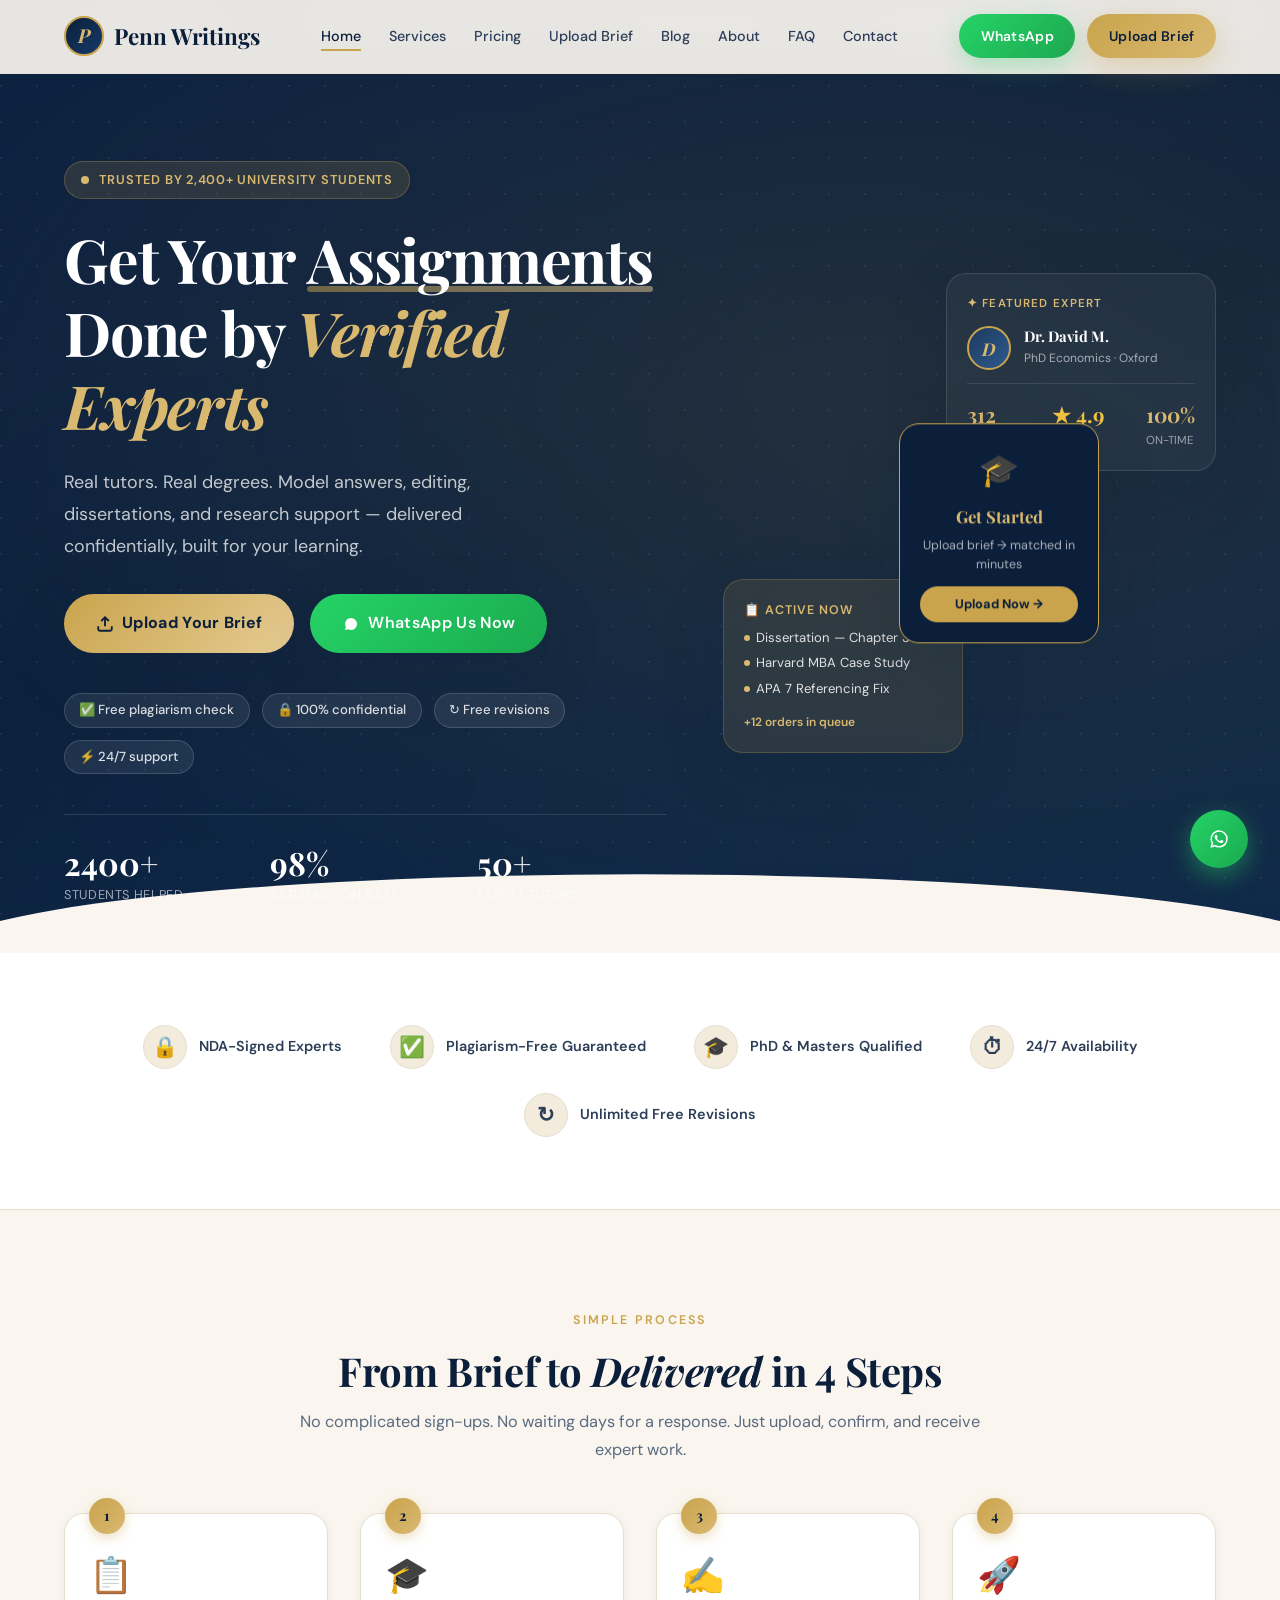
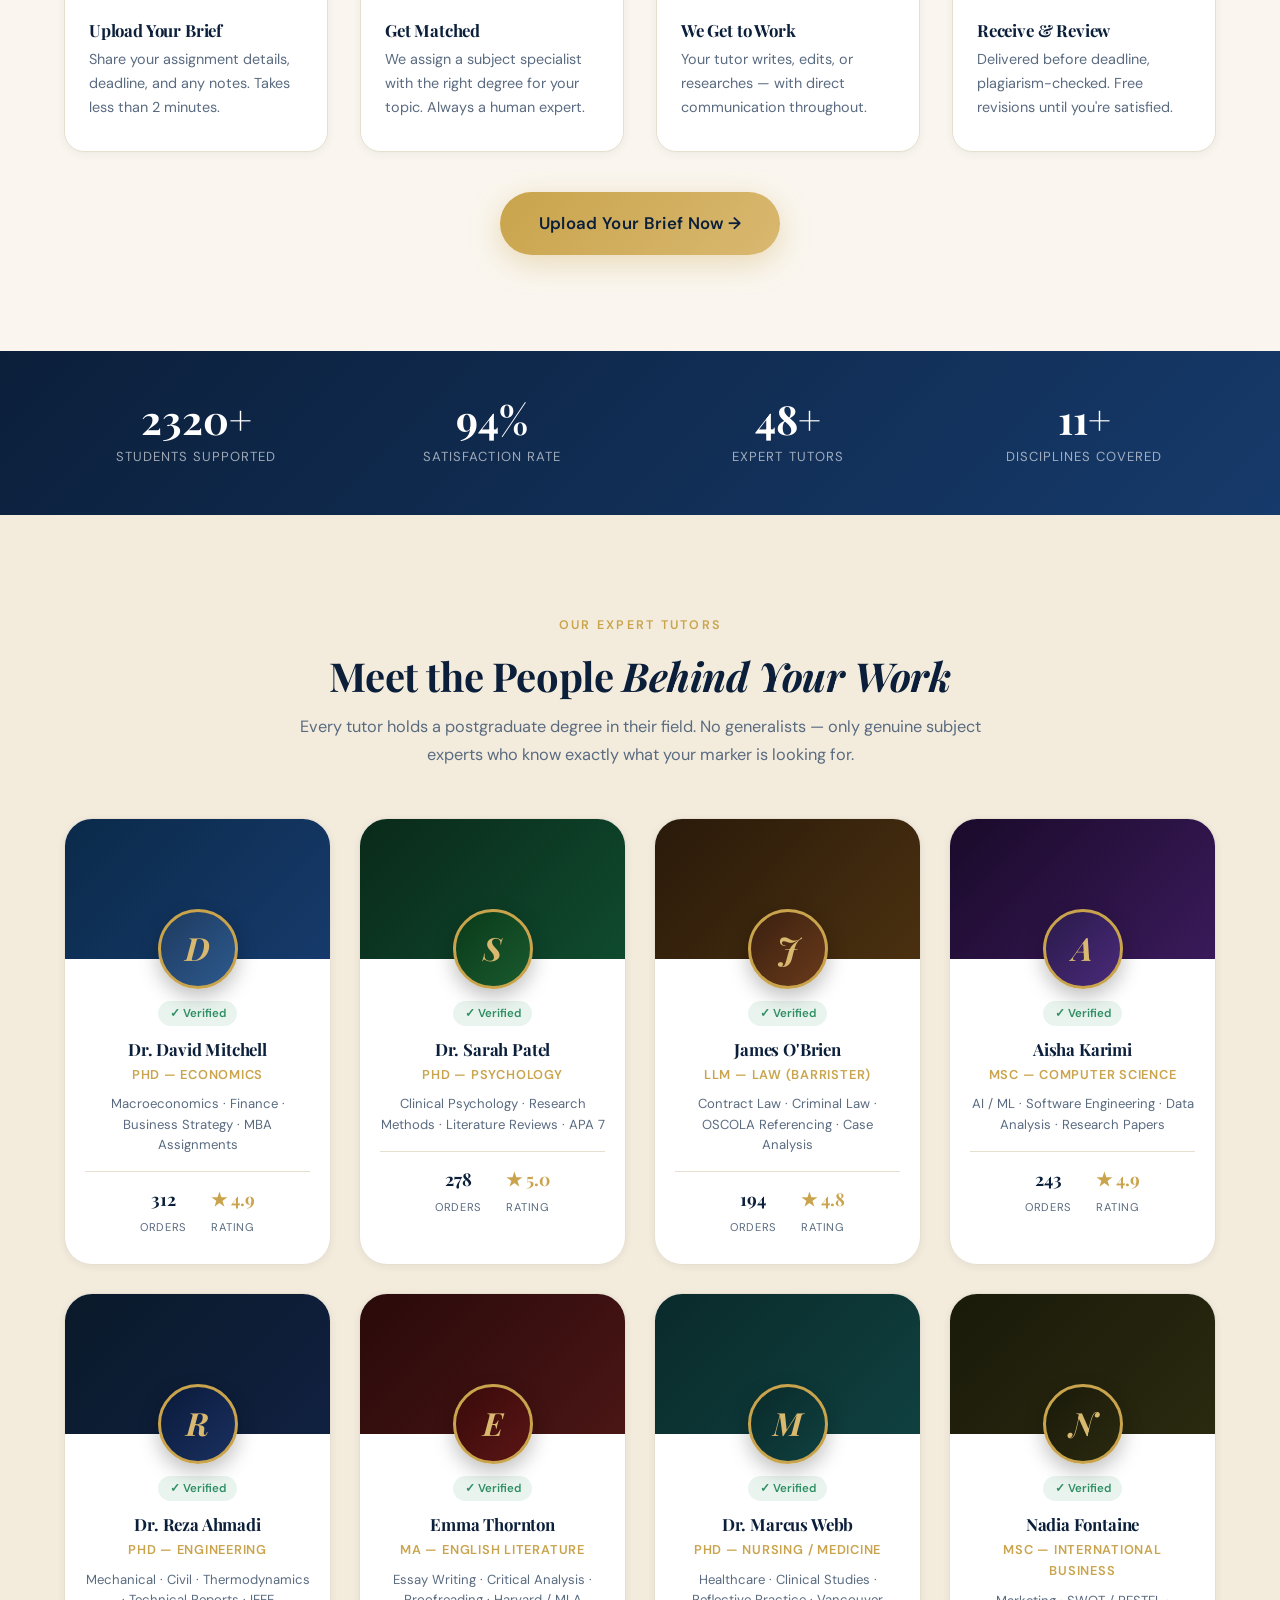
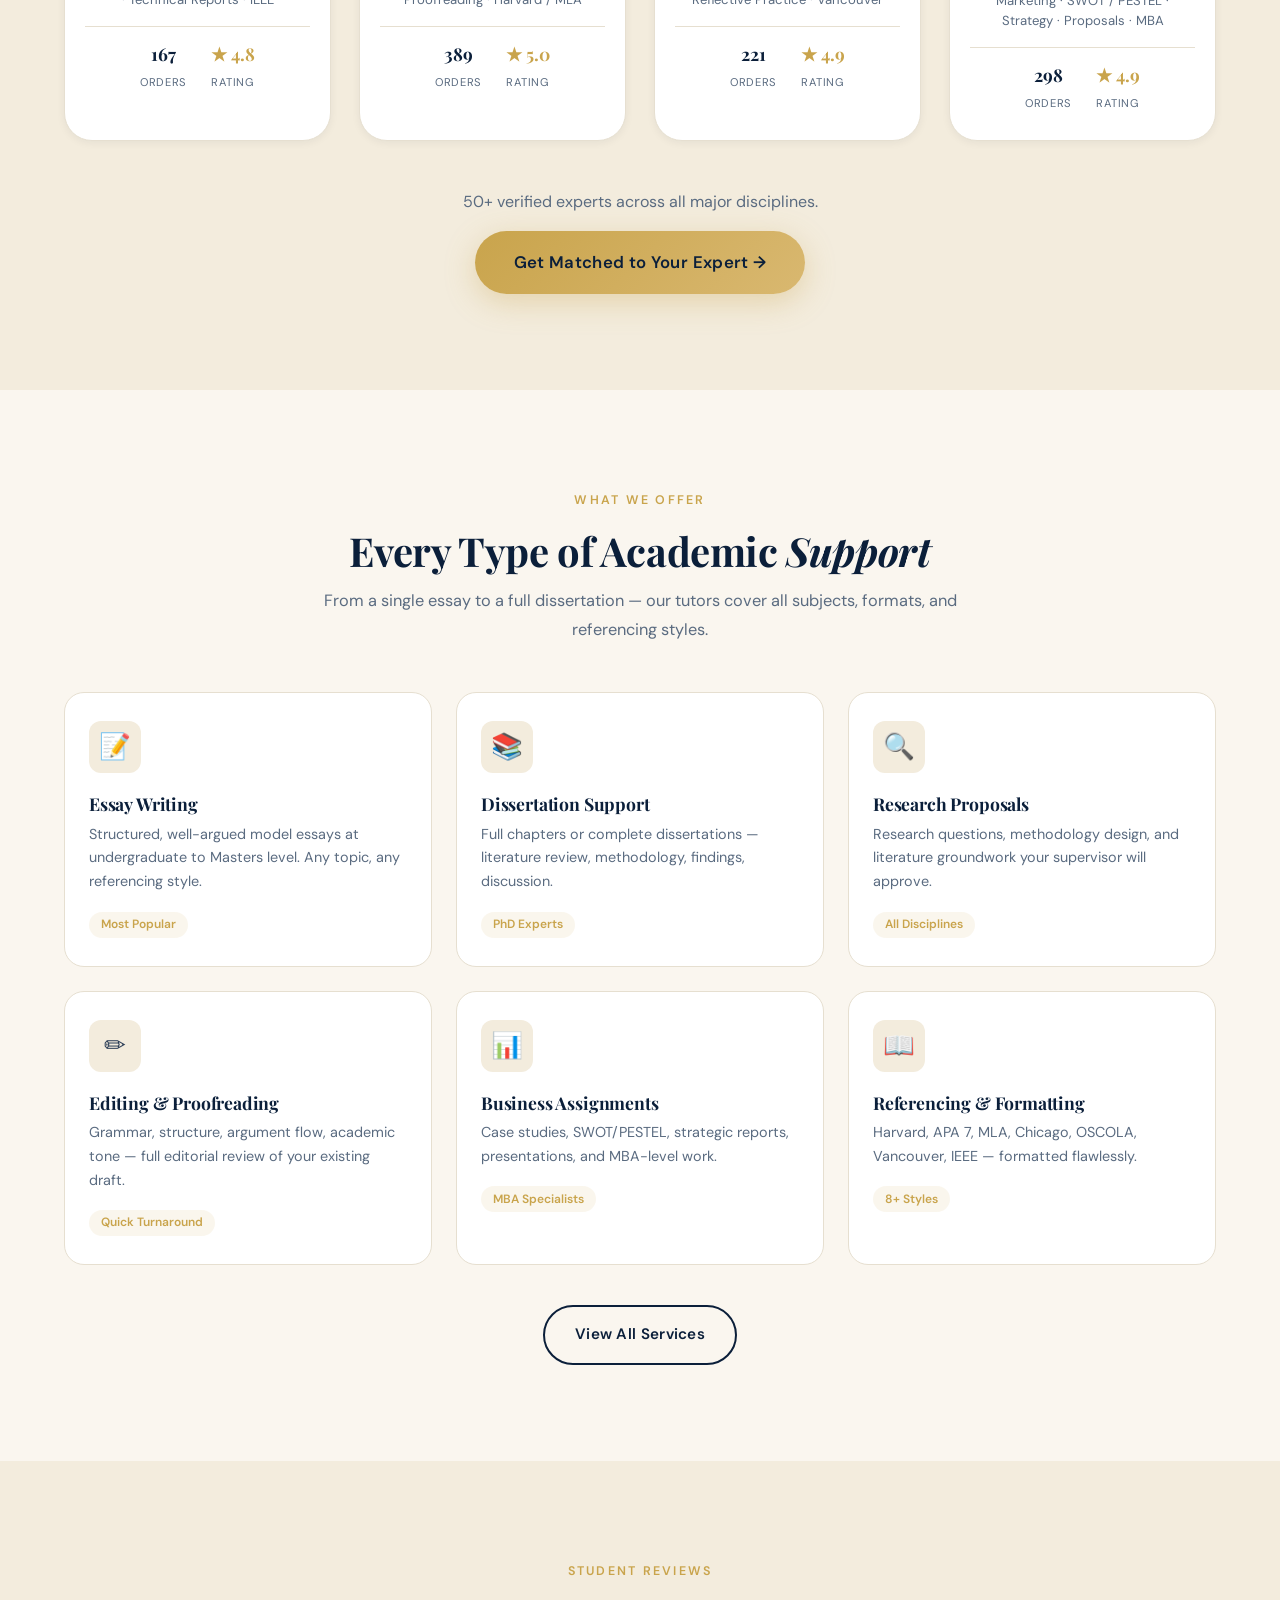
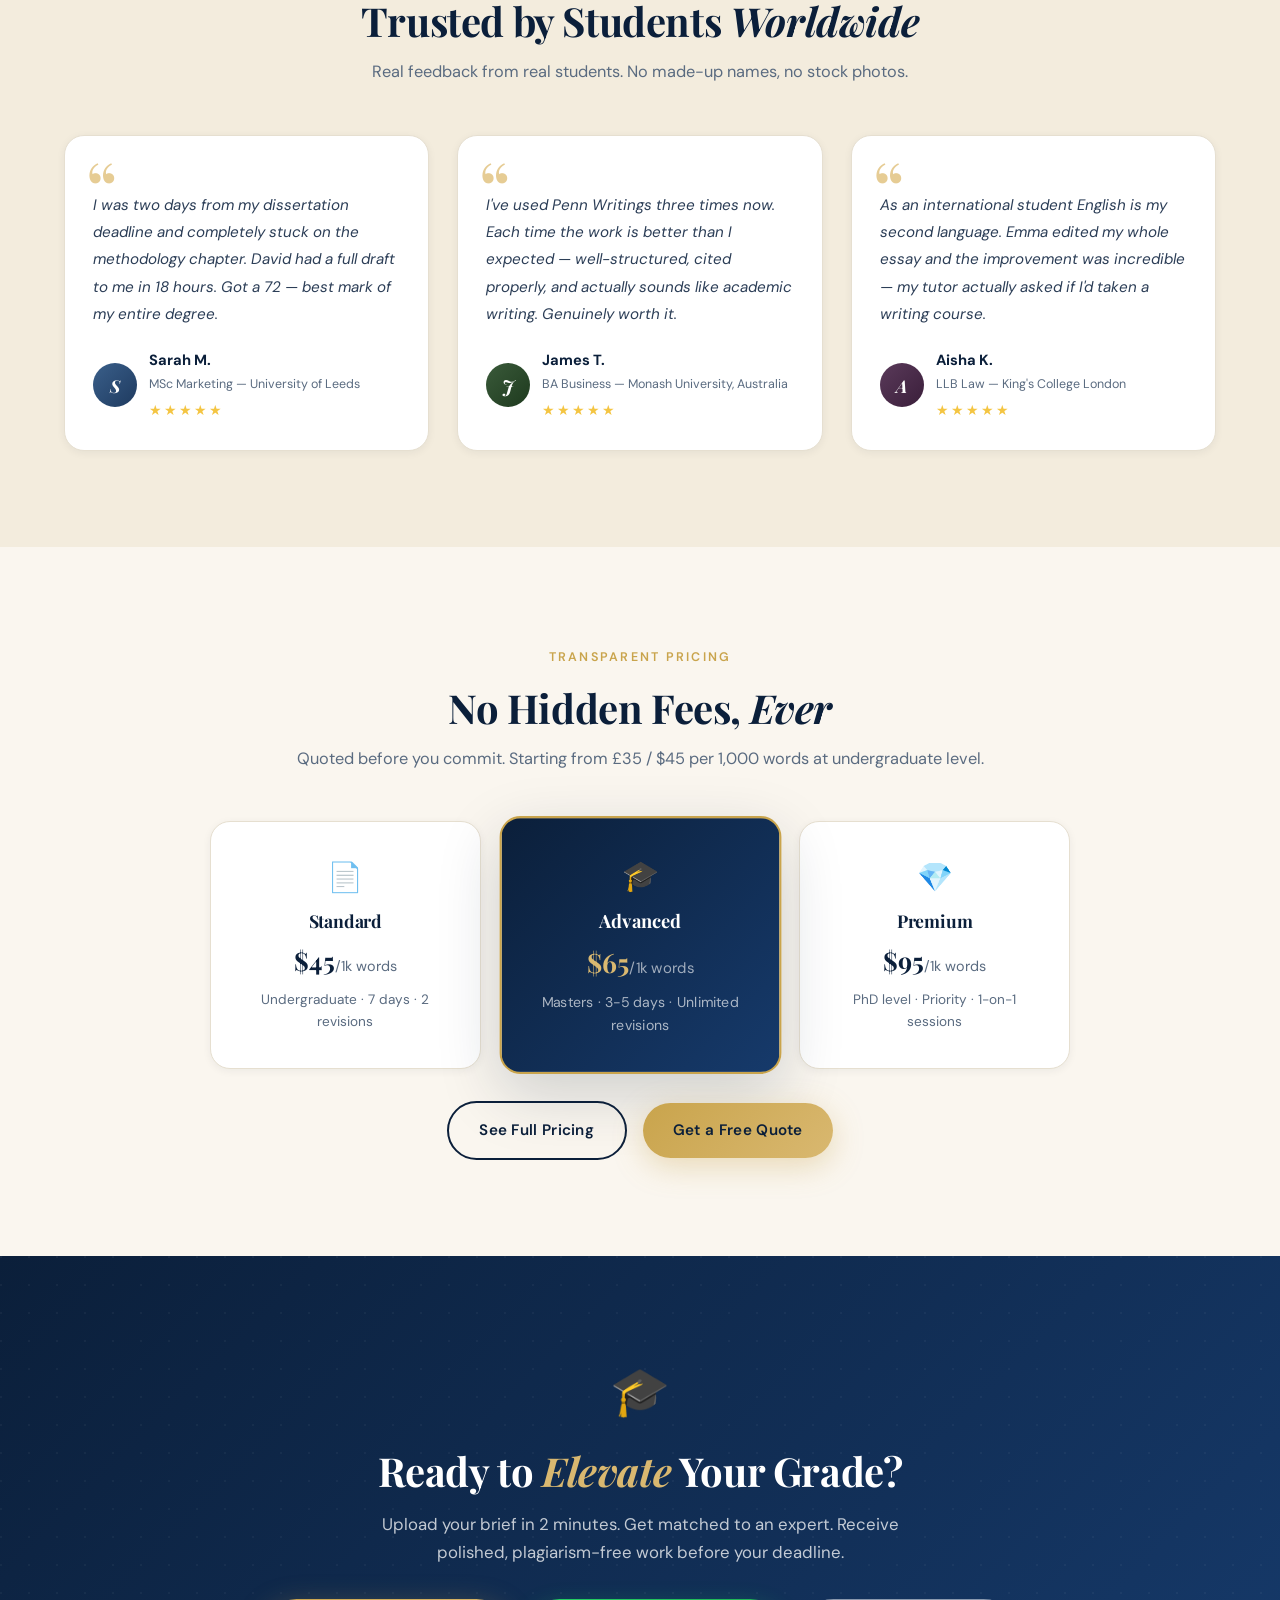
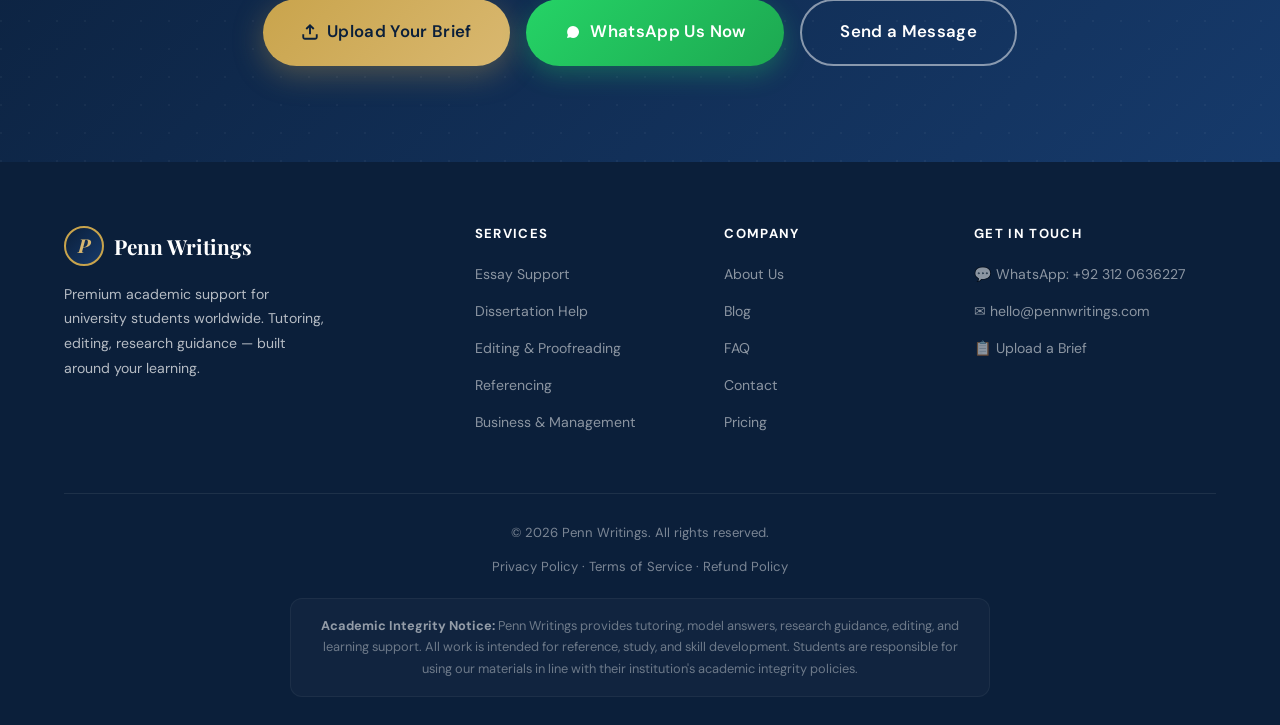
<file: index.html>
<!DOCTYPE html>
<html lang="en">
<head>
<meta charset="UTF-8" />
<meta name="viewport" content="width=device-width, initial-scale=1.0" />
<title>Penn Writings — Premium Academic Support, Tutoring & Editing for Students</title>
<meta name="description" content="Penn Writings offers premium academic support, tutoring, editing, and research guidance for university students. Essay help, dissertation support, referencing, and proofreading — confidential and student-friendly." />
<meta name="author" content="Penn Writings" />
<meta property="og:title" content="Penn Writings — Premium Academic Support for University Students" />
<meta property="og:description" content="Tutoring, editing, research guidance, and model answers for students worldwide." />
<meta property="og:type" content="website" />
<meta property="og:url" content="https://pennwritings.com/" />
<meta name="twitter:card" content="summary_large_image" />

<link rel="preconnect" href="https://fonts.googleapis.com" />
<link rel="preconnect" href="https://fonts.gstatic.com" crossorigin />
<link href="https://fonts.googleapis.com/css2?family=Playfair+Display:ital,wght@0,400;0,600;0,700;1,400;1,700&family=DM+Sans:opsz,wght@9..40,400;9..40,500;9..40,600;9..40,700&display=swap" rel="stylesheet" />

<style>
/* ============================================================
   PENN WRITINGS v2 — REFINED DESIGN SYSTEM
   ============================================================ */

:root {
  --navy-900: #0b1f3a;
  --navy-800: #102b4f;
  --navy-700: #163a6b;
  --navy-600: #1e4a82;
  --gold-500: #c9a44c;
  --gold-400: #d9b870;
  --gold-300: #e6cc94;
  --gold-100: rgba(201,164,76,0.1);
  --cream-100: #faf6ef;
  --cream-200: #f3ecdd;
  --white: #ffffff;
  --ink-900: #0a1628;
  --ink-700: #2c3e57;
  --ink-500: #5a6b80;
  --ink-300: #a8b3c2;
  --line: #e6dfd0;
  --success: #2f8f63;
  --danger: #c94a4a;
  --font-display: "Playfair Display", Georgia, serif;
  --font-body: "DM Sans", -apple-system, sans-serif;
  --container: 1200px;
  --radius-sm: 6px;
  --radius-md: 12px;
  --radius-lg: 20px;
  --radius-xl: 28px;
  --radius-pill: 999px;
  --shadow-sm: 0 2px 8px rgba(11,31,58,0.06);
  --shadow-md: 0 8px 24px rgba(11,31,58,0.10);
  --shadow-lg: 0 20px 60px rgba(11,31,58,0.18);
  --shadow-gold: 0 8px 30px rgba(201,164,76,0.35);
  --ease: cubic-bezier(0.4,0,0.2,1);
  --ease-out: cubic-bezier(0.16,1,0.3,1);
  --t-fast: 200ms;
  --t-mid: 380ms;
  --t-slow: 650ms;
}

*,*::before,*::after{box-sizing:border-box;margin:0;padding:0}
html{scroll-behavior:smooth;-webkit-text-size-adjust:100%}
body{font-family:var(--font-body);font-size:16px;line-height:1.65;color:var(--ink-700);background:var(--cream-100);overflow-x:hidden;-webkit-font-smoothing:antialiased}
img,svg{max-width:100%;display:block}
a{color:inherit;text-decoration:none;transition:color var(--t-fast) var(--ease)}
button{font:inherit;cursor:pointer;border:none;background:none}
input,textarea,select{font:inherit;color:inherit}
h1,h2,h3,h4,h5,h6{font-family:var(--font-display);font-weight:700;color:var(--navy-900);line-height:1.2;letter-spacing:-0.01em}
h1{font-size:clamp(2.2rem,5vw,3.8rem)}
h2{font-size:clamp(1.7rem,3.2vw,2.5rem)}
h3{font-size:clamp(1.2rem,2vw,1.5rem)}
h4{font-size:1.1rem}
p{margin-bottom:1rem}
:focus-visible{outline:2px solid var(--gold-500);outline-offset:3px;border-radius:3px}
@media(prefers-reduced-motion:reduce){*,*::before,*::after{animation-duration:.01ms!important;transition-duration:.01ms!important;scroll-behavior:auto!important}}

/* ── UTILITIES ── */
.container{width:100%;max-width:var(--container);margin:0 auto;padding:0 1.5rem}
.section{padding:clamp(3.5rem,8vw,6rem) 0}
.section-alt{background:var(--cream-200)}
.text-center{text-align:center}
.text-gold{color:var(--gold-500)}
.accent{color:var(--gold-500);font-style:italic}

.eyebrow{display:inline-block;font-family:var(--font-body);font-size:.78rem;font-weight:600;letter-spacing:.18em;text-transform:uppercase;color:var(--gold-500);margin-bottom:1rem;position:relative;padding-left:2.5rem}
.eyebrow::before{content:"";position:absolute;left:0;top:50%;width:2rem;height:1px;background:var(--gold-500)}
.eyebrow.center{padding-left:0}
.eyebrow.center::before{display:none}
.section-head{text-align:center;max-width:700px;margin:0 auto 3rem}
.section-head .eyebrow{padding-left:0}
.section-head .eyebrow::before{display:none}
.section-head h2{margin-bottom:.8rem}
.section-head p{color:var(--ink-500);font-size:1.02rem;line-height:1.75}

/* ── REVEAL ANIMATIONS ── */
.reveal{opacity:0;transform:translateY(28px);transition:opacity .7s var(--ease-out),transform .7s var(--ease-out)}
.reveal.is-visible{opacity:1;transform:none}
.reveal-delay-1{transition-delay:.12s}
.reveal-delay-2{transition-delay:.24s}
.reveal-delay-3{transition-delay:.36s}
.reveal-delay-4{transition-delay:.48s}

/* ── BUTTONS ── */
.btn{display:inline-flex;align-items:center;justify-content:center;gap:.5rem;padding:.95rem 1.9rem;font-family:var(--font-body);font-weight:600;font-size:.95rem;letter-spacing:.02em;border-radius:var(--radius-pill);transition:all var(--t-mid) var(--ease);cursor:pointer;position:relative;overflow:hidden;white-space:nowrap;border:none}
.btn-primary{background:linear-gradient(135deg,var(--gold-500),var(--gold-400));color:var(--navy-900);box-shadow:var(--shadow-gold)}
.btn-primary:hover{transform:translateY(-2px);box-shadow:0 12px 40px rgba(201,164,76,.45)}
.btn-primary:active{transform:translateY(0)}
.btn-secondary{background:var(--navy-900);color:var(--white)}
.btn-secondary:hover{background:var(--navy-700);transform:translateY(-2px)}
.btn-outline{background:transparent;color:var(--navy-900);border:2px solid var(--navy-900)}
.btn-outline:hover{background:var(--navy-900);color:var(--white)}
.btn-whatsapp{background:linear-gradient(135deg,#25d366,#1da851);color:#fff;box-shadow:0 8px 25px rgba(37,211,102,.3)}
.btn-whatsapp:hover{transform:translateY(-2px);box-shadow:0 12px 35px rgba(37,211,102,.4)}
.btn-outline-white{background:transparent;color:#fff;border:2px solid rgba(255,255,255,.5)}
.btn-outline-white:hover{background:rgba(255,255,255,.1);border-color:#fff}
.btn-lg{padding:1.1rem 2.4rem;font-size:1.05rem}
.btn-sm{padding:.65rem 1.35rem;font-size:.87rem}
.btn-block{width:100%}

/* ── PRELOADER ── */
.preloader{position:fixed;inset:0;background:var(--navy-900);display:flex;align-items:center;justify-content:center;z-index:9999;transition:opacity .6s ease,visibility .6s ease}
.preloader.hidden{opacity:0;visibility:hidden;pointer-events:none}
.preloader-mark{width:64px;height:64px;border-radius:50%;background:transparent;border:3px solid var(--gold-500);display:grid;place-items:center;font-family:var(--font-display);font-style:italic;font-size:1.8rem;color:var(--gold-400);animation:pulse-ring 1.2s ease-in-out infinite}
@keyframes pulse-ring{0%,100%{box-shadow:0 0 0 0 rgba(201,164,76,.4)}50%{box-shadow:0 0 0 14px rgba(201,164,76,0)}}

/* ── HEADER / NAV — FIXED Z-INDEX ── */
.site-header{position:fixed;top:0;left:0;right:0;z-index:1000;background:rgba(250,246,239,.92);backdrop-filter:blur(16px);-webkit-backdrop-filter:blur(16px);border-bottom:1px solid rgba(230,223,208,.5);transition:all var(--t-mid) var(--ease)}
.site-header.scrolled{background:rgba(255,255,255,.97);box-shadow:0 4px 24px rgba(11,31,58,.08)}
.nav-wrap{display:flex;align-items:center;justify-content:space-between;padding:.9rem 1.5rem;max-width:var(--container);margin:0 auto}
.logo{display:flex;align-items:center;gap:.6rem;font-family:var(--font-display);font-size:1.4rem;font-weight:700;color:var(--navy-900);z-index:1010;position:relative}
.logo-mark{width:40px;height:40px;background:linear-gradient(135deg,var(--navy-900),var(--navy-700));color:var(--gold-400);border-radius:50%;display:grid;place-items:center;font-family:var(--font-display);font-style:italic;font-size:1.2rem;border:2px solid var(--gold-500);flex-shrink:0}
.nav-menu{display:flex;align-items:center;gap:1.75rem;list-style:none}
.nav-menu a{font-size:.9rem;font-weight:500;color:var(--ink-700);position:relative;padding:.4rem 0;transition:color var(--t-fast) var(--ease)}
.nav-menu a::after{content:"";position:absolute;bottom:0;left:0;width:0;height:2px;background:var(--gold-500);transition:width var(--t-mid) var(--ease)}
.nav-menu a:hover,.nav-menu a.active{color:var(--navy-900)}
.nav-menu a:hover::after,.nav-menu a.active::after{width:100%}
.nav-cta{display:flex;align-items:center;gap:.75rem}
.hamburger{display:none;width:36px;height:36px;flex-direction:column;justify-content:center;align-items:center;gap:5px;z-index:1010;position:relative;border-radius:var(--radius-sm)}
.hamburger span{display:block;width:22px;height:2px;background:var(--navy-900);border-radius:2px;transition:all var(--t-mid) var(--ease)}
.hamburger.active span:nth-child(1){transform:translateY(7px) rotate(45deg)}
.hamburger.active span:nth-child(2){opacity:0;transform:scaleX(0)}
.hamburger.active span:nth-child(3){transform:translateY(-7px) rotate(-45deg)}

/* MOBILE NAV — FIXED OVERLAY Z-INDEX */
@media(max-width:960px){
  .nav-menu{
    position:fixed;
    top:0;left:0;right:0;bottom:0;
    background:var(--navy-900);
    flex-direction:column;
    justify-content:center;
    align-items:center;
    gap:2.2rem;
    z-index:1005;
    transform:translateX(100%);
    transition:transform var(--t-slow) var(--ease-out);
    padding:5rem 2rem 2rem;
  }
  .nav-menu.open{transform:translateX(0)}
  .nav-menu a{font-size:1.5rem;font-family:var(--font-display);color:var(--cream-100);font-weight:700}
  .nav-menu a::after{background:var(--gold-500)}
  .nav-menu a:hover,.nav-menu a.active{color:var(--gold-400)}
  .hamburger{display:flex}
  .hamburger.active span{background:var(--white)}
  .nav-cta .btn{display:none}
  /* Extra WhatsApp link in mobile menu */
  .mobile-wa{display:flex!important}
}
@media(min-width:961px){.mobile-wa{display:none!important}}

/* ── HERO ── */
.hero{
  position:relative;
  min-height:100vh;
  display:flex;
  align-items:center;
  padding:calc(80px + 2rem) 0 3rem;
  background:
    radial-gradient(ellipse 80% 60% at 70% 40%,rgba(201,164,76,.12),transparent),
    radial-gradient(ellipse 60% 80% at 20% 80%,rgba(22,58,107,.1),transparent),
    linear-gradient(160deg,#0d2240 0%,#0b1f3a 50%,#0f2a4a 100%);
  overflow:hidden;
}
/* Dot grid */
.hero::before{content:"";position:absolute;inset:0;background-image:radial-gradient(circle at 1px 1px,rgba(255,255,255,.06) 1px,transparent 0);background-size:36px 36px;pointer-events:none}
/* Gold arc */
.hero::after{content:"";position:absolute;bottom:-1px;left:0;right:0;height:80px;background:var(--cream-100);clip-path:ellipse(55% 100% at 50% 100%)}

.hero-grid{display:grid;grid-template-columns:1.1fr .9fr;gap:3.5rem;align-items:center;position:relative;z-index:2}

.hero-badge{display:inline-flex;align-items:center;gap:.6rem;background:rgba(201,164,76,.15);border:1px solid rgba(201,164,76,.3);border-radius:var(--radius-pill);padding:.45rem 1rem;font-size:.8rem;font-weight:600;color:var(--gold-400);letter-spacing:.06em;text-transform:uppercase;margin-bottom:1.5rem}
.hero-badge-dot{width:8px;height:8px;border-radius:50%;background:var(--gold-400);animation:blink 2s ease-in-out infinite}
@keyframes blink{0%,100%{opacity:1}50%{opacity:.3}}

.hero-content h1{color:#fff;margin-bottom:1.5rem;letter-spacing:-.02em}
.hero-content h1 em{color:var(--gold-400);font-style:italic}
.hero-content h1 .underline-gold{position:relative;display:inline-block}
.hero-content h1 .underline-gold::after{content:"";position:absolute;bottom:4px;left:0;width:100%;height:6px;background:linear-gradient(90deg,var(--gold-500),var(--gold-300));z-index:-1;opacity:.5;border-radius:3px}

.hero-lead{font-size:clamp(1rem,1.4vw,1.12rem);color:rgba(255,255,255,.75);margin-bottom:2rem;max-width:500px;line-height:1.8}

/* CTA BUTTONS — PROMINENT, SLIDING */
.hero-actions{display:flex;flex-wrap:wrap;gap:1rem;margin-bottom:2.5rem}
.hero-actions .btn{font-size:1rem;padding:1rem 2rem;box-shadow:var(--shadow-lg)}
.btn-hero-primary{background:linear-gradient(135deg,var(--gold-500),var(--gold-300));color:var(--navy-900)!important;font-weight:700}
.btn-hero-primary:hover{transform:translateY(-3px) scale(1.02);box-shadow:0 16px 50px rgba(201,164,76,.5)}
.btn-hero-wa{background:linear-gradient(135deg,#25d366,#1aaa50);color:#fff!important}
.btn-hero-wa:hover{transform:translateY(-3px) scale(1.02);box-shadow:0 16px 40px rgba(37,211,102,.45)}

/* Trust pills below buttons */
.hero-trust{display:flex;flex-wrap:wrap;gap:.75rem;margin-bottom:2.5rem}
.trust-pill{display:inline-flex;align-items:center;gap:.4rem;background:rgba(255,255,255,.08);border:1px solid rgba(255,255,255,.15);border-radius:var(--radius-pill);padding:.35rem .9rem;font-size:.82rem;color:rgba(255,255,255,.85);font-weight:500}
.trust-pill svg,.trust-pill span:first-child{color:var(--gold-400)}

/* Hero stats */
.hero-stats{display:grid;grid-template-columns:repeat(3,1fr);gap:1rem;padding-top:2rem;border-top:1px solid rgba(255,255,255,.12)}
.hero-stat-num{font-family:var(--font-display);font-size:2rem;font-weight:700;color:#fff;line-height:1;display:block}
.hero-stat-num sup{font-size:1rem;color:var(--gold-400)}
.hero-stat-label{font-size:.8rem;color:rgba(255,255,255,.6);margin-top:.3rem;text-transform:uppercase;letter-spacing:.05em}

/* Hero visual — teacher preview cards */
.hero-visual{position:relative;height:520px}
@keyframes float{0%,100%{transform:translateY(0)}50%{transform:translateY(-10px)}}
@keyframes float2{0%,100%{transform:translateY(0)}50%{transform:translateY(-8px)}}

.hero-card{position:absolute;background:rgba(255,255,255,.04);backdrop-filter:blur(12px);border:1px solid rgba(255,255,255,.12);border-radius:var(--radius-lg);padding:1.25rem;box-shadow:var(--shadow-lg)}
.hero-card-main{top:0;right:0;width:270px;animation:float 7s ease-in-out infinite}
.hero-card-main .card-label{font-size:.72rem;font-weight:600;text-transform:uppercase;letter-spacing:.1em;color:var(--gold-400);margin-bottom:.8rem}
.hero-card-main .rating{display:flex;align-items:center;gap:.4rem;margin-top:.6rem;font-size:.82rem;color:rgba(255,255,255,.7)}
.hero-card-main .stars{color:#f4c542;letter-spacing:2px}

.hero-card-side{bottom:40px;left:0;width:240px;animation:float2 7s ease-in-out infinite 2s;background:rgba(201,164,76,.12);border-color:rgba(201,164,76,.25)}
.hero-card-center{top:50%;left:50%;transform:translate(-35%,-50%);width:200px;background:var(--navy-900);border-color:var(--gold-500);text-align:center;animation:float 7s ease-in-out infinite 1s}

.teacher-mini{display:flex;align-items:center;gap:.8rem}
.teacher-avatar{width:44px;height:44px;border-radius:50%;border:2px solid var(--gold-500);overflow:hidden;flex-shrink:0;display:flex;align-items:center;justify-content:center;font-family:var(--font-display);font-style:italic;font-weight:700;font-size:1.1rem;color:var(--gold-400)}
.teacher-avatar.bg1{background:linear-gradient(135deg,#1e3a5f,#2d5a8e)}
.teacher-avatar.bg2{background:linear-gradient(135deg,#1a4a3a,#2d7a5e)}
.teacher-avatar.bg3{background:linear-gradient(135deg,#3a1e1e,#6b3030)}
.teacher-avatar.bg4{background:linear-gradient(135deg,#2a1a4a,#4a2d7a)}
.teacher-info-name{font-family:var(--font-display);font-weight:700;font-size:.92rem;color:#fff;line-height:1.2}
.teacher-info-deg{font-size:.75rem;color:rgba(255,255,255,.6);margin-top:.2rem}

.card-stat{margin-top:.8rem;padding-top:.8rem;border-top:1px solid rgba(255,255,255,.1);display:flex;justify-content:space-between;align-items:center}
.card-stat-val{font-family:var(--font-display);font-size:1.3rem;font-weight:700;color:var(--gold-400)}
.card-stat-lbl{font-size:.72rem;color:rgba(255,255,255,.55);text-transform:uppercase}

.order-mini{margin-top:.7rem}
.order-mini-title{font-size:.78rem;color:var(--gold-400);font-weight:600;text-transform:uppercase;letter-spacing:.08em;margin-bottom:.4rem}
.order-mini-item{font-size:.82rem;color:rgba(255,255,255,.8);display:flex;align-items:center;gap:.4rem;margin-bottom:.25rem}
.order-dot{width:6px;height:6px;border-radius:50%;background:var(--gold-400);flex-shrink:0}

@media(max-width:960px){
  .hero-grid{grid-template-columns:1fr;text-align:center;gap:2.5rem}
  .hero-lead{margin-left:auto;margin-right:auto}
  .hero-actions{justify-content:center}
  .hero-trust{justify-content:center}
  .hero-stats{grid-template-columns:repeat(3,1fr)}
  .hero-visual{height:280px;margin-top:-1rem}
  .hero-card-main{top:0;right:0;width:200px;padding:1rem}
  .hero-card-side{display:none}
  .hero-card-center{width:160px;padding:1rem}
}
@media(max-width:560px){
  .hero-visual{height:200px}
  .hero-card-main{width:170px;font-size:.85em}
}

/* ── SLIDING ANNOUNCEMENT BANNER ── */
.announcement-bar{background:linear-gradient(90deg,var(--navy-800),var(--navy-700));color:#fff;padding:.55rem 0;overflow:hidden;position:relative}
.announcement-bar::before,.announcement-bar::after{content:"";position:absolute;top:0;bottom:0;width:80px;z-index:2}
.announcement-bar::before{left:0;background:linear-gradient(90deg,var(--navy-800),transparent)}
.announcement-bar::after{right:0;background:linear-gradient(-90deg,var(--navy-800),transparent)}
.ticker-wrap{display:flex;align-items:center;gap:0}
.ticker-track{display:flex;gap:3rem;animation:ticker 30s linear infinite;white-space:nowrap;will-change:transform}
.ticker-track:hover{animation-play-state:paused}
.ticker-item{display:inline-flex;align-items:center;gap:.6rem;font-size:.82rem;font-weight:500;color:rgba(255,255,255,.85)}
.ticker-sep{color:var(--gold-400);font-size:1.2rem;flex-shrink:0}
@keyframes ticker{0%{transform:translateX(0)}100%{transform:translateX(-50%)}}

/* ── HOW IT WORKS ── */
.steps-grid{display:grid;grid-template-columns:repeat(4,1fr);gap:2rem;counter-reset:steps}
@media(max-width:900px){.steps-grid{grid-template-columns:repeat(2,1fr)}}
@media(max-width:500px){.steps-grid{grid-template-columns:1fr}}
.step-card{position:relative;background:#fff;padding:2rem 1.5rem;border-radius:var(--radius-lg);border:1px solid var(--line);box-shadow:var(--shadow-sm);transition:transform .3s ease,box-shadow .3s ease;counter-increment:steps}
.step-card:hover{transform:translateY(-5px);box-shadow:var(--shadow-md)}
.step-card::before{content:counter(steps);position:absolute;top:-16px;left:1.5rem;width:36px;height:36px;background:linear-gradient(135deg,var(--gold-500),var(--gold-400));color:var(--navy-900);border-radius:50%;display:grid;place-items:center;font-weight:700;font-size:.9rem;font-family:var(--font-display);box-shadow:0 4px 12px rgba(201,164,76,.35)}
.step-icon{font-size:2.2rem;margin-bottom:1rem}
.step-card h4{margin-bottom:.5rem;font-size:1.05rem}
.step-card p{color:var(--ink-500);font-size:.9rem;margin:0;line-height:1.65}

/* ── SERVICES ── */
.services-grid{display:grid;grid-template-columns:repeat(3,1fr);gap:1.5rem}
@media(max-width:900px){.services-grid{grid-template-columns:repeat(2,1fr)}}
@media(max-width:560px){.services-grid{grid-template-columns:1fr}}
.service-card{background:#fff;border:1px solid var(--line);border-radius:var(--radius-lg);padding:1.75rem 1.5rem;position:relative;overflow:hidden;transition:transform .3s ease,box-shadow .3s ease;cursor:pointer}
.service-card::before{content:"";position:absolute;top:0;left:0;right:0;height:3px;background:linear-gradient(90deg,var(--gold-500),var(--gold-300));transform:scaleX(0);transform-origin:left;transition:transform .35s var(--ease)}
.service-card:hover::before{transform:scaleX(1)}
.service-card:hover{transform:translateY(-5px);box-shadow:var(--shadow-md)}
.service-icon{width:52px;height:52px;border-radius:var(--radius-md);background:var(--cream-200);display:grid;place-items:center;font-size:1.6rem;margin-bottom:1.25rem;transition:background .3s ease}
.service-card:hover .service-icon{background:var(--gold-100)}
.service-card h3{font-size:1.1rem;margin-bottom:.5rem}
.service-card p{color:var(--ink-500);font-size:.9rem;margin-bottom:1rem;line-height:1.65}
.service-tag{display:inline-block;font-size:.75rem;font-weight:600;color:var(--gold-500);background:var(--gold-100);border-radius:var(--radius-pill);padding:.2rem .75rem}

/* ── TEACHERS SECTION ── */
.teachers-grid{display:grid;grid-template-columns:repeat(4,1fr);gap:1.75rem}
@media(max-width:1000px){.teachers-grid{grid-template-columns:repeat(2,1fr)}}
@media(max-width:560px){.teachers-grid{grid-template-columns:1fr}}
.teacher-card{background:#fff;border:1px solid var(--line);border-radius:var(--radius-xl);overflow:hidden;box-shadow:var(--shadow-sm);transition:transform .35s var(--ease),box-shadow .35s var(--ease)}
.teacher-card:hover{transform:translateY(-8px);box-shadow:var(--shadow-lg)}
.teacher-card-top{height:140px;position:relative;display:flex;align-items:flex-end;justify-content:center;padding-bottom:0}
.teacher-card-top.c1{background:linear-gradient(135deg,#0b2a4a 0%,#163a6b 100%)}
.teacher-card-top.c2{background:linear-gradient(135deg,#0a2a1a 0%,#0f4a2e 100%)}
.teacher-card-top.c3{background:linear-gradient(135deg,#2a1a0a 0%,#4a3010 100%)}
.teacher-card-top.c4{background:linear-gradient(135deg,#1a0a2a 0%,#3a1a5a 100%)}
.teacher-card-top.c5{background:linear-gradient(135deg,#0a1a2a 0%,#102040 100%)}
.teacher-card-top.c6{background:linear-gradient(135deg,#2a0a0a 0%,#4a1515 100%)}
.teacher-card-top.c7{background:linear-gradient(135deg,#0a2a2a 0%,#104040 100%)}
.teacher-card-top.c8{background:linear-gradient(135deg,#1a1a0a 0%,#2a2a10 100%)}
.teacher-avatar-lg{width:80px;height:80px;border-radius:50%;border:3px solid var(--gold-500);display:flex;align-items:center;justify-content:center;font-family:var(--font-display);font-style:italic;font-size:2rem;font-weight:700;color:var(--gold-400);position:absolute;bottom:-30px;left:50%;transform:translateX(-50%);box-shadow:0 8px 20px rgba(0,0,0,.25)}
.teacher-card-body{padding:2.5rem 1.25rem 1.5rem;text-align:center}
.teacher-card-body h4{font-size:1.05rem;margin-bottom:.3rem}
.teacher-degree{font-size:.8rem;color:var(--gold-500);font-weight:600;text-transform:uppercase;letter-spacing:.06em;margin-bottom:.6rem}
.teacher-subjects{font-size:.82rem;color:var(--ink-500);margin-bottom:1rem;line-height:1.55}
.teacher-stats{display:flex;justify-content:center;gap:1.5rem;padding-top:.75rem;border-top:1px solid var(--line)}
.teacher-stat{text-align:center}
.teacher-stat-val{display:block;font-family:var(--font-display);font-size:1.1rem;font-weight:700;color:var(--navy-900)}
.teacher-stat-lbl{font-size:.7rem;color:var(--ink-500);text-transform:uppercase;letter-spacing:.06em}
.teacher-badge{display:inline-flex;align-items:center;gap:.3rem;background:rgba(47,143,99,.1);color:var(--success);border-radius:var(--radius-pill);padding:.2rem .7rem;font-size:.72rem;font-weight:600;margin-bottom:.8rem}

/* ── TESTIMONIALS ── */
.testimonials-grid{display:grid;grid-template-columns:repeat(3,1fr);gap:1.75rem}
@media(max-width:900px){.testimonials-grid{grid-template-columns:1fr}}
.testimonial-card{background:#fff;border:1px solid var(--line);border-radius:var(--radius-lg);padding:1.75rem;position:relative;box-shadow:var(--shadow-sm);transition:transform .3s ease,box-shadow .3s ease}
.testimonial-card:hover{transform:translateY(-4px);box-shadow:var(--shadow-md)}
.testimonial-card::before{content:"\201C";position:absolute;top:.75rem;left:1.25rem;font-family:var(--font-display);font-size:5rem;line-height:1;color:var(--gold-300);pointer-events:none}
.testimonial-text{font-size:.95rem;color:var(--ink-700);line-height:1.8;margin-bottom:1.25rem;padding-top:1.75rem;font-style:italic}
.testimonial-author{display:flex;align-items:center;gap:.75rem}
.testimonial-avatar{width:44px;height:44px;border-radius:50%;display:flex;align-items:center;justify-content:center;font-family:var(--font-display);font-style:italic;font-weight:700;font-size:1.1rem;color:#fff;flex-shrink:0}
.ta1{background:linear-gradient(135deg,#3a5f8a,#1e3a5f)}
.ta2{background:linear-gradient(135deg,#3a5a3a,#1e3a1e)}
.ta3{background:linear-gradient(135deg,#5a3a5a,#3a1e3a)}
.testimonial-name{font-weight:700;font-size:.92rem;color:var(--navy-900)}
.testimonial-sub{font-size:.78rem;color:var(--ink-500);margin-top:.1rem}
.testimonial-stars{color:#f4c542;font-size:.85rem;letter-spacing:2px;margin-top:.3rem}

/* ── TRUST STRIP ── */
.trust-strip{display:flex;flex-wrap:wrap;justify-content:center;gap:1.5rem 3rem;padding:2.5rem 0}
.trust-item{display:flex;align-items:center;gap:.75rem;font-size:.9rem;font-weight:600;color:var(--ink-700)}
.trust-item-icon{width:44px;height:44px;border-radius:50%;background:var(--cream-200);display:grid;place-items:center;font-size:1.3rem;flex-shrink:0;border:1px solid var(--line)}

/* ── STATS COUNTER BAR ── */
.stats-bar{background:linear-gradient(135deg,var(--navy-900),var(--navy-700));padding:3rem 0}
.stats-bar-grid{display:grid;grid-template-columns:repeat(4,1fr);gap:2rem}
@media(max-width:700px){.stats-bar-grid{grid-template-columns:repeat(2,1fr)}}
.stats-bar-item{text-align:center}
.stats-bar-num{font-family:var(--font-display);font-size:2.5rem;font-weight:700;color:#fff;display:block;line-height:1}
.stats-bar-num sup{font-size:1.2rem;color:var(--gold-400)}
.stats-bar-label{font-size:.82rem;color:rgba(255,255,255,.6);text-transform:uppercase;letter-spacing:.08em;margin-top:.4rem}

/* ── CTA BAND ── */
.cta-band{background:linear-gradient(135deg,var(--navy-900) 0%,var(--navy-700) 100%);position:relative;overflow:hidden}
.cta-band::before{content:"";position:absolute;inset:0;background-image:radial-gradient(circle at 1px 1px,rgba(255,255,255,.04) 1px,transparent 0);background-size:28px 28px;pointer-events:none}
.cta-band .container{position:relative;z-index:2;text-align:center}
.cta-band h2{color:#fff;margin-bottom:1rem}
.cta-band h2 .accent{color:var(--gold-400)}
.cta-band p{color:rgba(255,255,255,.75);max-width:560px;margin:0 auto 2rem;font-size:1.05rem}
.cta-band .actions{display:flex;justify-content:center;flex-wrap:wrap;gap:1rem}

/* ── FOOTER ── */
.site-footer{background:var(--navy-900);color:rgba(255,255,255,.7);padding:4rem 0 0}
.footer-grid{display:grid;grid-template-columns:1.8fr 1fr 1fr 1.2fr;gap:3rem;padding-bottom:3rem;border-bottom:1px solid rgba(255,255,255,.08)}
@media(max-width:900px){.footer-grid{grid-template-columns:1fr 1fr}}
@media(max-width:560px){.footer-grid{grid-template-columns:1fr}}
.footer-logo{display:flex;align-items:center;gap:.6rem;font-family:var(--font-display);font-size:1.3rem;font-weight:700;color:#fff;margin-bottom:1rem}
.footer-col p{font-size:.88rem;line-height:1.75;max-width:260px}
.footer-col h5{color:#fff;font-family:var(--font-body);font-size:.82rem;font-weight:700;letter-spacing:.1em;text-transform:uppercase;margin-bottom:1.25rem}
.footer-col ul{list-style:none}
.footer-col ul li{margin-bottom:.65rem}
.footer-col ul a{font-size:.88rem;opacity:.75;transition:opacity var(--t-fast) var(--ease),color var(--t-fast) var(--ease)}
.footer-col ul a:hover{opacity:1;color:var(--gold-400)}
.footer-bottom{display:flex;flex-direction:column;align-items:center;gap:.75rem;padding:1.75rem 0;font-size:.82rem;opacity:.65;text-align:center}
.footer-bottom a:hover{color:var(--gold-400);opacity:1}
.integrity{background:rgba(255,255,255,.04);border:1px solid rgba(255,255,255,.08);border-radius:var(--radius-md);padding:1rem 1.25rem;font-size:.8rem;line-height:1.7;max-width:700px;margin-top:.5rem;opacity:1!important;color:rgba(255,255,255,.6)}
.integrity strong{color:rgba(255,255,255,.85)}

/* ── FLOAT BUTTONS ── */
.float-whatsapp{position:fixed;bottom:2rem;right:2rem;width:58px;height:58px;background:linear-gradient(135deg,#25d366,#1aaa50);border-radius:50%;display:flex;align-items:center;justify-content:center;color:#fff;box-shadow:0 8px 25px rgba(37,211,102,.45);z-index:990;animation:wa-pulse 2.5s ease-in-out infinite;transition:transform .2s ease}
.float-whatsapp:hover{transform:scale(1.12)}
@keyframes wa-pulse{0%,100%{box-shadow:0 8px 25px rgba(37,211,102,.45)}50%{box-shadow:0 8px 45px rgba(37,211,102,.7)}}
.float-top{position:fixed;bottom:6.5rem;right:2rem;width:44px;height:44px;background:#fff;border-radius:50%;display:grid;place-items:center;color:var(--navy-900);box-shadow:var(--shadow-md);z-index:990;opacity:0;pointer-events:none;transition:opacity .3s ease,transform .3s ease;border:1px solid var(--line)}
.float-top.visible{opacity:1;pointer-events:auto}
.float-top:hover{transform:translateY(-3px)}
</style>
</head>
<body>

<!-- Preloader -->
<div class="preloader" id="preloader" aria-hidden="true">
  <div class="preloader-mark">P</div>
</div>

<!-- Header -->
<header class="site-header" id="siteHeader">
  <div class="nav-wrap">
    <a href="index.html" class="logo" aria-label="Penn Writings home">
      <span class="logo-mark">P</span>
      <span>Penn Writings</span>
    </a>

    <nav aria-label="Primary">
      <ul class="nav-menu" id="navMenu">
        <li><a href="index.html" class="active">Home</a></li>
        <li><a href="services.html">Services</a></li>
        <li><a href="pricing.html">Pricing</a></li>
        <li><a href="upload-brief.html">Upload Brief</a></li>
        <li><a href="blog.html">Blog</a></li>
        <li><a href="about.html">About</a></li>
        <li><a href="faq.html">FAQ</a></li>
        <li><a href="contact.html">Contact</a></li>
        <!-- Mobile only WhatsApp -->
        <li class="mobile-wa" style="display:none">
          <a href="https://wa.me/923120636227" target="_blank" rel="noopener" style="color:#25d366!important;display:flex;align-items:center;gap:.5rem">
            <svg width="22" height="22" viewBox="0 0 24 24" fill="currentColor"><path d="M17.6 6.32A7.85 7.85 0 0 0 12.05 4a7.94 7.94 0 0 0-6.84 11.9L4 20l4.21-1.1a7.93 7.93 0 0 0 3.84.98h.01a7.94 7.94 0 0 0 5.54-13.56z"/></svg>
            WhatsApp Us
          </a>
        </li>
      </ul>
    </nav>

    <div class="nav-cta">
      <a href="https://wa.me/923120636227" class="btn btn-whatsapp btn-sm" target="_blank" rel="noopener">WhatsApp</a>
      <a href="upload-brief.html" class="btn btn-primary btn-sm">Upload Brief</a>
    </div>

    <button class="hamburger" id="hamburger" aria-label="Toggle menu" aria-controls="navMenu" aria-expanded="false">
      <span></span><span></span><span></span>
    </button>
  </div>
</header>

<main>

<!-- Announcement ticker -->
<div class="announcement-bar">
  <div class="container">
    <div class="ticker-wrap">
      <div class="ticker-track" id="tickerTrack">
        <span class="ticker-item"><span style="color:var(--gold-400)">✦</span> Confidential & Secure</span>
        <span class="ticker-sep">·</span>
        <span class="ticker-item">📚 2,400+ Students Supported</span>
        <span class="ticker-sep">·</span>
        <span class="ticker-item"><span style="color:var(--gold-400)">★</span> 98% Satisfaction Rate</span>
        <span class="ticker-sep">·</span>
        <span class="ticker-item">⚡ Response Within 1 Hour</span>
        <span class="ticker-sep">·</span>
        <span class="ticker-item">🎓 PhD & Masters Specialists</span>
        <span class="ticker-sep">·</span>
        <span class="ticker-item">🔒 NDA-Signed Tutors</span>
        <span class="ticker-sep">·</span>
        <span class="ticker-item">✅ Free Plagiarism Check Included</span>
        <span class="ticker-sep">·</span>
        <span class="ticker-item">🌍 UK · Australia · USA · Canada</span>
        <span class="ticker-sep">·</span>
        <!-- Duplicate for seamless loop -->
        <span class="ticker-item"><span style="color:var(--gold-400)">✦</span> Confidential & Secure</span>
        <span class="ticker-sep">·</span>
        <span class="ticker-item">📚 2,400+ Students Supported</span>
        <span class="ticker-sep">·</span>
        <span class="ticker-item"><span style="color:var(--gold-400)">★</span> 98% Satisfaction Rate</span>
        <span class="ticker-sep">·</span>
        <span class="ticker-item">⚡ Response Within 1 Hour</span>
        <span class="ticker-sep">·</span>
        <span class="ticker-item">🎓 PhD & Masters Specialists</span>
        <span class="ticker-sep">·</span>
        <span class="ticker-item">🔒 NDA-Signed Tutors</span>
        <span class="ticker-sep">·</span>
        <span class="ticker-item">✅ Free Plagiarism Check Included</span>
        <span class="ticker-sep">·</span>
        <span class="ticker-item">🌍 UK · Australia · USA · Canada</span>
        <span class="ticker-sep">·</span>
      </div>
    </div>
  </div>
</div>

<!-- HERO -->
<section class="hero" id="hero">
  <div class="container hero-grid">
    <div class="hero-content">
      <div class="hero-badge">
        <span class="hero-badge-dot"></span>
        Trusted by 2,400+ University Students
      </div>
      <h1>Get Your <span class="underline-gold">Assignments</span> Done by <em>Verified Experts</em></h1>
      <p class="hero-lead">
        Real tutors. Real degrees. Model answers, editing, dissertations, and research support — delivered confidentially, built for your learning.
      </p>

      <!-- PROMINENT CTA BUTTONS -->
      <div class="hero-actions">
        <a href="upload-brief.html" class="btn btn-lg btn-hero-primary">
          <svg width="18" height="18" viewBox="0 0 24 24" fill="none" stroke="currentColor" stroke-width="2.5"><path d="M21 15v4a2 2 0 0 1-2 2H5a2 2 0 0 1-2-2v-4"/><polyline points="17 8 12 3 7 8"/><line x1="12" y1="3" x2="12" y2="15"/></svg>
          Upload Your Brief
        </a>
        <a href="https://wa.me/923120636227" class="btn btn-lg btn-hero-wa" target="_blank" rel="noopener">
          <svg width="18" height="18" viewBox="0 0 24 24" fill="currentColor"><path d="M17.6 6.32A7.85 7.85 0 0 0 12.05 4a7.94 7.94 0 0 0-6.84 11.9L4 20l4.21-1.1a7.93 7.93 0 0 0 3.84.98h.01a7.94 7.94 0 0 0 5.54-13.56z"/></svg>
          WhatsApp Us Now
        </a>
      </div>

      <!-- Trust pills -->
      <div class="hero-trust">
        <span class="trust-pill">✅ Free plagiarism check</span>
        <span class="trust-pill">🔒 100% confidential</span>
        <span class="trust-pill">↻ Free revisions</span>
        <span class="trust-pill">⚡ 24/7 support</span>
      </div>

      <!-- Stats -->
      <div class="hero-stats">
        <div>
          <span class="hero-stat-num"><span data-counter="2400" data-suffix="+">2400+</span></span>
          <div class="hero-stat-label">Students helped</div>
        </div>
        <div>
          <span class="hero-stat-num"><span data-counter="98" data-suffix="%">98%</span></span>
          <div class="hero-stat-label">Satisfaction rate</div>
        </div>
        <div>
          <span class="hero-stat-num"><span data-counter="50" data-suffix="+">50+</span></span>
          <div class="hero-stat-label">Expert tutors</div>
        </div>
      </div>
    </div>

    <!-- Hero visual cards -->
    <div class="hero-visual">
      <!-- Card 1: Expert tutor preview -->
      <div class="hero-card hero-card-main">
        <div class="card-label">✦ Featured Expert</div>
        <div class="teacher-mini">
          <div class="teacher-avatar bg1">D</div>
          <div>
            <div class="teacher-info-name">Dr. David M.</div>
            <div class="teacher-info-deg">PhD Economics · Oxford</div>
          </div>
        </div>
        <div class="card-stat">
          <div><span class="card-stat-val">312</span><div class="card-stat-lbl">Orders</div></div>
          <div><span class="card-stat-val" style="color:#f4c542">★ 4.9</span><div class="card-stat-lbl">Rating</div></div>
          <div><span class="card-stat-val">100%</span><div class="card-stat-lbl">On-time</div></div>
        </div>
      </div>

      <!-- Card 2: Active order -->
      <div class="hero-card hero-card-side">
        <div class="order-mini-title">📋 Active Now</div>
        <div class="order-mini-item"><span class="order-dot"></span><span style="color:rgba(255,255,255,.85);font-size:.82rem">Dissertation — Chapter 3</span></div>
        <div class="order-mini-item"><span class="order-dot"></span><span style="color:rgba(255,255,255,.85);font-size:.82rem">Harvard MBA Case Study</span></div>
        <div class="order-mini-item"><span class="order-dot"></span><span style="color:rgba(255,255,255,.85);font-size:.82rem">APA 7 Referencing Fix</span></div>
        <div style="margin-top:.8rem;font-size:.75rem;color:var(--gold-400);font-weight:600">+12 orders in queue</div>
      </div>

      <!-- Card 3: centre dark -->
      <div class="hero-card hero-card-center">
        <div style="font-size:2rem;margin-bottom:.4rem">🎓</div>
        <div style="font-family:var(--font-display);font-size:1.05rem;font-weight:700;color:var(--gold-400);margin-bottom:.3rem">Get Started</div>
        <div style="font-size:.78rem;color:rgba(255,255,255,.65);line-height:1.5">Upload brief → matched in minutes</div>
        <a href="upload-brief.html" style="display:block;margin-top:.8rem;background:var(--gold-500);color:var(--navy-900);text-align:center;padding:.45rem .9rem;border-radius:var(--radius-pill);font-size:.8rem;font-weight:700">Upload Now →</a>
      </div>
    </div>
  </div>
</section>

<!-- TRUST STRIP -->
<section style="background:#fff;padding:2rem 0;border-bottom:1px solid var(--line)">
  <div class="container">
    <div class="trust-strip">
      <div class="trust-item reveal"><span class="trust-item-icon">🔒</span> NDA-Signed Experts</div>
      <div class="trust-item reveal reveal-delay-1"><span class="trust-item-icon">✅</span> Plagiarism-Free Guaranteed</div>
      <div class="trust-item reveal reveal-delay-2"><span class="trust-item-icon">🎓</span> PhD & Masters Qualified</div>
      <div class="trust-item reveal reveal-delay-3"><span class="trust-item-icon">⏱</span> 24/7 Availability</div>
      <div class="trust-item reveal reveal-delay-4"><span class="trust-item-icon">↻</span> Unlimited Free Revisions</div>
    </div>
  </div>
</section>

<!-- HOW IT WORKS -->
<section class="section">
  <div class="container">
    <div class="section-head reveal">
      <span class="eyebrow center">Simple Process</span>
      <h2>From Brief to <em>Delivered</em> in 4 Steps</h2>
      <p>No complicated sign-ups. No waiting days for a response. Just upload, confirm, and receive expert work.</p>
    </div>
    <div class="steps-grid" style="margin-top:3rem">
      <div class="step-card reveal">
        <div class="step-icon">📋</div>
        <h4>Upload Your Brief</h4>
        <p>Share your assignment details, deadline, and any notes. Takes less than 2 minutes.</p>
      </div>
      <div class="step-card reveal reveal-delay-1">
        <div class="step-icon">🎓</div>
        <h4>Get Matched</h4>
        <p>We assign a subject specialist with the right degree for your topic. Always a human expert.</p>
      </div>
      <div class="step-card reveal reveal-delay-2">
        <div class="step-icon">✍</div>
        <h4>We Get to Work</h4>
        <p>Your tutor writes, edits, or researches — with direct communication throughout.</p>
      </div>
      <div class="step-card reveal reveal-delay-3">
        <div class="step-icon">🚀</div>
        <h4>Receive & Review</h4>
        <p>Delivered before deadline, plagiarism-checked. Free revisions until you're satisfied.</p>
      </div>
    </div>
    <div class="text-center" style="margin-top:2.5rem">
      <a href="upload-brief.html" class="btn btn-primary btn-lg">Upload Your Brief Now →</a>
    </div>
  </div>
</section>

<!-- STATS BAR -->
<div class="stats-bar">
  <div class="container">
    <div class="stats-bar-grid">
      <div class="stats-bar-item reveal">
        <span class="stats-bar-num"><span data-counter="2400" data-suffix="+">2400+</span></span>
        <div class="stats-bar-label">Students Supported</div>
      </div>
      <div class="stats-bar-item reveal reveal-delay-1">
        <span class="stats-bar-num"><span data-counter="98" data-suffix="%">98%</span></span>
        <div class="stats-bar-label">Satisfaction Rate</div>
      </div>
      <div class="stats-bar-item reveal reveal-delay-2">
        <span class="stats-bar-num"><span data-counter="50" data-suffix="+">50+</span></span>
        <div class="stats-bar-label">Expert Tutors</div>
      </div>
      <div class="stats-bar-item reveal reveal-delay-3">
        <span class="stats-bar-num"><span data-counter="12" data-suffix="+">12+</span></span>
        <div class="stats-bar-label">Disciplines Covered</div>
      </div>
    </div>
  </div>
</div>

<!-- MEET OUR EXPERTS -->
<section class="section section-alt" id="experts">
  <div class="container">
    <div class="section-head reveal">
      <span class="eyebrow center">Our Expert Tutors</span>
      <h2>Meet the People <em>Behind Your Work</em></h2>
      <p>Every tutor holds a postgraduate degree in their field. No generalists — only genuine subject experts who know exactly what your marker is looking for.</p>
    </div>

    <div class="teachers-grid">

      <!-- Teacher 1 -->
      <div class="teacher-card reveal">
        <div class="teacher-card-top c1">
          <div class="teacher-avatar-lg" style="background:linear-gradient(135deg,#1e3a5f,#2d5a8e)">D</div>
        </div>
        <div class="teacher-card-body">
          <span class="teacher-badge">✓ Verified</span>
          <h4>Dr. David Mitchell</h4>
          <div class="teacher-degree">PhD — Economics</div>
          <p class="teacher-subjects">Macroeconomics · Finance · Business Strategy · MBA Assignments</p>
          <div class="teacher-stats">
            <div class="teacher-stat"><span class="teacher-stat-val">312</span><span class="teacher-stat-lbl">Orders</span></div>
            <div class="teacher-stat"><span class="teacher-stat-val" style="color:var(--gold-500)">★ 4.9</span><span class="teacher-stat-lbl">Rating</span></div>
          </div>
        </div>
      </div>

      <!-- Teacher 2 -->
      <div class="teacher-card reveal reveal-delay-1">
        <div class="teacher-card-top c2">
          <div class="teacher-avatar-lg" style="background:linear-gradient(135deg,#0a3a1a,#1a5a2e)">S</div>
        </div>
        <div class="teacher-card-body">
          <span class="teacher-badge">✓ Verified</span>
          <h4>Dr. Sarah Patel</h4>
          <div class="teacher-degree">PhD — Psychology</div>
          <p class="teacher-subjects">Clinical Psychology · Research Methods · Literature Reviews · APA 7</p>
          <div class="teacher-stats">
            <div class="teacher-stat"><span class="teacher-stat-val">278</span><span class="teacher-stat-lbl">Orders</span></div>
            <div class="teacher-stat"><span class="teacher-stat-val" style="color:var(--gold-500)">★ 5.0</span><span class="teacher-stat-lbl">Rating</span></div>
          </div>
        </div>
      </div>

      <!-- Teacher 3 -->
      <div class="teacher-card reveal reveal-delay-2">
        <div class="teacher-card-top c3">
          <div class="teacher-avatar-lg" style="background:linear-gradient(135deg,#3a2010,#6a3a1a)">J</div>
        </div>
        <div class="teacher-card-body">
          <span class="teacher-badge">✓ Verified</span>
          <h4>James O'Brien</h4>
          <div class="teacher-degree">LLM — Law (Barrister)</div>
          <p class="teacher-subjects">Contract Law · Criminal Law · OSCOLA Referencing · Case Analysis</p>
          <div class="teacher-stats">
            <div class="teacher-stat"><span class="teacher-stat-val">194</span><span class="teacher-stat-lbl">Orders</span></div>
            <div class="teacher-stat"><span class="teacher-stat-val" style="color:var(--gold-500)">★ 4.8</span><span class="teacher-stat-lbl">Rating</span></div>
          </div>
        </div>
      </div>

      <!-- Teacher 4 -->
      <div class="teacher-card reveal reveal-delay-3">
        <div class="teacher-card-top c4">
          <div class="teacher-avatar-lg" style="background:linear-gradient(135deg,#2a1a4a,#4a2a7a)">A</div>
        </div>
        <div class="teacher-card-body">
          <span class="teacher-badge">✓ Verified</span>
          <h4>Aisha Karimi</h4>
          <div class="teacher-degree">MSc — Computer Science</div>
          <p class="teacher-subjects">AI / ML · Software Engineering · Data Analysis · Research Papers</p>
          <div class="teacher-stats">
            <div class="teacher-stat"><span class="teacher-stat-val">243</span><span class="teacher-stat-lbl">Orders</span></div>
            <div class="teacher-stat"><span class="teacher-stat-val" style="color:var(--gold-500)">★ 4.9</span><span class="teacher-stat-lbl">Rating</span></div>
          </div>
        </div>
      </div>

      <!-- Teacher 5 -->
      <div class="teacher-card reveal">
        <div class="teacher-card-top c5">
          <div class="teacher-avatar-lg" style="background:linear-gradient(135deg,#0a1a3a,#1a3060)">R</div>
        </div>
        <div class="teacher-card-body">
          <span class="teacher-badge">✓ Verified</span>
          <h4>Dr. Reza Ahmadi</h4>
          <div class="teacher-degree">PhD — Engineering</div>
          <p class="teacher-subjects">Mechanical · Civil · Thermodynamics · Technical Reports · IEEE</p>
          <div class="teacher-stats">
            <div class="teacher-stat"><span class="teacher-stat-val">167</span><span class="teacher-stat-lbl">Orders</span></div>
            <div class="teacher-stat"><span class="teacher-stat-val" style="color:var(--gold-500)">★ 4.8</span><span class="teacher-stat-lbl">Rating</span></div>
          </div>
        </div>
      </div>

      <!-- Teacher 6 -->
      <div class="teacher-card reveal reveal-delay-1">
        <div class="teacher-card-top c6">
          <div class="teacher-avatar-lg" style="background:linear-gradient(135deg,#3a0a0a,#5a1515)">E</div>
        </div>
        <div class="teacher-card-body">
          <span class="teacher-badge">✓ Verified</span>
          <h4>Emma Thornton</h4>
          <div class="teacher-degree">MA — English Literature</div>
          <p class="teacher-subjects">Essay Writing · Critical Analysis · Proofreading · Harvard / MLA</p>
          <div class="teacher-stats">
            <div class="teacher-stat"><span class="teacher-stat-val">389</span><span class="teacher-stat-lbl">Orders</span></div>
            <div class="teacher-stat"><span class="teacher-stat-val" style="color:var(--gold-500)">★ 5.0</span><span class="teacher-stat-lbl">Rating</span></div>
          </div>
        </div>
      </div>

      <!-- Teacher 7 -->
      <div class="teacher-card reveal reveal-delay-2">
        <div class="teacher-card-top c7">
          <div class="teacher-avatar-lg" style="background:linear-gradient(135deg,#0a2a2a,#104040)">M</div>
        </div>
        <div class="teacher-card-body">
          <span class="teacher-badge">✓ Verified</span>
          <h4>Dr. Marcus Webb</h4>
          <div class="teacher-degree">PhD — Nursing / Medicine</div>
          <p class="teacher-subjects">Healthcare · Clinical Studies · Reflective Practice · Vancouver</p>
          <div class="teacher-stats">
            <div class="teacher-stat"><span class="teacher-stat-val">221</span><span class="teacher-stat-lbl">Orders</span></div>
            <div class="teacher-stat"><span class="teacher-stat-val" style="color:var(--gold-500)">★ 4.9</span><span class="teacher-stat-lbl">Rating</span></div>
          </div>
        </div>
      </div>

      <!-- Teacher 8 -->
      <div class="teacher-card reveal reveal-delay-3">
        <div class="teacher-card-top c8">
          <div class="teacher-avatar-lg" style="background:linear-gradient(135deg,#1a1a0a,#2a2a10)">N</div>
        </div>
        <div class="teacher-card-body">
          <span class="teacher-badge">✓ Verified</span>
          <h4>Nadia Fontaine</h4>
          <div class="teacher-degree">MSc — International Business</div>
          <p class="teacher-subjects">Marketing · SWOT / PESTEL · Strategy · Proposals · MBA</p>
          <div class="teacher-stats">
            <div class="teacher-stat"><span class="teacher-stat-val">298</span><span class="teacher-stat-lbl">Orders</span></div>
            <div class="teacher-stat"><span class="teacher-stat-val" style="color:var(--gold-500)">★ 4.9</span><span class="teacher-stat-lbl">Rating</span></div>
          </div>
        </div>
      </div>

    </div>

    <div class="text-center" style="margin-top:3rem">
      <p style="color:var(--ink-500);margin-bottom:1rem">50+ verified experts across all major disciplines.</p>
      <a href="upload-brief.html" class="btn btn-primary btn-lg">Get Matched to Your Expert →</a>
    </div>
  </div>
</section>

<!-- SERVICES -->
<section class="section">
  <div class="container">
    <div class="section-head reveal">
      <span class="eyebrow center">What We Offer</span>
      <h2>Every Type of Academic <em>Support</em></h2>
      <p>From a single essay to a full dissertation — our tutors cover all subjects, formats, and referencing styles.</p>
    </div>
    <div class="services-grid" style="margin-top:2.5rem">
      <div class="service-card reveal">
        <div class="service-icon">📝</div>
        <h3>Essay Writing</h3>
        <p>Structured, well-argued model essays at undergraduate to Masters level. Any topic, any referencing style.</p>
        <span class="service-tag">Most Popular</span>
      </div>
      <div class="service-card reveal reveal-delay-1">
        <div class="service-icon">📚</div>
        <h3>Dissertation Support</h3>
        <p>Full chapters or complete dissertations — literature review, methodology, findings, discussion.</p>
        <span class="service-tag">PhD Experts</span>
      </div>
      <div class="service-card reveal reveal-delay-2">
        <div class="service-icon">🔍</div>
        <h3>Research Proposals</h3>
        <p>Research questions, methodology design, and literature groundwork your supervisor will approve.</p>
        <span class="service-tag">All Disciplines</span>
      </div>
      <div class="service-card reveal">
        <div class="service-icon">✏</div>
        <h3>Editing & Proofreading</h3>
        <p>Grammar, structure, argument flow, academic tone — full editorial review of your existing draft.</p>
        <span class="service-tag">Quick Turnaround</span>
      </div>
      <div class="service-card reveal reveal-delay-1">
        <div class="service-icon">📊</div>
        <h3>Business Assignments</h3>
        <p>Case studies, SWOT/PESTEL, strategic reports, presentations, and MBA-level work.</p>
        <span class="service-tag">MBA Specialists</span>
      </div>
      <div class="service-card reveal reveal-delay-2">
        <div class="service-icon">📖</div>
        <h3>Referencing & Formatting</h3>
        <p>Harvard, APA 7, MLA, Chicago, OSCOLA, Vancouver, IEEE — formatted flawlessly.</p>
        <span class="service-tag">8+ Styles</span>
      </div>
    </div>
    <div class="text-center" style="margin-top:2.5rem">
      <a href="services.html" class="btn btn-outline">View All Services</a>
    </div>
  </div>
</section>

<!-- TESTIMONIALS -->
<section class="section section-alt">
  <div class="container">
    <div class="section-head reveal">
      <span class="eyebrow center">Student Reviews</span>
      <h2>Trusted by Students <em>Worldwide</em></h2>
      <p>Real feedback from real students. No made-up names, no stock photos.</p>
    </div>
    <div class="testimonials-grid" style="margin-top:2.5rem">
      <div class="testimonial-card reveal">
        <p class="testimonial-text">I was two days from my dissertation deadline and completely stuck on the methodology chapter. David had a full draft to me in 18 hours. Got a 72 — best mark of my entire degree.</p>
        <div class="testimonial-author">
          <div class="testimonial-avatar ta1">S</div>
          <div>
            <div class="testimonial-name">Sarah M.</div>
            <div class="testimonial-sub">MSc Marketing — University of Leeds</div>
            <div class="testimonial-stars">★★★★★</div>
          </div>
        </div>
      </div>
      <div class="testimonial-card reveal reveal-delay-1">
        <p class="testimonial-text">I've used Penn Writings three times now. Each time the work is better than I expected — well-structured, cited properly, and actually sounds like academic writing. Genuinely worth it.</p>
        <div class="testimonial-author">
          <div class="testimonial-avatar ta2">J</div>
          <div>
            <div class="testimonial-name">James T.</div>
            <div class="testimonial-sub">BA Business — Monash University, Australia</div>
            <div class="testimonial-stars">★★★★★</div>
          </div>
        </div>
      </div>
      <div class="testimonial-card reveal reveal-delay-2">
        <p class="testimonial-text">As an international student English is my second language. Emma edited my whole essay and the improvement was incredible — my tutor actually asked if I'd taken a writing course.</p>
        <div class="testimonial-author">
          <div class="testimonial-avatar ta3">A</div>
          <div>
            <div class="testimonial-name">Aisha K.</div>
            <div class="testimonial-sub">LLB Law — King's College London</div>
            <div class="testimonial-stars">★★★★★</div>
          </div>
        </div>
      </div>
    </div>
  </div>
</section>

<!-- PRICING TEASER -->
<section class="section">
  <div class="container">
    <div class="section-head reveal">
      <span class="eyebrow center">Transparent Pricing</span>
      <h2>No Hidden Fees, <em>Ever</em></h2>
      <p>Quoted before you commit. Starting from £35 / $45 per 1,000 words at undergraduate level.</p>
    </div>
    <div style="display:grid;grid-template-columns:repeat(3,1fr);gap:1.5rem;margin-top:2.5rem;max-width:860px;margin-left:auto;margin-right:auto" class="pricing-tease">
      <div class="reveal" style="background:#fff;border:1px solid var(--line);border-radius:var(--radius-lg);padding:2rem 1.5rem;text-align:center;box-shadow:var(--shadow-sm)">
        <div style="font-size:1.8rem;margin-bottom:.5rem">📄</div>
        <h4>Standard</h4>
        <div style="font-size:1.6rem;font-family:var(--font-display);color:var(--navy-900);font-weight:700;margin:.5rem 0">$45<span style="font-size:.9rem;color:var(--ink-500);font-family:var(--font-body);font-weight:400">/1k words</span></div>
        <p style="font-size:.85rem;color:var(--ink-500);margin:0">Undergraduate · 7 days · 2 revisions</p>
      </div>
      <div class="reveal reveal-delay-1" style="background:linear-gradient(135deg,var(--navy-900),var(--navy-700));border:2px solid var(--gold-500);border-radius:var(--radius-lg);padding:2rem 1.5rem;text-align:center;transform:scale(1.04);box-shadow:var(--shadow-lg)">
        <div style="font-size:1.8rem;margin-bottom:.5rem">🎓</div>
        <h4 style="color:#fff">Advanced</h4>
        <div style="font-size:1.6rem;font-family:var(--font-display);color:var(--gold-400);font-weight:700;margin:.5rem 0">$65<span style="font-size:.9rem;color:rgba(255,255,255,.6);font-family:var(--font-body);font-weight:400">/1k words</span></div>
        <p style="font-size:.85rem;color:rgba(255,255,255,.65);margin:0">Masters · 3-5 days · Unlimited revisions</p>
      </div>
      <div class="reveal reveal-delay-2" style="background:#fff;border:1px solid var(--line);border-radius:var(--radius-lg);padding:2rem 1.5rem;text-align:center;box-shadow:var(--shadow-sm)">
        <div style="font-size:1.8rem;margin-bottom:.5rem">💎</div>
        <h4>Premium</h4>
        <div style="font-size:1.6rem;font-family:var(--font-display);color:var(--navy-900);font-weight:700;margin:.5rem 0">$95<span style="font-size:.9rem;color:var(--ink-500);font-family:var(--font-body);font-weight:400">/1k words</span></div>
        <p style="font-size:.85rem;color:var(--ink-500);margin:0">PhD level · Priority · 1-on-1 sessions</p>
      </div>
    </div>
    <style>@media(max-width:600px){.pricing-tease{grid-template-columns:1fr!important}}</style>
    <div class="text-center" style="margin-top:2rem">
      <a href="pricing.html" class="btn btn-outline" style="margin-right:.75rem">See Full Pricing</a>
      <a href="upload-brief.html" class="btn btn-primary">Get a Free Quote</a>
    </div>
  </div>
</section>

<!-- FINAL CTA -->
<section class="cta-band section">
  <div class="container">
    <div class="reveal">
      <span style="display:inline-block;font-size:3rem;margin-bottom:1rem">🎓</span>
      <h2>Ready to <span class="accent">Elevate</span> Your Grade?</h2>
      <p>Upload your brief in 2 minutes. Get matched to an expert. Receive polished, plagiarism-free work before your deadline.</p>
      <div class="actions">
        <a href="upload-brief.html" class="btn btn-primary btn-lg">
          <svg width="18" height="18" viewBox="0 0 24 24" fill="none" stroke="currentColor" stroke-width="2.5"><path d="M21 15v4a2 2 0 0 1-2 2H5a2 2 0 0 1-2-2v-4"/><polyline points="17 8 12 3 7 8"/><line x1="12" y1="3" x2="12" y2="15"/></svg>
          Upload Your Brief
        </a>
        <a href="https://wa.me/923120636227" class="btn btn-whatsapp btn-lg" target="_blank" rel="noopener">
          <svg width="18" height="18" viewBox="0 0 24 24" fill="currentColor"><path d="M17.6 6.32A7.85 7.85 0 0 0 12.05 4a7.94 7.94 0 0 0-6.84 11.9L4 20l4.21-1.1a7.93 7.93 0 0 0 3.84.98h.01a7.94 7.94 0 0 0 5.54-13.56z"/></svg>
          WhatsApp Us Now
        </a>
        <a href="contact.html" class="btn btn-outline-white btn-lg">Send a Message</a>
      </div>
    </div>
  </div>
</section>

</main>

<!-- Footer -->
<footer class="site-footer">
  <div class="container">
    <div class="footer-grid">
      <div class="footer-col">
        <div class="footer-logo">
          <span class="logo-mark">P</span>
          Penn Writings
        </div>
        <p>Premium academic support for university students worldwide. Tutoring, editing, research guidance — built around your learning.</p>
      </div>
      <div class="footer-col">
        <h5>Services</h5>
        <ul>
          <li><a href="services.html">Essay Support</a></li>
          <li><a href="services.html">Dissertation Help</a></li>
          <li><a href="services.html">Editing & Proofreading</a></li>
          <li><a href="services.html">Referencing</a></li>
          <li><a href="services.html">Business & Management</a></li>
        </ul>
      </div>
      <div class="footer-col">
        <h5>Company</h5>
        <ul>
          <li><a href="about.html">About Us</a></li>
          <li><a href="blog.html">Blog</a></li>
          <li><a href="faq.html">FAQ</a></li>
          <li><a href="contact.html">Contact</a></li>
          <li><a href="pricing.html">Pricing</a></li>
        </ul>
      </div>
      <div class="footer-col">
        <h5>Get in Touch</h5>
        <ul>
          <li><a href="https://wa.me/923120636227" target="_blank" rel="noopener">💬 WhatsApp: +92 312 0636227</a></li>
          <li><a href="mailto:hello@pennwritings.com">✉ hello@pennwritings.com</a></li>
          <li><a href="upload-brief.html">📋 Upload a Brief</a></li>
        </ul>
      </div>
    </div>
    <div class="footer-bottom">
      <span>© <span id="year"></span> Penn Writings. All rights reserved.</span>
      <span><a href="#">Privacy Policy</a> · <a href="#">Terms of Service</a> · <a href="#">Refund Policy</a></span>
      <div class="integrity">
        <strong>Academic Integrity Notice:</strong> Penn Writings provides tutoring, model answers, research guidance, editing, and learning support. All work is intended for reference, study, and skill development. Students are responsible for using our materials in line with their institution's academic integrity policies.
      </div>
    </div>
  </div>
</footer>

<!-- Floating WhatsApp -->
<a href="https://wa.me/923120636227" class="float-whatsapp" target="_blank" rel="noopener" aria-label="Chat on WhatsApp">
  <svg width="26" height="26" viewBox="0 0 24 24" fill="currentColor"><path d="M17.6 6.32A7.85 7.85 0 0 0 12.05 4a7.94 7.94 0 0 0-6.84 11.9L4 20l4.21-1.1a7.93 7.93 0 0 0 3.84.98h.01a7.94 7.94 0 0 0 5.54-13.56zM12.05 18.5a6.6 6.6 0 0 1-3.36-.92l-.24-.14-2.5.65.67-2.43-.16-.25a6.6 6.6 0 1 1 12.23-3.5 6.6 6.6 0 0 1-6.64 6.6zm3.62-4.94c-.2-.1-1.17-.58-1.35-.64-.18-.07-.31-.1-.45.1-.13.2-.51.64-.62.77-.12.13-.23.15-.43.05-.2-.1-.84-.31-1.6-.99-.6-.53-.99-1.18-1.11-1.38-.12-.2-.01-.31.09-.4.09-.09.2-.23.3-.35.1-.12.13-.2.2-.33.06-.13.03-.25-.02-.35-.05-.1-.45-1.08-.62-1.48-.16-.39-.32-.34-.45-.35-.12 0-.25-.02-.39-.02-.13 0-.35.05-.53.25-.18.2-.7.68-.7 1.66 0 .98.71 1.92.81 2.05.1.13 1.4 2.13 3.4 2.99.47.2.84.32 1.13.41.48.15.91.13 1.25.08.38-.06 1.17-.48 1.34-.95.16-.46.16-.86.12-.94-.05-.1-.18-.15-.38-.25z"/></svg>
</a>

<!-- Back to top -->
<button class="float-top" id="backTop" aria-label="Back to top">
  <svg width="18" height="18" viewBox="0 0 24 24" fill="none" stroke="currentColor" stroke-width="2.5"><path d="M12 19V5M5 12l7-7 7 7"/></svg>
</button>

<script>
(function() {

  // Year
  document.getElementById('year').textContent = new Date().getFullYear();

  // Preloader
  window.addEventListener('load', function() {
    const pl = document.getElementById('preloader');
    if (pl) { setTimeout(() => pl.classList.add('hidden'), 400); }
  });

  // Header scroll state
  const header = document.getElementById('siteHeader');
  window.addEventListener('scroll', function() {
    header.classList.toggle('scrolled', window.scrollY > 60);
    const bt = document.getElementById('backTop');
    if (bt) bt.classList.toggle('visible', window.scrollY > 600);
  }, { passive: true });

  // Back to top
  const bt = document.getElementById('backTop');
  if (bt) bt.addEventListener('click', () => window.scrollTo({ top: 0, behavior: 'smooth' }));

  // Hamburger / mobile menu — FIXED (menu renders above everything)
  const hamburger = document.getElementById('hamburger');
  const navMenu = document.getElementById('navMenu');
  if (hamburger && navMenu) {
    hamburger.addEventListener('click', function() {
      const isOpen = navMenu.classList.toggle('open');
      hamburger.classList.toggle('active', isOpen);
      hamburger.setAttribute('aria-expanded', isOpen);
      document.body.style.overflow = isOpen ? 'hidden' : '';
    });
    // Close on link click
    navMenu.querySelectorAll('a').forEach(function(link) {
      link.addEventListener('click', function() {
        navMenu.classList.remove('open');
        hamburger.classList.remove('active');
        hamburger.setAttribute('aria-expanded', 'false');
        document.body.style.overflow = '';
      });
    });
    // Close on ESC
    document.addEventListener('keydown', function(e) {
      if (e.key === 'Escape' && navMenu.classList.contains('open')) {
        navMenu.classList.remove('open');
        hamburger.classList.remove('active');
        hamburger.setAttribute('aria-expanded', 'false');
        document.body.style.overflow = '';
      }
    });
  }

  // Scroll reveal
  if ('IntersectionObserver' in window) {
    const obs = new IntersectionObserver(function(entries) {
      entries.forEach(function(e) {
        if (e.isIntersecting) { e.target.classList.add('is-visible'); obs.unobserve(e.target); }
      });
    }, { threshold: 0.1 });
    document.querySelectorAll('.reveal').forEach(function(el) { obs.observe(el); });
  } else {
    document.querySelectorAll('.reveal').forEach(function(el) { el.classList.add('is-visible'); });
  }

  // Animated counters
  function animateCounter(el) {
    const target = parseFloat(el.dataset.counter);
    const suffix = el.dataset.suffix || '';
    const duration = 1800;
    const start = performance.now();
    function step(now) {
      const p = Math.min((now - start) / duration, 1);
      const eased = 1 - Math.pow(1 - p, 3);
      const val = target * eased;
      el.textContent = (target % 1 === 0 ? Math.floor(val) : val.toFixed(1)) + suffix;
      if (p < 1) requestAnimationFrame(step);
    }
    requestAnimationFrame(step);
  }
  if ('IntersectionObserver' in window) {
    const cObs = new IntersectionObserver(function(entries) {
      entries.forEach(function(e) {
        if (e.isIntersecting) { animateCounter(e.target); cObs.unobserve(e.target); }
      });
    }, { threshold: 0.4 });
    document.querySelectorAll('[data-counter]').forEach(function(c) { cObs.observe(c); });
  }

})();
</script>
</body>
</html>
</file>
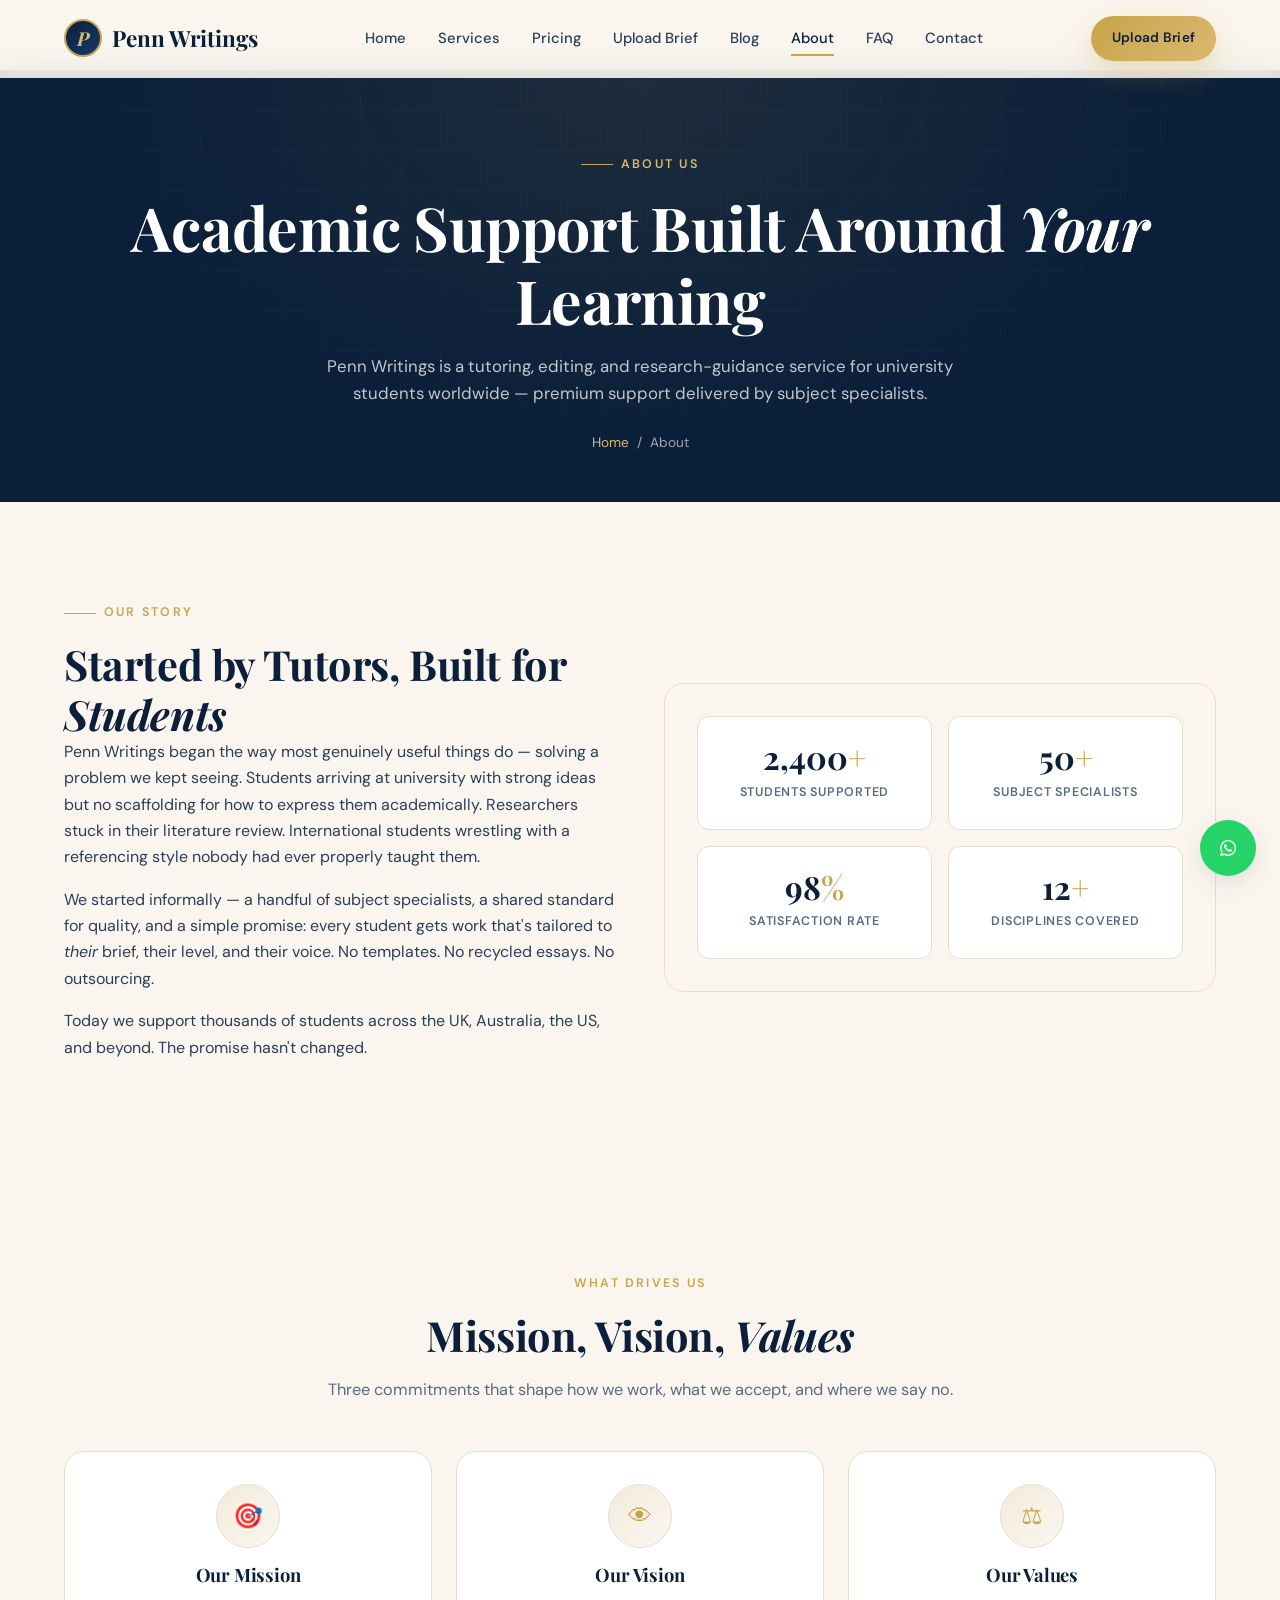
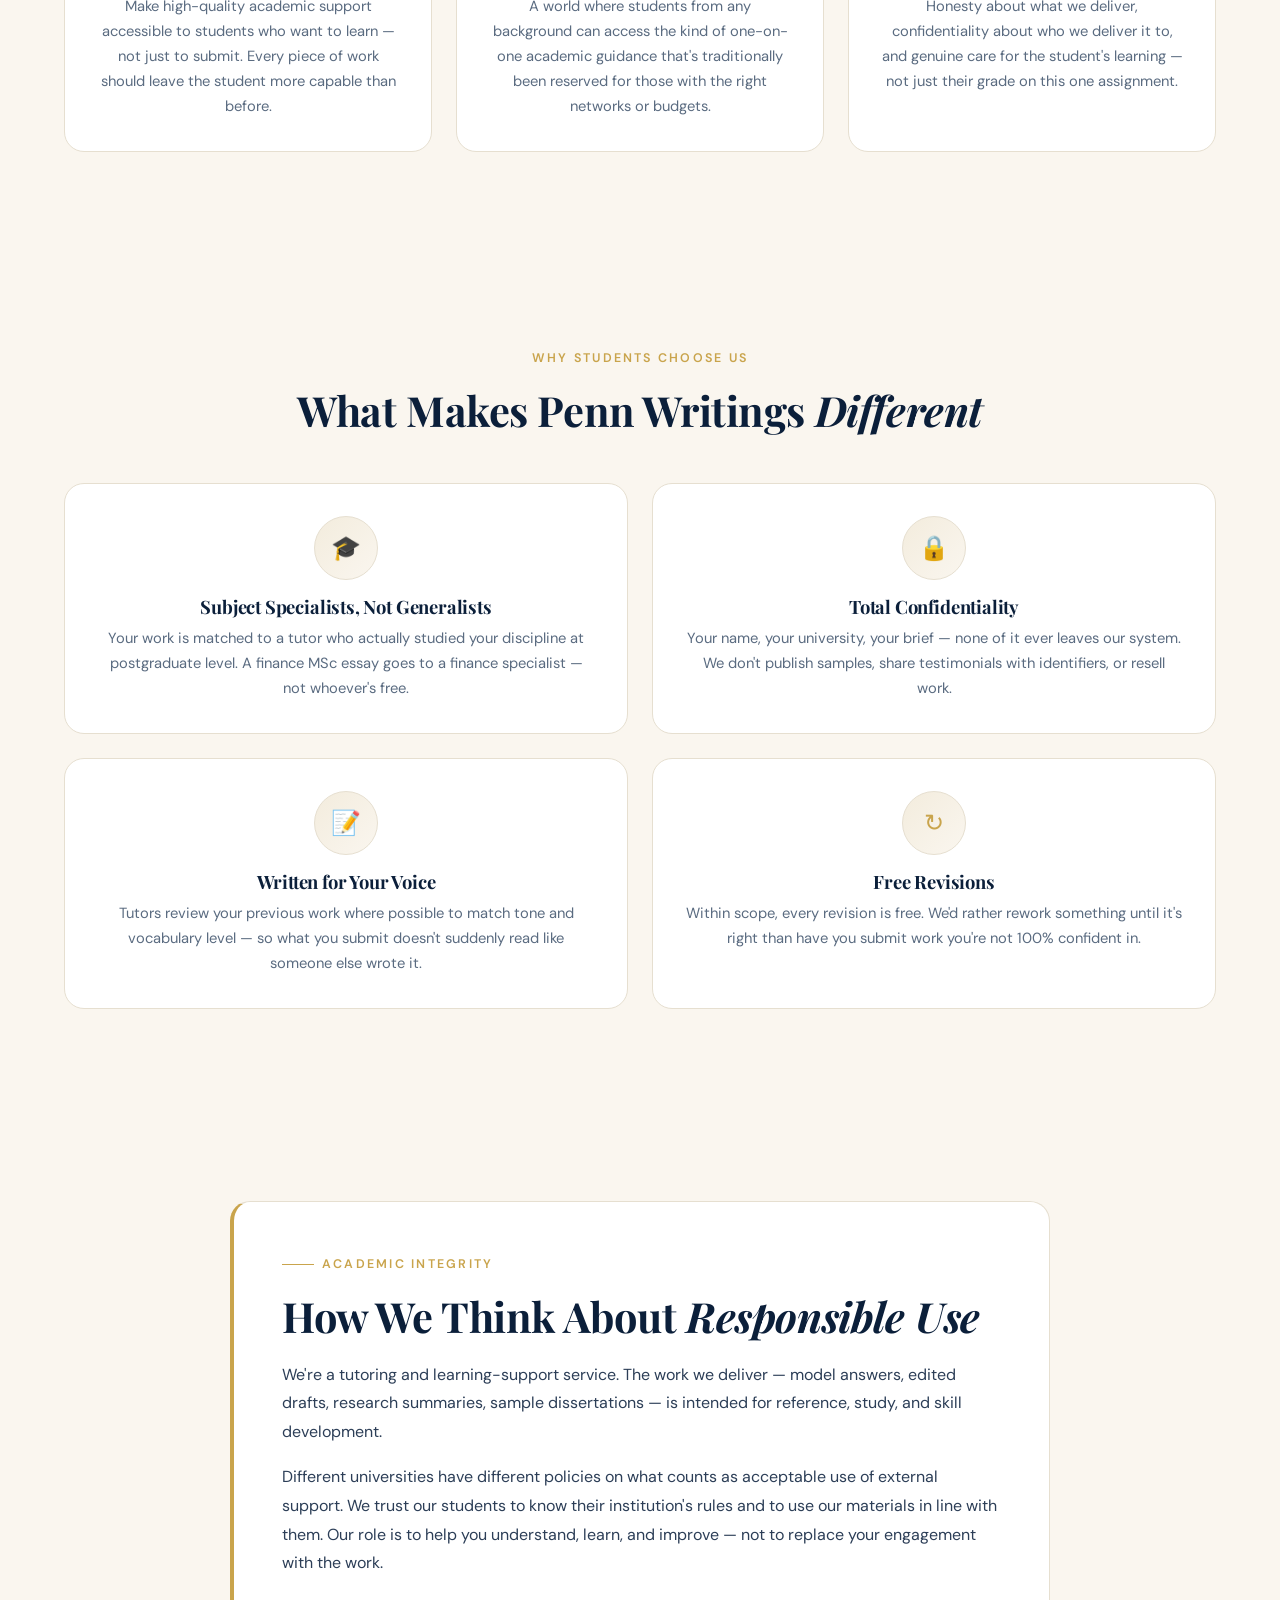
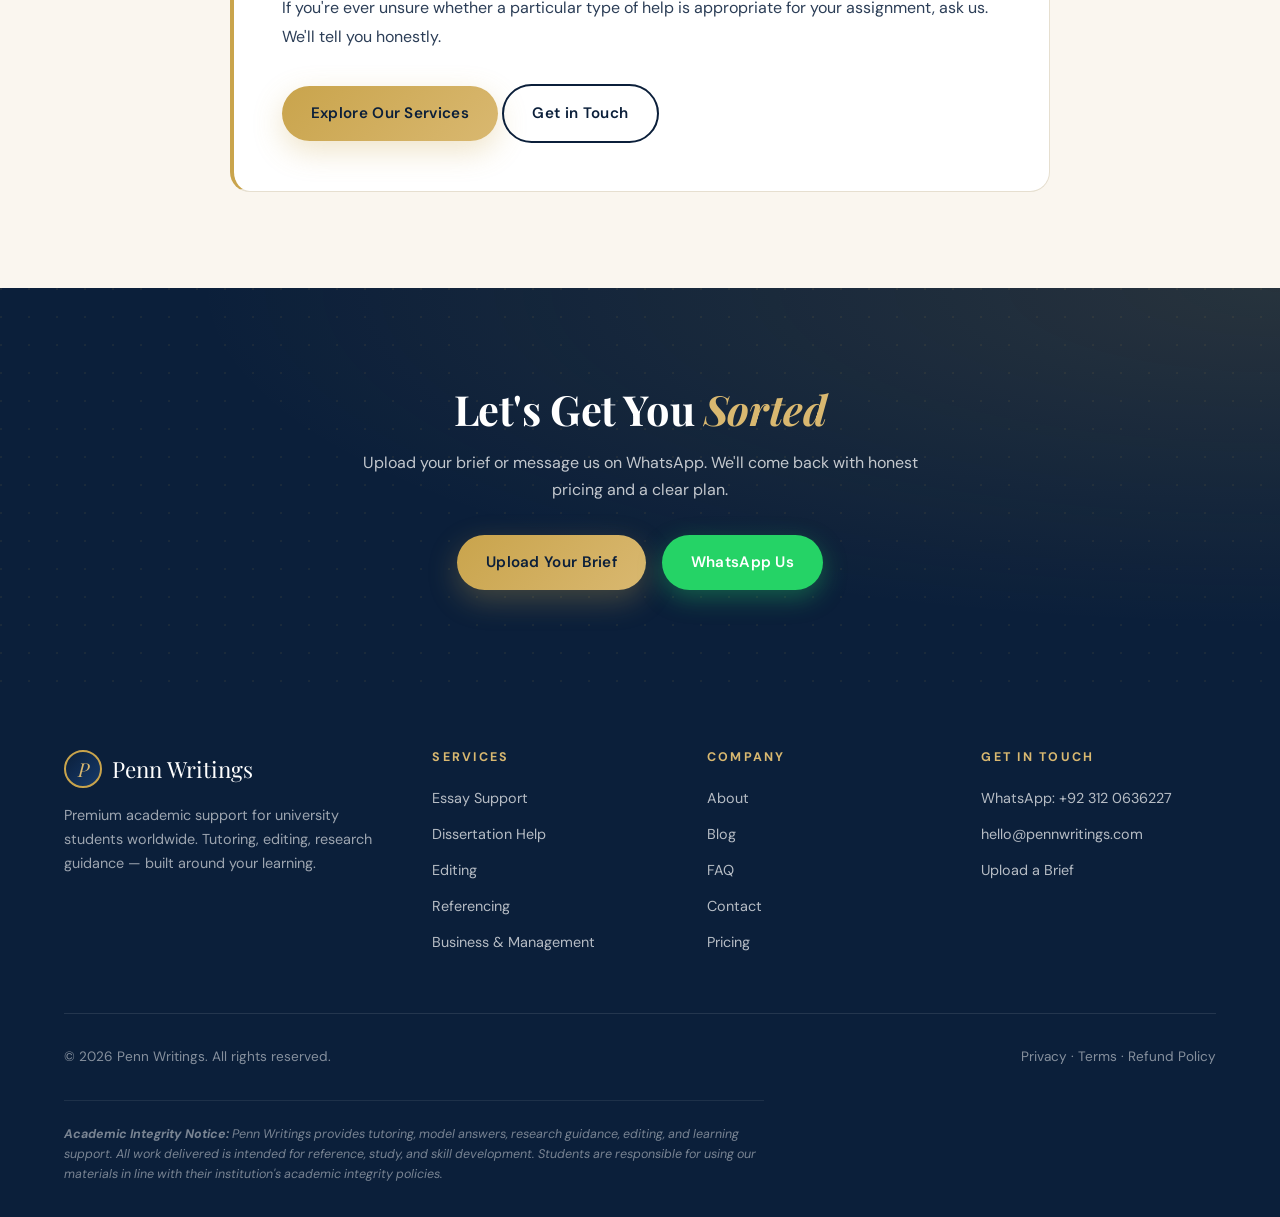
<file: about.html>
<!DOCTYPE html>
<html lang="en">
<head>
<meta charset="UTF-8" />
<meta name="viewport" content="width=device-width, initial-scale=1.0" />
<title>About Penn Writings — Academic Support Built Around Your Learning</title>
<meta name="description" content="Penn Writings is a premium academic support platform offering tutoring, editing, and research guidance for university students worldwide. Learn about our mission, values, and approach to academic integrity." />
<meta name="keywords" content="about Penn Writings, academic support, tutoring service, editing, research guidance, student support" />
<meta name="author" content="Penn Writings" />

<!-- Open Graph -->
<meta property="og:title" content="About Penn Writings — Academic Support Built Around Your Learning" />
<meta property="og:description" content="Tutoring, editing, and research guidance for university students worldwide. Learn about our mission and approach." />
<meta property="og:type" content="website" />
<meta property="og:url" content="https://pennwritings.com/about.html" />
<meta property="og:image" content="assets/img/og-image.jpg" />
<meta name="twitter:card" content="summary_large_image" />

<!-- Fonts -->
<link rel="preconnect" href="https://fonts.googleapis.com" />
<link rel="preconnect" href="https://fonts.gstatic.com" crossorigin />
<link href="https://fonts.googleapis.com/css2?family=Playfair+Display:ital,wght@0,400;0,600;0,700;1,400;1,700&family=DM+Sans:wght@400;500;600;700&display=swap" rel="stylesheet" />

<style>
/* ==========================================================================
   PENN WRITINGS — Premium Academic Support Website
   Shared stylesheet (assets/css/style.css)
   ========================================================================== */

/* --------------------------------------------------------------------------
   1. DESIGN TOKENS
   -------------------------------------------------------------------------- */
:root {
  /* Brand colours */
  --navy-900: #0b1f3a;
  --navy-800: #102b4f;
  --navy-700: #163a6b;
  --navy-600: #1e4a82;
  --gold-500: #c9a44c;
  --gold-400: #d9b870;
  --gold-300: #e6cc94;
  --cream-100: #faf6ef;
  --cream-200: #f3ecdd;
  --white: #ffffff;
  --ink-900: #0a1628;
  --ink-700: #2c3e57;
  --ink-500: #5a6b80;
  --ink-300: #a8b3c2;
  --line: #e6dfd0;
  --success: #2f8f63;
  --danger: #c94a4a;

  /* Typography */
  --font-display: "Playfair Display", "Cormorant Garamond", Georgia, serif;
  --font-body: "DM Sans", "Inter", -apple-system, BlinkMacSystemFont, sans-serif;

  /* Spacing & sizing */
  --container: 1200px;
  --radius-sm: 6px;
  --radius-md: 12px;
  --radius-lg: 20px;
  --radius-pill: 999px;

  /* Shadows */
  --shadow-sm: 0 2px 8px rgba(11, 31, 58, 0.06);
  --shadow-md: 0 8px 24px rgba(11, 31, 58, 0.10);
  --shadow-lg: 0 20px 60px rgba(11, 31, 58, 0.18);
  --shadow-gold: 0 10px 30px rgba(201, 164, 76, 0.30);

  /* Motion */
  --ease: cubic-bezier(0.4, 0, 0.2, 1);
  --ease-out: cubic-bezier(0.16, 1, 0.3, 1);
  --t-fast: 200ms;
  --t-mid: 400ms;
  --t-slow: 700ms;
}

/* --------------------------------------------------------------------------
   2. RESET & BASE
   -------------------------------------------------------------------------- */
*, *::before, *::after { box-sizing: border-box; margin: 0; padding: 0; }

html {
  scroll-behavior: smooth;
  -webkit-text-size-adjust: 100%;
}

body {
  font-family: var(--font-body);
  font-size: 16px;
  line-height: 1.65;
  color: var(--ink-700);
  background: var(--cream-100);
  overflow-x: hidden;
  -webkit-font-smoothing: antialiased;
  padding-top: 70px;
  -moz-osx-font-smoothing: grayscale;
}

img, svg { max-width: 100%; display: block; }
a { color: inherit; text-decoration: none; transition: color var(--t-fast) var(--ease); }
button { font: inherit; cursor: pointer; border: none; background: none; }
input, textarea, select { font: inherit; color: inherit; }

h1, h2, h3, h4, h5, h6 {
  font-family: var(--font-display);
  font-weight: 700;
  color: var(--navy-900);
  line-height: 1.2;
  letter-spacing: -0.01em;
}

h1 { font-size: clamp(2.2rem, 5vw, 3.8rem); }
h2 { font-size: clamp(1.8rem, 3.5vw, 2.6rem); }
h3 { font-size: clamp(1.3rem, 2.2vw, 1.6rem); }
h4 { font-size: 1.15rem; }

p { margin-bottom: 1rem; }

/* Focus states for accessibility */
:focus-visible {
  outline: 2px solid var(--gold-500);
  outline-offset: 3px;
  border-radius: 3px;
}

/* Reduced motion */
@media (prefers-reduced-motion: reduce) {
  *, *::before, *::after {
    animation-duration: 0.01ms !important;
    transition-duration: 0.01ms !important;
    scroll-behavior: auto !important;
  }
}

/* --------------------------------------------------------------------------
   3. UTILITIES
   -------------------------------------------------------------------------- */
.container {
  width: 100%;
  max-width: var(--container);
  margin: 0 auto;
  padding: 0 1.5rem;
}

.section { padding: clamp(3rem, 8vw, 6rem) 0; }
.section-sm { padding: clamp(2rem, 5vw, 3.5rem) 0; }

.text-center { text-align: center; }
.text-gold { color: var(--gold-500); }
.text-navy { color: var(--navy-900); }

.eyebrow {
  display: inline-block;
  font-family: var(--font-body);
  font-size: 0.78rem;
  font-weight: 600;
  letter-spacing: 0.18em;
  text-transform: uppercase;
  color: var(--gold-500);
  margin-bottom: 1rem;
  position: relative;
  padding-left: 2.5rem;
}
.eyebrow::before {
  content: "";
  position: absolute;
  left: 0; top: 50%;
  width: 2rem; height: 1px;
  background: var(--gold-500);
}
.eyebrow.center { padding-left: 0; }
.eyebrow.center::before { display: none; }

.section-title {
  text-align: center;
  margin-bottom: 1rem;
}
.section-subtitle {
  text-align: center;
  max-width: 640px;
  margin: 0 auto 3rem;
  color: var(--ink-500);
  font-size: 1.05rem;
}

/* Centered section header wrapper used on inner pages */
.section-head {
  text-align: center;
  max-width: 720px;
  margin: 0 auto 3rem;
}
.section-head .eyebrow { padding-left: 0; }
.section-head .eyebrow::before { display: none; }
.section-head h2 { margin-bottom: 1rem; }
.section-head p { color: var(--ink-500); font-size: 1.02rem; line-height: 1.7; }

/* FAQ page section labels */
.faq-section {
  text-align: center;
  margin-bottom: 2.5rem;
}
.faq-section .eyebrow { padding-left: 0; }
.faq-section .eyebrow::before { display: none; }
.faq-section h2 { margin-bottom: 0; }

/* --------------------------------------------------------------------------
   4. BUTTONS
   -------------------------------------------------------------------------- */
.btn {
  display: inline-flex;
  align-items: center;
  justify-content: center;
  gap: 0.5rem;
  padding: 0.95rem 1.8rem;
  font-family: var(--font-body);
  font-weight: 600;
  font-size: 0.95rem;
  letter-spacing: 0.02em;
  border-radius: var(--radius-pill);
  transition: all var(--t-mid) var(--ease);
  cursor: pointer;
  position: relative;
  overflow: hidden;
  white-space: nowrap;
}

.btn-primary {
  background: linear-gradient(135deg, var(--gold-500), var(--gold-400));
  color: var(--navy-900);
  box-shadow: var(--shadow-gold);
}
.btn-primary:hover {
  transform: translateY(-2px);
  box-shadow: 0 14px 40px rgba(201, 164, 76, 0.45);
}

.btn-secondary {
  background: var(--navy-900);
  color: var(--white);
  box-shadow: var(--shadow-md);
}
.btn-secondary:hover {
  background: var(--navy-700);
  transform: translateY(-2px);
}

.btn-outline {
  background: transparent;
  color: var(--navy-900);
  border: 2px solid var(--navy-900);
}
.btn-outline:hover {
  background: var(--navy-900);
  color: var(--white);
}

.btn-whatsapp {
  background: #25d366;
  color: white;
  box-shadow: 0 8px 24px rgba(37, 211, 102, 0.35);
}
.btn-whatsapp:hover {
  background: #1ebe5a;
  transform: translateY(-2px);
}

.btn-block { width: 100%; }
.btn-sm { padding: 0.7rem 1.3rem; font-size: 0.85rem; }

/* --------------------------------------------------------------------------
   5. HEADER / NAVIGATION
   -------------------------------------------------------------------------- */
.site-header {
  position: fixed;
  top: 0;
  left: 0;
  right: 0;
  z-index: 1000;
  background: rgba(250, 246, 239, 0.85);
  backdrop-filter: blur(14px);
  -webkit-backdrop-filter: blur(14px);
  border-bottom: 1px solid rgba(230, 223, 208, 0.6);
  transition: all var(--t-mid) var(--ease);
}
.site-header.scrolled {
  background: rgba(255, 255, 255, 0.95);
  box-shadow: var(--shadow-sm);
}

.nav-wrap {
  display: flex;
  align-items: center;
  justify-content: space-between;
  padding: 1rem 1.5rem;
  max-width: var(--container);
  margin: 0 auto;
}

.logo {
  display: flex;
  align-items: center;
  gap: 0.6rem;
  font-family: var(--font-display);
  font-size: 1.4rem;
  font-weight: 700;
  color: var(--navy-900);
}
.logo-mark {
  width: 38px; height: 38px;
  background: linear-gradient(135deg, var(--navy-900), var(--navy-700));
  color: var(--gold-400);
  border-radius: 50%;
  display: grid; place-items: center;
  font-family: var(--font-display);
  font-style: italic;
  font-size: 1.2rem;
  border: 2px solid var(--gold-500);
}

.nav-menu {
  display: flex;
  align-items: center;
  gap: 2rem;
  list-style: none;
}
.nav-menu a {
  font-size: 0.92rem;
  font-weight: 500;
  color: var(--ink-700);
  position: relative;
  padding: 0.5rem 0;
}
.nav-menu a::after {
  content: "";
  position: absolute;
  bottom: 0; left: 0;
  width: 0; height: 2px;
  background: var(--gold-500);
  transition: width var(--t-mid) var(--ease);
}
.nav-menu a:hover, .nav-menu a.active {
  color: var(--navy-900);
}
.nav-menu a:hover::after, .nav-menu a.active::after {
  width: 100%;
}

.nav-cta {
  display: flex;
  align-items: center;
  gap: 0.75rem;
}

.hamburger {
  display: none;
  width: 36px; height: 36px;
  flex-direction: column;
  justify-content: center;
  align-items: center;
  gap: 5px;
  z-index: 1010;
  position: relative;
}
.hamburger span {
  display: block;
  width: 22px; height: 2px;
  background: var(--navy-900);
  border-radius: 2px;
  transition: all var(--t-mid) var(--ease);
}
.hamburger.active span:nth-child(1) { transform: translateY(7px) rotate(45deg); }
.hamburger.active span:nth-child(2) { opacity: 0; }
.hamburger.active span:nth-child(3) { transform: translateY(-7px) rotate(-45deg); }

@media (max-width: 960px) {
  .nav-menu {
    position: fixed;
    top: 0; left: 0; right: 0; bottom: 0;
    background: var(--navy-900);
    flex-direction: column;
    justify-content: center;
    align-items: center;
    gap: 2.2rem;
    z-index: 1005;
    transform: translateX(100%);
    transition: transform var(--t-slow) var(--ease-out);
    padding: 5rem 2rem 2rem;
  }
  .nav-menu.open { transform: translateX(0); }
  .nav-menu a { font-size: 1.5rem; font-family: var(--font-display); color: var(--cream-100); font-weight: 700; }
  .nav-menu a::after { background: var(--gold-500); }
  .nav-menu a:hover, .nav-menu a.active { color: var(--gold-400); }
  .hamburger { display: flex; }
  .hamburger.active span { background: var(--white); }
  .nav-cta .btn { display: none; }
}

/* --------------------------------------------------------------------------
   6. HERO
   -------------------------------------------------------------------------- */
.hero {
  position: relative;
  padding: clamp(4rem, 10vw, 7rem) 0 clamp(3rem, 8vw, 5rem);
  background:
    radial-gradient(ellipse at top right, rgba(201, 164, 76, 0.12), transparent 50%),
    radial-gradient(ellipse at bottom left, rgba(22, 58, 107, 0.08), transparent 50%),
    var(--cream-100);
  overflow: hidden;
}

.hero::before {
  content: "";
  position: absolute;
  inset: 0;
  background-image:
    radial-gradient(circle at 1px 1px, rgba(11, 31, 58, 0.06) 1px, transparent 0);
  background-size: 32px 32px;
  opacity: 0.5;
  pointer-events: none;
}

.hero-grid {
  display: grid;
  grid-template-columns: 1.1fr 0.9fr;
  gap: 4rem;
  align-items: center;
  position: relative;
}

.hero-content { position: relative; z-index: 2; }

.hero-content h1 {
  margin-bottom: 1.5rem;
  letter-spacing: -0.02em;
}
.hero-content h1 .accent {
  color: var(--gold-500);
  font-style: italic;
  position: relative;
  display: inline-block;
}
.hero-content h1 .accent::after {
  content: "";
  position: absolute;
  bottom: 8px; left: 0;
  width: 100%; height: 8px;
  background: var(--gold-300);
  z-index: -1;
  opacity: 0.5;
}

.hero-lead {
  font-size: clamp(1rem, 1.5vw, 1.15rem);
  color: var(--ink-500);
  margin-bottom: 2rem;
  max-width: 520px;
}

.hero-actions {
  display: flex;
  flex-wrap: wrap;
  gap: 1rem;
  margin-bottom: 3rem;
}

.hero-stats {
  display: grid;
  grid-template-columns: repeat(3, 1fr);
  gap: 1.5rem;
  padding-top: 2rem;
  border-top: 1px solid var(--line);
}
.stat-num {
  font-family: var(--font-display);
  font-size: 2rem;
  font-weight: 700;
  color: var(--navy-900);
  line-height: 1;
}
.stat-label {
  font-size: 0.82rem;
  color: var(--ink-500);
  margin-top: 0.4rem;
  letter-spacing: 0.04em;
}

/* Hero visual */
.hero-visual {
  position: relative;
  height: 520px;
}
.hero-card {
  position: absolute;
  background: white;
  border-radius: var(--radius-lg);
  box-shadow: var(--shadow-lg);
  padding: 1.5rem;
  border: 1px solid var(--line);
}
.hero-card-1 {
  top: 0; right: 0;
  width: 280px;
  animation: float 6s ease-in-out infinite;
}
.hero-card-2 {
  bottom: 30px; left: 0;
  width: 260px;
  animation: float 6s ease-in-out infinite 1.5s;
}
.hero-card-3 {
  top: 50%; left: 50%;
  transform: translate(-50%, -50%);
  width: 220px;
  background: var(--navy-900);
  color: white;
  text-align: center;
}

@keyframes float {
  0%, 100% { transform: translateY(0); }
  50% { transform: translateY(-12px); }
}

.hero-card-3 { animation: float 6s ease-in-out infinite 0.75s; }
.hero-card-3 h4 { color: var(--gold-400); margin-bottom: 0.5rem; }
.hero-card-3 p { color: var(--cream-200); font-size: 0.85rem; margin: 0; }

.hero-card-icon {
  width: 44px; height: 44px;
  border-radius: 12px;
  background: var(--cream-200);
  color: var(--navy-900);
  display: grid; place-items: center;
  margin-bottom: 0.8rem;
  font-size: 1.2rem;
}
.hero-card h4 { margin-bottom: 0.3rem; font-size: 1rem; }
.hero-card p { font-size: 0.85rem; color: var(--ink-500); margin: 0; }

@media (max-width: 900px) {
  .hero-grid { grid-template-columns: 1fr; gap: 3rem; }
  .hero-visual { height: 400px; max-width: 460px; margin: 0 auto; }
}
@media (max-width: 480px) {
  .hero-stats { grid-template-columns: repeat(3, 1fr); gap: 0.8rem; }
  .stat-num { font-size: 1.4rem; }
  .stat-label { font-size: 0.7rem; }
}

/* --------------------------------------------------------------------------
   7. PAGE HEADER (for inner pages)
   -------------------------------------------------------------------------- */
.page-header {
  position: relative;
  padding: clamp(3rem, 7vw, 5rem) 0 clamp(2rem, 5vw, 3rem);
  background:
    radial-gradient(ellipse at top, rgba(201, 164, 76, 0.10), transparent 60%),
    var(--navy-900);
  color: var(--cream-100);
  overflow: hidden;
}
.page-header::before {
  content: "";
  position: absolute;
  inset: 0;
  background-image:
    linear-gradient(rgba(255,255,255,0.03) 1px, transparent 1px),
    linear-gradient(90deg, rgba(255,255,255,0.03) 1px, transparent 1px);
  background-size: 40px 40px;
  opacity: 0.6;
}
.page-header > .container { position: relative; z-index: 2; text-align: center; }
.page-header h1 { color: var(--white); margin-bottom: 1rem; }
.page-header .eyebrow { color: var(--gold-400); }
.page-header p { color: rgba(255,255,255,0.75); max-width: 640px; margin: 0 auto; font-size: 1.05rem; }

.breadcrumbs {
  display: flex;
  justify-content: center;
  gap: 0.5rem;
  font-size: 0.85rem;
  margin-top: 1.5rem;
  color: rgba(255,255,255,0.6);
}
.breadcrumbs a { color: var(--gold-400); }
.breadcrumbs a:hover { color: var(--gold-300); }

/* --------------------------------------------------------------------------
   8. CARD GRIDS / SERVICES
   -------------------------------------------------------------------------- */
.grid {
  display: grid;
  grid-template-columns: repeat(auto-fit, minmax(280px, 1fr));
  gap: 1.5rem;
}
.grid-2 { grid-template-columns: repeat(2, 1fr); }
.grid-3 { grid-template-columns: repeat(3, 1fr); }
.grid-4 { grid-template-columns: repeat(4, 1fr); }
@media (max-width: 900px) {
  .grid-2, .grid-3, .grid-4 { grid-template-columns: repeat(2, 1fr); }
}
@media (max-width: 560px) {
  .grid-2, .grid-3, .grid-4 { grid-template-columns: 1fr; }
}

/* Two-column story layout */
.two-col {
  display: grid;
  grid-template-columns: 1fr 1fr;
  gap: 3rem;
  align-items: center;
}
@media (max-width: 900px) {
  .two-col { grid-template-columns: 1fr; gap: 2rem; }
}

/* Story visual block */
.story-visual {
  display: grid;
  grid-template-columns: 1fr 1fr;
  gap: 1rem;
  background: var(--cream-100);
  padding: 2rem;
  border-radius: var(--radius-lg);
  border: 1px solid var(--line);
}
.story-stat {
  background: white;
  padding: 1.5rem 1.25rem;
  border-radius: var(--radius-md);
  border: 1px solid var(--line);
  text-align: center;
  transition: transform 0.3s ease, box-shadow 0.3s ease;
}
.story-stat:hover { transform: translateY(-3px); box-shadow: var(--shadow-md); }
.story-stat .stat-num {
  display: block;
  font-family: var(--font-display);
  font-size: 2rem;
  color: var(--navy-900);
  font-weight: 700;
  margin-bottom: 0.3rem;
}
.story-stat .stat-num .plus { color: var(--gold-500); }
.story-stat .stat-label {
  font-size: 0.78rem;
  color: var(--ink-500);
  text-transform: uppercase;
  letter-spacing: 0.06em;
  font-weight: 600;
}

/* Integrity statement block */
.integrity-block {
  max-width: 820px;
  margin: 0 auto;
  background: white;
  padding: clamp(2rem, 4vw, 3rem);
  border-radius: var(--radius-lg);
  border: 1px solid var(--line);
  border-left: 4px solid var(--gold-500);
}
.integrity-block h2 { margin-bottom: 1.25rem; }
.integrity-block p {
  color: var(--ink-700);
  line-height: 1.8;
  margin-bottom: 1rem;
}

.service-card {
  background: white;
  border: 1px solid var(--line);
  border-radius: var(--radius-lg);
  padding: 2rem;
  transition: all var(--t-mid) var(--ease);
  position: relative;
  overflow: hidden;
  cursor: pointer;
}
.service-card::before {
  content: "";
  position: absolute;
  top: 0; left: 0;
  width: 100%; height: 4px;
  background: linear-gradient(90deg, var(--gold-500), var(--gold-400));
  transform: scaleX(0);
  transform-origin: left;
  transition: transform var(--t-mid) var(--ease);
}
.service-card:hover {
  transform: translateY(-6px);
  box-shadow: var(--shadow-lg);
  border-color: var(--gold-300);
}
.service-card:hover::before { transform: scaleX(1); }

.service-icon {
  width: 56px; height: 56px;
  border-radius: 14px;
  background: linear-gradient(135deg, var(--cream-200), var(--cream-100));
  color: var(--navy-900);
  display: grid; place-items: center;
  font-size: 1.5rem;
  margin-bottom: 1.2rem;
  border: 1px solid var(--line);
  transition: all var(--t-mid) var(--ease);
}
.service-card:hover .service-icon {
  background: linear-gradient(135deg, var(--navy-900), var(--navy-700));
  color: var(--gold-400);
  transform: rotate(-5deg) scale(1.05);
}

.service-card h3 { margin-bottom: 0.6rem; font-size: 1.25rem; }
.service-card p { color: var(--ink-500); font-size: 0.95rem; margin-bottom: 1.2rem; }

.service-card .learn-more {
  font-weight: 600;
  font-size: 0.88rem;
  color: var(--navy-900);
  display: inline-flex;
  align-items: center;
  gap: 0.4rem;
  transition: gap var(--t-fast) var(--ease);
}
.service-card:hover .learn-more {
  color: var(--gold-500);
  gap: 0.7rem;
}

/* Service tags / filters */
.tag-filters {
  display: flex;
  flex-wrap: wrap;
  gap: 0.5rem;
  justify-content: center;
  margin-bottom: 2.5rem;
}
.tag {
  padding: 0.55rem 1.2rem;
  border: 1px solid var(--line);
  background: white;
  border-radius: var(--radius-pill);
  font-size: 0.85rem;
  font-weight: 500;
  color: var(--ink-700);
  transition: all var(--t-fast) var(--ease);
}
.tag:hover { border-color: var(--gold-500); color: var(--navy-900); }
.tag.active {
  background: var(--navy-900);
  color: var(--white);
  border-color: var(--navy-900);
}

/* --------------------------------------------------------------------------
   9. PRICING
   -------------------------------------------------------------------------- */
.pricing-grid {
  display: grid;
  grid-template-columns: repeat(3, 1fr);
  gap: 1.5rem;
  align-items: stretch;
}
@media (max-width: 900px) {
  .pricing-grid { grid-template-columns: 1fr; max-width: 460px; margin: 0 auto; }
}

.price-card {
  background: white;
  border: 1px solid var(--line);
  border-radius: var(--radius-lg);
  padding: 2.5rem 2rem;
  position: relative;
  transition: all var(--t-mid) var(--ease);
  display: flex;
  flex-direction: column;
}
.price-card:hover {
  transform: translateY(-4px);
  box-shadow: var(--shadow-lg);
}
.price-card.featured {
  background: linear-gradient(135deg, var(--navy-900), var(--navy-800));
  color: var(--cream-100);
  border-color: var(--navy-900);
  transform: scale(1.03);
}
.price-card.featured h3 { color: var(--white); }
.price-card.featured .price-num { color: var(--gold-400); }
.price-card.featured .price-features li { color: rgba(255,255,255,0.85); }
.price-card.featured .price-features li::before { color: var(--gold-400); }

.featured-badge {
  position: absolute;
  top: -12px; left: 50%;
  transform: translateX(-50%);
  background: var(--gold-500);
  color: var(--navy-900);
  font-size: 0.72rem;
  font-weight: 700;
  letter-spacing: 0.1em;
  padding: 0.4rem 1rem;
  border-radius: var(--radius-pill);
  text-transform: uppercase;
}

.price-tier {
  font-family: var(--font-display);
  font-size: 1.4rem;
  margin-bottom: 0.5rem;
}
.price-num {
  font-family: var(--font-display);
  font-size: 3rem;
  font-weight: 700;
  color: var(--navy-900);
  line-height: 1;
}
.price-num small { font-size: 1rem; color: var(--ink-500); font-weight: 400; }
.price-desc { color: var(--ink-500); font-size: 0.92rem; margin: 0.5rem 0 1.5rem; }

.price-features {
  list-style: none;
  margin-bottom: 2rem;
  flex: 1;
}
.price-features li {
  padding: 0.5rem 0 0.5rem 1.8rem;
  position: relative;
  font-size: 0.93rem;
}
.price-features li::before {
  content: "✓";
  position: absolute;
  left: 0; top: 0.5rem;
  color: var(--gold-500);
  font-weight: 700;
}

/* Price calculator */
.calculator {
  background: white;
  border-radius: var(--radius-lg);
  padding: clamp(1.5rem, 4vw, 2.5rem);
  box-shadow: var(--shadow-md);
  border: 1px solid var(--line);
  display: grid;
  grid-template-columns: 1.4fr 1fr;
  gap: 2.5rem;
}
@media (max-width: 800px) {
  .calculator { grid-template-columns: 1fr; gap: 1.5rem; }
}

.calc-form .form-row {
  display: grid;
  grid-template-columns: 1fr 1fr;
  gap: 1rem;
  margin-bottom: 1rem;
}
@media (max-width: 480px) {
  .calc-form .form-row { grid-template-columns: 1fr; }
}

.calc-result {
  background: linear-gradient(135deg, var(--navy-900), var(--navy-800));
  color: var(--cream-100);
  border-radius: var(--radius-md);
  padding: 2rem;
  display: flex;
  flex-direction: column;
  justify-content: center;
  text-align: center;
}
.calc-result .label {
  font-size: 0.8rem;
  letter-spacing: 0.15em;
  text-transform: uppercase;
  color: var(--gold-400);
  margin-bottom: 0.6rem;
}
.calc-result .price {
  font-family: var(--font-display);
  font-size: 2.8rem;
  font-weight: 700;
  color: var(--white);
  line-height: 1;
  margin-bottom: 0.3rem;
}
.calc-result .price-range {
  font-size: 0.85rem;
  color: rgba(255,255,255,0.65);
  margin-bottom: 1.5rem;
}

/* --------------------------------------------------------------------------
   10. FORMS
   -------------------------------------------------------------------------- */
.form-group {
  margin-bottom: 1rem;
}
.form-label {
  display: block;
  font-size: 0.85rem;
  font-weight: 600;
  color: var(--navy-900);
  margin-bottom: 0.4rem;
}
.form-label .req { color: var(--danger); }

.form-input,
.form-select,
.form-textarea {
  width: 100%;
  padding: 0.85rem 1rem;
  border: 1.5px solid var(--line);
  border-radius: var(--radius-sm);
  background: var(--cream-100);
  font-size: 0.95rem;
  color: var(--ink-900);
  transition: all var(--t-fast) var(--ease);
  font-family: var(--font-body);
}
.form-input:focus,
.form-select:focus,
.form-textarea:focus {
  outline: none;
  border-color: var(--gold-500);
  background: white;
  box-shadow: 0 0 0 3px rgba(201, 164, 76, 0.15);
}

.form-textarea { resize: vertical; min-height: 120px; }

.form-help {
  font-size: 0.8rem;
  color: var(--ink-500);
  margin-top: 0.3rem;
}

.form-error {
  color: var(--danger);
  font-size: 0.82rem;
  margin-top: 0.3rem;
  display: none;
}
.form-group.has-error .form-input,
.form-group.has-error .form-select,
.form-group.has-error .form-textarea { border-color: var(--danger); }
.form-group.has-error .form-error { display: block; }

/* Reusable form-field / form-row pattern (used on contact + alt forms) */
.brief-form {
  background: white;
  padding: clamp(1.5rem, 4vw, 2.5rem);
  border-radius: var(--radius-lg);
  border: 1px solid var(--line);
  box-shadow: var(--shadow-sm);
  margin-top: 1.5rem;
}
.form-row {
  display: grid;
  grid-template-columns: 1fr 1fr;
  gap: 1.25rem;
}
@media (max-width: 600px) {
  .form-row { grid-template-columns: 1fr; }
}
.form-field {
  display: flex;
  flex-direction: column;
  margin-bottom: 1.25rem;
}
.form-field label {
  font-size: 0.85rem;
  font-weight: 600;
  color: var(--ink-900);
  margin-bottom: 0.4rem;
  letter-spacing: 0.01em;
}
.form-field input,
.form-field select,
.form-field textarea {
  padding: 0.85rem 1rem;
  border: 1px solid var(--line);
  border-radius: var(--radius-sm);
  background: white;
  font-family: var(--font-body);
  font-size: 0.95rem;
  color: var(--ink-900);
  transition: border-color 0.2s ease, box-shadow 0.2s ease;
}
.form-field input:focus,
.form-field select:focus,
.form-field textarea:focus {
  outline: none;
  border-color: var(--gold-500);
  box-shadow: 0 0 0 3px rgba(201, 164, 76, 0.12);
}
.form-field textarea { resize: vertical; min-height: 120px; }
.form-field input.has-error,
.form-field select.has-error,
.form-field textarea.has-error { border-color: var(--danger); }

/* Contact page layout */
.contact-layout {
  display: grid;
  grid-template-columns: 1.4fr 1fr;
  gap: 2.5rem;
  align-items: start;
}
@media (max-width: 900px) {
  .contact-layout { grid-template-columns: 1fr; }
}
.contact-form-wrap h2 { margin-bottom: 0.5rem; }
.contact-form-wrap > p { color: var(--ink-500); margin-bottom: 1.5rem; }
.contact-info {
  display: flex;
  flex-direction: column;
  gap: 1.25rem;
}
.contact-card {
  background: white;
  padding: 1.5rem;
  border-radius: var(--radius-md);
  border: 1px solid var(--line);
  transition: transform 0.3s ease, box-shadow 0.3s ease;
}
.contact-card:hover { transform: translateY(-2px); box-shadow: var(--shadow-md); }
.contact-card.primary {
  background: linear-gradient(135deg, var(--navy-900), var(--navy-800));
  color: var(--cream-100);
  border-color: transparent;
}
.contact-card.primary h4 { color: white; }
.contact-card.primary p { color: rgba(255,255,255,0.78); }
.contact-icon {
  width: 44px; height: 44px;
  border-radius: 50%;
  display: grid; place-items: center;
  background: rgba(201, 164, 76, 0.15);
  color: var(--gold-500);
  font-size: 1.1rem;
  margin-bottom: 1rem;
}
.contact-icon.dark {
  background: var(--navy-900);
  color: var(--gold-500);
}
.contact-card h4 { margin-bottom: 0.4rem; font-size: 1.05rem; }
.contact-card p { font-size: 0.9rem; color: var(--ink-500); line-height: 1.65; margin-bottom: 0.9rem; }
.contact-card p:last-child { margin-bottom: 0; }
.contact-link {
  display: inline-block;
  font-weight: 600;
  color: var(--navy-900);
  border-bottom: 1px solid var(--gold-500);
  padding-bottom: 2px;
}
.contact-link:hover { color: var(--gold-500); }

/* File drop zone */
.dropzone {
  border: 2px dashed var(--line);
  border-radius: var(--radius-md);
  padding: 2.5rem 1.5rem;
  text-align: center;
  background: var(--cream-100);
  cursor: pointer;
  transition: all var(--t-mid) var(--ease);
}
.dropzone:hover, .dropzone.dragover {
  border-color: var(--gold-500);
  background: rgba(201, 164, 76, 0.05);
}
.dropzone-icon {
  width: 56px; height: 56px;
  border-radius: 50%;
  background: white;
  color: var(--gold-500);
  display: grid; place-items: center;
  font-size: 1.5rem;
  margin: 0 auto 1rem;
  border: 1px solid var(--line);
}
.dropzone h4 { margin-bottom: 0.4rem; }
.dropzone p { color: var(--ink-500); font-size: 0.88rem; margin: 0; }
.dropzone input[type="file"] { display: none; }

.file-list {
  margin-top: 1rem;
  display: flex;
  flex-direction: column;
  gap: 0.5rem;
}
.file-item {
  display: flex;
  align-items: center;
  justify-content: space-between;
  padding: 0.7rem 1rem;
  background: white;
  border: 1px solid var(--line);
  border-radius: var(--radius-sm);
  font-size: 0.88rem;
}
.file-item .remove-file {
  color: var(--danger);
  font-weight: 600;
  cursor: pointer;
  padding: 0.2rem 0.4rem;
}

/* Form success */
.form-success {
  display: none;
  text-align: center;
  padding: 2rem;
  background: rgba(47, 143, 99, 0.08);
  border: 1px solid var(--success);
  border-radius: var(--radius-md);
  color: var(--success);
}
.form-success.show { display: block; }

/* --------------------------------------------------------------------------
   11. TESTIMONIALS
   -------------------------------------------------------------------------- */
.testimonial-card {
  background: white;
  padding: 2rem;
  border-radius: var(--radius-lg);
  border: 1px solid var(--line);
  position: relative;
}
.testimonial-card::before {
  content: "";
  position: absolute;
  top: 1rem; left: 1.5rem;
  font-family: var(--font-display);
  font-size: 4rem;
  line-height: 1;
  color: var(--gold-300);
  font-style: italic;
}
.testimonial-card blockquote {
  font-style: italic;
  color: var(--ink-700);
  margin: 1.5rem 0 1.5rem;
  position: relative;
  z-index: 1;
}
.testimonial-author {
  display: flex;
  align-items: center;
  gap: 0.8rem;
  padding-top: 1.2rem;
  border-top: 1px solid var(--line);
}
.author-avatar {
  width: 44px; height: 44px;
  border-radius: 50%;
  background: linear-gradient(135deg, var(--navy-900), var(--navy-700));
  color: var(--gold-400);
  display: grid; place-items: center;
  font-family: var(--font-display);
  font-weight: 700;
}
.author-name { font-weight: 600; color: var(--navy-900); font-size: 0.92rem; }
.author-role { font-size: 0.8rem; color: var(--ink-500); }
.stars { color: var(--gold-500); font-size: 0.85rem; margin-bottom: 0.5rem; }

/* --------------------------------------------------------------------------
   12. ACCORDION (FAQ)
   -------------------------------------------------------------------------- */
.accordion {
  display: flex;
  flex-direction: column;
  gap: 0.75rem;
}
.accordion-item {
  background: white;
  border: 1px solid var(--line);
  border-radius: var(--radius-md);
  overflow: hidden;
  transition: all var(--t-fast) var(--ease);
}
.accordion-item:hover { border-color: var(--gold-300); }
.accordion-header {
  width: 100%;
  padding: 1.2rem 1.5rem;
  display: flex;
  align-items: center;
  justify-content: space-between;
  text-align: left;
  font-weight: 600;
  color: var(--navy-900);
  font-size: 1rem;
  font-family: var(--font-body);
}
.accordion-icon {
  width: 24px; height: 24px;
  display: grid; place-items: center;
  border: 1.5px solid var(--gold-500);
  border-radius: 50%;
  color: var(--gold-500);
  flex-shrink: 0;
  margin-left: 1rem;
  transition: all var(--t-mid) var(--ease);
  font-size: 0.9rem;
}
.accordion-item.open .accordion-icon {
  background: var(--gold-500);
  color: var(--white);
  transform: rotate(45deg);
}
.accordion-body {
  max-height: 0;
  overflow: hidden;
  transition: max-height var(--t-mid) var(--ease);
}
.accordion-body-inner {
  padding: 0 1.5rem 1.4rem;
  color: var(--ink-500);
  line-height: 1.7;
}

/* --------------------------------------------------------------------------
   13. BLOG
   -------------------------------------------------------------------------- */
.blog-grid {
  display: grid;
  grid-template-columns: repeat(auto-fit, minmax(300px, 1fr));
  gap: 2rem;
}

.blog-card {
  background: white;
  border-radius: var(--radius-lg);
  overflow: hidden;
  border: 1px solid var(--line);
  transition: all var(--t-mid) var(--ease);
  display: flex;
  flex-direction: column;
}
.blog-card:hover {
  transform: translateY(-4px);
  box-shadow: var(--shadow-lg);
}

.blog-image {
  aspect-ratio: 16/10;
  background: linear-gradient(135deg, var(--navy-900), var(--navy-700));
  position: relative;
  overflow: hidden;
}
.blog-image::after {
  content: "";
  position: absolute;
  inset: 0;
  background: radial-gradient(circle at 30% 30%, rgba(201, 164, 76, 0.4), transparent 60%);
}
.blog-image .badge {
  position: absolute;
  top: 1rem; left: 1rem;
  background: var(--gold-500);
  color: var(--navy-900);
  font-size: 0.72rem;
  font-weight: 700;
  letter-spacing: 0.08em;
  padding: 0.35rem 0.8rem;
  border-radius: var(--radius-pill);
  text-transform: uppercase;
  z-index: 2;
}
.blog-image .blog-icon {
  position: absolute;
  inset: 0;
  display: grid; place-items: center;
  font-family: var(--font-display);
  font-size: 4rem;
  font-style: italic;
  color: var(--gold-400);
  opacity: 0.9;
  z-index: 1;
}

.blog-body { padding: 1.5rem; flex: 1; display: flex; flex-direction: column; }
.blog-meta {
  display: flex;
  gap: 1rem;
  font-size: 0.8rem;
  color: var(--ink-500);
  margin-bottom: 0.8rem;
}
.blog-card h3 {
  font-size: 1.2rem;
  margin-bottom: 0.7rem;
  line-height: 1.3;
}
.blog-card h3 a:hover { color: var(--gold-500); }
.blog-card p { color: var(--ink-500); font-size: 0.92rem; margin-bottom: 1rem; flex: 1; }
.blog-card .read-more {
  font-weight: 600;
  color: var(--navy-900);
  font-size: 0.88rem;
  display: inline-flex;
  gap: 0.4rem;
  align-items: center;
  transition: gap var(--t-fast) var(--ease);
}
.blog-card .read-more:hover { color: var(--gold-500); gap: 0.7rem; }

/* Blog detail */
.blog-detail-layout {
  display: grid;
  grid-template-columns: 1fr 280px;
  gap: 3rem;
  align-items: start;
}
@media (max-width: 900px) {
  .blog-detail-layout { grid-template-columns: 1fr; }
}

.blog-article {
  background: white;
  padding: clamp(1.5rem, 4vw, 3rem);
  border-radius: var(--radius-lg);
  border: 1px solid var(--line);
}
.blog-article h1 { font-size: clamp(1.8rem, 4vw, 2.6rem); margin-bottom: 1rem; }
.article-meta {
  display: flex;
  flex-wrap: wrap;
  gap: 1.25rem;
  font-size: 0.85rem;
  color: var(--ink-500);
  margin-bottom: 1.5rem;
  padding-bottom: 1.25rem;
  border-bottom: 1px solid var(--line);
}
.article-lead {
  font-size: 1.15rem !important;
  line-height: 1.75 !important;
  color: var(--ink-900) !important;
  font-weight: 500;
  margin-bottom: 2rem !important;
}
.blog-article h2 { margin: 2rem 0 1rem; font-size: 1.6rem; }
.blog-article h3 { margin: 1.5rem 0 0.8rem; font-size: 1.25rem; }
.blog-article p { font-size: 1.02rem; line-height: 1.8; color: var(--ink-700); margin-bottom: 1rem; }
.blog-article ul, .blog-article ol { margin: 1rem 0 1rem 1.5rem; }
.blog-article li { margin-bottom: 0.5rem; line-height: 1.7; }
.blog-article blockquote {
  border-left: 3px solid var(--gold-500);
  padding-left: 1.5rem;
  margin: 1.5rem 0;
  font-style: italic;
  color: var(--ink-500);
  font-size: 1.08rem;
}

.blog-sidebar {
  position: sticky;
  top: 100px;
  display: flex;
  flex-direction: column;
  gap: 1.5rem;
}
.sidebar-card {
  background: white;
  padding: 1.5rem;
  border-radius: var(--radius-md);
  border: 1px solid var(--line);
}
.sidebar-card h4 { margin-bottom: 1rem; font-size: 1.05rem; }
.sidebar-card.cta { background: var(--navy-900); color: var(--cream-100); }
.sidebar-card.cta h4 { color: var(--white); }

.toc { list-style: none; }
.toc li { padding: 0.4rem 0; border-bottom: 1px dashed var(--line); }
.toc li:last-child { border: none; }
.toc a { font-size: 0.88rem; color: var(--ink-700); }
.toc a:hover { color: var(--gold-500); }

/* Search bar */
.search-bar {
  display: flex;
  max-width: 540px;
  margin: 0 auto 2rem;
  background: white;
  border: 1.5px solid var(--line);
  border-radius: var(--radius-pill);
  padding: 0.4rem;
  box-shadow: var(--shadow-sm);
}
.search-bar input {
  flex: 1;
  border: none;
  background: transparent;
  padding: 0.6rem 1rem;
  font-size: 0.95rem;
}
.search-bar input:focus { outline: none; }
.search-bar button {
  background: var(--navy-900);
  color: var(--white);
  border-radius: var(--radius-pill);
  padding: 0.6rem 1.4rem;
  font-weight: 600;
  font-size: 0.88rem;
}

/* --------------------------------------------------------------------------
   14. CTA SECTIONS
   -------------------------------------------------------------------------- */
.cta-band {
  background:
    radial-gradient(ellipse at top right, rgba(201, 164, 76, 0.15), transparent 60%),
    var(--navy-900);
  color: var(--cream-100);
  text-align: center;
  position: relative;
  overflow: hidden;
}
.cta-band::before {
  content: "";
  position: absolute;
  inset: 0;
  background-image:
    radial-gradient(circle at 1px 1px, rgba(201, 164, 76, 0.08) 1px, transparent 0);
  background-size: 28px 28px;
}
.cta-band > .container { position: relative; z-index: 2; }
.cta-band h2 { color: var(--white); margin-bottom: 1rem; }
.cta-band h2 .accent { color: var(--gold-400); font-style: italic; }
.cta-band p { color: rgba(255,255,255,0.75); max-width: 560px; margin: 0 auto 2rem; }
.cta-band .actions {
  display: flex;
  flex-wrap: wrap;
  justify-content: center;
  gap: 1rem;
}

/* --------------------------------------------------------------------------
   15. HOW IT WORKS / STEPS
   -------------------------------------------------------------------------- */
.steps-grid {
  display: grid;
  grid-template-columns: repeat(4, 1fr);
  gap: 1.5rem;
  position: relative;
}
@media (max-width: 900px) { .steps-grid { grid-template-columns: repeat(2, 1fr); } }
@media (max-width: 480px) { .steps-grid { grid-template-columns: 1fr; } }

.step-card {
  background: white;
  border: 1px solid var(--line);
  border-radius: var(--radius-lg);
  padding: 2rem 1.5rem;
  text-align: center;
  position: relative;
  transition: all var(--t-mid) var(--ease);
}
.step-card:hover {
  transform: translateY(-4px);
  box-shadow: var(--shadow-md);
}
.step-num {
  width: 48px; height: 48px;
  border-radius: 50%;
  background: linear-gradient(135deg, var(--navy-900), var(--navy-700));
  color: var(--gold-400);
  display: grid; place-items: center;
  font-family: var(--font-display);
  font-size: 1.3rem;
  font-weight: 700;
  margin: 0 auto 1.2rem;
  border: 2px solid var(--gold-500);
}
.step-card h4 { margin-bottom: 0.5rem; }
.step-card p { color: var(--ink-500); font-size: 0.9rem; margin: 0; }

/* --------------------------------------------------------------------------
   16. FOOTER
   -------------------------------------------------------------------------- */
.site-footer {
  background: var(--navy-900);
  color: var(--cream-200);
  padding: 4rem 0 2rem;
}
.footer-grid {
  display: grid;
  grid-template-columns: 1.4fr 1fr 1fr 1fr;
  gap: 2.5rem;
  margin-bottom: 3rem;
}
@media (max-width: 800px) {
  .footer-grid { grid-template-columns: 1fr 1fr; }
}
@media (max-width: 480px) {
  .footer-grid { grid-template-columns: 1fr; gap: 2rem; }
}

.footer-col h5 {
  font-family: var(--font-body);
  font-size: 0.78rem;
  text-transform: uppercase;
  letter-spacing: 0.18em;
  color: var(--gold-400);
  margin-bottom: 1.2rem;
}
.footer-col p { color: rgba(255,255,255,0.6); font-size: 0.9rem; }
.footer-col ul { list-style: none; }
.footer-col ul li { margin-bottom: 0.6rem; }
.footer-col ul a {
  color: rgba(255,255,255,0.7);
  font-size: 0.9rem;
  transition: color var(--t-fast) var(--ease);
}
.footer-col ul a:hover { color: var(--gold-400); }

.footer-logo {
  display: flex;
  align-items: center;
  gap: 0.6rem;
  font-family: var(--font-display);
  font-size: 1.4rem;
  color: var(--white);
  margin-bottom: 1rem;
}

.footer-bottom {
  border-top: 1px solid rgba(255,255,255,0.1);
  padding-top: 2rem;
  display: flex;
  justify-content: space-between;
  flex-wrap: wrap;
  gap: 1rem;
  font-size: 0.85rem;
  color: rgba(255,255,255,0.5);
}
.footer-bottom .integrity {
  max-width: 700px;
  font-size: 0.78rem;
  font-style: italic;
  color: rgba(255,255,255,0.45);
  line-height: 1.6;
  margin-top: 1rem;
  padding-top: 1.5rem;
  border-top: 1px solid rgba(255,255,255,0.08);
  width: 100%;
}

/* --------------------------------------------------------------------------
   17. FLOATING UI (WhatsApp + Back to top)
   -------------------------------------------------------------------------- */
.float-whatsapp,
.float-top {
  position: fixed;
  z-index: 90;
  width: 56px; height: 56px;
  border-radius: 50%;
  display: grid; place-items: center;
  font-size: 1.4rem;
  transition: all var(--t-mid) var(--ease);
  box-shadow: var(--shadow-md);
}

.float-whatsapp {
  bottom: 1.5rem;
  right: 1.5rem;
  background: #25d366;
  color: white;
  animation: pulse-green 2.5s ease-out infinite;
}
.float-whatsapp:hover { transform: scale(1.08); }

@keyframes pulse-green {
  0% { box-shadow: 0 0 0 0 rgba(37, 211, 102, 0.5); }
  70% { box-shadow: 0 0 0 18px rgba(37, 211, 102, 0); }
  100% { box-shadow: 0 0 0 0 rgba(37, 211, 102, 0); }
}

.float-top {
  bottom: 6rem;
  right: 1.5rem;
  background: var(--navy-900);
  color: var(--gold-400);
  opacity: 0;
  pointer-events: none;
  transform: translateY(10px);
}
.float-top.visible {
  opacity: 1;
  pointer-events: auto;
  transform: translateY(0);
}
.float-top:hover { background: var(--navy-700); }

/* --------------------------------------------------------------------------
   18. MODAL
   -------------------------------------------------------------------------- */
.modal-overlay {
  position: fixed;
  inset: 0;
  background: rgba(11, 31, 58, 0.6);
  backdrop-filter: blur(6px);
  z-index: 200;
  display: none;
  align-items: center;
  justify-content: center;
  padding: 1rem;
  opacity: 0;
  transition: opacity var(--t-mid) var(--ease);
}
.modal-overlay.open { display: flex; opacity: 1; }

.modal {
  background: white;
  max-width: 600px;
  width: 100%;
  max-height: 85vh;
  overflow-y: auto;
  border-radius: var(--radius-lg);
  padding: 2.5rem;
  position: relative;
  transform: translateY(20px);
  transition: transform var(--t-mid) var(--ease-out);
}
.modal-overlay.open .modal { transform: translateY(0); }

.modal-close {
  position: absolute;
  top: 1rem; right: 1rem;
  width: 36px; height: 36px;
  border-radius: 50%;
  background: var(--cream-100);
  display: grid; place-items: center;
  color: var(--navy-900);
  font-size: 1.2rem;
  font-weight: 600;
  transition: all var(--t-fast) var(--ease);
}
.modal-close:hover { background: var(--navy-900); color: var(--white); }

.modal h3 { margin-bottom: 1rem; padding-right: 2rem; }
.modal-icon {
  width: 56px; height: 56px;
  background: linear-gradient(135deg, var(--gold-500), var(--gold-400));
  color: var(--navy-900);
  border-radius: 14px;
  display: grid; place-items: center;
  font-size: 1.4rem;
  margin-bottom: 1rem;
}

/* --------------------------------------------------------------------------
   19. ANIMATIONS — SCROLL REVEAL
   -------------------------------------------------------------------------- */
.reveal {
  opacity: 0;
  transform: translateY(24px);
  transition: opacity 0.8s var(--ease-out), transform 0.8s var(--ease-out);
}
.reveal.is-visible {
  opacity: 1;
  transform: translateY(0);
}
.reveal-delay-1 { transition-delay: 0.1s; }
.reveal-delay-2 { transition-delay: 0.2s; }
.reveal-delay-3 { transition-delay: 0.3s; }
.reveal-delay-4 { transition-delay: 0.4s; }

/* Page entrance fade */
@keyframes page-enter {
  from { opacity: 0; transform: translateY(8px); }
  to   { opacity: 1; transform: translateY(0); }
}
main { animation: page-enter 0.6s var(--ease-out); }

/* --------------------------------------------------------------------------
   20. PRELOADER
   -------------------------------------------------------------------------- */
.preloader {
  position: fixed;
  inset: 0;
  background: var(--cream-100);
  z-index: 999;
  display: grid;
  place-items: center;
  transition: opacity 0.6s var(--ease), visibility 0.6s var(--ease);
}
.preloader.loaded { opacity: 0; visibility: hidden; }

.preloader-mark {
  width: 64px; height: 64px;
  border-radius: 50%;
  background: linear-gradient(135deg, var(--navy-900), var(--navy-700));
  color: var(--gold-400);
  display: grid; place-items: center;
  font-family: var(--font-display);
  font-style: italic;
  font-size: 1.6rem;
  border: 2px solid var(--gold-500);
  animation: spin-mark 1.4s var(--ease) infinite;
}
@keyframes spin-mark {
  0% { transform: rotate(0); }
  50% { transform: rotate(180deg); }
  100% { transform: rotate(360deg); }
}

/* --------------------------------------------------------------------------
   21. MISC HELPERS
   -------------------------------------------------------------------------- */
.divider {
  width: 60px; height: 3px;
  background: var(--gold-500);
  margin: 0 auto 1.5rem;
  border-radius: 3px;
}

.alert-info {
  background: rgba(201, 164, 76, 0.08);
  border: 1px solid var(--gold-300);
  border-left: 3px solid var(--gold-500);
  padding: 1rem 1.2rem;
  border-radius: var(--radius-sm);
  font-size: 0.9rem;
  color: var(--ink-700);
  margin: 1.5rem 0;
}
.alert-info strong { color: var(--navy-900); }

/* About / Mission cards */
.value-card {
  background: white;
  padding: 2rem;
  border-radius: var(--radius-lg);
  border: 1px solid var(--line);
  text-align: center;
  transition: all var(--t-mid) var(--ease);
}
.value-card:hover { transform: translateY(-4px); box-shadow: var(--shadow-md); }
.value-icon {
  width: 64px; height: 64px;
  border-radius: 50%;
  background: linear-gradient(135deg, var(--cream-200), var(--cream-100));
  border: 1px solid var(--line);
  color: var(--gold-500);
  display: grid; place-items: center;
  font-size: 1.5rem;
  margin: 0 auto 1rem;
}
.value-card h3, .value-card h4 { margin-bottom: 0.5rem; font-size: 1.15rem; }
.value-card p { color: var(--ink-500); font-size: 0.92rem; margin: 0; line-height: 1.7; }

</style>

<!-- Schema: AboutPage / Organization -->
<script type="application/ld+json">
{
  "@context": "https://schema.org",
  "@type": "AboutPage",
  "name": "About Penn Writings",
  "url": "https://pennwritings.com/about.html",
  "mainEntity": {
    "@type": "Organization",
    "name": "Penn Writings",
    "url": "https://pennwritings.com/",
    "logo": "https://pennwritings.com/assets/img/logo.png",
    "description": "Premium academic support, tutoring, editing and research guidance for university students worldwide.",
    "telephone": "+92 312 0636227",
    "email": "hello@pennwritings.com"
  }
}
</script>
</head>

<body>

<!-- Preloader -->
<div class="preloader" aria-hidden="true">
  <div class="preloader-mark">P</div>
</div>

<!-- Header -->
<header class="site-header">
  <div class="nav-wrap">
    <a href="index.html" class="logo" aria-label="Penn Writings home">
      <span class="logo-mark">P</span>
      <span>Penn Writings</span>
    </a>

    <nav aria-label="Primary">
      <ul class="nav-menu" id="navMenu">
        <li><a href="index.html">Home</a></li>
        <li><a href="services.html">Services</a></li>
        <li><a href="pricing.html">Pricing</a></li>
        <li><a href="upload-brief.html">Upload Brief</a></li>
        <li><a href="blog.html">Blog</a></li>
        <li><a href="about.html">About</a></li>
        <li><a href="faq.html">FAQ</a></li>
        <li><a href="contact.html">Contact</a></li>
      </ul>
    </nav>

    <div class="nav-cta">
      <a href="upload-brief.html" class="btn btn-primary btn-sm">Upload Brief</a>
    </div>

    <button class="hamburger" aria-label="Toggle menu" aria-controls="navMenu" aria-expanded="false">
      <span></span><span></span><span></span>
    </button>
  </div>
</header>

<main>

<!-- Page header -->
<section class="page-header">
  <div class="container">
    <span class="eyebrow">About Us</span>
    <h1>Academic Support Built Around <em>Your</em> Learning</h1>
    <p>Penn Writings is a tutoring, editing, and research-guidance service for university students worldwide — premium support delivered by subject specialists.</p>
    <nav class="breadcrumbs" aria-label="Breadcrumb">
      <a href="index.html">Home</a> <span>/</span>
      <span>About</span>
    </nav>
  </div>
</section>

<!-- Story -->
<section class="section">
  <div class="container">
    <div class="two-col">
      <div class="reveal">
        <span class="eyebrow">Our Story</span>
        <h2>Started by Tutors, Built for <em>Students</em></h2>
        <p>Penn Writings began the way most genuinely useful things do — solving a problem we kept seeing. Students arriving at university with strong ideas but no scaffolding for how to express them academically. Researchers stuck in their literature review. International students wrestling with a referencing style nobody had ever properly taught them.</p>
        <p>We started informally — a handful of subject specialists, a shared standard for quality, and a simple promise: every student gets work that's tailored to <em>their</em> brief, their level, and their voice. No templates. No recycled essays. No outsourcing.</p>
        <p>Today we support thousands of students across the UK, Australia, the US, and beyond. The promise hasn't changed.</p>
      </div>
      <div class="reveal reveal-delay-1">
        <div class="story-visual">
          <div class="story-stat">
            <span class="stat-num">2,400<span class="plus">+</span></span>
            <span class="stat-label">Students Supported</span>
          </div>
          <div class="story-stat">
            <span class="stat-num">50<span class="plus">+</span></span>
            <span class="stat-label">Subject Specialists</span>
          </div>
          <div class="story-stat">
            <span class="stat-num">98<span class="plus">%</span></span>
            <span class="stat-label">Satisfaction Rate</span>
          </div>
          <div class="story-stat">
            <span class="stat-num">12<span class="plus">+</span></span>
            <span class="stat-label">Disciplines Covered</span>
          </div>
        </div>
      </div>
    </div>
  </div>
</section>

<!-- Mission / Vision / Values -->
<section class="section section-alt">
  <div class="container">
    <div class="section-head reveal">
      <span class="eyebrow">What Drives Us</span>
      <h2>Mission, Vision, <em>Values</em></h2>
      <p>Three commitments that shape how we work, what we accept, and where we say no.</p>
    </div>

    <div class="grid grid-3">
      <div class="value-card reveal">
        <div class="value-icon">🎯</div>
        <h3>Our Mission</h3>
        <p>Make high-quality academic support accessible to students who want to learn — not just to submit. Every piece of work should leave the student more capable than before.</p>
      </div>
      <div class="value-card reveal reveal-delay-1">
        <div class="value-icon">👁</div>
        <h3>Our Vision</h3>
        <p>A world where students from any background can access the kind of one-on-one academic guidance that's traditionally been reserved for those with the right networks or budgets.</p>
      </div>
      <div class="value-card reveal reveal-delay-2">
        <div class="value-icon">⚖</div>
        <h3>Our Values</h3>
        <p>Honesty about what we deliver, confidentiality about who we deliver it to, and genuine care for the student's learning — not just their grade on this one assignment.</p>
      </div>
    </div>
  </div>
</section>

<!-- Why Penn Writings -->
<section class="section">
  <div class="container">
    <div class="section-head reveal">
      <span class="eyebrow">Why Students Choose Us</span>
      <h2>What Makes Penn Writings <em>Different</em></h2>
    </div>

    <div class="grid grid-2">
      <div class="value-card reveal">
        <div class="value-icon">🎓</div>
        <h3>Subject Specialists, Not Generalists</h3>
        <p>Your work is matched to a tutor who actually studied your discipline at postgraduate level. A finance MSc essay goes to a finance specialist — not whoever's free.</p>
      </div>
      <div class="value-card reveal reveal-delay-1">
        <div class="value-icon">🔒</div>
        <h3>Total Confidentiality</h3>
        <p>Your name, your university, your brief — none of it ever leaves our system. We don't publish samples, share testimonials with identifiers, or resell work.</p>
      </div>
      <div class="value-card reveal reveal-delay-2">
        <div class="value-icon">📝</div>
        <h3>Written for Your Voice</h3>
        <p>Tutors review your previous work where possible to match tone and vocabulary level — so what you submit doesn't suddenly read like someone else wrote it.</p>
      </div>
      <div class="value-card reveal reveal-delay-3">
        <div class="value-icon">↻</div>
        <h3>Free Revisions</h3>
        <p>Within scope, every revision is free. We'd rather rework something until it's right than have you submit work you're not 100% confident in.</p>
      </div>
    </div>
  </div>
</section>

<!-- Integrity statement -->
<section class="section section-alt">
  <div class="container">
    <div class="integrity-block reveal">
      <span class="eyebrow">Academic Integrity</span>
      <h2>How We Think About <em>Responsible Use</em></h2>
      <p>We're a tutoring and learning-support service. The work we deliver — model answers, edited drafts, research summaries, sample dissertations — is intended for reference, study, and skill development.</p>
      <p>Different universities have different policies on what counts as acceptable use of external support. We trust our students to know their institution's rules and to use our materials in line with them. Our role is to help you understand, learn, and improve — not to replace your engagement with the work.</p>
      <p>If you're ever unsure whether a particular type of help is appropriate for your assignment, ask us. We'll tell you honestly.</p>
      <div class="actions" style="margin-top:2rem">
        <a href="services.html" class="btn btn-primary">Explore Our Services</a>
        <a href="contact.html" class="btn btn-outline">Get in Touch</a>
      </div>
    </div>
  </div>
</section>

<!-- CTA -->
<section class="cta-band section">
  <div class="container">
    <div class="reveal">
      <h2>Let's Get You <span class="accent">Sorted</span></h2>
      <p>Upload your brief or message us on WhatsApp. We'll come back with honest pricing and a clear plan.</p>
      <div class="actions">
        <a href="upload-brief.html" class="btn btn-primary">Upload Your Brief</a>
        <a href="https://wa.me/923120636227" class="btn btn-whatsapp" target="_blank" rel="noopener">WhatsApp Us</a>
      </div>
    </div>
  </div>
</section>

</main>

<!-- Footer -->
<footer class="site-footer">
  <div class="container">
    <div class="footer-grid">
      <div class="footer-col">
        <div class="footer-logo">
          <span class="logo-mark">P</span>
          Penn Writings
        </div>
        <p>Premium academic support for university students worldwide. Tutoring, editing, research guidance — built around your learning.</p>
      </div>
      <div class="footer-col">
        <h5>Services</h5>
        <ul>
          <li><a href="services.html#essays">Essay Support</a></li>
          <li><a href="services.html#dissertations">Dissertation Help</a></li>
          <li><a href="services.html#editing">Editing</a></li>
          <li><a href="services.html#referencing">Referencing</a></li>
          <li><a href="services.html#business">Business & Management</a></li>
        </ul>
      </div>
      <div class="footer-col">
        <h5>Company</h5>
        <ul>
          <li><a href="about.html">About</a></li>
          <li><a href="blog.html">Blog</a></li>
          <li><a href="faq.html">FAQ</a></li>
          <li><a href="contact.html">Contact</a></li>
          <li><a href="pricing.html">Pricing</a></li>
        </ul>
      </div>
      <div class="footer-col">
        <h5>Get in Touch</h5>
        <ul>
          <li><a href="https://wa.me/923120636227" target="_blank" rel="noopener">WhatsApp: +92 312 0636227</a></li>
          <li><a href="mailto:hello@pennwritings.com">hello@pennwritings.com</a></li>
          <li><a href="upload-brief.html">Upload a Brief</a></li>
        </ul>
      </div>
    </div>
    <div class="footer-bottom">
      <span>© <span id="year">2026</span> Penn Writings. All rights reserved.</span>
      <span><a href="#">Privacy</a> · <a href="#">Terms</a> · <a href="#">Refund Policy</a></span>

      <div class="integrity">
        <strong>Academic Integrity Notice:</strong> Penn Writings provides tutoring, model answers, research guidance, editing, and learning support. All work delivered is intended for reference, study, and skill development. Students are responsible for using our materials in line with their institution's academic integrity policies.
      </div>
    </div>
  </div>
</footer>

<!-- Floating buttons -->
<a href="https://wa.me/923120636227" class="float-whatsapp" target="_blank" rel="noopener" aria-label="Chat on WhatsApp">
  <svg width="24" height="24" viewBox="0 0 24 24" fill="currentColor"><path d="M17.6 6.32A7.85 7.85 0 0 0 12.05 4a7.94 7.94 0 0 0-6.84 11.9L4 20l4.21-1.1a7.93 7.93 0 0 0 3.84.98h.01a7.94 7.94 0 0 0 5.54-13.56zM12.05 18.5a6.6 6.6 0 0 1-3.36-.92l-.24-.14-2.5.65.67-2.43-.16-.25a6.6 6.6 0 1 1 12.23-3.5 6.6 6.6 0 0 1-6.64 6.6zm3.62-4.94c-.2-.1-1.17-.58-1.35-.64-.18-.07-.31-.1-.45.1-.13.2-.51.64-.62.77-.12.13-.23.15-.43.05-.2-.1-.84-.31-1.6-.99-.6-.53-.99-1.18-1.11-1.38-.12-.2-.01-.31.09-.4.09-.09.2-.23.3-.35.1-.12.13-.2.2-.33.06-.13.03-.25-.02-.35-.05-.1-.45-1.08-.62-1.48-.16-.39-.32-.34-.45-.35-.12 0-.25-.02-.39-.02-.13 0-.35.05-.53.25-.18.2-.7.68-.7 1.66 0 .98.71 1.92.81 2.05.1.13 1.4 2.13 3.4 2.99.47.2.84.32 1.13.41.48.15.91.13 1.25.08.38-.06 1.17-.48 1.34-.95.16-.46.16-.86.12-.94-.05-.1-.18-.15-.38-.25z"/></svg>
</a>
<button class="float-top" aria-label="Back to top">
  <svg width="20" height="20" viewBox="0 0 24 24" fill="none" stroke="currentColor" stroke-width="2.5"><path d="M12 19V5M5 12l7-7 7 7"/></svg>
</button>

<script>document.getElementById('year').textContent = new Date().getFullYear();</script>
<script>
/* =========================================================================
   PENN WRITINGS — main.js
   Shared interactivity: navigation, modals, accordion, scroll reveal,
   price calculator, file upload, blog filter
   ========================================================================= */

(function () {
  'use strict';

  /* ------------------------------------------------------------------
     1. PRELOADER
  ------------------------------------------------------------------ */
  window.addEventListener('load', () => {
    const preloader = document.querySelector('.preloader');
    if (preloader) {
      setTimeout(() => preloader.classList.add('loaded'), 400);
    }
  });

  document.addEventListener('DOMContentLoaded', init);

  function init() {
    initHeader();
    initMobileMenu();
    initScrollReveal();
    initBackToTop();
    initAccordion();
    initServiceModals();
    initPriceCalculator();
    initUploadForm();
    initBlogFilter();
    initCounters();
    initActiveNav();
  }

  /* ------------------------------------------------------------------
     2. HEADER scroll state
  ------------------------------------------------------------------ */
  function initHeader() {
    const header = document.querySelector('.site-header');
    if (!header) return;
    const onScroll = () => {
      if (window.scrollY > 30) header.classList.add('scrolled');
      else header.classList.remove('scrolled');
    };
    window.addEventListener('scroll', onScroll, { passive: true });
    onScroll();
  }

  /* ------------------------------------------------------------------
     3. MOBILE MENU
  ------------------------------------------------------------------ */
  function initMobileMenu() {
    const burger = document.querySelector('.hamburger');
    const menu = document.querySelector('.nav-menu');
    if (!burger || !menu) return;

    burger.addEventListener('click', () => {
      const open = menu.classList.toggle('open');
      burger.classList.toggle('active');
      burger.setAttribute('aria-expanded', open);
      document.body.style.overflow = open ? 'hidden' : '';
    });

    // Close on link click
    menu.querySelectorAll('a').forEach(a => {
      a.addEventListener('click', () => {
        menu.classList.remove('open');
        burger.classList.remove('active');
        document.body.style.overflow = '';
      });
    });
  }

  /* ------------------------------------------------------------------
     4. ACTIVE NAV STATE
  ------------------------------------------------------------------ */
  function initActiveNav() {
    const path = window.location.pathname.split('/').pop() || 'index.html';
    document.querySelectorAll('.nav-menu a').forEach(a => {
      const href = a.getAttribute('href');
      if (href === path || (path === '' && href === 'index.html')) {
        a.classList.add('active');
      }
    });
  }

  /* ------------------------------------------------------------------
     5. SCROLL REVEAL (IntersectionObserver)
  ------------------------------------------------------------------ */
  function initScrollReveal() {
    const items = document.querySelectorAll('.reveal');
    if (!items.length || !('IntersectionObserver' in window)) {
      items.forEach(el => el.classList.add('is-visible'));
      return;
    }
    const obs = new IntersectionObserver((entries) => {
      entries.forEach(en => {
        if (en.isIntersecting) {
          en.target.classList.add('is-visible');
          obs.unobserve(en.target);
        }
      });
    }, { threshold: 0.12, rootMargin: '0px 0px -40px 0px' });
    items.forEach(el => obs.observe(el));
  }

  /* ------------------------------------------------------------------
     6. BACK TO TOP
  ------------------------------------------------------------------ */
  function initBackToTop() {
    const btn = document.querySelector('.float-top');
    if (!btn) return;
    window.addEventListener('scroll', () => {
      btn.classList.toggle('visible', window.scrollY > 600);
    }, { passive: true });
    btn.addEventListener('click', () => {
      window.scrollTo({ top: 0, behavior: 'smooth' });
    });
  }

  /* ------------------------------------------------------------------
     7. ACCORDION (FAQ)
  ------------------------------------------------------------------ */
  function initAccordion() {
    document.querySelectorAll('.accordion-item').forEach(item => {
      const head = item.querySelector('.accordion-header');
      const body = item.querySelector('.accordion-body');
      if (!head || !body) return;

      head.setAttribute('aria-expanded', 'false');
      head.addEventListener('click', () => {
        const open = item.classList.toggle('open');
        head.setAttribute('aria-expanded', open);
        body.style.maxHeight = open ? body.scrollHeight + 'px' : '0';
      });
    });
  }

  /* ------------------------------------------------------------------
     8. SERVICE MODALS
  ------------------------------------------------------------------ */
  function initServiceModals() {
    const triggers = document.querySelectorAll('[data-modal-target]');
    const overlay = document.querySelector('.modal-overlay');
    if (!overlay) return;
    const closeBtn = overlay.querySelector('.modal-close');
    const titleEl = overlay.querySelector('[data-modal-title]');
    const iconEl = overlay.querySelector('[data-modal-icon]');
    const bodyEl = overlay.querySelector('[data-modal-body]');

    triggers.forEach(t => {
      t.addEventListener('click', e => {
        e.preventDefault();
        const card = t.closest('.service-card') || t;
        const title = card.dataset.title || t.dataset.modalTitle || '';
        const icon = card.dataset.icon || '✦';
        const body = card.dataset.body || t.dataset.modalBody || '';
        if (titleEl) titleEl.textContent = title;
        if (iconEl) iconEl.textContent = icon;
        if (bodyEl) bodyEl.innerHTML = body;
        overlay.classList.add('open');
        document.body.style.overflow = 'hidden';
      });
    });

    const close = () => {
      overlay.classList.remove('open');
      document.body.style.overflow = '';
    };
    if (closeBtn) closeBtn.addEventListener('click', close);
    overlay.addEventListener('click', e => {
      if (e.target === overlay) close();
    });
    document.addEventListener('keydown', e => {
      if (e.key === 'Escape' && overlay.classList.contains('open')) close();
    });
  }

  /* ------------------------------------------------------------------
     9. PRICE CALCULATOR
  ------------------------------------------------------------------ */
  function initPriceCalculator() {
    const form = document.querySelector('.calc-form');
    if (!form) return;
    const out = document.querySelector('[data-calc-result]');
    const range = document.querySelector('[data-calc-range]');

    // Base rate per 100 words (USD) — adjusted by service & level & deadline
    const SERVICE = {
      essay: 1.0,
      dissertation: 1.4,
      proposal: 1.2,
      business: 1.15,
      casestudy: 1.1,
      editing: 0.5,
      referencing: 0.4,
      presentation: 1.05
    };
    const LEVEL = {
      undergrad: 1.0,
      masters: 1.25,
      phd: 1.55
    };
    const DEADLINE = {
      '24': 1.6,
      '48': 1.35,
      '72': 1.2,
      '7': 1.0,
      '14': 0.9
    };
    const BASE_RATE = 4.5; // per 100 words baseline

    const calc = () => {
      const wc = parseInt(form.querySelector('[name=word_count]').value, 10) || 0;
      const svc = form.querySelector('[name=service]').value;
      const lvl = form.querySelector('[name=level]').value;
      const dl = form.querySelector('[name=deadline]').value;

      if (!wc || !svc || !lvl || !dl) {
        if (out) out.textContent = '$ —';
        if (range) range.textContent = 'Fill all fields to get an estimate';
        return;
      }

      const blocks = wc / 100;
      const price = blocks * BASE_RATE * (SERVICE[svc] || 1) * (LEVEL[lvl] || 1) * (DEADLINE[dl] || 1);
      const rounded = Math.max(15, Math.round(price));
      const low = Math.round(rounded * 0.92);
      const high = Math.round(rounded * 1.12);

      if (out) out.textContent = '$' + rounded;
      if (range) range.textContent = 'Estimated range: $' + low + ' – $' + high;
    };

    form.querySelectorAll('input, select').forEach(i => {
      i.addEventListener('input', calc);
      i.addEventListener('change', calc);
    });
    calc();
  }

  /* ------------------------------------------------------------------
     10. UPLOAD FORM (with drag-drop)
  ------------------------------------------------------------------ */
  function initUploadForm() {
    const form = document.querySelector('#brief-form');
    if (!form) return;
    const dz = form.querySelector('.dropzone');
    const fileInput = form.querySelector('input[type=file]');
    const fileList = form.querySelector('.file-list');
    const success = form.parentElement.querySelector('.form-success');

    let files = [];

    const renderFiles = () => {
      if (!fileList) return;
      fileList.innerHTML = '';
      files.forEach((f, i) => {
        const item = document.createElement('div');
        item.className = 'file-item';
        item.innerHTML = `
          <span>📄 ${escapeHtml(f.name)} <small style="color:var(--ink-500);margin-left:.4rem">${formatBytes(f.size)}</small></span>
          <span class="remove-file" data-i="${i}" aria-label="Remove file">✕</span>
        `;
        fileList.appendChild(item);
      });
      fileList.querySelectorAll('.remove-file').forEach(el => {
        el.addEventListener('click', e => {
          const idx = parseInt(e.target.dataset.i, 10);
          files.splice(idx, 1);
          renderFiles();
        });
      });
    };

    if (dz && fileInput) {
      dz.addEventListener('click', () => fileInput.click());

      ['dragenter', 'dragover'].forEach(ev => {
        dz.addEventListener(ev, e => {
          e.preventDefault();
          dz.classList.add('dragover');
        });
      });
      ['dragleave', 'drop'].forEach(ev => {
        dz.addEventListener(ev, e => {
          e.preventDefault();
          dz.classList.remove('dragover');
        });
      });
      dz.addEventListener('drop', e => {
        const dropped = Array.from(e.dataTransfer.files);
        files = files.concat(dropped);
        renderFiles();
      });
      fileInput.addEventListener('change', e => {
        const picked = Array.from(e.target.files);
        files = files.concat(picked);
        renderFiles();
      });
    }

    // Validation
    form.addEventListener('submit', e => {
      e.preventDefault();
      let valid = true;
      const required = form.querySelectorAll('[data-required]');
      required.forEach(field => {
        const group = field.closest('.form-group');
        if (!field.value.trim()) {
          group.classList.add('has-error');
          valid = false;
        } else {
          group.classList.remove('has-error');
        }
      });
      // Email pattern
      const email = form.querySelector('[name=email]');
      if (email && email.value && !/^\S+@\S+\.\S+$/.test(email.value)) {
        email.closest('.form-group').classList.add('has-error');
        valid = false;
      }

      if (!valid) {
        const firstErr = form.querySelector('.has-error');
        if (firstErr) firstErr.scrollIntoView({ behavior: 'smooth', block: 'center' });
        return;
      }

      /* ============================================================
         BACKEND INTEGRATION POINT
         ============================================================
         To wire this up to a backend, replace the simulation below
         with real submission logic. Examples:

         A) Formspree: change <form action="https://formspree.io/f/xxxxxxx"
            method="POST" enctype="multipart/form-data"> in the HTML
            and submit normally (remove the e.preventDefault()).

         B) Netlify Forms: add `netlify` and `data-netlify="true"` plus
            a hidden field `<input type="hidden" name="form-name"
            value="brief">` to the form.

         C) Custom PHP / Node endpoint:
            const fd = new FormData(form);
            files.forEach(f => fd.append('attachments[]', f));
            fetch('/api/submit-brief', { method: 'POST', body: fd })
              .then(r => r.json()).then(showSuccess).catch(showError);
         ============================================================ */

      // Simulate success
      form.style.display = 'none';
      if (success) {
        success.classList.add('show');
        success.scrollIntoView({ behavior: 'smooth', block: 'center' });
      }
      // Reset file array (the input would be reset on form reset too)
      files = [];
    });

    // Clear errors as user types
    form.querySelectorAll('input, select, textarea').forEach(field => {
      field.addEventListener('input', () => {
        const g = field.closest('.form-group');
        if (g) g.classList.remove('has-error');
      });
    });
  }

  function formatBytes(b) {
    if (b < 1024) return b + ' B';
    if (b < 1024 * 1024) return (b / 1024).toFixed(1) + ' KB';
    return (b / (1024 * 1024)).toFixed(1) + ' MB';
  }
  function escapeHtml(s) {
    return String(s).replace(/[&<>"']/g, c => ({
      '&': '&amp;', '<': '&lt;', '>': '&gt;', '"': '&quot;', "'": '&#39;'
    }[c]));
  }

  /* ------------------------------------------------------------------
     11. BLOG FILTER + SEARCH
  ------------------------------------------------------------------ */
  function initBlogFilter() {
    const grid = document.querySelector('[data-blog-grid]');
    if (!grid) return;
    const cards = Array.from(grid.querySelectorAll('.blog-card'));
    const tags = document.querySelectorAll('[data-blog-filter]');
    const search = document.querySelector('[data-blog-search]');

    const apply = () => {
      const activeTag = document.querySelector('[data-blog-filter].active');
      const cat = activeTag ? activeTag.dataset.blogFilter : 'all';
      const term = (search ? search.value : '').toLowerCase().trim();

      let visible = 0;
      cards.forEach(c => {
        const matchesCat = cat === 'all' || (c.dataset.cat || '').toLowerCase() === cat.toLowerCase();
        const matchesTerm = !term || (c.textContent || '').toLowerCase().includes(term);
        const show = matchesCat && matchesTerm;
        c.style.display = show ? '' : 'none';
        if (show) visible++;
      });

      const empty = grid.parentElement.querySelector('.blog-empty');
      if (empty) empty.style.display = visible === 0 ? 'block' : 'none';
    };

    tags.forEach(tag => {
      tag.addEventListener('click', () => {
        tags.forEach(t => t.classList.remove('active'));
        tag.classList.add('active');
        apply();
      });
    });
    if (search) {
      search.addEventListener('input', apply);
      const form = search.closest('form');
      if (form) form.addEventListener('submit', e => { e.preventDefault(); apply(); });
    }
  }

  /* ------------------------------------------------------------------
     12. ANIMATED COUNTERS
  ------------------------------------------------------------------ */
  function initCounters() {
    const counters = document.querySelectorAll('[data-counter]');
    if (!counters.length) return;

    const animate = (el) => {
      const target = parseFloat(el.dataset.counter);
      const duration = 1600;
      const start = performance.now();
      const suffix = el.dataset.suffix || '';
      const step = (now) => {
        const p = Math.min((now - start) / duration, 1);
        const val = target * (1 - Math.pow(1 - p, 3));
        el.textContent = (target % 1 === 0 ? Math.floor(val) : val.toFixed(1)) + suffix;
        if (p < 1) requestAnimationFrame(step);
      };
      requestAnimationFrame(step);
    };

    if ('IntersectionObserver' in window) {
      const obs = new IntersectionObserver((entries) => {
        entries.forEach(en => {
          if (en.isIntersecting) {
            animate(en.target);
            obs.unobserve(en.target);
          }
        });
      }, { threshold: 0.4 });
      counters.forEach(c => obs.observe(c));
    } else {
      counters.forEach(animate);
    }
  }
})();

</script>
</body>
</html>
</file>
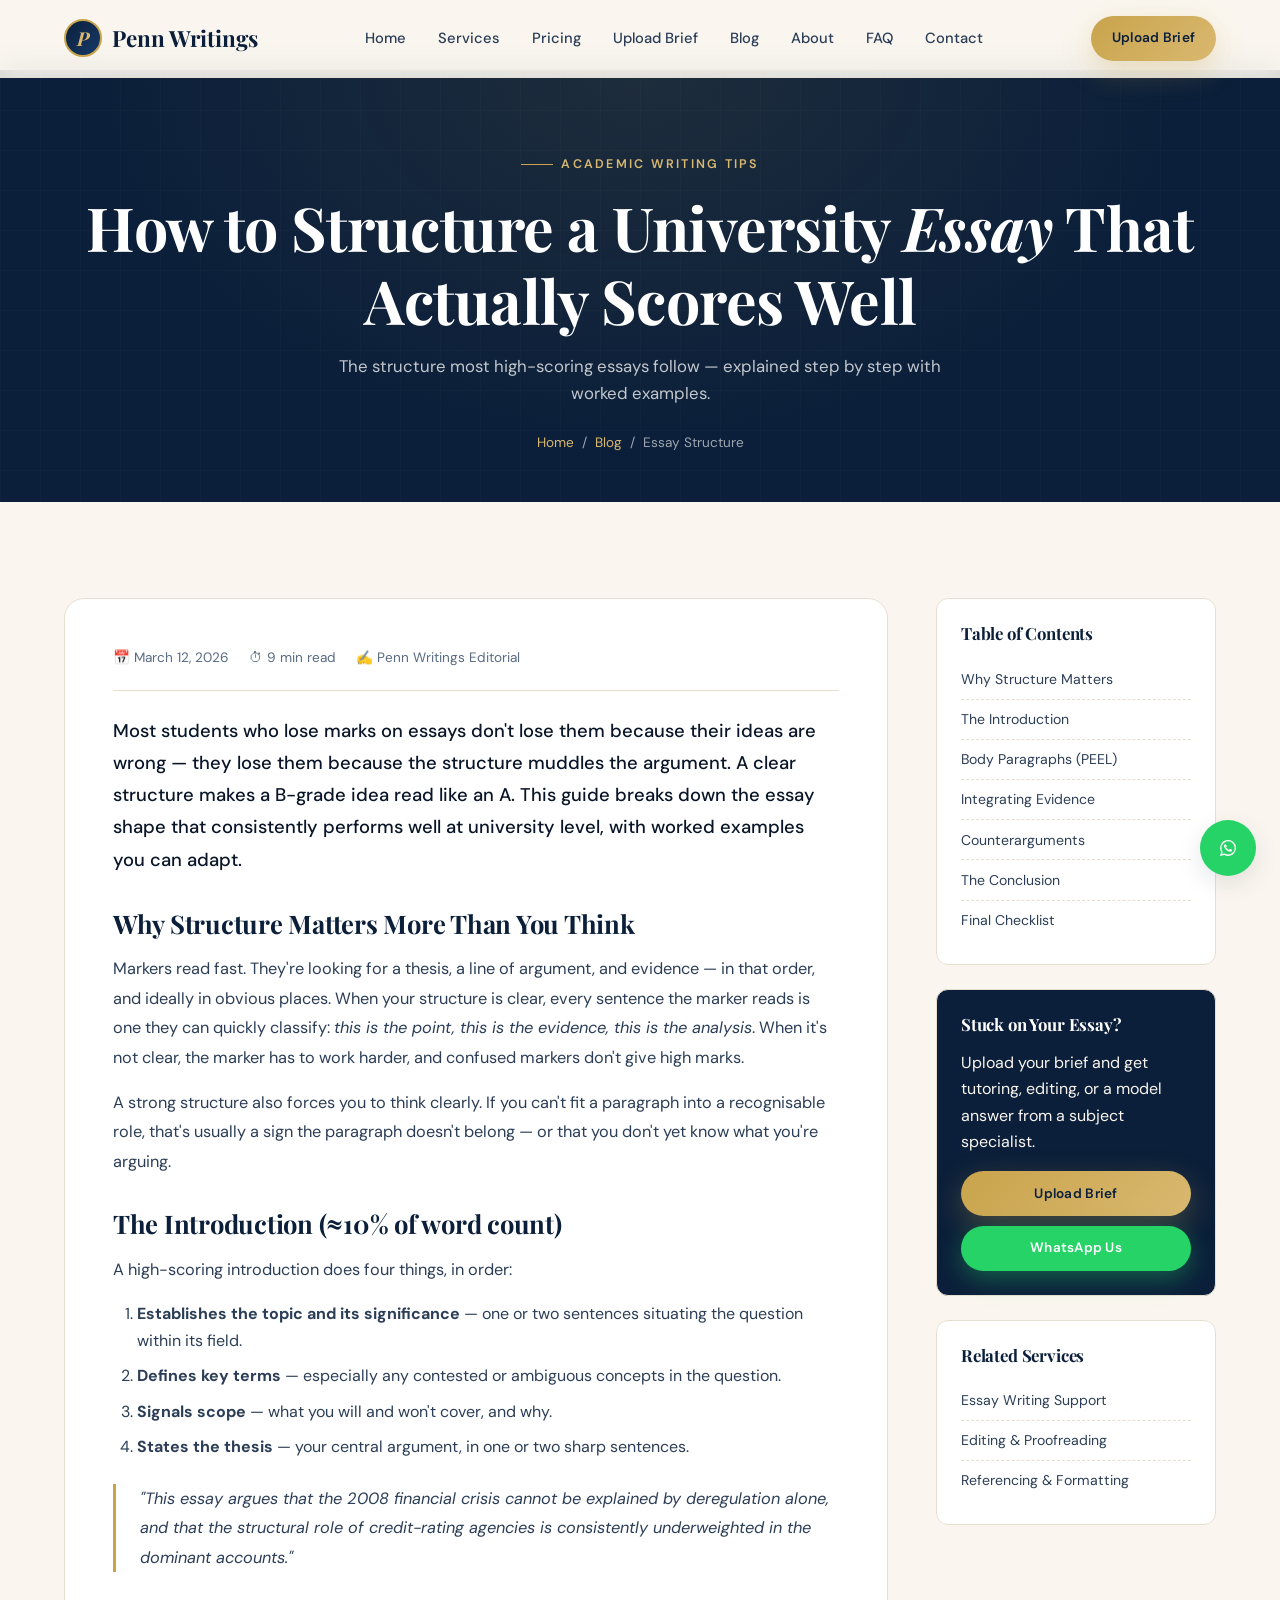
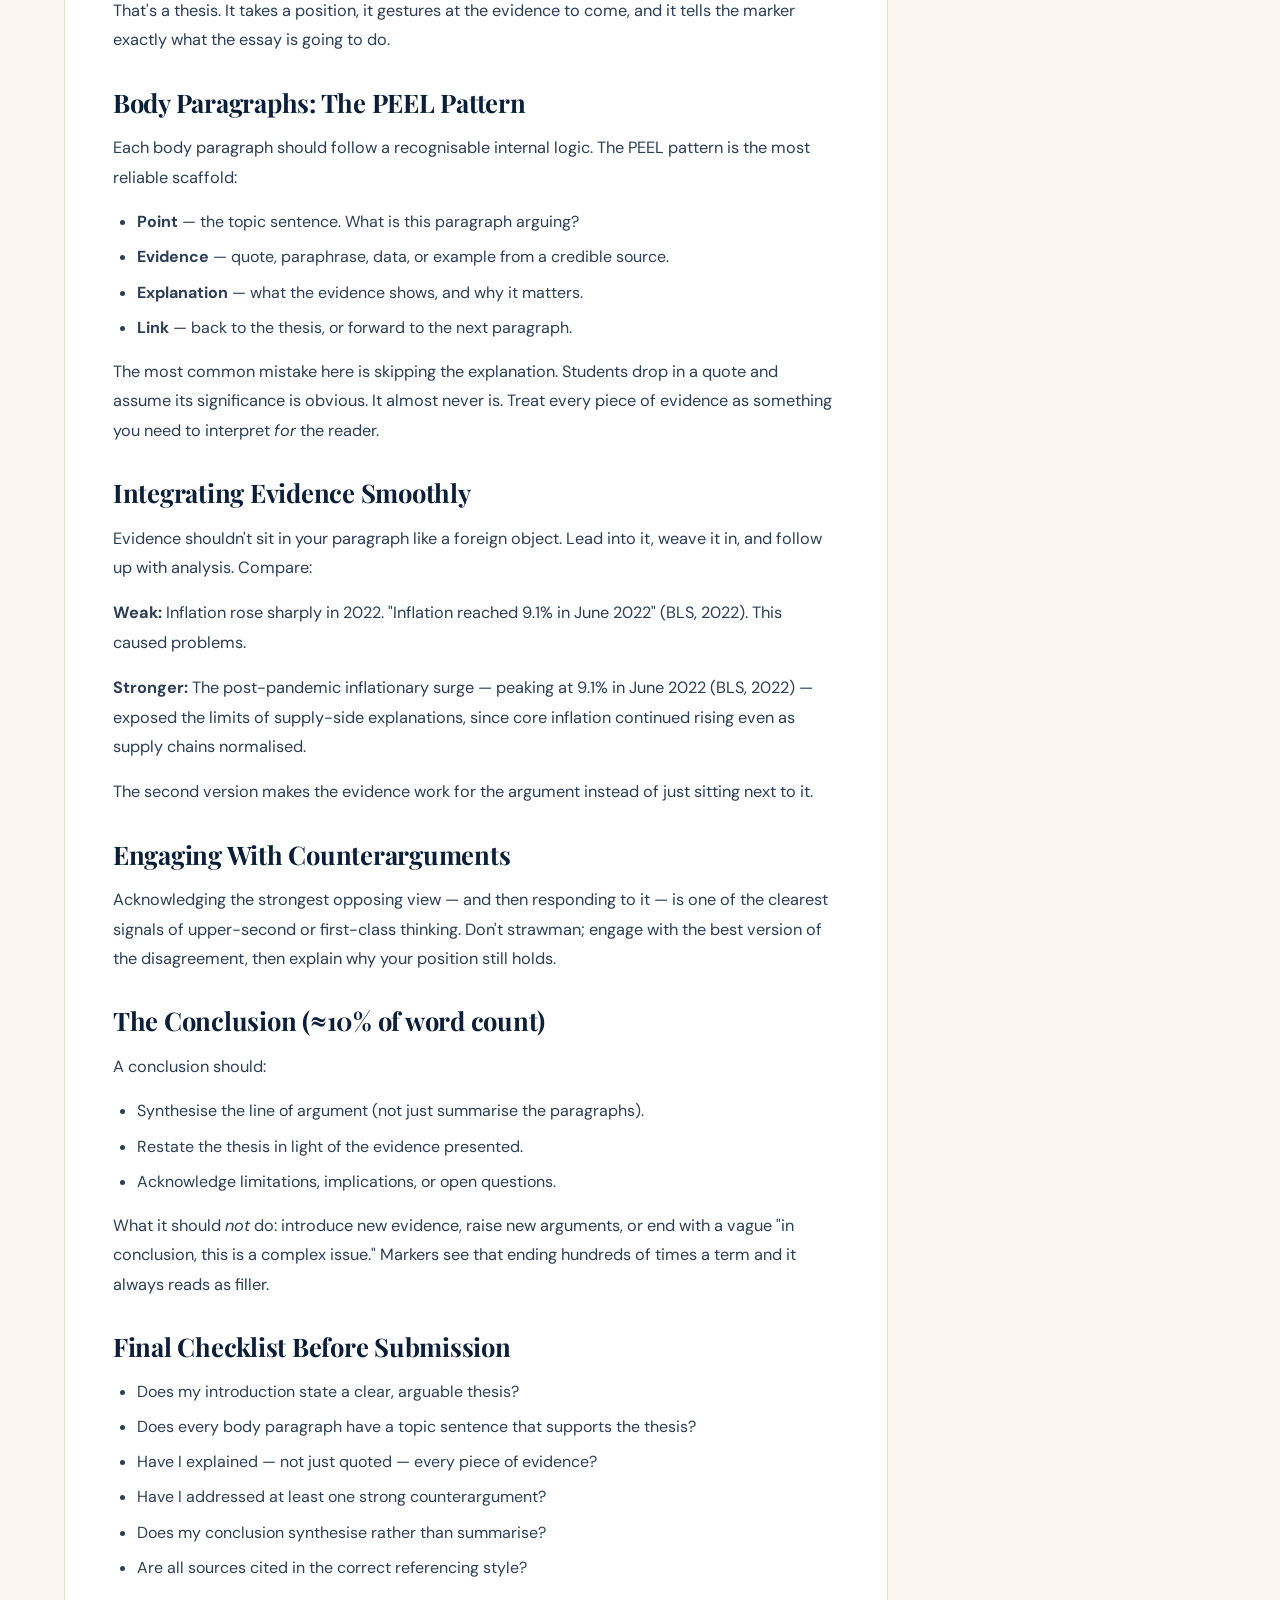
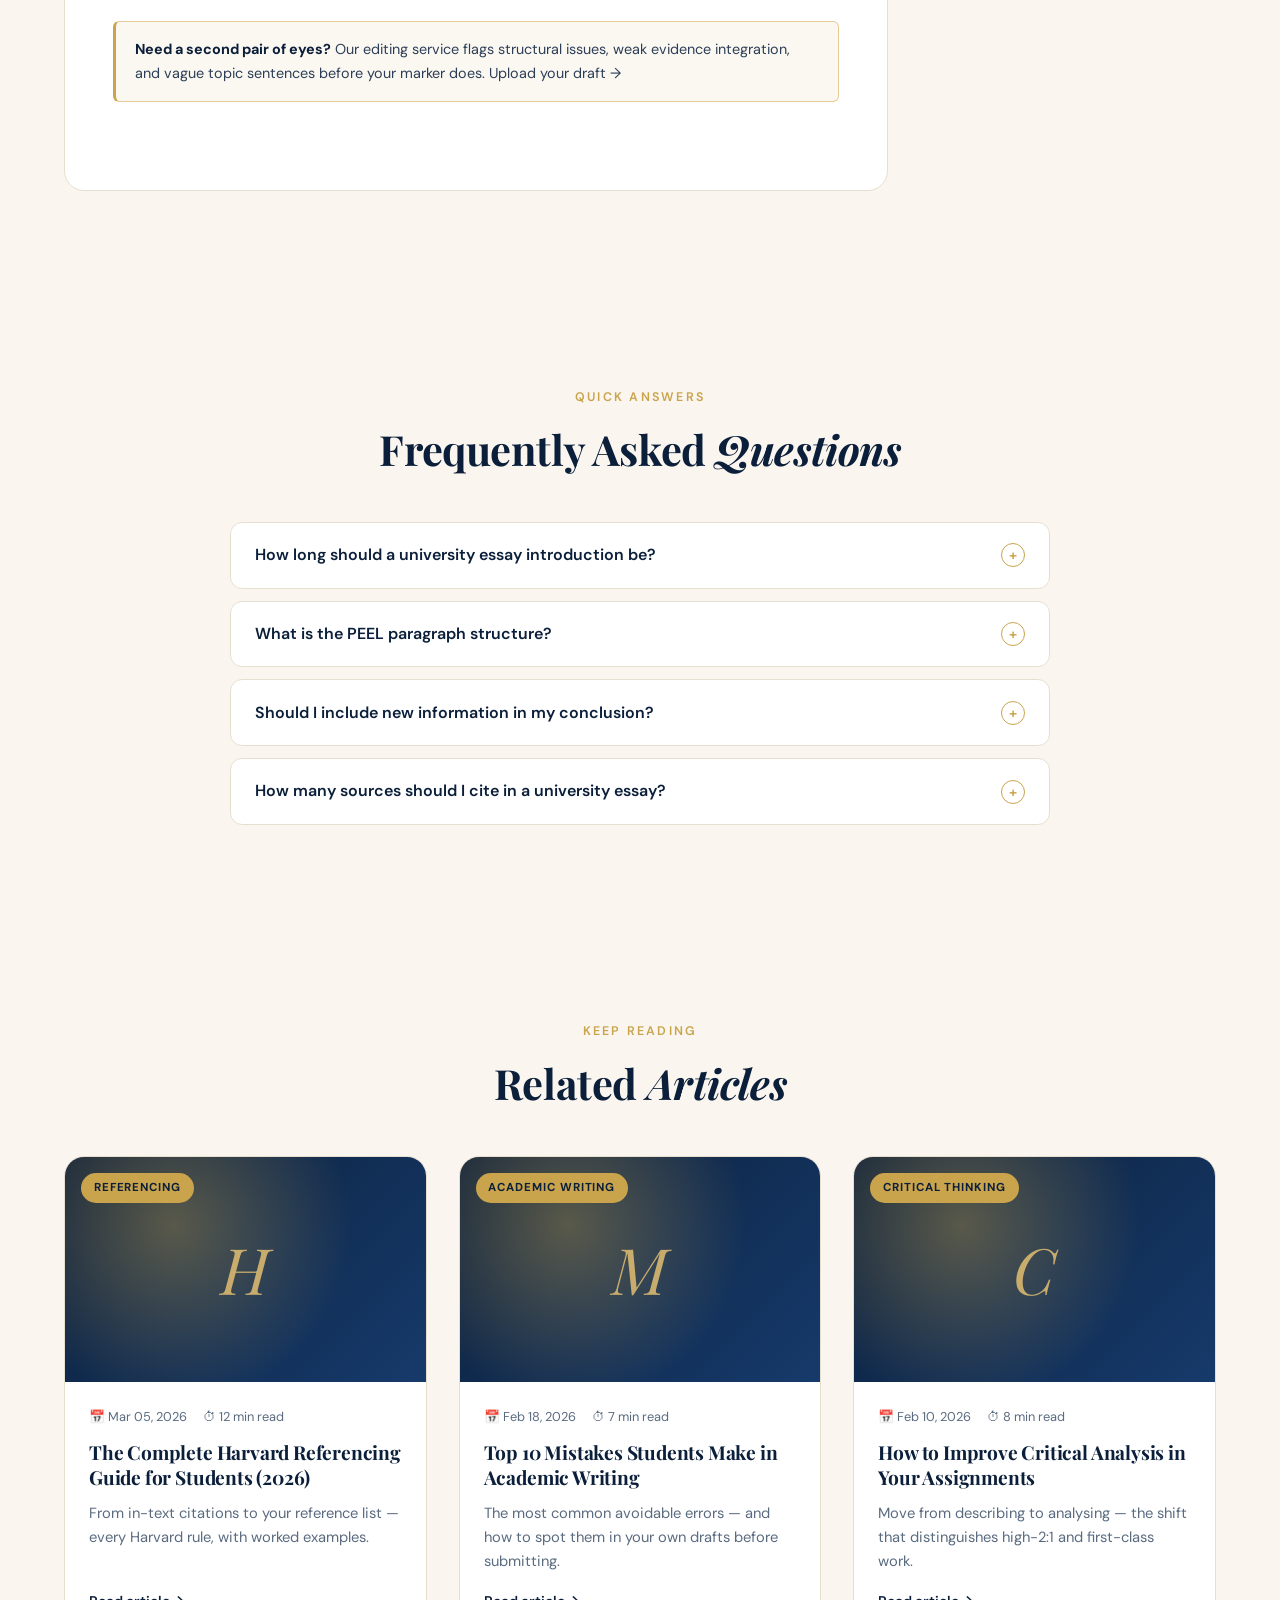
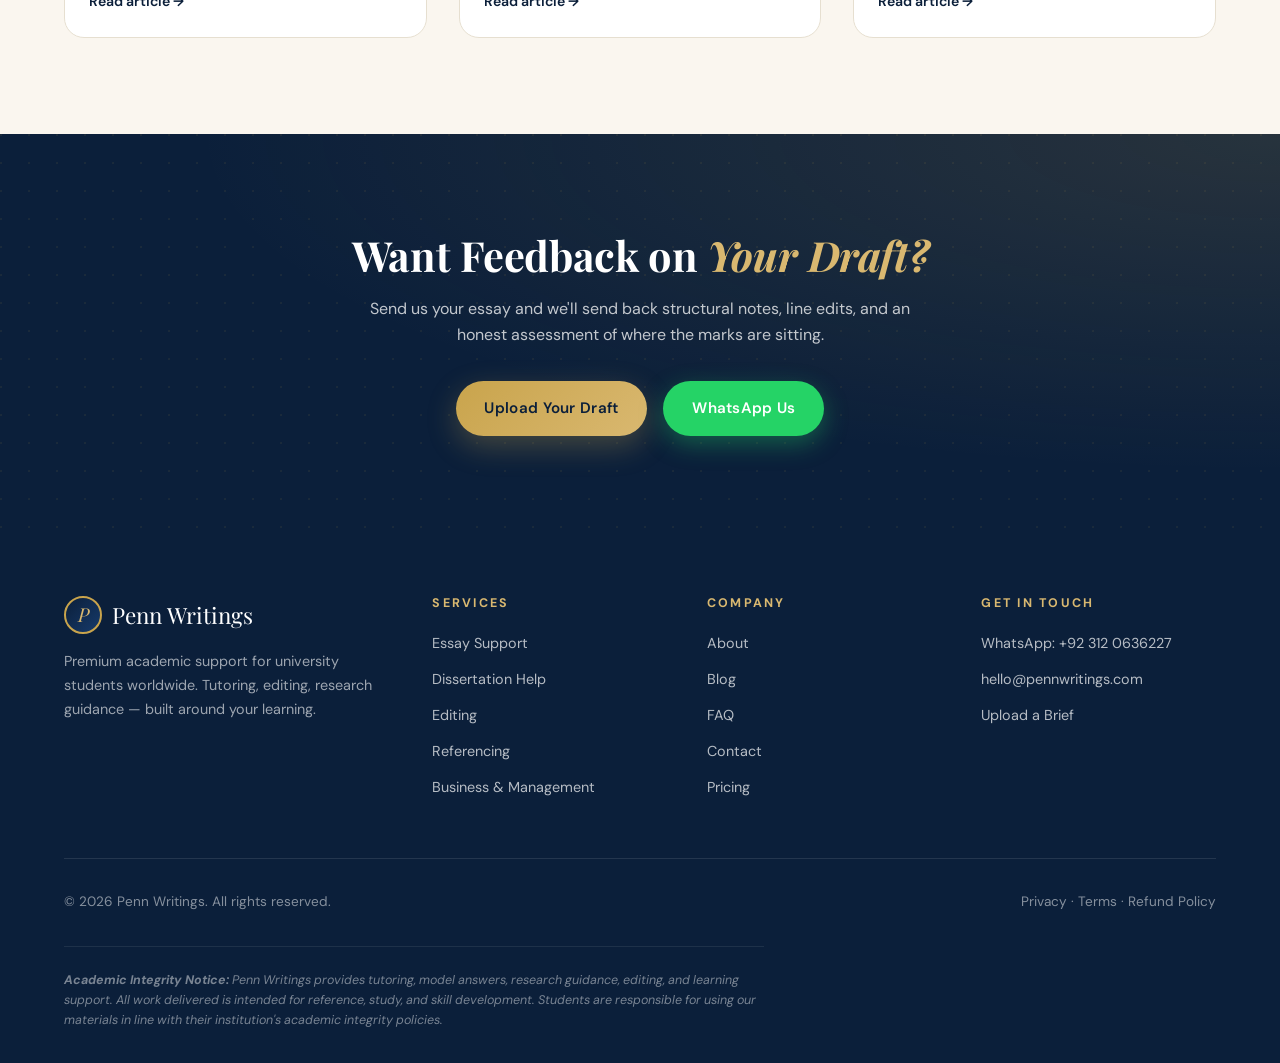
<file: blog-post.html>
<!DOCTYPE html>
<html lang="en">
<head>
<meta charset="UTF-8" />
<meta name="viewport" content="width=device-width, initial-scale=1.0" />
<title>How to Structure a University Essay That Actually Scores Well | Penn Writings Blog</title>
<meta name="description" content="A clear, practical breakdown of essay structure for university students — from introduction and thesis to body paragraphs, evidence integration, and conclusion." />
<meta name="keywords" content="university essay structure, how to write an essay, academic writing, essay introduction, thesis statement, PEEL paragraph" />
<meta name="author" content="Penn Writings" />

<!-- Open Graph -->
<meta property="og:title" content="How to Structure a University Essay That Actually Scores Well" />
<meta property="og:description" content="The structure most high-scoring essays follow — explained step by step with worked examples." />
<meta property="og:type" content="article" />
<meta property="og:url" content="https://pennwritings.com/blog-post.html" />
<meta property="og:image" content="assets/img/blog-essay-structure.jpg" />
<meta name="twitter:card" content="summary_large_image" />

<!-- Fonts -->
<link rel="preconnect" href="https://fonts.googleapis.com" />
<link rel="preconnect" href="https://fonts.gstatic.com" crossorigin />
<link href="https://fonts.googleapis.com/css2?family=Playfair+Display:ital,wght@0,400;0,600;0,700;1,400;1,700&family=DM+Sans:wght@400;500;600;700&display=swap" rel="stylesheet" />

<style>
/* ==========================================================================
   PENN WRITINGS — Premium Academic Support Website
   Shared stylesheet (assets/css/style.css)
   ========================================================================== */

/* --------------------------------------------------------------------------
   1. DESIGN TOKENS
   -------------------------------------------------------------------------- */
:root {
  /* Brand colours */
  --navy-900: #0b1f3a;
  --navy-800: #102b4f;
  --navy-700: #163a6b;
  --navy-600: #1e4a82;
  --gold-500: #c9a44c;
  --gold-400: #d9b870;
  --gold-300: #e6cc94;
  --cream-100: #faf6ef;
  --cream-200: #f3ecdd;
  --white: #ffffff;
  --ink-900: #0a1628;
  --ink-700: #2c3e57;
  --ink-500: #5a6b80;
  --ink-300: #a8b3c2;
  --line: #e6dfd0;
  --success: #2f8f63;
  --danger: #c94a4a;

  /* Typography */
  --font-display: "Playfair Display", "Cormorant Garamond", Georgia, serif;
  --font-body: "DM Sans", "Inter", -apple-system, BlinkMacSystemFont, sans-serif;

  /* Spacing & sizing */
  --container: 1200px;
  --radius-sm: 6px;
  --radius-md: 12px;
  --radius-lg: 20px;
  --radius-pill: 999px;

  /* Shadows */
  --shadow-sm: 0 2px 8px rgba(11, 31, 58, 0.06);
  --shadow-md: 0 8px 24px rgba(11, 31, 58, 0.10);
  --shadow-lg: 0 20px 60px rgba(11, 31, 58, 0.18);
  --shadow-gold: 0 10px 30px rgba(201, 164, 76, 0.30);

  /* Motion */
  --ease: cubic-bezier(0.4, 0, 0.2, 1);
  --ease-out: cubic-bezier(0.16, 1, 0.3, 1);
  --t-fast: 200ms;
  --t-mid: 400ms;
  --t-slow: 700ms;
}

/* --------------------------------------------------------------------------
   2. RESET & BASE
   -------------------------------------------------------------------------- */
*, *::before, *::after { box-sizing: border-box; margin: 0; padding: 0; }

html {
  scroll-behavior: smooth;
  -webkit-text-size-adjust: 100%;
}

body {
  font-family: var(--font-body);
  font-size: 16px;
  line-height: 1.65;
  color: var(--ink-700);
  background: var(--cream-100);
  overflow-x: hidden;
  -webkit-font-smoothing: antialiased;
  padding-top: 70px;
  -moz-osx-font-smoothing: grayscale;
}

img, svg { max-width: 100%; display: block; }
a { color: inherit; text-decoration: none; transition: color var(--t-fast) var(--ease); }
button { font: inherit; cursor: pointer; border: none; background: none; }
input, textarea, select { font: inherit; color: inherit; }

h1, h2, h3, h4, h5, h6 {
  font-family: var(--font-display);
  font-weight: 700;
  color: var(--navy-900);
  line-height: 1.2;
  letter-spacing: -0.01em;
}

h1 { font-size: clamp(2.2rem, 5vw, 3.8rem); }
h2 { font-size: clamp(1.8rem, 3.5vw, 2.6rem); }
h3 { font-size: clamp(1.3rem, 2.2vw, 1.6rem); }
h4 { font-size: 1.15rem; }

p { margin-bottom: 1rem; }

/* Focus states for accessibility */
:focus-visible {
  outline: 2px solid var(--gold-500);
  outline-offset: 3px;
  border-radius: 3px;
}

/* Reduced motion */
@media (prefers-reduced-motion: reduce) {
  *, *::before, *::after {
    animation-duration: 0.01ms !important;
    transition-duration: 0.01ms !important;
    scroll-behavior: auto !important;
  }
}

/* --------------------------------------------------------------------------
   3. UTILITIES
   -------------------------------------------------------------------------- */
.container {
  width: 100%;
  max-width: var(--container);
  margin: 0 auto;
  padding: 0 1.5rem;
}

.section { padding: clamp(3rem, 8vw, 6rem) 0; }
.section-sm { padding: clamp(2rem, 5vw, 3.5rem) 0; }

.text-center { text-align: center; }
.text-gold { color: var(--gold-500); }
.text-navy { color: var(--navy-900); }

.eyebrow {
  display: inline-block;
  font-family: var(--font-body);
  font-size: 0.78rem;
  font-weight: 600;
  letter-spacing: 0.18em;
  text-transform: uppercase;
  color: var(--gold-500);
  margin-bottom: 1rem;
  position: relative;
  padding-left: 2.5rem;
}
.eyebrow::before {
  content: "";
  position: absolute;
  left: 0; top: 50%;
  width: 2rem; height: 1px;
  background: var(--gold-500);
}
.eyebrow.center { padding-left: 0; }
.eyebrow.center::before { display: none; }

.section-title {
  text-align: center;
  margin-bottom: 1rem;
}
.section-subtitle {
  text-align: center;
  max-width: 640px;
  margin: 0 auto 3rem;
  color: var(--ink-500);
  font-size: 1.05rem;
}

/* Centered section header wrapper used on inner pages */
.section-head {
  text-align: center;
  max-width: 720px;
  margin: 0 auto 3rem;
}
.section-head .eyebrow { padding-left: 0; }
.section-head .eyebrow::before { display: none; }
.section-head h2 { margin-bottom: 1rem; }
.section-head p { color: var(--ink-500); font-size: 1.02rem; line-height: 1.7; }

/* FAQ page section labels */
.faq-section {
  text-align: center;
  margin-bottom: 2.5rem;
}
.faq-section .eyebrow { padding-left: 0; }
.faq-section .eyebrow::before { display: none; }
.faq-section h2 { margin-bottom: 0; }

/* --------------------------------------------------------------------------
   4. BUTTONS
   -------------------------------------------------------------------------- */
.btn {
  display: inline-flex;
  align-items: center;
  justify-content: center;
  gap: 0.5rem;
  padding: 0.95rem 1.8rem;
  font-family: var(--font-body);
  font-weight: 600;
  font-size: 0.95rem;
  letter-spacing: 0.02em;
  border-radius: var(--radius-pill);
  transition: all var(--t-mid) var(--ease);
  cursor: pointer;
  position: relative;
  overflow: hidden;
  white-space: nowrap;
}

.btn-primary {
  background: linear-gradient(135deg, var(--gold-500), var(--gold-400));
  color: var(--navy-900);
  box-shadow: var(--shadow-gold);
}
.btn-primary:hover {
  transform: translateY(-2px);
  box-shadow: 0 14px 40px rgba(201, 164, 76, 0.45);
}

.btn-secondary {
  background: var(--navy-900);
  color: var(--white);
  box-shadow: var(--shadow-md);
}
.btn-secondary:hover {
  background: var(--navy-700);
  transform: translateY(-2px);
}

.btn-outline {
  background: transparent;
  color: var(--navy-900);
  border: 2px solid var(--navy-900);
}
.btn-outline:hover {
  background: var(--navy-900);
  color: var(--white);
}

.btn-whatsapp {
  background: #25d366;
  color: white;
  box-shadow: 0 8px 24px rgba(37, 211, 102, 0.35);
}
.btn-whatsapp:hover {
  background: #1ebe5a;
  transform: translateY(-2px);
}

.btn-block { width: 100%; }
.btn-sm { padding: 0.7rem 1.3rem; font-size: 0.85rem; }

/* --------------------------------------------------------------------------
   5. HEADER / NAVIGATION
   -------------------------------------------------------------------------- */
.site-header {
  position: fixed;
  top: 0;
  left: 0;
  right: 0;
  z-index: 1000;
  background: rgba(250, 246, 239, 0.85);
  backdrop-filter: blur(14px);
  -webkit-backdrop-filter: blur(14px);
  border-bottom: 1px solid rgba(230, 223, 208, 0.6);
  transition: all var(--t-mid) var(--ease);
}
.site-header.scrolled {
  background: rgba(255, 255, 255, 0.95);
  box-shadow: var(--shadow-sm);
}

.nav-wrap {
  display: flex;
  align-items: center;
  justify-content: space-between;
  padding: 1rem 1.5rem;
  max-width: var(--container);
  margin: 0 auto;
}

.logo {
  display: flex;
  align-items: center;
  gap: 0.6rem;
  font-family: var(--font-display);
  font-size: 1.4rem;
  font-weight: 700;
  color: var(--navy-900);
}
.logo-mark {
  width: 38px; height: 38px;
  background: linear-gradient(135deg, var(--navy-900), var(--navy-700));
  color: var(--gold-400);
  border-radius: 50%;
  display: grid; place-items: center;
  font-family: var(--font-display);
  font-style: italic;
  font-size: 1.2rem;
  border: 2px solid var(--gold-500);
}

.nav-menu {
  display: flex;
  align-items: center;
  gap: 2rem;
  list-style: none;
}
.nav-menu a {
  font-size: 0.92rem;
  font-weight: 500;
  color: var(--ink-700);
  position: relative;
  padding: 0.5rem 0;
}
.nav-menu a::after {
  content: "";
  position: absolute;
  bottom: 0; left: 0;
  width: 0; height: 2px;
  background: var(--gold-500);
  transition: width var(--t-mid) var(--ease);
}
.nav-menu a:hover, .nav-menu a.active {
  color: var(--navy-900);
}
.nav-menu a:hover::after, .nav-menu a.active::after {
  width: 100%;
}

.nav-cta {
  display: flex;
  align-items: center;
  gap: 0.75rem;
}

.hamburger {
  display: none;
  width: 36px; height: 36px;
  flex-direction: column;
  justify-content: center;
  align-items: center;
  gap: 5px;
  z-index: 1010;
  position: relative;
}
.hamburger span {
  display: block;
  width: 22px; height: 2px;
  background: var(--navy-900);
  border-radius: 2px;
  transition: all var(--t-mid) var(--ease);
}
.hamburger.active span:nth-child(1) { transform: translateY(7px) rotate(45deg); }
.hamburger.active span:nth-child(2) { opacity: 0; }
.hamburger.active span:nth-child(3) { transform: translateY(-7px) rotate(-45deg); }

@media (max-width: 960px) {
  .nav-menu {
    position: fixed;
    top: 0; left: 0; right: 0; bottom: 0;
    background: var(--navy-900);
    flex-direction: column;
    justify-content: center;
    align-items: center;
    gap: 2.2rem;
    z-index: 1005;
    transform: translateX(100%);
    transition: transform var(--t-slow) var(--ease-out);
    padding: 5rem 2rem 2rem;
  }
  .nav-menu.open { transform: translateX(0); }
  .nav-menu a { font-size: 1.5rem; font-family: var(--font-display); color: var(--cream-100); font-weight: 700; }
  .nav-menu a::after { background: var(--gold-500); }
  .nav-menu a:hover, .nav-menu a.active { color: var(--gold-400); }
  .hamburger { display: flex; }
  .hamburger.active span { background: var(--white); }
  .nav-cta .btn { display: none; }
}

/* --------------------------------------------------------------------------
   6. HERO
   -------------------------------------------------------------------------- */
.hero {
  position: relative;
  padding: clamp(4rem, 10vw, 7rem) 0 clamp(3rem, 8vw, 5rem);
  background:
    radial-gradient(ellipse at top right, rgba(201, 164, 76, 0.12), transparent 50%),
    radial-gradient(ellipse at bottom left, rgba(22, 58, 107, 0.08), transparent 50%),
    var(--cream-100);
  overflow: hidden;
}

.hero::before {
  content: "";
  position: absolute;
  inset: 0;
  background-image:
    radial-gradient(circle at 1px 1px, rgba(11, 31, 58, 0.06) 1px, transparent 0);
  background-size: 32px 32px;
  opacity: 0.5;
  pointer-events: none;
}

.hero-grid {
  display: grid;
  grid-template-columns: 1.1fr 0.9fr;
  gap: 4rem;
  align-items: center;
  position: relative;
}

.hero-content { position: relative; z-index: 2; }

.hero-content h1 {
  margin-bottom: 1.5rem;
  letter-spacing: -0.02em;
}
.hero-content h1 .accent {
  color: var(--gold-500);
  font-style: italic;
  position: relative;
  display: inline-block;
}
.hero-content h1 .accent::after {
  content: "";
  position: absolute;
  bottom: 8px; left: 0;
  width: 100%; height: 8px;
  background: var(--gold-300);
  z-index: -1;
  opacity: 0.5;
}

.hero-lead {
  font-size: clamp(1rem, 1.5vw, 1.15rem);
  color: var(--ink-500);
  margin-bottom: 2rem;
  max-width: 520px;
}

.hero-actions {
  display: flex;
  flex-wrap: wrap;
  gap: 1rem;
  margin-bottom: 3rem;
}

.hero-stats {
  display: grid;
  grid-template-columns: repeat(3, 1fr);
  gap: 1.5rem;
  padding-top: 2rem;
  border-top: 1px solid var(--line);
}
.stat-num {
  font-family: var(--font-display);
  font-size: 2rem;
  font-weight: 700;
  color: var(--navy-900);
  line-height: 1;
}
.stat-label {
  font-size: 0.82rem;
  color: var(--ink-500);
  margin-top: 0.4rem;
  letter-spacing: 0.04em;
}

/* Hero visual */
.hero-visual {
  position: relative;
  height: 520px;
}
.hero-card {
  position: absolute;
  background: white;
  border-radius: var(--radius-lg);
  box-shadow: var(--shadow-lg);
  padding: 1.5rem;
  border: 1px solid var(--line);
}
.hero-card-1 {
  top: 0; right: 0;
  width: 280px;
  animation: float 6s ease-in-out infinite;
}
.hero-card-2 {
  bottom: 30px; left: 0;
  width: 260px;
  animation: float 6s ease-in-out infinite 1.5s;
}
.hero-card-3 {
  top: 50%; left: 50%;
  transform: translate(-50%, -50%);
  width: 220px;
  background: var(--navy-900);
  color: white;
  text-align: center;
}

@keyframes float {
  0%, 100% { transform: translateY(0); }
  50% { transform: translateY(-12px); }
}

.hero-card-3 { animation: float 6s ease-in-out infinite 0.75s; }
.hero-card-3 h4 { color: var(--gold-400); margin-bottom: 0.5rem; }
.hero-card-3 p { color: var(--cream-200); font-size: 0.85rem; margin: 0; }

.hero-card-icon {
  width: 44px; height: 44px;
  border-radius: 12px;
  background: var(--cream-200);
  color: var(--navy-900);
  display: grid; place-items: center;
  margin-bottom: 0.8rem;
  font-size: 1.2rem;
}
.hero-card h4 { margin-bottom: 0.3rem; font-size: 1rem; }
.hero-card p { font-size: 0.85rem; color: var(--ink-500); margin: 0; }

@media (max-width: 900px) {
  .hero-grid { grid-template-columns: 1fr; gap: 3rem; }
  .hero-visual { height: 400px; max-width: 460px; margin: 0 auto; }
}
@media (max-width: 480px) {
  .hero-stats { grid-template-columns: repeat(3, 1fr); gap: 0.8rem; }
  .stat-num { font-size: 1.4rem; }
  .stat-label { font-size: 0.7rem; }
}

/* --------------------------------------------------------------------------
   7. PAGE HEADER (for inner pages)
   -------------------------------------------------------------------------- */
.page-header {
  position: relative;
  padding: clamp(3rem, 7vw, 5rem) 0 clamp(2rem, 5vw, 3rem);
  background:
    radial-gradient(ellipse at top, rgba(201, 164, 76, 0.10), transparent 60%),
    var(--navy-900);
  color: var(--cream-100);
  overflow: hidden;
}
.page-header::before {
  content: "";
  position: absolute;
  inset: 0;
  background-image:
    linear-gradient(rgba(255,255,255,0.03) 1px, transparent 1px),
    linear-gradient(90deg, rgba(255,255,255,0.03) 1px, transparent 1px);
  background-size: 40px 40px;
  opacity: 0.6;
}
.page-header > .container { position: relative; z-index: 2; text-align: center; }
.page-header h1 { color: var(--white); margin-bottom: 1rem; }
.page-header .eyebrow { color: var(--gold-400); }
.page-header p { color: rgba(255,255,255,0.75); max-width: 640px; margin: 0 auto; font-size: 1.05rem; }

.breadcrumbs {
  display: flex;
  justify-content: center;
  gap: 0.5rem;
  font-size: 0.85rem;
  margin-top: 1.5rem;
  color: rgba(255,255,255,0.6);
}
.breadcrumbs a { color: var(--gold-400); }
.breadcrumbs a:hover { color: var(--gold-300); }

/* --------------------------------------------------------------------------
   8. CARD GRIDS / SERVICES
   -------------------------------------------------------------------------- */
.grid {
  display: grid;
  grid-template-columns: repeat(auto-fit, minmax(280px, 1fr));
  gap: 1.5rem;
}
.grid-2 { grid-template-columns: repeat(2, 1fr); }
.grid-3 { grid-template-columns: repeat(3, 1fr); }
.grid-4 { grid-template-columns: repeat(4, 1fr); }
@media (max-width: 900px) {
  .grid-2, .grid-3, .grid-4 { grid-template-columns: repeat(2, 1fr); }
}
@media (max-width: 560px) {
  .grid-2, .grid-3, .grid-4 { grid-template-columns: 1fr; }
}

/* Two-column story layout */
.two-col {
  display: grid;
  grid-template-columns: 1fr 1fr;
  gap: 3rem;
  align-items: center;
}
@media (max-width: 900px) {
  .two-col { grid-template-columns: 1fr; gap: 2rem; }
}

/* Story visual block */
.story-visual {
  display: grid;
  grid-template-columns: 1fr 1fr;
  gap: 1rem;
  background: var(--cream-100);
  padding: 2rem;
  border-radius: var(--radius-lg);
  border: 1px solid var(--line);
}
.story-stat {
  background: white;
  padding: 1.5rem 1.25rem;
  border-radius: var(--radius-md);
  border: 1px solid var(--line);
  text-align: center;
  transition: transform 0.3s ease, box-shadow 0.3s ease;
}
.story-stat:hover { transform: translateY(-3px); box-shadow: var(--shadow-md); }
.story-stat .stat-num {
  display: block;
  font-family: var(--font-display);
  font-size: 2rem;
  color: var(--navy-900);
  font-weight: 700;
  margin-bottom: 0.3rem;
}
.story-stat .stat-num .plus { color: var(--gold-500); }
.story-stat .stat-label {
  font-size: 0.78rem;
  color: var(--ink-500);
  text-transform: uppercase;
  letter-spacing: 0.06em;
  font-weight: 600;
}

/* Integrity statement block */
.integrity-block {
  max-width: 820px;
  margin: 0 auto;
  background: white;
  padding: clamp(2rem, 4vw, 3rem);
  border-radius: var(--radius-lg);
  border: 1px solid var(--line);
  border-left: 4px solid var(--gold-500);
}
.integrity-block h2 { margin-bottom: 1.25rem; }
.integrity-block p {
  color: var(--ink-700);
  line-height: 1.8;
  margin-bottom: 1rem;
}

.service-card {
  background: white;
  border: 1px solid var(--line);
  border-radius: var(--radius-lg);
  padding: 2rem;
  transition: all var(--t-mid) var(--ease);
  position: relative;
  overflow: hidden;
  cursor: pointer;
}
.service-card::before {
  content: "";
  position: absolute;
  top: 0; left: 0;
  width: 100%; height: 4px;
  background: linear-gradient(90deg, var(--gold-500), var(--gold-400));
  transform: scaleX(0);
  transform-origin: left;
  transition: transform var(--t-mid) var(--ease);
}
.service-card:hover {
  transform: translateY(-6px);
  box-shadow: var(--shadow-lg);
  border-color: var(--gold-300);
}
.service-card:hover::before { transform: scaleX(1); }

.service-icon {
  width: 56px; height: 56px;
  border-radius: 14px;
  background: linear-gradient(135deg, var(--cream-200), var(--cream-100));
  color: var(--navy-900);
  display: grid; place-items: center;
  font-size: 1.5rem;
  margin-bottom: 1.2rem;
  border: 1px solid var(--line);
  transition: all var(--t-mid) var(--ease);
}
.service-card:hover .service-icon {
  background: linear-gradient(135deg, var(--navy-900), var(--navy-700));
  color: var(--gold-400);
  transform: rotate(-5deg) scale(1.05);
}

.service-card h3 { margin-bottom: 0.6rem; font-size: 1.25rem; }
.service-card p { color: var(--ink-500); font-size: 0.95rem; margin-bottom: 1.2rem; }

.service-card .learn-more {
  font-weight: 600;
  font-size: 0.88rem;
  color: var(--navy-900);
  display: inline-flex;
  align-items: center;
  gap: 0.4rem;
  transition: gap var(--t-fast) var(--ease);
}
.service-card:hover .learn-more {
  color: var(--gold-500);
  gap: 0.7rem;
}

/* Service tags / filters */
.tag-filters {
  display: flex;
  flex-wrap: wrap;
  gap: 0.5rem;
  justify-content: center;
  margin-bottom: 2.5rem;
}
.tag {
  padding: 0.55rem 1.2rem;
  border: 1px solid var(--line);
  background: white;
  border-radius: var(--radius-pill);
  font-size: 0.85rem;
  font-weight: 500;
  color: var(--ink-700);
  transition: all var(--t-fast) var(--ease);
}
.tag:hover { border-color: var(--gold-500); color: var(--navy-900); }
.tag.active {
  background: var(--navy-900);
  color: var(--white);
  border-color: var(--navy-900);
}

/* --------------------------------------------------------------------------
   9. PRICING
   -------------------------------------------------------------------------- */
.pricing-grid {
  display: grid;
  grid-template-columns: repeat(3, 1fr);
  gap: 1.5rem;
  align-items: stretch;
}
@media (max-width: 900px) {
  .pricing-grid { grid-template-columns: 1fr; max-width: 460px; margin: 0 auto; }
}

.price-card {
  background: white;
  border: 1px solid var(--line);
  border-radius: var(--radius-lg);
  padding: 2.5rem 2rem;
  position: relative;
  transition: all var(--t-mid) var(--ease);
  display: flex;
  flex-direction: column;
}
.price-card:hover {
  transform: translateY(-4px);
  box-shadow: var(--shadow-lg);
}
.price-card.featured {
  background: linear-gradient(135deg, var(--navy-900), var(--navy-800));
  color: var(--cream-100);
  border-color: var(--navy-900);
  transform: scale(1.03);
}
.price-card.featured h3 { color: var(--white); }
.price-card.featured .price-num { color: var(--gold-400); }
.price-card.featured .price-features li { color: rgba(255,255,255,0.85); }
.price-card.featured .price-features li::before { color: var(--gold-400); }

.featured-badge {
  position: absolute;
  top: -12px; left: 50%;
  transform: translateX(-50%);
  background: var(--gold-500);
  color: var(--navy-900);
  font-size: 0.72rem;
  font-weight: 700;
  letter-spacing: 0.1em;
  padding: 0.4rem 1rem;
  border-radius: var(--radius-pill);
  text-transform: uppercase;
}

.price-tier {
  font-family: var(--font-display);
  font-size: 1.4rem;
  margin-bottom: 0.5rem;
}
.price-num {
  font-family: var(--font-display);
  font-size: 3rem;
  font-weight: 700;
  color: var(--navy-900);
  line-height: 1;
}
.price-num small { font-size: 1rem; color: var(--ink-500); font-weight: 400; }
.price-desc { color: var(--ink-500); font-size: 0.92rem; margin: 0.5rem 0 1.5rem; }

.price-features {
  list-style: none;
  margin-bottom: 2rem;
  flex: 1;
}
.price-features li {
  padding: 0.5rem 0 0.5rem 1.8rem;
  position: relative;
  font-size: 0.93rem;
}
.price-features li::before {
  content: "✓";
  position: absolute;
  left: 0; top: 0.5rem;
  color: var(--gold-500);
  font-weight: 700;
}

/* Price calculator */
.calculator {
  background: white;
  border-radius: var(--radius-lg);
  padding: clamp(1.5rem, 4vw, 2.5rem);
  box-shadow: var(--shadow-md);
  border: 1px solid var(--line);
  display: grid;
  grid-template-columns: 1.4fr 1fr;
  gap: 2.5rem;
}
@media (max-width: 800px) {
  .calculator { grid-template-columns: 1fr; gap: 1.5rem; }
}

.calc-form .form-row {
  display: grid;
  grid-template-columns: 1fr 1fr;
  gap: 1rem;
  margin-bottom: 1rem;
}
@media (max-width: 480px) {
  .calc-form .form-row { grid-template-columns: 1fr; }
}

.calc-result {
  background: linear-gradient(135deg, var(--navy-900), var(--navy-800));
  color: var(--cream-100);
  border-radius: var(--radius-md);
  padding: 2rem;
  display: flex;
  flex-direction: column;
  justify-content: center;
  text-align: center;
}
.calc-result .label {
  font-size: 0.8rem;
  letter-spacing: 0.15em;
  text-transform: uppercase;
  color: var(--gold-400);
  margin-bottom: 0.6rem;
}
.calc-result .price {
  font-family: var(--font-display);
  font-size: 2.8rem;
  font-weight: 700;
  color: var(--white);
  line-height: 1;
  margin-bottom: 0.3rem;
}
.calc-result .price-range {
  font-size: 0.85rem;
  color: rgba(255,255,255,0.65);
  margin-bottom: 1.5rem;
}

/* --------------------------------------------------------------------------
   10. FORMS
   -------------------------------------------------------------------------- */
.form-group {
  margin-bottom: 1rem;
}
.form-label {
  display: block;
  font-size: 0.85rem;
  font-weight: 600;
  color: var(--navy-900);
  margin-bottom: 0.4rem;
}
.form-label .req { color: var(--danger); }

.form-input,
.form-select,
.form-textarea {
  width: 100%;
  padding: 0.85rem 1rem;
  border: 1.5px solid var(--line);
  border-radius: var(--radius-sm);
  background: var(--cream-100);
  font-size: 0.95rem;
  color: var(--ink-900);
  transition: all var(--t-fast) var(--ease);
  font-family: var(--font-body);
}
.form-input:focus,
.form-select:focus,
.form-textarea:focus {
  outline: none;
  border-color: var(--gold-500);
  background: white;
  box-shadow: 0 0 0 3px rgba(201, 164, 76, 0.15);
}

.form-textarea { resize: vertical; min-height: 120px; }

.form-help {
  font-size: 0.8rem;
  color: var(--ink-500);
  margin-top: 0.3rem;
}

.form-error {
  color: var(--danger);
  font-size: 0.82rem;
  margin-top: 0.3rem;
  display: none;
}
.form-group.has-error .form-input,
.form-group.has-error .form-select,
.form-group.has-error .form-textarea { border-color: var(--danger); }
.form-group.has-error .form-error { display: block; }

/* Reusable form-field / form-row pattern (used on contact + alt forms) */
.brief-form {
  background: white;
  padding: clamp(1.5rem, 4vw, 2.5rem);
  border-radius: var(--radius-lg);
  border: 1px solid var(--line);
  box-shadow: var(--shadow-sm);
  margin-top: 1.5rem;
}
.form-row {
  display: grid;
  grid-template-columns: 1fr 1fr;
  gap: 1.25rem;
}
@media (max-width: 600px) {
  .form-row { grid-template-columns: 1fr; }
}
.form-field {
  display: flex;
  flex-direction: column;
  margin-bottom: 1.25rem;
}
.form-field label {
  font-size: 0.85rem;
  font-weight: 600;
  color: var(--ink-900);
  margin-bottom: 0.4rem;
  letter-spacing: 0.01em;
}
.form-field input,
.form-field select,
.form-field textarea {
  padding: 0.85rem 1rem;
  border: 1px solid var(--line);
  border-radius: var(--radius-sm);
  background: white;
  font-family: var(--font-body);
  font-size: 0.95rem;
  color: var(--ink-900);
  transition: border-color 0.2s ease, box-shadow 0.2s ease;
}
.form-field input:focus,
.form-field select:focus,
.form-field textarea:focus {
  outline: none;
  border-color: var(--gold-500);
  box-shadow: 0 0 0 3px rgba(201, 164, 76, 0.12);
}
.form-field textarea { resize: vertical; min-height: 120px; }
.form-field input.has-error,
.form-field select.has-error,
.form-field textarea.has-error { border-color: var(--danger); }

/* Contact page layout */
.contact-layout {
  display: grid;
  grid-template-columns: 1.4fr 1fr;
  gap: 2.5rem;
  align-items: start;
}
@media (max-width: 900px) {
  .contact-layout { grid-template-columns: 1fr; }
}
.contact-form-wrap h2 { margin-bottom: 0.5rem; }
.contact-form-wrap > p { color: var(--ink-500); margin-bottom: 1.5rem; }
.contact-info {
  display: flex;
  flex-direction: column;
  gap: 1.25rem;
}
.contact-card {
  background: white;
  padding: 1.5rem;
  border-radius: var(--radius-md);
  border: 1px solid var(--line);
  transition: transform 0.3s ease, box-shadow 0.3s ease;
}
.contact-card:hover { transform: translateY(-2px); box-shadow: var(--shadow-md); }
.contact-card.primary {
  background: linear-gradient(135deg, var(--navy-900), var(--navy-800));
  color: var(--cream-100);
  border-color: transparent;
}
.contact-card.primary h4 { color: white; }
.contact-card.primary p { color: rgba(255,255,255,0.78); }
.contact-icon {
  width: 44px; height: 44px;
  border-radius: 50%;
  display: grid; place-items: center;
  background: rgba(201, 164, 76, 0.15);
  color: var(--gold-500);
  font-size: 1.1rem;
  margin-bottom: 1rem;
}
.contact-icon.dark {
  background: var(--navy-900);
  color: var(--gold-500);
}
.contact-card h4 { margin-bottom: 0.4rem; font-size: 1.05rem; }
.contact-card p { font-size: 0.9rem; color: var(--ink-500); line-height: 1.65; margin-bottom: 0.9rem; }
.contact-card p:last-child { margin-bottom: 0; }
.contact-link {
  display: inline-block;
  font-weight: 600;
  color: var(--navy-900);
  border-bottom: 1px solid var(--gold-500);
  padding-bottom: 2px;
}
.contact-link:hover { color: var(--gold-500); }

/* File drop zone */
.dropzone {
  border: 2px dashed var(--line);
  border-radius: var(--radius-md);
  padding: 2.5rem 1.5rem;
  text-align: center;
  background: var(--cream-100);
  cursor: pointer;
  transition: all var(--t-mid) var(--ease);
}
.dropzone:hover, .dropzone.dragover {
  border-color: var(--gold-500);
  background: rgba(201, 164, 76, 0.05);
}
.dropzone-icon {
  width: 56px; height: 56px;
  border-radius: 50%;
  background: white;
  color: var(--gold-500);
  display: grid; place-items: center;
  font-size: 1.5rem;
  margin: 0 auto 1rem;
  border: 1px solid var(--line);
}
.dropzone h4 { margin-bottom: 0.4rem; }
.dropzone p { color: var(--ink-500); font-size: 0.88rem; margin: 0; }
.dropzone input[type="file"] { display: none; }

.file-list {
  margin-top: 1rem;
  display: flex;
  flex-direction: column;
  gap: 0.5rem;
}
.file-item {
  display: flex;
  align-items: center;
  justify-content: space-between;
  padding: 0.7rem 1rem;
  background: white;
  border: 1px solid var(--line);
  border-radius: var(--radius-sm);
  font-size: 0.88rem;
}
.file-item .remove-file {
  color: var(--danger);
  font-weight: 600;
  cursor: pointer;
  padding: 0.2rem 0.4rem;
}

/* Form success */
.form-success {
  display: none;
  text-align: center;
  padding: 2rem;
  background: rgba(47, 143, 99, 0.08);
  border: 1px solid var(--success);
  border-radius: var(--radius-md);
  color: var(--success);
}
.form-success.show { display: block; }

/* --------------------------------------------------------------------------
   11. TESTIMONIALS
   -------------------------------------------------------------------------- */
.testimonial-card {
  background: white;
  padding: 2rem;
  border-radius: var(--radius-lg);
  border: 1px solid var(--line);
  position: relative;
}
.testimonial-card::before {
  content: "";
  position: absolute;
  top: 1rem; left: 1.5rem;
  font-family: var(--font-display);
  font-size: 4rem;
  line-height: 1;
  color: var(--gold-300);
  font-style: italic;
}
.testimonial-card blockquote {
  font-style: italic;
  color: var(--ink-700);
  margin: 1.5rem 0 1.5rem;
  position: relative;
  z-index: 1;
}
.testimonial-author {
  display: flex;
  align-items: center;
  gap: 0.8rem;
  padding-top: 1.2rem;
  border-top: 1px solid var(--line);
}
.author-avatar {
  width: 44px; height: 44px;
  border-radius: 50%;
  background: linear-gradient(135deg, var(--navy-900), var(--navy-700));
  color: var(--gold-400);
  display: grid; place-items: center;
  font-family: var(--font-display);
  font-weight: 700;
}
.author-name { font-weight: 600; color: var(--navy-900); font-size: 0.92rem; }
.author-role { font-size: 0.8rem; color: var(--ink-500); }
.stars { color: var(--gold-500); font-size: 0.85rem; margin-bottom: 0.5rem; }

/* --------------------------------------------------------------------------
   12. ACCORDION (FAQ)
   -------------------------------------------------------------------------- */
.accordion {
  display: flex;
  flex-direction: column;
  gap: 0.75rem;
}
.accordion-item {
  background: white;
  border: 1px solid var(--line);
  border-radius: var(--radius-md);
  overflow: hidden;
  transition: all var(--t-fast) var(--ease);
}
.accordion-item:hover { border-color: var(--gold-300); }
.accordion-header {
  width: 100%;
  padding: 1.2rem 1.5rem;
  display: flex;
  align-items: center;
  justify-content: space-between;
  text-align: left;
  font-weight: 600;
  color: var(--navy-900);
  font-size: 1rem;
  font-family: var(--font-body);
}
.accordion-icon {
  width: 24px; height: 24px;
  display: grid; place-items: center;
  border: 1.5px solid var(--gold-500);
  border-radius: 50%;
  color: var(--gold-500);
  flex-shrink: 0;
  margin-left: 1rem;
  transition: all var(--t-mid) var(--ease);
  font-size: 0.9rem;
}
.accordion-item.open .accordion-icon {
  background: var(--gold-500);
  color: var(--white);
  transform: rotate(45deg);
}
.accordion-body {
  max-height: 0;
  overflow: hidden;
  transition: max-height var(--t-mid) var(--ease);
}
.accordion-body-inner {
  padding: 0 1.5rem 1.4rem;
  color: var(--ink-500);
  line-height: 1.7;
}

/* --------------------------------------------------------------------------
   13. BLOG
   -------------------------------------------------------------------------- */
.blog-grid {
  display: grid;
  grid-template-columns: repeat(auto-fit, minmax(300px, 1fr));
  gap: 2rem;
}

.blog-card {
  background: white;
  border-radius: var(--radius-lg);
  overflow: hidden;
  border: 1px solid var(--line);
  transition: all var(--t-mid) var(--ease);
  display: flex;
  flex-direction: column;
}
.blog-card:hover {
  transform: translateY(-4px);
  box-shadow: var(--shadow-lg);
}

.blog-image {
  aspect-ratio: 16/10;
  background: linear-gradient(135deg, var(--navy-900), var(--navy-700));
  position: relative;
  overflow: hidden;
}
.blog-image::after {
  content: "";
  position: absolute;
  inset: 0;
  background: radial-gradient(circle at 30% 30%, rgba(201, 164, 76, 0.4), transparent 60%);
}
.blog-image .badge {
  position: absolute;
  top: 1rem; left: 1rem;
  background: var(--gold-500);
  color: var(--navy-900);
  font-size: 0.72rem;
  font-weight: 700;
  letter-spacing: 0.08em;
  padding: 0.35rem 0.8rem;
  border-radius: var(--radius-pill);
  text-transform: uppercase;
  z-index: 2;
}
.blog-image .blog-icon {
  position: absolute;
  inset: 0;
  display: grid; place-items: center;
  font-family: var(--font-display);
  font-size: 4rem;
  font-style: italic;
  color: var(--gold-400);
  opacity: 0.9;
  z-index: 1;
}

.blog-body { padding: 1.5rem; flex: 1; display: flex; flex-direction: column; }
.blog-meta {
  display: flex;
  gap: 1rem;
  font-size: 0.8rem;
  color: var(--ink-500);
  margin-bottom: 0.8rem;
}
.blog-card h3 {
  font-size: 1.2rem;
  margin-bottom: 0.7rem;
  line-height: 1.3;
}
.blog-card h3 a:hover { color: var(--gold-500); }
.blog-card p { color: var(--ink-500); font-size: 0.92rem; margin-bottom: 1rem; flex: 1; }
.blog-card .read-more {
  font-weight: 600;
  color: var(--navy-900);
  font-size: 0.88rem;
  display: inline-flex;
  gap: 0.4rem;
  align-items: center;
  transition: gap var(--t-fast) var(--ease);
}
.blog-card .read-more:hover { color: var(--gold-500); gap: 0.7rem; }

/* Blog detail */
.blog-detail-layout {
  display: grid;
  grid-template-columns: 1fr 280px;
  gap: 3rem;
  align-items: start;
}
@media (max-width: 900px) {
  .blog-detail-layout { grid-template-columns: 1fr; }
}

.blog-article {
  background: white;
  padding: clamp(1.5rem, 4vw, 3rem);
  border-radius: var(--radius-lg);
  border: 1px solid var(--line);
}
.blog-article h1 { font-size: clamp(1.8rem, 4vw, 2.6rem); margin-bottom: 1rem; }
.article-meta {
  display: flex;
  flex-wrap: wrap;
  gap: 1.25rem;
  font-size: 0.85rem;
  color: var(--ink-500);
  margin-bottom: 1.5rem;
  padding-bottom: 1.25rem;
  border-bottom: 1px solid var(--line);
}
.article-lead {
  font-size: 1.15rem !important;
  line-height: 1.75 !important;
  color: var(--ink-900) !important;
  font-weight: 500;
  margin-bottom: 2rem !important;
}
.blog-article h2 { margin: 2rem 0 1rem; font-size: 1.6rem; }
.blog-article h3 { margin: 1.5rem 0 0.8rem; font-size: 1.25rem; }
.blog-article p { font-size: 1.02rem; line-height: 1.8; color: var(--ink-700); margin-bottom: 1rem; }
.blog-article ul, .blog-article ol { margin: 1rem 0 1rem 1.5rem; }
.blog-article li { margin-bottom: 0.5rem; line-height: 1.7; }
.blog-article blockquote {
  border-left: 3px solid var(--gold-500);
  padding-left: 1.5rem;
  margin: 1.5rem 0;
  font-style: italic;
  color: var(--ink-500);
  font-size: 1.08rem;
}

.blog-sidebar {
  position: sticky;
  top: 100px;
  display: flex;
  flex-direction: column;
  gap: 1.5rem;
}
.sidebar-card {
  background: white;
  padding: 1.5rem;
  border-radius: var(--radius-md);
  border: 1px solid var(--line);
}
.sidebar-card h4 { margin-bottom: 1rem; font-size: 1.05rem; }
.sidebar-card.cta { background: var(--navy-900); color: var(--cream-100); }
.sidebar-card.cta h4 { color: var(--white); }

.toc { list-style: none; }
.toc li { padding: 0.4rem 0; border-bottom: 1px dashed var(--line); }
.toc li:last-child { border: none; }
.toc a { font-size: 0.88rem; color: var(--ink-700); }
.toc a:hover { color: var(--gold-500); }

/* Search bar */
.search-bar {
  display: flex;
  max-width: 540px;
  margin: 0 auto 2rem;
  background: white;
  border: 1.5px solid var(--line);
  border-radius: var(--radius-pill);
  padding: 0.4rem;
  box-shadow: var(--shadow-sm);
}
.search-bar input {
  flex: 1;
  border: none;
  background: transparent;
  padding: 0.6rem 1rem;
  font-size: 0.95rem;
}
.search-bar input:focus { outline: none; }
.search-bar button {
  background: var(--navy-900);
  color: var(--white);
  border-radius: var(--radius-pill);
  padding: 0.6rem 1.4rem;
  font-weight: 600;
  font-size: 0.88rem;
}

/* --------------------------------------------------------------------------
   14. CTA SECTIONS
   -------------------------------------------------------------------------- */
.cta-band {
  background:
    radial-gradient(ellipse at top right, rgba(201, 164, 76, 0.15), transparent 60%),
    var(--navy-900);
  color: var(--cream-100);
  text-align: center;
  position: relative;
  overflow: hidden;
}
.cta-band::before {
  content: "";
  position: absolute;
  inset: 0;
  background-image:
    radial-gradient(circle at 1px 1px, rgba(201, 164, 76, 0.08) 1px, transparent 0);
  background-size: 28px 28px;
}
.cta-band > .container { position: relative; z-index: 2; }
.cta-band h2 { color: var(--white); margin-bottom: 1rem; }
.cta-band h2 .accent { color: var(--gold-400); font-style: italic; }
.cta-band p { color: rgba(255,255,255,0.75); max-width: 560px; margin: 0 auto 2rem; }
.cta-band .actions {
  display: flex;
  flex-wrap: wrap;
  justify-content: center;
  gap: 1rem;
}

/* --------------------------------------------------------------------------
   15. HOW IT WORKS / STEPS
   -------------------------------------------------------------------------- */
.steps-grid {
  display: grid;
  grid-template-columns: repeat(4, 1fr);
  gap: 1.5rem;
  position: relative;
}
@media (max-width: 900px) { .steps-grid { grid-template-columns: repeat(2, 1fr); } }
@media (max-width: 480px) { .steps-grid { grid-template-columns: 1fr; } }

.step-card {
  background: white;
  border: 1px solid var(--line);
  border-radius: var(--radius-lg);
  padding: 2rem 1.5rem;
  text-align: center;
  position: relative;
  transition: all var(--t-mid) var(--ease);
}
.step-card:hover {
  transform: translateY(-4px);
  box-shadow: var(--shadow-md);
}
.step-num {
  width: 48px; height: 48px;
  border-radius: 50%;
  background: linear-gradient(135deg, var(--navy-900), var(--navy-700));
  color: var(--gold-400);
  display: grid; place-items: center;
  font-family: var(--font-display);
  font-size: 1.3rem;
  font-weight: 700;
  margin: 0 auto 1.2rem;
  border: 2px solid var(--gold-500);
}
.step-card h4 { margin-bottom: 0.5rem; }
.step-card p { color: var(--ink-500); font-size: 0.9rem; margin: 0; }

/* --------------------------------------------------------------------------
   16. FOOTER
   -------------------------------------------------------------------------- */
.site-footer {
  background: var(--navy-900);
  color: var(--cream-200);
  padding: 4rem 0 2rem;
}
.footer-grid {
  display: grid;
  grid-template-columns: 1.4fr 1fr 1fr 1fr;
  gap: 2.5rem;
  margin-bottom: 3rem;
}
@media (max-width: 800px) {
  .footer-grid { grid-template-columns: 1fr 1fr; }
}
@media (max-width: 480px) {
  .footer-grid { grid-template-columns: 1fr; gap: 2rem; }
}

.footer-col h5 {
  font-family: var(--font-body);
  font-size: 0.78rem;
  text-transform: uppercase;
  letter-spacing: 0.18em;
  color: var(--gold-400);
  margin-bottom: 1.2rem;
}
.footer-col p { color: rgba(255,255,255,0.6); font-size: 0.9rem; }
.footer-col ul { list-style: none; }
.footer-col ul li { margin-bottom: 0.6rem; }
.footer-col ul a {
  color: rgba(255,255,255,0.7);
  font-size: 0.9rem;
  transition: color var(--t-fast) var(--ease);
}
.footer-col ul a:hover { color: var(--gold-400); }

.footer-logo {
  display: flex;
  align-items: center;
  gap: 0.6rem;
  font-family: var(--font-display);
  font-size: 1.4rem;
  color: var(--white);
  margin-bottom: 1rem;
}

.footer-bottom {
  border-top: 1px solid rgba(255,255,255,0.1);
  padding-top: 2rem;
  display: flex;
  justify-content: space-between;
  flex-wrap: wrap;
  gap: 1rem;
  font-size: 0.85rem;
  color: rgba(255,255,255,0.5);
}
.footer-bottom .integrity {
  max-width: 700px;
  font-size: 0.78rem;
  font-style: italic;
  color: rgba(255,255,255,0.45);
  line-height: 1.6;
  margin-top: 1rem;
  padding-top: 1.5rem;
  border-top: 1px solid rgba(255,255,255,0.08);
  width: 100%;
}

/* --------------------------------------------------------------------------
   17. FLOATING UI (WhatsApp + Back to top)
   -------------------------------------------------------------------------- */
.float-whatsapp,
.float-top {
  position: fixed;
  z-index: 90;
  width: 56px; height: 56px;
  border-radius: 50%;
  display: grid; place-items: center;
  font-size: 1.4rem;
  transition: all var(--t-mid) var(--ease);
  box-shadow: var(--shadow-md);
}

.float-whatsapp {
  bottom: 1.5rem;
  right: 1.5rem;
  background: #25d366;
  color: white;
  animation: pulse-green 2.5s ease-out infinite;
}
.float-whatsapp:hover { transform: scale(1.08); }

@keyframes pulse-green {
  0% { box-shadow: 0 0 0 0 rgba(37, 211, 102, 0.5); }
  70% { box-shadow: 0 0 0 18px rgba(37, 211, 102, 0); }
  100% { box-shadow: 0 0 0 0 rgba(37, 211, 102, 0); }
}

.float-top {
  bottom: 6rem;
  right: 1.5rem;
  background: var(--navy-900);
  color: var(--gold-400);
  opacity: 0;
  pointer-events: none;
  transform: translateY(10px);
}
.float-top.visible {
  opacity: 1;
  pointer-events: auto;
  transform: translateY(0);
}
.float-top:hover { background: var(--navy-700); }

/* --------------------------------------------------------------------------
   18. MODAL
   -------------------------------------------------------------------------- */
.modal-overlay {
  position: fixed;
  inset: 0;
  background: rgba(11, 31, 58, 0.6);
  backdrop-filter: blur(6px);
  z-index: 200;
  display: none;
  align-items: center;
  justify-content: center;
  padding: 1rem;
  opacity: 0;
  transition: opacity var(--t-mid) var(--ease);
}
.modal-overlay.open { display: flex; opacity: 1; }

.modal {
  background: white;
  max-width: 600px;
  width: 100%;
  max-height: 85vh;
  overflow-y: auto;
  border-radius: var(--radius-lg);
  padding: 2.5rem;
  position: relative;
  transform: translateY(20px);
  transition: transform var(--t-mid) var(--ease-out);
}
.modal-overlay.open .modal { transform: translateY(0); }

.modal-close {
  position: absolute;
  top: 1rem; right: 1rem;
  width: 36px; height: 36px;
  border-radius: 50%;
  background: var(--cream-100);
  display: grid; place-items: center;
  color: var(--navy-900);
  font-size: 1.2rem;
  font-weight: 600;
  transition: all var(--t-fast) var(--ease);
}
.modal-close:hover { background: var(--navy-900); color: var(--white); }

.modal h3 { margin-bottom: 1rem; padding-right: 2rem; }
.modal-icon {
  width: 56px; height: 56px;
  background: linear-gradient(135deg, var(--gold-500), var(--gold-400));
  color: var(--navy-900);
  border-radius: 14px;
  display: grid; place-items: center;
  font-size: 1.4rem;
  margin-bottom: 1rem;
}

/* --------------------------------------------------------------------------
   19. ANIMATIONS — SCROLL REVEAL
   -------------------------------------------------------------------------- */
.reveal {
  opacity: 0;
  transform: translateY(24px);
  transition: opacity 0.8s var(--ease-out), transform 0.8s var(--ease-out);
}
.reveal.is-visible {
  opacity: 1;
  transform: translateY(0);
}
.reveal-delay-1 { transition-delay: 0.1s; }
.reveal-delay-2 { transition-delay: 0.2s; }
.reveal-delay-3 { transition-delay: 0.3s; }
.reveal-delay-4 { transition-delay: 0.4s; }

/* Page entrance fade */
@keyframes page-enter {
  from { opacity: 0; transform: translateY(8px); }
  to   { opacity: 1; transform: translateY(0); }
}
main { animation: page-enter 0.6s var(--ease-out); }

/* --------------------------------------------------------------------------
   20. PRELOADER
   -------------------------------------------------------------------------- */
.preloader {
  position: fixed;
  inset: 0;
  background: var(--cream-100);
  z-index: 999;
  display: grid;
  place-items: center;
  transition: opacity 0.6s var(--ease), visibility 0.6s var(--ease);
}
.preloader.loaded { opacity: 0; visibility: hidden; }

.preloader-mark {
  width: 64px; height: 64px;
  border-radius: 50%;
  background: linear-gradient(135deg, var(--navy-900), var(--navy-700));
  color: var(--gold-400);
  display: grid; place-items: center;
  font-family: var(--font-display);
  font-style: italic;
  font-size: 1.6rem;
  border: 2px solid var(--gold-500);
  animation: spin-mark 1.4s var(--ease) infinite;
}
@keyframes spin-mark {
  0% { transform: rotate(0); }
  50% { transform: rotate(180deg); }
  100% { transform: rotate(360deg); }
}

/* --------------------------------------------------------------------------
   21. MISC HELPERS
   -------------------------------------------------------------------------- */
.divider {
  width: 60px; height: 3px;
  background: var(--gold-500);
  margin: 0 auto 1.5rem;
  border-radius: 3px;
}

.alert-info {
  background: rgba(201, 164, 76, 0.08);
  border: 1px solid var(--gold-300);
  border-left: 3px solid var(--gold-500);
  padding: 1rem 1.2rem;
  border-radius: var(--radius-sm);
  font-size: 0.9rem;
  color: var(--ink-700);
  margin: 1.5rem 0;
}
.alert-info strong { color: var(--navy-900); }

/* About / Mission cards */
.value-card {
  background: white;
  padding: 2rem;
  border-radius: var(--radius-lg);
  border: 1px solid var(--line);
  text-align: center;
  transition: all var(--t-mid) var(--ease);
}
.value-card:hover { transform: translateY(-4px); box-shadow: var(--shadow-md); }
.value-icon {
  width: 64px; height: 64px;
  border-radius: 50%;
  background: linear-gradient(135deg, var(--cream-200), var(--cream-100));
  border: 1px solid var(--line);
  color: var(--gold-500);
  display: grid; place-items: center;
  font-size: 1.5rem;
  margin: 0 auto 1rem;
}
.value-card h3, .value-card h4 { margin-bottom: 0.5rem; font-size: 1.15rem; }
.value-card p { color: var(--ink-500); font-size: 0.92rem; margin: 0; line-height: 1.7; }

</style>

<!-- Schema: BlogPosting -->
<script type="application/ld+json">
{
  "@context": "https://schema.org",
  "@type": "BlogPosting",
  "headline": "How to Structure a University Essay That Actually Scores Well",
  "description": "A clear, practical breakdown of essay structure for university students — from introduction and thesis to body paragraphs, evidence integration, and conclusion.",
  "image": "https://pennwritings.com/assets/img/blog-essay-structure.jpg",
  "author": { "@type": "Organization", "name": "Penn Writings" },
  "publisher": {
    "@type": "Organization",
    "name": "Penn Writings",
    "logo": { "@type": "ImageObject", "url": "https://pennwritings.com/assets/img/logo.png" }
  },
  "datePublished": "2026-03-12",
  "dateModified": "2026-03-12",
  "mainEntityOfPage": "https://pennwritings.com/blog-post.html"
}
</script>

<!-- Schema: FAQPage -->
<script type="application/ld+json">
{
  "@context": "https://schema.org",
  "@type": "FAQPage",
  "mainEntity": [
    {
      "@type": "Question",
      "name": "How long should a university essay introduction be?",
      "acceptedAnswer": { "@type": "Answer", "text": "A university essay introduction is typically around 10% of total word count. For a 2,000-word essay, that's roughly 200 words — enough to introduce the topic, define key terms, and state your thesis clearly." }
    },
    {
      "@type": "Question",
      "name": "What is the PEEL paragraph structure?",
      "acceptedAnswer": { "@type": "Answer", "text": "PEEL stands for Point, Evidence, Explanation, Link. You start the paragraph with a clear point, support it with evidence from your sources, explain how that evidence proves your point, and then link back to your thesis or forward to the next idea." }
    },
    {
      "@type": "Question",
      "name": "Should I include new information in my conclusion?",
      "acceptedAnswer": { "@type": "Answer", "text": "No. Conclusions should synthesise what you've already argued, restate your thesis in light of the evidence presented, and acknowledge implications or limitations — but never introduce new evidence or arguments." }
    },
    {
      "@type": "Question",
      "name": "How many sources should I cite in a university essay?",
      "acceptedAnswer": { "@type": "Answer", "text": "A common rule of thumb is one academic source per 200–300 words, though this varies by discipline and assignment. Quality matters more than quantity — aim for peer-reviewed journals and academic books over websites." }
    }
  ]
}
</script>
</head>

<body>

<!-- Preloader -->
<div class="preloader" aria-hidden="true">
  <div class="preloader-mark">P</div>
</div>

<!-- Header -->
<header class="site-header">
  <div class="nav-wrap">
    <a href="index.html" class="logo" aria-label="Penn Writings home">
      <span class="logo-mark">P</span>
      <span>Penn Writings</span>
    </a>

    <nav aria-label="Primary">
      <ul class="nav-menu" id="navMenu">
        <li><a href="index.html">Home</a></li>
        <li><a href="services.html">Services</a></li>
        <li><a href="pricing.html">Pricing</a></li>
        <li><a href="upload-brief.html">Upload Brief</a></li>
        <li><a href="blog.html">Blog</a></li>
        <li><a href="about.html">About</a></li>
        <li><a href="faq.html">FAQ</a></li>
        <li><a href="contact.html">Contact</a></li>
      </ul>
    </nav>

    <div class="nav-cta">
      <a href="upload-brief.html" class="btn btn-primary btn-sm">Upload Brief</a>
    </div>

    <button class="hamburger" aria-label="Toggle menu" aria-controls="navMenu" aria-expanded="false">
      <span></span><span></span><span></span>
    </button>
  </div>
</header>

<main>

<!-- Page header -->
<section class="page-header">
  <div class="container">
    <span class="eyebrow">Academic Writing Tips</span>
    <h1>How to Structure a University <em>Essay</em> That Actually Scores Well</h1>
    <p>The structure most high-scoring essays follow — explained step by step with worked examples.</p>
    <nav class="breadcrumbs" aria-label="Breadcrumb">
      <a href="index.html">Home</a> <span>/</span>
      <a href="blog.html">Blog</a> <span>/</span>
      <span>Essay Structure</span>
    </nav>
  </div>
</section>

<!-- Article -->
<section class="section">
  <div class="container">
    <div class="blog-detail-layout">
      <article class="blog-article">
        <div class="article-meta">
          <span>📅 March 12, 2026</span>
          <span>⏱ 9 min read</span>
          <span>✍ Penn Writings Editorial</span>
        </div>

        <p class="article-lead">
          Most students who lose marks on essays don't lose them because their ideas are wrong — they lose them because the structure muddles the argument. A clear structure makes a B-grade idea read like an A. This guide breaks down the essay shape that consistently performs well at university level, with worked examples you can adapt.
        </p>

        <h2 id="why-structure-matters">Why Structure Matters More Than You Think</h2>
        <p>
          Markers read fast. They're looking for a thesis, a line of argument, and evidence — in that order, and ideally in obvious places. When your structure is clear, every sentence the marker reads is one they can quickly classify: <em>this is the point, this is the evidence, this is the analysis</em>. When it's not clear, the marker has to work harder, and confused markers don't give high marks.
        </p>
        <p>
          A strong structure also forces you to think clearly. If you can't fit a paragraph into a recognisable role, that's usually a sign the paragraph doesn't belong — or that you don't yet know what you're arguing.
        </p>

        <h2 id="introduction">The Introduction (≈10% of word count)</h2>
        <p>A high-scoring introduction does four things, in order:</p>
        <ol>
          <li><strong>Establishes the topic and its significance</strong> — one or two sentences situating the question within its field.</li>
          <li><strong>Defines key terms</strong> — especially any contested or ambiguous concepts in the question.</li>
          <li><strong>Signals scope</strong> — what you will and won't cover, and why.</li>
          <li><strong>States the thesis</strong> — your central argument, in one or two sharp sentences.</li>
        </ol>

        <blockquote>
          <p>"This essay argues that the 2008 financial crisis cannot be explained by deregulation alone, and that the structural role of credit-rating agencies is consistently underweighted in the dominant accounts."</p>
        </blockquote>

        <p>That's a thesis. It takes a position, it gestures at the evidence to come, and it tells the marker exactly what the essay is going to do.</p>

        <h2 id="body-paragraphs">Body Paragraphs: The PEEL Pattern</h2>
        <p>Each body paragraph should follow a recognisable internal logic. The PEEL pattern is the most reliable scaffold:</p>
        <ul>
          <li><strong>Point</strong> — the topic sentence. What is this paragraph arguing?</li>
          <li><strong>Evidence</strong> — quote, paraphrase, data, or example from a credible source.</li>
          <li><strong>Explanation</strong> — what the evidence shows, and why it matters.</li>
          <li><strong>Link</strong> — back to the thesis, or forward to the next paragraph.</li>
        </ul>

        <p>
          The most common mistake here is skipping the explanation. Students drop in a quote and assume its significance is obvious. It almost never is. Treat every piece of evidence as something you need to interpret <em>for</em> the reader.
        </p>

        <h2 id="evidence-integration">Integrating Evidence Smoothly</h2>
        <p>
          Evidence shouldn't sit in your paragraph like a foreign object. Lead into it, weave it in, and follow up with analysis. Compare:
        </p>

        <p><strong>Weak:</strong> Inflation rose sharply in 2022. "Inflation reached 9.1% in June 2022" (BLS, 2022). This caused problems.</p>

        <p><strong>Stronger:</strong> The post-pandemic inflationary surge — peaking at 9.1% in June 2022 (BLS, 2022) — exposed the limits of supply-side explanations, since core inflation continued rising even as supply chains normalised.</p>

        <p>The second version makes the evidence work for the argument instead of just sitting next to it.</p>

        <h2 id="counterargument">Engaging With Counterarguments</h2>
        <p>
          Acknowledging the strongest opposing view — and then responding to it — is one of the clearest signals of upper-second or first-class thinking. Don't strawman; engage with the best version of the disagreement, then explain why your position still holds.
        </p>

        <h2 id="conclusion">The Conclusion (≈10% of word count)</h2>
        <p>A conclusion should:</p>
        <ul>
          <li>Synthesise the line of argument (not just summarise the paragraphs).</li>
          <li>Restate the thesis in light of the evidence presented.</li>
          <li>Acknowledge limitations, implications, or open questions.</li>
        </ul>
        <p>
          What it should <em>not</em> do: introduce new evidence, raise new arguments, or end with a vague "in conclusion, this is a complex issue." Markers see that ending hundreds of times a term and it always reads as filler.
        </p>

        <h2 id="checklist">Final Checklist Before Submission</h2>
        <ul>
          <li>Does my introduction state a clear, arguable thesis?</li>
          <li>Does every body paragraph have a topic sentence that supports the thesis?</li>
          <li>Have I explained — not just quoted — every piece of evidence?</li>
          <li>Have I addressed at least one strong counterargument?</li>
          <li>Does my conclusion synthesise rather than summarise?</li>
          <li>Are all sources cited in the correct referencing style?</li>
        </ul>

        <div class="alert-info" style="margin:2.5rem 0">
          <strong>Need a second pair of eyes?</strong> Our editing service flags structural issues, weak evidence integration, and vague topic sentences before your marker does. <a href="upload-brief.html">Upload your draft →</a>
        </div>

      </article>

      <!-- Sidebar -->
      <aside class="blog-sidebar">
        <div class="sidebar-card">
          <h4>Table of Contents</h4>
          <ul class="toc">
            <li><a href="#why-structure-matters">Why Structure Matters</a></li>
            <li><a href="#introduction">The Introduction</a></li>
            <li><a href="#body-paragraphs">Body Paragraphs (PEEL)</a></li>
            <li><a href="#evidence-integration">Integrating Evidence</a></li>
            <li><a href="#counterargument">Counterarguments</a></li>
            <li><a href="#conclusion">The Conclusion</a></li>
            <li><a href="#checklist">Final Checklist</a></li>
          </ul>
        </div>

        <div class="sidebar-card cta">
          <h4>Stuck on Your Essay?</h4>
          <p>Upload your brief and get tutoring, editing, or a model answer from a subject specialist.</p>
          <a href="upload-brief.html" class="btn btn-primary btn-block btn-sm">Upload Brief</a>
          <a href="https://wa.me/923120636227" class="btn btn-whatsapp btn-block btn-sm" target="_blank" rel="noopener" style="margin-top:.6rem">WhatsApp Us</a>
        </div>

        <div class="sidebar-card">
          <h4>Related Services</h4>
          <ul class="toc">
            <li><a href="services.html#essays">Essay Writing Support</a></li>
            <li><a href="services.html#editing">Editing & Proofreading</a></li>
            <li><a href="services.html#referencing">Referencing & Formatting</a></li>
          </ul>
        </div>
      </aside>
    </div>
  </div>
</section>

<!-- FAQ -->
<section class="section section-alt">
  <div class="container">
    <div class="section-head reveal">
      <span class="eyebrow">Quick Answers</span>
      <h2>Frequently Asked <em>Questions</em></h2>
    </div>

    <div class="accordion" style="max-width:820px;margin:0 auto">
      <div class="accordion-item reveal">
        <button class="accordion-header">
          <span>How long should a university essay introduction be?</span>
          <span class="accordion-icon">+</span>
        </button>
        <div class="accordion-body">
          <div class="accordion-body-inner">
            <p>A university essay introduction is typically around 10% of total word count. For a 2,000-word essay, that's roughly 200 words — enough to introduce the topic, define key terms, and state your thesis clearly without padding.</p>
          </div>
        </div>
      </div>

      <div class="accordion-item reveal">
        <button class="accordion-header">
          <span>What is the PEEL paragraph structure?</span>
          <span class="accordion-icon">+</span>
        </button>
        <div class="accordion-body">
          <div class="accordion-body-inner">
            <p>PEEL stands for <strong>Point, Evidence, Explanation, Link</strong>. You start the paragraph with a clear point, support it with evidence from your sources, explain how that evidence proves your point, and then link back to your thesis or forward to the next idea.</p>
          </div>
        </div>
      </div>

      <div class="accordion-item reveal">
        <button class="accordion-header">
          <span>Should I include new information in my conclusion?</span>
          <span class="accordion-icon">+</span>
        </button>
        <div class="accordion-body">
          <div class="accordion-body-inner">
            <p>No. Conclusions should synthesise what you've already argued, restate your thesis in light of the evidence presented, and acknowledge implications or limitations — but never introduce new evidence or arguments. New material in the conclusion suggests poor planning.</p>
          </div>
        </div>
      </div>

      <div class="accordion-item reveal">
        <button class="accordion-header">
          <span>How many sources should I cite in a university essay?</span>
          <span class="accordion-icon">+</span>
        </button>
        <div class="accordion-body">
          <div class="accordion-body-inner">
            <p>A common rule of thumb is one academic source per 200–300 words, though this varies by discipline and assignment. Quality matters more than quantity — aim for peer-reviewed journals and academic books over websites.</p>
          </div>
        </div>
      </div>
    </div>
  </div>
</section>

<!-- Related posts -->
<section class="section">
  <div class="container">
    <div class="section-head reveal">
      <span class="eyebrow">Keep Reading</span>
      <h2>Related <em>Articles</em></h2>
    </div>

    <div class="blog-grid">
      <article class="blog-card reveal">
        <div class="blog-image">
          <span class="badge">Referencing</span>
          <span class="blog-icon">H</span>
        </div>
        <div class="blog-body">
          <div class="blog-meta">
            <span>📅 Mar 05, 2026</span>
            <span>⏱ 12 min read</span>
          </div>
          <h3><a href="blog-post.html">The Complete Harvard Referencing Guide for Students (2026)</a></h3>
          <p>From in-text citations to your reference list — every Harvard rule, with worked examples.</p>
          <a href="blog-post.html" class="read-more">Read article →</a>
        </div>
      </article>

      <article class="blog-card reveal reveal-delay-1">
        <div class="blog-image">
          <span class="badge">Academic Writing</span>
          <span class="blog-icon">M</span>
        </div>
        <div class="blog-body">
          <div class="blog-meta">
            <span>📅 Feb 18, 2026</span>
            <span>⏱ 7 min read</span>
          </div>
          <h3><a href="blog-post.html">Top 10 Mistakes Students Make in Academic Writing</a></h3>
          <p>The most common avoidable errors — and how to spot them in your own drafts before submitting.</p>
          <a href="blog-post.html" class="read-more">Read article →</a>
        </div>
      </article>

      <article class="blog-card reveal reveal-delay-2">
        <div class="blog-image">
          <span class="badge">Critical Thinking</span>
          <span class="blog-icon">C</span>
        </div>
        <div class="blog-body">
          <div class="blog-meta">
            <span>📅 Feb 10, 2026</span>
            <span>⏱ 8 min read</span>
          </div>
          <h3><a href="blog-post.html">How to Improve Critical Analysis in Your Assignments</a></h3>
          <p>Move from describing to analysing — the shift that distinguishes high-2:1 and first-class work.</p>
          <a href="blog-post.html" class="read-more">Read article →</a>
        </div>
      </article>
    </div>
  </div>
</section>

<!-- CTA -->
<section class="cta-band section">
  <div class="container">
    <div class="reveal">
      <h2>Want Feedback on <span class="accent">Your Draft?</span></h2>
      <p>Send us your essay and we'll send back structural notes, line edits, and an honest assessment of where the marks are sitting.</p>
      <div class="actions">
        <a href="upload-brief.html" class="btn btn-primary">Upload Your Draft</a>
        <a href="https://wa.me/923120636227" class="btn btn-whatsapp" target="_blank" rel="noopener">WhatsApp Us</a>
      </div>
    </div>
  </div>
</section>

</main>

<!-- Footer -->
<footer class="site-footer">
  <div class="container">
    <div class="footer-grid">
      <div class="footer-col">
        <div class="footer-logo">
          <span class="logo-mark">P</span>
          Penn Writings
        </div>
        <p>Premium academic support for university students worldwide. Tutoring, editing, research guidance — built around your learning.</p>
      </div>
      <div class="footer-col">
        <h5>Services</h5>
        <ul>
          <li><a href="services.html#essays">Essay Support</a></li>
          <li><a href="services.html#dissertations">Dissertation Help</a></li>
          <li><a href="services.html#editing">Editing</a></li>
          <li><a href="services.html#referencing">Referencing</a></li>
          <li><a href="services.html#business">Business & Management</a></li>
        </ul>
      </div>
      <div class="footer-col">
        <h5>Company</h5>
        <ul>
          <li><a href="about.html">About</a></li>
          <li><a href="blog.html">Blog</a></li>
          <li><a href="faq.html">FAQ</a></li>
          <li><a href="contact.html">Contact</a></li>
          <li><a href="pricing.html">Pricing</a></li>
        </ul>
      </div>
      <div class="footer-col">
        <h5>Get in Touch</h5>
        <ul>
          <li><a href="https://wa.me/923120636227" target="_blank" rel="noopener">WhatsApp: +92 312 0636227</a></li>
          <li><a href="mailto:hello@pennwritings.com">hello@pennwritings.com</a></li>
          <li><a href="upload-brief.html">Upload a Brief</a></li>
        </ul>
      </div>
    </div>
    <div class="footer-bottom">
      <span>© <span id="year">2026</span> Penn Writings. All rights reserved.</span>
      <span><a href="#">Privacy</a> · <a href="#">Terms</a> · <a href="#">Refund Policy</a></span>

      <div class="integrity">
        <strong>Academic Integrity Notice:</strong> Penn Writings provides tutoring, model answers, research guidance, editing, and learning support. All work delivered is intended for reference, study, and skill development. Students are responsible for using our materials in line with their institution's academic integrity policies.
      </div>
    </div>
  </div>
</footer>

<!-- Floating buttons -->
<a href="https://wa.me/923120636227" class="float-whatsapp" target="_blank" rel="noopener" aria-label="Chat on WhatsApp">
  <svg width="24" height="24" viewBox="0 0 24 24" fill="currentColor"><path d="M17.6 6.32A7.85 7.85 0 0 0 12.05 4a7.94 7.94 0 0 0-6.84 11.9L4 20l4.21-1.1a7.93 7.93 0 0 0 3.84.98h.01a7.94 7.94 0 0 0 5.54-13.56zM12.05 18.5a6.6 6.6 0 0 1-3.36-.92l-.24-.14-2.5.65.67-2.43-.16-.25a6.6 6.6 0 1 1 12.23-3.5 6.6 6.6 0 0 1-6.64 6.6zm3.62-4.94c-.2-.1-1.17-.58-1.35-.64-.18-.07-.31-.1-.45.1-.13.2-.51.64-.62.77-.12.13-.23.15-.43.05-.2-.1-.84-.31-1.6-.99-.6-.53-.99-1.18-1.11-1.38-.12-.2-.01-.31.09-.4.09-.09.2-.23.3-.35.1-.12.13-.2.2-.33.06-.13.03-.25-.02-.35-.05-.1-.45-1.08-.62-1.48-.16-.39-.32-.34-.45-.35-.12 0-.25-.02-.39-.02-.13 0-.35.05-.53.25-.18.2-.7.68-.7 1.66 0 .98.71 1.92.81 2.05.1.13 1.4 2.13 3.4 2.99.47.2.84.32 1.13.41.48.15.91.13 1.25.08.38-.06 1.17-.48 1.34-.95.16-.46.16-.86.12-.94-.05-.1-.18-.15-.38-.25z"/></svg>
</a>
<button class="float-top" aria-label="Back to top">
  <svg width="20" height="20" viewBox="0 0 24 24" fill="none" stroke="currentColor" stroke-width="2.5"><path d="M12 19V5M5 12l7-7 7 7"/></svg>
</button>

<script>document.getElementById('year').textContent = new Date().getFullYear();</script>
<script>
/* =========================================================================
   PENN WRITINGS — main.js
   Shared interactivity: navigation, modals, accordion, scroll reveal,
   price calculator, file upload, blog filter
   ========================================================================= */

(function () {
  'use strict';

  /* ------------------------------------------------------------------
     1. PRELOADER
  ------------------------------------------------------------------ */
  window.addEventListener('load', () => {
    const preloader = document.querySelector('.preloader');
    if (preloader) {
      setTimeout(() => preloader.classList.add('loaded'), 400);
    }
  });

  document.addEventListener('DOMContentLoaded', init);

  function init() {
    initHeader();
    initMobileMenu();
    initScrollReveal();
    initBackToTop();
    initAccordion();
    initServiceModals();
    initPriceCalculator();
    initUploadForm();
    initBlogFilter();
    initCounters();
    initActiveNav();
  }

  /* ------------------------------------------------------------------
     2. HEADER scroll state
  ------------------------------------------------------------------ */
  function initHeader() {
    const header = document.querySelector('.site-header');
    if (!header) return;
    const onScroll = () => {
      if (window.scrollY > 30) header.classList.add('scrolled');
      else header.classList.remove('scrolled');
    };
    window.addEventListener('scroll', onScroll, { passive: true });
    onScroll();
  }

  /* ------------------------------------------------------------------
     3. MOBILE MENU
  ------------------------------------------------------------------ */
  function initMobileMenu() {
    const burger = document.querySelector('.hamburger');
    const menu = document.querySelector('.nav-menu');
    if (!burger || !menu) return;

    burger.addEventListener('click', () => {
      const open = menu.classList.toggle('open');
      burger.classList.toggle('active');
      burger.setAttribute('aria-expanded', open);
      document.body.style.overflow = open ? 'hidden' : '';
    });

    // Close on link click
    menu.querySelectorAll('a').forEach(a => {
      a.addEventListener('click', () => {
        menu.classList.remove('open');
        burger.classList.remove('active');
        document.body.style.overflow = '';
      });
    });
  }

  /* ------------------------------------------------------------------
     4. ACTIVE NAV STATE
  ------------------------------------------------------------------ */
  function initActiveNav() {
    const path = window.location.pathname.split('/').pop() || 'index.html';
    document.querySelectorAll('.nav-menu a').forEach(a => {
      const href = a.getAttribute('href');
      if (href === path || (path === '' && href === 'index.html')) {
        a.classList.add('active');
      }
    });
  }

  /* ------------------------------------------------------------------
     5. SCROLL REVEAL (IntersectionObserver)
  ------------------------------------------------------------------ */
  function initScrollReveal() {
    const items = document.querySelectorAll('.reveal');
    if (!items.length || !('IntersectionObserver' in window)) {
      items.forEach(el => el.classList.add('is-visible'));
      return;
    }
    const obs = new IntersectionObserver((entries) => {
      entries.forEach(en => {
        if (en.isIntersecting) {
          en.target.classList.add('is-visible');
          obs.unobserve(en.target);
        }
      });
    }, { threshold: 0.12, rootMargin: '0px 0px -40px 0px' });
    items.forEach(el => obs.observe(el));
  }

  /* ------------------------------------------------------------------
     6. BACK TO TOP
  ------------------------------------------------------------------ */
  function initBackToTop() {
    const btn = document.querySelector('.float-top');
    if (!btn) return;
    window.addEventListener('scroll', () => {
      btn.classList.toggle('visible', window.scrollY > 600);
    }, { passive: true });
    btn.addEventListener('click', () => {
      window.scrollTo({ top: 0, behavior: 'smooth' });
    });
  }

  /* ------------------------------------------------------------------
     7. ACCORDION (FAQ)
  ------------------------------------------------------------------ */
  function initAccordion() {
    document.querySelectorAll('.accordion-item').forEach(item => {
      const head = item.querySelector('.accordion-header');
      const body = item.querySelector('.accordion-body');
      if (!head || !body) return;

      head.setAttribute('aria-expanded', 'false');
      head.addEventListener('click', () => {
        const open = item.classList.toggle('open');
        head.setAttribute('aria-expanded', open);
        body.style.maxHeight = open ? body.scrollHeight + 'px' : '0';
      });
    });
  }

  /* ------------------------------------------------------------------
     8. SERVICE MODALS
  ------------------------------------------------------------------ */
  function initServiceModals() {
    const triggers = document.querySelectorAll('[data-modal-target]');
    const overlay = document.querySelector('.modal-overlay');
    if (!overlay) return;
    const closeBtn = overlay.querySelector('.modal-close');
    const titleEl = overlay.querySelector('[data-modal-title]');
    const iconEl = overlay.querySelector('[data-modal-icon]');
    const bodyEl = overlay.querySelector('[data-modal-body]');

    triggers.forEach(t => {
      t.addEventListener('click', e => {
        e.preventDefault();
        const card = t.closest('.service-card') || t;
        const title = card.dataset.title || t.dataset.modalTitle || '';
        const icon = card.dataset.icon || '✦';
        const body = card.dataset.body || t.dataset.modalBody || '';
        if (titleEl) titleEl.textContent = title;
        if (iconEl) iconEl.textContent = icon;
        if (bodyEl) bodyEl.innerHTML = body;
        overlay.classList.add('open');
        document.body.style.overflow = 'hidden';
      });
    });

    const close = () => {
      overlay.classList.remove('open');
      document.body.style.overflow = '';
    };
    if (closeBtn) closeBtn.addEventListener('click', close);
    overlay.addEventListener('click', e => {
      if (e.target === overlay) close();
    });
    document.addEventListener('keydown', e => {
      if (e.key === 'Escape' && overlay.classList.contains('open')) close();
    });
  }

  /* ------------------------------------------------------------------
     9. PRICE CALCULATOR
  ------------------------------------------------------------------ */
  function initPriceCalculator() {
    const form = document.querySelector('.calc-form');
    if (!form) return;
    const out = document.querySelector('[data-calc-result]');
    const range = document.querySelector('[data-calc-range]');

    // Base rate per 100 words (USD) — adjusted by service & level & deadline
    const SERVICE = {
      essay: 1.0,
      dissertation: 1.4,
      proposal: 1.2,
      business: 1.15,
      casestudy: 1.1,
      editing: 0.5,
      referencing: 0.4,
      presentation: 1.05
    };
    const LEVEL = {
      undergrad: 1.0,
      masters: 1.25,
      phd: 1.55
    };
    const DEADLINE = {
      '24': 1.6,
      '48': 1.35,
      '72': 1.2,
      '7': 1.0,
      '14': 0.9
    };
    const BASE_RATE = 4.5; // per 100 words baseline

    const calc = () => {
      const wc = parseInt(form.querySelector('[name=word_count]').value, 10) || 0;
      const svc = form.querySelector('[name=service]').value;
      const lvl = form.querySelector('[name=level]').value;
      const dl = form.querySelector('[name=deadline]').value;

      if (!wc || !svc || !lvl || !dl) {
        if (out) out.textContent = '$ —';
        if (range) range.textContent = 'Fill all fields to get an estimate';
        return;
      }

      const blocks = wc / 100;
      const price = blocks * BASE_RATE * (SERVICE[svc] || 1) * (LEVEL[lvl] || 1) * (DEADLINE[dl] || 1);
      const rounded = Math.max(15, Math.round(price));
      const low = Math.round(rounded * 0.92);
      const high = Math.round(rounded * 1.12);

      if (out) out.textContent = '$' + rounded;
      if (range) range.textContent = 'Estimated range: $' + low + ' – $' + high;
    };

    form.querySelectorAll('input, select').forEach(i => {
      i.addEventListener('input', calc);
      i.addEventListener('change', calc);
    });
    calc();
  }

  /* ------------------------------------------------------------------
     10. UPLOAD FORM (with drag-drop)
  ------------------------------------------------------------------ */
  function initUploadForm() {
    const form = document.querySelector('#brief-form');
    if (!form) return;
    const dz = form.querySelector('.dropzone');
    const fileInput = form.querySelector('input[type=file]');
    const fileList = form.querySelector('.file-list');
    const success = form.parentElement.querySelector('.form-success');

    let files = [];

    const renderFiles = () => {
      if (!fileList) return;
      fileList.innerHTML = '';
      files.forEach((f, i) => {
        const item = document.createElement('div');
        item.className = 'file-item';
        item.innerHTML = `
          <span>📄 ${escapeHtml(f.name)} <small style="color:var(--ink-500);margin-left:.4rem">${formatBytes(f.size)}</small></span>
          <span class="remove-file" data-i="${i}" aria-label="Remove file">✕</span>
        `;
        fileList.appendChild(item);
      });
      fileList.querySelectorAll('.remove-file').forEach(el => {
        el.addEventListener('click', e => {
          const idx = parseInt(e.target.dataset.i, 10);
          files.splice(idx, 1);
          renderFiles();
        });
      });
    };

    if (dz && fileInput) {
      dz.addEventListener('click', () => fileInput.click());

      ['dragenter', 'dragover'].forEach(ev => {
        dz.addEventListener(ev, e => {
          e.preventDefault();
          dz.classList.add('dragover');
        });
      });
      ['dragleave', 'drop'].forEach(ev => {
        dz.addEventListener(ev, e => {
          e.preventDefault();
          dz.classList.remove('dragover');
        });
      });
      dz.addEventListener('drop', e => {
        const dropped = Array.from(e.dataTransfer.files);
        files = files.concat(dropped);
        renderFiles();
      });
      fileInput.addEventListener('change', e => {
        const picked = Array.from(e.target.files);
        files = files.concat(picked);
        renderFiles();
      });
    }

    // Validation
    form.addEventListener('submit', e => {
      e.preventDefault();
      let valid = true;
      const required = form.querySelectorAll('[data-required]');
      required.forEach(field => {
        const group = field.closest('.form-group');
        if (!field.value.trim()) {
          group.classList.add('has-error');
          valid = false;
        } else {
          group.classList.remove('has-error');
        }
      });
      // Email pattern
      const email = form.querySelector('[name=email]');
      if (email && email.value && !/^\S+@\S+\.\S+$/.test(email.value)) {
        email.closest('.form-group').classList.add('has-error');
        valid = false;
      }

      if (!valid) {
        const firstErr = form.querySelector('.has-error');
        if (firstErr) firstErr.scrollIntoView({ behavior: 'smooth', block: 'center' });
        return;
      }

      /* ============================================================
         BACKEND INTEGRATION POINT
         ============================================================
         To wire this up to a backend, replace the simulation below
         with real submission logic. Examples:

         A) Formspree: change <form action="https://formspree.io/f/xxxxxxx"
            method="POST" enctype="multipart/form-data"> in the HTML
            and submit normally (remove the e.preventDefault()).

         B) Netlify Forms: add `netlify` and `data-netlify="true"` plus
            a hidden field `<input type="hidden" name="form-name"
            value="brief">` to the form.

         C) Custom PHP / Node endpoint:
            const fd = new FormData(form);
            files.forEach(f => fd.append('attachments[]', f));
            fetch('/api/submit-brief', { method: 'POST', body: fd })
              .then(r => r.json()).then(showSuccess).catch(showError);
         ============================================================ */

      // Simulate success
      form.style.display = 'none';
      if (success) {
        success.classList.add('show');
        success.scrollIntoView({ behavior: 'smooth', block: 'center' });
      }
      // Reset file array (the input would be reset on form reset too)
      files = [];
    });

    // Clear errors as user types
    form.querySelectorAll('input, select, textarea').forEach(field => {
      field.addEventListener('input', () => {
        const g = field.closest('.form-group');
        if (g) g.classList.remove('has-error');
      });
    });
  }

  function formatBytes(b) {
    if (b < 1024) return b + ' B';
    if (b < 1024 * 1024) return (b / 1024).toFixed(1) + ' KB';
    return (b / (1024 * 1024)).toFixed(1) + ' MB';
  }
  function escapeHtml(s) {
    return String(s).replace(/[&<>"']/g, c => ({
      '&': '&amp;', '<': '&lt;', '>': '&gt;', '"': '&quot;', "'": '&#39;'
    }[c]));
  }

  /* ------------------------------------------------------------------
     11. BLOG FILTER + SEARCH
  ------------------------------------------------------------------ */
  function initBlogFilter() {
    const grid = document.querySelector('[data-blog-grid]');
    if (!grid) return;
    const cards = Array.from(grid.querySelectorAll('.blog-card'));
    const tags = document.querySelectorAll('[data-blog-filter]');
    const search = document.querySelector('[data-blog-search]');

    const apply = () => {
      const activeTag = document.querySelector('[data-blog-filter].active');
      const cat = activeTag ? activeTag.dataset.blogFilter : 'all';
      const term = (search ? search.value : '').toLowerCase().trim();

      let visible = 0;
      cards.forEach(c => {
        const matchesCat = cat === 'all' || (c.dataset.cat || '').toLowerCase() === cat.toLowerCase();
        const matchesTerm = !term || (c.textContent || '').toLowerCase().includes(term);
        const show = matchesCat && matchesTerm;
        c.style.display = show ? '' : 'none';
        if (show) visible++;
      });

      const empty = grid.parentElement.querySelector('.blog-empty');
      if (empty) empty.style.display = visible === 0 ? 'block' : 'none';
    };

    tags.forEach(tag => {
      tag.addEventListener('click', () => {
        tags.forEach(t => t.classList.remove('active'));
        tag.classList.add('active');
        apply();
      });
    });
    if (search) {
      search.addEventListener('input', apply);
      const form = search.closest('form');
      if (form) form.addEventListener('submit', e => { e.preventDefault(); apply(); });
    }
  }

  /* ------------------------------------------------------------------
     12. ANIMATED COUNTERS
  ------------------------------------------------------------------ */
  function initCounters() {
    const counters = document.querySelectorAll('[data-counter]');
    if (!counters.length) return;

    const animate = (el) => {
      const target = parseFloat(el.dataset.counter);
      const duration = 1600;
      const start = performance.now();
      const suffix = el.dataset.suffix || '';
      const step = (now) => {
        const p = Math.min((now - start) / duration, 1);
        const val = target * (1 - Math.pow(1 - p, 3));
        el.textContent = (target % 1 === 0 ? Math.floor(val) : val.toFixed(1)) + suffix;
        if (p < 1) requestAnimationFrame(step);
      };
      requestAnimationFrame(step);
    };

    if ('IntersectionObserver' in window) {
      const obs = new IntersectionObserver((entries) => {
        entries.forEach(en => {
          if (en.isIntersecting) {
            animate(en.target);
            obs.unobserve(en.target);
          }
        });
      }, { threshold: 0.4 });
      counters.forEach(c => obs.observe(c));
    } else {
      counters.forEach(animate);
    }
  }
})();

</script>
</body>
</html>
</file>
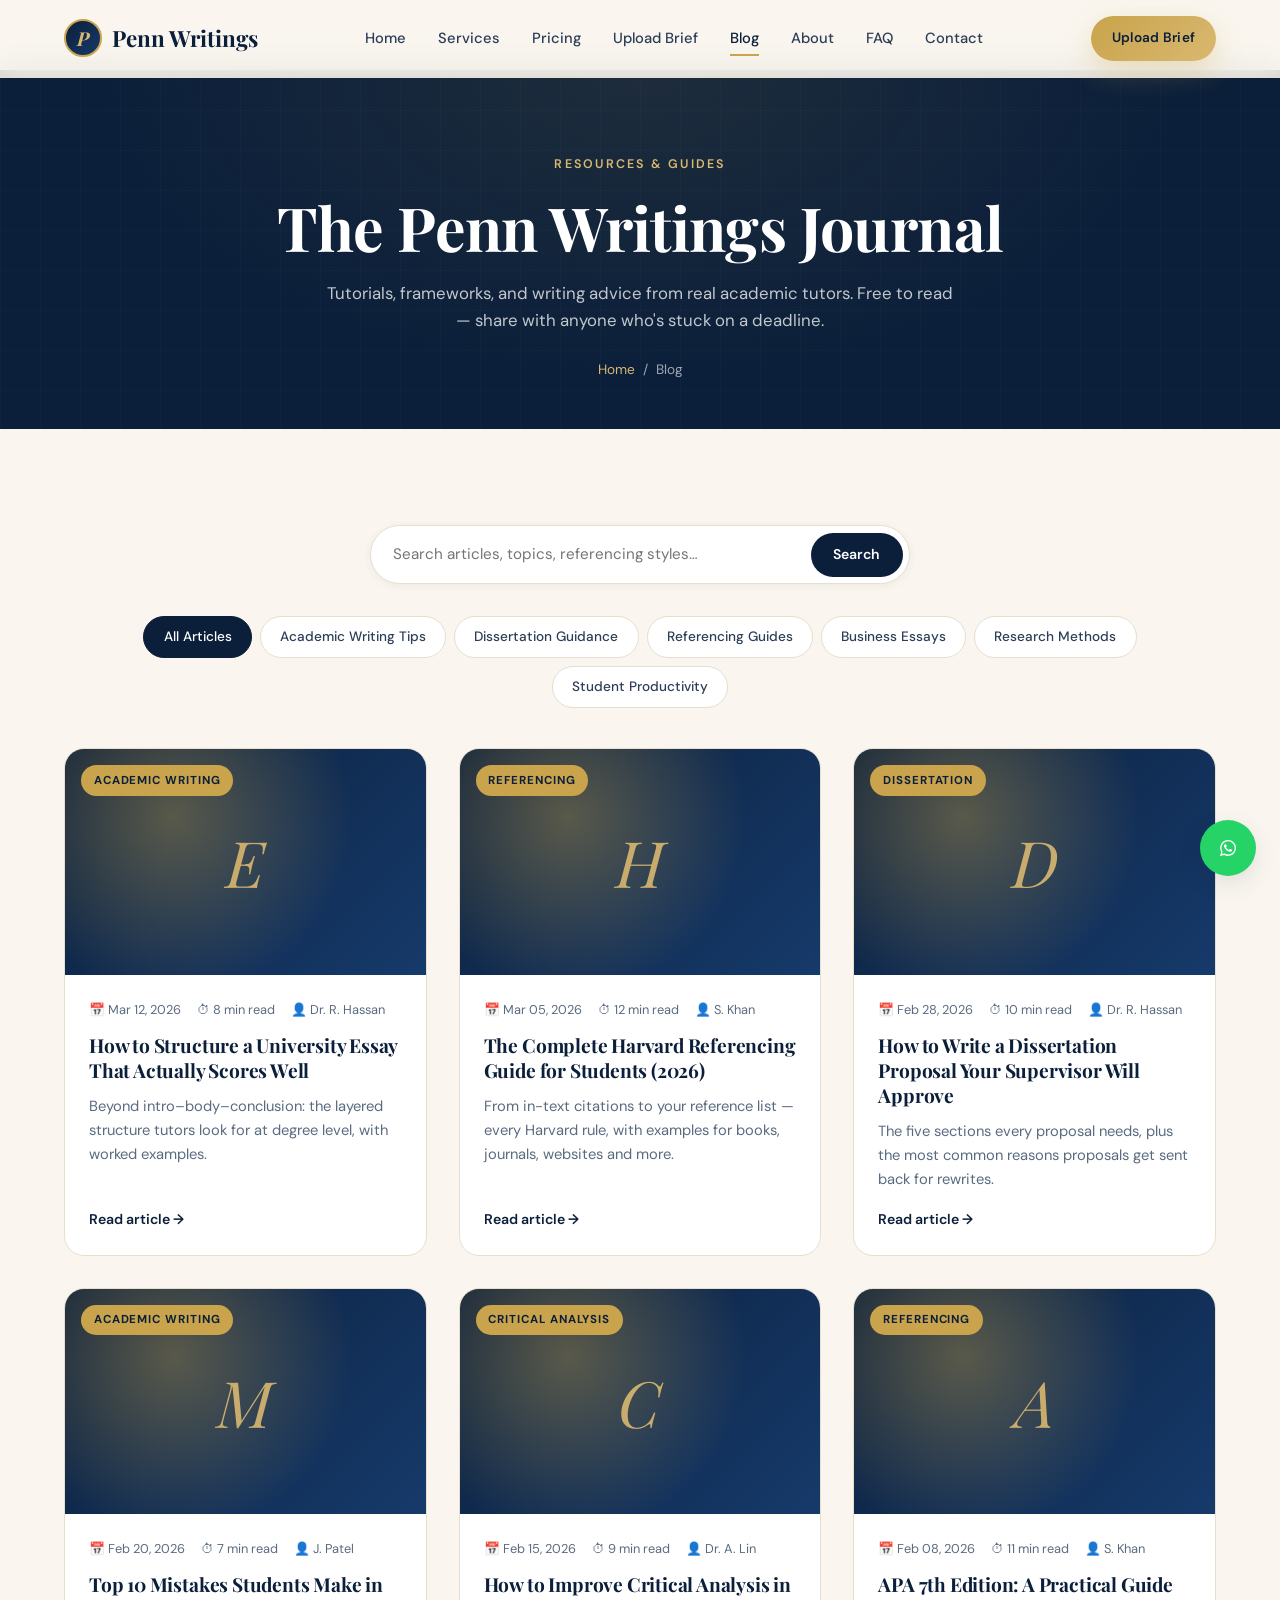
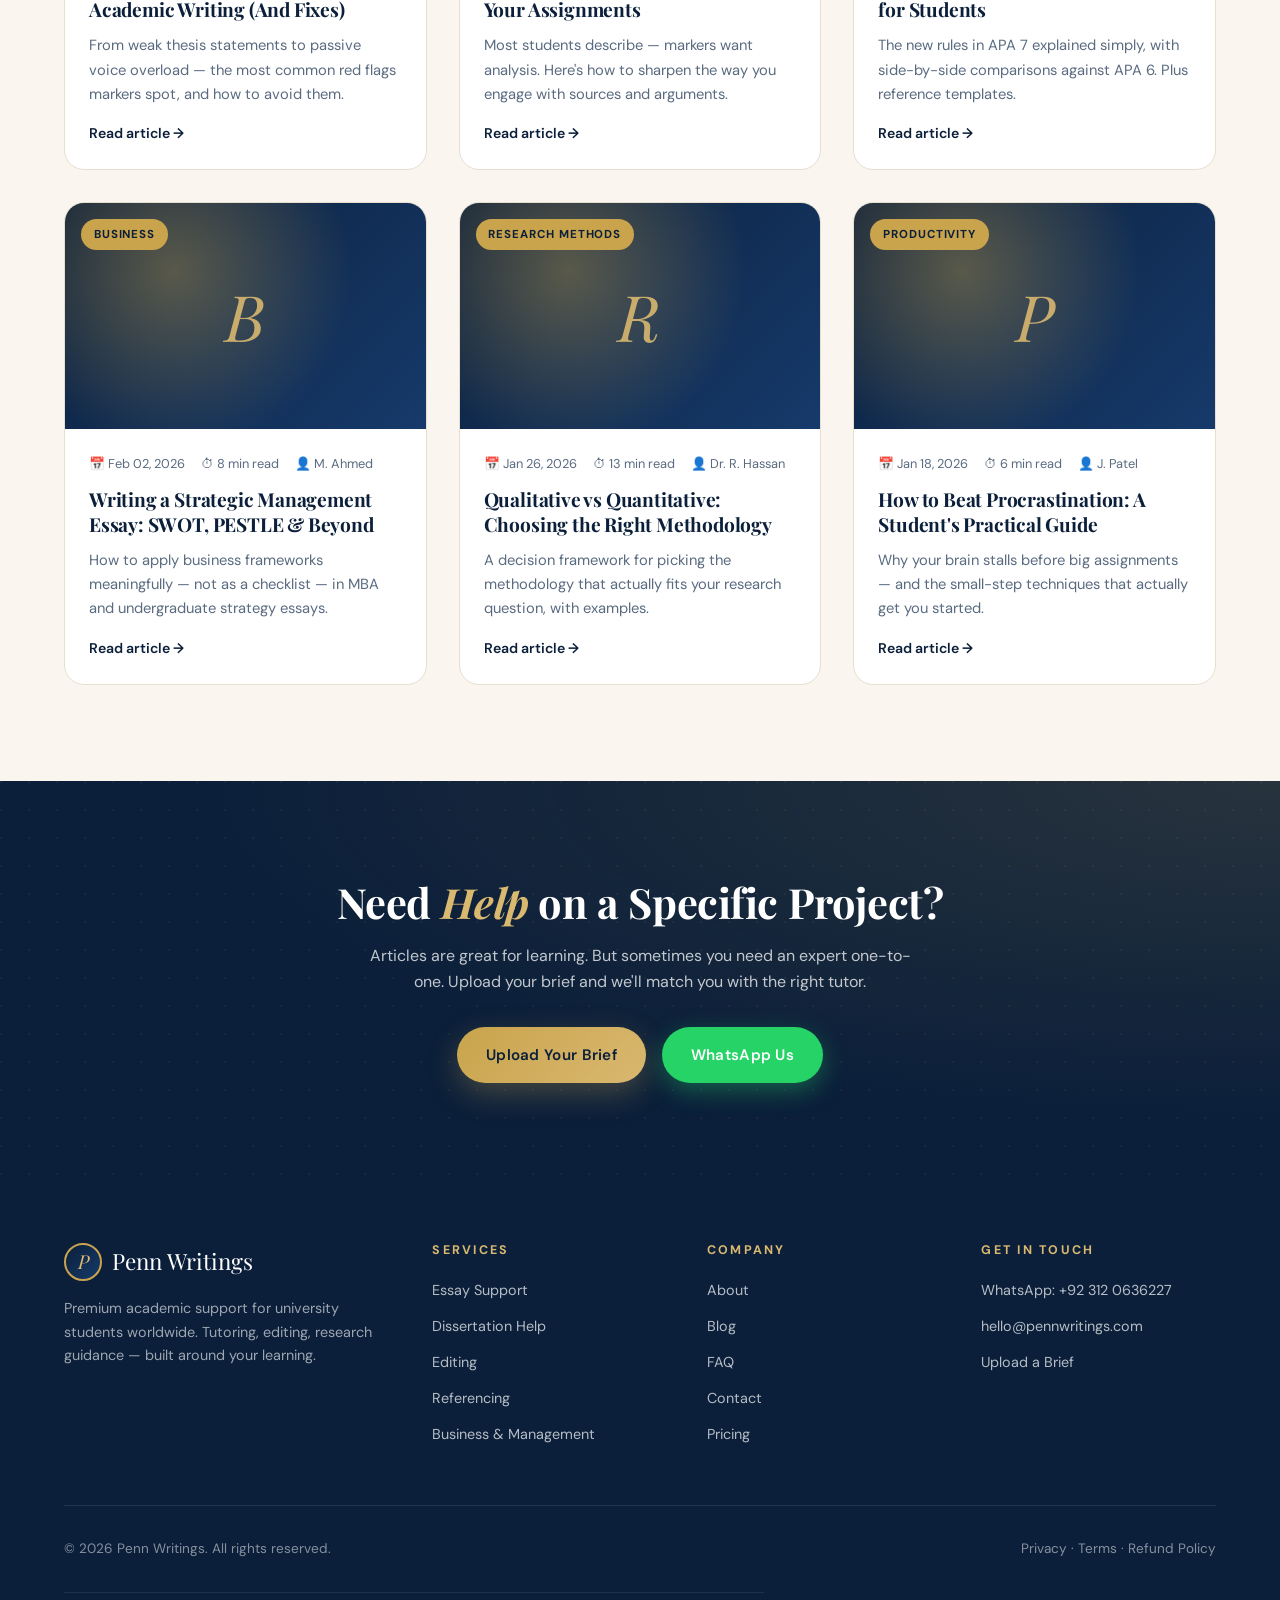
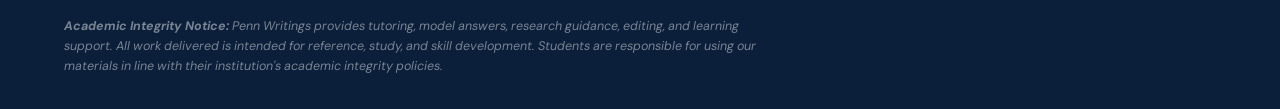
<file: blog.html>
<!DOCTYPE html>
<html lang="en">
<head>
<meta charset="UTF-8" />
<meta name="viewport" content="width=device-width, initial-scale=1.0" />
<title>Academic Writing Blog — Tips, Guides & Study Resources | Penn Writings</title>
<meta name="description" content="Free academic writing guides, dissertation tips, referencing tutorials, and study advice from Penn Writings tutors. Updated regularly for university students." />
<meta name="keywords" content="academic writing tips, dissertation guidance, referencing guide, Harvard referencing, APA, study tips, university essay" />
<meta property="og:title" content="Penn Writings Blog | Academic Writing & Study Resources" />
<meta property="og:description" content="In-depth articles on academic writing, dissertations, referencing styles, and student productivity." />
<meta property="og:type" content="website" />

<link rel="preconnect" href="https://fonts.googleapis.com" />
<link rel="preconnect" href="https://fonts.gstatic.com" crossorigin />
<link href="https://fonts.googleapis.com/css2?family=Playfair+Display:ital,wght@0,400;0,600;0,700;1,400;1,700&family=DM+Sans:wght@400;500;600;700&display=swap" rel="stylesheet" />
<style>
/* ==========================================================================
   PENN WRITINGS — Premium Academic Support Website
   Shared stylesheet (assets/css/style.css)
   ========================================================================== */

/* --------------------------------------------------------------------------
   1. DESIGN TOKENS
   -------------------------------------------------------------------------- */
:root {
  /* Brand colours */
  --navy-900: #0b1f3a;
  --navy-800: #102b4f;
  --navy-700: #163a6b;
  --navy-600: #1e4a82;
  --gold-500: #c9a44c;
  --gold-400: #d9b870;
  --gold-300: #e6cc94;
  --cream-100: #faf6ef;
  --cream-200: #f3ecdd;
  --white: #ffffff;
  --ink-900: #0a1628;
  --ink-700: #2c3e57;
  --ink-500: #5a6b80;
  --ink-300: #a8b3c2;
  --line: #e6dfd0;
  --success: #2f8f63;
  --danger: #c94a4a;

  /* Typography */
  --font-display: "Playfair Display", "Cormorant Garamond", Georgia, serif;
  --font-body: "DM Sans", "Inter", -apple-system, BlinkMacSystemFont, sans-serif;

  /* Spacing & sizing */
  --container: 1200px;
  --radius-sm: 6px;
  --radius-md: 12px;
  --radius-lg: 20px;
  --radius-pill: 999px;

  /* Shadows */
  --shadow-sm: 0 2px 8px rgba(11, 31, 58, 0.06);
  --shadow-md: 0 8px 24px rgba(11, 31, 58, 0.10);
  --shadow-lg: 0 20px 60px rgba(11, 31, 58, 0.18);
  --shadow-gold: 0 10px 30px rgba(201, 164, 76, 0.30);

  /* Motion */
  --ease: cubic-bezier(0.4, 0, 0.2, 1);
  --ease-out: cubic-bezier(0.16, 1, 0.3, 1);
  --t-fast: 200ms;
  --t-mid: 400ms;
  --t-slow: 700ms;
}

/* --------------------------------------------------------------------------
   2. RESET & BASE
   -------------------------------------------------------------------------- */
*, *::before, *::after { box-sizing: border-box; margin: 0; padding: 0; }

html {
  scroll-behavior: smooth;
  -webkit-text-size-adjust: 100%;
}

body {
  font-family: var(--font-body);
  font-size: 16px;
  line-height: 1.65;
  color: var(--ink-700);
  background: var(--cream-100);
  overflow-x: hidden;
  -webkit-font-smoothing: antialiased;
  padding-top: 70px;
  -moz-osx-font-smoothing: grayscale;
}

img, svg { max-width: 100%; display: block; }
a { color: inherit; text-decoration: none; transition: color var(--t-fast) var(--ease); }
button { font: inherit; cursor: pointer; border: none; background: none; }
input, textarea, select { font: inherit; color: inherit; }

h1, h2, h3, h4, h5, h6 {
  font-family: var(--font-display);
  font-weight: 700;
  color: var(--navy-900);
  line-height: 1.2;
  letter-spacing: -0.01em;
}

h1 { font-size: clamp(2.2rem, 5vw, 3.8rem); }
h2 { font-size: clamp(1.8rem, 3.5vw, 2.6rem); }
h3 { font-size: clamp(1.3rem, 2.2vw, 1.6rem); }
h4 { font-size: 1.15rem; }

p { margin-bottom: 1rem; }

/* Focus states for accessibility */
:focus-visible {
  outline: 2px solid var(--gold-500);
  outline-offset: 3px;
  border-radius: 3px;
}

/* Reduced motion */
@media (prefers-reduced-motion: reduce) {
  *, *::before, *::after {
    animation-duration: 0.01ms !important;
    transition-duration: 0.01ms !important;
    scroll-behavior: auto !important;
  }
}

/* --------------------------------------------------------------------------
   3. UTILITIES
   -------------------------------------------------------------------------- */
.container {
  width: 100%;
  max-width: var(--container);
  margin: 0 auto;
  padding: 0 1.5rem;
}

.section { padding: clamp(3rem, 8vw, 6rem) 0; }
.section-sm { padding: clamp(2rem, 5vw, 3.5rem) 0; }

.text-center { text-align: center; }
.text-gold { color: var(--gold-500); }
.text-navy { color: var(--navy-900); }

.eyebrow {
  display: inline-block;
  font-family: var(--font-body);
  font-size: 0.78rem;
  font-weight: 600;
  letter-spacing: 0.18em;
  text-transform: uppercase;
  color: var(--gold-500);
  margin-bottom: 1rem;
  position: relative;
  padding-left: 2.5rem;
}
.eyebrow::before {
  content: "";
  position: absolute;
  left: 0; top: 50%;
  width: 2rem; height: 1px;
  background: var(--gold-500);
}
.eyebrow.center { padding-left: 0; }
.eyebrow.center::before { display: none; }

.section-title {
  text-align: center;
  margin-bottom: 1rem;
}
.section-subtitle {
  text-align: center;
  max-width: 640px;
  margin: 0 auto 3rem;
  color: var(--ink-500);
  font-size: 1.05rem;
}

/* Centered section header wrapper used on inner pages */
.section-head {
  text-align: center;
  max-width: 720px;
  margin: 0 auto 3rem;
}
.section-head .eyebrow { padding-left: 0; }
.section-head .eyebrow::before { display: none; }
.section-head h2 { margin-bottom: 1rem; }
.section-head p { color: var(--ink-500); font-size: 1.02rem; line-height: 1.7; }

/* FAQ page section labels */
.faq-section {
  text-align: center;
  margin-bottom: 2.5rem;
}
.faq-section .eyebrow { padding-left: 0; }
.faq-section .eyebrow::before { display: none; }
.faq-section h2 { margin-bottom: 0; }

/* --------------------------------------------------------------------------
   4. BUTTONS
   -------------------------------------------------------------------------- */
.btn {
  display: inline-flex;
  align-items: center;
  justify-content: center;
  gap: 0.5rem;
  padding: 0.95rem 1.8rem;
  font-family: var(--font-body);
  font-weight: 600;
  font-size: 0.95rem;
  letter-spacing: 0.02em;
  border-radius: var(--radius-pill);
  transition: all var(--t-mid) var(--ease);
  cursor: pointer;
  position: relative;
  overflow: hidden;
  white-space: nowrap;
}

.btn-primary {
  background: linear-gradient(135deg, var(--gold-500), var(--gold-400));
  color: var(--navy-900);
  box-shadow: var(--shadow-gold);
}
.btn-primary:hover {
  transform: translateY(-2px);
  box-shadow: 0 14px 40px rgba(201, 164, 76, 0.45);
}

.btn-secondary {
  background: var(--navy-900);
  color: var(--white);
  box-shadow: var(--shadow-md);
}
.btn-secondary:hover {
  background: var(--navy-700);
  transform: translateY(-2px);
}

.btn-outline {
  background: transparent;
  color: var(--navy-900);
  border: 2px solid var(--navy-900);
}
.btn-outline:hover {
  background: var(--navy-900);
  color: var(--white);
}

.btn-whatsapp {
  background: #25d366;
  color: white;
  box-shadow: 0 8px 24px rgba(37, 211, 102, 0.35);
}
.btn-whatsapp:hover {
  background: #1ebe5a;
  transform: translateY(-2px);
}

.btn-block { width: 100%; }
.btn-sm { padding: 0.7rem 1.3rem; font-size: 0.85rem; }

/* --------------------------------------------------------------------------
   5. HEADER / NAVIGATION
   -------------------------------------------------------------------------- */
.site-header {
  position: fixed;
  top: 0;
  left: 0;
  right: 0;
  z-index: 1000;
  background: rgba(250, 246, 239, 0.85);
  backdrop-filter: blur(14px);
  -webkit-backdrop-filter: blur(14px);
  border-bottom: 1px solid rgba(230, 223, 208, 0.6);
  transition: all var(--t-mid) var(--ease);
}
.site-header.scrolled {
  background: rgba(255, 255, 255, 0.95);
  box-shadow: var(--shadow-sm);
}

.nav-wrap {
  display: flex;
  align-items: center;
  justify-content: space-between;
  padding: 1rem 1.5rem;
  max-width: var(--container);
  margin: 0 auto;
}

.logo {
  display: flex;
  align-items: center;
  gap: 0.6rem;
  font-family: var(--font-display);
  font-size: 1.4rem;
  font-weight: 700;
  color: var(--navy-900);
}
.logo-mark {
  width: 38px; height: 38px;
  background: linear-gradient(135deg, var(--navy-900), var(--navy-700));
  color: var(--gold-400);
  border-radius: 50%;
  display: grid; place-items: center;
  font-family: var(--font-display);
  font-style: italic;
  font-size: 1.2rem;
  border: 2px solid var(--gold-500);
}

.nav-menu {
  display: flex;
  align-items: center;
  gap: 2rem;
  list-style: none;
}
.nav-menu a {
  font-size: 0.92rem;
  font-weight: 500;
  color: var(--ink-700);
  position: relative;
  padding: 0.5rem 0;
}
.nav-menu a::after {
  content: "";
  position: absolute;
  bottom: 0; left: 0;
  width: 0; height: 2px;
  background: var(--gold-500);
  transition: width var(--t-mid) var(--ease);
}
.nav-menu a:hover, .nav-menu a.active {
  color: var(--navy-900);
}
.nav-menu a:hover::after, .nav-menu a.active::after {
  width: 100%;
}

.nav-cta {
  display: flex;
  align-items: center;
  gap: 0.75rem;
}

.hamburger {
  display: none;
  width: 36px; height: 36px;
  flex-direction: column;
  justify-content: center;
  align-items: center;
  gap: 5px;
  z-index: 1010;
  position: relative;
}
.hamburger span {
  display: block;
  width: 22px; height: 2px;
  background: var(--navy-900);
  border-radius: 2px;
  transition: all var(--t-mid) var(--ease);
}
.hamburger.active span:nth-child(1) { transform: translateY(7px) rotate(45deg); }
.hamburger.active span:nth-child(2) { opacity: 0; }
.hamburger.active span:nth-child(3) { transform: translateY(-7px) rotate(-45deg); }

@media (max-width: 960px) {
  .nav-menu {
    position: fixed;
    top: 0; left: 0; right: 0; bottom: 0;
    background: var(--navy-900);
    flex-direction: column;
    justify-content: center;
    align-items: center;
    gap: 2.2rem;
    z-index: 1005;
    transform: translateX(100%);
    transition: transform var(--t-slow) var(--ease-out);
    padding: 5rem 2rem 2rem;
  }
  .nav-menu.open { transform: translateX(0); }
  .nav-menu a { font-size: 1.5rem; font-family: var(--font-display); color: var(--cream-100); font-weight: 700; }
  .nav-menu a::after { background: var(--gold-500); }
  .nav-menu a:hover, .nav-menu a.active { color: var(--gold-400); }
  .hamburger { display: flex; }
  .hamburger.active span { background: var(--white); }
  .nav-cta .btn { display: none; }
}

/* --------------------------------------------------------------------------
   6. HERO
   -------------------------------------------------------------------------- */
.hero {
  position: relative;
  padding: clamp(4rem, 10vw, 7rem) 0 clamp(3rem, 8vw, 5rem);
  background:
    radial-gradient(ellipse at top right, rgba(201, 164, 76, 0.12), transparent 50%),
    radial-gradient(ellipse at bottom left, rgba(22, 58, 107, 0.08), transparent 50%),
    var(--cream-100);
  overflow: hidden;
}

.hero::before {
  content: "";
  position: absolute;
  inset: 0;
  background-image:
    radial-gradient(circle at 1px 1px, rgba(11, 31, 58, 0.06) 1px, transparent 0);
  background-size: 32px 32px;
  opacity: 0.5;
  pointer-events: none;
}

.hero-grid {
  display: grid;
  grid-template-columns: 1.1fr 0.9fr;
  gap: 4rem;
  align-items: center;
  position: relative;
}

.hero-content { position: relative; z-index: 2; }

.hero-content h1 {
  margin-bottom: 1.5rem;
  letter-spacing: -0.02em;
}
.hero-content h1 .accent {
  color: var(--gold-500);
  font-style: italic;
  position: relative;
  display: inline-block;
}
.hero-content h1 .accent::after {
  content: "";
  position: absolute;
  bottom: 8px; left: 0;
  width: 100%; height: 8px;
  background: var(--gold-300);
  z-index: -1;
  opacity: 0.5;
}

.hero-lead {
  font-size: clamp(1rem, 1.5vw, 1.15rem);
  color: var(--ink-500);
  margin-bottom: 2rem;
  max-width: 520px;
}

.hero-actions {
  display: flex;
  flex-wrap: wrap;
  gap: 1rem;
  margin-bottom: 3rem;
}

.hero-stats {
  display: grid;
  grid-template-columns: repeat(3, 1fr);
  gap: 1.5rem;
  padding-top: 2rem;
  border-top: 1px solid var(--line);
}
.stat-num {
  font-family: var(--font-display);
  font-size: 2rem;
  font-weight: 700;
  color: var(--navy-900);
  line-height: 1;
}
.stat-label {
  font-size: 0.82rem;
  color: var(--ink-500);
  margin-top: 0.4rem;
  letter-spacing: 0.04em;
}

/* Hero visual */
.hero-visual {
  position: relative;
  height: 520px;
}
.hero-card {
  position: absolute;
  background: white;
  border-radius: var(--radius-lg);
  box-shadow: var(--shadow-lg);
  padding: 1.5rem;
  border: 1px solid var(--line);
}
.hero-card-1 {
  top: 0; right: 0;
  width: 280px;
  animation: float 6s ease-in-out infinite;
}
.hero-card-2 {
  bottom: 30px; left: 0;
  width: 260px;
  animation: float 6s ease-in-out infinite 1.5s;
}
.hero-card-3 {
  top: 50%; left: 50%;
  transform: translate(-50%, -50%);
  width: 220px;
  background: var(--navy-900);
  color: white;
  text-align: center;
}

@keyframes float {
  0%, 100% { transform: translateY(0); }
  50% { transform: translateY(-12px); }
}

.hero-card-3 { animation: float 6s ease-in-out infinite 0.75s; }
.hero-card-3 h4 { color: var(--gold-400); margin-bottom: 0.5rem; }
.hero-card-3 p { color: var(--cream-200); font-size: 0.85rem; margin: 0; }

.hero-card-icon {
  width: 44px; height: 44px;
  border-radius: 12px;
  background: var(--cream-200);
  color: var(--navy-900);
  display: grid; place-items: center;
  margin-bottom: 0.8rem;
  font-size: 1.2rem;
}
.hero-card h4 { margin-bottom: 0.3rem; font-size: 1rem; }
.hero-card p { font-size: 0.85rem; color: var(--ink-500); margin: 0; }

@media (max-width: 900px) {
  .hero-grid { grid-template-columns: 1fr; gap: 3rem; }
  .hero-visual { height: 400px; max-width: 460px; margin: 0 auto; }
}
@media (max-width: 480px) {
  .hero-stats { grid-template-columns: repeat(3, 1fr); gap: 0.8rem; }
  .stat-num { font-size: 1.4rem; }
  .stat-label { font-size: 0.7rem; }
}

/* --------------------------------------------------------------------------
   7. PAGE HEADER (for inner pages)
   -------------------------------------------------------------------------- */
.page-header {
  position: relative;
  padding: clamp(3rem, 7vw, 5rem) 0 clamp(2rem, 5vw, 3rem);
  background:
    radial-gradient(ellipse at top, rgba(201, 164, 76, 0.10), transparent 60%),
    var(--navy-900);
  color: var(--cream-100);
  overflow: hidden;
}
.page-header::before {
  content: "";
  position: absolute;
  inset: 0;
  background-image:
    linear-gradient(rgba(255,255,255,0.03) 1px, transparent 1px),
    linear-gradient(90deg, rgba(255,255,255,0.03) 1px, transparent 1px);
  background-size: 40px 40px;
  opacity: 0.6;
}
.page-header > .container { position: relative; z-index: 2; text-align: center; }
.page-header h1 { color: var(--white); margin-bottom: 1rem; }
.page-header .eyebrow { color: var(--gold-400); }
.page-header p { color: rgba(255,255,255,0.75); max-width: 640px; margin: 0 auto; font-size: 1.05rem; }

.breadcrumbs {
  display: flex;
  justify-content: center;
  gap: 0.5rem;
  font-size: 0.85rem;
  margin-top: 1.5rem;
  color: rgba(255,255,255,0.6);
}
.breadcrumbs a { color: var(--gold-400); }
.breadcrumbs a:hover { color: var(--gold-300); }

/* --------------------------------------------------------------------------
   8. CARD GRIDS / SERVICES
   -------------------------------------------------------------------------- */
.grid {
  display: grid;
  grid-template-columns: repeat(auto-fit, minmax(280px, 1fr));
  gap: 1.5rem;
}
.grid-2 { grid-template-columns: repeat(2, 1fr); }
.grid-3 { grid-template-columns: repeat(3, 1fr); }
.grid-4 { grid-template-columns: repeat(4, 1fr); }
@media (max-width: 900px) {
  .grid-2, .grid-3, .grid-4 { grid-template-columns: repeat(2, 1fr); }
}
@media (max-width: 560px) {
  .grid-2, .grid-3, .grid-4 { grid-template-columns: 1fr; }
}

/* Two-column story layout */
.two-col {
  display: grid;
  grid-template-columns: 1fr 1fr;
  gap: 3rem;
  align-items: center;
}
@media (max-width: 900px) {
  .two-col { grid-template-columns: 1fr; gap: 2rem; }
}

/* Story visual block */
.story-visual {
  display: grid;
  grid-template-columns: 1fr 1fr;
  gap: 1rem;
  background: var(--cream-100);
  padding: 2rem;
  border-radius: var(--radius-lg);
  border: 1px solid var(--line);
}
.story-stat {
  background: white;
  padding: 1.5rem 1.25rem;
  border-radius: var(--radius-md);
  border: 1px solid var(--line);
  text-align: center;
  transition: transform 0.3s ease, box-shadow 0.3s ease;
}
.story-stat:hover { transform: translateY(-3px); box-shadow: var(--shadow-md); }
.story-stat .stat-num {
  display: block;
  font-family: var(--font-display);
  font-size: 2rem;
  color: var(--navy-900);
  font-weight: 700;
  margin-bottom: 0.3rem;
}
.story-stat .stat-num .plus { color: var(--gold-500); }
.story-stat .stat-label {
  font-size: 0.78rem;
  color: var(--ink-500);
  text-transform: uppercase;
  letter-spacing: 0.06em;
  font-weight: 600;
}

/* Integrity statement block */
.integrity-block {
  max-width: 820px;
  margin: 0 auto;
  background: white;
  padding: clamp(2rem, 4vw, 3rem);
  border-radius: var(--radius-lg);
  border: 1px solid var(--line);
  border-left: 4px solid var(--gold-500);
}
.integrity-block h2 { margin-bottom: 1.25rem; }
.integrity-block p {
  color: var(--ink-700);
  line-height: 1.8;
  margin-bottom: 1rem;
}

.service-card {
  background: white;
  border: 1px solid var(--line);
  border-radius: var(--radius-lg);
  padding: 2rem;
  transition: all var(--t-mid) var(--ease);
  position: relative;
  overflow: hidden;
  cursor: pointer;
}
.service-card::before {
  content: "";
  position: absolute;
  top: 0; left: 0;
  width: 100%; height: 4px;
  background: linear-gradient(90deg, var(--gold-500), var(--gold-400));
  transform: scaleX(0);
  transform-origin: left;
  transition: transform var(--t-mid) var(--ease);
}
.service-card:hover {
  transform: translateY(-6px);
  box-shadow: var(--shadow-lg);
  border-color: var(--gold-300);
}
.service-card:hover::before { transform: scaleX(1); }

.service-icon {
  width: 56px; height: 56px;
  border-radius: 14px;
  background: linear-gradient(135deg, var(--cream-200), var(--cream-100));
  color: var(--navy-900);
  display: grid; place-items: center;
  font-size: 1.5rem;
  margin-bottom: 1.2rem;
  border: 1px solid var(--line);
  transition: all var(--t-mid) var(--ease);
}
.service-card:hover .service-icon {
  background: linear-gradient(135deg, var(--navy-900), var(--navy-700));
  color: var(--gold-400);
  transform: rotate(-5deg) scale(1.05);
}

.service-card h3 { margin-bottom: 0.6rem; font-size: 1.25rem; }
.service-card p { color: var(--ink-500); font-size: 0.95rem; margin-bottom: 1.2rem; }

.service-card .learn-more {
  font-weight: 600;
  font-size: 0.88rem;
  color: var(--navy-900);
  display: inline-flex;
  align-items: center;
  gap: 0.4rem;
  transition: gap var(--t-fast) var(--ease);
}
.service-card:hover .learn-more {
  color: var(--gold-500);
  gap: 0.7rem;
}

/* Service tags / filters */
.tag-filters {
  display: flex;
  flex-wrap: wrap;
  gap: 0.5rem;
  justify-content: center;
  margin-bottom: 2.5rem;
}
.tag {
  padding: 0.55rem 1.2rem;
  border: 1px solid var(--line);
  background: white;
  border-radius: var(--radius-pill);
  font-size: 0.85rem;
  font-weight: 500;
  color: var(--ink-700);
  transition: all var(--t-fast) var(--ease);
}
.tag:hover { border-color: var(--gold-500); color: var(--navy-900); }
.tag.active {
  background: var(--navy-900);
  color: var(--white);
  border-color: var(--navy-900);
}

/* --------------------------------------------------------------------------
   9. PRICING
   -------------------------------------------------------------------------- */
.pricing-grid {
  display: grid;
  grid-template-columns: repeat(3, 1fr);
  gap: 1.5rem;
  align-items: stretch;
}
@media (max-width: 900px) {
  .pricing-grid { grid-template-columns: 1fr; max-width: 460px; margin: 0 auto; }
}

.price-card {
  background: white;
  border: 1px solid var(--line);
  border-radius: var(--radius-lg);
  padding: 2.5rem 2rem;
  position: relative;
  transition: all var(--t-mid) var(--ease);
  display: flex;
  flex-direction: column;
}
.price-card:hover {
  transform: translateY(-4px);
  box-shadow: var(--shadow-lg);
}
.price-card.featured {
  background: linear-gradient(135deg, var(--navy-900), var(--navy-800));
  color: var(--cream-100);
  border-color: var(--navy-900);
  transform: scale(1.03);
}
.price-card.featured h3 { color: var(--white); }
.price-card.featured .price-num { color: var(--gold-400); }
.price-card.featured .price-features li { color: rgba(255,255,255,0.85); }
.price-card.featured .price-features li::before { color: var(--gold-400); }

.featured-badge {
  position: absolute;
  top: -12px; left: 50%;
  transform: translateX(-50%);
  background: var(--gold-500);
  color: var(--navy-900);
  font-size: 0.72rem;
  font-weight: 700;
  letter-spacing: 0.1em;
  padding: 0.4rem 1rem;
  border-radius: var(--radius-pill);
  text-transform: uppercase;
}

.price-tier {
  font-family: var(--font-display);
  font-size: 1.4rem;
  margin-bottom: 0.5rem;
}
.price-num {
  font-family: var(--font-display);
  font-size: 3rem;
  font-weight: 700;
  color: var(--navy-900);
  line-height: 1;
}
.price-num small { font-size: 1rem; color: var(--ink-500); font-weight: 400; }
.price-desc { color: var(--ink-500); font-size: 0.92rem; margin: 0.5rem 0 1.5rem; }

.price-features {
  list-style: none;
  margin-bottom: 2rem;
  flex: 1;
}
.price-features li {
  padding: 0.5rem 0 0.5rem 1.8rem;
  position: relative;
  font-size: 0.93rem;
}
.price-features li::before {
  content: "✓";
  position: absolute;
  left: 0; top: 0.5rem;
  color: var(--gold-500);
  font-weight: 700;
}

/* Price calculator */
.calculator {
  background: white;
  border-radius: var(--radius-lg);
  padding: clamp(1.5rem, 4vw, 2.5rem);
  box-shadow: var(--shadow-md);
  border: 1px solid var(--line);
  display: grid;
  grid-template-columns: 1.4fr 1fr;
  gap: 2.5rem;
}
@media (max-width: 800px) {
  .calculator { grid-template-columns: 1fr; gap: 1.5rem; }
}

.calc-form .form-row {
  display: grid;
  grid-template-columns: 1fr 1fr;
  gap: 1rem;
  margin-bottom: 1rem;
}
@media (max-width: 480px) {
  .calc-form .form-row { grid-template-columns: 1fr; }
}

.calc-result {
  background: linear-gradient(135deg, var(--navy-900), var(--navy-800));
  color: var(--cream-100);
  border-radius: var(--radius-md);
  padding: 2rem;
  display: flex;
  flex-direction: column;
  justify-content: center;
  text-align: center;
}
.calc-result .label {
  font-size: 0.8rem;
  letter-spacing: 0.15em;
  text-transform: uppercase;
  color: var(--gold-400);
  margin-bottom: 0.6rem;
}
.calc-result .price {
  font-family: var(--font-display);
  font-size: 2.8rem;
  font-weight: 700;
  color: var(--white);
  line-height: 1;
  margin-bottom: 0.3rem;
}
.calc-result .price-range {
  font-size: 0.85rem;
  color: rgba(255,255,255,0.65);
  margin-bottom: 1.5rem;
}

/* --------------------------------------------------------------------------
   10. FORMS
   -------------------------------------------------------------------------- */
.form-group {
  margin-bottom: 1rem;
}
.form-label {
  display: block;
  font-size: 0.85rem;
  font-weight: 600;
  color: var(--navy-900);
  margin-bottom: 0.4rem;
}
.form-label .req { color: var(--danger); }

.form-input,
.form-select,
.form-textarea {
  width: 100%;
  padding: 0.85rem 1rem;
  border: 1.5px solid var(--line);
  border-radius: var(--radius-sm);
  background: var(--cream-100);
  font-size: 0.95rem;
  color: var(--ink-900);
  transition: all var(--t-fast) var(--ease);
  font-family: var(--font-body);
}
.form-input:focus,
.form-select:focus,
.form-textarea:focus {
  outline: none;
  border-color: var(--gold-500);
  background: white;
  box-shadow: 0 0 0 3px rgba(201, 164, 76, 0.15);
}

.form-textarea { resize: vertical; min-height: 120px; }

.form-help {
  font-size: 0.8rem;
  color: var(--ink-500);
  margin-top: 0.3rem;
}

.form-error {
  color: var(--danger);
  font-size: 0.82rem;
  margin-top: 0.3rem;
  display: none;
}
.form-group.has-error .form-input,
.form-group.has-error .form-select,
.form-group.has-error .form-textarea { border-color: var(--danger); }
.form-group.has-error .form-error { display: block; }

/* Reusable form-field / form-row pattern (used on contact + alt forms) */
.brief-form {
  background: white;
  padding: clamp(1.5rem, 4vw, 2.5rem);
  border-radius: var(--radius-lg);
  border: 1px solid var(--line);
  box-shadow: var(--shadow-sm);
  margin-top: 1.5rem;
}
.form-row {
  display: grid;
  grid-template-columns: 1fr 1fr;
  gap: 1.25rem;
}
@media (max-width: 600px) {
  .form-row { grid-template-columns: 1fr; }
}
.form-field {
  display: flex;
  flex-direction: column;
  margin-bottom: 1.25rem;
}
.form-field label {
  font-size: 0.85rem;
  font-weight: 600;
  color: var(--ink-900);
  margin-bottom: 0.4rem;
  letter-spacing: 0.01em;
}
.form-field input,
.form-field select,
.form-field textarea {
  padding: 0.85rem 1rem;
  border: 1px solid var(--line);
  border-radius: var(--radius-sm);
  background: white;
  font-family: var(--font-body);
  font-size: 0.95rem;
  color: var(--ink-900);
  transition: border-color 0.2s ease, box-shadow 0.2s ease;
}
.form-field input:focus,
.form-field select:focus,
.form-field textarea:focus {
  outline: none;
  border-color: var(--gold-500);
  box-shadow: 0 0 0 3px rgba(201, 164, 76, 0.12);
}
.form-field textarea { resize: vertical; min-height: 120px; }
.form-field input.has-error,
.form-field select.has-error,
.form-field textarea.has-error { border-color: var(--danger); }

/* Contact page layout */
.contact-layout {
  display: grid;
  grid-template-columns: 1.4fr 1fr;
  gap: 2.5rem;
  align-items: start;
}
@media (max-width: 900px) {
  .contact-layout { grid-template-columns: 1fr; }
}
.contact-form-wrap h2 { margin-bottom: 0.5rem; }
.contact-form-wrap > p { color: var(--ink-500); margin-bottom: 1.5rem; }
.contact-info {
  display: flex;
  flex-direction: column;
  gap: 1.25rem;
}
.contact-card {
  background: white;
  padding: 1.5rem;
  border-radius: var(--radius-md);
  border: 1px solid var(--line);
  transition: transform 0.3s ease, box-shadow 0.3s ease;
}
.contact-card:hover { transform: translateY(-2px); box-shadow: var(--shadow-md); }
.contact-card.primary {
  background: linear-gradient(135deg, var(--navy-900), var(--navy-800));
  color: var(--cream-100);
  border-color: transparent;
}
.contact-card.primary h4 { color: white; }
.contact-card.primary p { color: rgba(255,255,255,0.78); }
.contact-icon {
  width: 44px; height: 44px;
  border-radius: 50%;
  display: grid; place-items: center;
  background: rgba(201, 164, 76, 0.15);
  color: var(--gold-500);
  font-size: 1.1rem;
  margin-bottom: 1rem;
}
.contact-icon.dark {
  background: var(--navy-900);
  color: var(--gold-500);
}
.contact-card h4 { margin-bottom: 0.4rem; font-size: 1.05rem; }
.contact-card p { font-size: 0.9rem; color: var(--ink-500); line-height: 1.65; margin-bottom: 0.9rem; }
.contact-card p:last-child { margin-bottom: 0; }
.contact-link {
  display: inline-block;
  font-weight: 600;
  color: var(--navy-900);
  border-bottom: 1px solid var(--gold-500);
  padding-bottom: 2px;
}
.contact-link:hover { color: var(--gold-500); }

/* File drop zone */
.dropzone {
  border: 2px dashed var(--line);
  border-radius: var(--radius-md);
  padding: 2.5rem 1.5rem;
  text-align: center;
  background: var(--cream-100);
  cursor: pointer;
  transition: all var(--t-mid) var(--ease);
}
.dropzone:hover, .dropzone.dragover {
  border-color: var(--gold-500);
  background: rgba(201, 164, 76, 0.05);
}
.dropzone-icon {
  width: 56px; height: 56px;
  border-radius: 50%;
  background: white;
  color: var(--gold-500);
  display: grid; place-items: center;
  font-size: 1.5rem;
  margin: 0 auto 1rem;
  border: 1px solid var(--line);
}
.dropzone h4 { margin-bottom: 0.4rem; }
.dropzone p { color: var(--ink-500); font-size: 0.88rem; margin: 0; }
.dropzone input[type="file"] { display: none; }

.file-list {
  margin-top: 1rem;
  display: flex;
  flex-direction: column;
  gap: 0.5rem;
}
.file-item {
  display: flex;
  align-items: center;
  justify-content: space-between;
  padding: 0.7rem 1rem;
  background: white;
  border: 1px solid var(--line);
  border-radius: var(--radius-sm);
  font-size: 0.88rem;
}
.file-item .remove-file {
  color: var(--danger);
  font-weight: 600;
  cursor: pointer;
  padding: 0.2rem 0.4rem;
}

/* Form success */
.form-success {
  display: none;
  text-align: center;
  padding: 2rem;
  background: rgba(47, 143, 99, 0.08);
  border: 1px solid var(--success);
  border-radius: var(--radius-md);
  color: var(--success);
}
.form-success.show { display: block; }

/* --------------------------------------------------------------------------
   11. TESTIMONIALS
   -------------------------------------------------------------------------- */
.testimonial-card {
  background: white;
  padding: 2rem;
  border-radius: var(--radius-lg);
  border: 1px solid var(--line);
  position: relative;
}
.testimonial-card::before {
  content: "";
  position: absolute;
  top: 1rem; left: 1.5rem;
  font-family: var(--font-display);
  font-size: 4rem;
  line-height: 1;
  color: var(--gold-300);
  font-style: italic;
}
.testimonial-card blockquote {
  font-style: italic;
  color: var(--ink-700);
  margin: 1.5rem 0 1.5rem;
  position: relative;
  z-index: 1;
}
.testimonial-author {
  display: flex;
  align-items: center;
  gap: 0.8rem;
  padding-top: 1.2rem;
  border-top: 1px solid var(--line);
}
.author-avatar {
  width: 44px; height: 44px;
  border-radius: 50%;
  background: linear-gradient(135deg, var(--navy-900), var(--navy-700));
  color: var(--gold-400);
  display: grid; place-items: center;
  font-family: var(--font-display);
  font-weight: 700;
}
.author-name { font-weight: 600; color: var(--navy-900); font-size: 0.92rem; }
.author-role { font-size: 0.8rem; color: var(--ink-500); }
.stars { color: var(--gold-500); font-size: 0.85rem; margin-bottom: 0.5rem; }

/* --------------------------------------------------------------------------
   12. ACCORDION (FAQ)
   -------------------------------------------------------------------------- */
.accordion {
  display: flex;
  flex-direction: column;
  gap: 0.75rem;
}
.accordion-item {
  background: white;
  border: 1px solid var(--line);
  border-radius: var(--radius-md);
  overflow: hidden;
  transition: all var(--t-fast) var(--ease);
}
.accordion-item:hover { border-color: var(--gold-300); }
.accordion-header {
  width: 100%;
  padding: 1.2rem 1.5rem;
  display: flex;
  align-items: center;
  justify-content: space-between;
  text-align: left;
  font-weight: 600;
  color: var(--navy-900);
  font-size: 1rem;
  font-family: var(--font-body);
}
.accordion-icon {
  width: 24px; height: 24px;
  display: grid; place-items: center;
  border: 1.5px solid var(--gold-500);
  border-radius: 50%;
  color: var(--gold-500);
  flex-shrink: 0;
  margin-left: 1rem;
  transition: all var(--t-mid) var(--ease);
  font-size: 0.9rem;
}
.accordion-item.open .accordion-icon {
  background: var(--gold-500);
  color: var(--white);
  transform: rotate(45deg);
}
.accordion-body {
  max-height: 0;
  overflow: hidden;
  transition: max-height var(--t-mid) var(--ease);
}
.accordion-body-inner {
  padding: 0 1.5rem 1.4rem;
  color: var(--ink-500);
  line-height: 1.7;
}

/* --------------------------------------------------------------------------
   13. BLOG
   -------------------------------------------------------------------------- */
.blog-grid {
  display: grid;
  grid-template-columns: repeat(auto-fit, minmax(300px, 1fr));
  gap: 2rem;
}

.blog-card {
  background: white;
  border-radius: var(--radius-lg);
  overflow: hidden;
  border: 1px solid var(--line);
  transition: all var(--t-mid) var(--ease);
  display: flex;
  flex-direction: column;
}
.blog-card:hover {
  transform: translateY(-4px);
  box-shadow: var(--shadow-lg);
}

.blog-image {
  aspect-ratio: 16/10;
  background: linear-gradient(135deg, var(--navy-900), var(--navy-700));
  position: relative;
  overflow: hidden;
}
.blog-image::after {
  content: "";
  position: absolute;
  inset: 0;
  background: radial-gradient(circle at 30% 30%, rgba(201, 164, 76, 0.4), transparent 60%);
}
.blog-image .badge {
  position: absolute;
  top: 1rem; left: 1rem;
  background: var(--gold-500);
  color: var(--navy-900);
  font-size: 0.72rem;
  font-weight: 700;
  letter-spacing: 0.08em;
  padding: 0.35rem 0.8rem;
  border-radius: var(--radius-pill);
  text-transform: uppercase;
  z-index: 2;
}
.blog-image .blog-icon {
  position: absolute;
  inset: 0;
  display: grid; place-items: center;
  font-family: var(--font-display);
  font-size: 4rem;
  font-style: italic;
  color: var(--gold-400);
  opacity: 0.9;
  z-index: 1;
}

.blog-body { padding: 1.5rem; flex: 1; display: flex; flex-direction: column; }
.blog-meta {
  display: flex;
  gap: 1rem;
  font-size: 0.8rem;
  color: var(--ink-500);
  margin-bottom: 0.8rem;
}
.blog-card h3 {
  font-size: 1.2rem;
  margin-bottom: 0.7rem;
  line-height: 1.3;
}
.blog-card h3 a:hover { color: var(--gold-500); }
.blog-card p { color: var(--ink-500); font-size: 0.92rem; margin-bottom: 1rem; flex: 1; }
.blog-card .read-more {
  font-weight: 600;
  color: var(--navy-900);
  font-size: 0.88rem;
  display: inline-flex;
  gap: 0.4rem;
  align-items: center;
  transition: gap var(--t-fast) var(--ease);
}
.blog-card .read-more:hover { color: var(--gold-500); gap: 0.7rem; }

/* Blog detail */
.blog-detail-layout {
  display: grid;
  grid-template-columns: 1fr 280px;
  gap: 3rem;
  align-items: start;
}
@media (max-width: 900px) {
  .blog-detail-layout { grid-template-columns: 1fr; }
}

.blog-article {
  background: white;
  padding: clamp(1.5rem, 4vw, 3rem);
  border-radius: var(--radius-lg);
  border: 1px solid var(--line);
}
.blog-article h1 { font-size: clamp(1.8rem, 4vw, 2.6rem); margin-bottom: 1rem; }
.article-meta {
  display: flex;
  flex-wrap: wrap;
  gap: 1.25rem;
  font-size: 0.85rem;
  color: var(--ink-500);
  margin-bottom: 1.5rem;
  padding-bottom: 1.25rem;
  border-bottom: 1px solid var(--line);
}
.article-lead {
  font-size: 1.15rem !important;
  line-height: 1.75 !important;
  color: var(--ink-900) !important;
  font-weight: 500;
  margin-bottom: 2rem !important;
}
.blog-article h2 { margin: 2rem 0 1rem; font-size: 1.6rem; }
.blog-article h3 { margin: 1.5rem 0 0.8rem; font-size: 1.25rem; }
.blog-article p { font-size: 1.02rem; line-height: 1.8; color: var(--ink-700); margin-bottom: 1rem; }
.blog-article ul, .blog-article ol { margin: 1rem 0 1rem 1.5rem; }
.blog-article li { margin-bottom: 0.5rem; line-height: 1.7; }
.blog-article blockquote {
  border-left: 3px solid var(--gold-500);
  padding-left: 1.5rem;
  margin: 1.5rem 0;
  font-style: italic;
  color: var(--ink-500);
  font-size: 1.08rem;
}

.blog-sidebar {
  position: sticky;
  top: 100px;
  display: flex;
  flex-direction: column;
  gap: 1.5rem;
}
.sidebar-card {
  background: white;
  padding: 1.5rem;
  border-radius: var(--radius-md);
  border: 1px solid var(--line);
}
.sidebar-card h4 { margin-bottom: 1rem; font-size: 1.05rem; }
.sidebar-card.cta { background: var(--navy-900); color: var(--cream-100); }
.sidebar-card.cta h4 { color: var(--white); }

.toc { list-style: none; }
.toc li { padding: 0.4rem 0; border-bottom: 1px dashed var(--line); }
.toc li:last-child { border: none; }
.toc a { font-size: 0.88rem; color: var(--ink-700); }
.toc a:hover { color: var(--gold-500); }

/* Search bar */
.search-bar {
  display: flex;
  max-width: 540px;
  margin: 0 auto 2rem;
  background: white;
  border: 1.5px solid var(--line);
  border-radius: var(--radius-pill);
  padding: 0.4rem;
  box-shadow: var(--shadow-sm);
}
.search-bar input {
  flex: 1;
  border: none;
  background: transparent;
  padding: 0.6rem 1rem;
  font-size: 0.95rem;
}
.search-bar input:focus { outline: none; }
.search-bar button {
  background: var(--navy-900);
  color: var(--white);
  border-radius: var(--radius-pill);
  padding: 0.6rem 1.4rem;
  font-weight: 600;
  font-size: 0.88rem;
}

/* --------------------------------------------------------------------------
   14. CTA SECTIONS
   -------------------------------------------------------------------------- */
.cta-band {
  background:
    radial-gradient(ellipse at top right, rgba(201, 164, 76, 0.15), transparent 60%),
    var(--navy-900);
  color: var(--cream-100);
  text-align: center;
  position: relative;
  overflow: hidden;
}
.cta-band::before {
  content: "";
  position: absolute;
  inset: 0;
  background-image:
    radial-gradient(circle at 1px 1px, rgba(201, 164, 76, 0.08) 1px, transparent 0);
  background-size: 28px 28px;
}
.cta-band > .container { position: relative; z-index: 2; }
.cta-band h2 { color: var(--white); margin-bottom: 1rem; }
.cta-band h2 .accent { color: var(--gold-400); font-style: italic; }
.cta-band p { color: rgba(255,255,255,0.75); max-width: 560px; margin: 0 auto 2rem; }
.cta-band .actions {
  display: flex;
  flex-wrap: wrap;
  justify-content: center;
  gap: 1rem;
}

/* --------------------------------------------------------------------------
   15. HOW IT WORKS / STEPS
   -------------------------------------------------------------------------- */
.steps-grid {
  display: grid;
  grid-template-columns: repeat(4, 1fr);
  gap: 1.5rem;
  position: relative;
}
@media (max-width: 900px) { .steps-grid { grid-template-columns: repeat(2, 1fr); } }
@media (max-width: 480px) { .steps-grid { grid-template-columns: 1fr; } }

.step-card {
  background: white;
  border: 1px solid var(--line);
  border-radius: var(--radius-lg);
  padding: 2rem 1.5rem;
  text-align: center;
  position: relative;
  transition: all var(--t-mid) var(--ease);
}
.step-card:hover {
  transform: translateY(-4px);
  box-shadow: var(--shadow-md);
}
.step-num {
  width: 48px; height: 48px;
  border-radius: 50%;
  background: linear-gradient(135deg, var(--navy-900), var(--navy-700));
  color: var(--gold-400);
  display: grid; place-items: center;
  font-family: var(--font-display);
  font-size: 1.3rem;
  font-weight: 700;
  margin: 0 auto 1.2rem;
  border: 2px solid var(--gold-500);
}
.step-card h4 { margin-bottom: 0.5rem; }
.step-card p { color: var(--ink-500); font-size: 0.9rem; margin: 0; }

/* --------------------------------------------------------------------------
   16. FOOTER
   -------------------------------------------------------------------------- */
.site-footer {
  background: var(--navy-900);
  color: var(--cream-200);
  padding: 4rem 0 2rem;
}
.footer-grid {
  display: grid;
  grid-template-columns: 1.4fr 1fr 1fr 1fr;
  gap: 2.5rem;
  margin-bottom: 3rem;
}
@media (max-width: 800px) {
  .footer-grid { grid-template-columns: 1fr 1fr; }
}
@media (max-width: 480px) {
  .footer-grid { grid-template-columns: 1fr; gap: 2rem; }
}

.footer-col h5 {
  font-family: var(--font-body);
  font-size: 0.78rem;
  text-transform: uppercase;
  letter-spacing: 0.18em;
  color: var(--gold-400);
  margin-bottom: 1.2rem;
}
.footer-col p { color: rgba(255,255,255,0.6); font-size: 0.9rem; }
.footer-col ul { list-style: none; }
.footer-col ul li { margin-bottom: 0.6rem; }
.footer-col ul a {
  color: rgba(255,255,255,0.7);
  font-size: 0.9rem;
  transition: color var(--t-fast) var(--ease);
}
.footer-col ul a:hover { color: var(--gold-400); }

.footer-logo {
  display: flex;
  align-items: center;
  gap: 0.6rem;
  font-family: var(--font-display);
  font-size: 1.4rem;
  color: var(--white);
  margin-bottom: 1rem;
}

.footer-bottom {
  border-top: 1px solid rgba(255,255,255,0.1);
  padding-top: 2rem;
  display: flex;
  justify-content: space-between;
  flex-wrap: wrap;
  gap: 1rem;
  font-size: 0.85rem;
  color: rgba(255,255,255,0.5);
}
.footer-bottom .integrity {
  max-width: 700px;
  font-size: 0.78rem;
  font-style: italic;
  color: rgba(255,255,255,0.45);
  line-height: 1.6;
  margin-top: 1rem;
  padding-top: 1.5rem;
  border-top: 1px solid rgba(255,255,255,0.08);
  width: 100%;
}

/* --------------------------------------------------------------------------
   17. FLOATING UI (WhatsApp + Back to top)
   -------------------------------------------------------------------------- */
.float-whatsapp,
.float-top {
  position: fixed;
  z-index: 90;
  width: 56px; height: 56px;
  border-radius: 50%;
  display: grid; place-items: center;
  font-size: 1.4rem;
  transition: all var(--t-mid) var(--ease);
  box-shadow: var(--shadow-md);
}

.float-whatsapp {
  bottom: 1.5rem;
  right: 1.5rem;
  background: #25d366;
  color: white;
  animation: pulse-green 2.5s ease-out infinite;
}
.float-whatsapp:hover { transform: scale(1.08); }

@keyframes pulse-green {
  0% { box-shadow: 0 0 0 0 rgba(37, 211, 102, 0.5); }
  70% { box-shadow: 0 0 0 18px rgba(37, 211, 102, 0); }
  100% { box-shadow: 0 0 0 0 rgba(37, 211, 102, 0); }
}

.float-top {
  bottom: 6rem;
  right: 1.5rem;
  background: var(--navy-900);
  color: var(--gold-400);
  opacity: 0;
  pointer-events: none;
  transform: translateY(10px);
}
.float-top.visible {
  opacity: 1;
  pointer-events: auto;
  transform: translateY(0);
}
.float-top:hover { background: var(--navy-700); }

/* --------------------------------------------------------------------------
   18. MODAL
   -------------------------------------------------------------------------- */
.modal-overlay {
  position: fixed;
  inset: 0;
  background: rgba(11, 31, 58, 0.6);
  backdrop-filter: blur(6px);
  z-index: 200;
  display: none;
  align-items: center;
  justify-content: center;
  padding: 1rem;
  opacity: 0;
  transition: opacity var(--t-mid) var(--ease);
}
.modal-overlay.open { display: flex; opacity: 1; }

.modal {
  background: white;
  max-width: 600px;
  width: 100%;
  max-height: 85vh;
  overflow-y: auto;
  border-radius: var(--radius-lg);
  padding: 2.5rem;
  position: relative;
  transform: translateY(20px);
  transition: transform var(--t-mid) var(--ease-out);
}
.modal-overlay.open .modal { transform: translateY(0); }

.modal-close {
  position: absolute;
  top: 1rem; right: 1rem;
  width: 36px; height: 36px;
  border-radius: 50%;
  background: var(--cream-100);
  display: grid; place-items: center;
  color: var(--navy-900);
  font-size: 1.2rem;
  font-weight: 600;
  transition: all var(--t-fast) var(--ease);
}
.modal-close:hover { background: var(--navy-900); color: var(--white); }

.modal h3 { margin-bottom: 1rem; padding-right: 2rem; }
.modal-icon {
  width: 56px; height: 56px;
  background: linear-gradient(135deg, var(--gold-500), var(--gold-400));
  color: var(--navy-900);
  border-radius: 14px;
  display: grid; place-items: center;
  font-size: 1.4rem;
  margin-bottom: 1rem;
}

/* --------------------------------------------------------------------------
   19. ANIMATIONS — SCROLL REVEAL
   -------------------------------------------------------------------------- */
.reveal {
  opacity: 0;
  transform: translateY(24px);
  transition: opacity 0.8s var(--ease-out), transform 0.8s var(--ease-out);
}
.reveal.is-visible {
  opacity: 1;
  transform: translateY(0);
}
.reveal-delay-1 { transition-delay: 0.1s; }
.reveal-delay-2 { transition-delay: 0.2s; }
.reveal-delay-3 { transition-delay: 0.3s; }
.reveal-delay-4 { transition-delay: 0.4s; }

/* Page entrance fade */
@keyframes page-enter {
  from { opacity: 0; transform: translateY(8px); }
  to   { opacity: 1; transform: translateY(0); }
}
main { animation: page-enter 0.6s var(--ease-out); }

/* --------------------------------------------------------------------------
   20. PRELOADER
   -------------------------------------------------------------------------- */
.preloader {
  position: fixed;
  inset: 0;
  background: var(--cream-100);
  z-index: 999;
  display: grid;
  place-items: center;
  transition: opacity 0.6s var(--ease), visibility 0.6s var(--ease);
}
.preloader.loaded { opacity: 0; visibility: hidden; }

.preloader-mark {
  width: 64px; height: 64px;
  border-radius: 50%;
  background: linear-gradient(135deg, var(--navy-900), var(--navy-700));
  color: var(--gold-400);
  display: grid; place-items: center;
  font-family: var(--font-display);
  font-style: italic;
  font-size: 1.6rem;
  border: 2px solid var(--gold-500);
  animation: spin-mark 1.4s var(--ease) infinite;
}
@keyframes spin-mark {
  0% { transform: rotate(0); }
  50% { transform: rotate(180deg); }
  100% { transform: rotate(360deg); }
}

/* --------------------------------------------------------------------------
   21. MISC HELPERS
   -------------------------------------------------------------------------- */
.divider {
  width: 60px; height: 3px;
  background: var(--gold-500);
  margin: 0 auto 1.5rem;
  border-radius: 3px;
}

.alert-info {
  background: rgba(201, 164, 76, 0.08);
  border: 1px solid var(--gold-300);
  border-left: 3px solid var(--gold-500);
  padding: 1rem 1.2rem;
  border-radius: var(--radius-sm);
  font-size: 0.9rem;
  color: var(--ink-700);
  margin: 1.5rem 0;
}
.alert-info strong { color: var(--navy-900); }

/* About / Mission cards */
.value-card {
  background: white;
  padding: 2rem;
  border-radius: var(--radius-lg);
  border: 1px solid var(--line);
  text-align: center;
  transition: all var(--t-mid) var(--ease);
}
.value-card:hover { transform: translateY(-4px); box-shadow: var(--shadow-md); }
.value-icon {
  width: 64px; height: 64px;
  border-radius: 50%;
  background: linear-gradient(135deg, var(--cream-200), var(--cream-100));
  border: 1px solid var(--line);
  color: var(--gold-500);
  display: grid; place-items: center;
  font-size: 1.5rem;
  margin: 0 auto 1rem;
}
.value-card h3, .value-card h4 { margin-bottom: 0.5rem; font-size: 1.15rem; }
.value-card p { color: var(--ink-500); font-size: 0.92rem; margin: 0; line-height: 1.7; }

</style>

<script type="application/ld+json">
{
  "@context": "https://schema.org",
  "@type": "Blog",
  "name": "Penn Writings Blog",
  "description": "Academic writing tips, dissertation guidance, referencing guides and study resources for university students.",
  "url": "https://pennwritings.com/blog.html",
  "publisher": {
    "@type": "Organization",
    "name": "Penn Writings"
  }
}
</script>
</head>
<body>

<div class="preloader" aria-hidden="true"><div class="preloader-mark">P</div></div>

<header class="site-header">
  <div class="nav-wrap">
    <a href="index.html" class="logo"><span class="logo-mark">P</span><span>Penn Writings</span></a>
    <nav aria-label="Primary">
      <ul class="nav-menu" id="navMenu">
        <li><a href="index.html">Home</a></li>
        <li><a href="services.html">Services</a></li>
        <li><a href="pricing.html">Pricing</a></li>
        <li><a href="upload-brief.html">Upload Brief</a></li>
        <li><a href="blog.html">Blog</a></li>
        <li><a href="about.html">About</a></li>
        <li><a href="faq.html">FAQ</a></li>
        <li><a href="contact.html">Contact</a></li>
      </ul>
    </nav>
    <div class="nav-cta">
      <a href="upload-brief.html" class="btn btn-primary btn-sm">Upload Brief</a>
    </div>
    <button class="hamburger" aria-label="Toggle menu" aria-controls="navMenu" aria-expanded="false">
      <span></span><span></span><span></span>
    </button>
  </div>
</header>

<main>

<section class="page-header">
  <div class="container">
    <span class="eyebrow center">Resources & Guides</span>
    <h1>The Penn Writings Journal</h1>
    <p>Tutorials, frameworks, and writing advice from real academic tutors. Free to read — share with anyone who's stuck on a deadline.</p>
    <div class="breadcrumbs">
      <a href="index.html">Home</a> <span>/</span> <span>Blog</span>
    </div>
  </div>
</section>

<section class="section">
  <div class="container">

    <!-- Search bar -->
    <form class="search-bar reveal" role="search">
      <input type="search" placeholder="Search articles, topics, referencing styles…" data-blog-search aria-label="Search blog" />
      <button type="submit">Search</button>
    </form>

    <!-- Category tags -->
    <div class="tag-filters reveal">
      <button class="tag active" data-blog-filter="all">All Articles</button>
      <button class="tag" data-blog-filter="essay">Academic Writing Tips</button>
      <button class="tag" data-blog-filter="dissertation">Dissertation Guidance</button>
      <button class="tag" data-blog-filter="referencing">Referencing Guides</button>
      <button class="tag" data-blog-filter="business">Business Essays</button>
      <button class="tag" data-blog-filter="research">Research Methods</button>
      <button class="tag" data-blog-filter="productivity">Student Productivity</button>
    </div>

    <!-- Blog grid -->
    <div class="blog-grid" data-blog-grid>

      <article class="blog-card reveal" data-cat="essay">
        <div class="blog-image">
          <span class="badge">Academic Writing</span>
          <span class="blog-icon">E</span>
        </div>
        <div class="blog-body">
          <div class="blog-meta">
            <span>📅 Mar 12, 2026</span>
            <span>⏱ 8 min read</span>
            <span>👤 Dr. R. Hassan</span>
          </div>
          <h3><a href="blog-post.html">How to Structure a University Essay That Actually Scores Well</a></h3>
          <p>Beyond intro–body–conclusion: the layered structure tutors look for at degree level, with worked examples.</p>
          <a href="blog-post.html" class="read-more">Read article →</a>
        </div>
      </article>

      <article class="blog-card reveal reveal-delay-1" data-cat="referencing">
        <div class="blog-image">
          <span class="badge">Referencing</span>
          <span class="blog-icon">H</span>
        </div>
        <div class="blog-body">
          <div class="blog-meta">
            <span>📅 Mar 05, 2026</span>
            <span>⏱ 12 min read</span>
            <span>👤 S. Khan</span>
          </div>
          <h3><a href="blog-post.html">The Complete Harvard Referencing Guide for Students (2026)</a></h3>
          <p>From in-text citations to your reference list — every Harvard rule, with examples for books, journals, websites and more.</p>
          <a href="blog-post.html" class="read-more">Read article →</a>
        </div>
      </article>

      <article class="blog-card reveal reveal-delay-2" data-cat="dissertation">
        <div class="blog-image">
          <span class="badge">Dissertation</span>
          <span class="blog-icon">D</span>
        </div>
        <div class="blog-body">
          <div class="blog-meta">
            <span>📅 Feb 28, 2026</span>
            <span>⏱ 10 min read</span>
            <span>👤 Dr. R. Hassan</span>
          </div>
          <h3><a href="blog-post.html">How to Write a Dissertation Proposal Your Supervisor Will Approve</a></h3>
          <p>The five sections every proposal needs, plus the most common reasons proposals get sent back for rewrites.</p>
          <a href="blog-post.html" class="read-more">Read article →</a>
        </div>
      </article>

      <article class="blog-card reveal" data-cat="essay">
        <div class="blog-image">
          <span class="badge">Academic Writing</span>
          <span class="blog-icon">M</span>
        </div>
        <div class="blog-body">
          <div class="blog-meta">
            <span>📅 Feb 20, 2026</span>
            <span>⏱ 7 min read</span>
            <span>👤 J. Patel</span>
          </div>
          <h3><a href="blog-post.html">Top 10 Mistakes Students Make in Academic Writing (And Fixes)</a></h3>
          <p>From weak thesis statements to passive voice overload — the most common red flags markers spot, and how to avoid them.</p>
          <a href="blog-post.html" class="read-more">Read article →</a>
        </div>
      </article>

      <article class="blog-card reveal reveal-delay-1" data-cat="essay">
        <div class="blog-image">
          <span class="badge">Critical Analysis</span>
          <span class="blog-icon">C</span>
        </div>
        <div class="blog-body">
          <div class="blog-meta">
            <span>📅 Feb 15, 2026</span>
            <span>⏱ 9 min read</span>
            <span>👤 Dr. A. Lin</span>
          </div>
          <h3><a href="blog-post.html">How to Improve Critical Analysis in Your Assignments</a></h3>
          <p>Most students describe — markers want analysis. Here's how to sharpen the way you engage with sources and arguments.</p>
          <a href="blog-post.html" class="read-more">Read article →</a>
        </div>
      </article>

      <article class="blog-card reveal reveal-delay-2" data-cat="referencing">
        <div class="blog-image">
          <span class="badge">Referencing</span>
          <span class="blog-icon">A</span>
        </div>
        <div class="blog-body">
          <div class="blog-meta">
            <span>📅 Feb 08, 2026</span>
            <span>⏱ 11 min read</span>
            <span>👤 S. Khan</span>
          </div>
          <h3><a href="blog-post.html">APA 7th Edition: A Practical Guide for Students</a></h3>
          <p>The new rules in APA 7 explained simply, with side-by-side comparisons against APA 6. Plus reference templates.</p>
          <a href="blog-post.html" class="read-more">Read article →</a>
        </div>
      </article>

      <article class="blog-card reveal" data-cat="business">
        <div class="blog-image">
          <span class="badge">Business</span>
          <span class="blog-icon">B</span>
        </div>
        <div class="blog-body">
          <div class="blog-meta">
            <span>📅 Feb 02, 2026</span>
            <span>⏱ 8 min read</span>
            <span>👤 M. Ahmed</span>
          </div>
          <h3><a href="blog-post.html">Writing a Strategic Management Essay: SWOT, PESTLE & Beyond</a></h3>
          <p>How to apply business frameworks meaningfully — not as a checklist — in MBA and undergraduate strategy essays.</p>
          <a href="blog-post.html" class="read-more">Read article →</a>
        </div>
      </article>

      <article class="blog-card reveal reveal-delay-1" data-cat="research">
        <div class="blog-image">
          <span class="badge">Research Methods</span>
          <span class="blog-icon">R</span>
        </div>
        <div class="blog-body">
          <div class="blog-meta">
            <span>📅 Jan 26, 2026</span>
            <span>⏱ 13 min read</span>
            <span>👤 Dr. R. Hassan</span>
          </div>
          <h3><a href="blog-post.html">Qualitative vs Quantitative: Choosing the Right Methodology</a></h3>
          <p>A decision framework for picking the methodology that actually fits your research question, with examples.</p>
          <a href="blog-post.html" class="read-more">Read article →</a>
        </div>
      </article>

      <article class="blog-card reveal reveal-delay-2" data-cat="productivity">
        <div class="blog-image">
          <span class="badge">Productivity</span>
          <span class="blog-icon">P</span>
        </div>
        <div class="blog-body">
          <div class="blog-meta">
            <span>📅 Jan 18, 2026</span>
            <span>⏱ 6 min read</span>
            <span>👤 J. Patel</span>
          </div>
          <h3><a href="blog-post.html">How to Beat Procrastination: A Student's Practical Guide</a></h3>
          <p>Why your brain stalls before big assignments — and the small-step techniques that actually get you started.</p>
          <a href="blog-post.html" class="read-more">Read article →</a>
        </div>
      </article>

    </div>

    <!-- Empty state -->
    <div class="blog-empty" style="display:none;text-align:center;padding:3rem 1rem;color:var(--ink-500)">
      <div style="font-size:2.5rem;margin-bottom:.5rem">🔍</div>
      <h3>No articles found</h3>
      <p>Try a different search term or category.</p>
    </div>

  </div>
</section>

<!-- Newsletter / CTA -->
<section class="cta-band section">
  <div class="container">
    <div class="reveal">
      <h2>Need <span class="accent">Help</span> on a Specific Project?</h2>
      <p>Articles are great for learning. But sometimes you need an expert one-to-one. Upload your brief and we'll match you with the right tutor.</p>
      <div class="actions">
        <a href="upload-brief.html" class="btn btn-primary">Upload Your Brief</a>
        <a href="https://wa.me/923120636227" class="btn btn-whatsapp" target="_blank" rel="noopener">WhatsApp Us</a>
      </div>
    </div>
  </div>
</section>

</main>

<footer class="site-footer">
  <div class="container">
    <div class="footer-grid">
      <div class="footer-col">
        <div class="footer-logo"><span class="logo-mark">P</span>Penn Writings</div>
        <p>Premium academic support for university students worldwide. Tutoring, editing, research guidance — built around your learning.</p>
      </div>
      <div class="footer-col">
        <h5>Services</h5>
        <ul>
          <li><a href="services.html#essays">Essay Support</a></li>
          <li><a href="services.html#dissertations">Dissertation Help</a></li>
          <li><a href="services.html#editing">Editing</a></li>
          <li><a href="services.html#referencing">Referencing</a></li>
          <li><a href="services.html#business">Business & Management</a></li>
        </ul>
      </div>
      <div class="footer-col">
        <h5>Company</h5>
        <ul>
          <li><a href="about.html">About</a></li>
          <li><a href="blog.html">Blog</a></li>
          <li><a href="faq.html">FAQ</a></li>
          <li><a href="contact.html">Contact</a></li>
          <li><a href="pricing.html">Pricing</a></li>
        </ul>
      </div>
      <div class="footer-col">
        <h5>Get in Touch</h5>
        <ul>
          <li><a href="https://wa.me/923120636227" target="_blank" rel="noopener">WhatsApp: +92 312 0636227</a></li>
          <li><a href="mailto:hello@pennwritings.com">hello@pennwritings.com</a></li>
          <li><a href="upload-brief.html">Upload a Brief</a></li>
        </ul>
      </div>
    </div>
    <div class="footer-bottom">
      <span>© <span id="year">2026</span> Penn Writings. All rights reserved.</span>
      <span><a href="#">Privacy</a> · <a href="#">Terms</a> · <a href="#">Refund Policy</a></span>
      <div class="integrity">
        <strong>Academic Integrity Notice:</strong> Penn Writings provides tutoring, model answers, research guidance, editing, and learning support. All work delivered is intended for reference, study, and skill development. Students are responsible for using our materials in line with their institution's academic integrity policies.
      </div>
    </div>
  </div>
</footer>

<a href="https://wa.me/923120636227" class="float-whatsapp" target="_blank" rel="noopener" aria-label="Chat on WhatsApp">
  <svg width="24" height="24" viewBox="0 0 24 24" fill="currentColor"><path d="M17.6 6.32A7.85 7.85 0 0 0 12.05 4a7.94 7.94 0 0 0-6.84 11.9L4 20l4.21-1.1a7.93 7.93 0 0 0 3.84.98h.01a7.94 7.94 0 0 0 5.54-13.56zM12.05 18.5a6.6 6.6 0 0 1-3.36-.92l-.24-.14-2.5.65.67-2.43-.16-.25a6.6 6.6 0 1 1 12.23-3.5 6.6 6.6 0 0 1-6.64 6.6zm3.62-4.94c-.2-.1-1.17-.58-1.35-.64-.18-.07-.31-.1-.45.1-.13.2-.51.64-.62.77-.12.13-.23.15-.43.05-.2-.1-.84-.31-1.6-.99-.6-.53-.99-1.18-1.11-1.38-.12-.2-.01-.31.09-.4.09-.09.2-.23.3-.35.1-.12.13-.2.2-.33.06-.13.03-.25-.02-.35-.05-.1-.45-1.08-.62-1.48-.16-.39-.32-.34-.45-.35-.12 0-.25-.02-.39-.02-.13 0-.35.05-.53.25-.18.2-.7.68-.7 1.66 0 .98.71 1.92.81 2.05.1.13 1.4 2.13 3.4 2.99.47.2.84.32 1.13.41.48.15.91.13 1.25.08.38-.06 1.17-.48 1.34-.95.16-.46.16-.86.12-.94-.05-.1-.18-.15-.38-.25z"/></svg>
</a>
<button class="float-top" aria-label="Back to top">
  <svg width="20" height="20" viewBox="0 0 24 24" fill="none" stroke="currentColor" stroke-width="2.5"><path d="M12 19V5M5 12l7-7 7 7"/></svg>
</button>

<script>document.getElementById('year').textContent = new Date().getFullYear();</script>
<script>
/* =========================================================================
   PENN WRITINGS — main.js
   Shared interactivity: navigation, modals, accordion, scroll reveal,
   price calculator, file upload, blog filter
   ========================================================================= */

(function () {
  'use strict';

  /* ------------------------------------------------------------------
     1. PRELOADER
  ------------------------------------------------------------------ */
  window.addEventListener('load', () => {
    const preloader = document.querySelector('.preloader');
    if (preloader) {
      setTimeout(() => preloader.classList.add('loaded'), 400);
    }
  });

  document.addEventListener('DOMContentLoaded', init);

  function init() {
    initHeader();
    initMobileMenu();
    initScrollReveal();
    initBackToTop();
    initAccordion();
    initServiceModals();
    initPriceCalculator();
    initUploadForm();
    initBlogFilter();
    initCounters();
    initActiveNav();
  }

  /* ------------------------------------------------------------------
     2. HEADER scroll state
  ------------------------------------------------------------------ */
  function initHeader() {
    const header = document.querySelector('.site-header');
    if (!header) return;
    const onScroll = () => {
      if (window.scrollY > 30) header.classList.add('scrolled');
      else header.classList.remove('scrolled');
    };
    window.addEventListener('scroll', onScroll, { passive: true });
    onScroll();
  }

  /* ------------------------------------------------------------------
     3. MOBILE MENU
  ------------------------------------------------------------------ */
  function initMobileMenu() {
    const burger = document.querySelector('.hamburger');
    const menu = document.querySelector('.nav-menu');
    if (!burger || !menu) return;

    burger.addEventListener('click', () => {
      const open = menu.classList.toggle('open');
      burger.classList.toggle('active');
      burger.setAttribute('aria-expanded', open);
      document.body.style.overflow = open ? 'hidden' : '';
    });

    // Close on link click
    menu.querySelectorAll('a').forEach(a => {
      a.addEventListener('click', () => {
        menu.classList.remove('open');
        burger.classList.remove('active');
        document.body.style.overflow = '';
      });
    });
  }

  /* ------------------------------------------------------------------
     4. ACTIVE NAV STATE
  ------------------------------------------------------------------ */
  function initActiveNav() {
    const path = window.location.pathname.split('/').pop() || 'index.html';
    document.querySelectorAll('.nav-menu a').forEach(a => {
      const href = a.getAttribute('href');
      if (href === path || (path === '' && href === 'index.html')) {
        a.classList.add('active');
      }
    });
  }

  /* ------------------------------------------------------------------
     5. SCROLL REVEAL (IntersectionObserver)
  ------------------------------------------------------------------ */
  function initScrollReveal() {
    const items = document.querySelectorAll('.reveal');
    if (!items.length || !('IntersectionObserver' in window)) {
      items.forEach(el => el.classList.add('is-visible'));
      return;
    }
    const obs = new IntersectionObserver((entries) => {
      entries.forEach(en => {
        if (en.isIntersecting) {
          en.target.classList.add('is-visible');
          obs.unobserve(en.target);
        }
      });
    }, { threshold: 0.12, rootMargin: '0px 0px -40px 0px' });
    items.forEach(el => obs.observe(el));
  }

  /* ------------------------------------------------------------------
     6. BACK TO TOP
  ------------------------------------------------------------------ */
  function initBackToTop() {
    const btn = document.querySelector('.float-top');
    if (!btn) return;
    window.addEventListener('scroll', () => {
      btn.classList.toggle('visible', window.scrollY > 600);
    }, { passive: true });
    btn.addEventListener('click', () => {
      window.scrollTo({ top: 0, behavior: 'smooth' });
    });
  }

  /* ------------------------------------------------------------------
     7. ACCORDION (FAQ)
  ------------------------------------------------------------------ */
  function initAccordion() {
    document.querySelectorAll('.accordion-item').forEach(item => {
      const head = item.querySelector('.accordion-header');
      const body = item.querySelector('.accordion-body');
      if (!head || !body) return;

      head.setAttribute('aria-expanded', 'false');
      head.addEventListener('click', () => {
        const open = item.classList.toggle('open');
        head.setAttribute('aria-expanded', open);
        body.style.maxHeight = open ? body.scrollHeight + 'px' : '0';
      });
    });
  }

  /* ------------------------------------------------------------------
     8. SERVICE MODALS
  ------------------------------------------------------------------ */
  function initServiceModals() {
    const triggers = document.querySelectorAll('[data-modal-target]');
    const overlay = document.querySelector('.modal-overlay');
    if (!overlay) return;
    const closeBtn = overlay.querySelector('.modal-close');
    const titleEl = overlay.querySelector('[data-modal-title]');
    const iconEl = overlay.querySelector('[data-modal-icon]');
    const bodyEl = overlay.querySelector('[data-modal-body]');

    triggers.forEach(t => {
      t.addEventListener('click', e => {
        e.preventDefault();
        const card = t.closest('.service-card') || t;
        const title = card.dataset.title || t.dataset.modalTitle || '';
        const icon = card.dataset.icon || '✦';
        const body = card.dataset.body || t.dataset.modalBody || '';
        if (titleEl) titleEl.textContent = title;
        if (iconEl) iconEl.textContent = icon;
        if (bodyEl) bodyEl.innerHTML = body;
        overlay.classList.add('open');
        document.body.style.overflow = 'hidden';
      });
    });

    const close = () => {
      overlay.classList.remove('open');
      document.body.style.overflow = '';
    };
    if (closeBtn) closeBtn.addEventListener('click', close);
    overlay.addEventListener('click', e => {
      if (e.target === overlay) close();
    });
    document.addEventListener('keydown', e => {
      if (e.key === 'Escape' && overlay.classList.contains('open')) close();
    });
  }

  /* ------------------------------------------------------------------
     9. PRICE CALCULATOR
  ------------------------------------------------------------------ */
  function initPriceCalculator() {
    const form = document.querySelector('.calc-form');
    if (!form) return;
    const out = document.querySelector('[data-calc-result]');
    const range = document.querySelector('[data-calc-range]');

    // Base rate per 100 words (USD) — adjusted by service & level & deadline
    const SERVICE = {
      essay: 1.0,
      dissertation: 1.4,
      proposal: 1.2,
      business: 1.15,
      casestudy: 1.1,
      editing: 0.5,
      referencing: 0.4,
      presentation: 1.05
    };
    const LEVEL = {
      undergrad: 1.0,
      masters: 1.25,
      phd: 1.55
    };
    const DEADLINE = {
      '24': 1.6,
      '48': 1.35,
      '72': 1.2,
      '7': 1.0,
      '14': 0.9
    };
    const BASE_RATE = 4.5; // per 100 words baseline

    const calc = () => {
      const wc = parseInt(form.querySelector('[name=word_count]').value, 10) || 0;
      const svc = form.querySelector('[name=service]').value;
      const lvl = form.querySelector('[name=level]').value;
      const dl = form.querySelector('[name=deadline]').value;

      if (!wc || !svc || !lvl || !dl) {
        if (out) out.textContent = '$ —';
        if (range) range.textContent = 'Fill all fields to get an estimate';
        return;
      }

      const blocks = wc / 100;
      const price = blocks * BASE_RATE * (SERVICE[svc] || 1) * (LEVEL[lvl] || 1) * (DEADLINE[dl] || 1);
      const rounded = Math.max(15, Math.round(price));
      const low = Math.round(rounded * 0.92);
      const high = Math.round(rounded * 1.12);

      if (out) out.textContent = '$' + rounded;
      if (range) range.textContent = 'Estimated range: $' + low + ' – $' + high;
    };

    form.querySelectorAll('input, select').forEach(i => {
      i.addEventListener('input', calc);
      i.addEventListener('change', calc);
    });
    calc();
  }

  /* ------------------------------------------------------------------
     10. UPLOAD FORM (with drag-drop)
  ------------------------------------------------------------------ */
  function initUploadForm() {
    const form = document.querySelector('#brief-form');
    if (!form) return;
    const dz = form.querySelector('.dropzone');
    const fileInput = form.querySelector('input[type=file]');
    const fileList = form.querySelector('.file-list');
    const success = form.parentElement.querySelector('.form-success');

    let files = [];

    const renderFiles = () => {
      if (!fileList) return;
      fileList.innerHTML = '';
      files.forEach((f, i) => {
        const item = document.createElement('div');
        item.className = 'file-item';
        item.innerHTML = `
          <span>📄 ${escapeHtml(f.name)} <small style="color:var(--ink-500);margin-left:.4rem">${formatBytes(f.size)}</small></span>
          <span class="remove-file" data-i="${i}" aria-label="Remove file">✕</span>
        `;
        fileList.appendChild(item);
      });
      fileList.querySelectorAll('.remove-file').forEach(el => {
        el.addEventListener('click', e => {
          const idx = parseInt(e.target.dataset.i, 10);
          files.splice(idx, 1);
          renderFiles();
        });
      });
    };

    if (dz && fileInput) {
      dz.addEventListener('click', () => fileInput.click());

      ['dragenter', 'dragover'].forEach(ev => {
        dz.addEventListener(ev, e => {
          e.preventDefault();
          dz.classList.add('dragover');
        });
      });
      ['dragleave', 'drop'].forEach(ev => {
        dz.addEventListener(ev, e => {
          e.preventDefault();
          dz.classList.remove('dragover');
        });
      });
      dz.addEventListener('drop', e => {
        const dropped = Array.from(e.dataTransfer.files);
        files = files.concat(dropped);
        renderFiles();
      });
      fileInput.addEventListener('change', e => {
        const picked = Array.from(e.target.files);
        files = files.concat(picked);
        renderFiles();
      });
    }

    // Validation
    form.addEventListener('submit', e => {
      e.preventDefault();
      let valid = true;
      const required = form.querySelectorAll('[data-required]');
      required.forEach(field => {
        const group = field.closest('.form-group');
        if (!field.value.trim()) {
          group.classList.add('has-error');
          valid = false;
        } else {
          group.classList.remove('has-error');
        }
      });
      // Email pattern
      const email = form.querySelector('[name=email]');
      if (email && email.value && !/^\S+@\S+\.\S+$/.test(email.value)) {
        email.closest('.form-group').classList.add('has-error');
        valid = false;
      }

      if (!valid) {
        const firstErr = form.querySelector('.has-error');
        if (firstErr) firstErr.scrollIntoView({ behavior: 'smooth', block: 'center' });
        return;
      }

      /* ============================================================
         BACKEND INTEGRATION POINT
         ============================================================
         To wire this up to a backend, replace the simulation below
         with real submission logic. Examples:

         A) Formspree: change <form action="https://formspree.io/f/xxxxxxx"
            method="POST" enctype="multipart/form-data"> in the HTML
            and submit normally (remove the e.preventDefault()).

         B) Netlify Forms: add `netlify` and `data-netlify="true"` plus
            a hidden field `<input type="hidden" name="form-name"
            value="brief">` to the form.

         C) Custom PHP / Node endpoint:
            const fd = new FormData(form);
            files.forEach(f => fd.append('attachments[]', f));
            fetch('/api/submit-brief', { method: 'POST', body: fd })
              .then(r => r.json()).then(showSuccess).catch(showError);
         ============================================================ */

      // Simulate success
      form.style.display = 'none';
      if (success) {
        success.classList.add('show');
        success.scrollIntoView({ behavior: 'smooth', block: 'center' });
      }
      // Reset file array (the input would be reset on form reset too)
      files = [];
    });

    // Clear errors as user types
    form.querySelectorAll('input, select, textarea').forEach(field => {
      field.addEventListener('input', () => {
        const g = field.closest('.form-group');
        if (g) g.classList.remove('has-error');
      });
    });
  }

  function formatBytes(b) {
    if (b < 1024) return b + ' B';
    if (b < 1024 * 1024) return (b / 1024).toFixed(1) + ' KB';
    return (b / (1024 * 1024)).toFixed(1) + ' MB';
  }
  function escapeHtml(s) {
    return String(s).replace(/[&<>"']/g, c => ({
      '&': '&amp;', '<': '&lt;', '>': '&gt;', '"': '&quot;', "'": '&#39;'
    }[c]));
  }

  /* ------------------------------------------------------------------
     11. BLOG FILTER + SEARCH
  ------------------------------------------------------------------ */
  function initBlogFilter() {
    const grid = document.querySelector('[data-blog-grid]');
    if (!grid) return;
    const cards = Array.from(grid.querySelectorAll('.blog-card'));
    const tags = document.querySelectorAll('[data-blog-filter]');
    const search = document.querySelector('[data-blog-search]');

    const apply = () => {
      const activeTag = document.querySelector('[data-blog-filter].active');
      const cat = activeTag ? activeTag.dataset.blogFilter : 'all';
      const term = (search ? search.value : '').toLowerCase().trim();

      let visible = 0;
      cards.forEach(c => {
        const matchesCat = cat === 'all' || (c.dataset.cat || '').toLowerCase() === cat.toLowerCase();
        const matchesTerm = !term || (c.textContent || '').toLowerCase().includes(term);
        const show = matchesCat && matchesTerm;
        c.style.display = show ? '' : 'none';
        if (show) visible++;
      });

      const empty = grid.parentElement.querySelector('.blog-empty');
      if (empty) empty.style.display = visible === 0 ? 'block' : 'none';
    };

    tags.forEach(tag => {
      tag.addEventListener('click', () => {
        tags.forEach(t => t.classList.remove('active'));
        tag.classList.add('active');
        apply();
      });
    });
    if (search) {
      search.addEventListener('input', apply);
      const form = search.closest('form');
      if (form) form.addEventListener('submit', e => { e.preventDefault(); apply(); });
    }
  }

  /* ------------------------------------------------------------------
     12. ANIMATED COUNTERS
  ------------------------------------------------------------------ */
  function initCounters() {
    const counters = document.querySelectorAll('[data-counter]');
    if (!counters.length) return;

    const animate = (el) => {
      const target = parseFloat(el.dataset.counter);
      const duration = 1600;
      const start = performance.now();
      const suffix = el.dataset.suffix || '';
      const step = (now) => {
        const p = Math.min((now - start) / duration, 1);
        const val = target * (1 - Math.pow(1 - p, 3));
        el.textContent = (target % 1 === 0 ? Math.floor(val) : val.toFixed(1)) + suffix;
        if (p < 1) requestAnimationFrame(step);
      };
      requestAnimationFrame(step);
    };

    if ('IntersectionObserver' in window) {
      const obs = new IntersectionObserver((entries) => {
        entries.forEach(en => {
          if (en.isIntersecting) {
            animate(en.target);
            obs.unobserve(en.target);
          }
        });
      }, { threshold: 0.4 });
      counters.forEach(c => obs.observe(c));
    } else {
      counters.forEach(animate);
    }
  }
})();

</script>
</body>
</html>
</file>
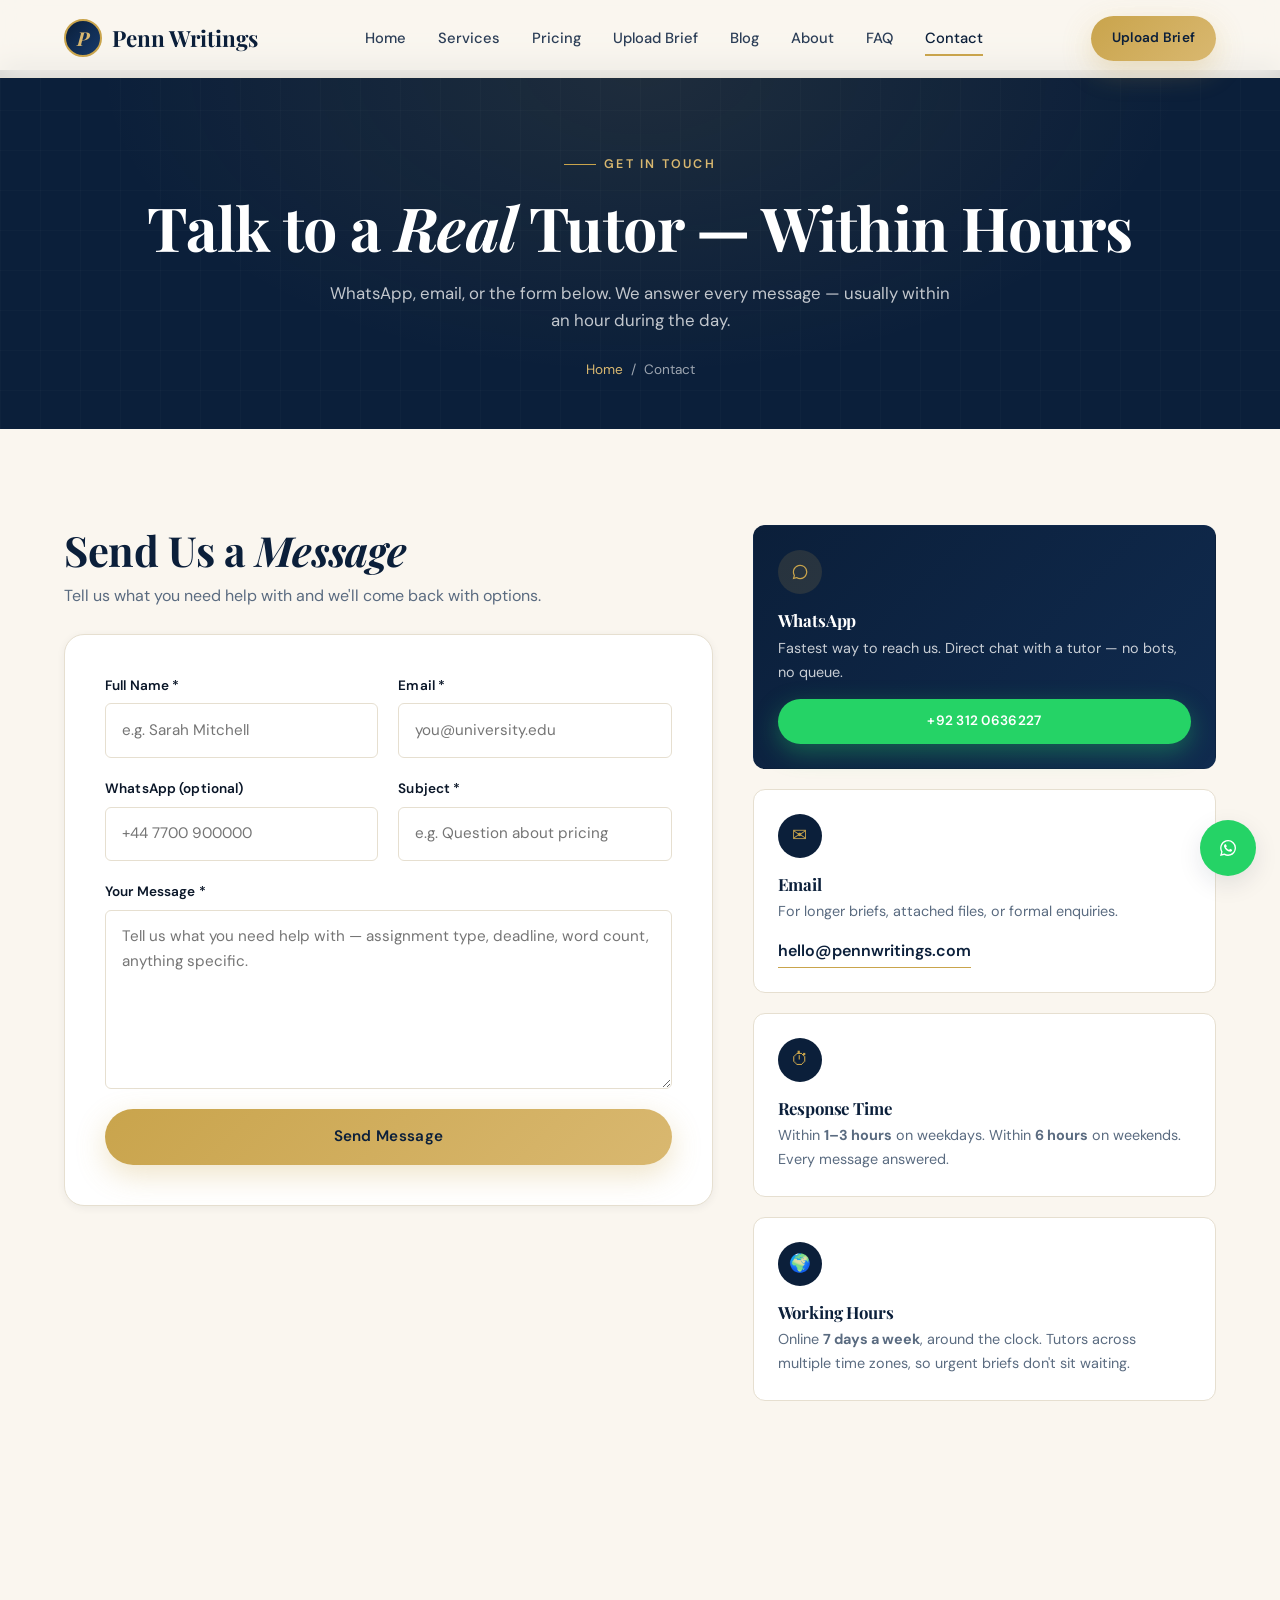
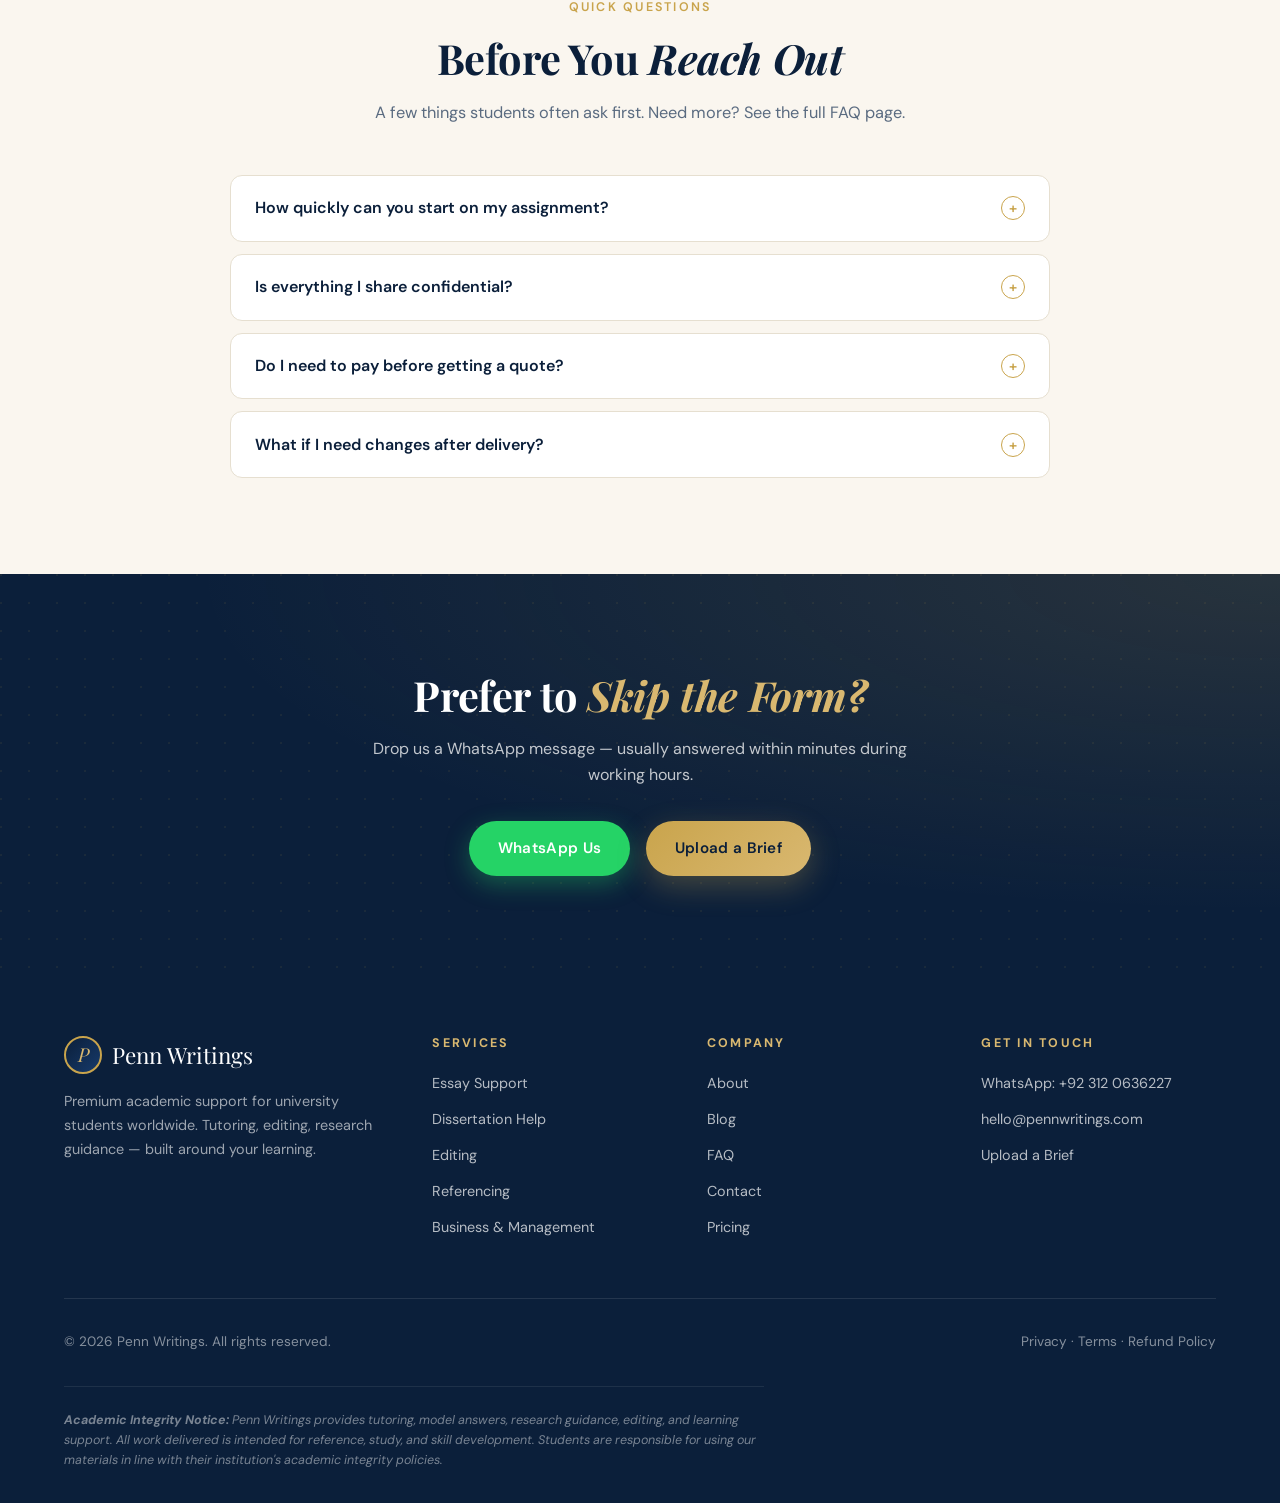
<file: contact.html>
<!DOCTYPE html>
<html lang="en">
<head>
<meta charset="UTF-8" />
<meta name="viewport" content="width=device-width, initial-scale=1.0" />
<title>Contact Penn Writings — WhatsApp, Email, or Send a Message</title>
<meta name="description" content="Get in touch with Penn Writings. WhatsApp, email, or use the contact form. Response within hours, every day of the week. Confidential and student-friendly." />
<meta name="keywords" content="contact Penn Writings, academic support contact, WhatsApp tutor, student help" />
<meta name="author" content="Penn Writings" />

<!-- Open Graph -->
<meta property="og:title" content="Contact Penn Writings — WhatsApp, Email, or Send a Message" />
<meta property="og:description" content="Talk to a tutor. Response within hours, every day of the week." />
<meta property="og:type" content="website" />
<meta property="og:url" content="https://pennwritings.com/contact.html" />
<meta property="og:image" content="assets/img/og-image.jpg" />
<meta name="twitter:card" content="summary_large_image" />

<!-- Fonts -->
<link rel="preconnect" href="https://fonts.googleapis.com" />
<link rel="preconnect" href="https://fonts.gstatic.com" crossorigin />
<link href="https://fonts.googleapis.com/css2?family=Playfair+Display:ital,wght@0,400;0,600;0,700;1,400;1,700&family=DM+Sans:wght@400;500;600;700&display=swap" rel="stylesheet" />

<style>
/* ==========================================================================
   PENN WRITINGS — Premium Academic Support Website
   Shared stylesheet (assets/css/style.css)
   ========================================================================== */

/* --------------------------------------------------------------------------
   1. DESIGN TOKENS
   -------------------------------------------------------------------------- */
:root {
  /* Brand colours */
  --navy-900: #0b1f3a;
  --navy-800: #102b4f;
  --navy-700: #163a6b;
  --navy-600: #1e4a82;
  --gold-500: #c9a44c;
  --gold-400: #d9b870;
  --gold-300: #e6cc94;
  --cream-100: #faf6ef;
  --cream-200: #f3ecdd;
  --white: #ffffff;
  --ink-900: #0a1628;
  --ink-700: #2c3e57;
  --ink-500: #5a6b80;
  --ink-300: #a8b3c2;
  --line: #e6dfd0;
  --success: #2f8f63;
  --danger: #c94a4a;

  /* Typography */
  --font-display: "Playfair Display", "Cormorant Garamond", Georgia, serif;
  --font-body: "DM Sans", "Inter", -apple-system, BlinkMacSystemFont, sans-serif;

  /* Spacing & sizing */
  --container: 1200px;
  --radius-sm: 6px;
  --radius-md: 12px;
  --radius-lg: 20px;
  --radius-pill: 999px;

  /* Shadows */
  --shadow-sm: 0 2px 8px rgba(11, 31, 58, 0.06);
  --shadow-md: 0 8px 24px rgba(11, 31, 58, 0.10);
  --shadow-lg: 0 20px 60px rgba(11, 31, 58, 0.18);
  --shadow-gold: 0 10px 30px rgba(201, 164, 76, 0.30);

  /* Motion */
  --ease: cubic-bezier(0.4, 0, 0.2, 1);
  --ease-out: cubic-bezier(0.16, 1, 0.3, 1);
  --t-fast: 200ms;
  --t-mid: 400ms;
  --t-slow: 700ms;
}

/* --------------------------------------------------------------------------
   2. RESET & BASE
   -------------------------------------------------------------------------- */
*, *::before, *::after { box-sizing: border-box; margin: 0; padding: 0; }

html {
  scroll-behavior: smooth;
  -webkit-text-size-adjust: 100%;
}

body {
  font-family: var(--font-body);
  font-size: 16px;
  line-height: 1.65;
  color: var(--ink-700);
  background: var(--cream-100);
  overflow-x: hidden;
  -webkit-font-smoothing: antialiased;
  padding-top: 70px;
  -moz-osx-font-smoothing: grayscale;
}

img, svg { max-width: 100%; display: block; }
a { color: inherit; text-decoration: none; transition: color var(--t-fast) var(--ease); }
button { font: inherit; cursor: pointer; border: none; background: none; }
input, textarea, select { font: inherit; color: inherit; }

h1, h2, h3, h4, h5, h6 {
  font-family: var(--font-display);
  font-weight: 700;
  color: var(--navy-900);
  line-height: 1.2;
  letter-spacing: -0.01em;
}

h1 { font-size: clamp(2.2rem, 5vw, 3.8rem); }
h2 { font-size: clamp(1.8rem, 3.5vw, 2.6rem); }
h3 { font-size: clamp(1.3rem, 2.2vw, 1.6rem); }
h4 { font-size: 1.15rem; }

p { margin-bottom: 1rem; }

/* Focus states for accessibility */
:focus-visible {
  outline: 2px solid var(--gold-500);
  outline-offset: 3px;
  border-radius: 3px;
}

/* Reduced motion */
@media (prefers-reduced-motion: reduce) {
  *, *::before, *::after {
    animation-duration: 0.01ms !important;
    transition-duration: 0.01ms !important;
    scroll-behavior: auto !important;
  }
}

/* --------------------------------------------------------------------------
   3. UTILITIES
   -------------------------------------------------------------------------- */
.container {
  width: 100%;
  max-width: var(--container);
  margin: 0 auto;
  padding: 0 1.5rem;
}

.section { padding: clamp(3rem, 8vw, 6rem) 0; }
.section-sm { padding: clamp(2rem, 5vw, 3.5rem) 0; }

.text-center { text-align: center; }
.text-gold { color: var(--gold-500); }
.text-navy { color: var(--navy-900); }

.eyebrow {
  display: inline-block;
  font-family: var(--font-body);
  font-size: 0.78rem;
  font-weight: 600;
  letter-spacing: 0.18em;
  text-transform: uppercase;
  color: var(--gold-500);
  margin-bottom: 1rem;
  position: relative;
  padding-left: 2.5rem;
}
.eyebrow::before {
  content: "";
  position: absolute;
  left: 0; top: 50%;
  width: 2rem; height: 1px;
  background: var(--gold-500);
}
.eyebrow.center { padding-left: 0; }
.eyebrow.center::before { display: none; }

.section-title {
  text-align: center;
  margin-bottom: 1rem;
}
.section-subtitle {
  text-align: center;
  max-width: 640px;
  margin: 0 auto 3rem;
  color: var(--ink-500);
  font-size: 1.05rem;
}

/* Centered section header wrapper used on inner pages */
.section-head {
  text-align: center;
  max-width: 720px;
  margin: 0 auto 3rem;
}
.section-head .eyebrow { padding-left: 0; }
.section-head .eyebrow::before { display: none; }
.section-head h2 { margin-bottom: 1rem; }
.section-head p { color: var(--ink-500); font-size: 1.02rem; line-height: 1.7; }

/* FAQ page section labels */
.faq-section {
  text-align: center;
  margin-bottom: 2.5rem;
}
.faq-section .eyebrow { padding-left: 0; }
.faq-section .eyebrow::before { display: none; }
.faq-section h2 { margin-bottom: 0; }

/* --------------------------------------------------------------------------
   4. BUTTONS
   -------------------------------------------------------------------------- */
.btn {
  display: inline-flex;
  align-items: center;
  justify-content: center;
  gap: 0.5rem;
  padding: 0.95rem 1.8rem;
  font-family: var(--font-body);
  font-weight: 600;
  font-size: 0.95rem;
  letter-spacing: 0.02em;
  border-radius: var(--radius-pill);
  transition: all var(--t-mid) var(--ease);
  cursor: pointer;
  position: relative;
  overflow: hidden;
  white-space: nowrap;
}

.btn-primary {
  background: linear-gradient(135deg, var(--gold-500), var(--gold-400));
  color: var(--navy-900);
  box-shadow: var(--shadow-gold);
}
.btn-primary:hover {
  transform: translateY(-2px);
  box-shadow: 0 14px 40px rgba(201, 164, 76, 0.45);
}

.btn-secondary {
  background: var(--navy-900);
  color: var(--white);
  box-shadow: var(--shadow-md);
}
.btn-secondary:hover {
  background: var(--navy-700);
  transform: translateY(-2px);
}

.btn-outline {
  background: transparent;
  color: var(--navy-900);
  border: 2px solid var(--navy-900);
}
.btn-outline:hover {
  background: var(--navy-900);
  color: var(--white);
}

.btn-whatsapp {
  background: #25d366;
  color: white;
  box-shadow: 0 8px 24px rgba(37, 211, 102, 0.35);
}
.btn-whatsapp:hover {
  background: #1ebe5a;
  transform: translateY(-2px);
}

.btn-block { width: 100%; }
.btn-sm { padding: 0.7rem 1.3rem; font-size: 0.85rem; }

/* --------------------------------------------------------------------------
   5. HEADER / NAVIGATION
   -------------------------------------------------------------------------- */
.site-header {
  position: fixed;
  top: 0;
  left: 0;
  right: 0;
  z-index: 1000;
  background: rgba(250, 246, 239, 0.85);
  backdrop-filter: blur(14px);
  -webkit-backdrop-filter: blur(14px);
  border-bottom: 1px solid rgba(230, 223, 208, 0.6);
  transition: all var(--t-mid) var(--ease);
}
.site-header.scrolled {
  background: rgba(255, 255, 255, 0.95);
  box-shadow: var(--shadow-sm);
}

.nav-wrap {
  display: flex;
  align-items: center;
  justify-content: space-between;
  padding: 1rem 1.5rem;
  max-width: var(--container);
  margin: 0 auto;
}

.logo {
  display: flex;
  align-items: center;
  gap: 0.6rem;
  font-family: var(--font-display);
  font-size: 1.4rem;
  font-weight: 700;
  color: var(--navy-900);
}
.logo-mark {
  width: 38px; height: 38px;
  background: linear-gradient(135deg, var(--navy-900), var(--navy-700));
  color: var(--gold-400);
  border-radius: 50%;
  display: grid; place-items: center;
  font-family: var(--font-display);
  font-style: italic;
  font-size: 1.2rem;
  border: 2px solid var(--gold-500);
}

.nav-menu {
  display: flex;
  align-items: center;
  gap: 2rem;
  list-style: none;
}
.nav-menu a {
  font-size: 0.92rem;
  font-weight: 500;
  color: var(--ink-700);
  position: relative;
  padding: 0.5rem 0;
}
.nav-menu a::after {
  content: "";
  position: absolute;
  bottom: 0; left: 0;
  width: 0; height: 2px;
  background: var(--gold-500);
  transition: width var(--t-mid) var(--ease);
}
.nav-menu a:hover, .nav-menu a.active {
  color: var(--navy-900);
}
.nav-menu a:hover::after, .nav-menu a.active::after {
  width: 100%;
}

.nav-cta {
  display: flex;
  align-items: center;
  gap: 0.75rem;
}

.hamburger {
  display: none;
  width: 36px; height: 36px;
  flex-direction: column;
  justify-content: center;
  align-items: center;
  gap: 5px;
  z-index: 1010;
  position: relative;
}
.hamburger span {
  display: block;
  width: 22px; height: 2px;
  background: var(--navy-900);
  border-radius: 2px;
  transition: all var(--t-mid) var(--ease);
}
.hamburger.active span:nth-child(1) { transform: translateY(7px) rotate(45deg); }
.hamburger.active span:nth-child(2) { opacity: 0; }
.hamburger.active span:nth-child(3) { transform: translateY(-7px) rotate(-45deg); }

@media (max-width: 960px) {
  .nav-menu {
    position: fixed;
    top: 0; left: 0; right: 0; bottom: 0;
    background: var(--navy-900);
    flex-direction: column;
    justify-content: center;
    align-items: center;
    gap: 2.2rem;
    z-index: 1005;
    transform: translateX(100%);
    transition: transform var(--t-slow) var(--ease-out);
    padding: 5rem 2rem 2rem;
  }
  .nav-menu.open { transform: translateX(0); }
  .nav-menu a { font-size: 1.5rem; font-family: var(--font-display); color: var(--cream-100); font-weight: 700; }
  .nav-menu a::after { background: var(--gold-500); }
  .nav-menu a:hover, .nav-menu a.active { color: var(--gold-400); }
  .hamburger { display: flex; }
  .hamburger.active span { background: var(--white); }
  .nav-cta .btn { display: none; }
}

/* --------------------------------------------------------------------------
   6. HERO
   -------------------------------------------------------------------------- */
.hero {
  position: relative;
  padding: clamp(4rem, 10vw, 7rem) 0 clamp(3rem, 8vw, 5rem);
  background:
    radial-gradient(ellipse at top right, rgba(201, 164, 76, 0.12), transparent 50%),
    radial-gradient(ellipse at bottom left, rgba(22, 58, 107, 0.08), transparent 50%),
    var(--cream-100);
  overflow: hidden;
}

.hero::before {
  content: "";
  position: absolute;
  inset: 0;
  background-image:
    radial-gradient(circle at 1px 1px, rgba(11, 31, 58, 0.06) 1px, transparent 0);
  background-size: 32px 32px;
  opacity: 0.5;
  pointer-events: none;
}

.hero-grid {
  display: grid;
  grid-template-columns: 1.1fr 0.9fr;
  gap: 4rem;
  align-items: center;
  position: relative;
}

.hero-content { position: relative; z-index: 2; }

.hero-content h1 {
  margin-bottom: 1.5rem;
  letter-spacing: -0.02em;
}
.hero-content h1 .accent {
  color: var(--gold-500);
  font-style: italic;
  position: relative;
  display: inline-block;
}
.hero-content h1 .accent::after {
  content: "";
  position: absolute;
  bottom: 8px; left: 0;
  width: 100%; height: 8px;
  background: var(--gold-300);
  z-index: -1;
  opacity: 0.5;
}

.hero-lead {
  font-size: clamp(1rem, 1.5vw, 1.15rem);
  color: var(--ink-500);
  margin-bottom: 2rem;
  max-width: 520px;
}

.hero-actions {
  display: flex;
  flex-wrap: wrap;
  gap: 1rem;
  margin-bottom: 3rem;
}

.hero-stats {
  display: grid;
  grid-template-columns: repeat(3, 1fr);
  gap: 1.5rem;
  padding-top: 2rem;
  border-top: 1px solid var(--line);
}
.stat-num {
  font-family: var(--font-display);
  font-size: 2rem;
  font-weight: 700;
  color: var(--navy-900);
  line-height: 1;
}
.stat-label {
  font-size: 0.82rem;
  color: var(--ink-500);
  margin-top: 0.4rem;
  letter-spacing: 0.04em;
}

/* Hero visual */
.hero-visual {
  position: relative;
  height: 520px;
}
.hero-card {
  position: absolute;
  background: white;
  border-radius: var(--radius-lg);
  box-shadow: var(--shadow-lg);
  padding: 1.5rem;
  border: 1px solid var(--line);
}
.hero-card-1 {
  top: 0; right: 0;
  width: 280px;
  animation: float 6s ease-in-out infinite;
}
.hero-card-2 {
  bottom: 30px; left: 0;
  width: 260px;
  animation: float 6s ease-in-out infinite 1.5s;
}
.hero-card-3 {
  top: 50%; left: 50%;
  transform: translate(-50%, -50%);
  width: 220px;
  background: var(--navy-900);
  color: white;
  text-align: center;
}

@keyframes float {
  0%, 100% { transform: translateY(0); }
  50% { transform: translateY(-12px); }
}

.hero-card-3 { animation: float 6s ease-in-out infinite 0.75s; }
.hero-card-3 h4 { color: var(--gold-400); margin-bottom: 0.5rem; }
.hero-card-3 p { color: var(--cream-200); font-size: 0.85rem; margin: 0; }

.hero-card-icon {
  width: 44px; height: 44px;
  border-radius: 12px;
  background: var(--cream-200);
  color: var(--navy-900);
  display: grid; place-items: center;
  margin-bottom: 0.8rem;
  font-size: 1.2rem;
}
.hero-card h4 { margin-bottom: 0.3rem; font-size: 1rem; }
.hero-card p { font-size: 0.85rem; color: var(--ink-500); margin: 0; }

@media (max-width: 900px) {
  .hero-grid { grid-template-columns: 1fr; gap: 3rem; }
  .hero-visual { height: 400px; max-width: 460px; margin: 0 auto; }
}
@media (max-width: 480px) {
  .hero-stats { grid-template-columns: repeat(3, 1fr); gap: 0.8rem; }
  .stat-num { font-size: 1.4rem; }
  .stat-label { font-size: 0.7rem; }
}

/* --------------------------------------------------------------------------
   7. PAGE HEADER (for inner pages)
   -------------------------------------------------------------------------- */
.page-header {
  position: relative;
  padding: clamp(3rem, 7vw, 5rem) 0 clamp(2rem, 5vw, 3rem);
  background:
    radial-gradient(ellipse at top, rgba(201, 164, 76, 0.10), transparent 60%),
    var(--navy-900);
  color: var(--cream-100);
  overflow: hidden;
}
.page-header::before {
  content: "";
  position: absolute;
  inset: 0;
  background-image:
    linear-gradient(rgba(255,255,255,0.03) 1px, transparent 1px),
    linear-gradient(90deg, rgba(255,255,255,0.03) 1px, transparent 1px);
  background-size: 40px 40px;
  opacity: 0.6;
}
.page-header > .container { position: relative; z-index: 2; text-align: center; }
.page-header h1 { color: var(--white); margin-bottom: 1rem; }
.page-header .eyebrow { color: var(--gold-400); }
.page-header p { color: rgba(255,255,255,0.75); max-width: 640px; margin: 0 auto; font-size: 1.05rem; }

.breadcrumbs {
  display: flex;
  justify-content: center;
  gap: 0.5rem;
  font-size: 0.85rem;
  margin-top: 1.5rem;
  color: rgba(255,255,255,0.6);
}
.breadcrumbs a { color: var(--gold-400); }
.breadcrumbs a:hover { color: var(--gold-300); }

/* --------------------------------------------------------------------------
   8. CARD GRIDS / SERVICES
   -------------------------------------------------------------------------- */
.grid {
  display: grid;
  grid-template-columns: repeat(auto-fit, minmax(280px, 1fr));
  gap: 1.5rem;
}
.grid-2 { grid-template-columns: repeat(2, 1fr); }
.grid-3 { grid-template-columns: repeat(3, 1fr); }
.grid-4 { grid-template-columns: repeat(4, 1fr); }
@media (max-width: 900px) {
  .grid-2, .grid-3, .grid-4 { grid-template-columns: repeat(2, 1fr); }
}
@media (max-width: 560px) {
  .grid-2, .grid-3, .grid-4 { grid-template-columns: 1fr; }
}

/* Two-column story layout */
.two-col {
  display: grid;
  grid-template-columns: 1fr 1fr;
  gap: 3rem;
  align-items: center;
}
@media (max-width: 900px) {
  .two-col { grid-template-columns: 1fr; gap: 2rem; }
}

/* Story visual block */
.story-visual {
  display: grid;
  grid-template-columns: 1fr 1fr;
  gap: 1rem;
  background: var(--cream-100);
  padding: 2rem;
  border-radius: var(--radius-lg);
  border: 1px solid var(--line);
}
.story-stat {
  background: white;
  padding: 1.5rem 1.25rem;
  border-radius: var(--radius-md);
  border: 1px solid var(--line);
  text-align: center;
  transition: transform 0.3s ease, box-shadow 0.3s ease;
}
.story-stat:hover { transform: translateY(-3px); box-shadow: var(--shadow-md); }
.story-stat .stat-num {
  display: block;
  font-family: var(--font-display);
  font-size: 2rem;
  color: var(--navy-900);
  font-weight: 700;
  margin-bottom: 0.3rem;
}
.story-stat .stat-num .plus { color: var(--gold-500); }
.story-stat .stat-label {
  font-size: 0.78rem;
  color: var(--ink-500);
  text-transform: uppercase;
  letter-spacing: 0.06em;
  font-weight: 600;
}

/* Integrity statement block */
.integrity-block {
  max-width: 820px;
  margin: 0 auto;
  background: white;
  padding: clamp(2rem, 4vw, 3rem);
  border-radius: var(--radius-lg);
  border: 1px solid var(--line);
  border-left: 4px solid var(--gold-500);
}
.integrity-block h2 { margin-bottom: 1.25rem; }
.integrity-block p {
  color: var(--ink-700);
  line-height: 1.8;
  margin-bottom: 1rem;
}

.service-card {
  background: white;
  border: 1px solid var(--line);
  border-radius: var(--radius-lg);
  padding: 2rem;
  transition: all var(--t-mid) var(--ease);
  position: relative;
  overflow: hidden;
  cursor: pointer;
}
.service-card::before {
  content: "";
  position: absolute;
  top: 0; left: 0;
  width: 100%; height: 4px;
  background: linear-gradient(90deg, var(--gold-500), var(--gold-400));
  transform: scaleX(0);
  transform-origin: left;
  transition: transform var(--t-mid) var(--ease);
}
.service-card:hover {
  transform: translateY(-6px);
  box-shadow: var(--shadow-lg);
  border-color: var(--gold-300);
}
.service-card:hover::before { transform: scaleX(1); }

.service-icon {
  width: 56px; height: 56px;
  border-radius: 14px;
  background: linear-gradient(135deg, var(--cream-200), var(--cream-100));
  color: var(--navy-900);
  display: grid; place-items: center;
  font-size: 1.5rem;
  margin-bottom: 1.2rem;
  border: 1px solid var(--line);
  transition: all var(--t-mid) var(--ease);
}
.service-card:hover .service-icon {
  background: linear-gradient(135deg, var(--navy-900), var(--navy-700));
  color: var(--gold-400);
  transform: rotate(-5deg) scale(1.05);
}

.service-card h3 { margin-bottom: 0.6rem; font-size: 1.25rem; }
.service-card p { color: var(--ink-500); font-size: 0.95rem; margin-bottom: 1.2rem; }

.service-card .learn-more {
  font-weight: 600;
  font-size: 0.88rem;
  color: var(--navy-900);
  display: inline-flex;
  align-items: center;
  gap: 0.4rem;
  transition: gap var(--t-fast) var(--ease);
}
.service-card:hover .learn-more {
  color: var(--gold-500);
  gap: 0.7rem;
}

/* Service tags / filters */
.tag-filters {
  display: flex;
  flex-wrap: wrap;
  gap: 0.5rem;
  justify-content: center;
  margin-bottom: 2.5rem;
}
.tag {
  padding: 0.55rem 1.2rem;
  border: 1px solid var(--line);
  background: white;
  border-radius: var(--radius-pill);
  font-size: 0.85rem;
  font-weight: 500;
  color: var(--ink-700);
  transition: all var(--t-fast) var(--ease);
}
.tag:hover { border-color: var(--gold-500); color: var(--navy-900); }
.tag.active {
  background: var(--navy-900);
  color: var(--white);
  border-color: var(--navy-900);
}

/* --------------------------------------------------------------------------
   9. PRICING
   -------------------------------------------------------------------------- */
.pricing-grid {
  display: grid;
  grid-template-columns: repeat(3, 1fr);
  gap: 1.5rem;
  align-items: stretch;
}
@media (max-width: 900px) {
  .pricing-grid { grid-template-columns: 1fr; max-width: 460px; margin: 0 auto; }
}

.price-card {
  background: white;
  border: 1px solid var(--line);
  border-radius: var(--radius-lg);
  padding: 2.5rem 2rem;
  position: relative;
  transition: all var(--t-mid) var(--ease);
  display: flex;
  flex-direction: column;
}
.price-card:hover {
  transform: translateY(-4px);
  box-shadow: var(--shadow-lg);
}
.price-card.featured {
  background: linear-gradient(135deg, var(--navy-900), var(--navy-800));
  color: var(--cream-100);
  border-color: var(--navy-900);
  transform: scale(1.03);
}
.price-card.featured h3 { color: var(--white); }
.price-card.featured .price-num { color: var(--gold-400); }
.price-card.featured .price-features li { color: rgba(255,255,255,0.85); }
.price-card.featured .price-features li::before { color: var(--gold-400); }

.featured-badge {
  position: absolute;
  top: -12px; left: 50%;
  transform: translateX(-50%);
  background: var(--gold-500);
  color: var(--navy-900);
  font-size: 0.72rem;
  font-weight: 700;
  letter-spacing: 0.1em;
  padding: 0.4rem 1rem;
  border-radius: var(--radius-pill);
  text-transform: uppercase;
}

.price-tier {
  font-family: var(--font-display);
  font-size: 1.4rem;
  margin-bottom: 0.5rem;
}
.price-num {
  font-family: var(--font-display);
  font-size: 3rem;
  font-weight: 700;
  color: var(--navy-900);
  line-height: 1;
}
.price-num small { font-size: 1rem; color: var(--ink-500); font-weight: 400; }
.price-desc { color: var(--ink-500); font-size: 0.92rem; margin: 0.5rem 0 1.5rem; }

.price-features {
  list-style: none;
  margin-bottom: 2rem;
  flex: 1;
}
.price-features li {
  padding: 0.5rem 0 0.5rem 1.8rem;
  position: relative;
  font-size: 0.93rem;
}
.price-features li::before {
  content: "✓";
  position: absolute;
  left: 0; top: 0.5rem;
  color: var(--gold-500);
  font-weight: 700;
}

/* Price calculator */
.calculator {
  background: white;
  border-radius: var(--radius-lg);
  padding: clamp(1.5rem, 4vw, 2.5rem);
  box-shadow: var(--shadow-md);
  border: 1px solid var(--line);
  display: grid;
  grid-template-columns: 1.4fr 1fr;
  gap: 2.5rem;
}
@media (max-width: 800px) {
  .calculator { grid-template-columns: 1fr; gap: 1.5rem; }
}

.calc-form .form-row {
  display: grid;
  grid-template-columns: 1fr 1fr;
  gap: 1rem;
  margin-bottom: 1rem;
}
@media (max-width: 480px) {
  .calc-form .form-row { grid-template-columns: 1fr; }
}

.calc-result {
  background: linear-gradient(135deg, var(--navy-900), var(--navy-800));
  color: var(--cream-100);
  border-radius: var(--radius-md);
  padding: 2rem;
  display: flex;
  flex-direction: column;
  justify-content: center;
  text-align: center;
}
.calc-result .label {
  font-size: 0.8rem;
  letter-spacing: 0.15em;
  text-transform: uppercase;
  color: var(--gold-400);
  margin-bottom: 0.6rem;
}
.calc-result .price {
  font-family: var(--font-display);
  font-size: 2.8rem;
  font-weight: 700;
  color: var(--white);
  line-height: 1;
  margin-bottom: 0.3rem;
}
.calc-result .price-range {
  font-size: 0.85rem;
  color: rgba(255,255,255,0.65);
  margin-bottom: 1.5rem;
}

/* --------------------------------------------------------------------------
   10. FORMS
   -------------------------------------------------------------------------- */
.form-group {
  margin-bottom: 1rem;
}
.form-label {
  display: block;
  font-size: 0.85rem;
  font-weight: 600;
  color: var(--navy-900);
  margin-bottom: 0.4rem;
}
.form-label .req { color: var(--danger); }

.form-input,
.form-select,
.form-textarea {
  width: 100%;
  padding: 0.85rem 1rem;
  border: 1.5px solid var(--line);
  border-radius: var(--radius-sm);
  background: var(--cream-100);
  font-size: 0.95rem;
  color: var(--ink-900);
  transition: all var(--t-fast) var(--ease);
  font-family: var(--font-body);
}
.form-input:focus,
.form-select:focus,
.form-textarea:focus {
  outline: none;
  border-color: var(--gold-500);
  background: white;
  box-shadow: 0 0 0 3px rgba(201, 164, 76, 0.15);
}

.form-textarea { resize: vertical; min-height: 120px; }

.form-help {
  font-size: 0.8rem;
  color: var(--ink-500);
  margin-top: 0.3rem;
}

.form-error {
  color: var(--danger);
  font-size: 0.82rem;
  margin-top: 0.3rem;
  display: none;
}
.form-group.has-error .form-input,
.form-group.has-error .form-select,
.form-group.has-error .form-textarea { border-color: var(--danger); }
.form-group.has-error .form-error { display: block; }

/* Reusable form-field / form-row pattern (used on contact + alt forms) */
.brief-form {
  background: white;
  padding: clamp(1.5rem, 4vw, 2.5rem);
  border-radius: var(--radius-lg);
  border: 1px solid var(--line);
  box-shadow: var(--shadow-sm);
  margin-top: 1.5rem;
}
.form-row {
  display: grid;
  grid-template-columns: 1fr 1fr;
  gap: 1.25rem;
}
@media (max-width: 600px) {
  .form-row { grid-template-columns: 1fr; }
}
.form-field {
  display: flex;
  flex-direction: column;
  margin-bottom: 1.25rem;
}
.form-field label {
  font-size: 0.85rem;
  font-weight: 600;
  color: var(--ink-900);
  margin-bottom: 0.4rem;
  letter-spacing: 0.01em;
}
.form-field input,
.form-field select,
.form-field textarea {
  padding: 0.85rem 1rem;
  border: 1px solid var(--line);
  border-radius: var(--radius-sm);
  background: white;
  font-family: var(--font-body);
  font-size: 0.95rem;
  color: var(--ink-900);
  transition: border-color 0.2s ease, box-shadow 0.2s ease;
}
.form-field input:focus,
.form-field select:focus,
.form-field textarea:focus {
  outline: none;
  border-color: var(--gold-500);
  box-shadow: 0 0 0 3px rgba(201, 164, 76, 0.12);
}
.form-field textarea { resize: vertical; min-height: 120px; }
.form-field input.has-error,
.form-field select.has-error,
.form-field textarea.has-error { border-color: var(--danger); }

/* Contact page layout */
.contact-layout {
  display: grid;
  grid-template-columns: 1.4fr 1fr;
  gap: 2.5rem;
  align-items: start;
}
@media (max-width: 900px) {
  .contact-layout { grid-template-columns: 1fr; }
}
.contact-form-wrap h2 { margin-bottom: 0.5rem; }
.contact-form-wrap > p { color: var(--ink-500); margin-bottom: 1.5rem; }
.contact-info {
  display: flex;
  flex-direction: column;
  gap: 1.25rem;
}
.contact-card {
  background: white;
  padding: 1.5rem;
  border-radius: var(--radius-md);
  border: 1px solid var(--line);
  transition: transform 0.3s ease, box-shadow 0.3s ease;
}
.contact-card:hover { transform: translateY(-2px); box-shadow: var(--shadow-md); }
.contact-card.primary {
  background: linear-gradient(135deg, var(--navy-900), var(--navy-800));
  color: var(--cream-100);
  border-color: transparent;
}
.contact-card.primary h4 { color: white; }
.contact-card.primary p { color: rgba(255,255,255,0.78); }
.contact-icon {
  width: 44px; height: 44px;
  border-radius: 50%;
  display: grid; place-items: center;
  background: rgba(201, 164, 76, 0.15);
  color: var(--gold-500);
  font-size: 1.1rem;
  margin-bottom: 1rem;
}
.contact-icon.dark {
  background: var(--navy-900);
  color: var(--gold-500);
}
.contact-card h4 { margin-bottom: 0.4rem; font-size: 1.05rem; }
.contact-card p { font-size: 0.9rem; color: var(--ink-500); line-height: 1.65; margin-bottom: 0.9rem; }
.contact-card p:last-child { margin-bottom: 0; }
.contact-link {
  display: inline-block;
  font-weight: 600;
  color: var(--navy-900);
  border-bottom: 1px solid var(--gold-500);
  padding-bottom: 2px;
}
.contact-link:hover { color: var(--gold-500); }

/* File drop zone */
.dropzone {
  border: 2px dashed var(--line);
  border-radius: var(--radius-md);
  padding: 2.5rem 1.5rem;
  text-align: center;
  background: var(--cream-100);
  cursor: pointer;
  transition: all var(--t-mid) var(--ease);
}
.dropzone:hover, .dropzone.dragover {
  border-color: var(--gold-500);
  background: rgba(201, 164, 76, 0.05);
}
.dropzone-icon {
  width: 56px; height: 56px;
  border-radius: 50%;
  background: white;
  color: var(--gold-500);
  display: grid; place-items: center;
  font-size: 1.5rem;
  margin: 0 auto 1rem;
  border: 1px solid var(--line);
}
.dropzone h4 { margin-bottom: 0.4rem; }
.dropzone p { color: var(--ink-500); font-size: 0.88rem; margin: 0; }
.dropzone input[type="file"] { display: none; }

.file-list {
  margin-top: 1rem;
  display: flex;
  flex-direction: column;
  gap: 0.5rem;
}
.file-item {
  display: flex;
  align-items: center;
  justify-content: space-between;
  padding: 0.7rem 1rem;
  background: white;
  border: 1px solid var(--line);
  border-radius: var(--radius-sm);
  font-size: 0.88rem;
}
.file-item .remove-file {
  color: var(--danger);
  font-weight: 600;
  cursor: pointer;
  padding: 0.2rem 0.4rem;
}

/* Form success */
.form-success {
  display: none;
  text-align: center;
  padding: 2rem;
  background: rgba(47, 143, 99, 0.08);
  border: 1px solid var(--success);
  border-radius: var(--radius-md);
  color: var(--success);
}
.form-success.show { display: block; }

/* --------------------------------------------------------------------------
   11. TESTIMONIALS
   -------------------------------------------------------------------------- */
.testimonial-card {
  background: white;
  padding: 2rem;
  border-radius: var(--radius-lg);
  border: 1px solid var(--line);
  position: relative;
}
.testimonial-card::before {
  content: "";
  position: absolute;
  top: 1rem; left: 1.5rem;
  font-family: var(--font-display);
  font-size: 4rem;
  line-height: 1;
  color: var(--gold-300);
  font-style: italic;
}
.testimonial-card blockquote {
  font-style: italic;
  color: var(--ink-700);
  margin: 1.5rem 0 1.5rem;
  position: relative;
  z-index: 1;
}
.testimonial-author {
  display: flex;
  align-items: center;
  gap: 0.8rem;
  padding-top: 1.2rem;
  border-top: 1px solid var(--line);
}
.author-avatar {
  width: 44px; height: 44px;
  border-radius: 50%;
  background: linear-gradient(135deg, var(--navy-900), var(--navy-700));
  color: var(--gold-400);
  display: grid; place-items: center;
  font-family: var(--font-display);
  font-weight: 700;
}
.author-name { font-weight: 600; color: var(--navy-900); font-size: 0.92rem; }
.author-role { font-size: 0.8rem; color: var(--ink-500); }
.stars { color: var(--gold-500); font-size: 0.85rem; margin-bottom: 0.5rem; }

/* --------------------------------------------------------------------------
   12. ACCORDION (FAQ)
   -------------------------------------------------------------------------- */
.accordion {
  display: flex;
  flex-direction: column;
  gap: 0.75rem;
}
.accordion-item {
  background: white;
  border: 1px solid var(--line);
  border-radius: var(--radius-md);
  overflow: hidden;
  transition: all var(--t-fast) var(--ease);
}
.accordion-item:hover { border-color: var(--gold-300); }
.accordion-header {
  width: 100%;
  padding: 1.2rem 1.5rem;
  display: flex;
  align-items: center;
  justify-content: space-between;
  text-align: left;
  font-weight: 600;
  color: var(--navy-900);
  font-size: 1rem;
  font-family: var(--font-body);
}
.accordion-icon {
  width: 24px; height: 24px;
  display: grid; place-items: center;
  border: 1.5px solid var(--gold-500);
  border-radius: 50%;
  color: var(--gold-500);
  flex-shrink: 0;
  margin-left: 1rem;
  transition: all var(--t-mid) var(--ease);
  font-size: 0.9rem;
}
.accordion-item.open .accordion-icon {
  background: var(--gold-500);
  color: var(--white);
  transform: rotate(45deg);
}
.accordion-body {
  max-height: 0;
  overflow: hidden;
  transition: max-height var(--t-mid) var(--ease);
}
.accordion-body-inner {
  padding: 0 1.5rem 1.4rem;
  color: var(--ink-500);
  line-height: 1.7;
}

/* --------------------------------------------------------------------------
   13. BLOG
   -------------------------------------------------------------------------- */
.blog-grid {
  display: grid;
  grid-template-columns: repeat(auto-fit, minmax(300px, 1fr));
  gap: 2rem;
}

.blog-card {
  background: white;
  border-radius: var(--radius-lg);
  overflow: hidden;
  border: 1px solid var(--line);
  transition: all var(--t-mid) var(--ease);
  display: flex;
  flex-direction: column;
}
.blog-card:hover {
  transform: translateY(-4px);
  box-shadow: var(--shadow-lg);
}

.blog-image {
  aspect-ratio: 16/10;
  background: linear-gradient(135deg, var(--navy-900), var(--navy-700));
  position: relative;
  overflow: hidden;
}
.blog-image::after {
  content: "";
  position: absolute;
  inset: 0;
  background: radial-gradient(circle at 30% 30%, rgba(201, 164, 76, 0.4), transparent 60%);
}
.blog-image .badge {
  position: absolute;
  top: 1rem; left: 1rem;
  background: var(--gold-500);
  color: var(--navy-900);
  font-size: 0.72rem;
  font-weight: 700;
  letter-spacing: 0.08em;
  padding: 0.35rem 0.8rem;
  border-radius: var(--radius-pill);
  text-transform: uppercase;
  z-index: 2;
}
.blog-image .blog-icon {
  position: absolute;
  inset: 0;
  display: grid; place-items: center;
  font-family: var(--font-display);
  font-size: 4rem;
  font-style: italic;
  color: var(--gold-400);
  opacity: 0.9;
  z-index: 1;
}

.blog-body { padding: 1.5rem; flex: 1; display: flex; flex-direction: column; }
.blog-meta {
  display: flex;
  gap: 1rem;
  font-size: 0.8rem;
  color: var(--ink-500);
  margin-bottom: 0.8rem;
}
.blog-card h3 {
  font-size: 1.2rem;
  margin-bottom: 0.7rem;
  line-height: 1.3;
}
.blog-card h3 a:hover { color: var(--gold-500); }
.blog-card p { color: var(--ink-500); font-size: 0.92rem; margin-bottom: 1rem; flex: 1; }
.blog-card .read-more {
  font-weight: 600;
  color: var(--navy-900);
  font-size: 0.88rem;
  display: inline-flex;
  gap: 0.4rem;
  align-items: center;
  transition: gap var(--t-fast) var(--ease);
}
.blog-card .read-more:hover { color: var(--gold-500); gap: 0.7rem; }

/* Blog detail */
.blog-detail-layout {
  display: grid;
  grid-template-columns: 1fr 280px;
  gap: 3rem;
  align-items: start;
}
@media (max-width: 900px) {
  .blog-detail-layout { grid-template-columns: 1fr; }
}

.blog-article {
  background: white;
  padding: clamp(1.5rem, 4vw, 3rem);
  border-radius: var(--radius-lg);
  border: 1px solid var(--line);
}
.blog-article h1 { font-size: clamp(1.8rem, 4vw, 2.6rem); margin-bottom: 1rem; }
.article-meta {
  display: flex;
  flex-wrap: wrap;
  gap: 1.25rem;
  font-size: 0.85rem;
  color: var(--ink-500);
  margin-bottom: 1.5rem;
  padding-bottom: 1.25rem;
  border-bottom: 1px solid var(--line);
}
.article-lead {
  font-size: 1.15rem !important;
  line-height: 1.75 !important;
  color: var(--ink-900) !important;
  font-weight: 500;
  margin-bottom: 2rem !important;
}
.blog-article h2 { margin: 2rem 0 1rem; font-size: 1.6rem; }
.blog-article h3 { margin: 1.5rem 0 0.8rem; font-size: 1.25rem; }
.blog-article p { font-size: 1.02rem; line-height: 1.8; color: var(--ink-700); margin-bottom: 1rem; }
.blog-article ul, .blog-article ol { margin: 1rem 0 1rem 1.5rem; }
.blog-article li { margin-bottom: 0.5rem; line-height: 1.7; }
.blog-article blockquote {
  border-left: 3px solid var(--gold-500);
  padding-left: 1.5rem;
  margin: 1.5rem 0;
  font-style: italic;
  color: var(--ink-500);
  font-size: 1.08rem;
}

.blog-sidebar {
  position: sticky;
  top: 100px;
  display: flex;
  flex-direction: column;
  gap: 1.5rem;
}
.sidebar-card {
  background: white;
  padding: 1.5rem;
  border-radius: var(--radius-md);
  border: 1px solid var(--line);
}
.sidebar-card h4 { margin-bottom: 1rem; font-size: 1.05rem; }
.sidebar-card.cta { background: var(--navy-900); color: var(--cream-100); }
.sidebar-card.cta h4 { color: var(--white); }

.toc { list-style: none; }
.toc li { padding: 0.4rem 0; border-bottom: 1px dashed var(--line); }
.toc li:last-child { border: none; }
.toc a { font-size: 0.88rem; color: var(--ink-700); }
.toc a:hover { color: var(--gold-500); }

/* Search bar */
.search-bar {
  display: flex;
  max-width: 540px;
  margin: 0 auto 2rem;
  background: white;
  border: 1.5px solid var(--line);
  border-radius: var(--radius-pill);
  padding: 0.4rem;
  box-shadow: var(--shadow-sm);
}
.search-bar input {
  flex: 1;
  border: none;
  background: transparent;
  padding: 0.6rem 1rem;
  font-size: 0.95rem;
}
.search-bar input:focus { outline: none; }
.search-bar button {
  background: var(--navy-900);
  color: var(--white);
  border-radius: var(--radius-pill);
  padding: 0.6rem 1.4rem;
  font-weight: 600;
  font-size: 0.88rem;
}

/* --------------------------------------------------------------------------
   14. CTA SECTIONS
   -------------------------------------------------------------------------- */
.cta-band {
  background:
    radial-gradient(ellipse at top right, rgba(201, 164, 76, 0.15), transparent 60%),
    var(--navy-900);
  color: var(--cream-100);
  text-align: center;
  position: relative;
  overflow: hidden;
}
.cta-band::before {
  content: "";
  position: absolute;
  inset: 0;
  background-image:
    radial-gradient(circle at 1px 1px, rgba(201, 164, 76, 0.08) 1px, transparent 0);
  background-size: 28px 28px;
}
.cta-band > .container { position: relative; z-index: 2; }
.cta-band h2 { color: var(--white); margin-bottom: 1rem; }
.cta-band h2 .accent { color: var(--gold-400); font-style: italic; }
.cta-band p { color: rgba(255,255,255,0.75); max-width: 560px; margin: 0 auto 2rem; }
.cta-band .actions {
  display: flex;
  flex-wrap: wrap;
  justify-content: center;
  gap: 1rem;
}

/* --------------------------------------------------------------------------
   15. HOW IT WORKS / STEPS
   -------------------------------------------------------------------------- */
.steps-grid {
  display: grid;
  grid-template-columns: repeat(4, 1fr);
  gap: 1.5rem;
  position: relative;
}
@media (max-width: 900px) { .steps-grid { grid-template-columns: repeat(2, 1fr); } }
@media (max-width: 480px) { .steps-grid { grid-template-columns: 1fr; } }

.step-card {
  background: white;
  border: 1px solid var(--line);
  border-radius: var(--radius-lg);
  padding: 2rem 1.5rem;
  text-align: center;
  position: relative;
  transition: all var(--t-mid) var(--ease);
}
.step-card:hover {
  transform: translateY(-4px);
  box-shadow: var(--shadow-md);
}
.step-num {
  width: 48px; height: 48px;
  border-radius: 50%;
  background: linear-gradient(135deg, var(--navy-900), var(--navy-700));
  color: var(--gold-400);
  display: grid; place-items: center;
  font-family: var(--font-display);
  font-size: 1.3rem;
  font-weight: 700;
  margin: 0 auto 1.2rem;
  border: 2px solid var(--gold-500);
}
.step-card h4 { margin-bottom: 0.5rem; }
.step-card p { color: var(--ink-500); font-size: 0.9rem; margin: 0; }

/* --------------------------------------------------------------------------
   16. FOOTER
   -------------------------------------------------------------------------- */
.site-footer {
  background: var(--navy-900);
  color: var(--cream-200);
  padding: 4rem 0 2rem;
}
.footer-grid {
  display: grid;
  grid-template-columns: 1.4fr 1fr 1fr 1fr;
  gap: 2.5rem;
  margin-bottom: 3rem;
}
@media (max-width: 800px) {
  .footer-grid { grid-template-columns: 1fr 1fr; }
}
@media (max-width: 480px) {
  .footer-grid { grid-template-columns: 1fr; gap: 2rem; }
}

.footer-col h5 {
  font-family: var(--font-body);
  font-size: 0.78rem;
  text-transform: uppercase;
  letter-spacing: 0.18em;
  color: var(--gold-400);
  margin-bottom: 1.2rem;
}
.footer-col p { color: rgba(255,255,255,0.6); font-size: 0.9rem; }
.footer-col ul { list-style: none; }
.footer-col ul li { margin-bottom: 0.6rem; }
.footer-col ul a {
  color: rgba(255,255,255,0.7);
  font-size: 0.9rem;
  transition: color var(--t-fast) var(--ease);
}
.footer-col ul a:hover { color: var(--gold-400); }

.footer-logo {
  display: flex;
  align-items: center;
  gap: 0.6rem;
  font-family: var(--font-display);
  font-size: 1.4rem;
  color: var(--white);
  margin-bottom: 1rem;
}

.footer-bottom {
  border-top: 1px solid rgba(255,255,255,0.1);
  padding-top: 2rem;
  display: flex;
  justify-content: space-between;
  flex-wrap: wrap;
  gap: 1rem;
  font-size: 0.85rem;
  color: rgba(255,255,255,0.5);
}
.footer-bottom .integrity {
  max-width: 700px;
  font-size: 0.78rem;
  font-style: italic;
  color: rgba(255,255,255,0.45);
  line-height: 1.6;
  margin-top: 1rem;
  padding-top: 1.5rem;
  border-top: 1px solid rgba(255,255,255,0.08);
  width: 100%;
}

/* --------------------------------------------------------------------------
   17. FLOATING UI (WhatsApp + Back to top)
   -------------------------------------------------------------------------- */
.float-whatsapp,
.float-top {
  position: fixed;
  z-index: 90;
  width: 56px; height: 56px;
  border-radius: 50%;
  display: grid; place-items: center;
  font-size: 1.4rem;
  transition: all var(--t-mid) var(--ease);
  box-shadow: var(--shadow-md);
}

.float-whatsapp {
  bottom: 1.5rem;
  right: 1.5rem;
  background: #25d366;
  color: white;
  animation: pulse-green 2.5s ease-out infinite;
}
.float-whatsapp:hover { transform: scale(1.08); }

@keyframes pulse-green {
  0% { box-shadow: 0 0 0 0 rgba(37, 211, 102, 0.5); }
  70% { box-shadow: 0 0 0 18px rgba(37, 211, 102, 0); }
  100% { box-shadow: 0 0 0 0 rgba(37, 211, 102, 0); }
}

.float-top {
  bottom: 6rem;
  right: 1.5rem;
  background: var(--navy-900);
  color: var(--gold-400);
  opacity: 0;
  pointer-events: none;
  transform: translateY(10px);
}
.float-top.visible {
  opacity: 1;
  pointer-events: auto;
  transform: translateY(0);
}
.float-top:hover { background: var(--navy-700); }

/* --------------------------------------------------------------------------
   18. MODAL
   -------------------------------------------------------------------------- */
.modal-overlay {
  position: fixed;
  inset: 0;
  background: rgba(11, 31, 58, 0.6);
  backdrop-filter: blur(6px);
  z-index: 200;
  display: none;
  align-items: center;
  justify-content: center;
  padding: 1rem;
  opacity: 0;
  transition: opacity var(--t-mid) var(--ease);
}
.modal-overlay.open { display: flex; opacity: 1; }

.modal {
  background: white;
  max-width: 600px;
  width: 100%;
  max-height: 85vh;
  overflow-y: auto;
  border-radius: var(--radius-lg);
  padding: 2.5rem;
  position: relative;
  transform: translateY(20px);
  transition: transform var(--t-mid) var(--ease-out);
}
.modal-overlay.open .modal { transform: translateY(0); }

.modal-close {
  position: absolute;
  top: 1rem; right: 1rem;
  width: 36px; height: 36px;
  border-radius: 50%;
  background: var(--cream-100);
  display: grid; place-items: center;
  color: var(--navy-900);
  font-size: 1.2rem;
  font-weight: 600;
  transition: all var(--t-fast) var(--ease);
}
.modal-close:hover { background: var(--navy-900); color: var(--white); }

.modal h3 { margin-bottom: 1rem; padding-right: 2rem; }
.modal-icon {
  width: 56px; height: 56px;
  background: linear-gradient(135deg, var(--gold-500), var(--gold-400));
  color: var(--navy-900);
  border-radius: 14px;
  display: grid; place-items: center;
  font-size: 1.4rem;
  margin-bottom: 1rem;
}

/* --------------------------------------------------------------------------
   19. ANIMATIONS — SCROLL REVEAL
   -------------------------------------------------------------------------- */
.reveal {
  opacity: 0;
  transform: translateY(24px);
  transition: opacity 0.8s var(--ease-out), transform 0.8s var(--ease-out);
}
.reveal.is-visible {
  opacity: 1;
  transform: translateY(0);
}
.reveal-delay-1 { transition-delay: 0.1s; }
.reveal-delay-2 { transition-delay: 0.2s; }
.reveal-delay-3 { transition-delay: 0.3s; }
.reveal-delay-4 { transition-delay: 0.4s; }

/* Page entrance fade */
@keyframes page-enter {
  from { opacity: 0; transform: translateY(8px); }
  to   { opacity: 1; transform: translateY(0); }
}
main { animation: page-enter 0.6s var(--ease-out); }

/* --------------------------------------------------------------------------
   20. PRELOADER
   -------------------------------------------------------------------------- */
.preloader {
  position: fixed;
  inset: 0;
  background: var(--cream-100);
  z-index: 999;
  display: grid;
  place-items: center;
  transition: opacity 0.6s var(--ease), visibility 0.6s var(--ease);
}
.preloader.loaded { opacity: 0; visibility: hidden; }

.preloader-mark {
  width: 64px; height: 64px;
  border-radius: 50%;
  background: linear-gradient(135deg, var(--navy-900), var(--navy-700));
  color: var(--gold-400);
  display: grid; place-items: center;
  font-family: var(--font-display);
  font-style: italic;
  font-size: 1.6rem;
  border: 2px solid var(--gold-500);
  animation: spin-mark 1.4s var(--ease) infinite;
}
@keyframes spin-mark {
  0% { transform: rotate(0); }
  50% { transform: rotate(180deg); }
  100% { transform: rotate(360deg); }
}

/* --------------------------------------------------------------------------
   21. MISC HELPERS
   -------------------------------------------------------------------------- */
.divider {
  width: 60px; height: 3px;
  background: var(--gold-500);
  margin: 0 auto 1.5rem;
  border-radius: 3px;
}

.alert-info {
  background: rgba(201, 164, 76, 0.08);
  border: 1px solid var(--gold-300);
  border-left: 3px solid var(--gold-500);
  padding: 1rem 1.2rem;
  border-radius: var(--radius-sm);
  font-size: 0.9rem;
  color: var(--ink-700);
  margin: 1.5rem 0;
}
.alert-info strong { color: var(--navy-900); }

/* About / Mission cards */
.value-card {
  background: white;
  padding: 2rem;
  border-radius: var(--radius-lg);
  border: 1px solid var(--line);
  text-align: center;
  transition: all var(--t-mid) var(--ease);
}
.value-card:hover { transform: translateY(-4px); box-shadow: var(--shadow-md); }
.value-icon {
  width: 64px; height: 64px;
  border-radius: 50%;
  background: linear-gradient(135deg, var(--cream-200), var(--cream-100));
  border: 1px solid var(--line);
  color: var(--gold-500);
  display: grid; place-items: center;
  font-size: 1.5rem;
  margin: 0 auto 1rem;
}
.value-card h3, .value-card h4 { margin-bottom: 0.5rem; font-size: 1.15rem; }
.value-card p { color: var(--ink-500); font-size: 0.92rem; margin: 0; line-height: 1.7; }

</style>

<!-- Schema: ContactPage -->
<script type="application/ld+json">
{
  "@context": "https://schema.org",
  "@type": "ContactPage",
  "name": "Contact Penn Writings",
  "url": "https://pennwritings.com/contact.html",
  "mainEntity": {
    "@type": "Organization",
    "name": "Penn Writings",
    "telephone": "+92 312 0636227",
    "email": "hello@pennwritings.com",
    "contactPoint": {
      "@type": "ContactPoint",
      "telephone": "+92 312 0636227",
      "contactType": "customer support",
      "availableLanguage": ["English"]
    }
  }
}
</script>
</head>

<body>

<!-- Preloader -->
<div class="preloader" aria-hidden="true">
  <div class="preloader-mark">P</div>
</div>

<!-- Header -->
<header class="site-header">
  <div class="nav-wrap">
    <a href="index.html" class="logo" aria-label="Penn Writings home">
      <span class="logo-mark">P</span>
      <span>Penn Writings</span>
    </a>

    <nav aria-label="Primary">
      <ul class="nav-menu" id="navMenu">
        <li><a href="index.html">Home</a></li>
        <li><a href="services.html">Services</a></li>
        <li><a href="pricing.html">Pricing</a></li>
        <li><a href="upload-brief.html">Upload Brief</a></li>
        <li><a href="blog.html">Blog</a></li>
        <li><a href="about.html">About</a></li>
        <li><a href="faq.html">FAQ</a></li>
        <li><a href="contact.html">Contact</a></li>
      </ul>
    </nav>

    <div class="nav-cta">
      <a href="upload-brief.html" class="btn btn-primary btn-sm">Upload Brief</a>
    </div>

    <button class="hamburger" aria-label="Toggle menu" aria-controls="navMenu" aria-expanded="false">
      <span></span><span></span><span></span>
    </button>
  </div>
</header>

<main>

<!-- Page header -->
<section class="page-header">
  <div class="container">
    <span class="eyebrow">Get in Touch</span>
    <h1>Talk to a <em>Real</em> Tutor — Within Hours</h1>
    <p>WhatsApp, email, or the form below. We answer every message — usually within an hour during the day.</p>
    <nav class="breadcrumbs" aria-label="Breadcrumb">
      <a href="index.html">Home</a> <span>/</span>
      <span>Contact</span>
    </nav>
  </div>
</section>

<!-- Contact main -->
<section class="section">
  <div class="container">
    <div class="contact-layout">

      <!-- Form -->
      <div class="contact-form-wrap reveal">
        <h2>Send Us a <em>Message</em></h2>
        <p>Tell us what you need help with and we'll come back with options.</p>

        <!--
          BACKEND INTEGRATION POINT
          ─────────────────────────
          Connect this form using one of:
          • Formspree:  set <form action="https://formspree.io/f/{your-id}" method="POST">
          • Netlify:    add netlify and data-netlify="true" + a hidden form-name input
          • Custom PHP: point action to your handler script
          The JS handler in main.js currently simulates submission with .preventDefault().
          Remove or update that block when wiring up a real backend.
        -->

        <form id="contact-form" class="brief-form" novalidate>
          <div class="form-row">
            <div class="form-field">
              <label for="c-name">Full Name *</label>
              <input type="text" id="c-name" name="name" data-required placeholder="e.g. Sarah Mitchell" />
            </div>
            <div class="form-field">
              <label for="c-email">Email *</label>
              <input type="email" id="c-email" name="email" data-required placeholder="you@university.edu" />
            </div>
          </div>

          <div class="form-row">
            <div class="form-field">
              <label for="c-whatsapp">WhatsApp (optional)</label>
              <input type="tel" id="c-whatsapp" name="whatsapp" placeholder="+44 7700 900000" />
            </div>
            <div class="form-field">
              <label for="c-subject">Subject *</label>
              <input type="text" id="c-subject" name="subject" data-required placeholder="e.g. Question about pricing" />
            </div>
          </div>

          <div class="form-field">
            <label for="c-message">Your Message *</label>
            <textarea id="c-message" name="message" data-required rows="6" placeholder="Tell us what you need help with — assignment type, deadline, word count, anything specific."></textarea>
          </div>

          <button type="submit" class="btn btn-primary btn-block">Send Message</button>

          <div class="form-success" id="contact-success" hidden>
            <div class="success-mark">✓</div>
            <h3>Message Sent</h3>
            <p>Thanks — we've got it. Expect a reply within a few hours, often sooner.</p>
          </div>
        </form>
      </div>

      <!-- Info panel -->
      <aside class="contact-info reveal reveal-delay-1">
        <div class="contact-card primary">
          <div class="contact-icon">
            <svg width="22" height="22" viewBox="0 0 24 24" fill="currentColor"><path d="M17.6 6.32A7.85 7.85 0 0 0 12.05 4a7.94 7.94 0 0 0-6.84 11.9L4 20l4.21-1.1a7.93 7.93 0 0 0 3.84.98h.01a7.94 7.94 0 0 0 5.54-13.56zM12.05 18.5a6.6 6.6 0 0 1-3.36-.92l-.24-.14-2.5.65.67-2.43-.16-.25a6.6 6.6 0 1 1 12.23-3.5 6.6 6.6 0 0 1-6.64 6.6z"/></svg>
          </div>
          <h4>WhatsApp</h4>
          <p>Fastest way to reach us. Direct chat with a tutor — no bots, no queue.</p>
          <a href="https://wa.me/923120636227" class="btn btn-whatsapp btn-block btn-sm" target="_blank" rel="noopener">+92 312 0636227</a>
        </div>

        <div class="contact-card">
          <div class="contact-icon dark">✉</div>
          <h4>Email</h4>
          <p>For longer briefs, attached files, or formal enquiries.</p>
          <a href="mailto:hello@pennwritings.com" class="contact-link">hello@pennwritings.com</a>
        </div>

        <div class="contact-card">
          <div class="contact-icon dark">⏱</div>
          <h4>Response Time</h4>
          <p>Within <strong>1–3 hours</strong> on weekdays. Within <strong>6 hours</strong> on weekends. Every message answered.</p>
        </div>

        <div class="contact-card">
          <div class="contact-icon dark">🌍</div>
          <h4>Working Hours</h4>
          <p>Online <strong>7 days a week</strong>, around the clock. Tutors across multiple time zones, so urgent briefs don't sit waiting.</p>
        </div>
      </aside>
    </div>
  </div>
</section>

<!-- Mini FAQ -->
<section class="section section-alt">
  <div class="container">
    <div class="section-head reveal">
      <span class="eyebrow">Quick Questions</span>
      <h2>Before You <em>Reach Out</em></h2>
      <p>A few things students often ask first. Need more? See the full <a href="faq.html">FAQ page</a>.</p>
    </div>

    <div class="accordion" style="max-width:820px;margin:0 auto">
      <div class="accordion-item reveal">
        <button class="accordion-header">
          <span>How quickly can you start on my assignment?</span>
          <span class="accordion-icon">+</span>
        </button>
        <div class="accordion-body">
          <div class="accordion-body-inner">
            <p>For most briefs, work starts within 2–4 hours of confirmation. Urgent overnight or 24-hour deadlines are accepted subject to capacity — message us on WhatsApp for the fastest answer.</p>
          </div>
        </div>
      </div>

      <div class="accordion-item reveal">
        <button class="accordion-header">
          <span>Is everything I share confidential?</span>
          <span class="accordion-icon">+</span>
        </button>
        <div class="accordion-body">
          <div class="accordion-body-inner">
            <p>Yes. Your name, university, and brief are never shared, sold, published, or used for any purpose other than completing your work. Tutors sign NDAs.</p>
          </div>
        </div>
      </div>

      <div class="accordion-item reveal">
        <button class="accordion-header">
          <span>Do I need to pay before getting a quote?</span>
          <span class="accordion-icon">+</span>
        </button>
        <div class="accordion-body">
          <div class="accordion-body-inner">
            <p>No — quotes are free. Send the brief, get an honest price and timeline, then decide. Payment only happens once you confirm the order.</p>
          </div>
        </div>
      </div>

      <div class="accordion-item reveal">
        <button class="accordion-header">
          <span>What if I need changes after delivery?</span>
          <span class="accordion-icon">+</span>
        </button>
        <div class="accordion-body">
          <div class="accordion-body-inner">
            <p>Free revisions within scope. If your tutor missed something or the brief shifts mid-project, we rework it at no extra cost. Major scope changes are handled transparently.</p>
          </div>
        </div>
      </div>
    </div>
  </div>
</section>

<!-- CTA -->
<section class="cta-band section">
  <div class="container">
    <div class="reveal">
      <h2>Prefer to <span class="accent">Skip the Form?</span></h2>
      <p>Drop us a WhatsApp message — usually answered within minutes during working hours.</p>
      <div class="actions">
        <a href="https://wa.me/923120636227" class="btn btn-whatsapp" target="_blank" rel="noopener">WhatsApp Us</a>
        <a href="upload-brief.html" class="btn btn-primary">Upload a Brief</a>
      </div>
    </div>
  </div>
</section>

</main>

<!-- Footer -->
<footer class="site-footer">
  <div class="container">
    <div class="footer-grid">
      <div class="footer-col">
        <div class="footer-logo">
          <span class="logo-mark">P</span>
          Penn Writings
        </div>
        <p>Premium academic support for university students worldwide. Tutoring, editing, research guidance — built around your learning.</p>
      </div>
      <div class="footer-col">
        <h5>Services</h5>
        <ul>
          <li><a href="services.html#essays">Essay Support</a></li>
          <li><a href="services.html#dissertations">Dissertation Help</a></li>
          <li><a href="services.html#editing">Editing</a></li>
          <li><a href="services.html#referencing">Referencing</a></li>
          <li><a href="services.html#business">Business & Management</a></li>
        </ul>
      </div>
      <div class="footer-col">
        <h5>Company</h5>
        <ul>
          <li><a href="about.html">About</a></li>
          <li><a href="blog.html">Blog</a></li>
          <li><a href="faq.html">FAQ</a></li>
          <li><a href="contact.html">Contact</a></li>
          <li><a href="pricing.html">Pricing</a></li>
        </ul>
      </div>
      <div class="footer-col">
        <h5>Get in Touch</h5>
        <ul>
          <li><a href="https://wa.me/923120636227" target="_blank" rel="noopener">WhatsApp: +92 312 0636227</a></li>
          <li><a href="mailto:hello@pennwritings.com">hello@pennwritings.com</a></li>
          <li><a href="upload-brief.html">Upload a Brief</a></li>
        </ul>
      </div>
    </div>
    <div class="footer-bottom">
      <span>© <span id="year">2026</span> Penn Writings. All rights reserved.</span>
      <span><a href="#">Privacy</a> · <a href="#">Terms</a> · <a href="#">Refund Policy</a></span>

      <div class="integrity">
        <strong>Academic Integrity Notice:</strong> Penn Writings provides tutoring, model answers, research guidance, editing, and learning support. All work delivered is intended for reference, study, and skill development. Students are responsible for using our materials in line with their institution's academic integrity policies.
      </div>
    </div>
  </div>
</footer>

<!-- Floating buttons -->
<a href="https://wa.me/923120636227" class="float-whatsapp" target="_blank" rel="noopener" aria-label="Chat on WhatsApp">
  <svg width="24" height="24" viewBox="0 0 24 24" fill="currentColor"><path d="M17.6 6.32A7.85 7.85 0 0 0 12.05 4a7.94 7.94 0 0 0-6.84 11.9L4 20l4.21-1.1a7.93 7.93 0 0 0 3.84.98h.01a7.94 7.94 0 0 0 5.54-13.56zM12.05 18.5a6.6 6.6 0 0 1-3.36-.92l-.24-.14-2.5.65.67-2.43-.16-.25a6.6 6.6 0 1 1 12.23-3.5 6.6 6.6 0 0 1-6.64 6.6zm3.62-4.94c-.2-.1-1.17-.58-1.35-.64-.18-.07-.31-.1-.45.1-.13.2-.51.64-.62.77-.12.13-.23.15-.43.05-.2-.1-.84-.31-1.6-.99-.6-.53-.99-1.18-1.11-1.38-.12-.2-.01-.31.09-.4.09-.09.2-.23.3-.35.1-.12.13-.2.2-.33.06-.13.03-.25-.02-.35-.05-.1-.45-1.08-.62-1.48-.16-.39-.32-.34-.45-.35-.12 0-.25-.02-.39-.02-.13 0-.35.05-.53.25-.18.2-.7.68-.7 1.66 0 .98.71 1.92.81 2.05.1.13 1.4 2.13 3.4 2.99.47.2.84.32 1.13.41.48.15.91.13 1.25.08.38-.06 1.17-.48 1.34-.95.16-.46.16-.86.12-.94-.05-.1-.18-.15-.38-.25z"/></svg>
</a>
<button class="float-top" aria-label="Back to top">
  <svg width="20" height="20" viewBox="0 0 24 24" fill="none" stroke="currentColor" stroke-width="2.5"><path d="M12 19V5M5 12l7-7 7 7"/></svg>
</button>

<script>document.getElementById('year').textContent = new Date().getFullYear();</script>
<script>
/* =========================================================================
   PENN WRITINGS — main.js
   Shared interactivity: navigation, modals, accordion, scroll reveal,
   price calculator, file upload, blog filter
   ========================================================================= */

(function () {
  'use strict';

  /* ------------------------------------------------------------------
     1. PRELOADER
  ------------------------------------------------------------------ */
  window.addEventListener('load', () => {
    const preloader = document.querySelector('.preloader');
    if (preloader) {
      setTimeout(() => preloader.classList.add('loaded'), 400);
    }
  });

  document.addEventListener('DOMContentLoaded', init);

  function init() {
    initHeader();
    initMobileMenu();
    initScrollReveal();
    initBackToTop();
    initAccordion();
    initServiceModals();
    initPriceCalculator();
    initUploadForm();
    initBlogFilter();
    initCounters();
    initActiveNav();
  }

  /* ------------------------------------------------------------------
     2. HEADER scroll state
  ------------------------------------------------------------------ */
  function initHeader() {
    const header = document.querySelector('.site-header');
    if (!header) return;
    const onScroll = () => {
      if (window.scrollY > 30) header.classList.add('scrolled');
      else header.classList.remove('scrolled');
    };
    window.addEventListener('scroll', onScroll, { passive: true });
    onScroll();
  }

  /* ------------------------------------------------------------------
     3. MOBILE MENU
  ------------------------------------------------------------------ */
  function initMobileMenu() {
    const burger = document.querySelector('.hamburger');
    const menu = document.querySelector('.nav-menu');
    if (!burger || !menu) return;

    burger.addEventListener('click', () => {
      const open = menu.classList.toggle('open');
      burger.classList.toggle('active');
      burger.setAttribute('aria-expanded', open);
      document.body.style.overflow = open ? 'hidden' : '';
    });

    // Close on link click
    menu.querySelectorAll('a').forEach(a => {
      a.addEventListener('click', () => {
        menu.classList.remove('open');
        burger.classList.remove('active');
        document.body.style.overflow = '';
      });
    });
  }

  /* ------------------------------------------------------------------
     4. ACTIVE NAV STATE
  ------------------------------------------------------------------ */
  function initActiveNav() {
    const path = window.location.pathname.split('/').pop() || 'index.html';
    document.querySelectorAll('.nav-menu a').forEach(a => {
      const href = a.getAttribute('href');
      if (href === path || (path === '' && href === 'index.html')) {
        a.classList.add('active');
      }
    });
  }

  /* ------------------------------------------------------------------
     5. SCROLL REVEAL (IntersectionObserver)
  ------------------------------------------------------------------ */
  function initScrollReveal() {
    const items = document.querySelectorAll('.reveal');
    if (!items.length || !('IntersectionObserver' in window)) {
      items.forEach(el => el.classList.add('is-visible'));
      return;
    }
    const obs = new IntersectionObserver((entries) => {
      entries.forEach(en => {
        if (en.isIntersecting) {
          en.target.classList.add('is-visible');
          obs.unobserve(en.target);
        }
      });
    }, { threshold: 0.12, rootMargin: '0px 0px -40px 0px' });
    items.forEach(el => obs.observe(el));
  }

  /* ------------------------------------------------------------------
     6. BACK TO TOP
  ------------------------------------------------------------------ */
  function initBackToTop() {
    const btn = document.querySelector('.float-top');
    if (!btn) return;
    window.addEventListener('scroll', () => {
      btn.classList.toggle('visible', window.scrollY > 600);
    }, { passive: true });
    btn.addEventListener('click', () => {
      window.scrollTo({ top: 0, behavior: 'smooth' });
    });
  }

  /* ------------------------------------------------------------------
     7. ACCORDION (FAQ)
  ------------------------------------------------------------------ */
  function initAccordion() {
    document.querySelectorAll('.accordion-item').forEach(item => {
      const head = item.querySelector('.accordion-header');
      const body = item.querySelector('.accordion-body');
      if (!head || !body) return;

      head.setAttribute('aria-expanded', 'false');
      head.addEventListener('click', () => {
        const open = item.classList.toggle('open');
        head.setAttribute('aria-expanded', open);
        body.style.maxHeight = open ? body.scrollHeight + 'px' : '0';
      });
    });
  }

  /* ------------------------------------------------------------------
     8. SERVICE MODALS
  ------------------------------------------------------------------ */
  function initServiceModals() {
    const triggers = document.querySelectorAll('[data-modal-target]');
    const overlay = document.querySelector('.modal-overlay');
    if (!overlay) return;
    const closeBtn = overlay.querySelector('.modal-close');
    const titleEl = overlay.querySelector('[data-modal-title]');
    const iconEl = overlay.querySelector('[data-modal-icon]');
    const bodyEl = overlay.querySelector('[data-modal-body]');

    triggers.forEach(t => {
      t.addEventListener('click', e => {
        e.preventDefault();
        const card = t.closest('.service-card') || t;
        const title = card.dataset.title || t.dataset.modalTitle || '';
        const icon = card.dataset.icon || '✦';
        const body = card.dataset.body || t.dataset.modalBody || '';
        if (titleEl) titleEl.textContent = title;
        if (iconEl) iconEl.textContent = icon;
        if (bodyEl) bodyEl.innerHTML = body;
        overlay.classList.add('open');
        document.body.style.overflow = 'hidden';
      });
    });

    const close = () => {
      overlay.classList.remove('open');
      document.body.style.overflow = '';
    };
    if (closeBtn) closeBtn.addEventListener('click', close);
    overlay.addEventListener('click', e => {
      if (e.target === overlay) close();
    });
    document.addEventListener('keydown', e => {
      if (e.key === 'Escape' && overlay.classList.contains('open')) close();
    });
  }

  /* ------------------------------------------------------------------
     9. PRICE CALCULATOR
  ------------------------------------------------------------------ */
  function initPriceCalculator() {
    const form = document.querySelector('.calc-form');
    if (!form) return;
    const out = document.querySelector('[data-calc-result]');
    const range = document.querySelector('[data-calc-range]');

    // Base rate per 100 words (USD) — adjusted by service & level & deadline
    const SERVICE = {
      essay: 1.0,
      dissertation: 1.4,
      proposal: 1.2,
      business: 1.15,
      casestudy: 1.1,
      editing: 0.5,
      referencing: 0.4,
      presentation: 1.05
    };
    const LEVEL = {
      undergrad: 1.0,
      masters: 1.25,
      phd: 1.55
    };
    const DEADLINE = {
      '24': 1.6,
      '48': 1.35,
      '72': 1.2,
      '7': 1.0,
      '14': 0.9
    };
    const BASE_RATE = 4.5; // per 100 words baseline

    const calc = () => {
      const wc = parseInt(form.querySelector('[name=word_count]').value, 10) || 0;
      const svc = form.querySelector('[name=service]').value;
      const lvl = form.querySelector('[name=level]').value;
      const dl = form.querySelector('[name=deadline]').value;

      if (!wc || !svc || !lvl || !dl) {
        if (out) out.textContent = '$ —';
        if (range) range.textContent = 'Fill all fields to get an estimate';
        return;
      }

      const blocks = wc / 100;
      const price = blocks * BASE_RATE * (SERVICE[svc] || 1) * (LEVEL[lvl] || 1) * (DEADLINE[dl] || 1);
      const rounded = Math.max(15, Math.round(price));
      const low = Math.round(rounded * 0.92);
      const high = Math.round(rounded * 1.12);

      if (out) out.textContent = '$' + rounded;
      if (range) range.textContent = 'Estimated range: $' + low + ' – $' + high;
    };

    form.querySelectorAll('input, select').forEach(i => {
      i.addEventListener('input', calc);
      i.addEventListener('change', calc);
    });
    calc();
  }

  /* ------------------------------------------------------------------
     10. UPLOAD FORM (with drag-drop)
  ------------------------------------------------------------------ */
  function initUploadForm() {
    const form = document.querySelector('#brief-form');
    if (!form) return;
    const dz = form.querySelector('.dropzone');
    const fileInput = form.querySelector('input[type=file]');
    const fileList = form.querySelector('.file-list');
    const success = form.parentElement.querySelector('.form-success');

    let files = [];

    const renderFiles = () => {
      if (!fileList) return;
      fileList.innerHTML = '';
      files.forEach((f, i) => {
        const item = document.createElement('div');
        item.className = 'file-item';
        item.innerHTML = `
          <span>📄 ${escapeHtml(f.name)} <small style="color:var(--ink-500);margin-left:.4rem">${formatBytes(f.size)}</small></span>
          <span class="remove-file" data-i="${i}" aria-label="Remove file">✕</span>
        `;
        fileList.appendChild(item);
      });
      fileList.querySelectorAll('.remove-file').forEach(el => {
        el.addEventListener('click', e => {
          const idx = parseInt(e.target.dataset.i, 10);
          files.splice(idx, 1);
          renderFiles();
        });
      });
    };

    if (dz && fileInput) {
      dz.addEventListener('click', () => fileInput.click());

      ['dragenter', 'dragover'].forEach(ev => {
        dz.addEventListener(ev, e => {
          e.preventDefault();
          dz.classList.add('dragover');
        });
      });
      ['dragleave', 'drop'].forEach(ev => {
        dz.addEventListener(ev, e => {
          e.preventDefault();
          dz.classList.remove('dragover');
        });
      });
      dz.addEventListener('drop', e => {
        const dropped = Array.from(e.dataTransfer.files);
        files = files.concat(dropped);
        renderFiles();
      });
      fileInput.addEventListener('change', e => {
        const picked = Array.from(e.target.files);
        files = files.concat(picked);
        renderFiles();
      });
    }

    // Validation
    form.addEventListener('submit', e => {
      e.preventDefault();
      let valid = true;
      const required = form.querySelectorAll('[data-required]');
      required.forEach(field => {
        const group = field.closest('.form-group');
        if (!field.value.trim()) {
          group.classList.add('has-error');
          valid = false;
        } else {
          group.classList.remove('has-error');
        }
      });
      // Email pattern
      const email = form.querySelector('[name=email]');
      if (email && email.value && !/^\S+@\S+\.\S+$/.test(email.value)) {
        email.closest('.form-group').classList.add('has-error');
        valid = false;
      }

      if (!valid) {
        const firstErr = form.querySelector('.has-error');
        if (firstErr) firstErr.scrollIntoView({ behavior: 'smooth', block: 'center' });
        return;
      }

      /* ============================================================
         BACKEND INTEGRATION POINT
         ============================================================
         To wire this up to a backend, replace the simulation below
         with real submission logic. Examples:

         A) Formspree: change <form action="https://formspree.io/f/xxxxxxx"
            method="POST" enctype="multipart/form-data"> in the HTML
            and submit normally (remove the e.preventDefault()).

         B) Netlify Forms: add `netlify` and `data-netlify="true"` plus
            a hidden field `<input type="hidden" name="form-name"
            value="brief">` to the form.

         C) Custom PHP / Node endpoint:
            const fd = new FormData(form);
            files.forEach(f => fd.append('attachments[]', f));
            fetch('/api/submit-brief', { method: 'POST', body: fd })
              .then(r => r.json()).then(showSuccess).catch(showError);
         ============================================================ */

      // Simulate success
      form.style.display = 'none';
      if (success) {
        success.classList.add('show');
        success.scrollIntoView({ behavior: 'smooth', block: 'center' });
      }
      // Reset file array (the input would be reset on form reset too)
      files = [];
    });

    // Clear errors as user types
    form.querySelectorAll('input, select, textarea').forEach(field => {
      field.addEventListener('input', () => {
        const g = field.closest('.form-group');
        if (g) g.classList.remove('has-error');
      });
    });
  }

  function formatBytes(b) {
    if (b < 1024) return b + ' B';
    if (b < 1024 * 1024) return (b / 1024).toFixed(1) + ' KB';
    return (b / (1024 * 1024)).toFixed(1) + ' MB';
  }
  function escapeHtml(s) {
    return String(s).replace(/[&<>"']/g, c => ({
      '&': '&amp;', '<': '&lt;', '>': '&gt;', '"': '&quot;', "'": '&#39;'
    }[c]));
  }

  /* ------------------------------------------------------------------
     11. BLOG FILTER + SEARCH
  ------------------------------------------------------------------ */
  function initBlogFilter() {
    const grid = document.querySelector('[data-blog-grid]');
    if (!grid) return;
    const cards = Array.from(grid.querySelectorAll('.blog-card'));
    const tags = document.querySelectorAll('[data-blog-filter]');
    const search = document.querySelector('[data-blog-search]');

    const apply = () => {
      const activeTag = document.querySelector('[data-blog-filter].active');
      const cat = activeTag ? activeTag.dataset.blogFilter : 'all';
      const term = (search ? search.value : '').toLowerCase().trim();

      let visible = 0;
      cards.forEach(c => {
        const matchesCat = cat === 'all' || (c.dataset.cat || '').toLowerCase() === cat.toLowerCase();
        const matchesTerm = !term || (c.textContent || '').toLowerCase().includes(term);
        const show = matchesCat && matchesTerm;
        c.style.display = show ? '' : 'none';
        if (show) visible++;
      });

      const empty = grid.parentElement.querySelector('.blog-empty');
      if (empty) empty.style.display = visible === 0 ? 'block' : 'none';
    };

    tags.forEach(tag => {
      tag.addEventListener('click', () => {
        tags.forEach(t => t.classList.remove('active'));
        tag.classList.add('active');
        apply();
      });
    });
    if (search) {
      search.addEventListener('input', apply);
      const form = search.closest('form');
      if (form) form.addEventListener('submit', e => { e.preventDefault(); apply(); });
    }
  }

  /* ------------------------------------------------------------------
     12. ANIMATED COUNTERS
  ------------------------------------------------------------------ */
  function initCounters() {
    const counters = document.querySelectorAll('[data-counter]');
    if (!counters.length) return;

    const animate = (el) => {
      const target = parseFloat(el.dataset.counter);
      const duration = 1600;
      const start = performance.now();
      const suffix = el.dataset.suffix || '';
      const step = (now) => {
        const p = Math.min((now - start) / duration, 1);
        const val = target * (1 - Math.pow(1 - p, 3));
        el.textContent = (target % 1 === 0 ? Math.floor(val) : val.toFixed(1)) + suffix;
        if (p < 1) requestAnimationFrame(step);
      };
      requestAnimationFrame(step);
    };

    if ('IntersectionObserver' in window) {
      const obs = new IntersectionObserver((entries) => {
        entries.forEach(en => {
          if (en.isIntersecting) {
            animate(en.target);
            obs.unobserve(en.target);
          }
        });
      }, { threshold: 0.4 });
      counters.forEach(c => obs.observe(c));
    } else {
      counters.forEach(animate);
    }
  }
})();

</script>
<script>
  // Contact form simulated submit (frontend-only — see backend integration comment in markup)
  (function() {
    const form = document.getElementById('contact-form');
    const successPanel = document.getElementById('contact-success');
    if (!form) return;

    form.addEventListener('submit', function(e) {
      e.preventDefault();
      let valid = true;
      form.querySelectorAll('[data-required]').forEach(field => {
        field.classList.remove('has-error');
        if (!field.value.trim()) { field.classList.add('has-error'); valid = false; }
      });
      const emailField = form.querySelector('#c-email');
      if (emailField && emailField.value && !/^[^\s@]+@[^\s@]+\.[^\s@]+$/.test(emailField.value)) {
        emailField.classList.add('has-error'); valid = false;
      }
      if (!valid) return;

      // Simulate success — replace with real backend call
      form.style.display = 'none';
      successPanel.hidden = false;
      successPanel.scrollIntoView({ behavior: 'smooth', block: 'center' });
    });
  })();
</script>
</body>
</html>
</file>
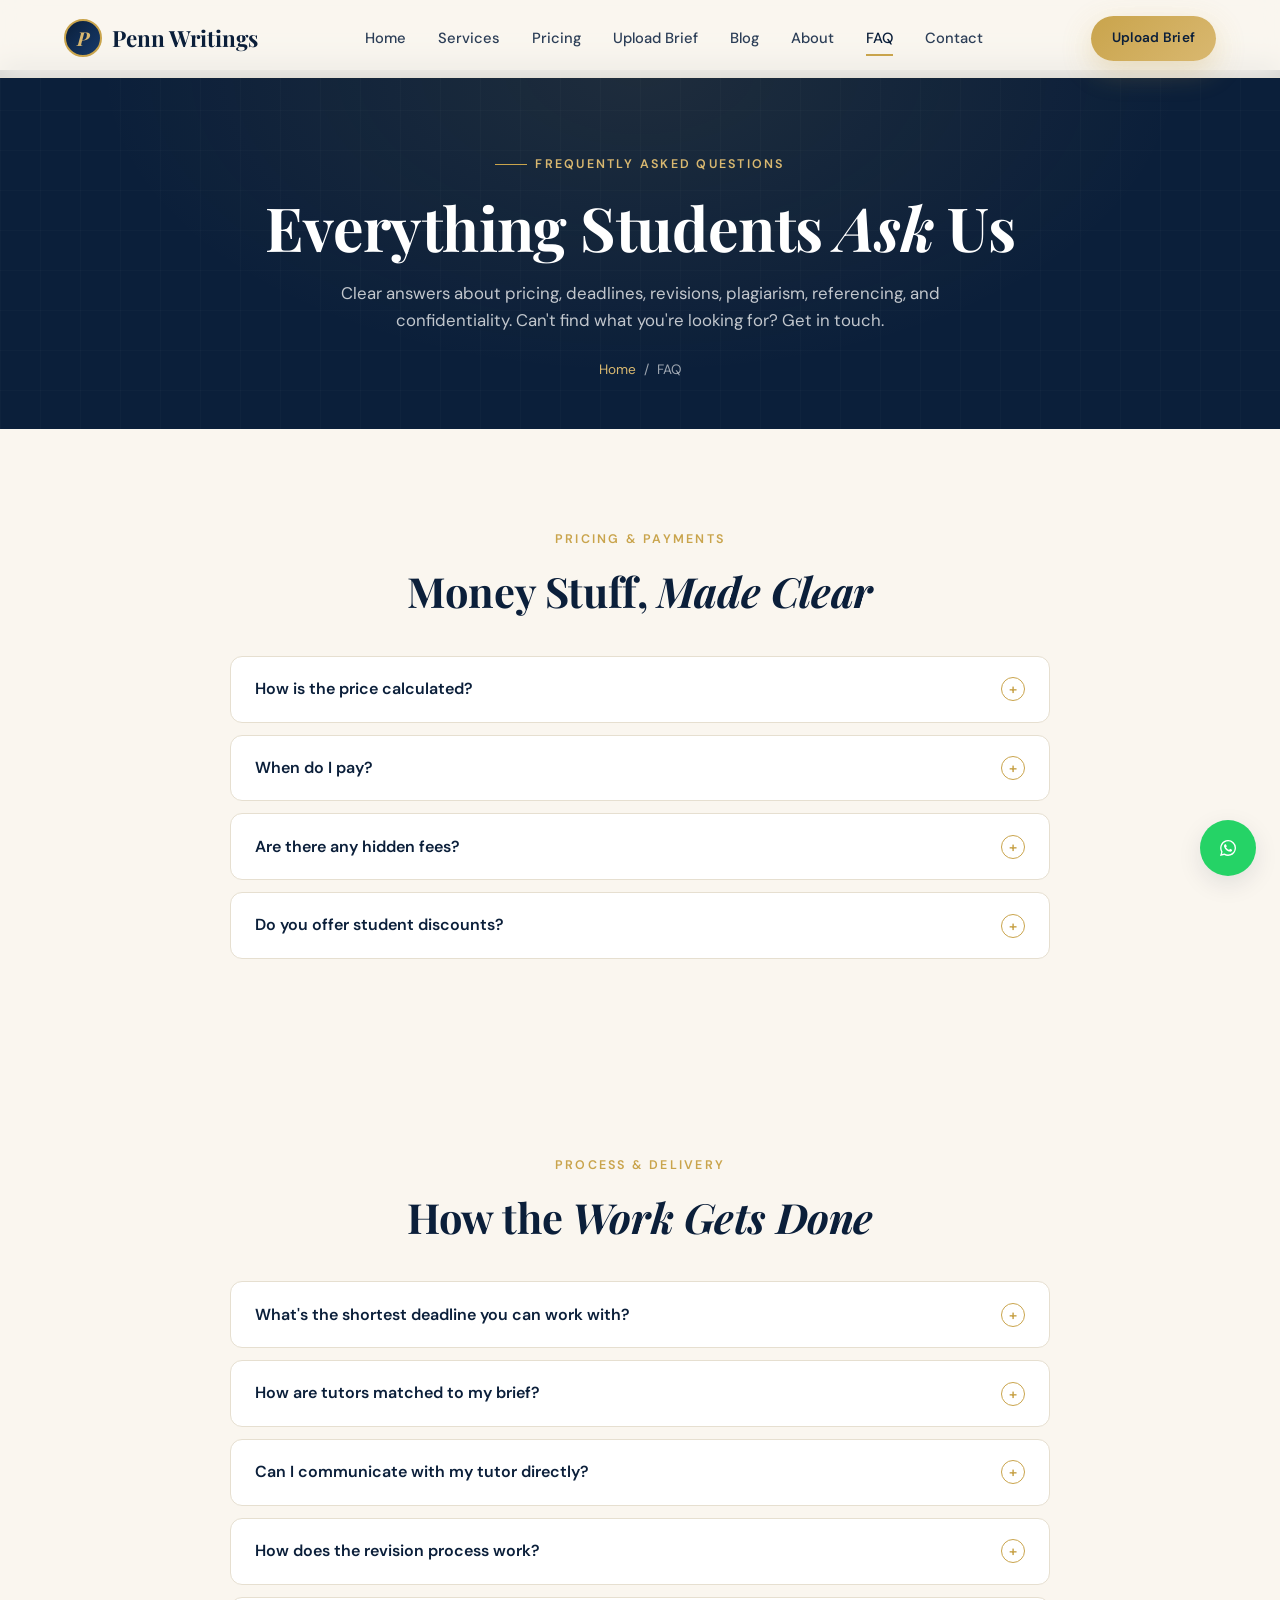
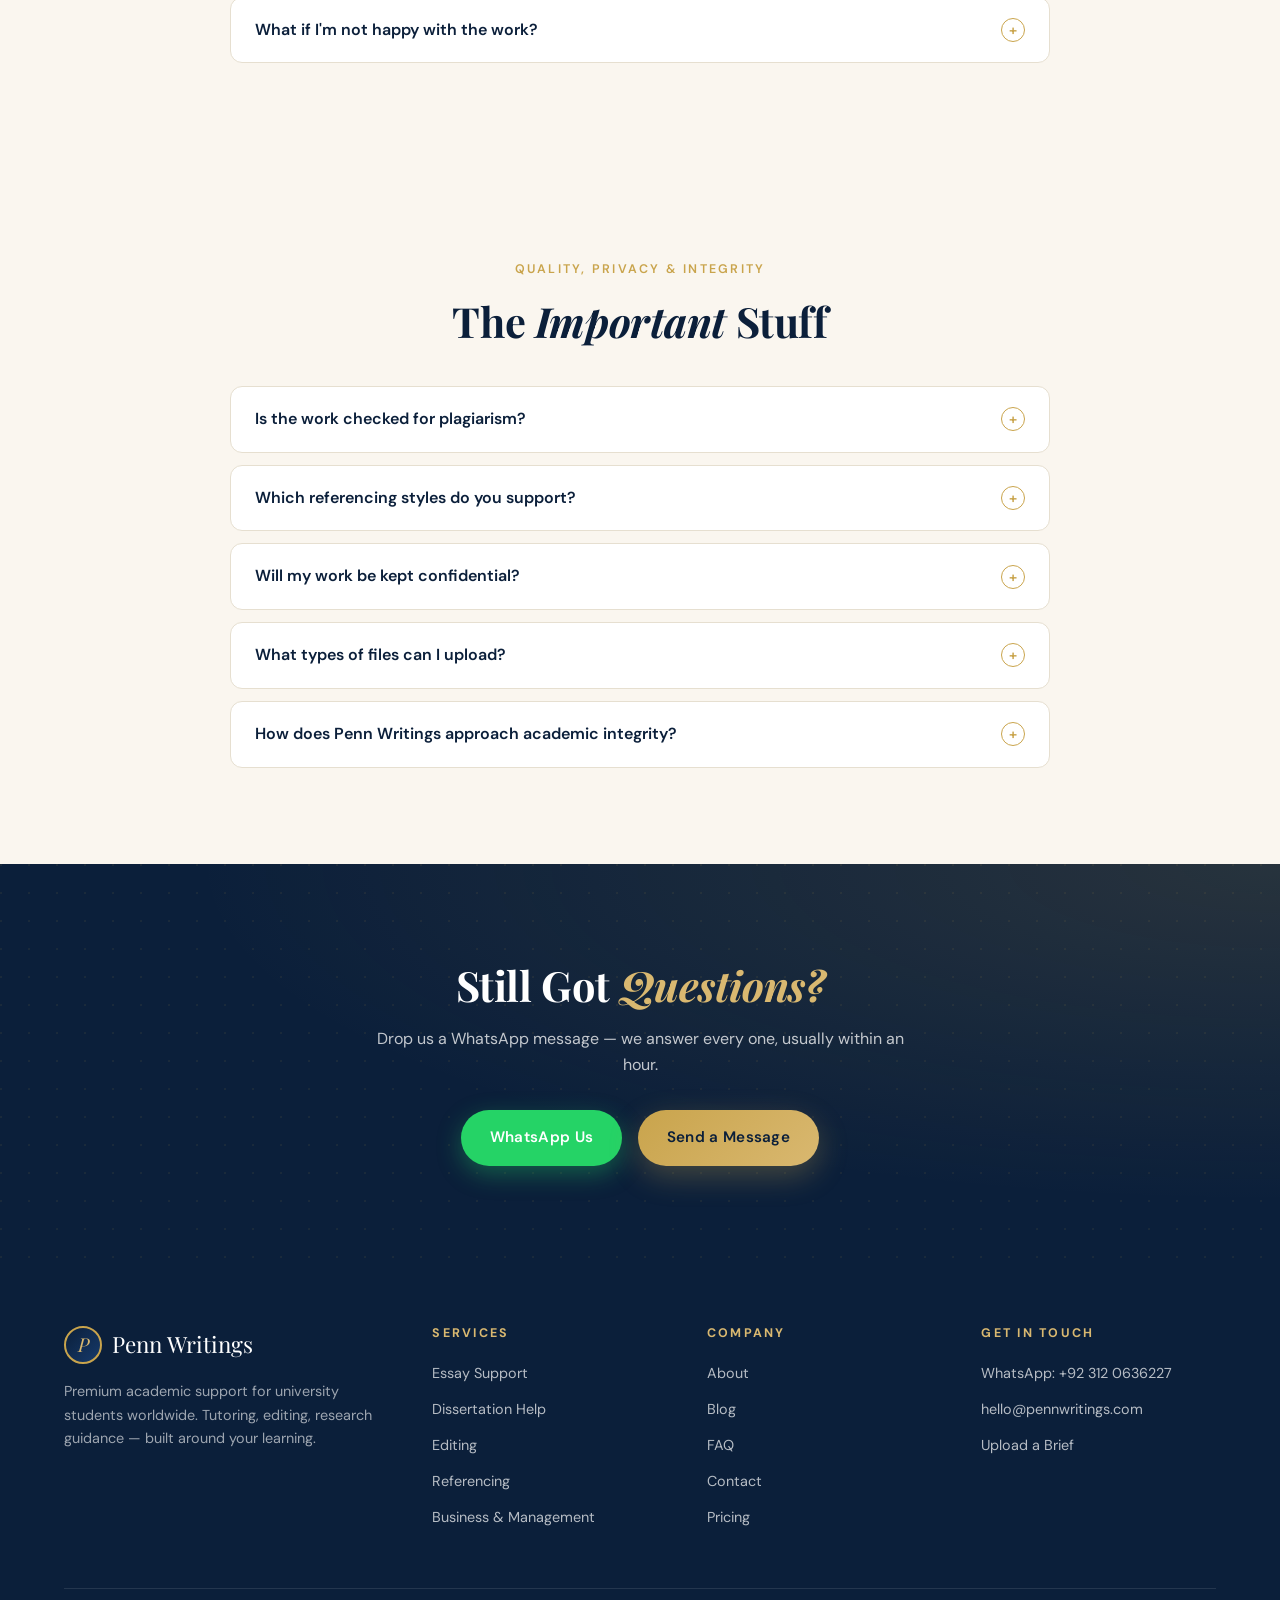
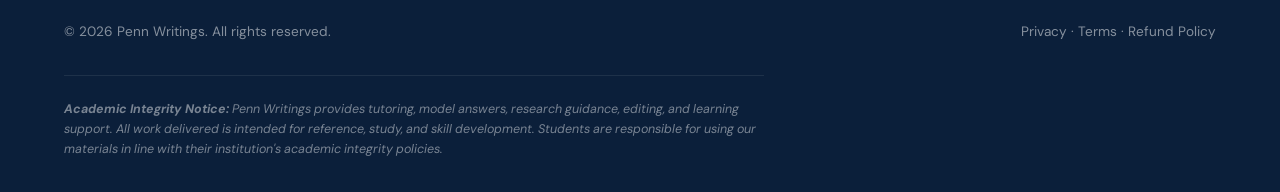
<file: faq.html>
<!DOCTYPE html>
<html lang="en">
<head>
<meta charset="UTF-8" />
<meta name="viewport" content="width=device-width, initial-scale=1.0" />
<title>FAQ — Pricing, Deadlines, Revisions, Confidentiality | Penn Writings</title>
<meta name="description" content="Common questions about Penn Writings — pricing, turnaround times, revisions, plagiarism checks, referencing styles, confidentiality, and how the upload process works." />
<meta name="keywords" content="Penn Writings FAQ, academic support questions, pricing questions, revisions, plagiarism check, confidentiality" />
<meta name="author" content="Penn Writings" />

<!-- Open Graph -->
<meta property="og:title" content="Penn Writings FAQ — All Your Questions Answered" />
<meta property="og:description" content="Pricing, deadlines, revisions, plagiarism checks, referencing, confidentiality — everything students ask, all in one place." />
<meta property="og:type" content="website" />
<meta property="og:url" content="https://pennwritings.com/faq.html" />
<meta property="og:image" content="assets/img/og-image.jpg" />
<meta name="twitter:card" content="summary_large_image" />

<!-- Fonts -->
<link rel="preconnect" href="https://fonts.googleapis.com" />
<link rel="preconnect" href="https://fonts.gstatic.com" crossorigin />
<link href="https://fonts.googleapis.com/css2?family=Playfair+Display:ital,wght@0,400;0,600;0,700;1,400;1,700&family=DM+Sans:wght@400;500;600;700&display=swap" rel="stylesheet" />

<style>
/* ==========================================================================
   PENN WRITINGS — Premium Academic Support Website
   Shared stylesheet (assets/css/style.css)
   ========================================================================== */

/* --------------------------------------------------------------------------
   1. DESIGN TOKENS
   -------------------------------------------------------------------------- */
:root {
  /* Brand colours */
  --navy-900: #0b1f3a;
  --navy-800: #102b4f;
  --navy-700: #163a6b;
  --navy-600: #1e4a82;
  --gold-500: #c9a44c;
  --gold-400: #d9b870;
  --gold-300: #e6cc94;
  --cream-100: #faf6ef;
  --cream-200: #f3ecdd;
  --white: #ffffff;
  --ink-900: #0a1628;
  --ink-700: #2c3e57;
  --ink-500: #5a6b80;
  --ink-300: #a8b3c2;
  --line: #e6dfd0;
  --success: #2f8f63;
  --danger: #c94a4a;

  /* Typography */
  --font-display: "Playfair Display", "Cormorant Garamond", Georgia, serif;
  --font-body: "DM Sans", "Inter", -apple-system, BlinkMacSystemFont, sans-serif;

  /* Spacing & sizing */
  --container: 1200px;
  --radius-sm: 6px;
  --radius-md: 12px;
  --radius-lg: 20px;
  --radius-pill: 999px;

  /* Shadows */
  --shadow-sm: 0 2px 8px rgba(11, 31, 58, 0.06);
  --shadow-md: 0 8px 24px rgba(11, 31, 58, 0.10);
  --shadow-lg: 0 20px 60px rgba(11, 31, 58, 0.18);
  --shadow-gold: 0 10px 30px rgba(201, 164, 76, 0.30);

  /* Motion */
  --ease: cubic-bezier(0.4, 0, 0.2, 1);
  --ease-out: cubic-bezier(0.16, 1, 0.3, 1);
  --t-fast: 200ms;
  --t-mid: 400ms;
  --t-slow: 700ms;
}

/* --------------------------------------------------------------------------
   2. RESET & BASE
   -------------------------------------------------------------------------- */
*, *::before, *::after { box-sizing: border-box; margin: 0; padding: 0; }

html {
  scroll-behavior: smooth;
  -webkit-text-size-adjust: 100%;
}

body {
  font-family: var(--font-body);
  font-size: 16px;
  line-height: 1.65;
  color: var(--ink-700);
  background: var(--cream-100);
  overflow-x: hidden;
  -webkit-font-smoothing: antialiased;
  padding-top: 70px;
  -moz-osx-font-smoothing: grayscale;
}

img, svg { max-width: 100%; display: block; }
a { color: inherit; text-decoration: none; transition: color var(--t-fast) var(--ease); }
button { font: inherit; cursor: pointer; border: none; background: none; }
input, textarea, select { font: inherit; color: inherit; }

h1, h2, h3, h4, h5, h6 {
  font-family: var(--font-display);
  font-weight: 700;
  color: var(--navy-900);
  line-height: 1.2;
  letter-spacing: -0.01em;
}

h1 { font-size: clamp(2.2rem, 5vw, 3.8rem); }
h2 { font-size: clamp(1.8rem, 3.5vw, 2.6rem); }
h3 { font-size: clamp(1.3rem, 2.2vw, 1.6rem); }
h4 { font-size: 1.15rem; }

p { margin-bottom: 1rem; }

/* Focus states for accessibility */
:focus-visible {
  outline: 2px solid var(--gold-500);
  outline-offset: 3px;
  border-radius: 3px;
}

/* Reduced motion */
@media (prefers-reduced-motion: reduce) {
  *, *::before, *::after {
    animation-duration: 0.01ms !important;
    transition-duration: 0.01ms !important;
    scroll-behavior: auto !important;
  }
}

/* --------------------------------------------------------------------------
   3. UTILITIES
   -------------------------------------------------------------------------- */
.container {
  width: 100%;
  max-width: var(--container);
  margin: 0 auto;
  padding: 0 1.5rem;
}

.section { padding: clamp(3rem, 8vw, 6rem) 0; }
.section-sm { padding: clamp(2rem, 5vw, 3.5rem) 0; }

.text-center { text-align: center; }
.text-gold { color: var(--gold-500); }
.text-navy { color: var(--navy-900); }

.eyebrow {
  display: inline-block;
  font-family: var(--font-body);
  font-size: 0.78rem;
  font-weight: 600;
  letter-spacing: 0.18em;
  text-transform: uppercase;
  color: var(--gold-500);
  margin-bottom: 1rem;
  position: relative;
  padding-left: 2.5rem;
}
.eyebrow::before {
  content: "";
  position: absolute;
  left: 0; top: 50%;
  width: 2rem; height: 1px;
  background: var(--gold-500);
}
.eyebrow.center { padding-left: 0; }
.eyebrow.center::before { display: none; }

.section-title {
  text-align: center;
  margin-bottom: 1rem;
}
.section-subtitle {
  text-align: center;
  max-width: 640px;
  margin: 0 auto 3rem;
  color: var(--ink-500);
  font-size: 1.05rem;
}

/* Centered section header wrapper used on inner pages */
.section-head {
  text-align: center;
  max-width: 720px;
  margin: 0 auto 3rem;
}
.section-head .eyebrow { padding-left: 0; }
.section-head .eyebrow::before { display: none; }
.section-head h2 { margin-bottom: 1rem; }
.section-head p { color: var(--ink-500); font-size: 1.02rem; line-height: 1.7; }

/* FAQ page section labels */
.faq-section {
  text-align: center;
  margin-bottom: 2.5rem;
}
.faq-section .eyebrow { padding-left: 0; }
.faq-section .eyebrow::before { display: none; }
.faq-section h2 { margin-bottom: 0; }

/* --------------------------------------------------------------------------
   4. BUTTONS
   -------------------------------------------------------------------------- */
.btn {
  display: inline-flex;
  align-items: center;
  justify-content: center;
  gap: 0.5rem;
  padding: 0.95rem 1.8rem;
  font-family: var(--font-body);
  font-weight: 600;
  font-size: 0.95rem;
  letter-spacing: 0.02em;
  border-radius: var(--radius-pill);
  transition: all var(--t-mid) var(--ease);
  cursor: pointer;
  position: relative;
  overflow: hidden;
  white-space: nowrap;
}

.btn-primary {
  background: linear-gradient(135deg, var(--gold-500), var(--gold-400));
  color: var(--navy-900);
  box-shadow: var(--shadow-gold);
}
.btn-primary:hover {
  transform: translateY(-2px);
  box-shadow: 0 14px 40px rgba(201, 164, 76, 0.45);
}

.btn-secondary {
  background: var(--navy-900);
  color: var(--white);
  box-shadow: var(--shadow-md);
}
.btn-secondary:hover {
  background: var(--navy-700);
  transform: translateY(-2px);
}

.btn-outline {
  background: transparent;
  color: var(--navy-900);
  border: 2px solid var(--navy-900);
}
.btn-outline:hover {
  background: var(--navy-900);
  color: var(--white);
}

.btn-whatsapp {
  background: #25d366;
  color: white;
  box-shadow: 0 8px 24px rgba(37, 211, 102, 0.35);
}
.btn-whatsapp:hover {
  background: #1ebe5a;
  transform: translateY(-2px);
}

.btn-block { width: 100%; }
.btn-sm { padding: 0.7rem 1.3rem; font-size: 0.85rem; }

/* --------------------------------------------------------------------------
   5. HEADER / NAVIGATION
   -------------------------------------------------------------------------- */
.site-header {
  position: fixed;
  top: 0;
  left: 0;
  right: 0;
  z-index: 1000;
  background: rgba(250, 246, 239, 0.85);
  backdrop-filter: blur(14px);
  -webkit-backdrop-filter: blur(14px);
  border-bottom: 1px solid rgba(230, 223, 208, 0.6);
  transition: all var(--t-mid) var(--ease);
}
.site-header.scrolled {
  background: rgba(255, 255, 255, 0.95);
  box-shadow: var(--shadow-sm);
}

.nav-wrap {
  display: flex;
  align-items: center;
  justify-content: space-between;
  padding: 1rem 1.5rem;
  max-width: var(--container);
  margin: 0 auto;
}

.logo {
  display: flex;
  align-items: center;
  gap: 0.6rem;
  font-family: var(--font-display);
  font-size: 1.4rem;
  font-weight: 700;
  color: var(--navy-900);
}
.logo-mark {
  width: 38px; height: 38px;
  background: linear-gradient(135deg, var(--navy-900), var(--navy-700));
  color: var(--gold-400);
  border-radius: 50%;
  display: grid; place-items: center;
  font-family: var(--font-display);
  font-style: italic;
  font-size: 1.2rem;
  border: 2px solid var(--gold-500);
}

.nav-menu {
  display: flex;
  align-items: center;
  gap: 2rem;
  list-style: none;
}
.nav-menu a {
  font-size: 0.92rem;
  font-weight: 500;
  color: var(--ink-700);
  position: relative;
  padding: 0.5rem 0;
}
.nav-menu a::after {
  content: "";
  position: absolute;
  bottom: 0; left: 0;
  width: 0; height: 2px;
  background: var(--gold-500);
  transition: width var(--t-mid) var(--ease);
}
.nav-menu a:hover, .nav-menu a.active {
  color: var(--navy-900);
}
.nav-menu a:hover::after, .nav-menu a.active::after {
  width: 100%;
}

.nav-cta {
  display: flex;
  align-items: center;
  gap: 0.75rem;
}

.hamburger {
  display: none;
  width: 36px; height: 36px;
  flex-direction: column;
  justify-content: center;
  align-items: center;
  gap: 5px;
  z-index: 1010;
  position: relative;
}
.hamburger span {
  display: block;
  width: 22px; height: 2px;
  background: var(--navy-900);
  border-radius: 2px;
  transition: all var(--t-mid) var(--ease);
}
.hamburger.active span:nth-child(1) { transform: translateY(7px) rotate(45deg); }
.hamburger.active span:nth-child(2) { opacity: 0; }
.hamburger.active span:nth-child(3) { transform: translateY(-7px) rotate(-45deg); }

@media (max-width: 960px) {
  .nav-menu {
    position: fixed;
    top: 0; left: 0; right: 0; bottom: 0;
    background: var(--navy-900);
    flex-direction: column;
    justify-content: center;
    align-items: center;
    gap: 2.2rem;
    z-index: 1005;
    transform: translateX(100%);
    transition: transform var(--t-slow) var(--ease-out);
    padding: 5rem 2rem 2rem;
  }
  .nav-menu.open { transform: translateX(0); }
  .nav-menu a { font-size: 1.5rem; font-family: var(--font-display); color: var(--cream-100); font-weight: 700; }
  .nav-menu a::after { background: var(--gold-500); }
  .nav-menu a:hover, .nav-menu a.active { color: var(--gold-400); }
  .hamburger { display: flex; }
  .hamburger.active span { background: var(--white); }
  .nav-cta .btn { display: none; }
}

/* --------------------------------------------------------------------------
   6. HERO
   -------------------------------------------------------------------------- */
.hero {
  position: relative;
  padding: clamp(4rem, 10vw, 7rem) 0 clamp(3rem, 8vw, 5rem);
  background:
    radial-gradient(ellipse at top right, rgba(201, 164, 76, 0.12), transparent 50%),
    radial-gradient(ellipse at bottom left, rgba(22, 58, 107, 0.08), transparent 50%),
    var(--cream-100);
  overflow: hidden;
}

.hero::before {
  content: "";
  position: absolute;
  inset: 0;
  background-image:
    radial-gradient(circle at 1px 1px, rgba(11, 31, 58, 0.06) 1px, transparent 0);
  background-size: 32px 32px;
  opacity: 0.5;
  pointer-events: none;
}

.hero-grid {
  display: grid;
  grid-template-columns: 1.1fr 0.9fr;
  gap: 4rem;
  align-items: center;
  position: relative;
}

.hero-content { position: relative; z-index: 2; }

.hero-content h1 {
  margin-bottom: 1.5rem;
  letter-spacing: -0.02em;
}
.hero-content h1 .accent {
  color: var(--gold-500);
  font-style: italic;
  position: relative;
  display: inline-block;
}
.hero-content h1 .accent::after {
  content: "";
  position: absolute;
  bottom: 8px; left: 0;
  width: 100%; height: 8px;
  background: var(--gold-300);
  z-index: -1;
  opacity: 0.5;
}

.hero-lead {
  font-size: clamp(1rem, 1.5vw, 1.15rem);
  color: var(--ink-500);
  margin-bottom: 2rem;
  max-width: 520px;
}

.hero-actions {
  display: flex;
  flex-wrap: wrap;
  gap: 1rem;
  margin-bottom: 3rem;
}

.hero-stats {
  display: grid;
  grid-template-columns: repeat(3, 1fr);
  gap: 1.5rem;
  padding-top: 2rem;
  border-top: 1px solid var(--line);
}
.stat-num {
  font-family: var(--font-display);
  font-size: 2rem;
  font-weight: 700;
  color: var(--navy-900);
  line-height: 1;
}
.stat-label {
  font-size: 0.82rem;
  color: var(--ink-500);
  margin-top: 0.4rem;
  letter-spacing: 0.04em;
}

/* Hero visual */
.hero-visual {
  position: relative;
  height: 520px;
}
.hero-card {
  position: absolute;
  background: white;
  border-radius: var(--radius-lg);
  box-shadow: var(--shadow-lg);
  padding: 1.5rem;
  border: 1px solid var(--line);
}
.hero-card-1 {
  top: 0; right: 0;
  width: 280px;
  animation: float 6s ease-in-out infinite;
}
.hero-card-2 {
  bottom: 30px; left: 0;
  width: 260px;
  animation: float 6s ease-in-out infinite 1.5s;
}
.hero-card-3 {
  top: 50%; left: 50%;
  transform: translate(-50%, -50%);
  width: 220px;
  background: var(--navy-900);
  color: white;
  text-align: center;
}

@keyframes float {
  0%, 100% { transform: translateY(0); }
  50% { transform: translateY(-12px); }
}

.hero-card-3 { animation: float 6s ease-in-out infinite 0.75s; }
.hero-card-3 h4 { color: var(--gold-400); margin-bottom: 0.5rem; }
.hero-card-3 p { color: var(--cream-200); font-size: 0.85rem; margin: 0; }

.hero-card-icon {
  width: 44px; height: 44px;
  border-radius: 12px;
  background: var(--cream-200);
  color: var(--navy-900);
  display: grid; place-items: center;
  margin-bottom: 0.8rem;
  font-size: 1.2rem;
}
.hero-card h4 { margin-bottom: 0.3rem; font-size: 1rem; }
.hero-card p { font-size: 0.85rem; color: var(--ink-500); margin: 0; }

@media (max-width: 900px) {
  .hero-grid { grid-template-columns: 1fr; gap: 3rem; }
  .hero-visual { height: 400px; max-width: 460px; margin: 0 auto; }
}
@media (max-width: 480px) {
  .hero-stats { grid-template-columns: repeat(3, 1fr); gap: 0.8rem; }
  .stat-num { font-size: 1.4rem; }
  .stat-label { font-size: 0.7rem; }
}

/* --------------------------------------------------------------------------
   7. PAGE HEADER (for inner pages)
   -------------------------------------------------------------------------- */
.page-header {
  position: relative;
  padding: clamp(3rem, 7vw, 5rem) 0 clamp(2rem, 5vw, 3rem);
  background:
    radial-gradient(ellipse at top, rgba(201, 164, 76, 0.10), transparent 60%),
    var(--navy-900);
  color: var(--cream-100);
  overflow: hidden;
}
.page-header::before {
  content: "";
  position: absolute;
  inset: 0;
  background-image:
    linear-gradient(rgba(255,255,255,0.03) 1px, transparent 1px),
    linear-gradient(90deg, rgba(255,255,255,0.03) 1px, transparent 1px);
  background-size: 40px 40px;
  opacity: 0.6;
}
.page-header > .container { position: relative; z-index: 2; text-align: center; }
.page-header h1 { color: var(--white); margin-bottom: 1rem; }
.page-header .eyebrow { color: var(--gold-400); }
.page-header p { color: rgba(255,255,255,0.75); max-width: 640px; margin: 0 auto; font-size: 1.05rem; }

.breadcrumbs {
  display: flex;
  justify-content: center;
  gap: 0.5rem;
  font-size: 0.85rem;
  margin-top: 1.5rem;
  color: rgba(255,255,255,0.6);
}
.breadcrumbs a { color: var(--gold-400); }
.breadcrumbs a:hover { color: var(--gold-300); }

/* --------------------------------------------------------------------------
   8. CARD GRIDS / SERVICES
   -------------------------------------------------------------------------- */
.grid {
  display: grid;
  grid-template-columns: repeat(auto-fit, minmax(280px, 1fr));
  gap: 1.5rem;
}
.grid-2 { grid-template-columns: repeat(2, 1fr); }
.grid-3 { grid-template-columns: repeat(3, 1fr); }
.grid-4 { grid-template-columns: repeat(4, 1fr); }
@media (max-width: 900px) {
  .grid-2, .grid-3, .grid-4 { grid-template-columns: repeat(2, 1fr); }
}
@media (max-width: 560px) {
  .grid-2, .grid-3, .grid-4 { grid-template-columns: 1fr; }
}

/* Two-column story layout */
.two-col {
  display: grid;
  grid-template-columns: 1fr 1fr;
  gap: 3rem;
  align-items: center;
}
@media (max-width: 900px) {
  .two-col { grid-template-columns: 1fr; gap: 2rem; }
}

/* Story visual block */
.story-visual {
  display: grid;
  grid-template-columns: 1fr 1fr;
  gap: 1rem;
  background: var(--cream-100);
  padding: 2rem;
  border-radius: var(--radius-lg);
  border: 1px solid var(--line);
}
.story-stat {
  background: white;
  padding: 1.5rem 1.25rem;
  border-radius: var(--radius-md);
  border: 1px solid var(--line);
  text-align: center;
  transition: transform 0.3s ease, box-shadow 0.3s ease;
}
.story-stat:hover { transform: translateY(-3px); box-shadow: var(--shadow-md); }
.story-stat .stat-num {
  display: block;
  font-family: var(--font-display);
  font-size: 2rem;
  color: var(--navy-900);
  font-weight: 700;
  margin-bottom: 0.3rem;
}
.story-stat .stat-num .plus { color: var(--gold-500); }
.story-stat .stat-label {
  font-size: 0.78rem;
  color: var(--ink-500);
  text-transform: uppercase;
  letter-spacing: 0.06em;
  font-weight: 600;
}

/* Integrity statement block */
.integrity-block {
  max-width: 820px;
  margin: 0 auto;
  background: white;
  padding: clamp(2rem, 4vw, 3rem);
  border-radius: var(--radius-lg);
  border: 1px solid var(--line);
  border-left: 4px solid var(--gold-500);
}
.integrity-block h2 { margin-bottom: 1.25rem; }
.integrity-block p {
  color: var(--ink-700);
  line-height: 1.8;
  margin-bottom: 1rem;
}

.service-card {
  background: white;
  border: 1px solid var(--line);
  border-radius: var(--radius-lg);
  padding: 2rem;
  transition: all var(--t-mid) var(--ease);
  position: relative;
  overflow: hidden;
  cursor: pointer;
}
.service-card::before {
  content: "";
  position: absolute;
  top: 0; left: 0;
  width: 100%; height: 4px;
  background: linear-gradient(90deg, var(--gold-500), var(--gold-400));
  transform: scaleX(0);
  transform-origin: left;
  transition: transform var(--t-mid) var(--ease);
}
.service-card:hover {
  transform: translateY(-6px);
  box-shadow: var(--shadow-lg);
  border-color: var(--gold-300);
}
.service-card:hover::before { transform: scaleX(1); }

.service-icon {
  width: 56px; height: 56px;
  border-radius: 14px;
  background: linear-gradient(135deg, var(--cream-200), var(--cream-100));
  color: var(--navy-900);
  display: grid; place-items: center;
  font-size: 1.5rem;
  margin-bottom: 1.2rem;
  border: 1px solid var(--line);
  transition: all var(--t-mid) var(--ease);
}
.service-card:hover .service-icon {
  background: linear-gradient(135deg, var(--navy-900), var(--navy-700));
  color: var(--gold-400);
  transform: rotate(-5deg) scale(1.05);
}

.service-card h3 { margin-bottom: 0.6rem; font-size: 1.25rem; }
.service-card p { color: var(--ink-500); font-size: 0.95rem; margin-bottom: 1.2rem; }

.service-card .learn-more {
  font-weight: 600;
  font-size: 0.88rem;
  color: var(--navy-900);
  display: inline-flex;
  align-items: center;
  gap: 0.4rem;
  transition: gap var(--t-fast) var(--ease);
}
.service-card:hover .learn-more {
  color: var(--gold-500);
  gap: 0.7rem;
}

/* Service tags / filters */
.tag-filters {
  display: flex;
  flex-wrap: wrap;
  gap: 0.5rem;
  justify-content: center;
  margin-bottom: 2.5rem;
}
.tag {
  padding: 0.55rem 1.2rem;
  border: 1px solid var(--line);
  background: white;
  border-radius: var(--radius-pill);
  font-size: 0.85rem;
  font-weight: 500;
  color: var(--ink-700);
  transition: all var(--t-fast) var(--ease);
}
.tag:hover { border-color: var(--gold-500); color: var(--navy-900); }
.tag.active {
  background: var(--navy-900);
  color: var(--white);
  border-color: var(--navy-900);
}

/* --------------------------------------------------------------------------
   9. PRICING
   -------------------------------------------------------------------------- */
.pricing-grid {
  display: grid;
  grid-template-columns: repeat(3, 1fr);
  gap: 1.5rem;
  align-items: stretch;
}
@media (max-width: 900px) {
  .pricing-grid { grid-template-columns: 1fr; max-width: 460px; margin: 0 auto; }
}

.price-card {
  background: white;
  border: 1px solid var(--line);
  border-radius: var(--radius-lg);
  padding: 2.5rem 2rem;
  position: relative;
  transition: all var(--t-mid) var(--ease);
  display: flex;
  flex-direction: column;
}
.price-card:hover {
  transform: translateY(-4px);
  box-shadow: var(--shadow-lg);
}
.price-card.featured {
  background: linear-gradient(135deg, var(--navy-900), var(--navy-800));
  color: var(--cream-100);
  border-color: var(--navy-900);
  transform: scale(1.03);
}
.price-card.featured h3 { color: var(--white); }
.price-card.featured .price-num { color: var(--gold-400); }
.price-card.featured .price-features li { color: rgba(255,255,255,0.85); }
.price-card.featured .price-features li::before { color: var(--gold-400); }

.featured-badge {
  position: absolute;
  top: -12px; left: 50%;
  transform: translateX(-50%);
  background: var(--gold-500);
  color: var(--navy-900);
  font-size: 0.72rem;
  font-weight: 700;
  letter-spacing: 0.1em;
  padding: 0.4rem 1rem;
  border-radius: var(--radius-pill);
  text-transform: uppercase;
}

.price-tier {
  font-family: var(--font-display);
  font-size: 1.4rem;
  margin-bottom: 0.5rem;
}
.price-num {
  font-family: var(--font-display);
  font-size: 3rem;
  font-weight: 700;
  color: var(--navy-900);
  line-height: 1;
}
.price-num small { font-size: 1rem; color: var(--ink-500); font-weight: 400; }
.price-desc { color: var(--ink-500); font-size: 0.92rem; margin: 0.5rem 0 1.5rem; }

.price-features {
  list-style: none;
  margin-bottom: 2rem;
  flex: 1;
}
.price-features li {
  padding: 0.5rem 0 0.5rem 1.8rem;
  position: relative;
  font-size: 0.93rem;
}
.price-features li::before {
  content: "✓";
  position: absolute;
  left: 0; top: 0.5rem;
  color: var(--gold-500);
  font-weight: 700;
}

/* Price calculator */
.calculator {
  background: white;
  border-radius: var(--radius-lg);
  padding: clamp(1.5rem, 4vw, 2.5rem);
  box-shadow: var(--shadow-md);
  border: 1px solid var(--line);
  display: grid;
  grid-template-columns: 1.4fr 1fr;
  gap: 2.5rem;
}
@media (max-width: 800px) {
  .calculator { grid-template-columns: 1fr; gap: 1.5rem; }
}

.calc-form .form-row {
  display: grid;
  grid-template-columns: 1fr 1fr;
  gap: 1rem;
  margin-bottom: 1rem;
}
@media (max-width: 480px) {
  .calc-form .form-row { grid-template-columns: 1fr; }
}

.calc-result {
  background: linear-gradient(135deg, var(--navy-900), var(--navy-800));
  color: var(--cream-100);
  border-radius: var(--radius-md);
  padding: 2rem;
  display: flex;
  flex-direction: column;
  justify-content: center;
  text-align: center;
}
.calc-result .label {
  font-size: 0.8rem;
  letter-spacing: 0.15em;
  text-transform: uppercase;
  color: var(--gold-400);
  margin-bottom: 0.6rem;
}
.calc-result .price {
  font-family: var(--font-display);
  font-size: 2.8rem;
  font-weight: 700;
  color: var(--white);
  line-height: 1;
  margin-bottom: 0.3rem;
}
.calc-result .price-range {
  font-size: 0.85rem;
  color: rgba(255,255,255,0.65);
  margin-bottom: 1.5rem;
}

/* --------------------------------------------------------------------------
   10. FORMS
   -------------------------------------------------------------------------- */
.form-group {
  margin-bottom: 1rem;
}
.form-label {
  display: block;
  font-size: 0.85rem;
  font-weight: 600;
  color: var(--navy-900);
  margin-bottom: 0.4rem;
}
.form-label .req { color: var(--danger); }

.form-input,
.form-select,
.form-textarea {
  width: 100%;
  padding: 0.85rem 1rem;
  border: 1.5px solid var(--line);
  border-radius: var(--radius-sm);
  background: var(--cream-100);
  font-size: 0.95rem;
  color: var(--ink-900);
  transition: all var(--t-fast) var(--ease);
  font-family: var(--font-body);
}
.form-input:focus,
.form-select:focus,
.form-textarea:focus {
  outline: none;
  border-color: var(--gold-500);
  background: white;
  box-shadow: 0 0 0 3px rgba(201, 164, 76, 0.15);
}

.form-textarea { resize: vertical; min-height: 120px; }

.form-help {
  font-size: 0.8rem;
  color: var(--ink-500);
  margin-top: 0.3rem;
}

.form-error {
  color: var(--danger);
  font-size: 0.82rem;
  margin-top: 0.3rem;
  display: none;
}
.form-group.has-error .form-input,
.form-group.has-error .form-select,
.form-group.has-error .form-textarea { border-color: var(--danger); }
.form-group.has-error .form-error { display: block; }

/* Reusable form-field / form-row pattern (used on contact + alt forms) */
.brief-form {
  background: white;
  padding: clamp(1.5rem, 4vw, 2.5rem);
  border-radius: var(--radius-lg);
  border: 1px solid var(--line);
  box-shadow: var(--shadow-sm);
  margin-top: 1.5rem;
}
.form-row {
  display: grid;
  grid-template-columns: 1fr 1fr;
  gap: 1.25rem;
}
@media (max-width: 600px) {
  .form-row { grid-template-columns: 1fr; }
}
.form-field {
  display: flex;
  flex-direction: column;
  margin-bottom: 1.25rem;
}
.form-field label {
  font-size: 0.85rem;
  font-weight: 600;
  color: var(--ink-900);
  margin-bottom: 0.4rem;
  letter-spacing: 0.01em;
}
.form-field input,
.form-field select,
.form-field textarea {
  padding: 0.85rem 1rem;
  border: 1px solid var(--line);
  border-radius: var(--radius-sm);
  background: white;
  font-family: var(--font-body);
  font-size: 0.95rem;
  color: var(--ink-900);
  transition: border-color 0.2s ease, box-shadow 0.2s ease;
}
.form-field input:focus,
.form-field select:focus,
.form-field textarea:focus {
  outline: none;
  border-color: var(--gold-500);
  box-shadow: 0 0 0 3px rgba(201, 164, 76, 0.12);
}
.form-field textarea { resize: vertical; min-height: 120px; }
.form-field input.has-error,
.form-field select.has-error,
.form-field textarea.has-error { border-color: var(--danger); }

/* Contact page layout */
.contact-layout {
  display: grid;
  grid-template-columns: 1.4fr 1fr;
  gap: 2.5rem;
  align-items: start;
}
@media (max-width: 900px) {
  .contact-layout { grid-template-columns: 1fr; }
}
.contact-form-wrap h2 { margin-bottom: 0.5rem; }
.contact-form-wrap > p { color: var(--ink-500); margin-bottom: 1.5rem; }
.contact-info {
  display: flex;
  flex-direction: column;
  gap: 1.25rem;
}
.contact-card {
  background: white;
  padding: 1.5rem;
  border-radius: var(--radius-md);
  border: 1px solid var(--line);
  transition: transform 0.3s ease, box-shadow 0.3s ease;
}
.contact-card:hover { transform: translateY(-2px); box-shadow: var(--shadow-md); }
.contact-card.primary {
  background: linear-gradient(135deg, var(--navy-900), var(--navy-800));
  color: var(--cream-100);
  border-color: transparent;
}
.contact-card.primary h4 { color: white; }
.contact-card.primary p { color: rgba(255,255,255,0.78); }
.contact-icon {
  width: 44px; height: 44px;
  border-radius: 50%;
  display: grid; place-items: center;
  background: rgba(201, 164, 76, 0.15);
  color: var(--gold-500);
  font-size: 1.1rem;
  margin-bottom: 1rem;
}
.contact-icon.dark {
  background: var(--navy-900);
  color: var(--gold-500);
}
.contact-card h4 { margin-bottom: 0.4rem; font-size: 1.05rem; }
.contact-card p { font-size: 0.9rem; color: var(--ink-500); line-height: 1.65; margin-bottom: 0.9rem; }
.contact-card p:last-child { margin-bottom: 0; }
.contact-link {
  display: inline-block;
  font-weight: 600;
  color: var(--navy-900);
  border-bottom: 1px solid var(--gold-500);
  padding-bottom: 2px;
}
.contact-link:hover { color: var(--gold-500); }

/* File drop zone */
.dropzone {
  border: 2px dashed var(--line);
  border-radius: var(--radius-md);
  padding: 2.5rem 1.5rem;
  text-align: center;
  background: var(--cream-100);
  cursor: pointer;
  transition: all var(--t-mid) var(--ease);
}
.dropzone:hover, .dropzone.dragover {
  border-color: var(--gold-500);
  background: rgba(201, 164, 76, 0.05);
}
.dropzone-icon {
  width: 56px; height: 56px;
  border-radius: 50%;
  background: white;
  color: var(--gold-500);
  display: grid; place-items: center;
  font-size: 1.5rem;
  margin: 0 auto 1rem;
  border: 1px solid var(--line);
}
.dropzone h4 { margin-bottom: 0.4rem; }
.dropzone p { color: var(--ink-500); font-size: 0.88rem; margin: 0; }
.dropzone input[type="file"] { display: none; }

.file-list {
  margin-top: 1rem;
  display: flex;
  flex-direction: column;
  gap: 0.5rem;
}
.file-item {
  display: flex;
  align-items: center;
  justify-content: space-between;
  padding: 0.7rem 1rem;
  background: white;
  border: 1px solid var(--line);
  border-radius: var(--radius-sm);
  font-size: 0.88rem;
}
.file-item .remove-file {
  color: var(--danger);
  font-weight: 600;
  cursor: pointer;
  padding: 0.2rem 0.4rem;
}

/* Form success */
.form-success {
  display: none;
  text-align: center;
  padding: 2rem;
  background: rgba(47, 143, 99, 0.08);
  border: 1px solid var(--success);
  border-radius: var(--radius-md);
  color: var(--success);
}
.form-success.show { display: block; }

/* --------------------------------------------------------------------------
   11. TESTIMONIALS
   -------------------------------------------------------------------------- */
.testimonial-card {
  background: white;
  padding: 2rem;
  border-radius: var(--radius-lg);
  border: 1px solid var(--line);
  position: relative;
}
.testimonial-card::before {
  content: "";
  position: absolute;
  top: 1rem; left: 1.5rem;
  font-family: var(--font-display);
  font-size: 4rem;
  line-height: 1;
  color: var(--gold-300);
  font-style: italic;
}
.testimonial-card blockquote {
  font-style: italic;
  color: var(--ink-700);
  margin: 1.5rem 0 1.5rem;
  position: relative;
  z-index: 1;
}
.testimonial-author {
  display: flex;
  align-items: center;
  gap: 0.8rem;
  padding-top: 1.2rem;
  border-top: 1px solid var(--line);
}
.author-avatar {
  width: 44px; height: 44px;
  border-radius: 50%;
  background: linear-gradient(135deg, var(--navy-900), var(--navy-700));
  color: var(--gold-400);
  display: grid; place-items: center;
  font-family: var(--font-display);
  font-weight: 700;
}
.author-name { font-weight: 600; color: var(--navy-900); font-size: 0.92rem; }
.author-role { font-size: 0.8rem; color: var(--ink-500); }
.stars { color: var(--gold-500); font-size: 0.85rem; margin-bottom: 0.5rem; }

/* --------------------------------------------------------------------------
   12. ACCORDION (FAQ)
   -------------------------------------------------------------------------- */
.accordion {
  display: flex;
  flex-direction: column;
  gap: 0.75rem;
}
.accordion-item {
  background: white;
  border: 1px solid var(--line);
  border-radius: var(--radius-md);
  overflow: hidden;
  transition: all var(--t-fast) var(--ease);
}
.accordion-item:hover { border-color: var(--gold-300); }
.accordion-header {
  width: 100%;
  padding: 1.2rem 1.5rem;
  display: flex;
  align-items: center;
  justify-content: space-between;
  text-align: left;
  font-weight: 600;
  color: var(--navy-900);
  font-size: 1rem;
  font-family: var(--font-body);
}
.accordion-icon {
  width: 24px; height: 24px;
  display: grid; place-items: center;
  border: 1.5px solid var(--gold-500);
  border-radius: 50%;
  color: var(--gold-500);
  flex-shrink: 0;
  margin-left: 1rem;
  transition: all var(--t-mid) var(--ease);
  font-size: 0.9rem;
}
.accordion-item.open .accordion-icon {
  background: var(--gold-500);
  color: var(--white);
  transform: rotate(45deg);
}
.accordion-body {
  max-height: 0;
  overflow: hidden;
  transition: max-height var(--t-mid) var(--ease);
}
.accordion-body-inner {
  padding: 0 1.5rem 1.4rem;
  color: var(--ink-500);
  line-height: 1.7;
}

/* --------------------------------------------------------------------------
   13. BLOG
   -------------------------------------------------------------------------- */
.blog-grid {
  display: grid;
  grid-template-columns: repeat(auto-fit, minmax(300px, 1fr));
  gap: 2rem;
}

.blog-card {
  background: white;
  border-radius: var(--radius-lg);
  overflow: hidden;
  border: 1px solid var(--line);
  transition: all var(--t-mid) var(--ease);
  display: flex;
  flex-direction: column;
}
.blog-card:hover {
  transform: translateY(-4px);
  box-shadow: var(--shadow-lg);
}

.blog-image {
  aspect-ratio: 16/10;
  background: linear-gradient(135deg, var(--navy-900), var(--navy-700));
  position: relative;
  overflow: hidden;
}
.blog-image::after {
  content: "";
  position: absolute;
  inset: 0;
  background: radial-gradient(circle at 30% 30%, rgba(201, 164, 76, 0.4), transparent 60%);
}
.blog-image .badge {
  position: absolute;
  top: 1rem; left: 1rem;
  background: var(--gold-500);
  color: var(--navy-900);
  font-size: 0.72rem;
  font-weight: 700;
  letter-spacing: 0.08em;
  padding: 0.35rem 0.8rem;
  border-radius: var(--radius-pill);
  text-transform: uppercase;
  z-index: 2;
}
.blog-image .blog-icon {
  position: absolute;
  inset: 0;
  display: grid; place-items: center;
  font-family: var(--font-display);
  font-size: 4rem;
  font-style: italic;
  color: var(--gold-400);
  opacity: 0.9;
  z-index: 1;
}

.blog-body { padding: 1.5rem; flex: 1; display: flex; flex-direction: column; }
.blog-meta {
  display: flex;
  gap: 1rem;
  font-size: 0.8rem;
  color: var(--ink-500);
  margin-bottom: 0.8rem;
}
.blog-card h3 {
  font-size: 1.2rem;
  margin-bottom: 0.7rem;
  line-height: 1.3;
}
.blog-card h3 a:hover { color: var(--gold-500); }
.blog-card p { color: var(--ink-500); font-size: 0.92rem; margin-bottom: 1rem; flex: 1; }
.blog-card .read-more {
  font-weight: 600;
  color: var(--navy-900);
  font-size: 0.88rem;
  display: inline-flex;
  gap: 0.4rem;
  align-items: center;
  transition: gap var(--t-fast) var(--ease);
}
.blog-card .read-more:hover { color: var(--gold-500); gap: 0.7rem; }

/* Blog detail */
.blog-detail-layout {
  display: grid;
  grid-template-columns: 1fr 280px;
  gap: 3rem;
  align-items: start;
}
@media (max-width: 900px) {
  .blog-detail-layout { grid-template-columns: 1fr; }
}

.blog-article {
  background: white;
  padding: clamp(1.5rem, 4vw, 3rem);
  border-radius: var(--radius-lg);
  border: 1px solid var(--line);
}
.blog-article h1 { font-size: clamp(1.8rem, 4vw, 2.6rem); margin-bottom: 1rem; }
.article-meta {
  display: flex;
  flex-wrap: wrap;
  gap: 1.25rem;
  font-size: 0.85rem;
  color: var(--ink-500);
  margin-bottom: 1.5rem;
  padding-bottom: 1.25rem;
  border-bottom: 1px solid var(--line);
}
.article-lead {
  font-size: 1.15rem !important;
  line-height: 1.75 !important;
  color: var(--ink-900) !important;
  font-weight: 500;
  margin-bottom: 2rem !important;
}
.blog-article h2 { margin: 2rem 0 1rem; font-size: 1.6rem; }
.blog-article h3 { margin: 1.5rem 0 0.8rem; font-size: 1.25rem; }
.blog-article p { font-size: 1.02rem; line-height: 1.8; color: var(--ink-700); margin-bottom: 1rem; }
.blog-article ul, .blog-article ol { margin: 1rem 0 1rem 1.5rem; }
.blog-article li { margin-bottom: 0.5rem; line-height: 1.7; }
.blog-article blockquote {
  border-left: 3px solid var(--gold-500);
  padding-left: 1.5rem;
  margin: 1.5rem 0;
  font-style: italic;
  color: var(--ink-500);
  font-size: 1.08rem;
}

.blog-sidebar {
  position: sticky;
  top: 100px;
  display: flex;
  flex-direction: column;
  gap: 1.5rem;
}
.sidebar-card {
  background: white;
  padding: 1.5rem;
  border-radius: var(--radius-md);
  border: 1px solid var(--line);
}
.sidebar-card h4 { margin-bottom: 1rem; font-size: 1.05rem; }
.sidebar-card.cta { background: var(--navy-900); color: var(--cream-100); }
.sidebar-card.cta h4 { color: var(--white); }

.toc { list-style: none; }
.toc li { padding: 0.4rem 0; border-bottom: 1px dashed var(--line); }
.toc li:last-child { border: none; }
.toc a { font-size: 0.88rem; color: var(--ink-700); }
.toc a:hover { color: var(--gold-500); }

/* Search bar */
.search-bar {
  display: flex;
  max-width: 540px;
  margin: 0 auto 2rem;
  background: white;
  border: 1.5px solid var(--line);
  border-radius: var(--radius-pill);
  padding: 0.4rem;
  box-shadow: var(--shadow-sm);
}
.search-bar input {
  flex: 1;
  border: none;
  background: transparent;
  padding: 0.6rem 1rem;
  font-size: 0.95rem;
}
.search-bar input:focus { outline: none; }
.search-bar button {
  background: var(--navy-900);
  color: var(--white);
  border-radius: var(--radius-pill);
  padding: 0.6rem 1.4rem;
  font-weight: 600;
  font-size: 0.88rem;
}

/* --------------------------------------------------------------------------
   14. CTA SECTIONS
   -------------------------------------------------------------------------- */
.cta-band {
  background:
    radial-gradient(ellipse at top right, rgba(201, 164, 76, 0.15), transparent 60%),
    var(--navy-900);
  color: var(--cream-100);
  text-align: center;
  position: relative;
  overflow: hidden;
}
.cta-band::before {
  content: "";
  position: absolute;
  inset: 0;
  background-image:
    radial-gradient(circle at 1px 1px, rgba(201, 164, 76, 0.08) 1px, transparent 0);
  background-size: 28px 28px;
}
.cta-band > .container { position: relative; z-index: 2; }
.cta-band h2 { color: var(--white); margin-bottom: 1rem; }
.cta-band h2 .accent { color: var(--gold-400); font-style: italic; }
.cta-band p { color: rgba(255,255,255,0.75); max-width: 560px; margin: 0 auto 2rem; }
.cta-band .actions {
  display: flex;
  flex-wrap: wrap;
  justify-content: center;
  gap: 1rem;
}

/* --------------------------------------------------------------------------
   15. HOW IT WORKS / STEPS
   -------------------------------------------------------------------------- */
.steps-grid {
  display: grid;
  grid-template-columns: repeat(4, 1fr);
  gap: 1.5rem;
  position: relative;
}
@media (max-width: 900px) { .steps-grid { grid-template-columns: repeat(2, 1fr); } }
@media (max-width: 480px) { .steps-grid { grid-template-columns: 1fr; } }

.step-card {
  background: white;
  border: 1px solid var(--line);
  border-radius: var(--radius-lg);
  padding: 2rem 1.5rem;
  text-align: center;
  position: relative;
  transition: all var(--t-mid) var(--ease);
}
.step-card:hover {
  transform: translateY(-4px);
  box-shadow: var(--shadow-md);
}
.step-num {
  width: 48px; height: 48px;
  border-radius: 50%;
  background: linear-gradient(135deg, var(--navy-900), var(--navy-700));
  color: var(--gold-400);
  display: grid; place-items: center;
  font-family: var(--font-display);
  font-size: 1.3rem;
  font-weight: 700;
  margin: 0 auto 1.2rem;
  border: 2px solid var(--gold-500);
}
.step-card h4 { margin-bottom: 0.5rem; }
.step-card p { color: var(--ink-500); font-size: 0.9rem; margin: 0; }

/* --------------------------------------------------------------------------
   16. FOOTER
   -------------------------------------------------------------------------- */
.site-footer {
  background: var(--navy-900);
  color: var(--cream-200);
  padding: 4rem 0 2rem;
}
.footer-grid {
  display: grid;
  grid-template-columns: 1.4fr 1fr 1fr 1fr;
  gap: 2.5rem;
  margin-bottom: 3rem;
}
@media (max-width: 800px) {
  .footer-grid { grid-template-columns: 1fr 1fr; }
}
@media (max-width: 480px) {
  .footer-grid { grid-template-columns: 1fr; gap: 2rem; }
}

.footer-col h5 {
  font-family: var(--font-body);
  font-size: 0.78rem;
  text-transform: uppercase;
  letter-spacing: 0.18em;
  color: var(--gold-400);
  margin-bottom: 1.2rem;
}
.footer-col p { color: rgba(255,255,255,0.6); font-size: 0.9rem; }
.footer-col ul { list-style: none; }
.footer-col ul li { margin-bottom: 0.6rem; }
.footer-col ul a {
  color: rgba(255,255,255,0.7);
  font-size: 0.9rem;
  transition: color var(--t-fast) var(--ease);
}
.footer-col ul a:hover { color: var(--gold-400); }

.footer-logo {
  display: flex;
  align-items: center;
  gap: 0.6rem;
  font-family: var(--font-display);
  font-size: 1.4rem;
  color: var(--white);
  margin-bottom: 1rem;
}

.footer-bottom {
  border-top: 1px solid rgba(255,255,255,0.1);
  padding-top: 2rem;
  display: flex;
  justify-content: space-between;
  flex-wrap: wrap;
  gap: 1rem;
  font-size: 0.85rem;
  color: rgba(255,255,255,0.5);
}
.footer-bottom .integrity {
  max-width: 700px;
  font-size: 0.78rem;
  font-style: italic;
  color: rgba(255,255,255,0.45);
  line-height: 1.6;
  margin-top: 1rem;
  padding-top: 1.5rem;
  border-top: 1px solid rgba(255,255,255,0.08);
  width: 100%;
}

/* --------------------------------------------------------------------------
   17. FLOATING UI (WhatsApp + Back to top)
   -------------------------------------------------------------------------- */
.float-whatsapp,
.float-top {
  position: fixed;
  z-index: 90;
  width: 56px; height: 56px;
  border-radius: 50%;
  display: grid; place-items: center;
  font-size: 1.4rem;
  transition: all var(--t-mid) var(--ease);
  box-shadow: var(--shadow-md);
}

.float-whatsapp {
  bottom: 1.5rem;
  right: 1.5rem;
  background: #25d366;
  color: white;
  animation: pulse-green 2.5s ease-out infinite;
}
.float-whatsapp:hover { transform: scale(1.08); }

@keyframes pulse-green {
  0% { box-shadow: 0 0 0 0 rgba(37, 211, 102, 0.5); }
  70% { box-shadow: 0 0 0 18px rgba(37, 211, 102, 0); }
  100% { box-shadow: 0 0 0 0 rgba(37, 211, 102, 0); }
}

.float-top {
  bottom: 6rem;
  right: 1.5rem;
  background: var(--navy-900);
  color: var(--gold-400);
  opacity: 0;
  pointer-events: none;
  transform: translateY(10px);
}
.float-top.visible {
  opacity: 1;
  pointer-events: auto;
  transform: translateY(0);
}
.float-top:hover { background: var(--navy-700); }

/* --------------------------------------------------------------------------
   18. MODAL
   -------------------------------------------------------------------------- */
.modal-overlay {
  position: fixed;
  inset: 0;
  background: rgba(11, 31, 58, 0.6);
  backdrop-filter: blur(6px);
  z-index: 200;
  display: none;
  align-items: center;
  justify-content: center;
  padding: 1rem;
  opacity: 0;
  transition: opacity var(--t-mid) var(--ease);
}
.modal-overlay.open { display: flex; opacity: 1; }

.modal {
  background: white;
  max-width: 600px;
  width: 100%;
  max-height: 85vh;
  overflow-y: auto;
  border-radius: var(--radius-lg);
  padding: 2.5rem;
  position: relative;
  transform: translateY(20px);
  transition: transform var(--t-mid) var(--ease-out);
}
.modal-overlay.open .modal { transform: translateY(0); }

.modal-close {
  position: absolute;
  top: 1rem; right: 1rem;
  width: 36px; height: 36px;
  border-radius: 50%;
  background: var(--cream-100);
  display: grid; place-items: center;
  color: var(--navy-900);
  font-size: 1.2rem;
  font-weight: 600;
  transition: all var(--t-fast) var(--ease);
}
.modal-close:hover { background: var(--navy-900); color: var(--white); }

.modal h3 { margin-bottom: 1rem; padding-right: 2rem; }
.modal-icon {
  width: 56px; height: 56px;
  background: linear-gradient(135deg, var(--gold-500), var(--gold-400));
  color: var(--navy-900);
  border-radius: 14px;
  display: grid; place-items: center;
  font-size: 1.4rem;
  margin-bottom: 1rem;
}

/* --------------------------------------------------------------------------
   19. ANIMATIONS — SCROLL REVEAL
   -------------------------------------------------------------------------- */
.reveal {
  opacity: 0;
  transform: translateY(24px);
  transition: opacity 0.8s var(--ease-out), transform 0.8s var(--ease-out);
}
.reveal.is-visible {
  opacity: 1;
  transform: translateY(0);
}
.reveal-delay-1 { transition-delay: 0.1s; }
.reveal-delay-2 { transition-delay: 0.2s; }
.reveal-delay-3 { transition-delay: 0.3s; }
.reveal-delay-4 { transition-delay: 0.4s; }

/* Page entrance fade */
@keyframes page-enter {
  from { opacity: 0; transform: translateY(8px); }
  to   { opacity: 1; transform: translateY(0); }
}
main { animation: page-enter 0.6s var(--ease-out); }

/* --------------------------------------------------------------------------
   20. PRELOADER
   -------------------------------------------------------------------------- */
.preloader {
  position: fixed;
  inset: 0;
  background: var(--cream-100);
  z-index: 999;
  display: grid;
  place-items: center;
  transition: opacity 0.6s var(--ease), visibility 0.6s var(--ease);
}
.preloader.loaded { opacity: 0; visibility: hidden; }

.preloader-mark {
  width: 64px; height: 64px;
  border-radius: 50%;
  background: linear-gradient(135deg, var(--navy-900), var(--navy-700));
  color: var(--gold-400);
  display: grid; place-items: center;
  font-family: var(--font-display);
  font-style: italic;
  font-size: 1.6rem;
  border: 2px solid var(--gold-500);
  animation: spin-mark 1.4s var(--ease) infinite;
}
@keyframes spin-mark {
  0% { transform: rotate(0); }
  50% { transform: rotate(180deg); }
  100% { transform: rotate(360deg); }
}

/* --------------------------------------------------------------------------
   21. MISC HELPERS
   -------------------------------------------------------------------------- */
.divider {
  width: 60px; height: 3px;
  background: var(--gold-500);
  margin: 0 auto 1.5rem;
  border-radius: 3px;
}

.alert-info {
  background: rgba(201, 164, 76, 0.08);
  border: 1px solid var(--gold-300);
  border-left: 3px solid var(--gold-500);
  padding: 1rem 1.2rem;
  border-radius: var(--radius-sm);
  font-size: 0.9rem;
  color: var(--ink-700);
  margin: 1.5rem 0;
}
.alert-info strong { color: var(--navy-900); }

/* About / Mission cards */
.value-card {
  background: white;
  padding: 2rem;
  border-radius: var(--radius-lg);
  border: 1px solid var(--line);
  text-align: center;
  transition: all var(--t-mid) var(--ease);
}
.value-card:hover { transform: translateY(-4px); box-shadow: var(--shadow-md); }
.value-icon {
  width: 64px; height: 64px;
  border-radius: 50%;
  background: linear-gradient(135deg, var(--cream-200), var(--cream-100));
  border: 1px solid var(--line);
  color: var(--gold-500);
  display: grid; place-items: center;
  font-size: 1.5rem;
  margin: 0 auto 1rem;
}
.value-card h3, .value-card h4 { margin-bottom: 0.5rem; font-size: 1.15rem; }
.value-card p { color: var(--ink-500); font-size: 0.92rem; margin: 0; line-height: 1.7; }

</style>

<!-- Schema: FAQPage -->
<script type="application/ld+json">
{
  "@context": "https://schema.org",
  "@type": "FAQPage",
  "mainEntity": [
    {
      "@type": "Question",
      "name": "How is the price calculated?",
      "acceptedAnswer": { "@type": "Answer", "text": "Pricing is based on three factors: word count, academic level (undergraduate, masters, PhD), and deadline. Use our price calculator on the Pricing page for a live estimate, or send the brief on WhatsApp for a final quote within minutes." }
    },
    {
      "@type": "Question",
      "name": "When do I pay?",
      "acceptedAnswer": { "@type": "Answer", "text": "Quotes are free. You only pay once you've reviewed the price and confirmed the order. We accept bank transfer, card, and most major payment methods." }
    },
    {
      "@type": "Question",
      "name": "Are there any hidden fees?",
      "acceptedAnswer": { "@type": "Answer", "text": "No. The quoted price is final and includes referencing, formatting, plagiarism check, and unlimited free revisions within scope. Major scope changes are agreed transparently before any extra cost is added." }
    },
    {
      "@type": "Question",
      "name": "What's the shortest deadline you can work with?",
      "acceptedAnswer": { "@type": "Answer", "text": "We accept urgent briefs as short as 6 hours for shorter pieces, subject to capacity and complexity. Longer or specialised assignments need more notice — message us on WhatsApp for an honest answer about feasibility." }
    },
    {
      "@type": "Question",
      "name": "How does the revision process work?",
      "acceptedAnswer": { "@type": "Answer", "text": "Free revisions are unlimited within the original scope of the brief. If your tutor missed something or the brief evolves mid-project, we rework it at no extra cost. Major scope changes are quoted separately." }
    },
    {
      "@type": "Question",
      "name": "Is the work checked for plagiarism?",
      "acceptedAnswer": { "@type": "Answer", "text": "Yes. Every piece of work is checked using Turnitin or equivalent before delivery. The plagiarism report is included free with every order on the Advanced and Premium tiers, and available on request for Standard." }
    },
    {
      "@type": "Question",
      "name": "Which referencing styles do you support?",
      "acceptedAnswer": { "@type": "Answer", "text": "Harvard, APA (6th and 7th), MLA, Chicago, Vancouver, OSCOLA, IEEE, and most institution-specific guides. If your university uses a custom style, send the guide and we'll match it exactly." }
    },
    {
      "@type": "Question",
      "name": "Will my work be kept confidential?",
      "acceptedAnswer": { "@type": "Answer", "text": "Yes — total confidentiality. Your name, university, and brief are never published, sold, shared, or reused. Tutors sign NDAs and uploads are encrypted in transit and at rest." }
    },
    {
      "@type": "Question",
      "name": "What types of files can I upload?",
      "acceptedAnswer": { "@type": "Answer", "text": "PDF, Word (.doc/.docx), PowerPoint (.ppt/.pptx), text files, and images (JPG, PNG). For larger files or unusual formats, message us on WhatsApp and we'll send a secure upload link." }
    }
  ]
}
</script>
</head>

<body>

<!-- Preloader -->
<div class="preloader" aria-hidden="true">
  <div class="preloader-mark">P</div>
</div>

<!-- Header -->
<header class="site-header">
  <div class="nav-wrap">
    <a href="index.html" class="logo" aria-label="Penn Writings home">
      <span class="logo-mark">P</span>
      <span>Penn Writings</span>
    </a>

    <nav aria-label="Primary">
      <ul class="nav-menu" id="navMenu">
        <li><a href="index.html">Home</a></li>
        <li><a href="services.html">Services</a></li>
        <li><a href="pricing.html">Pricing</a></li>
        <li><a href="upload-brief.html">Upload Brief</a></li>
        <li><a href="blog.html">Blog</a></li>
        <li><a href="about.html">About</a></li>
        <li><a href="faq.html">FAQ</a></li>
        <li><a href="contact.html">Contact</a></li>
      </ul>
    </nav>

    <div class="nav-cta">
      <a href="upload-brief.html" class="btn btn-primary btn-sm">Upload Brief</a>
    </div>

    <button class="hamburger" aria-label="Toggle menu" aria-controls="navMenu" aria-expanded="false">
      <span></span><span></span><span></span>
    </button>
  </div>
</header>

<main>

<!-- Page header -->
<section class="page-header">
  <div class="container">
    <span class="eyebrow">Frequently Asked Questions</span>
    <h1>Everything Students <em>Ask</em> Us</h1>
    <p>Clear answers about pricing, deadlines, revisions, plagiarism, referencing, and confidentiality. Can't find what you're looking for? <a href="contact.html">Get in touch.</a></p>
    <nav class="breadcrumbs" aria-label="Breadcrumb">
      <a href="index.html">Home</a> <span>/</span>
      <span>FAQ</span>
    </nav>
  </div>
</section>

<!-- Pricing & Payments -->
<section class="section">
  <div class="container">
    <div class="faq-section reveal">
      <span class="eyebrow">Pricing & Payments</span>
      <h2>Money Stuff, <em>Made Clear</em></h2>
    </div>

    <div class="accordion" style="max-width:820px;margin:0 auto">
      <div class="accordion-item reveal">
        <button class="accordion-header">
          <span>How is the price calculated?</span>
          <span class="accordion-icon">+</span>
        </button>
        <div class="accordion-body">
          <div class="accordion-body-inner">
            <p>Pricing is based on three factors: <strong>word count</strong>, <strong>academic level</strong> (undergraduate, masters, PhD), and <strong>deadline</strong>. Use our <a href="pricing.html">price calculator</a> for a live estimate, or send the brief on WhatsApp for a final quote within minutes.</p>
          </div>
        </div>
      </div>

      <div class="accordion-item reveal">
        <button class="accordion-header">
          <span>When do I pay?</span>
          <span class="accordion-icon">+</span>
        </button>
        <div class="accordion-body">
          <div class="accordion-body-inner">
            <p>Quotes are always free. You only pay once you've reviewed the price and confirmed the order. We accept bank transfer, card, and most major payment methods. For larger orders, split payments are possible — ask on WhatsApp.</p>
          </div>
        </div>
      </div>

      <div class="accordion-item reveal">
        <button class="accordion-header">
          <span>Are there any hidden fees?</span>
          <span class="accordion-icon">+</span>
        </button>
        <div class="accordion-body">
          <div class="accordion-body-inner">
            <p>None. The quoted price is final and includes referencing, formatting, a plagiarism check, and unlimited free revisions within the original scope. If the brief shifts significantly mid-project, we'll quote any extra work transparently before continuing.</p>
          </div>
        </div>
      </div>

      <div class="accordion-item reveal">
        <button class="accordion-header">
          <span>Do you offer student discounts?</span>
          <span class="accordion-icon">+</span>
        </button>
        <div class="accordion-body">
          <div class="accordion-body-inner">
            <p>Yes. First-time students get 10% off, and returning customers receive ongoing loyalty pricing. Bulk orders (multiple assignments, full dissertation chapters) are also discounted — message us for a tailored quote.</p>
          </div>
        </div>
      </div>
    </div>
  </div>
</section>

<!-- Process & Delivery -->
<section class="section section-alt">
  <div class="container">
    <div class="faq-section reveal">
      <span class="eyebrow">Process & Delivery</span>
      <h2>How the <em>Work Gets Done</em></h2>
    </div>

    <div class="accordion" style="max-width:820px;margin:0 auto">
      <div class="accordion-item reveal">
        <button class="accordion-header">
          <span>What's the shortest deadline you can work with?</span>
          <span class="accordion-icon">+</span>
        </button>
        <div class="accordion-body">
          <div class="accordion-body-inner">
            <p>We accept urgent briefs as short as <strong>6 hours</strong> for shorter pieces (essays, summaries), subject to capacity. Longer or specialised assignments — dissertations, technical reports — need more notice. Send the brief on WhatsApp for an honest answer about feasibility.</p>
          </div>
        </div>
      </div>

      <div class="accordion-item reveal">
        <button class="accordion-header">
          <span>How are tutors matched to my brief?</span>
          <span class="accordion-icon">+</span>
        </button>
        <div class="accordion-body">
          <div class="accordion-body-inner">
            <p>Every brief is reviewed manually and matched to a tutor with relevant postgraduate qualifications in your discipline — finance to a finance specialist, law to a law specialist, and so on. We don't use generalists.</p>
          </div>
        </div>
      </div>

      <div class="accordion-item reveal">
        <button class="accordion-header">
          <span>Can I communicate with my tutor directly?</span>
          <span class="accordion-icon">+</span>
        </button>
        <div class="accordion-body">
          <div class="accordion-body-inner">
            <p>Yes. After confirmation, you'll have a direct WhatsApp or email channel to your assigned tutor for clarifications, drafts, and progress updates. No middlemen, no relayed messages.</p>
          </div>
        </div>
      </div>

      <div class="accordion-item reveal">
        <button class="accordion-header">
          <span>How does the revision process work?</span>
          <span class="accordion-icon">+</span>
        </button>
        <div class="accordion-body">
          <div class="accordion-body-inner">
            <p>Free revisions are unlimited within the original scope of the brief. If your tutor missed something, misunderstood a requirement, or the brief evolves slightly mid-project, we rework it at no extra cost. Major changes — adding chapters, switching topics — are quoted separately and agreed first.</p>
          </div>
        </div>
      </div>

      <div class="accordion-item reveal">
        <button class="accordion-header">
          <span>What if I'm not happy with the work?</span>
          <span class="accordion-icon">+</span>
        </button>
        <div class="accordion-body">
          <div class="accordion-body-inner">
            <p>Tell us what's not working and we'll fix it. Genuine problems with quality, missed requirements, or misalignment with the brief are addressed through revisions or, in rare cases, a partial refund. Our refund policy is published and applied honestly.</p>
          </div>
        </div>
      </div>
    </div>
  </div>
</section>

<!-- Quality & Integrity -->
<section class="section">
  <div class="container">
    <div class="faq-section reveal">
      <span class="eyebrow">Quality, Privacy & Integrity</span>
      <h2>The <em>Important</em> Stuff</h2>
    </div>

    <div class="accordion" style="max-width:820px;margin:0 auto">
      <div class="accordion-item reveal">
        <button class="accordion-header">
          <span>Is the work checked for plagiarism?</span>
          <span class="accordion-icon">+</span>
        </button>
        <div class="accordion-body">
          <div class="accordion-body-inner">
            <p>Yes — every piece is checked through <strong>Turnitin</strong> or equivalent before delivery. The plagiarism report is included free with the Advanced and Premium tiers, and available on request for Standard. We also offer AI-detection screening on the Advanced and Premium tiers.</p>
          </div>
        </div>
      </div>

      <div class="accordion-item reveal">
        <button class="accordion-header">
          <span>Which referencing styles do you support?</span>
          <span class="accordion-icon">+</span>
        </button>
        <div class="accordion-body">
          <div class="accordion-body-inner">
            <p>Harvard, APA (6th and 7th editions), MLA, Chicago, Vancouver, OSCOLA, IEEE, and most institution-specific guides. If your university uses a custom referencing style, send the guide and we'll match it exactly.</p>
          </div>
        </div>
      </div>

      <div class="accordion-item reveal">
        <button class="accordion-header">
          <span>Will my work be kept confidential?</span>
          <span class="accordion-icon">+</span>
        </button>
        <div class="accordion-body">
          <div class="accordion-body-inner">
            <p>Yes — <strong>total confidentiality</strong>. Your name, university, and brief are never published, sold, shared, or reused. Tutors sign NDAs. Uploads are encrypted in transit and at rest. We don't show samples of student work, ever.</p>
          </div>
        </div>
      </div>

      <div class="accordion-item reveal">
        <button class="accordion-header">
          <span>What types of files can I upload?</span>
          <span class="accordion-icon">+</span>
        </button>
        <div class="accordion-body">
          <div class="accordion-body-inner">
            <p>PDF, Word (.doc, .docx), PowerPoint (.ppt, .pptx), plain text, and images (JPG, PNG). For larger files or unusual formats — datasets, video lectures, scanned handwritten notes — message us on WhatsApp and we'll send a secure upload link.</p>
          </div>
        </div>
      </div>

      <div class="accordion-item reveal">
        <button class="accordion-header">
          <span>How does Penn Writings approach academic integrity?</span>
          <span class="accordion-icon">+</span>
        </button>
        <div class="accordion-body">
          <div class="accordion-body-inner">
            <p>We're a tutoring and learning-support service. The work we deliver — model answers, edited drafts, research summaries, sample dissertations — is intended for reference, study, and skill development. Different universities have different policies, and students are responsible for using our materials in line with their institution's rules. If you're unsure whether a particular type of help is appropriate, ask us — we'll tell you honestly.</p>
          </div>
        </div>
      </div>
    </div>
  </div>
</section>

<!-- Still got questions -->
<section class="cta-band section">
  <div class="container">
    <div class="reveal">
      <h2>Still Got <span class="accent">Questions?</span></h2>
      <p>Drop us a WhatsApp message — we answer every one, usually within an hour.</p>
      <div class="actions">
        <a href="https://wa.me/923120636227" class="btn btn-whatsapp" target="_blank" rel="noopener">WhatsApp Us</a>
        <a href="contact.html" class="btn btn-primary">Send a Message</a>
      </div>
    </div>
  </div>
</section>

</main>

<!-- Footer -->
<footer class="site-footer">
  <div class="container">
    <div class="footer-grid">
      <div class="footer-col">
        <div class="footer-logo">
          <span class="logo-mark">P</span>
          Penn Writings
        </div>
        <p>Premium academic support for university students worldwide. Tutoring, editing, research guidance — built around your learning.</p>
      </div>
      <div class="footer-col">
        <h5>Services</h5>
        <ul>
          <li><a href="services.html#essays">Essay Support</a></li>
          <li><a href="services.html#dissertations">Dissertation Help</a></li>
          <li><a href="services.html#editing">Editing</a></li>
          <li><a href="services.html#referencing">Referencing</a></li>
          <li><a href="services.html#business">Business & Management</a></li>
        </ul>
      </div>
      <div class="footer-col">
        <h5>Company</h5>
        <ul>
          <li><a href="about.html">About</a></li>
          <li><a href="blog.html">Blog</a></li>
          <li><a href="faq.html">FAQ</a></li>
          <li><a href="contact.html">Contact</a></li>
          <li><a href="pricing.html">Pricing</a></li>
        </ul>
      </div>
      <div class="footer-col">
        <h5>Get in Touch</h5>
        <ul>
          <li><a href="https://wa.me/923120636227" target="_blank" rel="noopener">WhatsApp: +92 312 0636227</a></li>
          <li><a href="mailto:hello@pennwritings.com">hello@pennwritings.com</a></li>
          <li><a href="upload-brief.html">Upload a Brief</a></li>
        </ul>
      </div>
    </div>
    <div class="footer-bottom">
      <span>© <span id="year">2026</span> Penn Writings. All rights reserved.</span>
      <span><a href="#">Privacy</a> · <a href="#">Terms</a> · <a href="#">Refund Policy</a></span>

      <div class="integrity">
        <strong>Academic Integrity Notice:</strong> Penn Writings provides tutoring, model answers, research guidance, editing, and learning support. All work delivered is intended for reference, study, and skill development. Students are responsible for using our materials in line with their institution's academic integrity policies.
      </div>
    </div>
  </div>
</footer>

<!-- Floating buttons -->
<a href="https://wa.me/923120636227" class="float-whatsapp" target="_blank" rel="noopener" aria-label="Chat on WhatsApp">
  <svg width="24" height="24" viewBox="0 0 24 24" fill="currentColor"><path d="M17.6 6.32A7.85 7.85 0 0 0 12.05 4a7.94 7.94 0 0 0-6.84 11.9L4 20l4.21-1.1a7.93 7.93 0 0 0 3.84.98h.01a7.94 7.94 0 0 0 5.54-13.56zM12.05 18.5a6.6 6.6 0 0 1-3.36-.92l-.24-.14-2.5.65.67-2.43-.16-.25a6.6 6.6 0 1 1 12.23-3.5 6.6 6.6 0 0 1-6.64 6.6zm3.62-4.94c-.2-.1-1.17-.58-1.35-.64-.18-.07-.31-.1-.45.1-.13.2-.51.64-.62.77-.12.13-.23.15-.43.05-.2-.1-.84-.31-1.6-.99-.6-.53-.99-1.18-1.11-1.38-.12-.2-.01-.31.09-.4.09-.09.2-.23.3-.35.1-.12.13-.2.2-.33.06-.13.03-.25-.02-.35-.05-.1-.45-1.08-.62-1.48-.16-.39-.32-.34-.45-.35-.12 0-.25-.02-.39-.02-.13 0-.35.05-.53.25-.18.2-.7.68-.7 1.66 0 .98.71 1.92.81 2.05.1.13 1.4 2.13 3.4 2.99.47.2.84.32 1.13.41.48.15.91.13 1.25.08.38-.06 1.17-.48 1.34-.95.16-.46.16-.86.12-.94-.05-.1-.18-.15-.38-.25z"/></svg>
</a>
<button class="float-top" aria-label="Back to top">
  <svg width="20" height="20" viewBox="0 0 24 24" fill="none" stroke="currentColor" stroke-width="2.5"><path d="M12 19V5M5 12l7-7 7 7"/></svg>
</button>

<script>document.getElementById('year').textContent = new Date().getFullYear();</script>
<script>
/* =========================================================================
   PENN WRITINGS — main.js
   Shared interactivity: navigation, modals, accordion, scroll reveal,
   price calculator, file upload, blog filter
   ========================================================================= */

(function () {
  'use strict';

  /* ------------------------------------------------------------------
     1. PRELOADER
  ------------------------------------------------------------------ */
  window.addEventListener('load', () => {
    const preloader = document.querySelector('.preloader');
    if (preloader) {
      setTimeout(() => preloader.classList.add('loaded'), 400);
    }
  });

  document.addEventListener('DOMContentLoaded', init);

  function init() {
    initHeader();
    initMobileMenu();
    initScrollReveal();
    initBackToTop();
    initAccordion();
    initServiceModals();
    initPriceCalculator();
    initUploadForm();
    initBlogFilter();
    initCounters();
    initActiveNav();
  }

  /* ------------------------------------------------------------------
     2. HEADER scroll state
  ------------------------------------------------------------------ */
  function initHeader() {
    const header = document.querySelector('.site-header');
    if (!header) return;
    const onScroll = () => {
      if (window.scrollY > 30) header.classList.add('scrolled');
      else header.classList.remove('scrolled');
    };
    window.addEventListener('scroll', onScroll, { passive: true });
    onScroll();
  }

  /* ------------------------------------------------------------------
     3. MOBILE MENU
  ------------------------------------------------------------------ */
  function initMobileMenu() {
    const burger = document.querySelector('.hamburger');
    const menu = document.querySelector('.nav-menu');
    if (!burger || !menu) return;

    burger.addEventListener('click', () => {
      const open = menu.classList.toggle('open');
      burger.classList.toggle('active');
      burger.setAttribute('aria-expanded', open);
      document.body.style.overflow = open ? 'hidden' : '';
    });

    // Close on link click
    menu.querySelectorAll('a').forEach(a => {
      a.addEventListener('click', () => {
        menu.classList.remove('open');
        burger.classList.remove('active');
        document.body.style.overflow = '';
      });
    });
  }

  /* ------------------------------------------------------------------
     4. ACTIVE NAV STATE
  ------------------------------------------------------------------ */
  function initActiveNav() {
    const path = window.location.pathname.split('/').pop() || 'index.html';
    document.querySelectorAll('.nav-menu a').forEach(a => {
      const href = a.getAttribute('href');
      if (href === path || (path === '' && href === 'index.html')) {
        a.classList.add('active');
      }
    });
  }

  /* ------------------------------------------------------------------
     5. SCROLL REVEAL (IntersectionObserver)
  ------------------------------------------------------------------ */
  function initScrollReveal() {
    const items = document.querySelectorAll('.reveal');
    if (!items.length || !('IntersectionObserver' in window)) {
      items.forEach(el => el.classList.add('is-visible'));
      return;
    }
    const obs = new IntersectionObserver((entries) => {
      entries.forEach(en => {
        if (en.isIntersecting) {
          en.target.classList.add('is-visible');
          obs.unobserve(en.target);
        }
      });
    }, { threshold: 0.12, rootMargin: '0px 0px -40px 0px' });
    items.forEach(el => obs.observe(el));
  }

  /* ------------------------------------------------------------------
     6. BACK TO TOP
  ------------------------------------------------------------------ */
  function initBackToTop() {
    const btn = document.querySelector('.float-top');
    if (!btn) return;
    window.addEventListener('scroll', () => {
      btn.classList.toggle('visible', window.scrollY > 600);
    }, { passive: true });
    btn.addEventListener('click', () => {
      window.scrollTo({ top: 0, behavior: 'smooth' });
    });
  }

  /* ------------------------------------------------------------------
     7. ACCORDION (FAQ)
  ------------------------------------------------------------------ */
  function initAccordion() {
    document.querySelectorAll('.accordion-item').forEach(item => {
      const head = item.querySelector('.accordion-header');
      const body = item.querySelector('.accordion-body');
      if (!head || !body) return;

      head.setAttribute('aria-expanded', 'false');
      head.addEventListener('click', () => {
        const open = item.classList.toggle('open');
        head.setAttribute('aria-expanded', open);
        body.style.maxHeight = open ? body.scrollHeight + 'px' : '0';
      });
    });
  }

  /* ------------------------------------------------------------------
     8. SERVICE MODALS
  ------------------------------------------------------------------ */
  function initServiceModals() {
    const triggers = document.querySelectorAll('[data-modal-target]');
    const overlay = document.querySelector('.modal-overlay');
    if (!overlay) return;
    const closeBtn = overlay.querySelector('.modal-close');
    const titleEl = overlay.querySelector('[data-modal-title]');
    const iconEl = overlay.querySelector('[data-modal-icon]');
    const bodyEl = overlay.querySelector('[data-modal-body]');

    triggers.forEach(t => {
      t.addEventListener('click', e => {
        e.preventDefault();
        const card = t.closest('.service-card') || t;
        const title = card.dataset.title || t.dataset.modalTitle || '';
        const icon = card.dataset.icon || '✦';
        const body = card.dataset.body || t.dataset.modalBody || '';
        if (titleEl) titleEl.textContent = title;
        if (iconEl) iconEl.textContent = icon;
        if (bodyEl) bodyEl.innerHTML = body;
        overlay.classList.add('open');
        document.body.style.overflow = 'hidden';
      });
    });

    const close = () => {
      overlay.classList.remove('open');
      document.body.style.overflow = '';
    };
    if (closeBtn) closeBtn.addEventListener('click', close);
    overlay.addEventListener('click', e => {
      if (e.target === overlay) close();
    });
    document.addEventListener('keydown', e => {
      if (e.key === 'Escape' && overlay.classList.contains('open')) close();
    });
  }

  /* ------------------------------------------------------------------
     9. PRICE CALCULATOR
  ------------------------------------------------------------------ */
  function initPriceCalculator() {
    const form = document.querySelector('.calc-form');
    if (!form) return;
    const out = document.querySelector('[data-calc-result]');
    const range = document.querySelector('[data-calc-range]');

    // Base rate per 100 words (USD) — adjusted by service & level & deadline
    const SERVICE = {
      essay: 1.0,
      dissertation: 1.4,
      proposal: 1.2,
      business: 1.15,
      casestudy: 1.1,
      editing: 0.5,
      referencing: 0.4,
      presentation: 1.05
    };
    const LEVEL = {
      undergrad: 1.0,
      masters: 1.25,
      phd: 1.55
    };
    const DEADLINE = {
      '24': 1.6,
      '48': 1.35,
      '72': 1.2,
      '7': 1.0,
      '14': 0.9
    };
    const BASE_RATE = 4.5; // per 100 words baseline

    const calc = () => {
      const wc = parseInt(form.querySelector('[name=word_count]').value, 10) || 0;
      const svc = form.querySelector('[name=service]').value;
      const lvl = form.querySelector('[name=level]').value;
      const dl = form.querySelector('[name=deadline]').value;

      if (!wc || !svc || !lvl || !dl) {
        if (out) out.textContent = '$ —';
        if (range) range.textContent = 'Fill all fields to get an estimate';
        return;
      }

      const blocks = wc / 100;
      const price = blocks * BASE_RATE * (SERVICE[svc] || 1) * (LEVEL[lvl] || 1) * (DEADLINE[dl] || 1);
      const rounded = Math.max(15, Math.round(price));
      const low = Math.round(rounded * 0.92);
      const high = Math.round(rounded * 1.12);

      if (out) out.textContent = '$' + rounded;
      if (range) range.textContent = 'Estimated range: $' + low + ' – $' + high;
    };

    form.querySelectorAll('input, select').forEach(i => {
      i.addEventListener('input', calc);
      i.addEventListener('change', calc);
    });
    calc();
  }

  /* ------------------------------------------------------------------
     10. UPLOAD FORM (with drag-drop)
  ------------------------------------------------------------------ */
  function initUploadForm() {
    const form = document.querySelector('#brief-form');
    if (!form) return;
    const dz = form.querySelector('.dropzone');
    const fileInput = form.querySelector('input[type=file]');
    const fileList = form.querySelector('.file-list');
    const success = form.parentElement.querySelector('.form-success');

    let files = [];

    const renderFiles = () => {
      if (!fileList) return;
      fileList.innerHTML = '';
      files.forEach((f, i) => {
        const item = document.createElement('div');
        item.className = 'file-item';
        item.innerHTML = `
          <span>📄 ${escapeHtml(f.name)} <small style="color:var(--ink-500);margin-left:.4rem">${formatBytes(f.size)}</small></span>
          <span class="remove-file" data-i="${i}" aria-label="Remove file">✕</span>
        `;
        fileList.appendChild(item);
      });
      fileList.querySelectorAll('.remove-file').forEach(el => {
        el.addEventListener('click', e => {
          const idx = parseInt(e.target.dataset.i, 10);
          files.splice(idx, 1);
          renderFiles();
        });
      });
    };

    if (dz && fileInput) {
      dz.addEventListener('click', () => fileInput.click());

      ['dragenter', 'dragover'].forEach(ev => {
        dz.addEventListener(ev, e => {
          e.preventDefault();
          dz.classList.add('dragover');
        });
      });
      ['dragleave', 'drop'].forEach(ev => {
        dz.addEventListener(ev, e => {
          e.preventDefault();
          dz.classList.remove('dragover');
        });
      });
      dz.addEventListener('drop', e => {
        const dropped = Array.from(e.dataTransfer.files);
        files = files.concat(dropped);
        renderFiles();
      });
      fileInput.addEventListener('change', e => {
        const picked = Array.from(e.target.files);
        files = files.concat(picked);
        renderFiles();
      });
    }

    // Validation
    form.addEventListener('submit', e => {
      e.preventDefault();
      let valid = true;
      const required = form.querySelectorAll('[data-required]');
      required.forEach(field => {
        const group = field.closest('.form-group');
        if (!field.value.trim()) {
          group.classList.add('has-error');
          valid = false;
        } else {
          group.classList.remove('has-error');
        }
      });
      // Email pattern
      const email = form.querySelector('[name=email]');
      if (email && email.value && !/^\S+@\S+\.\S+$/.test(email.value)) {
        email.closest('.form-group').classList.add('has-error');
        valid = false;
      }

      if (!valid) {
        const firstErr = form.querySelector('.has-error');
        if (firstErr) firstErr.scrollIntoView({ behavior: 'smooth', block: 'center' });
        return;
      }

      /* ============================================================
         BACKEND INTEGRATION POINT
         ============================================================
         To wire this up to a backend, replace the simulation below
         with real submission logic. Examples:

         A) Formspree: change <form action="https://formspree.io/f/xxxxxxx"
            method="POST" enctype="multipart/form-data"> in the HTML
            and submit normally (remove the e.preventDefault()).

         B) Netlify Forms: add `netlify` and `data-netlify="true"` plus
            a hidden field `<input type="hidden" name="form-name"
            value="brief">` to the form.

         C) Custom PHP / Node endpoint:
            const fd = new FormData(form);
            files.forEach(f => fd.append('attachments[]', f));
            fetch('/api/submit-brief', { method: 'POST', body: fd })
              .then(r => r.json()).then(showSuccess).catch(showError);
         ============================================================ */

      // Simulate success
      form.style.display = 'none';
      if (success) {
        success.classList.add('show');
        success.scrollIntoView({ behavior: 'smooth', block: 'center' });
      }
      // Reset file array (the input would be reset on form reset too)
      files = [];
    });

    // Clear errors as user types
    form.querySelectorAll('input, select, textarea').forEach(field => {
      field.addEventListener('input', () => {
        const g = field.closest('.form-group');
        if (g) g.classList.remove('has-error');
      });
    });
  }

  function formatBytes(b) {
    if (b < 1024) return b + ' B';
    if (b < 1024 * 1024) return (b / 1024).toFixed(1) + ' KB';
    return (b / (1024 * 1024)).toFixed(1) + ' MB';
  }
  function escapeHtml(s) {
    return String(s).replace(/[&<>"']/g, c => ({
      '&': '&amp;', '<': '&lt;', '>': '&gt;', '"': '&quot;', "'": '&#39;'
    }[c]));
  }

  /* ------------------------------------------------------------------
     11. BLOG FILTER + SEARCH
  ------------------------------------------------------------------ */
  function initBlogFilter() {
    const grid = document.querySelector('[data-blog-grid]');
    if (!grid) return;
    const cards = Array.from(grid.querySelectorAll('.blog-card'));
    const tags = document.querySelectorAll('[data-blog-filter]');
    const search = document.querySelector('[data-blog-search]');

    const apply = () => {
      const activeTag = document.querySelector('[data-blog-filter].active');
      const cat = activeTag ? activeTag.dataset.blogFilter : 'all';
      const term = (search ? search.value : '').toLowerCase().trim();

      let visible = 0;
      cards.forEach(c => {
        const matchesCat = cat === 'all' || (c.dataset.cat || '').toLowerCase() === cat.toLowerCase();
        const matchesTerm = !term || (c.textContent || '').toLowerCase().includes(term);
        const show = matchesCat && matchesTerm;
        c.style.display = show ? '' : 'none';
        if (show) visible++;
      });

      const empty = grid.parentElement.querySelector('.blog-empty');
      if (empty) empty.style.display = visible === 0 ? 'block' : 'none';
    };

    tags.forEach(tag => {
      tag.addEventListener('click', () => {
        tags.forEach(t => t.classList.remove('active'));
        tag.classList.add('active');
        apply();
      });
    });
    if (search) {
      search.addEventListener('input', apply);
      const form = search.closest('form');
      if (form) form.addEventListener('submit', e => { e.preventDefault(); apply(); });
    }
  }

  /* ------------------------------------------------------------------
     12. ANIMATED COUNTERS
  ------------------------------------------------------------------ */
  function initCounters() {
    const counters = document.querySelectorAll('[data-counter]');
    if (!counters.length) return;

    const animate = (el) => {
      const target = parseFloat(el.dataset.counter);
      const duration = 1600;
      const start = performance.now();
      const suffix = el.dataset.suffix || '';
      const step = (now) => {
        const p = Math.min((now - start) / duration, 1);
        const val = target * (1 - Math.pow(1 - p, 3));
        el.textContent = (target % 1 === 0 ? Math.floor(val) : val.toFixed(1)) + suffix;
        if (p < 1) requestAnimationFrame(step);
      };
      requestAnimationFrame(step);
    };

    if ('IntersectionObserver' in window) {
      const obs = new IntersectionObserver((entries) => {
        entries.forEach(en => {
          if (en.isIntersecting) {
            animate(en.target);
            obs.unobserve(en.target);
          }
        });
      }, { threshold: 0.4 });
      counters.forEach(c => obs.observe(c));
    } else {
      counters.forEach(animate);
    }
  }
})();

</script>
</body>
</html>
</file>
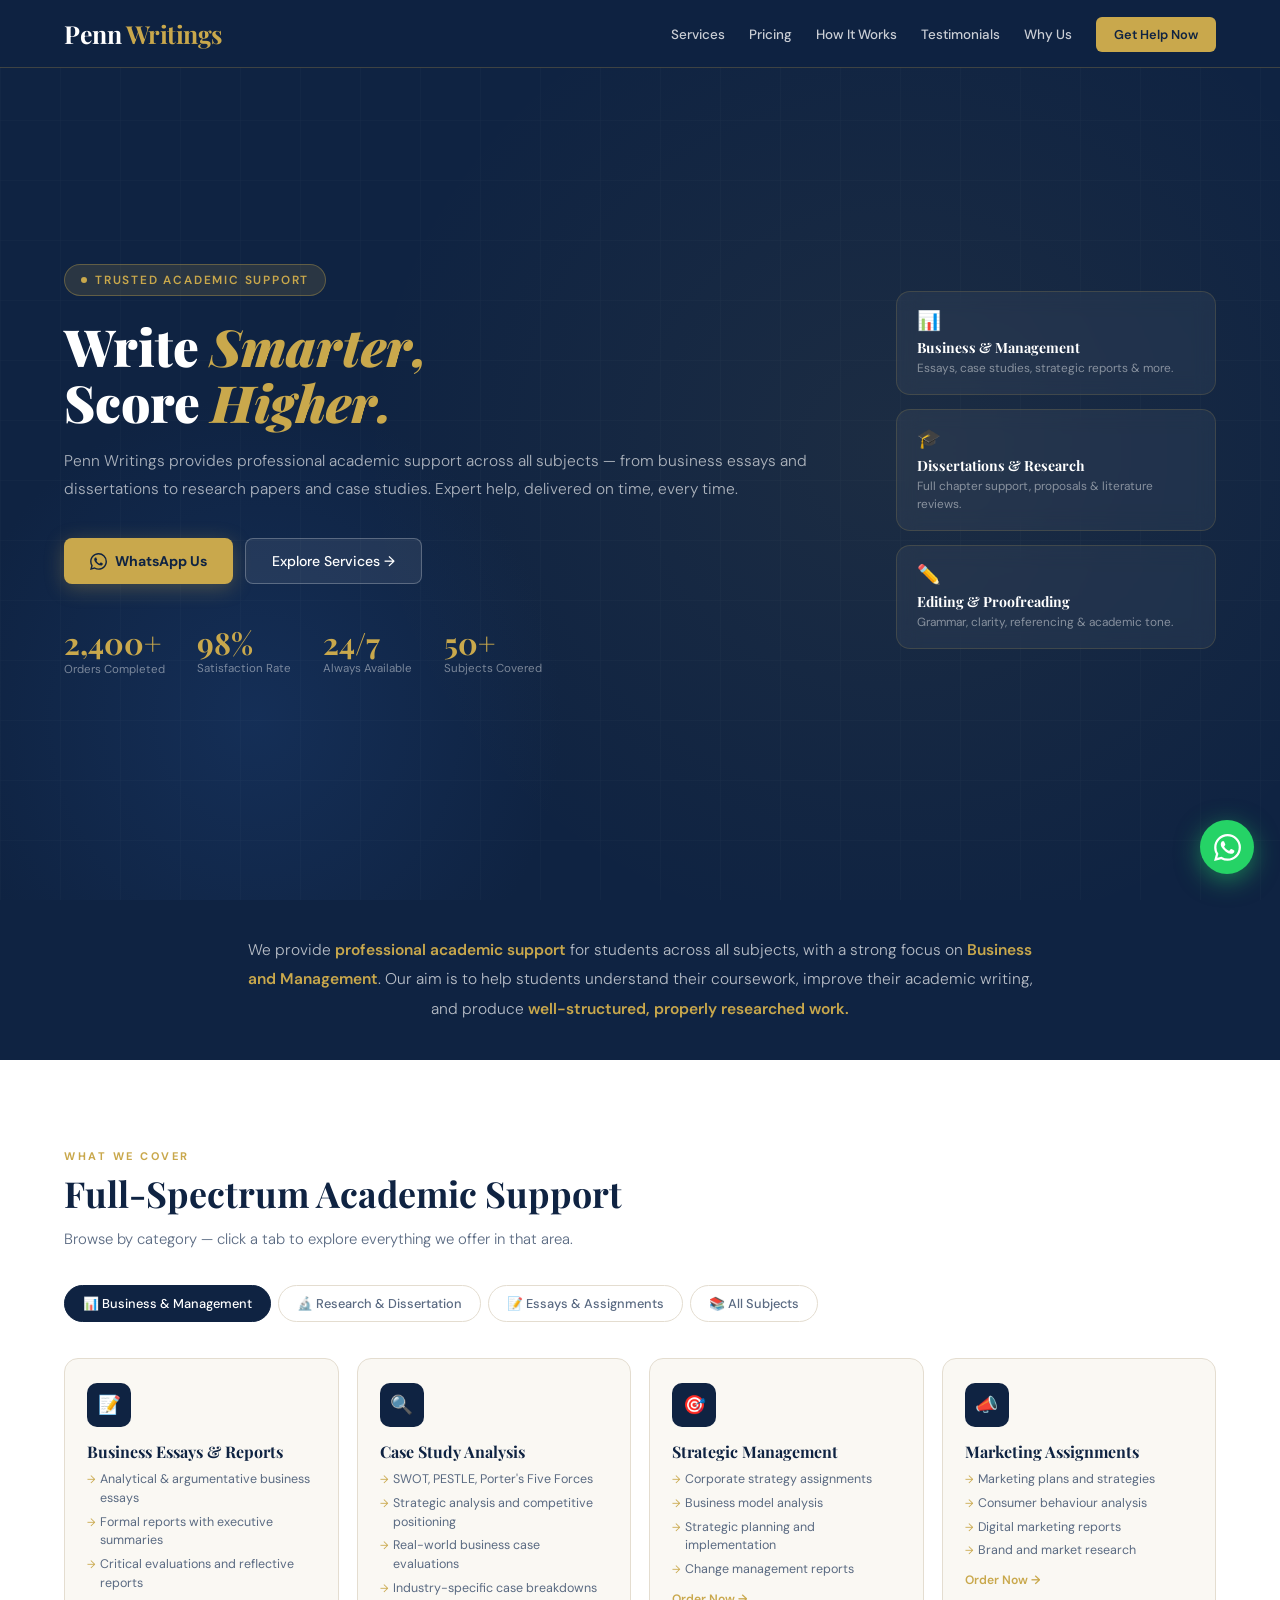
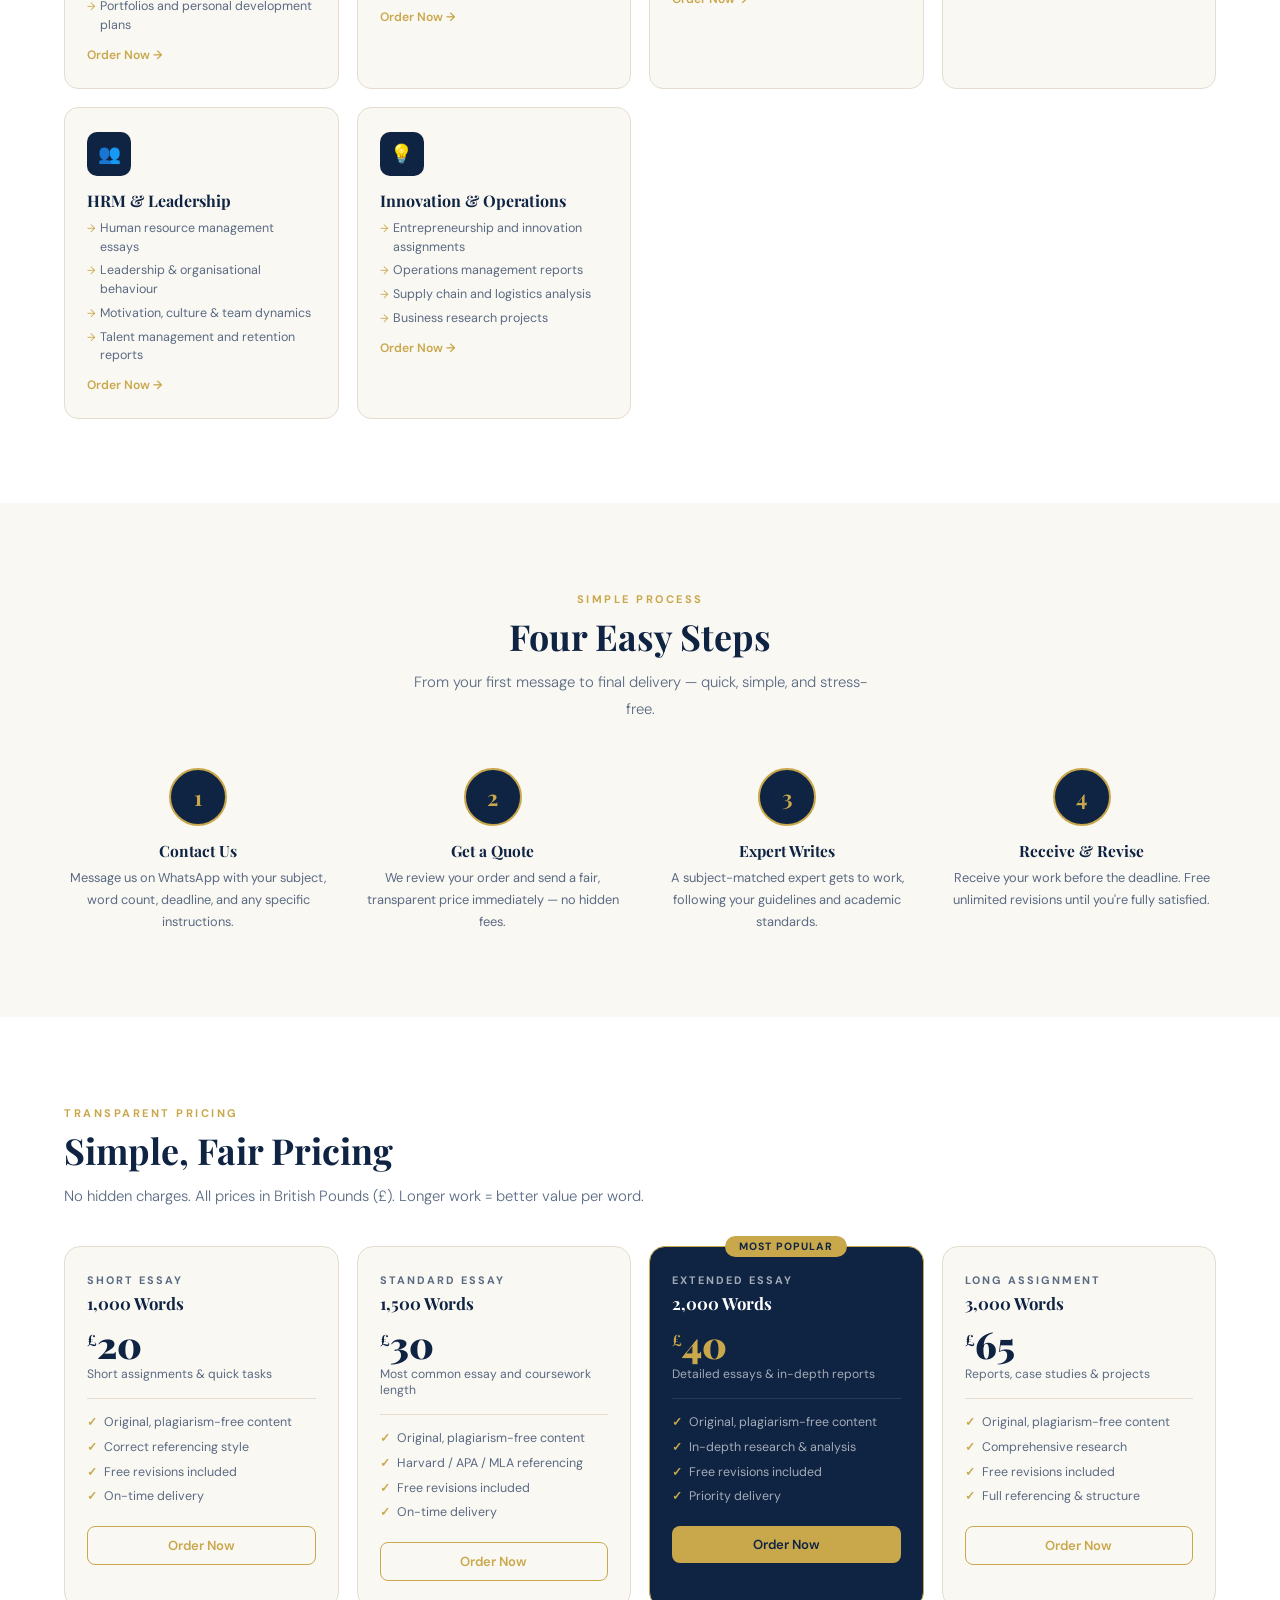
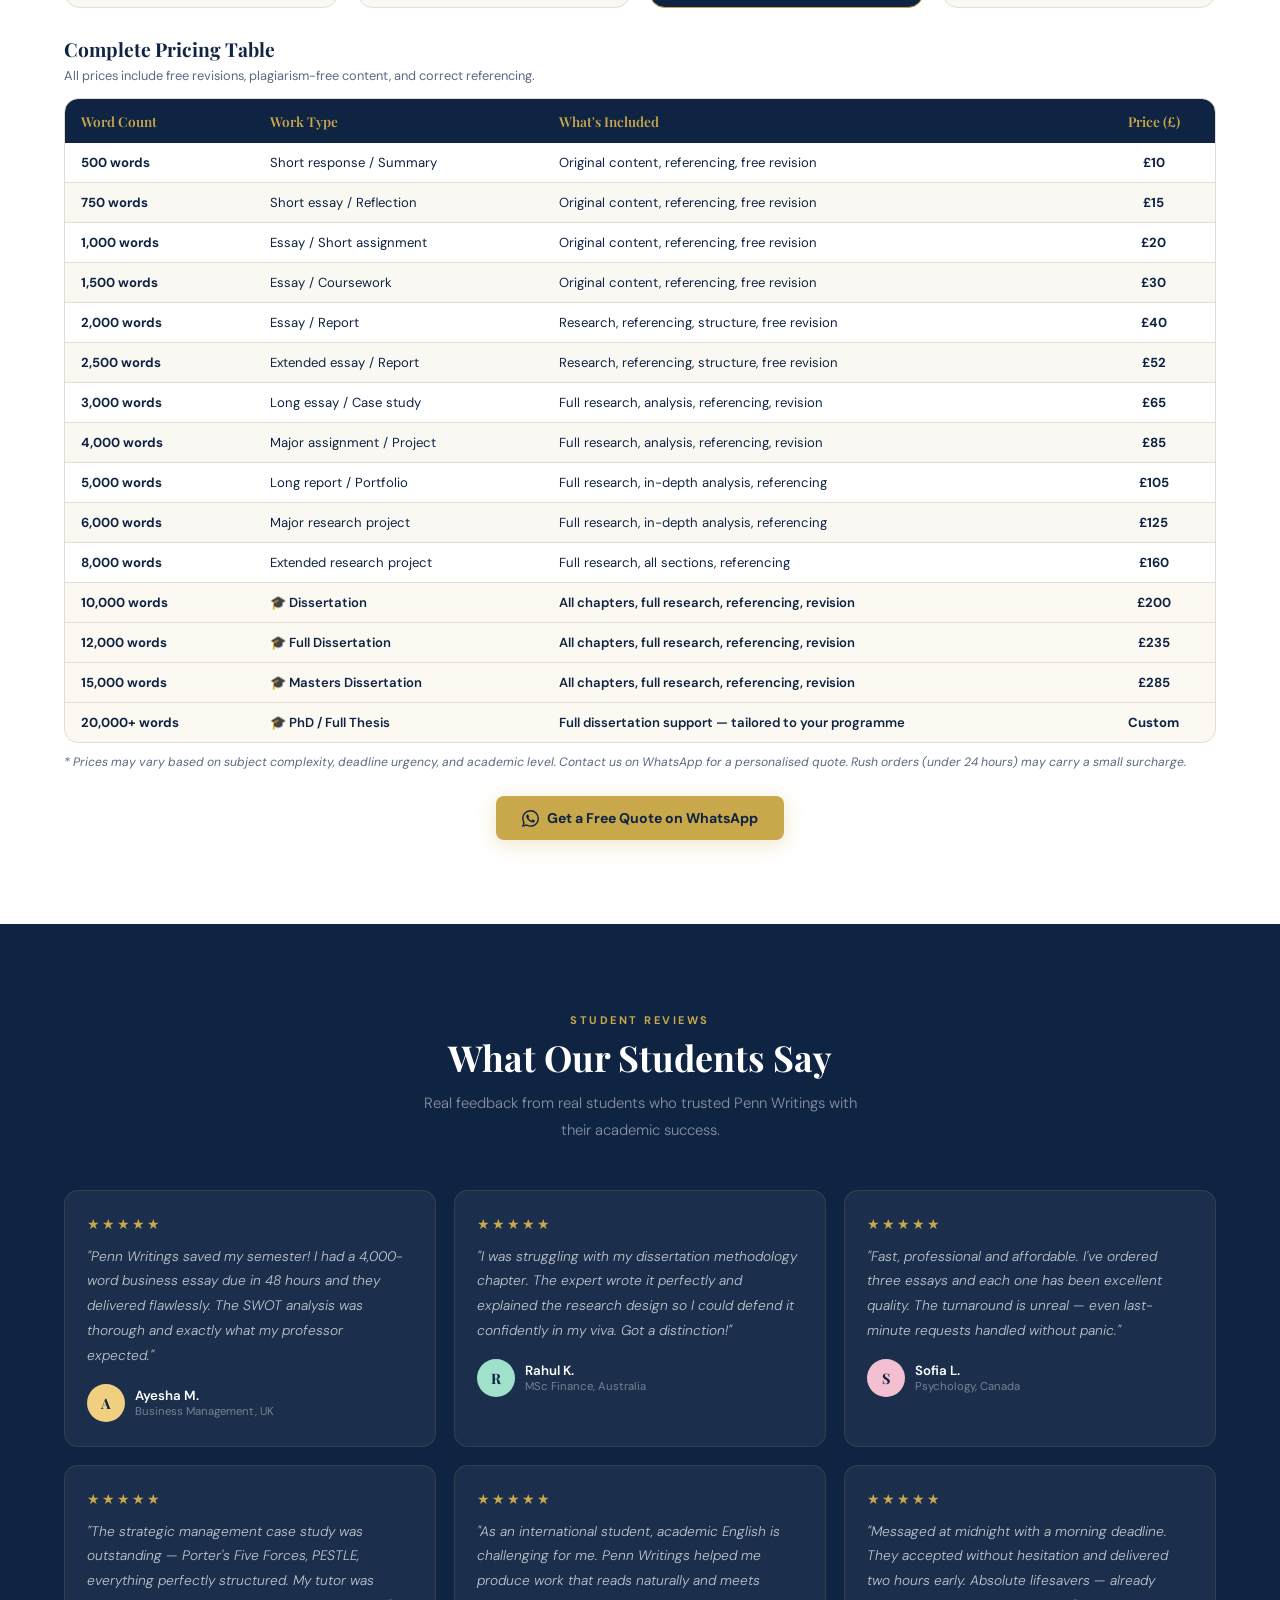
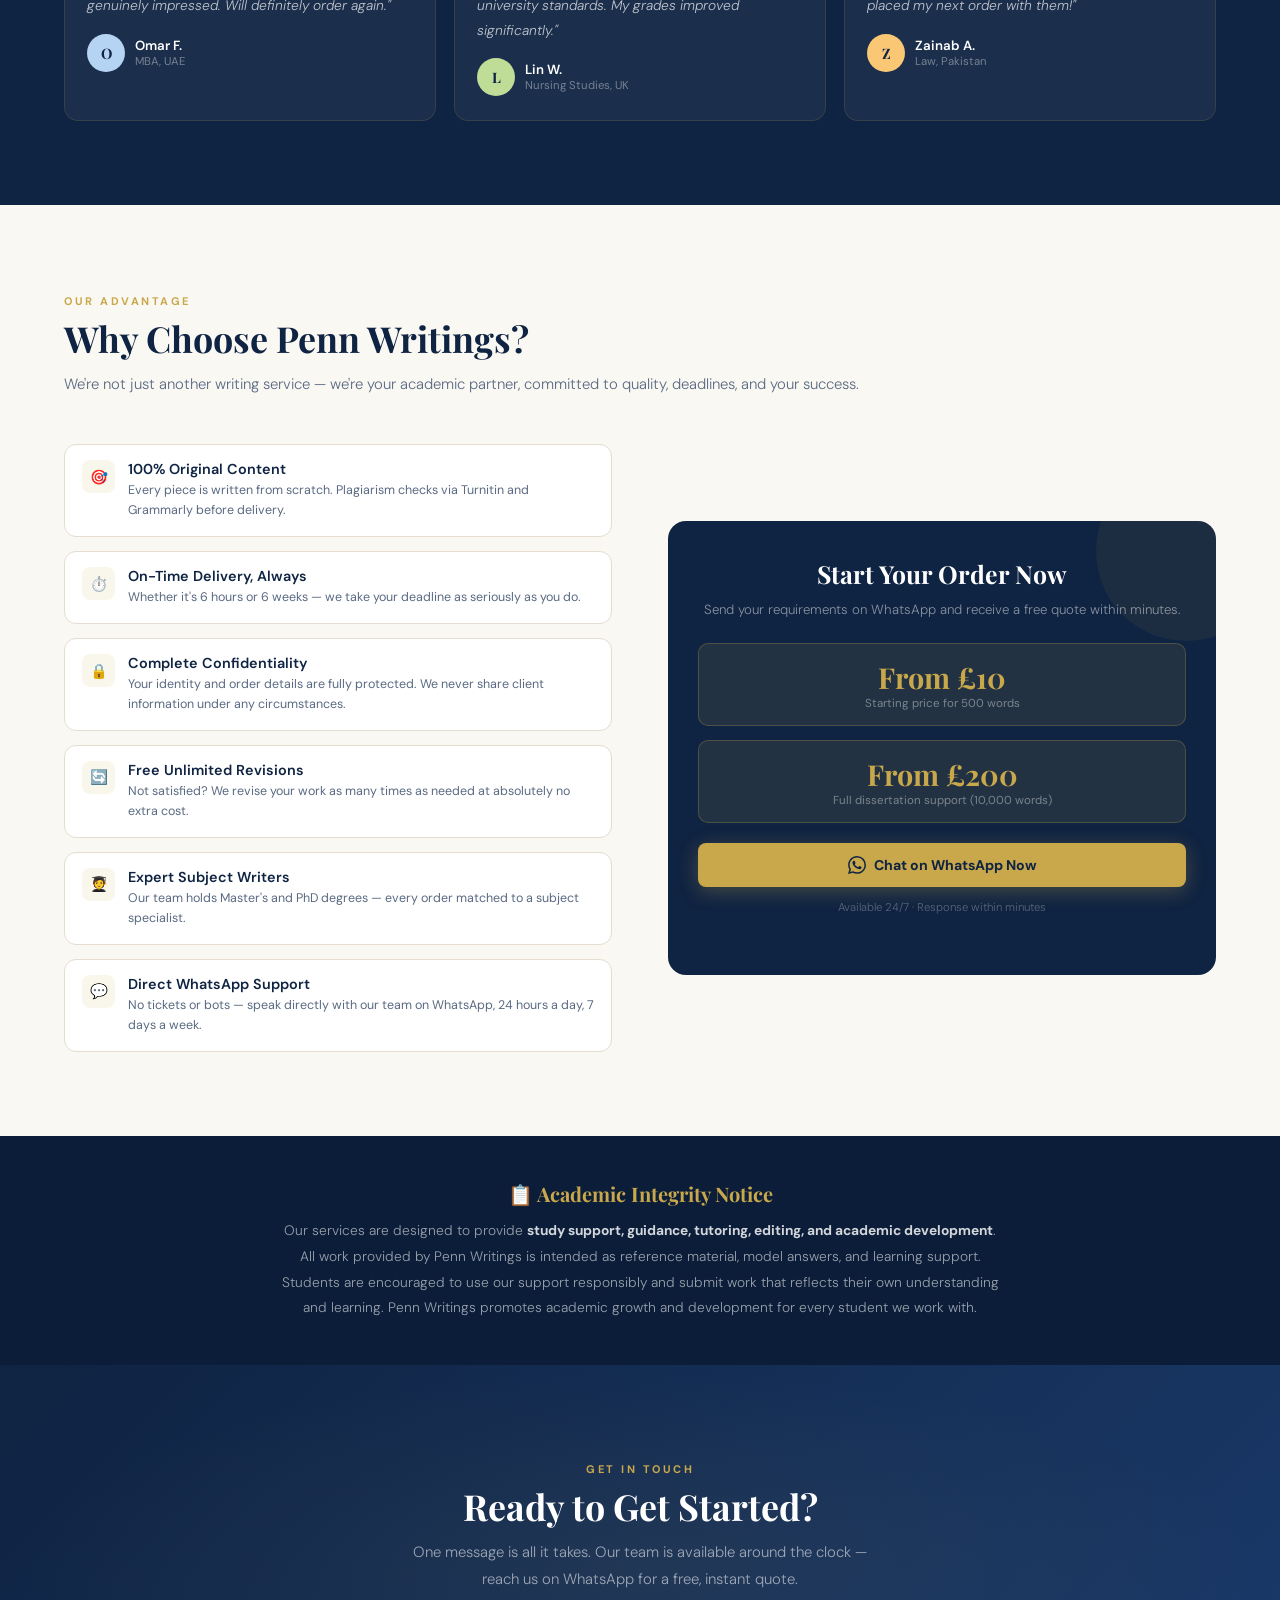
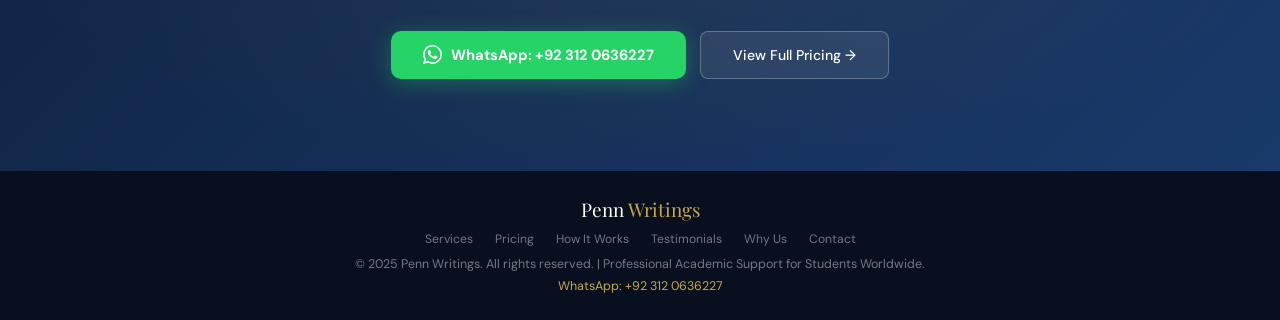
<file: index.html.html>
<!DOCTYPE html>
<html lang="en">
<head>
<meta charset="UTF-8">
<meta name="viewport" content="width=device-width, initial-scale=1.0">
<title>Penn Writings – Professional Academic Support</title>
<link href="https://fonts.googleapis.com/css2?family=Playfair+Display:ital,wght@0,400;0,600;0,700;0,900;1,400;1,700&family=DM+Sans:wght@300;400;500;600&display=swap" rel="stylesheet">
<style>
:root{--navy:#0f2342;--navy-mid:#1a3a6b;--gold:#c9a84c;--gold-light:#f0d080;--cream:#faf8f3;--white:#ffffff;--text-dark:#0f2342;--text-muted:#5a6a82;--border:#e4ddd0;--shadow:rgba(15,35,66,0.12);}
*{margin:0;padding:0;box-sizing:border-box;}
html{scroll-behavior:smooth;}
body{font-family:'DM Sans',sans-serif;background:var(--cream);color:var(--text-dark);overflow-x:hidden;}
nav{position:fixed;top:0;left:0;right:0;z-index:1000;background:rgba(15,35,66,0.97);backdrop-filter:blur(12px);padding:0 5%;display:flex;align-items:center;justify-content:space-between;height:68px;border-bottom:1px solid rgba(201,168,76,0.25);}
.nav-logo{font-family:'Playfair Display',serif;font-size:1.55rem;font-weight:700;color:var(--white);letter-spacing:-0.5px;text-decoration:none;}
.nav-logo span{color:var(--gold);}
.nav-links{display:flex;gap:24px;list-style:none;align-items:center;}
.nav-links a{color:rgba(255,255,255,0.78);text-decoration:none;font-size:0.84rem;font-weight:500;transition:color 0.2s;}
.nav-links a:hover{color:var(--gold);}
.nav-cta{background:var(--gold);color:var(--navy)!important;padding:9px 18px;border-radius:6px;font-weight:600!important;font-size:0.8rem!important;transition:background 0.2s,transform 0.15s!important;}
.nav-cta:hover{background:var(--gold-light)!important;transform:translateY(-1px);}
.nav-toggle{display:none;background:none;border:1px solid rgba(255,255,255,0.3);border-radius:6px;width:40px;height:36px;cursor:pointer;flex-direction:column;align-items:center;justify-content:center;gap:5px;padding:0 9px;}
.nav-toggle span{display:block;width:100%;height:1.5px;background:var(--white);border-radius:2px;}
.mobile-menu{display:none;position:fixed;top:68px;left:0;right:0;background:rgba(15,35,66,0.98);backdrop-filter:blur(12px);border-bottom:1px solid rgba(201,168,76,0.2);padding:20px 5%;z-index:999;flex-direction:column;gap:12px;}
.mobile-menu.open{display:flex;}
.mobile-menu a{color:rgba(255,255,255,0.78);text-decoration:none;font-size:0.95rem;font-weight:500;padding:8px 0;border-bottom:1px solid rgba(255,255,255,0.08);transition:color 0.2s;}
.mobile-menu a:hover{color:var(--gold);}
.mobile-menu a:last-child{border-bottom:none;}
.hero{min-height:100vh;background:var(--navy);position:relative;display:flex;align-items:center;padding:100px 5% 60px;overflow:hidden;}
.hero-bg{position:absolute;inset:0;background:radial-gradient(ellipse 60% 80% at 70% 50%,rgba(201,168,76,0.07) 0%,transparent 70%),radial-gradient(ellipse 40% 60% at 20% 80%,rgba(26,58,107,0.5) 0%,transparent 60%);}
.hero-grid{position:absolute;inset:0;opacity:0.035;background-image:linear-gradient(rgba(255,255,255,0.5) 1px,transparent 1px),linear-gradient(90deg,rgba(255,255,255,0.5) 1px,transparent 1px);background-size:60px 60px;}
.hero-inner{position:relative;z-index:2;display:grid;grid-template-columns:1fr 320px;gap:56px;align-items:center;width:100%;}
.hero-tag{display:inline-flex;align-items:center;gap:8px;background:rgba(201,168,76,0.15);border:1px solid rgba(201,168,76,0.35);color:var(--gold);font-size:0.74rem;font-weight:600;letter-spacing:1.8px;text-transform:uppercase;padding:7px 16px;border-radius:50px;margin-bottom:22px;animation:fadeUp 0.6s ease both;}
.hero-tag::before{content:'';width:6px;height:6px;border-radius:50%;background:var(--gold);animation:pulse 2s infinite;}
@keyframes pulse{0%,100%{opacity:1}50%{opacity:0.3}}
.hero h1{font-family:'Playfair Display',serif;font-size:clamp(2.4rem,4vw,3.7rem);font-weight:900;color:var(--white);line-height:1.1;margin-bottom:18px;animation:fadeUp 0.6s 0.1s ease both;}
.hero h1 em{font-style:italic;color:var(--gold);}
.hero-lead{font-size:0.97rem;color:rgba(255,255,255,0.65);line-height:1.8;margin-bottom:34px;font-weight:300;animation:fadeUp 0.6s 0.2s ease both;}
.hero-btns{display:flex;gap:12px;flex-wrap:wrap;animation:fadeUp 0.6s 0.3s ease both;}
.btn-primary{background:var(--gold);color:var(--navy);padding:13px 26px;border-radius:8px;font-weight:700;font-size:0.88rem;text-decoration:none;display:inline-flex;align-items:center;gap:8px;transition:background 0.2s,transform 0.15s,box-shadow 0.2s;box-shadow:0 4px 20px rgba(201,168,76,0.3);}
.btn-primary:hover{background:var(--gold-light);transform:translateY(-2px);box-shadow:0 8px 28px rgba(201,168,76,0.4);}
.btn-secondary{background:rgba(255,255,255,0.08);border:1px solid rgba(255,255,255,0.25);color:var(--white);padding:13px 26px;border-radius:8px;font-weight:500;font-size:0.88rem;text-decoration:none;display:inline-flex;align-items:center;gap:8px;transition:background 0.2s,border-color 0.2s,transform 0.15s;}
.btn-secondary:hover{background:rgba(255,255,255,0.14);border-color:rgba(255,255,255,0.4);transform:translateY(-2px);}
.hero-stats{display:flex;gap:32px;margin-top:44px;animation:fadeUp 0.6s 0.4s ease both;}
.stat-num{font-family:'Playfair Display',serif;font-size:1.9rem;font-weight:700;color:var(--gold);line-height:1;}
.stat-label{font-size:0.72rem;color:rgba(255,255,255,0.44);margin-top:3px;}
.hero-cards{display:flex;flex-direction:column;gap:14px;animation:fadeLeft 0.7s 0.3s ease both;}
@keyframes fadeLeft{from{opacity:0;transform:translateX(24px)}to{opacity:1;transform:translateX(0)}}
.hcard{background:rgba(255,255,255,0.05);border:1px solid rgba(201,168,76,0.18);border-radius:14px;padding:16px 20px;backdrop-filter:blur(10px);}
.hcard-icon{font-size:1.2rem;margin-bottom:5px;display:block;}
.hcard h4{font-family:'Playfair Display',serif;font-size:0.88rem;color:var(--white);margin-bottom:3px;}
.hcard p{font-size:0.74rem;color:rgba(255,255,255,0.46);line-height:1.5;}
@keyframes fadeUp{from{opacity:0;transform:translateY(24px)}to{opacity:1;transform:translateY(0)}}
section{padding:84px 5%;}
.section-label{display:inline-block;font-size:0.69rem;font-weight:700;letter-spacing:2.5px;text-transform:uppercase;color:var(--gold);margin-bottom:9px;}
.section-title{font-family:'Playfair Display',serif;font-size:clamp(1.85rem,2.8vw,2.6rem);font-weight:700;color:var(--navy);line-height:1.2;margin-bottom:11px;}
.section-sub{font-size:0.93rem;color:var(--text-muted);line-height:1.8;font-weight:300;}
.reveal{opacity:0;transform:translateY(26px);transition:opacity 0.6s ease,transform 0.6s ease;}
.reveal.visible{opacity:1;transform:translateY(0);}
.intro-band{background:var(--navy);padding:36px 5%;text-align:center;}
.intro-band p{font-size:0.97rem;color:rgba(255,255,255,0.7);max-width:800px;margin:0 auto;line-height:1.9;font-weight:300;}
.intro-band strong{color:var(--gold);font-weight:600;}
#services{background:var(--white);}
.services-tabs{display:flex;gap:7px;flex-wrap:wrap;margin-bottom:36px;}
.tab-btn{padding:9px 18px;border-radius:50px;border:1px solid var(--border);background:transparent;font-family:'DM Sans',sans-serif;font-size:0.8rem;font-weight:500;color:var(--text-muted);cursor:pointer;transition:all 0.2s;}
.tab-btn.active,.tab-btn:hover{background:var(--navy);color:var(--white);border-color:var(--navy);}
.service-panel{display:none;}
.service-panel.active{display:grid;grid-template-columns:repeat(auto-fit,minmax(265px,1fr));gap:18px;}
.scard{background:var(--cream);border:1px solid var(--border);border-radius:14px;padding:24px 22px;transition:transform 0.25s,box-shadow 0.25s,border-color 0.25s;position:relative;overflow:hidden;}
.scard::before{content:'';position:absolute;top:0;left:0;width:3px;height:0;background:var(--gold);transition:height 0.3s;border-radius:0 0 3px 3px;}
.scard:hover::before{height:100%;}
.scard:hover{transform:translateY(-5px);box-shadow:0 14px 34px var(--shadow);border-color:rgba(201,168,76,0.32);}
.scard-icon{width:44px;height:44px;background:var(--navy);border-radius:10px;display:flex;align-items:center;justify-content:center;font-size:1.15rem;margin-bottom:14px;}
.scard h3{font-family:'Playfair Display',serif;font-size:1rem;color:var(--navy);margin-bottom:8px;}
.scard ul{list-style:none;display:flex;flex-direction:column;gap:5px;}
.scard ul li{font-size:0.78rem;color:var(--text-muted);padding-left:13px;position:relative;line-height:1.5;}
.scard ul li::before{content:'→';position:absolute;left:0;color:var(--gold);font-size:0.68rem;top:1px;}
.scard-link{display:inline-flex;align-items:center;gap:5px;margin-top:12px;font-size:0.76rem;font-weight:600;color:var(--gold);text-decoration:none;transition:gap 0.2s;}
.scard-link:hover{gap:9px;}
.subjects-grid{display:flex;flex-wrap:wrap;gap:8px;margin-top:20px;}
.subject-chip{background:var(--navy);color:rgba(255,255,255,0.8);font-size:0.74rem;font-weight:500;padding:6px 14px;border-radius:50px;}
#how-it-works{background:var(--cream);}
.steps-row{display:grid;grid-template-columns:repeat(auto-fit,minmax(195px,1fr));gap:26px;margin-top:46px;}
.step{text-align:center;}
.step-num{width:58px;height:58px;border-radius:50%;background:var(--navy);color:var(--gold);font-family:'Playfair Display',serif;font-size:1.35rem;font-weight:700;display:flex;align-items:center;justify-content:center;margin:0 auto 14px;border:2px solid var(--gold);transition:transform 0.2s;}
.step:hover .step-num{transform:scale(1.08);}
.step h4{font-family:'Playfair Display',serif;font-size:0.97rem;color:var(--navy);margin-bottom:6px;}
.step p{font-size:0.8rem;color:var(--text-muted);line-height:1.7;}
#pricing{background:var(--white);}
.pricing-grid{display:grid;grid-template-columns:repeat(auto-fit,minmax(230px,1fr));gap:18px;margin:36px 0 28px;}
.price-card{border-radius:16px;padding:26px 22px;border:1px solid var(--border);background:var(--cream);position:relative;transition:transform 0.25s,box-shadow 0.25s;}
.price-card:hover{transform:translateY(-5px);box-shadow:0 14px 34px var(--shadow);}
.price-card.featured{background:var(--navy);border-color:var(--gold);}
.price-card.featured .price-label,.price-card.featured .price-desc,.price-card.featured .price-features li{color:rgba(255,255,255,0.62);}
.price-card.featured .price-title{color:var(--white);}
.price-card.featured .price-amount{color:var(--gold);}
.featured-badge{position:absolute;top:-11px;left:50%;transform:translateX(-50%);background:var(--gold);color:var(--navy);font-size:0.66rem;font-weight:700;letter-spacing:1px;text-transform:uppercase;padding:4px 14px;border-radius:50px;white-space:nowrap;}
.price-label{font-size:0.68rem;font-weight:700;letter-spacing:2px;text-transform:uppercase;color:var(--text-muted);margin-bottom:5px;}
.price-title{font-family:'Playfair Display',serif;font-size:1.05rem;color:var(--navy);font-weight:700;margin-bottom:4px;}
.price-amount{font-family:'Playfair Display',serif;font-size:2.3rem;font-weight:900;color:var(--navy);line-height:1;margin:12px 0 4px;}
.price-amount sup{font-size:0.95rem;font-weight:600;vertical-align:top;margin-top:7px;display:inline-block;}
.price-desc{font-size:0.76rem;color:var(--text-muted);margin-bottom:16px;}
.price-divider{height:1px;background:var(--border);margin-bottom:14px;}
.price-card.featured .price-divider{background:rgba(255,255,255,0.1);}
.price-features{list-style:none;display:flex;flex-direction:column;gap:6px;margin-bottom:20px;}
.price-features li{font-size:0.78rem;color:var(--text-muted);display:flex;align-items:flex-start;gap:7px;line-height:1.5;}
.price-features li::before{content:'✓';color:var(--gold);font-weight:700;font-size:0.78rem;flex-shrink:0;}
.price-btn{display:block;text-align:center;padding:10px;border-radius:8px;font-size:0.82rem;font-weight:600;text-decoration:none;transition:all 0.2s;}
.price-btn-outline{border:1px solid var(--gold);color:var(--gold);}
.price-btn-outline:hover{background:var(--gold);color:var(--navy);}
.price-btn-fill{background:var(--gold);color:var(--navy);}
.price-btn-fill:hover{background:var(--gold-light);}
.pricing-table-wrap{overflow-x:auto;border-radius:14px;border:1px solid var(--border);margin-top:14px;}
.pricing-table{width:100%;border-collapse:collapse;min-width:560px;}
.pricing-table th{background:var(--navy);color:var(--gold);font-family:'Playfair Display',serif;font-size:0.85rem;font-weight:600;padding:13px 16px;text-align:left;}
.pricing-table th:first-child{border-radius:13px 0 0 0;}
.pricing-table th:last-child{border-radius:0 13px 0 0;text-align:center;}
.pricing-table td{padding:11px 16px;font-size:0.82rem;border-bottom:1px solid var(--border);color:var(--text-dark);}
.pricing-table td:last-child{text-align:center;font-weight:700;color:var(--navy);}
.pricing-table tr:last-child td{border-bottom:none;}
.pricing-table tr:nth-child(even) td{background:var(--cream);}
.pricing-table tr:hover td{background:rgba(201,168,76,0.05);}
.diss-row td{background:rgba(201,168,76,0.07)!important;font-weight:600;}
.table-note{font-size:0.76rem;color:var(--text-muted);margin-top:11px;font-style:italic;}
#testimonials{background:var(--navy);}
#testimonials .section-title{color:var(--white);}
#testimonials .section-sub{color:rgba(255,255,255,0.5);}
.tgrid{display:grid;grid-template-columns:repeat(auto-fit,minmax(285px,1fr));gap:18px;margin-top:46px;}
.tcard{background:rgba(255,255,255,0.05);border:1px solid rgba(201,168,76,0.15);border-radius:14px;padding:24px 22px;transition:transform 0.25s,border-color 0.25s;}
.tcard:hover{transform:translateY(-5px);border-color:rgba(201,168,76,0.38);}
.stars{color:var(--gold);font-size:0.88rem;letter-spacing:2px;margin-bottom:11px;}
.ttext{font-size:0.86rem;color:rgba(255,255,255,0.72);line-height:1.8;font-style:italic;font-weight:300;margin-bottom:16px;}
.tauthor{display:flex;align-items:center;gap:10px;}
.tavatar{width:38px;height:38px;border-radius:50%;display:flex;align-items:center;justify-content:center;font-family:'Playfair Display',serif;font-size:0.9rem;font-weight:700;color:var(--navy);flex-shrink:0;}
.tname{font-size:0.83rem;font-weight:600;color:var(--white);}
.trole{font-size:0.71rem;color:rgba(255,255,255,0.4);}
#why-us{background:var(--cream);}
.why-grid{display:grid;grid-template-columns:1fr 1fr;gap:56px;align-items:center;margin-top:46px;}
.why-items{display:flex;flex-direction:column;gap:14px;}
.why-item{display:flex;gap:13px;align-items:flex-start;padding:15px 17px;border-radius:12px;border:1px solid var(--border);transition:border-color 0.2s,box-shadow 0.2s;background:var(--white);}
.why-item:hover{border-color:rgba(201,168,76,0.38);box-shadow:0 4px 14px var(--shadow);}
.why-check{width:33px;height:33px;background:rgba(201,168,76,0.11);border-radius:8px;display:flex;align-items:center;justify-content:center;font-size:0.9rem;flex-shrink:0;}
.why-item h4{font-size:0.9rem;font-weight:600;color:var(--navy);margin-bottom:3px;}
.why-item p{font-size:0.78rem;color:var(--text-muted);line-height:1.6;}
.why-right{background:var(--navy);border-radius:18px;padding:36px 30px;text-align:center;position:relative;overflow:hidden;}
.why-right::before{content:'';position:absolute;top:-60px;right:-60px;width:180px;height:180px;border-radius:50%;background:rgba(201,168,76,0.07);}
.why-right h3{font-family:'Playfair Display',serif;font-size:1.55rem;color:var(--white);margin-bottom:9px;}
.why-right > p{font-size:0.83rem;color:rgba(255,255,255,0.5);line-height:1.7;margin-bottom:22px;font-weight:300;}
.info-box{background:rgba(201,168,76,0.11);border:1px solid rgba(201,168,76,0.26);border-radius:10px;padding:14px;margin-bottom:14px;}
.info-box .ib-val{font-family:'Playfair Display',serif;font-size:1.8rem;font-weight:700;color:var(--gold);}
.info-box .ib-sub{font-size:0.72rem;color:rgba(255,255,255,0.4);}
.integrity{background:#0b1d38;padding:44px 5%;text-align:center;}
.integrity-inner{max-width:720px;margin:0 auto;}
.integrity h3{font-family:'Playfair Display',serif;font-size:1.25rem;color:var(--gold);margin-bottom:11px;}
.integrity p{font-size:0.86rem;color:rgba(255,255,255,0.58);line-height:1.88;font-weight:300;}
#contact{background:linear-gradient(135deg,var(--navy) 0%,#1a3a6b 100%);text-align:center;padding:92px 5%;position:relative;overflow:hidden;}
#contact::before{content:'';position:absolute;inset:0;background:radial-gradient(ellipse 70% 70% at 50% 50%,rgba(201,168,76,0.07) 0%,transparent 70%);pointer-events:none;}
#contact .section-title{color:var(--white);margin-bottom:11px;}
#contact .section-sub{color:rgba(255,255,255,0.56);max-width:470px;margin:0 auto 38px;}
.contact-btns{display:flex;flex-wrap:wrap;justify-content:center;gap:14px;}
.wa-btn{background:#25D366;color:var(--white);padding:14px 32px;border-radius:10px;font-weight:700;font-size:0.92rem;text-decoration:none;display:inline-flex;align-items:center;gap:9px;transition:background 0.2s,transform 0.15s,box-shadow 0.2s;box-shadow:0 4px 22px rgba(37,211,102,0.35);}
.wa-btn:hover{background:#20bc5b;transform:translateY(-2px);box-shadow:0 8px 30px rgba(37,211,102,0.5);}
.wa-btn svg{width:19px;height:19px;fill:white;}
footer{background:#080f1f;color:rgba(255,255,255,0.44);text-align:center;padding:26px 5%;font-size:0.78rem;}
.footer-logo{font-family:'Playfair Display',serif;font-size:1.18rem;color:var(--white);margin-bottom:8px;display:block;}
.footer-logo span{color:var(--gold);}
footer a{color:var(--gold);text-decoration:none;}
.footer-links{display:flex;justify-content:center;gap:22px;flex-wrap:wrap;margin:9px 0;}
.footer-links a{color:rgba(255,255,255,0.43);font-size:0.76rem;}
.footer-links a:hover{color:var(--gold);}
.wa-float{position:fixed;bottom:26px;right:26px;z-index:999;background:#25D366;color:white;width:54px;height:54px;border-radius:50%;display:flex;align-items:center;justify-content:center;box-shadow:0 6px 24px rgba(37,211,102,0.5);text-decoration:none;transition:transform 0.2s,box-shadow 0.2s;animation:waPop 0.5s 1s ease both;}
.wa-float:hover{transform:scale(1.1);box-shadow:0 10px 32px rgba(37,211,102,0.65);}
.wa-float svg{width:27px;height:27px;fill:white;}
@keyframes waPop{from{opacity:0;transform:scale(0.5)}to{opacity:1;transform:scale(1)}}
@media(max-width:960px){.nav-links{display:none;}.nav-toggle{display:flex;}.hero-inner{grid-template-columns:1fr;}.hero-cards{display:none;}.why-grid{grid-template-columns:1fr;gap:30px;}}
@media(max-width:600px){.hero-stats{flex-wrap:wrap;gap:18px;}.services-tabs{gap:5px;}.tab-btn{padding:7px 13px;font-size:0.75rem;}}
</style>
</head>
<body>

<!-- NAV -->
<nav>
  <a href="#" class="nav-logo">Penn <span>Writings</span></a>
  <ul class="nav-links">
    <li><a href="#services">Services</a></li>
    <li><a href="#pricing">Pricing</a></li>
    <li><a href="#how-it-works">How It Works</a></li>
    <li><a href="#testimonials">Testimonials</a></li>
    <li><a href="#why-us">Why Us</a></li>
    <li><a href="https://wa.me/923120636227" target="_blank" class="nav-cta">Get Help Now</a></li>
  </ul>
  <button class="nav-toggle" onclick="toggleMenu()" aria-label="Menu"><span></span><span></span><span></span></button>
</nav>
<div class="mobile-menu" id="mobileMenu">
  <a href="#services" onclick="closeMenu()">Services</a>
  <a href="#pricing" onclick="closeMenu()">Pricing</a>
  <a href="#how-it-works" onclick="closeMenu()">How It Works</a>
  <a href="#testimonials" onclick="closeMenu()">Testimonials</a>
  <a href="#why-us" onclick="closeMenu()">Why Us</a>
  <a href="#contact" onclick="closeMenu()">Contact</a>
  <a href="https://wa.me/923120636227" target="_blank" style="color:#25D366!important;">💬 WhatsApp Us</a>
</div>

<!-- HERO -->
<section class="hero" id="home">
  <div class="hero-bg"></div><div class="hero-grid"></div>
  <div class="hero-inner">
    <div>
      <div class="hero-tag">Trusted Academic Support</div>
      <h1>Write <em>Smarter,</em><br>Score <em>Higher.</em></h1>
      <p class="hero-lead">Penn Writings provides professional academic support across all subjects — from business essays and dissertations to research papers and case studies. Expert help, delivered on time, every time.</p>
      <div class="hero-btns">
        <a href="https://wa.me/923120636227" target="_blank" class="btn-primary">
          <svg width="17" height="17" viewBox="0 0 24 24" fill="currentColor"><path d="M17.472 14.382c-.297-.149-1.758-.867-2.03-.967-.273-.099-.471-.148-.67.15-.197.297-.767.966-.94 1.164-.173.199-.347.223-.644.075-.297-.15-1.255-.463-2.39-1.475-.883-.788-1.48-1.761-1.653-2.059-.173-.297-.018-.458.13-.606.134-.133.298-.347.446-.52.149-.174.198-.298.298-.497.099-.198.05-.371-.025-.52-.075-.149-.669-1.612-.916-2.207-.242-.579-.487-.5-.669-.51-.173-.008-.371-.01-.57-.01-.198 0-.52.074-.792.372-.272.297-1.04 1.016-1.04 2.479 0 1.462 1.065 2.875 1.213 3.074.149.198 2.096 3.2 5.077 4.487.709.306 1.262.489 1.694.625.712.227 1.36.195 1.871.118.571-.085 1.758-.719 2.006-1.413.248-.694.248-1.289.173-1.413-.074-.124-.272-.198-.57-.347m-5.421 7.403h-.004a9.87 9.87 0 01-5.031-1.378l-.361-.214-3.741.982.998-3.648-.235-.374a9.86 9.86 0 01-1.51-5.26c.001-5.45 4.436-9.884 9.888-9.884 2.64 0 5.122 1.03 6.988 2.898a9.825 9.825 0 012.893 6.994c-.003 5.45-4.437 9.884-9.885 9.884m8.413-18.297A11.815 11.815 0 0012.05 0C5.495 0 .16 5.335.157 11.892c0 2.096.547 4.142 1.588 5.945L.057 24l6.305-1.654a11.882 11.882 0 005.683 1.448h.005c6.554 0 11.89-5.335 11.893-11.893a11.821 11.821 0 00-3.48-8.413z"/></svg>
          WhatsApp Us
        </a>
        <a href="#services" class="btn-secondary">Explore Services →</a>
      </div>
      <div class="hero-stats">
        <div class="stat"><div class="stat-num">2,400+</div><div class="stat-label">Orders Completed</div></div>
        <div class="stat"><div class="stat-num">98%</div><div class="stat-label">Satisfaction Rate</div></div>
        <div class="stat"><div class="stat-num">24/7</div><div class="stat-label">Always Available</div></div>
        <div class="stat"><div class="stat-num">50+</div><div class="stat-label">Subjects Covered</div></div>
      </div>
    </div>
    <div class="hero-cards">
      <div class="hcard"><span class="hcard-icon">📊</span><h4>Business &amp; Management</h4><p>Essays, case studies, strategic reports &amp; more.</p></div>
      <div class="hcard"><span class="hcard-icon">🎓</span><h4>Dissertations &amp; Research</h4><p>Full chapter support, proposals &amp; literature reviews.</p></div>
      <div class="hcard"><span class="hcard-icon">✏️</span><h4>Editing &amp; Proofreading</h4><p>Grammar, clarity, referencing &amp; academic tone.</p></div>
    </div>
  </div>
</section>

<!-- INTRO BAND -->
<div class="intro-band">
  <p>We provide <strong>professional academic support</strong> for students across all subjects, with a strong focus on <strong>Business and Management</strong>. Our aim is to help students understand their coursework, improve their academic writing, and produce <strong>well-structured, properly researched work.</strong></p>
</div>

<!-- SERVICES -->
<section id="services">
  <div class="reveal" style="margin-bottom:32px;">
    <span class="section-label">What We Cover</span>
    <h2 class="section-title">Full-Spectrum Academic Support</h2>
    <p class="section-sub">Browse by category — click a tab to explore everything we offer in that area.</p>
  </div>
  <div class="services-tabs reveal">
    <button class="tab-btn active" onclick="showTab('business',this)">📊 Business &amp; Management</button>
    <button class="tab-btn" onclick="showTab('research',this)">🔬 Research &amp; Dissertation</button>
    <button class="tab-btn" onclick="showTab('essays',this)">📝 Essays &amp; Assignments</button>
    <button class="tab-btn" onclick="showTab('subjects',this)">📚 All Subjects</button>
  </div>

  <div class="service-panel active" id="tab-business">
    <div class="scard reveal">
      <div class="scard-icon">📝</div><h3>Business Essays &amp; Reports</h3>
      <ul><li>Analytical &amp; argumentative business essays</li><li>Formal reports with executive summaries</li><li>Critical evaluations and reflective reports</li><li>Portfolios and personal development plans</li></ul>
      <a href="https://wa.me/923120636227" target="_blank" class="scard-link">Order Now →</a>
    </div>
    <div class="scard reveal">
      <div class="scard-icon">🔍</div><h3>Case Study Analysis</h3>
      <ul><li>SWOT, PESTLE, Porter's Five Forces</li><li>Strategic analysis and competitive positioning</li><li>Real-world business case evaluations</li><li>Industry-specific case breakdowns</li></ul>
      <a href="https://wa.me/923120636227" target="_blank" class="scard-link">Order Now →</a>
    </div>
    <div class="scard reveal">
      <div class="scard-icon">🎯</div><h3>Strategic Management</h3>
      <ul><li>Corporate strategy assignments</li><li>Business model analysis</li><li>Strategic planning and implementation</li><li>Change management reports</li></ul>
      <a href="https://wa.me/923120636227" target="_blank" class="scard-link">Order Now →</a>
    </div>
    <div class="scard reveal">
      <div class="scard-icon">📣</div><h3>Marketing Assignments</h3>
      <ul><li>Marketing plans and strategies</li><li>Consumer behaviour analysis</li><li>Digital marketing reports</li><li>Brand and market research</li></ul>
      <a href="https://wa.me/923120636227" target="_blank" class="scard-link">Order Now →</a>
    </div>
    <div class="scard reveal">
      <div class="scard-icon">👥</div><h3>HRM &amp; Leadership</h3>
      <ul><li>Human resource management essays</li><li>Leadership &amp; organisational behaviour</li><li>Motivation, culture &amp; team dynamics</li><li>Talent management and retention reports</li></ul>
      <a href="https://wa.me/923120636227" target="_blank" class="scard-link">Order Now →</a>
    </div>
    <div class="scard reveal">
      <div class="scard-icon">💡</div><h3>Innovation &amp; Operations</h3>
      <ul><li>Entrepreneurship and innovation assignments</li><li>Operations management reports</li><li>Supply chain and logistics analysis</li><li>Business research projects</li></ul>
      <a href="https://wa.me/923120636227" target="_blank" class="scard-link">Order Now →</a>
    </div>
  </div>

  <div class="service-panel" id="tab-research">
    <div class="scard reveal">
      <div class="scard-icon">📋</div><h3>Research Proposals</h3>
      <ul><li>Topic selection and research questions</li><li>Research objectives and rationale</li><li>Preliminary literature overview</li><li>Proposed methodology outline</li></ul>
      <a href="https://wa.me/923120636227" target="_blank" class="scard-link">Order Now →</a>
    </div>
    <div class="scard reveal">
      <div class="scard-icon">📖</div><h3>Literature Reviews</h3>
      <ul><li>Comprehensive source analysis</li><li>Thematic and chronological structures</li><li>Critical evaluation of academic works</li><li>Research gap identification</li></ul>
      <a href="https://wa.me/923120636227" target="_blank" class="scard-link">Order Now →</a>
    </div>
    <div class="scard reveal">
      <div class="scard-icon">🔬</div><h3>Methodology Chapters</h3>
      <ul><li>Research design &amp; philosophy</li><li>Qualitative, quantitative &amp; mixed methods</li><li>Sampling, data collection &amp; ethics</li><li>Validity and reliability discussion</li></ul>
      <a href="https://wa.me/923120636227" target="_blank" class="scard-link">Order Now →</a>
    </div>
    <div class="scard reveal">
      <div class="scard-icon">📊</div><h3>Data Analysis &amp; Findings</h3>
      <ul><li>Thematic analysis of qualitative data</li><li>Statistical interpretation guidance</li><li>Findings and results chapters</li><li>Discussion and implications</li></ul>
      <a href="https://wa.me/923120636227" target="_blank" class="scard-link">Order Now →</a>
    </div>
    <div class="scard reveal">
      <div class="scard-icon">🎓</div><h3>Full Dissertation Support</h3>
      <ul><li>Topic selection and full structure planning</li><li>All chapters from introduction to conclusion</li><li>Recommendations and references</li><li>Final formatting and review</li></ul>
      <a href="https://wa.me/923120636227" target="_blank" class="scard-link">Order Now →</a>
    </div>
    <div class="scard reveal">
      <div class="scard-icon">🗂️</div><h3>Referencing &amp; Formatting</h3>
      <ul><li>Harvard, APA, MLA, Chicago styles</li><li>In-text citations and reference lists</li><li>Footnotes, bibliographies &amp; appendices</li><li>Final document formatting and layout</li></ul>
      <a href="https://wa.me/923120636227" target="_blank" class="scard-link">Order Now →</a>
    </div>
  </div>

  <div class="service-panel" id="tab-essays">
    <div class="scard reveal">
      <div class="scard-icon">✍️</div><h3>Academic Essay Writing</h3>
      <ul><li>Argumentative, analytical, descriptive</li><li>Critical and reflective essays</li><li>Comparative and evaluative essays</li><li>Strong intro, body &amp; conclusion structure</li></ul>
      <a href="https://wa.me/923120636227" target="_blank" class="scard-link">Order Now →</a>
    </div>
    <div class="scard reveal">
      <div class="scard-icon">📑</div><h3>Report Writing</h3>
      <ul><li>Structured academic and business reports</li><li>Lab and field reports</li><li>Technical and project reports</li><li>Executive summaries and abstracts</li></ul>
      <a href="https://wa.me/923120636227" target="_blank" class="scard-link">Order Now →</a>
    </div>
    <div class="scard reveal">
      <div class="scard-icon">🔎</div><h3>Critical Analysis</h3>
      <ul><li>Article and journal critiques</li><li>Book reviews and source evaluation</li><li>Policy analysis and case critiques</li><li>Evidence-based argumentation</li></ul>
      <a href="https://wa.me/923120636227" target="_blank" class="scard-link">Order Now →</a>
    </div>
    <div class="scard reveal">
      <div class="scard-icon">✏️</div><h3>Editing &amp; Proofreading</h3>
      <ul><li>Grammar, spelling &amp; punctuation</li><li>Academic tone &amp; clarity improvement</li><li>Structure and flow enhancement</li><li>Plagiarism check &amp; referencing fix</li></ul>
      <a href="https://wa.me/923120636227" target="_blank" class="scard-link">Order Now →</a>
    </div>
    <div class="scard reveal">
      <div class="scard-icon">📚</div><h3>Coursework &amp; Assignments</h3>
      <ul><li>Module-specific coursework</li><li>Reflective journals and diaries</li><li>Annotated bibliographies</li><li>Presentations and posters</li></ul>
      <a href="https://wa.me/923120636227" target="_blank" class="scard-link">Order Now →</a>
    </div>
    <div class="scard reveal">
      <div class="scard-icon">🗣️</div><h3>Referencing Styles</h3>
      <ul><li>Harvard referencing (most common)</li><li>APA 6th and 7th edition</li><li>MLA, Chicago, Vancouver, OSCOLA</li><li>Any university-specific guide</li></ul>
      <a href="https://wa.me/923120636227" target="_blank" class="scard-link">Order Now →</a>
    </div>
  </div>

  <div class="service-panel" id="tab-subjects">
    <div class="scard reveal" style="grid-column:1/-1;background:var(--navy);border-color:rgba(201,168,76,0.2);">
      <h3 style="color:var(--white);font-size:1.05rem;margin-bottom:6px;">All Subjects We Support</h3>
      <p style="font-size:0.8rem;color:rgba(255,255,255,0.5);margin-bottom:16px;line-height:1.6;">Our expert writers cover a wide range of academic disciplines at all levels — undergraduate, postgraduate, and PhD.</p>
      <div class="subjects-grid">
        <span class="subject-chip">Health &amp; Social Care</span><span class="subject-chip">Nursing &amp; Healthcare</span><span class="subject-chip">Education</span><span class="subject-chip">Psychology</span><span class="subject-chip">Sociology</span><span class="subject-chip">Law</span><span class="subject-chip">Engineering &amp; Technology</span><span class="subject-chip">Project Management</span><span class="subject-chip">IT &amp; Computer Science</span><span class="subject-chip">Finance &amp; Accounting</span><span class="subject-chip">Economics</span><span class="subject-chip">Tourism &amp; Hospitality</span><span class="subject-chip">Ethics &amp; Sustainability</span><span class="subject-chip">Business Management</span><span class="subject-chip">Marketing</span><span class="subject-chip">HRM</span><span class="subject-chip">Strategic Management</span><span class="subject-chip">Operations Management</span><span class="subject-chip">Entrepreneurship</span><span class="subject-chip">Leadership Studies</span>
      </div>
      <a href="https://wa.me/923120636227" target="_blank" class="scard-link" style="margin-top:18px;">Don't see your subject? Message us →</a>
    </div>
  </div>
</section>

<!-- HOW IT WORKS -->
<section id="how-it-works">
  <div class="reveal" style="text-align:center;">
    <span class="section-label">Simple Process</span>
    <h2 class="section-title">Four Easy Steps</h2>
    <p class="section-sub" style="margin:0 auto;max-width:470px;">From your first message to final delivery — quick, simple, and stress-free.</p>
  </div>
  <div class="steps-row">
    <div class="step reveal"><div class="step-num">1</div><h4>Contact Us</h4><p>Message us on WhatsApp with your subject, word count, deadline, and any specific instructions.</p></div>
    <div class="step reveal"><div class="step-num">2</div><h4>Get a Quote</h4><p>We review your order and send a fair, transparent price immediately — no hidden fees.</p></div>
    <div class="step reveal"><div class="step-num">3</div><h4>Expert Writes</h4><p>A subject-matched expert gets to work, following your guidelines and academic standards.</p></div>
    <div class="step reveal"><div class="step-num">4</div><h4>Receive &amp; Revise</h4><p>Receive your work before the deadline. Free unlimited revisions until you're fully satisfied.</p></div>
  </div>
</section>

<!-- PRICING -->
<section id="pricing">
  <div class="reveal" style="margin-bottom:0;">
    <span class="section-label">Transparent Pricing</span>
    <h2 class="section-title">Simple, Fair Pricing</h2>
    <p class="section-sub">No hidden charges. All prices in British Pounds (£). Longer work = better value per word.</p>
  </div>
  <div class="pricing-grid">
    <div class="price-card reveal">
      <div class="price-label">Short Essay</div>
      <div class="price-title">1,000 Words</div>
      <div class="price-amount"><sup>£</sup>20</div>
      <div class="price-desc">Short assignments &amp; quick tasks</div>
      <div class="price-divider"></div>
      <ul class="price-features"><li>Original, plagiarism-free content</li><li>Correct referencing style</li><li>Free revisions included</li><li>On-time delivery</li></ul>
      <a href="https://wa.me/923120636227" target="_blank" class="price-btn price-btn-outline">Order Now</a>
    </div>
    <div class="price-card reveal">
      <div class="price-label">Standard Essay</div>
      <div class="price-title">1,500 Words</div>
      <div class="price-amount"><sup>£</sup>30</div>
      <div class="price-desc">Most common essay and coursework length</div>
      <div class="price-divider"></div>
      <ul class="price-features"><li>Original, plagiarism-free content</li><li>Harvard / APA / MLA referencing</li><li>Free revisions included</li><li>On-time delivery</li></ul>
      <a href="https://wa.me/923120636227" target="_blank" class="price-btn price-btn-outline">Order Now</a>
    </div>
    <div class="price-card featured reveal">
      <div class="featured-badge">Most Popular</div>
      <div class="price-label">Extended Essay</div>
      <div class="price-title">2,000 Words</div>
      <div class="price-amount"><sup>£</sup>40</div>
      <div class="price-desc">Detailed essays &amp; in-depth reports</div>
      <div class="price-divider"></div>
      <ul class="price-features"><li>Original, plagiarism-free content</li><li>In-depth research &amp; analysis</li><li>Free revisions included</li><li>Priority delivery</li></ul>
      <a href="https://wa.me/923120636227" target="_blank" class="price-btn price-btn-fill">Order Now</a>
    </div>
    <div class="price-card reveal">
      <div class="price-label">Long Assignment</div>
      <div class="price-title">3,000 Words</div>
      <div class="price-amount"><sup>£</sup>65</div>
      <div class="price-desc">Reports, case studies &amp; projects</div>
      <div class="price-divider"></div>
      <ul class="price-features"><li>Original, plagiarism-free content</li><li>Comprehensive research</li><li>Free revisions included</li><li>Full referencing &amp; structure</li></ul>
      <a href="https://wa.me/923120636227" target="_blank" class="price-btn price-btn-outline">Order Now</a>
    </div>
  </div>

  <div class="reveal"><h3 style="font-family:'Playfair Display',serif;font-size:1.2rem;color:var(--navy);margin-bottom:5px;">Complete Pricing Table</h3><p style="font-size:0.8rem;color:var(--text-muted);">All prices include free revisions, plagiarism-free content, and correct referencing.</p></div>
  <div class="pricing-table-wrap reveal">
    <table class="pricing-table">
      <thead><tr><th>Word Count</th><th>Work Type</th><th>What's Included</th><th>Price (£)</th></tr></thead>
      <tbody>
        <tr><td><strong>500 words</strong></td><td>Short response / Summary</td><td>Original content, referencing, free revision</td><td>£10</td></tr>
        <tr><td><strong>750 words</strong></td><td>Short essay / Reflection</td><td>Original content, referencing, free revision</td><td>£15</td></tr>
        <tr><td><strong>1,000 words</strong></td><td>Essay / Short assignment</td><td>Original content, referencing, free revision</td><td>£20</td></tr>
        <tr><td><strong>1,500 words</strong></td><td>Essay / Coursework</td><td>Original content, referencing, free revision</td><td>£30</td></tr>
        <tr><td><strong>2,000 words</strong></td><td>Essay / Report</td><td>Research, referencing, structure, free revision</td><td>£40</td></tr>
        <tr><td><strong>2,500 words</strong></td><td>Extended essay / Report</td><td>Research, referencing, structure, free revision</td><td>£52</td></tr>
        <tr><td><strong>3,000 words</strong></td><td>Long essay / Case study</td><td>Full research, analysis, referencing, revision</td><td>£65</td></tr>
        <tr><td><strong>4,000 words</strong></td><td>Major assignment / Project</td><td>Full research, analysis, referencing, revision</td><td>£85</td></tr>
        <tr><td><strong>5,000 words</strong></td><td>Long report / Portfolio</td><td>Full research, in-depth analysis, referencing</td><td>£105</td></tr>
        <tr><td><strong>6,000 words</strong></td><td>Major research project</td><td>Full research, in-depth analysis, referencing</td><td>£125</td></tr>
        <tr><td><strong>8,000 words</strong></td><td>Extended research project</td><td>Full research, all sections, referencing</td><td>£160</td></tr>
        <tr class="diss-row"><td><strong>10,000 words</strong></td><td>🎓 Dissertation</td><td>All chapters, full research, referencing, revision</td><td>£200</td></tr>
        <tr class="diss-row"><td><strong>12,000 words</strong></td><td>🎓 Full Dissertation</td><td>All chapters, full research, referencing, revision</td><td>£235</td></tr>
        <tr class="diss-row"><td><strong>15,000 words</strong></td><td>🎓 Masters Dissertation</td><td>All chapters, full research, referencing, revision</td><td>£285</td></tr>
        <tr class="diss-row"><td><strong>20,000+ words</strong></td><td>🎓 PhD / Full Thesis</td><td>Full dissertation support — tailored to your programme</td><td>Custom</td></tr>
      </tbody>
    </table>
  </div>
  <p class="table-note reveal">* Prices may vary based on subject complexity, deadline urgency, and academic level. Contact us on WhatsApp for a personalised quote. Rush orders (under 24 hours) may carry a small surcharge.</p>
  <div class="reveal" style="margin-top:26px;text-align:center;">
    <a href="https://wa.me/923120636227" target="_blank" class="btn-primary" style="display:inline-flex;">
      <svg width="17" height="17" viewBox="0 0 24 24" fill="currentColor"><path d="M17.472 14.382c-.297-.149-1.758-.867-2.03-.967-.273-.099-.471-.148-.67.15-.197.297-.767.966-.94 1.164-.173.199-.347.223-.644.075-.297-.15-1.255-.463-2.39-1.475-.883-.788-1.48-1.761-1.653-2.059-.173-.297-.018-.458.13-.606.134-.133.298-.347.446-.52.149-.174.198-.298.298-.497.099-.198.05-.371-.025-.52-.075-.149-.669-1.612-.916-2.207-.242-.579-.487-.5-.669-.51-.173-.008-.371-.01-.57-.01-.198 0-.52.074-.792.372-.272.297-1.04 1.016-1.04 2.479 0 1.462 1.065 2.875 1.213 3.074.149.198 2.096 3.2 5.077 4.487.709.306 1.262.489 1.694.625.712.227 1.36.195 1.871.118.571-.085 1.758-.719 2.006-1.413.248-.694.248-1.289.173-1.413-.074-.124-.272-.198-.57-.347m-5.421 7.403h-.004a9.87 9.87 0 01-5.031-1.378l-.361-.214-3.741.982.998-3.648-.235-.374a9.86 9.86 0 01-1.51-5.26c.001-5.45 4.436-9.884 9.888-9.884 2.64 0 5.122 1.03 6.988 2.898a9.825 9.825 0 012.893 6.994c-.003 5.45-4.437 9.884-9.885 9.884m8.413-18.297A11.815 11.815 0 0012.05 0C5.495 0 .16 5.335.157 11.892c0 2.096.547 4.142 1.588 5.945L.057 24l6.305-1.654a11.882 11.882 0 005.683 1.448h.005c6.554 0 11.89-5.335 11.893-11.893a11.821 11.821 0 00-3.48-8.413z"/></svg>
      Get a Free Quote on WhatsApp
    </a>
  </div>
</section>

<!-- TESTIMONIALS -->
<section id="testimonials">
  <div class="reveal" style="text-align:center;">
    <span class="section-label" style="color:var(--gold);">Student Reviews</span>
    <h2 class="section-title">What Our Students Say</h2>
    <p class="section-sub" style="margin:0 auto;max-width:460px;">Real feedback from real students who trusted Penn Writings with their academic success.</p>
  </div>
  <div class="tgrid">
    <div class="tcard reveal"><div class="stars">★★★★★</div><p class="ttext">"Penn Writings saved my semester! I had a 4,000-word business essay due in 48 hours and they delivered flawlessly. The SWOT analysis was thorough and exactly what my professor expected."</p><div class="tauthor"><div class="tavatar" style="background:#f0d080;">A</div><div><div class="tname">Ayesha M.</div><div class="trole">Business Management, UK</div></div></div></div>
    <div class="tcard reveal"><div class="stars">★★★★★</div><p class="ttext">"I was struggling with my dissertation methodology chapter. The expert wrote it perfectly and explained the research design so I could defend it confidently in my viva. Got a distinction!"</p><div class="tauthor"><div class="tavatar" style="background:#9FE1CB;">R</div><div><div class="tname">Rahul K.</div><div class="trole">MSc Finance, Australia</div></div></div></div>
    <div class="tcard reveal"><div class="stars">★★★★★</div><p class="ttext">"Fast, professional and affordable. I've ordered three essays and each one has been excellent quality. The turnaround is unreal — even last-minute requests handled without panic."</p><div class="tauthor"><div class="tavatar" style="background:#F4C0D1;">S</div><div><div class="tname">Sofia L.</div><div class="trole">Psychology, Canada</div></div></div></div>
    <div class="tcard reveal"><div class="stars">★★★★★</div><p class="ttext">"The strategic management case study was outstanding — Porter's Five Forces, PESTLE, everything perfectly structured. My tutor was genuinely impressed. Will definitely order again."</p><div class="tauthor"><div class="tavatar" style="background:#B5D4F4;">O</div><div><div class="tname">Omar F.</div><div class="trole">MBA, UAE</div></div></div></div>
    <div class="tcard reveal"><div class="stars">★★★★★</div><p class="ttext">"As an international student, academic English is challenging for me. Penn Writings helped me produce work that reads naturally and meets university standards. My grades improved significantly."</p><div class="tauthor"><div class="tavatar" style="background:#C0DD97;">L</div><div><div class="tname">Lin W.</div><div class="trole">Nursing Studies, UK</div></div></div></div>
    <div class="tcard reveal"><div class="stars">★★★★★</div><p class="ttext">"Messaged at midnight with a morning deadline. They accepted without hesitation and delivered two hours early. Absolute lifesavers — already placed my next order with them!"</p><div class="tauthor"><div class="tavatar" style="background:#FAC775;">Z</div><div><div class="tname">Zainab A.</div><div class="trole">Law, Pakistan</div></div></div></div>
  </div>
</section>

<!-- WHY US -->
<section id="why-us">
  <div class="reveal">
    <span class="section-label">Our Advantage</span>
    <h2 class="section-title">Why Choose Penn Writings?</h2>
    <p class="section-sub">We're not just another writing service — we're your academic partner, committed to quality, deadlines, and your success.</p>
  </div>
  <div class="why-grid">
    <div class="why-items">
      <div class="why-item reveal"><div class="why-check">🎯</div><div><h4>100% Original Content</h4><p>Every piece is written from scratch. Plagiarism checks via Turnitin and Grammarly before delivery.</p></div></div>
      <div class="why-item reveal"><div class="why-check">⏱️</div><div><h4>On-Time Delivery, Always</h4><p>Whether it's 6 hours or 6 weeks — we take your deadline as seriously as you do.</p></div></div>
      <div class="why-item reveal"><div class="why-check">🔒</div><div><h4>Complete Confidentiality</h4><p>Your identity and order details are fully protected. We never share client information under any circumstances.</p></div></div>
      <div class="why-item reveal"><div class="why-check">🔄</div><div><h4>Free Unlimited Revisions</h4><p>Not satisfied? We revise your work as many times as needed at absolutely no extra cost.</p></div></div>
      <div class="why-item reveal"><div class="why-check">🧑‍🎓</div><div><h4>Expert Subject Writers</h4><p>Our team holds Master's and PhD degrees — every order matched to a subject specialist.</p></div></div>
      <div class="why-item reveal"><div class="why-check">💬</div><div><h4>Direct WhatsApp Support</h4><p>No tickets or bots — speak directly with our team on WhatsApp, 24 hours a day, 7 days a week.</p></div></div>
    </div>
    <div class="why-right reveal">
      <h3>Start Your Order Now</h3>
      <p>Send your requirements on WhatsApp and receive a free quote within minutes.</p>
      <div class="info-box"><div class="ib-val">From £10</div><div class="ib-sub">Starting price for 500 words</div></div>
      <div class="info-box"><div class="ib-val">From £200</div><div class="ib-sub">Full dissertation support (10,000 words)</div></div>
      <a href="https://wa.me/923120636227" target="_blank" class="btn-primary" style="width:100%;justify-content:center;margin-top:6px;">
        <svg width="18" height="18" viewBox="0 0 24 24" fill="currentColor"><path d="M17.472 14.382c-.297-.149-1.758-.867-2.03-.967-.273-.099-.471-.148-.67.15-.197.297-.767.966-.94 1.164-.173.199-.347.223-.644.075-.297-.15-1.255-.463-2.39-1.475-.883-.788-1.48-1.761-1.653-2.059-.173-.297-.018-.458.13-.606.134-.133.298-.347.446-.52.149-.174.198-.298.298-.497.099-.198.05-.371-.025-.52-.075-.149-.669-1.612-.916-2.207-.242-.579-.487-.5-.669-.51-.173-.008-.371-.01-.57-.01-.198 0-.52.074-.792.372-.272.297-1.04 1.016-1.04 2.479 0 1.462 1.065 2.875 1.213 3.074.149.198 2.096 3.2 5.077 4.487.709.306 1.262.489 1.694.625.712.227 1.36.195 1.871.118.571-.085 1.758-.719 2.006-1.413.248-.694.248-1.289.173-1.413-.074-.124-.272-.198-.57-.347m-5.421 7.403h-.004a9.87 9.87 0 01-5.031-1.378l-.361-.214-3.741.982.998-3.648-.235-.374a9.86 9.86 0 01-1.51-5.26c.001-5.45 4.436-9.884 9.888-9.884 2.64 0 5.122 1.03 6.988 2.898a9.825 9.825 0 012.893 6.994c-.003 5.45-4.437 9.884-9.885 9.884m8.413-18.297A11.815 11.815 0 0012.05 0C5.495 0 .16 5.335.157 11.892c0 2.096.547 4.142 1.588 5.945L.057 24l6.305-1.654a11.882 11.882 0 005.683 1.448h.005c6.554 0 11.89-5.335 11.893-11.893a11.821 11.821 0 00-3.48-8.413z"/></svg>
        Chat on WhatsApp Now
      </a>
      <p style="font-size:0.71rem;margin-top:11px;color:rgba(255,255,255,0.3);">Available 24/7 · Response within minutes</p>
    </div>
  </div>
</section>

<!-- INTEGRITY -->
<div class="integrity">
  <div class="integrity-inner">
    <h3>📋 Academic Integrity Notice</h3>
    <p>Our services are designed to provide <strong style="color:rgba(255,255,255,0.82);">study support, guidance, tutoring, editing, and academic development</strong>. All work provided by Penn Writings is intended as reference material, model answers, and learning support. Students are encouraged to use our support responsibly and submit work that reflects their own understanding and learning. Penn Writings promotes academic growth and development for every student we work with.</p>
  </div>
</div>

<!-- CONTACT -->
<section id="contact">
  <div class="reveal">
    <span class="section-label">Get In Touch</span>
    <h2 class="section-title">Ready to Get Started?</h2>
    <p class="section-sub">One message is all it takes. Our team is available around the clock — reach us on WhatsApp for a free, instant quote.</p>
    <div class="contact-btns">
      <a href="https://wa.me/923120636227" target="_blank" class="wa-btn">
        <svg viewBox="0 0 24 24"><path d="M17.472 14.382c-.297-.149-1.758-.867-2.03-.967-.273-.099-.471-.148-.67.15-.197.297-.767.966-.94 1.164-.173.199-.347.223-.644.075-.297-.15-1.255-.463-2.39-1.475-.883-.788-1.48-1.761-1.653-2.059-.173-.297-.018-.458.13-.606.134-.133.298-.347.446-.52.149-.174.198-.298.298-.497.099-.198.05-.371-.025-.52-.075-.149-.669-1.612-.916-2.207-.242-.579-.487-.5-.669-.51-.173-.008-.371-.01-.57-.01-.198 0-.52.074-.792.372-.272.297-1.04 1.016-1.04 2.479 0 1.462 1.065 2.875 1.213 3.074.149.198 2.096 3.2 5.077 4.487.709.306 1.262.489 1.694.625.712.227 1.36.195 1.871.118.571-.085 1.758-.719 2.006-1.413.248-.694.248-1.289.173-1.413-.074-.124-.272-.198-.57-.347m-5.421 7.403h-.004a9.87 9.87 0 01-5.031-1.378l-.361-.214-3.741.982.998-3.648-.235-.374a9.86 9.86 0 01-1.51-5.26c.001-5.45 4.436-9.884 9.888-9.884 2.64 0 5.122 1.03 6.988 2.898a9.825 9.825 0 012.893 6.994c-.003 5.45-4.437 9.884-9.885 9.884m8.413-18.297A11.815 11.815 0 0012.05 0C5.495 0 .16 5.335.157 11.892c0 2.096.547 4.142 1.588 5.945L.057 24l6.305-1.654a11.882 11.882 0 005.683 1.448h.005c6.554 0 11.89-5.335 11.893-11.893a11.821 11.821 0 00-3.48-8.413z"/></svg>
        WhatsApp: +92 312 0636227
      </a>
      <a href="#pricing" class="btn-secondary" style="padding:14px 32px;color:white;">View Full Pricing →</a>
    </div>
  </div>
</section>

<!-- FOOTER -->
<footer>
  <span class="footer-logo">Penn <span>Writings</span></span>
  <div class="footer-links">
    <a href="#services">Services</a><a href="#pricing">Pricing</a><a href="#how-it-works">How It Works</a><a href="#testimonials">Testimonials</a><a href="#why-us">Why Us</a><a href="#contact">Contact</a>
  </div>
  <p>© 2025 Penn Writings. All rights reserved. | Professional Academic Support for Students Worldwide.</p>
  <p style="margin-top:6px;"><a href="https://wa.me/923120636227" target="_blank">WhatsApp: +92 312 0636227</a></p>
</footer>

<!-- FLOATING WHATSAPP -->
<a href="https://wa.me/923120636227" target="_blank" class="wa-float" title="Chat on WhatsApp">
  <svg viewBox="0 0 24 24"><path d="M17.472 14.382c-.297-.149-1.758-.867-2.03-.967-.273-.099-.471-.148-.67.15-.197.297-.767.966-.94 1.164-.173.199-.347.223-.644.075-.297-.15-1.255-.463-2.39-1.475-.883-.788-1.48-1.761-1.653-2.059-.173-.297-.018-.458.13-.606.134-.133.298-.347.446-.52.149-.174.198-.298.298-.497.099-.198.05-.371-.025-.52-.075-.149-.669-1.612-.916-2.207-.242-.579-.487-.5-.669-.51-.173-.008-.371-.01-.57-.01-.198 0-.52.074-.792.372-.272.297-1.04 1.016-1.04 2.479 0 1.462 1.065 2.875 1.213 3.074.149.198 2.096 3.2 5.077 4.487.709.306 1.262.489 1.694.625.712.227 1.36.195 1.871.118.571-.085 1.758-.719 2.006-1.413.248-.694.248-1.289.173-1.413-.074-.124-.272-.198-.57-.347m-5.421 7.403h-.004a9.87 9.87 0 01-5.031-1.378l-.361-.214-3.741.982.998-3.648-.235-.374a9.86 9.86 0 01-1.51-5.26c.001-5.45 4.436-9.884 9.888-9.884 2.64 0 5.122 1.03 6.988 2.898a9.825 9.825 0 012.893 6.994c-.003 5.45-4.437 9.884-9.885 9.884m8.413-18.297A11.815 11.815 0 0012.05 0C5.495 0 .16 5.335.157 11.892c0 2.096.547 4.142 1.588 5.945L.057 24l6.305-1.654a11.882 11.882 0 005.683 1.448h.005c6.554 0 11.89-5.335 11.893-11.893a11.821 11.821 0 00-3.48-8.413z"/></svg>
</a>

<script>
function showTab(id,btn){document.querySelectorAll('.service-panel').forEach(p=>p.classList.remove('active'));document.querySelectorAll('.tab-btn').forEach(b=>b.classList.remove('active'));document.getElementById('tab-'+id).classList.add('active');btn.classList.add('active');}
const reveals=document.querySelectorAll('.reveal');
const observer=new IntersectionObserver((entries)=>{entries.forEach((e,i)=>{if(e.isIntersecting){setTimeout(()=>e.target.classList.add('visible'),i*65);observer.unobserve(e.target);}});},{threshold:0.1});
reveals.forEach(el=>observer.observe(el));
function toggleMenu(){document.getElementById('mobileMenu').classList.toggle('open');}
function closeMenu(){document.getElementById('mobileMenu').classList.remove('open');}
const nav=document.querySelector('nav');
window.addEventListener('scroll',()=>{nav.style.boxShadow=window.scrollY>60?'0 4px 22px rgba(0,0,0,0.3)':'none';});
</script>
</body>
</html>
</file>
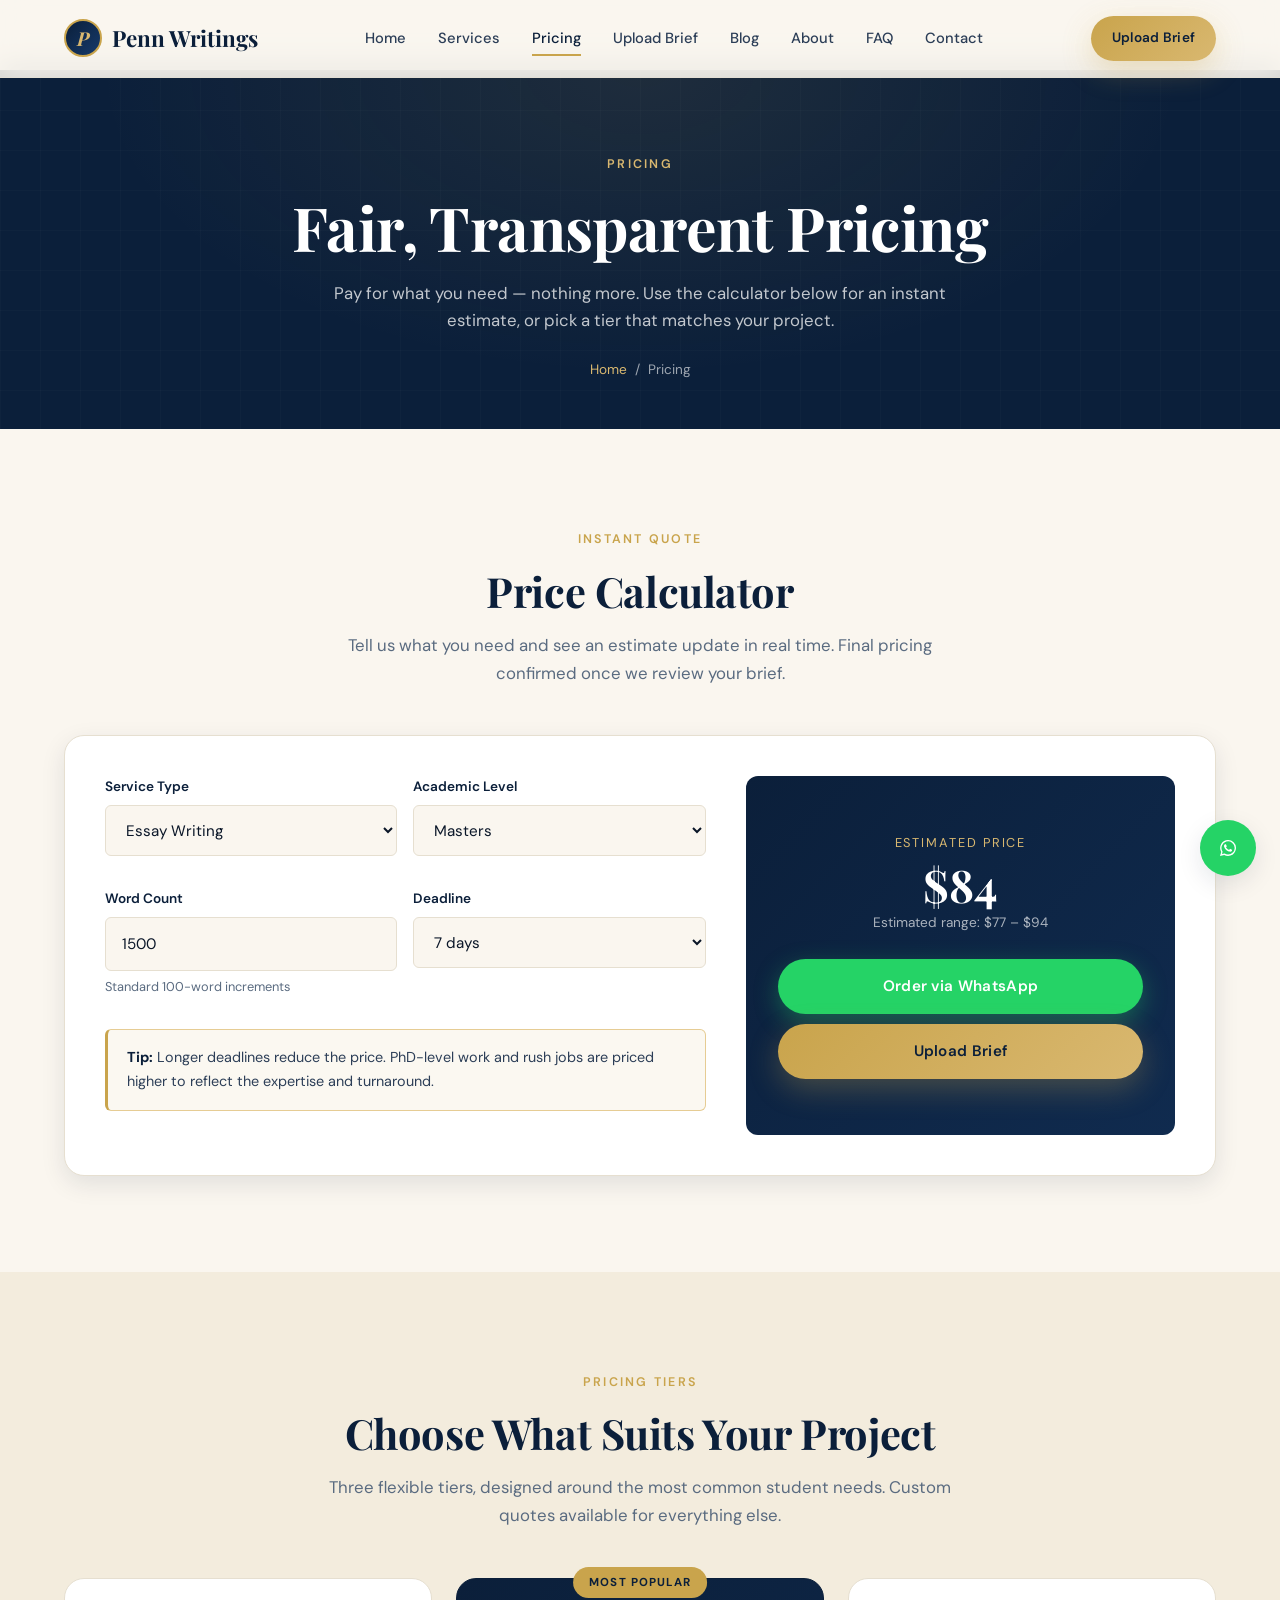
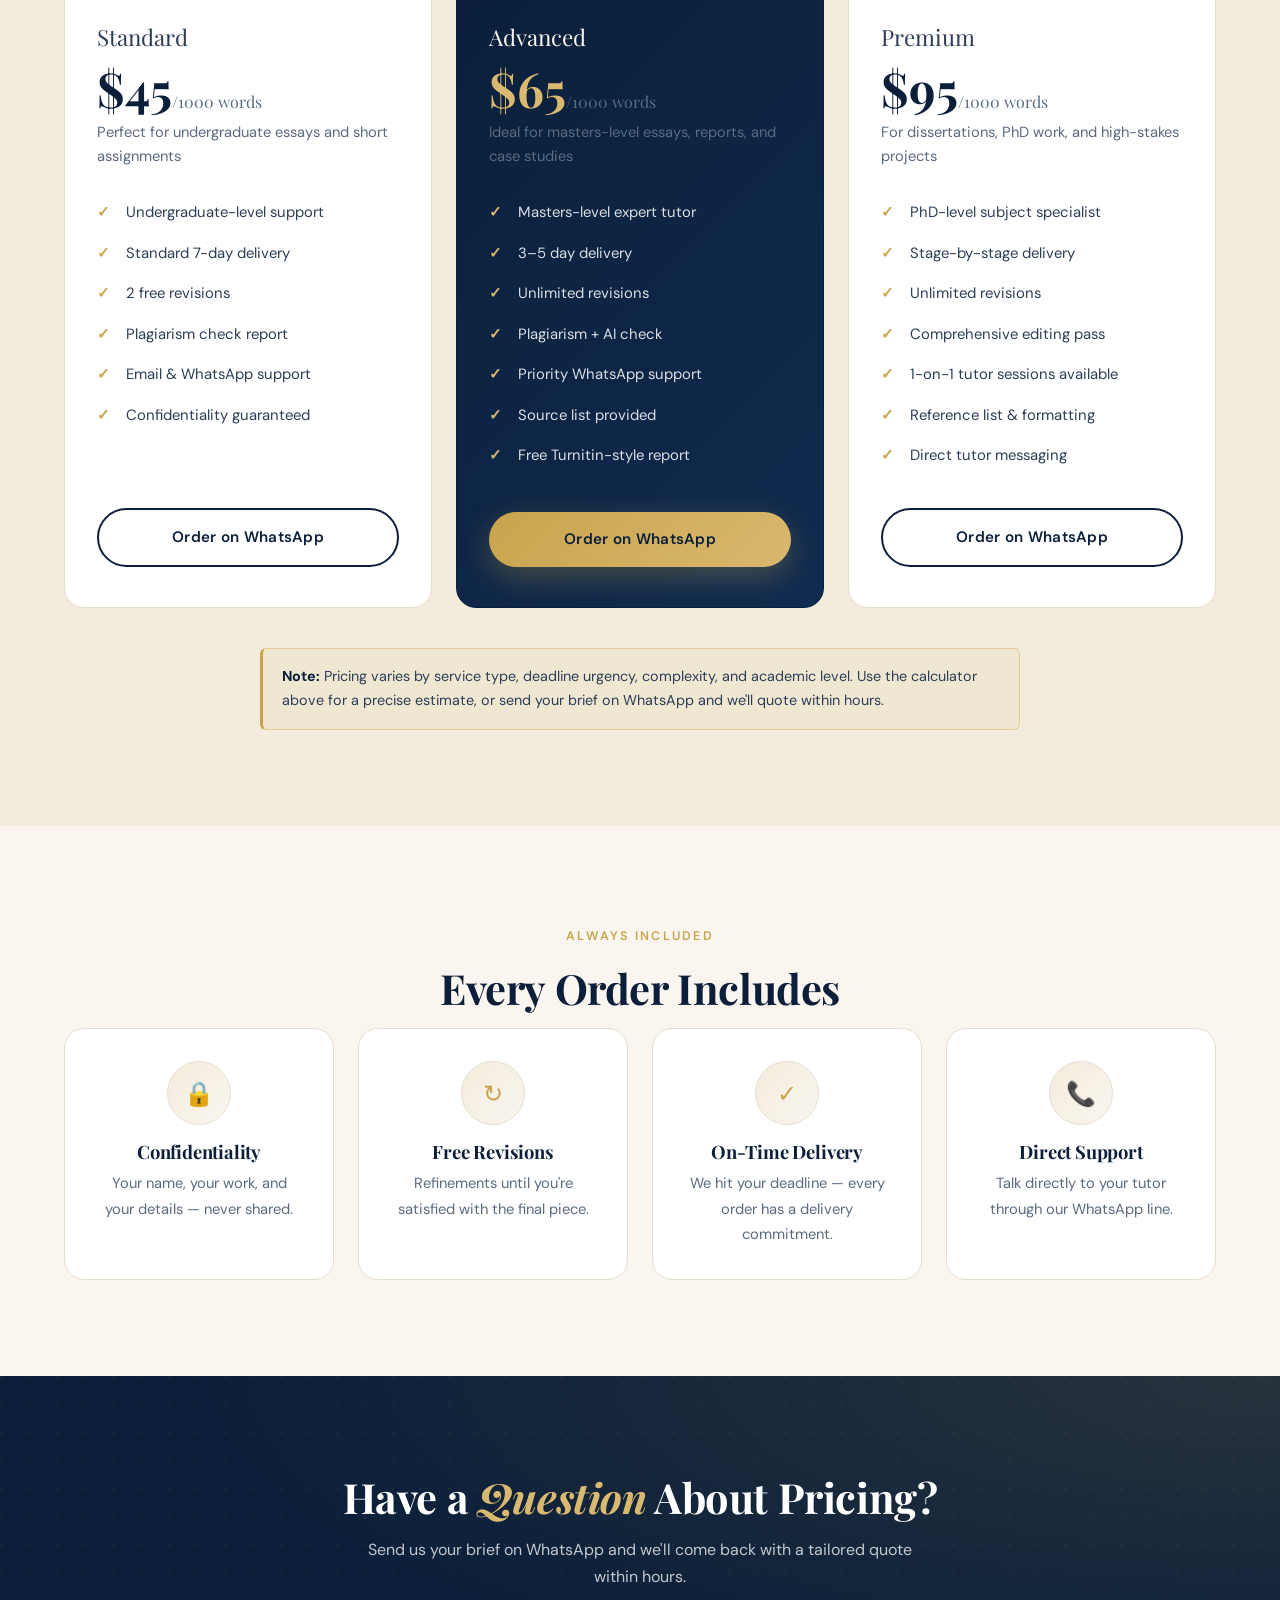
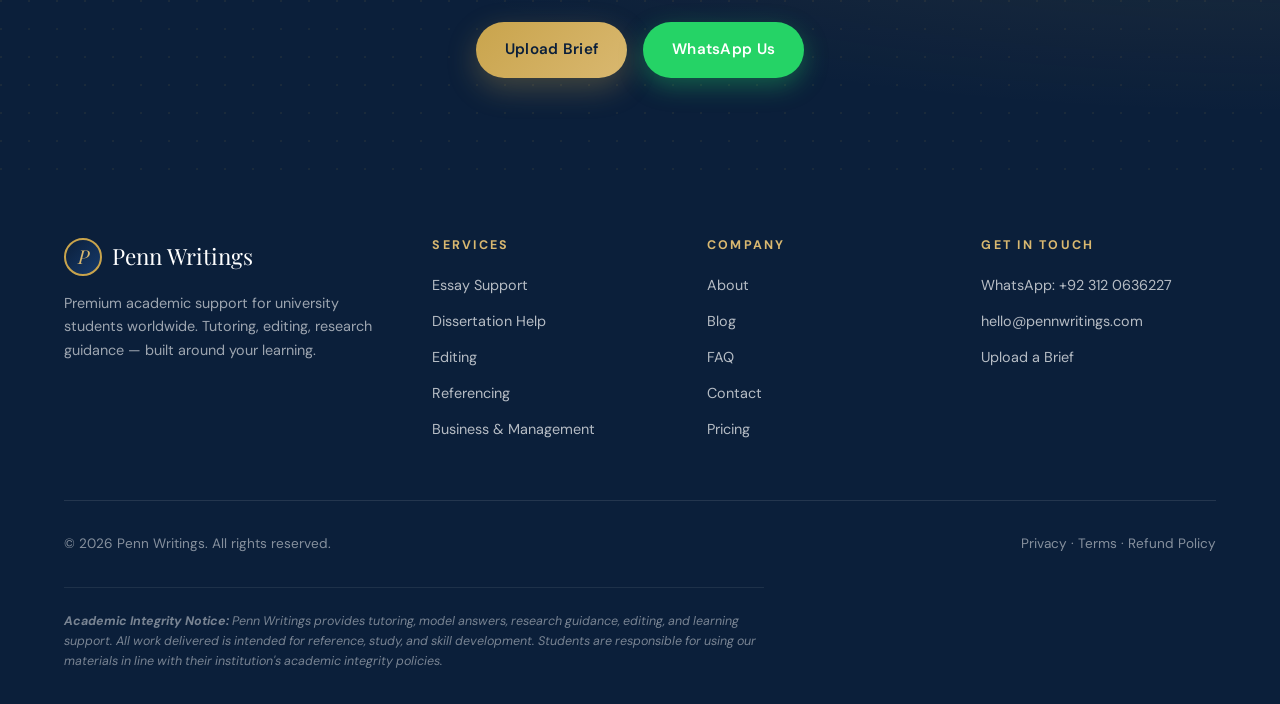
<file: pricing.html>
<!DOCTYPE html>
<html lang="en">
<head>
<meta charset="UTF-8" />
<meta name="viewport" content="width=device-width, initial-scale=1.0" />
<title>Pricing & Price Calculator — Affordable Academic Help | Penn Writings</title>
<meta name="description" content="Transparent pricing for academic support. Use our interactive calculator to estimate the cost based on word count, deadline, academic level and service type." />
<meta property="og:title" content="Pricing | Penn Writings" />
<meta property="og:description" content="Three pricing tiers plus an interactive cost calculator. WhatsApp ordering for fast quotes." />

<link rel="preconnect" href="https://fonts.googleapis.com" />
<link rel="preconnect" href="https://fonts.gstatic.com" crossorigin />
<link href="https://fonts.googleapis.com/css2?family=Playfair+Display:ital,wght@0,400;0,600;0,700;1,400;1,700&family=DM+Sans:wght@400;500;600;700&display=swap" rel="stylesheet" />
<style>
/* ==========================================================================
   PENN WRITINGS — Premium Academic Support Website
   Shared stylesheet (assets/css/style.css)
   ========================================================================== */

/* --------------------------------------------------------------------------
   1. DESIGN TOKENS
   -------------------------------------------------------------------------- */
:root {
  /* Brand colours */
  --navy-900: #0b1f3a;
  --navy-800: #102b4f;
  --navy-700: #163a6b;
  --navy-600: #1e4a82;
  --gold-500: #c9a44c;
  --gold-400: #d9b870;
  --gold-300: #e6cc94;
  --cream-100: #faf6ef;
  --cream-200: #f3ecdd;
  --white: #ffffff;
  --ink-900: #0a1628;
  --ink-700: #2c3e57;
  --ink-500: #5a6b80;
  --ink-300: #a8b3c2;
  --line: #e6dfd0;
  --success: #2f8f63;
  --danger: #c94a4a;

  /* Typography */
  --font-display: "Playfair Display", "Cormorant Garamond", Georgia, serif;
  --font-body: "DM Sans", "Inter", -apple-system, BlinkMacSystemFont, sans-serif;

  /* Spacing & sizing */
  --container: 1200px;
  --radius-sm: 6px;
  --radius-md: 12px;
  --radius-lg: 20px;
  --radius-pill: 999px;

  /* Shadows */
  --shadow-sm: 0 2px 8px rgba(11, 31, 58, 0.06);
  --shadow-md: 0 8px 24px rgba(11, 31, 58, 0.10);
  --shadow-lg: 0 20px 60px rgba(11, 31, 58, 0.18);
  --shadow-gold: 0 10px 30px rgba(201, 164, 76, 0.30);

  /* Motion */
  --ease: cubic-bezier(0.4, 0, 0.2, 1);
  --ease-out: cubic-bezier(0.16, 1, 0.3, 1);
  --t-fast: 200ms;
  --t-mid: 400ms;
  --t-slow: 700ms;
}

/* --------------------------------------------------------------------------
   2. RESET & BASE
   -------------------------------------------------------------------------- */
*, *::before, *::after { box-sizing: border-box; margin: 0; padding: 0; }

html {
  scroll-behavior: smooth;
  -webkit-text-size-adjust: 100%;
}

body {
  font-family: var(--font-body);
  font-size: 16px;
  line-height: 1.65;
  color: var(--ink-700);
  background: var(--cream-100);
  overflow-x: hidden;
  -webkit-font-smoothing: antialiased;
  padding-top: 70px;
  -moz-osx-font-smoothing: grayscale;
}

img, svg { max-width: 100%; display: block; }
a { color: inherit; text-decoration: none; transition: color var(--t-fast) var(--ease); }
button { font: inherit; cursor: pointer; border: none; background: none; }
input, textarea, select { font: inherit; color: inherit; }

h1, h2, h3, h4, h5, h6 {
  font-family: var(--font-display);
  font-weight: 700;
  color: var(--navy-900);
  line-height: 1.2;
  letter-spacing: -0.01em;
}

h1 { font-size: clamp(2.2rem, 5vw, 3.8rem); }
h2 { font-size: clamp(1.8rem, 3.5vw, 2.6rem); }
h3 { font-size: clamp(1.3rem, 2.2vw, 1.6rem); }
h4 { font-size: 1.15rem; }

p { margin-bottom: 1rem; }

/* Focus states for accessibility */
:focus-visible {
  outline: 2px solid var(--gold-500);
  outline-offset: 3px;
  border-radius: 3px;
}

/* Reduced motion */
@media (prefers-reduced-motion: reduce) {
  *, *::before, *::after {
    animation-duration: 0.01ms !important;
    transition-duration: 0.01ms !important;
    scroll-behavior: auto !important;
  }
}

/* --------------------------------------------------------------------------
   3. UTILITIES
   -------------------------------------------------------------------------- */
.container {
  width: 100%;
  max-width: var(--container);
  margin: 0 auto;
  padding: 0 1.5rem;
}

.section { padding: clamp(3rem, 8vw, 6rem) 0; }
.section-sm { padding: clamp(2rem, 5vw, 3.5rem) 0; }

.text-center { text-align: center; }
.text-gold { color: var(--gold-500); }
.text-navy { color: var(--navy-900); }

.eyebrow {
  display: inline-block;
  font-family: var(--font-body);
  font-size: 0.78rem;
  font-weight: 600;
  letter-spacing: 0.18em;
  text-transform: uppercase;
  color: var(--gold-500);
  margin-bottom: 1rem;
  position: relative;
  padding-left: 2.5rem;
}
.eyebrow::before {
  content: "";
  position: absolute;
  left: 0; top: 50%;
  width: 2rem; height: 1px;
  background: var(--gold-500);
}
.eyebrow.center { padding-left: 0; }
.eyebrow.center::before { display: none; }

.section-title {
  text-align: center;
  margin-bottom: 1rem;
}
.section-subtitle {
  text-align: center;
  max-width: 640px;
  margin: 0 auto 3rem;
  color: var(--ink-500);
  font-size: 1.05rem;
}

/* Centered section header wrapper used on inner pages */
.section-head {
  text-align: center;
  max-width: 720px;
  margin: 0 auto 3rem;
}
.section-head .eyebrow { padding-left: 0; }
.section-head .eyebrow::before { display: none; }
.section-head h2 { margin-bottom: 1rem; }
.section-head p { color: var(--ink-500); font-size: 1.02rem; line-height: 1.7; }

/* FAQ page section labels */
.faq-section {
  text-align: center;
  margin-bottom: 2.5rem;
}
.faq-section .eyebrow { padding-left: 0; }
.faq-section .eyebrow::before { display: none; }
.faq-section h2 { margin-bottom: 0; }

/* --------------------------------------------------------------------------
   4. BUTTONS
   -------------------------------------------------------------------------- */
.btn {
  display: inline-flex;
  align-items: center;
  justify-content: center;
  gap: 0.5rem;
  padding: 0.95rem 1.8rem;
  font-family: var(--font-body);
  font-weight: 600;
  font-size: 0.95rem;
  letter-spacing: 0.02em;
  border-radius: var(--radius-pill);
  transition: all var(--t-mid) var(--ease);
  cursor: pointer;
  position: relative;
  overflow: hidden;
  white-space: nowrap;
}

.btn-primary {
  background: linear-gradient(135deg, var(--gold-500), var(--gold-400));
  color: var(--navy-900);
  box-shadow: var(--shadow-gold);
}
.btn-primary:hover {
  transform: translateY(-2px);
  box-shadow: 0 14px 40px rgba(201, 164, 76, 0.45);
}

.btn-secondary {
  background: var(--navy-900);
  color: var(--white);
  box-shadow: var(--shadow-md);
}
.btn-secondary:hover {
  background: var(--navy-700);
  transform: translateY(-2px);
}

.btn-outline {
  background: transparent;
  color: var(--navy-900);
  border: 2px solid var(--navy-900);
}
.btn-outline:hover {
  background: var(--navy-900);
  color: var(--white);
}

.btn-whatsapp {
  background: #25d366;
  color: white;
  box-shadow: 0 8px 24px rgba(37, 211, 102, 0.35);
}
.btn-whatsapp:hover {
  background: #1ebe5a;
  transform: translateY(-2px);
}

.btn-block { width: 100%; }
.btn-sm { padding: 0.7rem 1.3rem; font-size: 0.85rem; }

/* --------------------------------------------------------------------------
   5. HEADER / NAVIGATION
   -------------------------------------------------------------------------- */
.site-header {
  position: fixed;
  top: 0;
  left: 0;
  right: 0;
  z-index: 1000;
  background: rgba(250, 246, 239, 0.85);
  backdrop-filter: blur(14px);
  -webkit-backdrop-filter: blur(14px);
  border-bottom: 1px solid rgba(230, 223, 208, 0.6);
  transition: all var(--t-mid) var(--ease);
}
.site-header.scrolled {
  background: rgba(255, 255, 255, 0.95);
  box-shadow: var(--shadow-sm);
}

.nav-wrap {
  display: flex;
  align-items: center;
  justify-content: space-between;
  padding: 1rem 1.5rem;
  max-width: var(--container);
  margin: 0 auto;
}

.logo {
  display: flex;
  align-items: center;
  gap: 0.6rem;
  font-family: var(--font-display);
  font-size: 1.4rem;
  font-weight: 700;
  color: var(--navy-900);
}
.logo-mark {
  width: 38px; height: 38px;
  background: linear-gradient(135deg, var(--navy-900), var(--navy-700));
  color: var(--gold-400);
  border-radius: 50%;
  display: grid; place-items: center;
  font-family: var(--font-display);
  font-style: italic;
  font-size: 1.2rem;
  border: 2px solid var(--gold-500);
}

.nav-menu {
  display: flex;
  align-items: center;
  gap: 2rem;
  list-style: none;
}
.nav-menu a {
  font-size: 0.92rem;
  font-weight: 500;
  color: var(--ink-700);
  position: relative;
  padding: 0.5rem 0;
}
.nav-menu a::after {
  content: "";
  position: absolute;
  bottom: 0; left: 0;
  width: 0; height: 2px;
  background: var(--gold-500);
  transition: width var(--t-mid) var(--ease);
}
.nav-menu a:hover, .nav-menu a.active {
  color: var(--navy-900);
}
.nav-menu a:hover::after, .nav-menu a.active::after {
  width: 100%;
}

.nav-cta {
  display: flex;
  align-items: center;
  gap: 0.75rem;
}

.hamburger {
  display: none;
  width: 36px; height: 36px;
  flex-direction: column;
  justify-content: center;
  align-items: center;
  gap: 5px;
  z-index: 1010;
  position: relative;
}
.hamburger span {
  display: block;
  width: 22px; height: 2px;
  background: var(--navy-900);
  border-radius: 2px;
  transition: all var(--t-mid) var(--ease);
}
.hamburger.active span:nth-child(1) { transform: translateY(7px) rotate(45deg); }
.hamburger.active span:nth-child(2) { opacity: 0; }
.hamburger.active span:nth-child(3) { transform: translateY(-7px) rotate(-45deg); }

@media (max-width: 960px) {
  .nav-menu {
    position: fixed;
    top: 0; left: 0; right: 0; bottom: 0;
    background: var(--navy-900);
    flex-direction: column;
    justify-content: center;
    align-items: center;
    gap: 2.2rem;
    z-index: 1005;
    transform: translateX(100%);
    transition: transform var(--t-slow) var(--ease-out);
    padding: 5rem 2rem 2rem;
  }
  .nav-menu.open { transform: translateX(0); }
  .nav-menu a { font-size: 1.5rem; font-family: var(--font-display); color: var(--cream-100); font-weight: 700; }
  .nav-menu a::after { background: var(--gold-500); }
  .nav-menu a:hover, .nav-menu a.active { color: var(--gold-400); }
  .hamburger { display: flex; }
  .hamburger.active span { background: var(--white); }
  .nav-cta .btn { display: none; }
}

/* --------------------------------------------------------------------------
   6. HERO
   -------------------------------------------------------------------------- */
.hero {
  position: relative;
  padding: clamp(4rem, 10vw, 7rem) 0 clamp(3rem, 8vw, 5rem);
  background:
    radial-gradient(ellipse at top right, rgba(201, 164, 76, 0.12), transparent 50%),
    radial-gradient(ellipse at bottom left, rgba(22, 58, 107, 0.08), transparent 50%),
    var(--cream-100);
  overflow: hidden;
}

.hero::before {
  content: "";
  position: absolute;
  inset: 0;
  background-image:
    radial-gradient(circle at 1px 1px, rgba(11, 31, 58, 0.06) 1px, transparent 0);
  background-size: 32px 32px;
  opacity: 0.5;
  pointer-events: none;
}

.hero-grid {
  display: grid;
  grid-template-columns: 1.1fr 0.9fr;
  gap: 4rem;
  align-items: center;
  position: relative;
}

.hero-content { position: relative; z-index: 2; }

.hero-content h1 {
  margin-bottom: 1.5rem;
  letter-spacing: -0.02em;
}
.hero-content h1 .accent {
  color: var(--gold-500);
  font-style: italic;
  position: relative;
  display: inline-block;
}
.hero-content h1 .accent::after {
  content: "";
  position: absolute;
  bottom: 8px; left: 0;
  width: 100%; height: 8px;
  background: var(--gold-300);
  z-index: -1;
  opacity: 0.5;
}

.hero-lead {
  font-size: clamp(1rem, 1.5vw, 1.15rem);
  color: var(--ink-500);
  margin-bottom: 2rem;
  max-width: 520px;
}

.hero-actions {
  display: flex;
  flex-wrap: wrap;
  gap: 1rem;
  margin-bottom: 3rem;
}

.hero-stats {
  display: grid;
  grid-template-columns: repeat(3, 1fr);
  gap: 1.5rem;
  padding-top: 2rem;
  border-top: 1px solid var(--line);
}
.stat-num {
  font-family: var(--font-display);
  font-size: 2rem;
  font-weight: 700;
  color: var(--navy-900);
  line-height: 1;
}
.stat-label {
  font-size: 0.82rem;
  color: var(--ink-500);
  margin-top: 0.4rem;
  letter-spacing: 0.04em;
}

/* Hero visual */
.hero-visual {
  position: relative;
  height: 520px;
}
.hero-card {
  position: absolute;
  background: white;
  border-radius: var(--radius-lg);
  box-shadow: var(--shadow-lg);
  padding: 1.5rem;
  border: 1px solid var(--line);
}
.hero-card-1 {
  top: 0; right: 0;
  width: 280px;
  animation: float 6s ease-in-out infinite;
}
.hero-card-2 {
  bottom: 30px; left: 0;
  width: 260px;
  animation: float 6s ease-in-out infinite 1.5s;
}
.hero-card-3 {
  top: 50%; left: 50%;
  transform: translate(-50%, -50%);
  width: 220px;
  background: var(--navy-900);
  color: white;
  text-align: center;
}

@keyframes float {
  0%, 100% { transform: translateY(0); }
  50% { transform: translateY(-12px); }
}

.hero-card-3 { animation: float 6s ease-in-out infinite 0.75s; }
.hero-card-3 h4 { color: var(--gold-400); margin-bottom: 0.5rem; }
.hero-card-3 p { color: var(--cream-200); font-size: 0.85rem; margin: 0; }

.hero-card-icon {
  width: 44px; height: 44px;
  border-radius: 12px;
  background: var(--cream-200);
  color: var(--navy-900);
  display: grid; place-items: center;
  margin-bottom: 0.8rem;
  font-size: 1.2rem;
}
.hero-card h4 { margin-bottom: 0.3rem; font-size: 1rem; }
.hero-card p { font-size: 0.85rem; color: var(--ink-500); margin: 0; }

@media (max-width: 900px) {
  .hero-grid { grid-template-columns: 1fr; gap: 3rem; }
  .hero-visual { height: 400px; max-width: 460px; margin: 0 auto; }
}
@media (max-width: 480px) {
  .hero-stats { grid-template-columns: repeat(3, 1fr); gap: 0.8rem; }
  .stat-num { font-size: 1.4rem; }
  .stat-label { font-size: 0.7rem; }
}

/* --------------------------------------------------------------------------
   7. PAGE HEADER (for inner pages)
   -------------------------------------------------------------------------- */
.page-header {
  position: relative;
  padding: clamp(3rem, 7vw, 5rem) 0 clamp(2rem, 5vw, 3rem);
  background:
    radial-gradient(ellipse at top, rgba(201, 164, 76, 0.10), transparent 60%),
    var(--navy-900);
  color: var(--cream-100);
  overflow: hidden;
}
.page-header::before {
  content: "";
  position: absolute;
  inset: 0;
  background-image:
    linear-gradient(rgba(255,255,255,0.03) 1px, transparent 1px),
    linear-gradient(90deg, rgba(255,255,255,0.03) 1px, transparent 1px);
  background-size: 40px 40px;
  opacity: 0.6;
}
.page-header > .container { position: relative; z-index: 2; text-align: center; }
.page-header h1 { color: var(--white); margin-bottom: 1rem; }
.page-header .eyebrow { color: var(--gold-400); }
.page-header p { color: rgba(255,255,255,0.75); max-width: 640px; margin: 0 auto; font-size: 1.05rem; }

.breadcrumbs {
  display: flex;
  justify-content: center;
  gap: 0.5rem;
  font-size: 0.85rem;
  margin-top: 1.5rem;
  color: rgba(255,255,255,0.6);
}
.breadcrumbs a { color: var(--gold-400); }
.breadcrumbs a:hover { color: var(--gold-300); }

/* --------------------------------------------------------------------------
   8. CARD GRIDS / SERVICES
   -------------------------------------------------------------------------- */
.grid {
  display: grid;
  grid-template-columns: repeat(auto-fit, minmax(280px, 1fr));
  gap: 1.5rem;
}
.grid-2 { grid-template-columns: repeat(2, 1fr); }
.grid-3 { grid-template-columns: repeat(3, 1fr); }
.grid-4 { grid-template-columns: repeat(4, 1fr); }
@media (max-width: 900px) {
  .grid-2, .grid-3, .grid-4 { grid-template-columns: repeat(2, 1fr); }
}
@media (max-width: 560px) {
  .grid-2, .grid-3, .grid-4 { grid-template-columns: 1fr; }
}

/* Two-column story layout */
.two-col {
  display: grid;
  grid-template-columns: 1fr 1fr;
  gap: 3rem;
  align-items: center;
}
@media (max-width: 900px) {
  .two-col { grid-template-columns: 1fr; gap: 2rem; }
}

/* Story visual block */
.story-visual {
  display: grid;
  grid-template-columns: 1fr 1fr;
  gap: 1rem;
  background: var(--cream-100);
  padding: 2rem;
  border-radius: var(--radius-lg);
  border: 1px solid var(--line);
}
.story-stat {
  background: white;
  padding: 1.5rem 1.25rem;
  border-radius: var(--radius-md);
  border: 1px solid var(--line);
  text-align: center;
  transition: transform 0.3s ease, box-shadow 0.3s ease;
}
.story-stat:hover { transform: translateY(-3px); box-shadow: var(--shadow-md); }
.story-stat .stat-num {
  display: block;
  font-family: var(--font-display);
  font-size: 2rem;
  color: var(--navy-900);
  font-weight: 700;
  margin-bottom: 0.3rem;
}
.story-stat .stat-num .plus { color: var(--gold-500); }
.story-stat .stat-label {
  font-size: 0.78rem;
  color: var(--ink-500);
  text-transform: uppercase;
  letter-spacing: 0.06em;
  font-weight: 600;
}

/* Integrity statement block */
.integrity-block {
  max-width: 820px;
  margin: 0 auto;
  background: white;
  padding: clamp(2rem, 4vw, 3rem);
  border-radius: var(--radius-lg);
  border: 1px solid var(--line);
  border-left: 4px solid var(--gold-500);
}
.integrity-block h2 { margin-bottom: 1.25rem; }
.integrity-block p {
  color: var(--ink-700);
  line-height: 1.8;
  margin-bottom: 1rem;
}

.service-card {
  background: white;
  border: 1px solid var(--line);
  border-radius: var(--radius-lg);
  padding: 2rem;
  transition: all var(--t-mid) var(--ease);
  position: relative;
  overflow: hidden;
  cursor: pointer;
}
.service-card::before {
  content: "";
  position: absolute;
  top: 0; left: 0;
  width: 100%; height: 4px;
  background: linear-gradient(90deg, var(--gold-500), var(--gold-400));
  transform: scaleX(0);
  transform-origin: left;
  transition: transform var(--t-mid) var(--ease);
}
.service-card:hover {
  transform: translateY(-6px);
  box-shadow: var(--shadow-lg);
  border-color: var(--gold-300);
}
.service-card:hover::before { transform: scaleX(1); }

.service-icon {
  width: 56px; height: 56px;
  border-radius: 14px;
  background: linear-gradient(135deg, var(--cream-200), var(--cream-100));
  color: var(--navy-900);
  display: grid; place-items: center;
  font-size: 1.5rem;
  margin-bottom: 1.2rem;
  border: 1px solid var(--line);
  transition: all var(--t-mid) var(--ease);
}
.service-card:hover .service-icon {
  background: linear-gradient(135deg, var(--navy-900), var(--navy-700));
  color: var(--gold-400);
  transform: rotate(-5deg) scale(1.05);
}

.service-card h3 { margin-bottom: 0.6rem; font-size: 1.25rem; }
.service-card p { color: var(--ink-500); font-size: 0.95rem; margin-bottom: 1.2rem; }

.service-card .learn-more {
  font-weight: 600;
  font-size: 0.88rem;
  color: var(--navy-900);
  display: inline-flex;
  align-items: center;
  gap: 0.4rem;
  transition: gap var(--t-fast) var(--ease);
}
.service-card:hover .learn-more {
  color: var(--gold-500);
  gap: 0.7rem;
}

/* Service tags / filters */
.tag-filters {
  display: flex;
  flex-wrap: wrap;
  gap: 0.5rem;
  justify-content: center;
  margin-bottom: 2.5rem;
}
.tag {
  padding: 0.55rem 1.2rem;
  border: 1px solid var(--line);
  background: white;
  border-radius: var(--radius-pill);
  font-size: 0.85rem;
  font-weight: 500;
  color: var(--ink-700);
  transition: all var(--t-fast) var(--ease);
}
.tag:hover { border-color: var(--gold-500); color: var(--navy-900); }
.tag.active {
  background: var(--navy-900);
  color: var(--white);
  border-color: var(--navy-900);
}

/* --------------------------------------------------------------------------
   9. PRICING
   -------------------------------------------------------------------------- */
.pricing-grid {
  display: grid;
  grid-template-columns: repeat(3, 1fr);
  gap: 1.5rem;
  align-items: stretch;
}
@media (max-width: 900px) {
  .pricing-grid { grid-template-columns: 1fr; max-width: 460px; margin: 0 auto; }
}

.price-card {
  background: white;
  border: 1px solid var(--line);
  border-radius: var(--radius-lg);
  padding: 2.5rem 2rem;
  position: relative;
  transition: all var(--t-mid) var(--ease);
  display: flex;
  flex-direction: column;
}
.price-card:hover {
  transform: translateY(-4px);
  box-shadow: var(--shadow-lg);
}
.price-card.featured {
  background: linear-gradient(135deg, var(--navy-900), var(--navy-800));
  color: var(--cream-100);
  border-color: var(--navy-900);
  transform: scale(1.03);
}
.price-card.featured h3 { color: var(--white); }
.price-card.featured .price-num { color: var(--gold-400); }
.price-card.featured .price-features li { color: rgba(255,255,255,0.85); }
.price-card.featured .price-features li::before { color: var(--gold-400); }

.featured-badge {
  position: absolute;
  top: -12px; left: 50%;
  transform: translateX(-50%);
  background: var(--gold-500);
  color: var(--navy-900);
  font-size: 0.72rem;
  font-weight: 700;
  letter-spacing: 0.1em;
  padding: 0.4rem 1rem;
  border-radius: var(--radius-pill);
  text-transform: uppercase;
}

.price-tier {
  font-family: var(--font-display);
  font-size: 1.4rem;
  margin-bottom: 0.5rem;
}
.price-num {
  font-family: var(--font-display);
  font-size: 3rem;
  font-weight: 700;
  color: var(--navy-900);
  line-height: 1;
}
.price-num small { font-size: 1rem; color: var(--ink-500); font-weight: 400; }
.price-desc { color: var(--ink-500); font-size: 0.92rem; margin: 0.5rem 0 1.5rem; }

.price-features {
  list-style: none;
  margin-bottom: 2rem;
  flex: 1;
}
.price-features li {
  padding: 0.5rem 0 0.5rem 1.8rem;
  position: relative;
  font-size: 0.93rem;
}
.price-features li::before {
  content: "✓";
  position: absolute;
  left: 0; top: 0.5rem;
  color: var(--gold-500);
  font-weight: 700;
}

/* Price calculator */
.calculator {
  background: white;
  border-radius: var(--radius-lg);
  padding: clamp(1.5rem, 4vw, 2.5rem);
  box-shadow: var(--shadow-md);
  border: 1px solid var(--line);
  display: grid;
  grid-template-columns: 1.4fr 1fr;
  gap: 2.5rem;
}
@media (max-width: 800px) {
  .calculator { grid-template-columns: 1fr; gap: 1.5rem; }
}

.calc-form .form-row {
  display: grid;
  grid-template-columns: 1fr 1fr;
  gap: 1rem;
  margin-bottom: 1rem;
}
@media (max-width: 480px) {
  .calc-form .form-row { grid-template-columns: 1fr; }
}

.calc-result {
  background: linear-gradient(135deg, var(--navy-900), var(--navy-800));
  color: var(--cream-100);
  border-radius: var(--radius-md);
  padding: 2rem;
  display: flex;
  flex-direction: column;
  justify-content: center;
  text-align: center;
}
.calc-result .label {
  font-size: 0.8rem;
  letter-spacing: 0.15em;
  text-transform: uppercase;
  color: var(--gold-400);
  margin-bottom: 0.6rem;
}
.calc-result .price {
  font-family: var(--font-display);
  font-size: 2.8rem;
  font-weight: 700;
  color: var(--white);
  line-height: 1;
  margin-bottom: 0.3rem;
}
.calc-result .price-range {
  font-size: 0.85rem;
  color: rgba(255,255,255,0.65);
  margin-bottom: 1.5rem;
}

/* --------------------------------------------------------------------------
   10. FORMS
   -------------------------------------------------------------------------- */
.form-group {
  margin-bottom: 1rem;
}
.form-label {
  display: block;
  font-size: 0.85rem;
  font-weight: 600;
  color: var(--navy-900);
  margin-bottom: 0.4rem;
}
.form-label .req { color: var(--danger); }

.form-input,
.form-select,
.form-textarea {
  width: 100%;
  padding: 0.85rem 1rem;
  border: 1.5px solid var(--line);
  border-radius: var(--radius-sm);
  background: var(--cream-100);
  font-size: 0.95rem;
  color: var(--ink-900);
  transition: all var(--t-fast) var(--ease);
  font-family: var(--font-body);
}
.form-input:focus,
.form-select:focus,
.form-textarea:focus {
  outline: none;
  border-color: var(--gold-500);
  background: white;
  box-shadow: 0 0 0 3px rgba(201, 164, 76, 0.15);
}

.form-textarea { resize: vertical; min-height: 120px; }

.form-help {
  font-size: 0.8rem;
  color: var(--ink-500);
  margin-top: 0.3rem;
}

.form-error {
  color: var(--danger);
  font-size: 0.82rem;
  margin-top: 0.3rem;
  display: none;
}
.form-group.has-error .form-input,
.form-group.has-error .form-select,
.form-group.has-error .form-textarea { border-color: var(--danger); }
.form-group.has-error .form-error { display: block; }

/* Reusable form-field / form-row pattern (used on contact + alt forms) */
.brief-form {
  background: white;
  padding: clamp(1.5rem, 4vw, 2.5rem);
  border-radius: var(--radius-lg);
  border: 1px solid var(--line);
  box-shadow: var(--shadow-sm);
  margin-top: 1.5rem;
}
.form-row {
  display: grid;
  grid-template-columns: 1fr 1fr;
  gap: 1.25rem;
}
@media (max-width: 600px) {
  .form-row { grid-template-columns: 1fr; }
}
.form-field {
  display: flex;
  flex-direction: column;
  margin-bottom: 1.25rem;
}
.form-field label {
  font-size: 0.85rem;
  font-weight: 600;
  color: var(--ink-900);
  margin-bottom: 0.4rem;
  letter-spacing: 0.01em;
}
.form-field input,
.form-field select,
.form-field textarea {
  padding: 0.85rem 1rem;
  border: 1px solid var(--line);
  border-radius: var(--radius-sm);
  background: white;
  font-family: var(--font-body);
  font-size: 0.95rem;
  color: var(--ink-900);
  transition: border-color 0.2s ease, box-shadow 0.2s ease;
}
.form-field input:focus,
.form-field select:focus,
.form-field textarea:focus {
  outline: none;
  border-color: var(--gold-500);
  box-shadow: 0 0 0 3px rgba(201, 164, 76, 0.12);
}
.form-field textarea { resize: vertical; min-height: 120px; }
.form-field input.has-error,
.form-field select.has-error,
.form-field textarea.has-error { border-color: var(--danger); }

/* Contact page layout */
.contact-layout {
  display: grid;
  grid-template-columns: 1.4fr 1fr;
  gap: 2.5rem;
  align-items: start;
}
@media (max-width: 900px) {
  .contact-layout { grid-template-columns: 1fr; }
}
.contact-form-wrap h2 { margin-bottom: 0.5rem; }
.contact-form-wrap > p { color: var(--ink-500); margin-bottom: 1.5rem; }
.contact-info {
  display: flex;
  flex-direction: column;
  gap: 1.25rem;
}
.contact-card {
  background: white;
  padding: 1.5rem;
  border-radius: var(--radius-md);
  border: 1px solid var(--line);
  transition: transform 0.3s ease, box-shadow 0.3s ease;
}
.contact-card:hover { transform: translateY(-2px); box-shadow: var(--shadow-md); }
.contact-card.primary {
  background: linear-gradient(135deg, var(--navy-900), var(--navy-800));
  color: var(--cream-100);
  border-color: transparent;
}
.contact-card.primary h4 { color: white; }
.contact-card.primary p { color: rgba(255,255,255,0.78); }
.contact-icon {
  width: 44px; height: 44px;
  border-radius: 50%;
  display: grid; place-items: center;
  background: rgba(201, 164, 76, 0.15);
  color: var(--gold-500);
  font-size: 1.1rem;
  margin-bottom: 1rem;
}
.contact-icon.dark {
  background: var(--navy-900);
  color: var(--gold-500);
}
.contact-card h4 { margin-bottom: 0.4rem; font-size: 1.05rem; }
.contact-card p { font-size: 0.9rem; color: var(--ink-500); line-height: 1.65; margin-bottom: 0.9rem; }
.contact-card p:last-child { margin-bottom: 0; }
.contact-link {
  display: inline-block;
  font-weight: 600;
  color: var(--navy-900);
  border-bottom: 1px solid var(--gold-500);
  padding-bottom: 2px;
}
.contact-link:hover { color: var(--gold-500); }

/* File drop zone */
.dropzone {
  border: 2px dashed var(--line);
  border-radius: var(--radius-md);
  padding: 2.5rem 1.5rem;
  text-align: center;
  background: var(--cream-100);
  cursor: pointer;
  transition: all var(--t-mid) var(--ease);
}
.dropzone:hover, .dropzone.dragover {
  border-color: var(--gold-500);
  background: rgba(201, 164, 76, 0.05);
}
.dropzone-icon {
  width: 56px; height: 56px;
  border-radius: 50%;
  background: white;
  color: var(--gold-500);
  display: grid; place-items: center;
  font-size: 1.5rem;
  margin: 0 auto 1rem;
  border: 1px solid var(--line);
}
.dropzone h4 { margin-bottom: 0.4rem; }
.dropzone p { color: var(--ink-500); font-size: 0.88rem; margin: 0; }
.dropzone input[type="file"] { display: none; }

.file-list {
  margin-top: 1rem;
  display: flex;
  flex-direction: column;
  gap: 0.5rem;
}
.file-item {
  display: flex;
  align-items: center;
  justify-content: space-between;
  padding: 0.7rem 1rem;
  background: white;
  border: 1px solid var(--line);
  border-radius: var(--radius-sm);
  font-size: 0.88rem;
}
.file-item .remove-file {
  color: var(--danger);
  font-weight: 600;
  cursor: pointer;
  padding: 0.2rem 0.4rem;
}

/* Form success */
.form-success {
  display: none;
  text-align: center;
  padding: 2rem;
  background: rgba(47, 143, 99, 0.08);
  border: 1px solid var(--success);
  border-radius: var(--radius-md);
  color: var(--success);
}
.form-success.show { display: block; }

/* --------------------------------------------------------------------------
   11. TESTIMONIALS
   -------------------------------------------------------------------------- */
.testimonial-card {
  background: white;
  padding: 2rem;
  border-radius: var(--radius-lg);
  border: 1px solid var(--line);
  position: relative;
}
.testimonial-card::before {
  content: "";
  position: absolute;
  top: 1rem; left: 1.5rem;
  font-family: var(--font-display);
  font-size: 4rem;
  line-height: 1;
  color: var(--gold-300);
  font-style: italic;
}
.testimonial-card blockquote {
  font-style: italic;
  color: var(--ink-700);
  margin: 1.5rem 0 1.5rem;
  position: relative;
  z-index: 1;
}
.testimonial-author {
  display: flex;
  align-items: center;
  gap: 0.8rem;
  padding-top: 1.2rem;
  border-top: 1px solid var(--line);
}
.author-avatar {
  width: 44px; height: 44px;
  border-radius: 50%;
  background: linear-gradient(135deg, var(--navy-900), var(--navy-700));
  color: var(--gold-400);
  display: grid; place-items: center;
  font-family: var(--font-display);
  font-weight: 700;
}
.author-name { font-weight: 600; color: var(--navy-900); font-size: 0.92rem; }
.author-role { font-size: 0.8rem; color: var(--ink-500); }
.stars { color: var(--gold-500); font-size: 0.85rem; margin-bottom: 0.5rem; }

/* --------------------------------------------------------------------------
   12. ACCORDION (FAQ)
   -------------------------------------------------------------------------- */
.accordion {
  display: flex;
  flex-direction: column;
  gap: 0.75rem;
}
.accordion-item {
  background: white;
  border: 1px solid var(--line);
  border-radius: var(--radius-md);
  overflow: hidden;
  transition: all var(--t-fast) var(--ease);
}
.accordion-item:hover { border-color: var(--gold-300); }
.accordion-header {
  width: 100%;
  padding: 1.2rem 1.5rem;
  display: flex;
  align-items: center;
  justify-content: space-between;
  text-align: left;
  font-weight: 600;
  color: var(--navy-900);
  font-size: 1rem;
  font-family: var(--font-body);
}
.accordion-icon {
  width: 24px; height: 24px;
  display: grid; place-items: center;
  border: 1.5px solid var(--gold-500);
  border-radius: 50%;
  color: var(--gold-500);
  flex-shrink: 0;
  margin-left: 1rem;
  transition: all var(--t-mid) var(--ease);
  font-size: 0.9rem;
}
.accordion-item.open .accordion-icon {
  background: var(--gold-500);
  color: var(--white);
  transform: rotate(45deg);
}
.accordion-body {
  max-height: 0;
  overflow: hidden;
  transition: max-height var(--t-mid) var(--ease);
}
.accordion-body-inner {
  padding: 0 1.5rem 1.4rem;
  color: var(--ink-500);
  line-height: 1.7;
}

/* --------------------------------------------------------------------------
   13. BLOG
   -------------------------------------------------------------------------- */
.blog-grid {
  display: grid;
  grid-template-columns: repeat(auto-fit, minmax(300px, 1fr));
  gap: 2rem;
}

.blog-card {
  background: white;
  border-radius: var(--radius-lg);
  overflow: hidden;
  border: 1px solid var(--line);
  transition: all var(--t-mid) var(--ease);
  display: flex;
  flex-direction: column;
}
.blog-card:hover {
  transform: translateY(-4px);
  box-shadow: var(--shadow-lg);
}

.blog-image {
  aspect-ratio: 16/10;
  background: linear-gradient(135deg, var(--navy-900), var(--navy-700));
  position: relative;
  overflow: hidden;
}
.blog-image::after {
  content: "";
  position: absolute;
  inset: 0;
  background: radial-gradient(circle at 30% 30%, rgba(201, 164, 76, 0.4), transparent 60%);
}
.blog-image .badge {
  position: absolute;
  top: 1rem; left: 1rem;
  background: var(--gold-500);
  color: var(--navy-900);
  font-size: 0.72rem;
  font-weight: 700;
  letter-spacing: 0.08em;
  padding: 0.35rem 0.8rem;
  border-radius: var(--radius-pill);
  text-transform: uppercase;
  z-index: 2;
}
.blog-image .blog-icon {
  position: absolute;
  inset: 0;
  display: grid; place-items: center;
  font-family: var(--font-display);
  font-size: 4rem;
  font-style: italic;
  color: var(--gold-400);
  opacity: 0.9;
  z-index: 1;
}

.blog-body { padding: 1.5rem; flex: 1; display: flex; flex-direction: column; }
.blog-meta {
  display: flex;
  gap: 1rem;
  font-size: 0.8rem;
  color: var(--ink-500);
  margin-bottom: 0.8rem;
}
.blog-card h3 {
  font-size: 1.2rem;
  margin-bottom: 0.7rem;
  line-height: 1.3;
}
.blog-card h3 a:hover { color: var(--gold-500); }
.blog-card p { color: var(--ink-500); font-size: 0.92rem; margin-bottom: 1rem; flex: 1; }
.blog-card .read-more {
  font-weight: 600;
  color: var(--navy-900);
  font-size: 0.88rem;
  display: inline-flex;
  gap: 0.4rem;
  align-items: center;
  transition: gap var(--t-fast) var(--ease);
}
.blog-card .read-more:hover { color: var(--gold-500); gap: 0.7rem; }

/* Blog detail */
.blog-detail-layout {
  display: grid;
  grid-template-columns: 1fr 280px;
  gap: 3rem;
  align-items: start;
}
@media (max-width: 900px) {
  .blog-detail-layout { grid-template-columns: 1fr; }
}

.blog-article {
  background: white;
  padding: clamp(1.5rem, 4vw, 3rem);
  border-radius: var(--radius-lg);
  border: 1px solid var(--line);
}
.blog-article h1 { font-size: clamp(1.8rem, 4vw, 2.6rem); margin-bottom: 1rem; }
.article-meta {
  display: flex;
  flex-wrap: wrap;
  gap: 1.25rem;
  font-size: 0.85rem;
  color: var(--ink-500);
  margin-bottom: 1.5rem;
  padding-bottom: 1.25rem;
  border-bottom: 1px solid var(--line);
}
.article-lead {
  font-size: 1.15rem !important;
  line-height: 1.75 !important;
  color: var(--ink-900) !important;
  font-weight: 500;
  margin-bottom: 2rem !important;
}
.blog-article h2 { margin: 2rem 0 1rem; font-size: 1.6rem; }
.blog-article h3 { margin: 1.5rem 0 0.8rem; font-size: 1.25rem; }
.blog-article p { font-size: 1.02rem; line-height: 1.8; color: var(--ink-700); margin-bottom: 1rem; }
.blog-article ul, .blog-article ol { margin: 1rem 0 1rem 1.5rem; }
.blog-article li { margin-bottom: 0.5rem; line-height: 1.7; }
.blog-article blockquote {
  border-left: 3px solid var(--gold-500);
  padding-left: 1.5rem;
  margin: 1.5rem 0;
  font-style: italic;
  color: var(--ink-500);
  font-size: 1.08rem;
}

.blog-sidebar {
  position: sticky;
  top: 100px;
  display: flex;
  flex-direction: column;
  gap: 1.5rem;
}
.sidebar-card {
  background: white;
  padding: 1.5rem;
  border-radius: var(--radius-md);
  border: 1px solid var(--line);
}
.sidebar-card h4 { margin-bottom: 1rem; font-size: 1.05rem; }
.sidebar-card.cta { background: var(--navy-900); color: var(--cream-100); }
.sidebar-card.cta h4 { color: var(--white); }

.toc { list-style: none; }
.toc li { padding: 0.4rem 0; border-bottom: 1px dashed var(--line); }
.toc li:last-child { border: none; }
.toc a { font-size: 0.88rem; color: var(--ink-700); }
.toc a:hover { color: var(--gold-500); }

/* Search bar */
.search-bar {
  display: flex;
  max-width: 540px;
  margin: 0 auto 2rem;
  background: white;
  border: 1.5px solid var(--line);
  border-radius: var(--radius-pill);
  padding: 0.4rem;
  box-shadow: var(--shadow-sm);
}
.search-bar input {
  flex: 1;
  border: none;
  background: transparent;
  padding: 0.6rem 1rem;
  font-size: 0.95rem;
}
.search-bar input:focus { outline: none; }
.search-bar button {
  background: var(--navy-900);
  color: var(--white);
  border-radius: var(--radius-pill);
  padding: 0.6rem 1.4rem;
  font-weight: 600;
  font-size: 0.88rem;
}

/* --------------------------------------------------------------------------
   14. CTA SECTIONS
   -------------------------------------------------------------------------- */
.cta-band {
  background:
    radial-gradient(ellipse at top right, rgba(201, 164, 76, 0.15), transparent 60%),
    var(--navy-900);
  color: var(--cream-100);
  text-align: center;
  position: relative;
  overflow: hidden;
}
.cta-band::before {
  content: "";
  position: absolute;
  inset: 0;
  background-image:
    radial-gradient(circle at 1px 1px, rgba(201, 164, 76, 0.08) 1px, transparent 0);
  background-size: 28px 28px;
}
.cta-band > .container { position: relative; z-index: 2; }
.cta-band h2 { color: var(--white); margin-bottom: 1rem; }
.cta-band h2 .accent { color: var(--gold-400); font-style: italic; }
.cta-band p { color: rgba(255,255,255,0.75); max-width: 560px; margin: 0 auto 2rem; }
.cta-band .actions {
  display: flex;
  flex-wrap: wrap;
  justify-content: center;
  gap: 1rem;
}

/* --------------------------------------------------------------------------
   15. HOW IT WORKS / STEPS
   -------------------------------------------------------------------------- */
.steps-grid {
  display: grid;
  grid-template-columns: repeat(4, 1fr);
  gap: 1.5rem;
  position: relative;
}
@media (max-width: 900px) { .steps-grid { grid-template-columns: repeat(2, 1fr); } }
@media (max-width: 480px) { .steps-grid { grid-template-columns: 1fr; } }

.step-card {
  background: white;
  border: 1px solid var(--line);
  border-radius: var(--radius-lg);
  padding: 2rem 1.5rem;
  text-align: center;
  position: relative;
  transition: all var(--t-mid) var(--ease);
}
.step-card:hover {
  transform: translateY(-4px);
  box-shadow: var(--shadow-md);
}
.step-num {
  width: 48px; height: 48px;
  border-radius: 50%;
  background: linear-gradient(135deg, var(--navy-900), var(--navy-700));
  color: var(--gold-400);
  display: grid; place-items: center;
  font-family: var(--font-display);
  font-size: 1.3rem;
  font-weight: 700;
  margin: 0 auto 1.2rem;
  border: 2px solid var(--gold-500);
}
.step-card h4 { margin-bottom: 0.5rem; }
.step-card p { color: var(--ink-500); font-size: 0.9rem; margin: 0; }

/* --------------------------------------------------------------------------
   16. FOOTER
   -------------------------------------------------------------------------- */
.site-footer {
  background: var(--navy-900);
  color: var(--cream-200);
  padding: 4rem 0 2rem;
}
.footer-grid {
  display: grid;
  grid-template-columns: 1.4fr 1fr 1fr 1fr;
  gap: 2.5rem;
  margin-bottom: 3rem;
}
@media (max-width: 800px) {
  .footer-grid { grid-template-columns: 1fr 1fr; }
}
@media (max-width: 480px) {
  .footer-grid { grid-template-columns: 1fr; gap: 2rem; }
}

.footer-col h5 {
  font-family: var(--font-body);
  font-size: 0.78rem;
  text-transform: uppercase;
  letter-spacing: 0.18em;
  color: var(--gold-400);
  margin-bottom: 1.2rem;
}
.footer-col p { color: rgba(255,255,255,0.6); font-size: 0.9rem; }
.footer-col ul { list-style: none; }
.footer-col ul li { margin-bottom: 0.6rem; }
.footer-col ul a {
  color: rgba(255,255,255,0.7);
  font-size: 0.9rem;
  transition: color var(--t-fast) var(--ease);
}
.footer-col ul a:hover { color: var(--gold-400); }

.footer-logo {
  display: flex;
  align-items: center;
  gap: 0.6rem;
  font-family: var(--font-display);
  font-size: 1.4rem;
  color: var(--white);
  margin-bottom: 1rem;
}

.footer-bottom {
  border-top: 1px solid rgba(255,255,255,0.1);
  padding-top: 2rem;
  display: flex;
  justify-content: space-between;
  flex-wrap: wrap;
  gap: 1rem;
  font-size: 0.85rem;
  color: rgba(255,255,255,0.5);
}
.footer-bottom .integrity {
  max-width: 700px;
  font-size: 0.78rem;
  font-style: italic;
  color: rgba(255,255,255,0.45);
  line-height: 1.6;
  margin-top: 1rem;
  padding-top: 1.5rem;
  border-top: 1px solid rgba(255,255,255,0.08);
  width: 100%;
}

/* --------------------------------------------------------------------------
   17. FLOATING UI (WhatsApp + Back to top)
   -------------------------------------------------------------------------- */
.float-whatsapp,
.float-top {
  position: fixed;
  z-index: 90;
  width: 56px; height: 56px;
  border-radius: 50%;
  display: grid; place-items: center;
  font-size: 1.4rem;
  transition: all var(--t-mid) var(--ease);
  box-shadow: var(--shadow-md);
}

.float-whatsapp {
  bottom: 1.5rem;
  right: 1.5rem;
  background: #25d366;
  color: white;
  animation: pulse-green 2.5s ease-out infinite;
}
.float-whatsapp:hover { transform: scale(1.08); }

@keyframes pulse-green {
  0% { box-shadow: 0 0 0 0 rgba(37, 211, 102, 0.5); }
  70% { box-shadow: 0 0 0 18px rgba(37, 211, 102, 0); }
  100% { box-shadow: 0 0 0 0 rgba(37, 211, 102, 0); }
}

.float-top {
  bottom: 6rem;
  right: 1.5rem;
  background: var(--navy-900);
  color: var(--gold-400);
  opacity: 0;
  pointer-events: none;
  transform: translateY(10px);
}
.float-top.visible {
  opacity: 1;
  pointer-events: auto;
  transform: translateY(0);
}
.float-top:hover { background: var(--navy-700); }

/* --------------------------------------------------------------------------
   18. MODAL
   -------------------------------------------------------------------------- */
.modal-overlay {
  position: fixed;
  inset: 0;
  background: rgba(11, 31, 58, 0.6);
  backdrop-filter: blur(6px);
  z-index: 200;
  display: none;
  align-items: center;
  justify-content: center;
  padding: 1rem;
  opacity: 0;
  transition: opacity var(--t-mid) var(--ease);
}
.modal-overlay.open { display: flex; opacity: 1; }

.modal {
  background: white;
  max-width: 600px;
  width: 100%;
  max-height: 85vh;
  overflow-y: auto;
  border-radius: var(--radius-lg);
  padding: 2.5rem;
  position: relative;
  transform: translateY(20px);
  transition: transform var(--t-mid) var(--ease-out);
}
.modal-overlay.open .modal { transform: translateY(0); }

.modal-close {
  position: absolute;
  top: 1rem; right: 1rem;
  width: 36px; height: 36px;
  border-radius: 50%;
  background: var(--cream-100);
  display: grid; place-items: center;
  color: var(--navy-900);
  font-size: 1.2rem;
  font-weight: 600;
  transition: all var(--t-fast) var(--ease);
}
.modal-close:hover { background: var(--navy-900); color: var(--white); }

.modal h3 { margin-bottom: 1rem; padding-right: 2rem; }
.modal-icon {
  width: 56px; height: 56px;
  background: linear-gradient(135deg, var(--gold-500), var(--gold-400));
  color: var(--navy-900);
  border-radius: 14px;
  display: grid; place-items: center;
  font-size: 1.4rem;
  margin-bottom: 1rem;
}

/* --------------------------------------------------------------------------
   19. ANIMATIONS — SCROLL REVEAL
   -------------------------------------------------------------------------- */
.reveal {
  opacity: 0;
  transform: translateY(24px);
  transition: opacity 0.8s var(--ease-out), transform 0.8s var(--ease-out);
}
.reveal.is-visible {
  opacity: 1;
  transform: translateY(0);
}
.reveal-delay-1 { transition-delay: 0.1s; }
.reveal-delay-2 { transition-delay: 0.2s; }
.reveal-delay-3 { transition-delay: 0.3s; }
.reveal-delay-4 { transition-delay: 0.4s; }

/* Page entrance fade */
@keyframes page-enter {
  from { opacity: 0; transform: translateY(8px); }
  to   { opacity: 1; transform: translateY(0); }
}
main { animation: page-enter 0.6s var(--ease-out); }

/* --------------------------------------------------------------------------
   20. PRELOADER
   -------------------------------------------------------------------------- */
.preloader {
  position: fixed;
  inset: 0;
  background: var(--cream-100);
  z-index: 999;
  display: grid;
  place-items: center;
  transition: opacity 0.6s var(--ease), visibility 0.6s var(--ease);
}
.preloader.loaded { opacity: 0; visibility: hidden; }

.preloader-mark {
  width: 64px; height: 64px;
  border-radius: 50%;
  background: linear-gradient(135deg, var(--navy-900), var(--navy-700));
  color: var(--gold-400);
  display: grid; place-items: center;
  font-family: var(--font-display);
  font-style: italic;
  font-size: 1.6rem;
  border: 2px solid var(--gold-500);
  animation: spin-mark 1.4s var(--ease) infinite;
}
@keyframes spin-mark {
  0% { transform: rotate(0); }
  50% { transform: rotate(180deg); }
  100% { transform: rotate(360deg); }
}

/* --------------------------------------------------------------------------
   21. MISC HELPERS
   -------------------------------------------------------------------------- */
.divider {
  width: 60px; height: 3px;
  background: var(--gold-500);
  margin: 0 auto 1.5rem;
  border-radius: 3px;
}

.alert-info {
  background: rgba(201, 164, 76, 0.08);
  border: 1px solid var(--gold-300);
  border-left: 3px solid var(--gold-500);
  padding: 1rem 1.2rem;
  border-radius: var(--radius-sm);
  font-size: 0.9rem;
  color: var(--ink-700);
  margin: 1.5rem 0;
}
.alert-info strong { color: var(--navy-900); }

/* About / Mission cards */
.value-card {
  background: white;
  padding: 2rem;
  border-radius: var(--radius-lg);
  border: 1px solid var(--line);
  text-align: center;
  transition: all var(--t-mid) var(--ease);
}
.value-card:hover { transform: translateY(-4px); box-shadow: var(--shadow-md); }
.value-icon {
  width: 64px; height: 64px;
  border-radius: 50%;
  background: linear-gradient(135deg, var(--cream-200), var(--cream-100));
  border: 1px solid var(--line);
  color: var(--gold-500);
  display: grid; place-items: center;
  font-size: 1.5rem;
  margin: 0 auto 1rem;
}
.value-card h3, .value-card h4 { margin-bottom: 0.5rem; font-size: 1.15rem; }
.value-card p { color: var(--ink-500); font-size: 0.92rem; margin: 0; line-height: 1.7; }

</style>
</head>
<body>

<div class="preloader" aria-hidden="true"><div class="preloader-mark">P</div></div>

<header class="site-header">
  <div class="nav-wrap">
    <a href="index.html" class="logo"><span class="logo-mark">P</span><span>Penn Writings</span></a>
    <nav aria-label="Primary">
      <ul class="nav-menu" id="navMenu">
        <li><a href="index.html">Home</a></li>
        <li><a href="services.html">Services</a></li>
        <li><a href="pricing.html">Pricing</a></li>
        <li><a href="upload-brief.html">Upload Brief</a></li>
        <li><a href="blog.html">Blog</a></li>
        <li><a href="about.html">About</a></li>
        <li><a href="faq.html">FAQ</a></li>
        <li><a href="contact.html">Contact</a></li>
      </ul>
    </nav>
    <div class="nav-cta">
      <a href="upload-brief.html" class="btn btn-primary btn-sm">Upload Brief</a>
    </div>
    <button class="hamburger" aria-label="Toggle menu" aria-controls="navMenu" aria-expanded="false">
      <span></span><span></span><span></span>
    </button>
  </div>
</header>

<main>

<section class="page-header">
  <div class="container">
    <span class="eyebrow center">Pricing</span>
    <h1>Fair, Transparent Pricing</h1>
    <p>Pay for what you need — nothing more. Use the calculator below for an instant estimate, or pick a tier that matches your project.</p>
    <div class="breadcrumbs">
      <a href="index.html">Home</a> <span>/</span> <span>Pricing</span>
    </div>
  </div>
</section>

<!-- PRICE CALCULATOR -->
<section class="section">
  <div class="container">
    <div class="reveal text-center">
      <span class="eyebrow center">Instant Quote</span>
      <h2 class="section-title">Price Calculator</h2>
      <p class="section-subtitle">Tell us what you need and see an estimate update in real time. Final pricing confirmed once we review your brief.</p>
    </div>

    <div class="calculator reveal">
      <form class="calc-form" autocomplete="off">
        <div class="form-row">
          <div class="form-group">
            <label class="form-label" for="calcService">Service Type</label>
            <select id="calcService" name="service" class="form-select">
              <option value="essay">Essay Writing</option>
              <option value="dissertation">Dissertation</option>
              <option value="proposal">Research Proposal</option>
              <option value="business">Business / Management</option>
              <option value="casestudy">Case Study</option>
              <option value="editing">Editing & Proofreading</option>
              <option value="referencing">Referencing</option>
              <option value="presentation">Presentation / Report</option>
            </select>
          </div>
          <div class="form-group">
            <label class="form-label" for="calcLevel">Academic Level</label>
            <select id="calcLevel" name="level" class="form-select">
              <option value="undergrad">Undergraduate</option>
              <option value="masters" selected>Masters</option>
              <option value="phd">PhD</option>
            </select>
          </div>
        </div>

        <div class="form-row">
          <div class="form-group">
            <label class="form-label" for="calcWords">Word Count</label>
            <input type="number" id="calcWords" name="word_count" class="form-input" value="1500" min="250" step="100" />
            <div class="form-help">Standard 100-word increments</div>
          </div>
          <div class="form-group">
            <label class="form-label" for="calcDeadline">Deadline</label>
            <select id="calcDeadline" name="deadline" class="form-select">
              <option value="24">24 hours (rush)</option>
              <option value="48">48 hours</option>
              <option value="72">72 hours</option>
              <option value="7" selected>7 days</option>
              <option value="14">14+ days</option>
            </select>
          </div>
        </div>

        <div class="alert-info" style="margin-top:.5rem">
          <strong>Tip:</strong> Longer deadlines reduce the price. PhD-level work and rush jobs are priced higher to reflect the expertise and turnaround.
        </div>
      </form>

      <div class="calc-result">
        <div class="label">Estimated Price</div>
        <div class="price" data-calc-result>$ —</div>
        <div class="price-range" data-calc-range>Fill all fields to see an estimate</div>
        <a href="https://wa.me/923120636227?text=Hi%20Penn%20Writings,%20I'd%20like%20a%20quote%20based%20on%20your%20calculator." class="btn btn-whatsapp" target="_blank" rel="noopener">Order via WhatsApp</a>
        <a href="upload-brief.html" class="btn btn-primary" style="margin-top:.6rem">Upload Brief</a>
      </div>
    </div>
  </div>
</section>

<!-- PRICING TIERS -->
<section class="section" style="background:var(--cream-200)">
  <div class="container">
    <div class="reveal text-center">
      <span class="eyebrow center">Pricing Tiers</span>
      <h2 class="section-title">Choose What Suits Your Project</h2>
      <p class="section-subtitle">Three flexible tiers, designed around the most common student needs. Custom quotes available for everything else.</p>
    </div>

    <div class="pricing-grid">

      <div class="price-card reveal">
        <div class="price-tier">Standard</div>
        <div class="price-num">$45<small>/1000 words</small></div>
        <div class="price-desc">Perfect for undergraduate essays and short assignments</div>
        <ul class="price-features">
          <li>Undergraduate-level support</li>
          <li>Standard 7-day delivery</li>
          <li>2 free revisions</li>
          <li>Plagiarism check report</li>
          <li>Email & WhatsApp support</li>
          <li>Confidentiality guaranteed</li>
        </ul>
        <a href="https://wa.me/923120636227" class="btn btn-outline btn-block" target="_blank" rel="noopener">Order on WhatsApp</a>
      </div>

      <div class="price-card featured reveal reveal-delay-1">
        <span class="featured-badge">Most Popular</span>
        <div class="price-tier">Advanced</div>
        <div class="price-num">$65<small>/1000 words</small></div>
        <div class="price-desc">Ideal for masters-level essays, reports, and case studies</div>
        <ul class="price-features">
          <li>Masters-level expert tutor</li>
          <li>3–5 day delivery</li>
          <li>Unlimited revisions</li>
          <li>Plagiarism + AI check</li>
          <li>Priority WhatsApp support</li>
          <li>Source list provided</li>
          <li>Free Turnitin-style report</li>
        </ul>
        <a href="https://wa.me/923120636227" class="btn btn-primary btn-block" target="_blank" rel="noopener">Order on WhatsApp</a>
      </div>

      <div class="price-card reveal reveal-delay-2">
        <div class="price-tier">Premium</div>
        <div class="price-num">$95<small>/1000 words</small></div>
        <div class="price-desc">For dissertations, PhD work, and high-stakes projects</div>
        <ul class="price-features">
          <li>PhD-level subject specialist</li>
          <li>Stage-by-stage delivery</li>
          <li>Unlimited revisions</li>
          <li>Comprehensive editing pass</li>
          <li>1-on-1 tutor sessions available</li>
          <li>Reference list & formatting</li>
          <li>Direct tutor messaging</li>
        </ul>
        <a href="https://wa.me/923120636227" class="btn btn-outline btn-block" target="_blank" rel="noopener">Order on WhatsApp</a>
      </div>

    </div>

    <div class="alert-info reveal" style="max-width:760px;margin:2.5rem auto 0">
      <strong>Note:</strong> Pricing varies by service type, deadline urgency, complexity, and academic level. Use the calculator above for a precise estimate, or send your brief on WhatsApp and we'll quote within hours.
    </div>
  </div>
</section>

<!-- WHAT'S INCLUDED -->
<section class="section">
  <div class="container">
    <div class="reveal text-center">
      <span class="eyebrow center">Always Included</span>
      <h2 class="section-title">Every Order Includes</h2>
    </div>
    <div class="grid grid-4">
      <div class="value-card reveal">
        <div class="value-icon">🔒</div>
        <h4>Confidentiality</h4>
        <p>Your name, your work, and your details — never shared.</p>
      </div>
      <div class="value-card reveal reveal-delay-1">
        <div class="value-icon">↻</div>
        <h4>Free Revisions</h4>
        <p>Refinements until you're satisfied with the final piece.</p>
      </div>
      <div class="value-card reveal reveal-delay-2">
        <div class="value-icon">✓</div>
        <h4>On-Time Delivery</h4>
        <p>We hit your deadline — every order has a delivery commitment.</p>
      </div>
      <div class="value-card reveal reveal-delay-3">
        <div class="value-icon">📞</div>
        <h4>Direct Support</h4>
        <p>Talk directly to your tutor through our WhatsApp line.</p>
      </div>
    </div>
  </div>
</section>

<!-- CTA -->
<section class="cta-band section">
  <div class="container">
    <div class="reveal">
      <h2>Have a <span class="accent">Question</span> About Pricing?</h2>
      <p>Send us your brief on WhatsApp and we'll come back with a tailored quote within hours.</p>
      <div class="actions">
        <a href="upload-brief.html" class="btn btn-primary">Upload Brief</a>
        <a href="https://wa.me/923120636227" class="btn btn-whatsapp" target="_blank" rel="noopener">WhatsApp Us</a>
      </div>
    </div>
  </div>
</section>

</main>

<footer class="site-footer">
  <div class="container">
    <div class="footer-grid">
      <div class="footer-col">
        <div class="footer-logo"><span class="logo-mark">P</span>Penn Writings</div>
        <p>Premium academic support for university students worldwide. Tutoring, editing, research guidance — built around your learning.</p>
      </div>
      <div class="footer-col">
        <h5>Services</h5>
        <ul>
          <li><a href="services.html#essays">Essay Support</a></li>
          <li><a href="services.html#dissertations">Dissertation Help</a></li>
          <li><a href="services.html#editing">Editing</a></li>
          <li><a href="services.html#referencing">Referencing</a></li>
          <li><a href="services.html#business">Business & Management</a></li>
        </ul>
      </div>
      <div class="footer-col">
        <h5>Company</h5>
        <ul>
          <li><a href="about.html">About</a></li>
          <li><a href="blog.html">Blog</a></li>
          <li><a href="faq.html">FAQ</a></li>
          <li><a href="contact.html">Contact</a></li>
          <li><a href="pricing.html">Pricing</a></li>
        </ul>
      </div>
      <div class="footer-col">
        <h5>Get in Touch</h5>
        <ul>
          <li><a href="https://wa.me/923120636227" target="_blank" rel="noopener">WhatsApp: +92 312 0636227</a></li>
          <li><a href="mailto:hello@pennwritings.com">hello@pennwritings.com</a></li>
          <li><a href="upload-brief.html">Upload a Brief</a></li>
        </ul>
      </div>
    </div>
    <div class="footer-bottom">
      <span>© <span id="year">2026</span> Penn Writings. All rights reserved.</span>
      <span><a href="#">Privacy</a> · <a href="#">Terms</a> · <a href="#">Refund Policy</a></span>
      <div class="integrity">
        <strong>Academic Integrity Notice:</strong> Penn Writings provides tutoring, model answers, research guidance, editing, and learning support. All work delivered is intended for reference, study, and skill development. Students are responsible for using our materials in line with their institution's academic integrity policies.
      </div>
    </div>
  </div>
</footer>

<a href="https://wa.me/923120636227" class="float-whatsapp" target="_blank" rel="noopener" aria-label="Chat on WhatsApp">
  <svg width="24" height="24" viewBox="0 0 24 24" fill="currentColor"><path d="M17.6 6.32A7.85 7.85 0 0 0 12.05 4a7.94 7.94 0 0 0-6.84 11.9L4 20l4.21-1.1a7.93 7.93 0 0 0 3.84.98h.01a7.94 7.94 0 0 0 5.54-13.56zM12.05 18.5a6.6 6.6 0 0 1-3.36-.92l-.24-.14-2.5.65.67-2.43-.16-.25a6.6 6.6 0 1 1 12.23-3.5 6.6 6.6 0 0 1-6.64 6.6zm3.62-4.94c-.2-.1-1.17-.58-1.35-.64-.18-.07-.31-.1-.45.1-.13.2-.51.64-.62.77-.12.13-.23.15-.43.05-.2-.1-.84-.31-1.6-.99-.6-.53-.99-1.18-1.11-1.38-.12-.2-.01-.31.09-.4.09-.09.2-.23.3-.35.1-.12.13-.2.2-.33.06-.13.03-.25-.02-.35-.05-.1-.45-1.08-.62-1.48-.16-.39-.32-.34-.45-.35-.12 0-.25-.02-.39-.02-.13 0-.35.05-.53.25-.18.2-.7.68-.7 1.66 0 .98.71 1.92.81 2.05.1.13 1.4 2.13 3.4 2.99.47.2.84.32 1.13.41.48.15.91.13 1.25.08.38-.06 1.17-.48 1.34-.95.16-.46.16-.86.12-.94-.05-.1-.18-.15-.38-.25z"/></svg>
</a>
<button class="float-top" aria-label="Back to top">
  <svg width="20" height="20" viewBox="0 0 24 24" fill="none" stroke="currentColor" stroke-width="2.5"><path d="M12 19V5M5 12l7-7 7 7"/></svg>
</button>

<script>document.getElementById('year').textContent = new Date().getFullYear();</script>
<script>
/* =========================================================================
   PENN WRITINGS — main.js
   Shared interactivity: navigation, modals, accordion, scroll reveal,
   price calculator, file upload, blog filter
   ========================================================================= */

(function () {
  'use strict';

  /* ------------------------------------------------------------------
     1. PRELOADER
  ------------------------------------------------------------------ */
  window.addEventListener('load', () => {
    const preloader = document.querySelector('.preloader');
    if (preloader) {
      setTimeout(() => preloader.classList.add('loaded'), 400);
    }
  });

  document.addEventListener('DOMContentLoaded', init);

  function init() {
    initHeader();
    initMobileMenu();
    initScrollReveal();
    initBackToTop();
    initAccordion();
    initServiceModals();
    initPriceCalculator();
    initUploadForm();
    initBlogFilter();
    initCounters();
    initActiveNav();
  }

  /* ------------------------------------------------------------------
     2. HEADER scroll state
  ------------------------------------------------------------------ */
  function initHeader() {
    const header = document.querySelector('.site-header');
    if (!header) return;
    const onScroll = () => {
      if (window.scrollY > 30) header.classList.add('scrolled');
      else header.classList.remove('scrolled');
    };
    window.addEventListener('scroll', onScroll, { passive: true });
    onScroll();
  }

  /* ------------------------------------------------------------------
     3. MOBILE MENU
  ------------------------------------------------------------------ */
  function initMobileMenu() {
    const burger = document.querySelector('.hamburger');
    const menu = document.querySelector('.nav-menu');
    if (!burger || !menu) return;

    burger.addEventListener('click', () => {
      const open = menu.classList.toggle('open');
      burger.classList.toggle('active');
      burger.setAttribute('aria-expanded', open);
      document.body.style.overflow = open ? 'hidden' : '';
    });

    // Close on link click
    menu.querySelectorAll('a').forEach(a => {
      a.addEventListener('click', () => {
        menu.classList.remove('open');
        burger.classList.remove('active');
        document.body.style.overflow = '';
      });
    });
  }

  /* ------------------------------------------------------------------
     4. ACTIVE NAV STATE
  ------------------------------------------------------------------ */
  function initActiveNav() {
    const path = window.location.pathname.split('/').pop() || 'index.html';
    document.querySelectorAll('.nav-menu a').forEach(a => {
      const href = a.getAttribute('href');
      if (href === path || (path === '' && href === 'index.html')) {
        a.classList.add('active');
      }
    });
  }

  /* ------------------------------------------------------------------
     5. SCROLL REVEAL (IntersectionObserver)
  ------------------------------------------------------------------ */
  function initScrollReveal() {
    const items = document.querySelectorAll('.reveal');
    if (!items.length || !('IntersectionObserver' in window)) {
      items.forEach(el => el.classList.add('is-visible'));
      return;
    }
    const obs = new IntersectionObserver((entries) => {
      entries.forEach(en => {
        if (en.isIntersecting) {
          en.target.classList.add('is-visible');
          obs.unobserve(en.target);
        }
      });
    }, { threshold: 0.12, rootMargin: '0px 0px -40px 0px' });
    items.forEach(el => obs.observe(el));
  }

  /* ------------------------------------------------------------------
     6. BACK TO TOP
  ------------------------------------------------------------------ */
  function initBackToTop() {
    const btn = document.querySelector('.float-top');
    if (!btn) return;
    window.addEventListener('scroll', () => {
      btn.classList.toggle('visible', window.scrollY > 600);
    }, { passive: true });
    btn.addEventListener('click', () => {
      window.scrollTo({ top: 0, behavior: 'smooth' });
    });
  }

  /* ------------------------------------------------------------------
     7. ACCORDION (FAQ)
  ------------------------------------------------------------------ */
  function initAccordion() {
    document.querySelectorAll('.accordion-item').forEach(item => {
      const head = item.querySelector('.accordion-header');
      const body = item.querySelector('.accordion-body');
      if (!head || !body) return;

      head.setAttribute('aria-expanded', 'false');
      head.addEventListener('click', () => {
        const open = item.classList.toggle('open');
        head.setAttribute('aria-expanded', open);
        body.style.maxHeight = open ? body.scrollHeight + 'px' : '0';
      });
    });
  }

  /* ------------------------------------------------------------------
     8. SERVICE MODALS
  ------------------------------------------------------------------ */
  function initServiceModals() {
    const triggers = document.querySelectorAll('[data-modal-target]');
    const overlay = document.querySelector('.modal-overlay');
    if (!overlay) return;
    const closeBtn = overlay.querySelector('.modal-close');
    const titleEl = overlay.querySelector('[data-modal-title]');
    const iconEl = overlay.querySelector('[data-modal-icon]');
    const bodyEl = overlay.querySelector('[data-modal-body]');

    triggers.forEach(t => {
      t.addEventListener('click', e => {
        e.preventDefault();
        const card = t.closest('.service-card') || t;
        const title = card.dataset.title || t.dataset.modalTitle || '';
        const icon = card.dataset.icon || '✦';
        const body = card.dataset.body || t.dataset.modalBody || '';
        if (titleEl) titleEl.textContent = title;
        if (iconEl) iconEl.textContent = icon;
        if (bodyEl) bodyEl.innerHTML = body;
        overlay.classList.add('open');
        document.body.style.overflow = 'hidden';
      });
    });

    const close = () => {
      overlay.classList.remove('open');
      document.body.style.overflow = '';
    };
    if (closeBtn) closeBtn.addEventListener('click', close);
    overlay.addEventListener('click', e => {
      if (e.target === overlay) close();
    });
    document.addEventListener('keydown', e => {
      if (e.key === 'Escape' && overlay.classList.contains('open')) close();
    });
  }

  /* ------------------------------------------------------------------
     9. PRICE CALCULATOR
  ------------------------------------------------------------------ */
  function initPriceCalculator() {
    const form = document.querySelector('.calc-form');
    if (!form) return;
    const out = document.querySelector('[data-calc-result]');
    const range = document.querySelector('[data-calc-range]');

    // Base rate per 100 words (USD) — adjusted by service & level & deadline
    const SERVICE = {
      essay: 1.0,
      dissertation: 1.4,
      proposal: 1.2,
      business: 1.15,
      casestudy: 1.1,
      editing: 0.5,
      referencing: 0.4,
      presentation: 1.05
    };
    const LEVEL = {
      undergrad: 1.0,
      masters: 1.25,
      phd: 1.55
    };
    const DEADLINE = {
      '24': 1.6,
      '48': 1.35,
      '72': 1.2,
      '7': 1.0,
      '14': 0.9
    };
    const BASE_RATE = 4.5; // per 100 words baseline

    const calc = () => {
      const wc = parseInt(form.querySelector('[name=word_count]').value, 10) || 0;
      const svc = form.querySelector('[name=service]').value;
      const lvl = form.querySelector('[name=level]').value;
      const dl = form.querySelector('[name=deadline]').value;

      if (!wc || !svc || !lvl || !dl) {
        if (out) out.textContent = '$ —';
        if (range) range.textContent = 'Fill all fields to get an estimate';
        return;
      }

      const blocks = wc / 100;
      const price = blocks * BASE_RATE * (SERVICE[svc] || 1) * (LEVEL[lvl] || 1) * (DEADLINE[dl] || 1);
      const rounded = Math.max(15, Math.round(price));
      const low = Math.round(rounded * 0.92);
      const high = Math.round(rounded * 1.12);

      if (out) out.textContent = '$' + rounded;
      if (range) range.textContent = 'Estimated range: $' + low + ' – $' + high;
    };

    form.querySelectorAll('input, select').forEach(i => {
      i.addEventListener('input', calc);
      i.addEventListener('change', calc);
    });
    calc();
  }

  /* ------------------------------------------------------------------
     10. UPLOAD FORM (with drag-drop)
  ------------------------------------------------------------------ */
  function initUploadForm() {
    const form = document.querySelector('#brief-form');
    if (!form) return;
    const dz = form.querySelector('.dropzone');
    const fileInput = form.querySelector('input[type=file]');
    const fileList = form.querySelector('.file-list');
    const success = form.parentElement.querySelector('.form-success');

    let files = [];

    const renderFiles = () => {
      if (!fileList) return;
      fileList.innerHTML = '';
      files.forEach((f, i) => {
        const item = document.createElement('div');
        item.className = 'file-item';
        item.innerHTML = `
          <span>📄 ${escapeHtml(f.name)} <small style="color:var(--ink-500);margin-left:.4rem">${formatBytes(f.size)}</small></span>
          <span class="remove-file" data-i="${i}" aria-label="Remove file">✕</span>
        `;
        fileList.appendChild(item);
      });
      fileList.querySelectorAll('.remove-file').forEach(el => {
        el.addEventListener('click', e => {
          const idx = parseInt(e.target.dataset.i, 10);
          files.splice(idx, 1);
          renderFiles();
        });
      });
    };

    if (dz && fileInput) {
      dz.addEventListener('click', () => fileInput.click());

      ['dragenter', 'dragover'].forEach(ev => {
        dz.addEventListener(ev, e => {
          e.preventDefault();
          dz.classList.add('dragover');
        });
      });
      ['dragleave', 'drop'].forEach(ev => {
        dz.addEventListener(ev, e => {
          e.preventDefault();
          dz.classList.remove('dragover');
        });
      });
      dz.addEventListener('drop', e => {
        const dropped = Array.from(e.dataTransfer.files);
        files = files.concat(dropped);
        renderFiles();
      });
      fileInput.addEventListener('change', e => {
        const picked = Array.from(e.target.files);
        files = files.concat(picked);
        renderFiles();
      });
    }

    // Validation
    form.addEventListener('submit', e => {
      e.preventDefault();
      let valid = true;
      const required = form.querySelectorAll('[data-required]');
      required.forEach(field => {
        const group = field.closest('.form-group');
        if (!field.value.trim()) {
          group.classList.add('has-error');
          valid = false;
        } else {
          group.classList.remove('has-error');
        }
      });
      // Email pattern
      const email = form.querySelector('[name=email]');
      if (email && email.value && !/^\S+@\S+\.\S+$/.test(email.value)) {
        email.closest('.form-group').classList.add('has-error');
        valid = false;
      }

      if (!valid) {
        const firstErr = form.querySelector('.has-error');
        if (firstErr) firstErr.scrollIntoView({ behavior: 'smooth', block: 'center' });
        return;
      }

      /* ============================================================
         BACKEND INTEGRATION POINT
         ============================================================
         To wire this up to a backend, replace the simulation below
         with real submission logic. Examples:

         A) Formspree: change <form action="https://formspree.io/f/xxxxxxx"
            method="POST" enctype="multipart/form-data"> in the HTML
            and submit normally (remove the e.preventDefault()).

         B) Netlify Forms: add `netlify` and `data-netlify="true"` plus
            a hidden field `<input type="hidden" name="form-name"
            value="brief">` to the form.

         C) Custom PHP / Node endpoint:
            const fd = new FormData(form);
            files.forEach(f => fd.append('attachments[]', f));
            fetch('/api/submit-brief', { method: 'POST', body: fd })
              .then(r => r.json()).then(showSuccess).catch(showError);
         ============================================================ */

      // Simulate success
      form.style.display = 'none';
      if (success) {
        success.classList.add('show');
        success.scrollIntoView({ behavior: 'smooth', block: 'center' });
      }
      // Reset file array (the input would be reset on form reset too)
      files = [];
    });

    // Clear errors as user types
    form.querySelectorAll('input, select, textarea').forEach(field => {
      field.addEventListener('input', () => {
        const g = field.closest('.form-group');
        if (g) g.classList.remove('has-error');
      });
    });
  }

  function formatBytes(b) {
    if (b < 1024) return b + ' B';
    if (b < 1024 * 1024) return (b / 1024).toFixed(1) + ' KB';
    return (b / (1024 * 1024)).toFixed(1) + ' MB';
  }
  function escapeHtml(s) {
    return String(s).replace(/[&<>"']/g, c => ({
      '&': '&amp;', '<': '&lt;', '>': '&gt;', '"': '&quot;', "'": '&#39;'
    }[c]));
  }

  /* ------------------------------------------------------------------
     11. BLOG FILTER + SEARCH
  ------------------------------------------------------------------ */
  function initBlogFilter() {
    const grid = document.querySelector('[data-blog-grid]');
    if (!grid) return;
    const cards = Array.from(grid.querySelectorAll('.blog-card'));
    const tags = document.querySelectorAll('[data-blog-filter]');
    const search = document.querySelector('[data-blog-search]');

    const apply = () => {
      const activeTag = document.querySelector('[data-blog-filter].active');
      const cat = activeTag ? activeTag.dataset.blogFilter : 'all';
      const term = (search ? search.value : '').toLowerCase().trim();

      let visible = 0;
      cards.forEach(c => {
        const matchesCat = cat === 'all' || (c.dataset.cat || '').toLowerCase() === cat.toLowerCase();
        const matchesTerm = !term || (c.textContent || '').toLowerCase().includes(term);
        const show = matchesCat && matchesTerm;
        c.style.display = show ? '' : 'none';
        if (show) visible++;
      });

      const empty = grid.parentElement.querySelector('.blog-empty');
      if (empty) empty.style.display = visible === 0 ? 'block' : 'none';
    };

    tags.forEach(tag => {
      tag.addEventListener('click', () => {
        tags.forEach(t => t.classList.remove('active'));
        tag.classList.add('active');
        apply();
      });
    });
    if (search) {
      search.addEventListener('input', apply);
      const form = search.closest('form');
      if (form) form.addEventListener('submit', e => { e.preventDefault(); apply(); });
    }
  }

  /* ------------------------------------------------------------------
     12. ANIMATED COUNTERS
  ------------------------------------------------------------------ */
  function initCounters() {
    const counters = document.querySelectorAll('[data-counter]');
    if (!counters.length) return;

    const animate = (el) => {
      const target = parseFloat(el.dataset.counter);
      const duration = 1600;
      const start = performance.now();
      const suffix = el.dataset.suffix || '';
      const step = (now) => {
        const p = Math.min((now - start) / duration, 1);
        const val = target * (1 - Math.pow(1 - p, 3));
        el.textContent = (target % 1 === 0 ? Math.floor(val) : val.toFixed(1)) + suffix;
        if (p < 1) requestAnimationFrame(step);
      };
      requestAnimationFrame(step);
    };

    if ('IntersectionObserver' in window) {
      const obs = new IntersectionObserver((entries) => {
        entries.forEach(en => {
          if (en.isIntersecting) {
            animate(en.target);
            obs.unobserve(en.target);
          }
        });
      }, { threshold: 0.4 });
      counters.forEach(c => obs.observe(c));
    } else {
      counters.forEach(animate);
    }
  }
})();

</script>
</body>
</html>
</file>
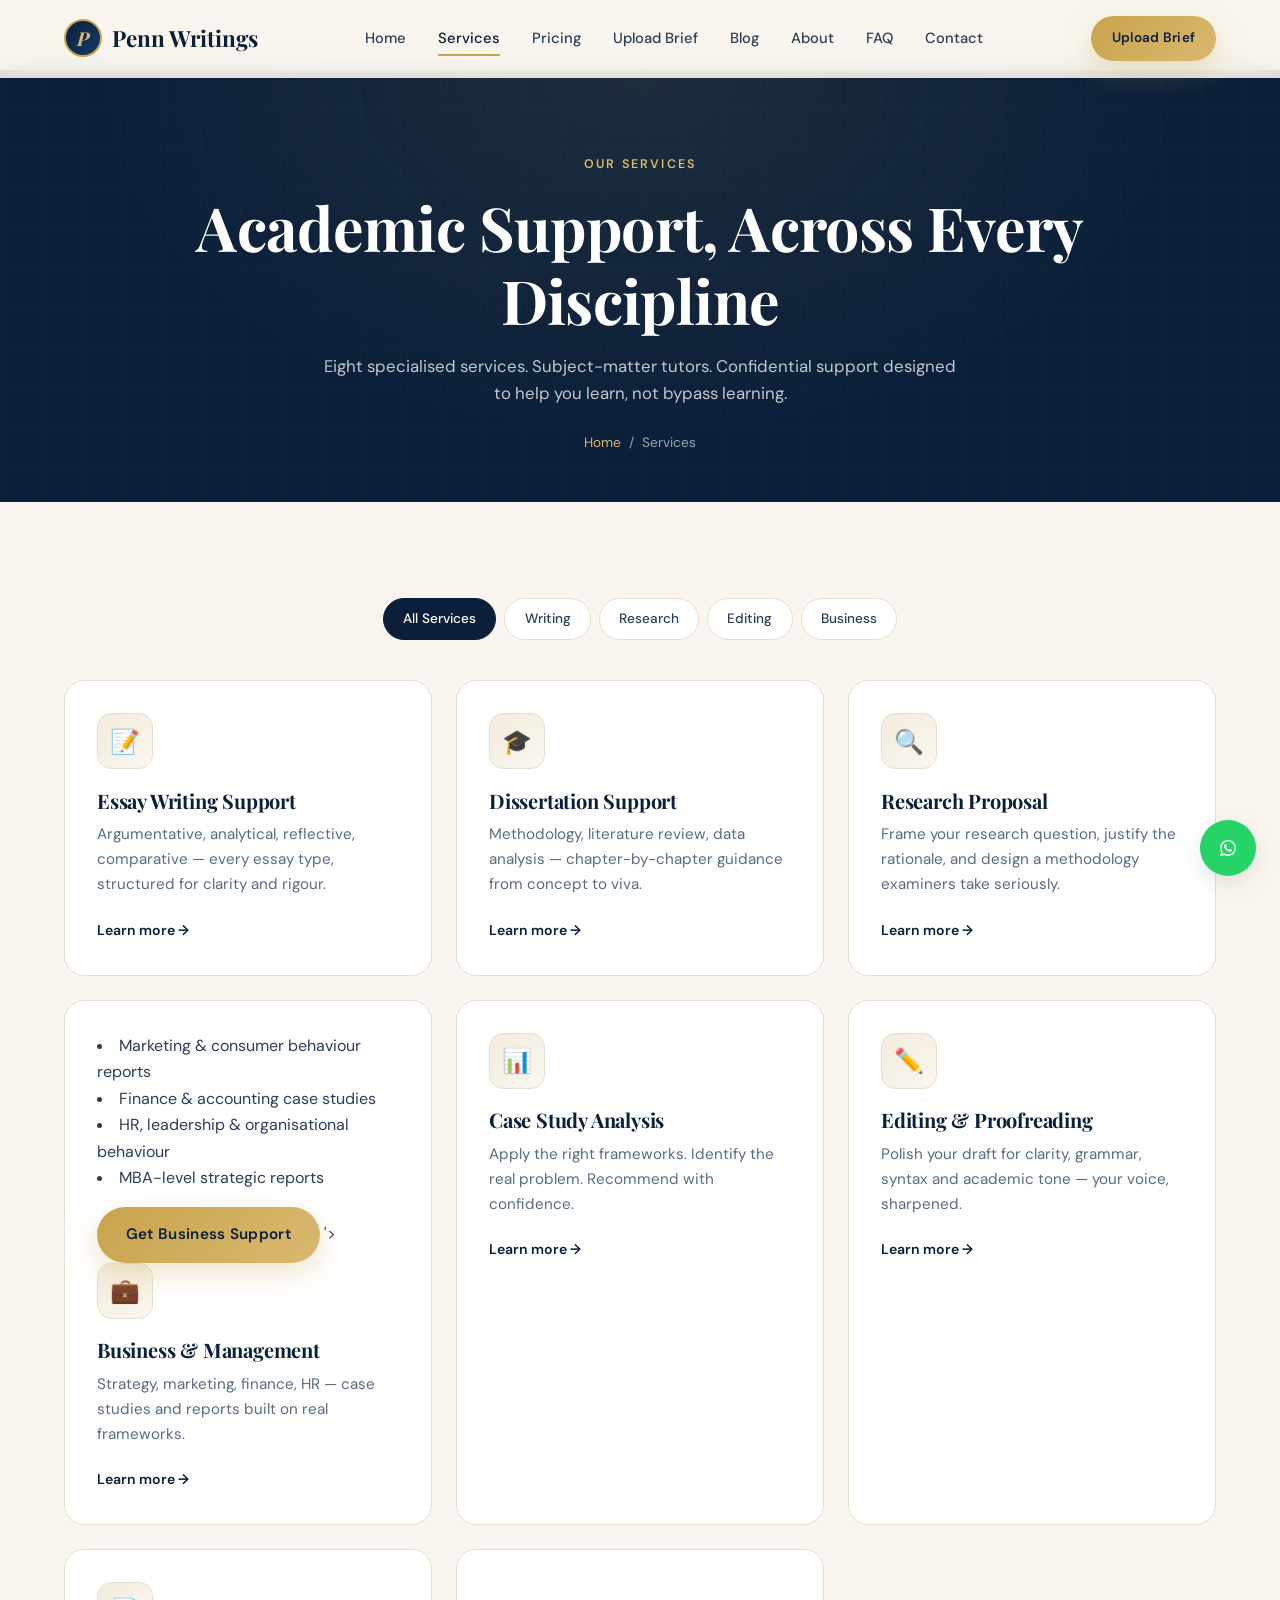
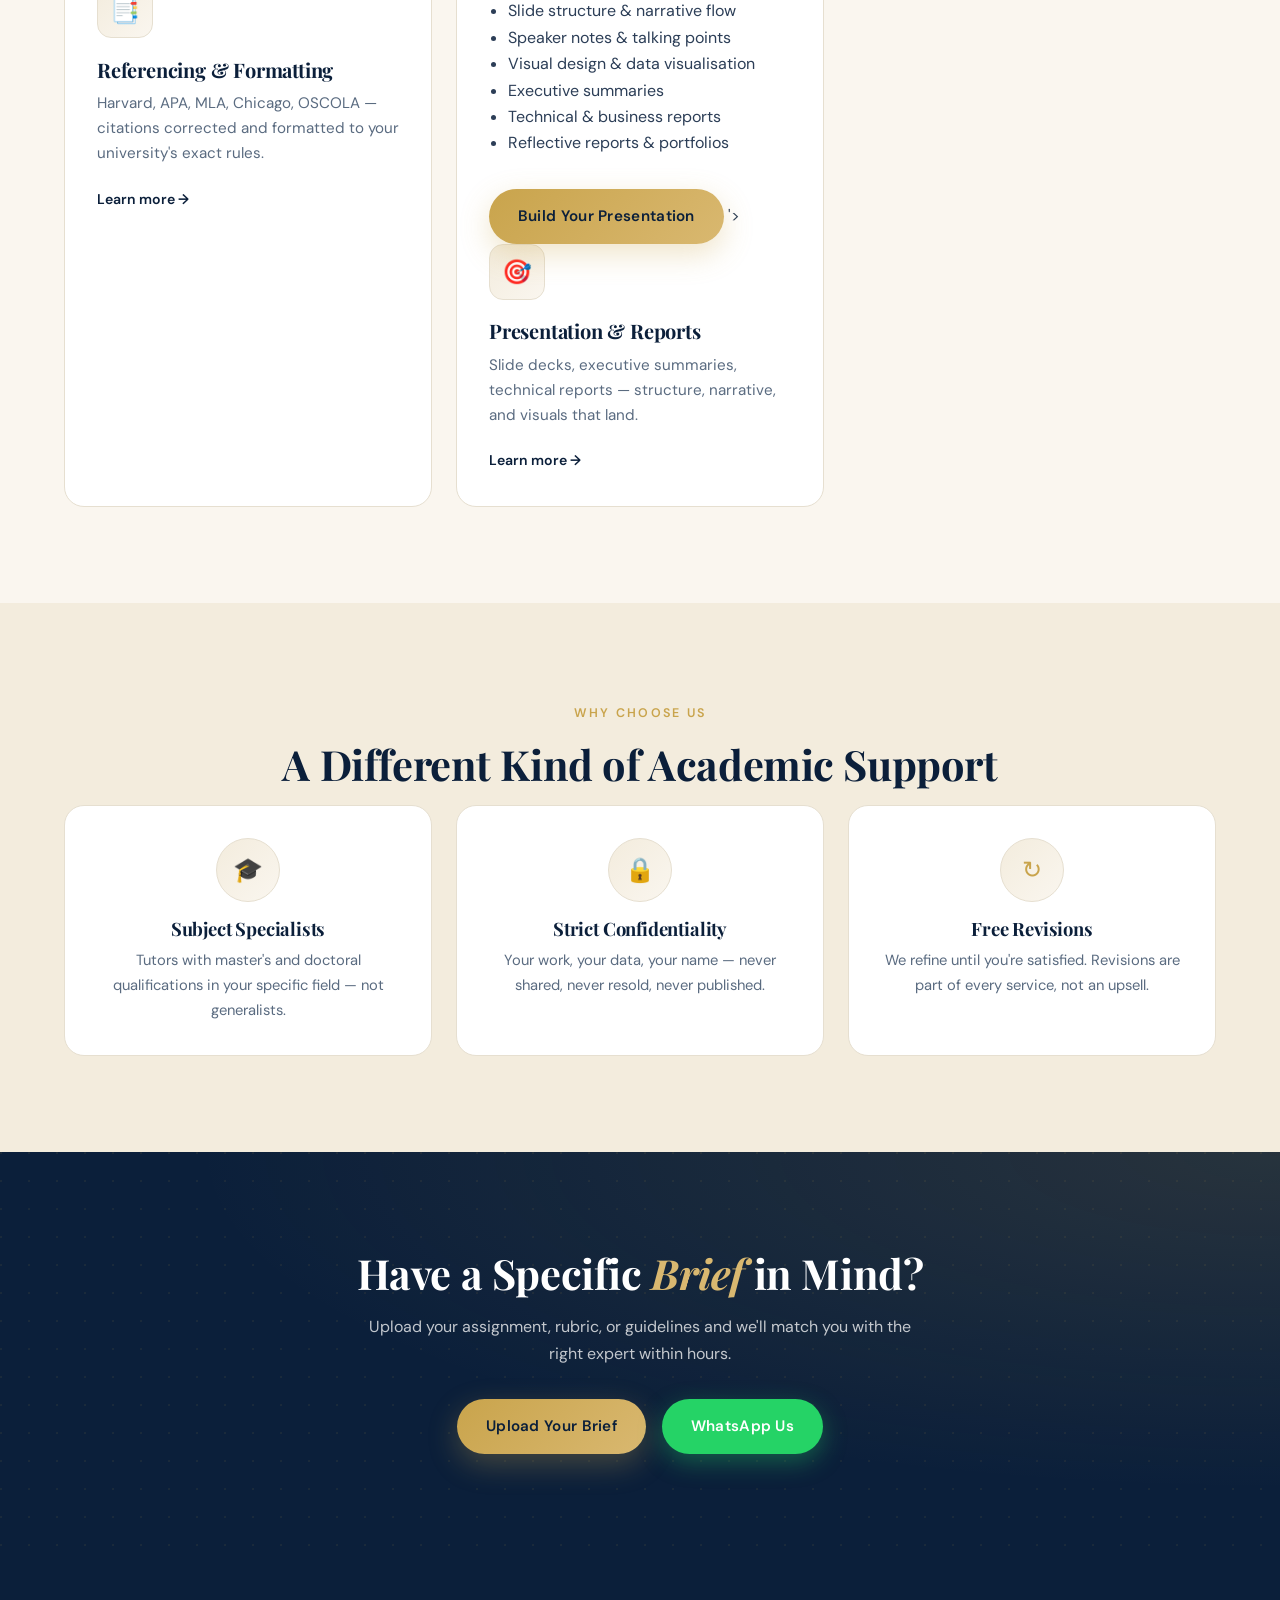
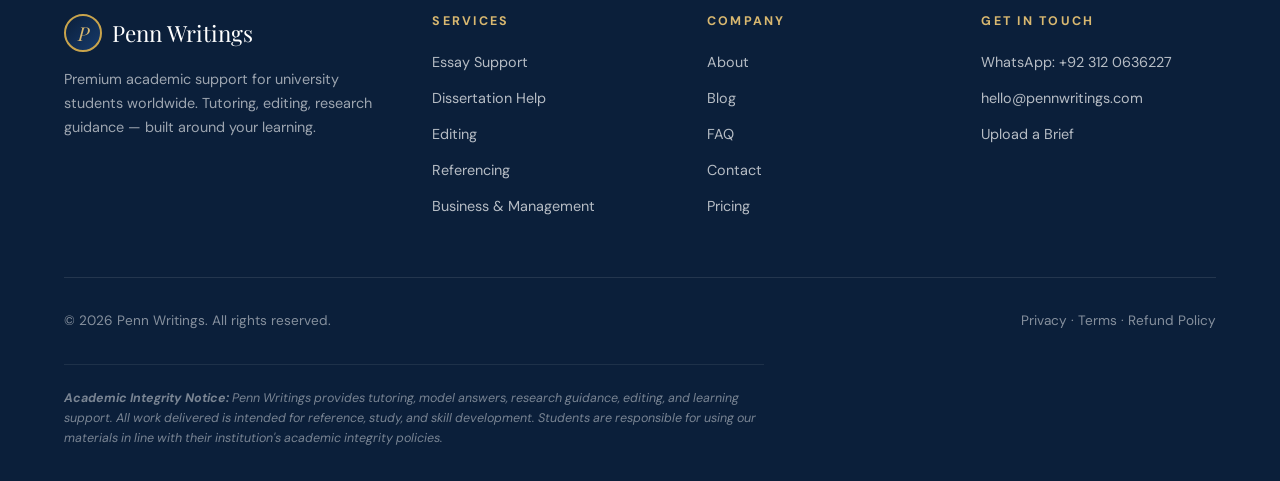
<file: services.html>
<!DOCTYPE html>
<html lang="en">
<head>
<meta charset="UTF-8" />
<meta name="viewport" content="width=device-width, initial-scale=1.0" />
<title>Academic Services — Essays, Dissertations, Editing | Penn Writings</title>
<meta name="description" content="Detailed academic support services: essay tutoring, dissertation guidance, research proposals, business case studies, editing, proofreading, referencing, and presentation support." />
<meta property="og:title" content="Academic Services | Penn Writings" />
<meta property="og:description" content="Eight specialised academic services — from essays to dissertations — delivered by subject-matter experts." />
<meta property="og:type" content="website" />

<link rel="preconnect" href="https://fonts.googleapis.com" />
<link rel="preconnect" href="https://fonts.gstatic.com" crossorigin />
<link href="https://fonts.googleapis.com/css2?family=Playfair+Display:ital,wght@0,400;0,600;0,700;1,400;1,700&family=DM+Sans:wght@400;500;600;700&display=swap" rel="stylesheet" />
<style>
/* ==========================================================================
   PENN WRITINGS — Premium Academic Support Website
   Shared stylesheet (assets/css/style.css)
   ========================================================================== */

/* --------------------------------------------------------------------------
   1. DESIGN TOKENS
   -------------------------------------------------------------------------- */
:root {
  /* Brand colours */
  --navy-900: #0b1f3a;
  --navy-800: #102b4f;
  --navy-700: #163a6b;
  --navy-600: #1e4a82;
  --gold-500: #c9a44c;
  --gold-400: #d9b870;
  --gold-300: #e6cc94;
  --cream-100: #faf6ef;
  --cream-200: #f3ecdd;
  --white: #ffffff;
  --ink-900: #0a1628;
  --ink-700: #2c3e57;
  --ink-500: #5a6b80;
  --ink-300: #a8b3c2;
  --line: #e6dfd0;
  --success: #2f8f63;
  --danger: #c94a4a;

  /* Typography */
  --font-display: "Playfair Display", "Cormorant Garamond", Georgia, serif;
  --font-body: "DM Sans", "Inter", -apple-system, BlinkMacSystemFont, sans-serif;

  /* Spacing & sizing */
  --container: 1200px;
  --radius-sm: 6px;
  --radius-md: 12px;
  --radius-lg: 20px;
  --radius-pill: 999px;

  /* Shadows */
  --shadow-sm: 0 2px 8px rgba(11, 31, 58, 0.06);
  --shadow-md: 0 8px 24px rgba(11, 31, 58, 0.10);
  --shadow-lg: 0 20px 60px rgba(11, 31, 58, 0.18);
  --shadow-gold: 0 10px 30px rgba(201, 164, 76, 0.30);

  /* Motion */
  --ease: cubic-bezier(0.4, 0, 0.2, 1);
  --ease-out: cubic-bezier(0.16, 1, 0.3, 1);
  --t-fast: 200ms;
  --t-mid: 400ms;
  --t-slow: 700ms;
}

/* --------------------------------------------------------------------------
   2. RESET & BASE
   -------------------------------------------------------------------------- */
*, *::before, *::after { box-sizing: border-box; margin: 0; padding: 0; }

html {
  scroll-behavior: smooth;
  -webkit-text-size-adjust: 100%;
}

body {
  font-family: var(--font-body);
  font-size: 16px;
  line-height: 1.65;
  color: var(--ink-700);
  background: var(--cream-100);
  overflow-x: hidden;
  -webkit-font-smoothing: antialiased;
  padding-top: 70px;
  -moz-osx-font-smoothing: grayscale;
}

img, svg { max-width: 100%; display: block; }
a { color: inherit; text-decoration: none; transition: color var(--t-fast) var(--ease); }
button { font: inherit; cursor: pointer; border: none; background: none; }
input, textarea, select { font: inherit; color: inherit; }

h1, h2, h3, h4, h5, h6 {
  font-family: var(--font-display);
  font-weight: 700;
  color: var(--navy-900);
  line-height: 1.2;
  letter-spacing: -0.01em;
}

h1 { font-size: clamp(2.2rem, 5vw, 3.8rem); }
h2 { font-size: clamp(1.8rem, 3.5vw, 2.6rem); }
h3 { font-size: clamp(1.3rem, 2.2vw, 1.6rem); }
h4 { font-size: 1.15rem; }

p { margin-bottom: 1rem; }

/* Focus states for accessibility */
:focus-visible {
  outline: 2px solid var(--gold-500);
  outline-offset: 3px;
  border-radius: 3px;
}

/* Reduced motion */
@media (prefers-reduced-motion: reduce) {
  *, *::before, *::after {
    animation-duration: 0.01ms !important;
    transition-duration: 0.01ms !important;
    scroll-behavior: auto !important;
  }
}

/* --------------------------------------------------------------------------
   3. UTILITIES
   -------------------------------------------------------------------------- */
.container {
  width: 100%;
  max-width: var(--container);
  margin: 0 auto;
  padding: 0 1.5rem;
}

.section { padding: clamp(3rem, 8vw, 6rem) 0; }
.section-sm { padding: clamp(2rem, 5vw, 3.5rem) 0; }

.text-center { text-align: center; }
.text-gold { color: var(--gold-500); }
.text-navy { color: var(--navy-900); }

.eyebrow {
  display: inline-block;
  font-family: var(--font-body);
  font-size: 0.78rem;
  font-weight: 600;
  letter-spacing: 0.18em;
  text-transform: uppercase;
  color: var(--gold-500);
  margin-bottom: 1rem;
  position: relative;
  padding-left: 2.5rem;
}
.eyebrow::before {
  content: "";
  position: absolute;
  left: 0; top: 50%;
  width: 2rem; height: 1px;
  background: var(--gold-500);
}
.eyebrow.center { padding-left: 0; }
.eyebrow.center::before { display: none; }

.section-title {
  text-align: center;
  margin-bottom: 1rem;
}
.section-subtitle {
  text-align: center;
  max-width: 640px;
  margin: 0 auto 3rem;
  color: var(--ink-500);
  font-size: 1.05rem;
}

/* Centered section header wrapper used on inner pages */
.section-head {
  text-align: center;
  max-width: 720px;
  margin: 0 auto 3rem;
}
.section-head .eyebrow { padding-left: 0; }
.section-head .eyebrow::before { display: none; }
.section-head h2 { margin-bottom: 1rem; }
.section-head p { color: var(--ink-500); font-size: 1.02rem; line-height: 1.7; }

/* FAQ page section labels */
.faq-section {
  text-align: center;
  margin-bottom: 2.5rem;
}
.faq-section .eyebrow { padding-left: 0; }
.faq-section .eyebrow::before { display: none; }
.faq-section h2 { margin-bottom: 0; }

/* --------------------------------------------------------------------------
   4. BUTTONS
   -------------------------------------------------------------------------- */
.btn {
  display: inline-flex;
  align-items: center;
  justify-content: center;
  gap: 0.5rem;
  padding: 0.95rem 1.8rem;
  font-family: var(--font-body);
  font-weight: 600;
  font-size: 0.95rem;
  letter-spacing: 0.02em;
  border-radius: var(--radius-pill);
  transition: all var(--t-mid) var(--ease);
  cursor: pointer;
  position: relative;
  overflow: hidden;
  white-space: nowrap;
}

.btn-primary {
  background: linear-gradient(135deg, var(--gold-500), var(--gold-400));
  color: var(--navy-900);
  box-shadow: var(--shadow-gold);
}
.btn-primary:hover {
  transform: translateY(-2px);
  box-shadow: 0 14px 40px rgba(201, 164, 76, 0.45);
}

.btn-secondary {
  background: var(--navy-900);
  color: var(--white);
  box-shadow: var(--shadow-md);
}
.btn-secondary:hover {
  background: var(--navy-700);
  transform: translateY(-2px);
}

.btn-outline {
  background: transparent;
  color: var(--navy-900);
  border: 2px solid var(--navy-900);
}
.btn-outline:hover {
  background: var(--navy-900);
  color: var(--white);
}

.btn-whatsapp {
  background: #25d366;
  color: white;
  box-shadow: 0 8px 24px rgba(37, 211, 102, 0.35);
}
.btn-whatsapp:hover {
  background: #1ebe5a;
  transform: translateY(-2px);
}

.btn-block { width: 100%; }
.btn-sm { padding: 0.7rem 1.3rem; font-size: 0.85rem; }

/* --------------------------------------------------------------------------
   5. HEADER / NAVIGATION
   -------------------------------------------------------------------------- */
.site-header {
  position: fixed;
  top: 0;
  left: 0;
  right: 0;
  z-index: 1000;
  background: rgba(250, 246, 239, 0.85);
  backdrop-filter: blur(14px);
  -webkit-backdrop-filter: blur(14px);
  border-bottom: 1px solid rgba(230, 223, 208, 0.6);
  transition: all var(--t-mid) var(--ease);
}
.site-header.scrolled {
  background: rgba(255, 255, 255, 0.95);
  box-shadow: var(--shadow-sm);
}

.nav-wrap {
  display: flex;
  align-items: center;
  justify-content: space-between;
  padding: 1rem 1.5rem;
  max-width: var(--container);
  margin: 0 auto;
}

.logo {
  display: flex;
  align-items: center;
  gap: 0.6rem;
  font-family: var(--font-display);
  font-size: 1.4rem;
  font-weight: 700;
  color: var(--navy-900);
}
.logo-mark {
  width: 38px; height: 38px;
  background: linear-gradient(135deg, var(--navy-900), var(--navy-700));
  color: var(--gold-400);
  border-radius: 50%;
  display: grid; place-items: center;
  font-family: var(--font-display);
  font-style: italic;
  font-size: 1.2rem;
  border: 2px solid var(--gold-500);
}

.nav-menu {
  display: flex;
  align-items: center;
  gap: 2rem;
  list-style: none;
}
.nav-menu a {
  font-size: 0.92rem;
  font-weight: 500;
  color: var(--ink-700);
  position: relative;
  padding: 0.5rem 0;
}
.nav-menu a::after {
  content: "";
  position: absolute;
  bottom: 0; left: 0;
  width: 0; height: 2px;
  background: var(--gold-500);
  transition: width var(--t-mid) var(--ease);
}
.nav-menu a:hover, .nav-menu a.active {
  color: var(--navy-900);
}
.nav-menu a:hover::after, .nav-menu a.active::after {
  width: 100%;
}

.nav-cta {
  display: flex;
  align-items: center;
  gap: 0.75rem;
}

.hamburger {
  display: none;
  width: 36px; height: 36px;
  flex-direction: column;
  justify-content: center;
  align-items: center;
  gap: 5px;
  z-index: 1010;
  position: relative;
}
.hamburger span {
  display: block;
  width: 22px; height: 2px;
  background: var(--navy-900);
  border-radius: 2px;
  transition: all var(--t-mid) var(--ease);
}
.hamburger.active span:nth-child(1) { transform: translateY(7px) rotate(45deg); }
.hamburger.active span:nth-child(2) { opacity: 0; }
.hamburger.active span:nth-child(3) { transform: translateY(-7px) rotate(-45deg); }

@media (max-width: 960px) {
  .nav-menu {
    position: fixed;
    top: 0; left: 0; right: 0; bottom: 0;
    background: var(--navy-900);
    flex-direction: column;
    justify-content: center;
    align-items: center;
    gap: 2.2rem;
    z-index: 1005;
    transform: translateX(100%);
    transition: transform var(--t-slow) var(--ease-out);
    padding: 5rem 2rem 2rem;
  }
  .nav-menu.open { transform: translateX(0); }
  .nav-menu a { font-size: 1.5rem; font-family: var(--font-display); color: var(--cream-100); font-weight: 700; }
  .nav-menu a::after { background: var(--gold-500); }
  .nav-menu a:hover, .nav-menu a.active { color: var(--gold-400); }
  .hamburger { display: flex; }
  .hamburger.active span { background: var(--white); }
  .nav-cta .btn { display: none; }
}

/* --------------------------------------------------------------------------
   6. HERO
   -------------------------------------------------------------------------- */
.hero {
  position: relative;
  padding: clamp(4rem, 10vw, 7rem) 0 clamp(3rem, 8vw, 5rem);
  background:
    radial-gradient(ellipse at top right, rgba(201, 164, 76, 0.12), transparent 50%),
    radial-gradient(ellipse at bottom left, rgba(22, 58, 107, 0.08), transparent 50%),
    var(--cream-100);
  overflow: hidden;
}

.hero::before {
  content: "";
  position: absolute;
  inset: 0;
  background-image:
    radial-gradient(circle at 1px 1px, rgba(11, 31, 58, 0.06) 1px, transparent 0);
  background-size: 32px 32px;
  opacity: 0.5;
  pointer-events: none;
}

.hero-grid {
  display: grid;
  grid-template-columns: 1.1fr 0.9fr;
  gap: 4rem;
  align-items: center;
  position: relative;
}

.hero-content { position: relative; z-index: 2; }

.hero-content h1 {
  margin-bottom: 1.5rem;
  letter-spacing: -0.02em;
}
.hero-content h1 .accent {
  color: var(--gold-500);
  font-style: italic;
  position: relative;
  display: inline-block;
}
.hero-content h1 .accent::after {
  content: "";
  position: absolute;
  bottom: 8px; left: 0;
  width: 100%; height: 8px;
  background: var(--gold-300);
  z-index: -1;
  opacity: 0.5;
}

.hero-lead {
  font-size: clamp(1rem, 1.5vw, 1.15rem);
  color: var(--ink-500);
  margin-bottom: 2rem;
  max-width: 520px;
}

.hero-actions {
  display: flex;
  flex-wrap: wrap;
  gap: 1rem;
  margin-bottom: 3rem;
}

.hero-stats {
  display: grid;
  grid-template-columns: repeat(3, 1fr);
  gap: 1.5rem;
  padding-top: 2rem;
  border-top: 1px solid var(--line);
}
.stat-num {
  font-family: var(--font-display);
  font-size: 2rem;
  font-weight: 700;
  color: var(--navy-900);
  line-height: 1;
}
.stat-label {
  font-size: 0.82rem;
  color: var(--ink-500);
  margin-top: 0.4rem;
  letter-spacing: 0.04em;
}

/* Hero visual */
.hero-visual {
  position: relative;
  height: 520px;
}
.hero-card {
  position: absolute;
  background: white;
  border-radius: var(--radius-lg);
  box-shadow: var(--shadow-lg);
  padding: 1.5rem;
  border: 1px solid var(--line);
}
.hero-card-1 {
  top: 0; right: 0;
  width: 280px;
  animation: float 6s ease-in-out infinite;
}
.hero-card-2 {
  bottom: 30px; left: 0;
  width: 260px;
  animation: float 6s ease-in-out infinite 1.5s;
}
.hero-card-3 {
  top: 50%; left: 50%;
  transform: translate(-50%, -50%);
  width: 220px;
  background: var(--navy-900);
  color: white;
  text-align: center;
}

@keyframes float {
  0%, 100% { transform: translateY(0); }
  50% { transform: translateY(-12px); }
}

.hero-card-3 { animation: float 6s ease-in-out infinite 0.75s; }
.hero-card-3 h4 { color: var(--gold-400); margin-bottom: 0.5rem; }
.hero-card-3 p { color: var(--cream-200); font-size: 0.85rem; margin: 0; }

.hero-card-icon {
  width: 44px; height: 44px;
  border-radius: 12px;
  background: var(--cream-200);
  color: var(--navy-900);
  display: grid; place-items: center;
  margin-bottom: 0.8rem;
  font-size: 1.2rem;
}
.hero-card h4 { margin-bottom: 0.3rem; font-size: 1rem; }
.hero-card p { font-size: 0.85rem; color: var(--ink-500); margin: 0; }

@media (max-width: 900px) {
  .hero-grid { grid-template-columns: 1fr; gap: 3rem; }
  .hero-visual { height: 400px; max-width: 460px; margin: 0 auto; }
}
@media (max-width: 480px) {
  .hero-stats { grid-template-columns: repeat(3, 1fr); gap: 0.8rem; }
  .stat-num { font-size: 1.4rem; }
  .stat-label { font-size: 0.7rem; }
}

/* --------------------------------------------------------------------------
   7. PAGE HEADER (for inner pages)
   -------------------------------------------------------------------------- */
.page-header {
  position: relative;
  padding: clamp(3rem, 7vw, 5rem) 0 clamp(2rem, 5vw, 3rem);
  background:
    radial-gradient(ellipse at top, rgba(201, 164, 76, 0.10), transparent 60%),
    var(--navy-900);
  color: var(--cream-100);
  overflow: hidden;
}
.page-header::before {
  content: "";
  position: absolute;
  inset: 0;
  background-image:
    linear-gradient(rgba(255,255,255,0.03) 1px, transparent 1px),
    linear-gradient(90deg, rgba(255,255,255,0.03) 1px, transparent 1px);
  background-size: 40px 40px;
  opacity: 0.6;
}
.page-header > .container { position: relative; z-index: 2; text-align: center; }
.page-header h1 { color: var(--white); margin-bottom: 1rem; }
.page-header .eyebrow { color: var(--gold-400); }
.page-header p { color: rgba(255,255,255,0.75); max-width: 640px; margin: 0 auto; font-size: 1.05rem; }

.breadcrumbs {
  display: flex;
  justify-content: center;
  gap: 0.5rem;
  font-size: 0.85rem;
  margin-top: 1.5rem;
  color: rgba(255,255,255,0.6);
}
.breadcrumbs a { color: var(--gold-400); }
.breadcrumbs a:hover { color: var(--gold-300); }

/* --------------------------------------------------------------------------
   8. CARD GRIDS / SERVICES
   -------------------------------------------------------------------------- */
.grid {
  display: grid;
  grid-template-columns: repeat(auto-fit, minmax(280px, 1fr));
  gap: 1.5rem;
}
.grid-2 { grid-template-columns: repeat(2, 1fr); }
.grid-3 { grid-template-columns: repeat(3, 1fr); }
.grid-4 { grid-template-columns: repeat(4, 1fr); }
@media (max-width: 900px) {
  .grid-2, .grid-3, .grid-4 { grid-template-columns: repeat(2, 1fr); }
}
@media (max-width: 560px) {
  .grid-2, .grid-3, .grid-4 { grid-template-columns: 1fr; }
}

/* Two-column story layout */
.two-col {
  display: grid;
  grid-template-columns: 1fr 1fr;
  gap: 3rem;
  align-items: center;
}
@media (max-width: 900px) {
  .two-col { grid-template-columns: 1fr; gap: 2rem; }
}

/* Story visual block */
.story-visual {
  display: grid;
  grid-template-columns: 1fr 1fr;
  gap: 1rem;
  background: var(--cream-100);
  padding: 2rem;
  border-radius: var(--radius-lg);
  border: 1px solid var(--line);
}
.story-stat {
  background: white;
  padding: 1.5rem 1.25rem;
  border-radius: var(--radius-md);
  border: 1px solid var(--line);
  text-align: center;
  transition: transform 0.3s ease, box-shadow 0.3s ease;
}
.story-stat:hover { transform: translateY(-3px); box-shadow: var(--shadow-md); }
.story-stat .stat-num {
  display: block;
  font-family: var(--font-display);
  font-size: 2rem;
  color: var(--navy-900);
  font-weight: 700;
  margin-bottom: 0.3rem;
}
.story-stat .stat-num .plus { color: var(--gold-500); }
.story-stat .stat-label {
  font-size: 0.78rem;
  color: var(--ink-500);
  text-transform: uppercase;
  letter-spacing: 0.06em;
  font-weight: 600;
}

/* Integrity statement block */
.integrity-block {
  max-width: 820px;
  margin: 0 auto;
  background: white;
  padding: clamp(2rem, 4vw, 3rem);
  border-radius: var(--radius-lg);
  border: 1px solid var(--line);
  border-left: 4px solid var(--gold-500);
}
.integrity-block h2 { margin-bottom: 1.25rem; }
.integrity-block p {
  color: var(--ink-700);
  line-height: 1.8;
  margin-bottom: 1rem;
}

.service-card {
  background: white;
  border: 1px solid var(--line);
  border-radius: var(--radius-lg);
  padding: 2rem;
  transition: all var(--t-mid) var(--ease);
  position: relative;
  overflow: hidden;
  cursor: pointer;
}
.service-card::before {
  content: "";
  position: absolute;
  top: 0; left: 0;
  width: 100%; height: 4px;
  background: linear-gradient(90deg, var(--gold-500), var(--gold-400));
  transform: scaleX(0);
  transform-origin: left;
  transition: transform var(--t-mid) var(--ease);
}
.service-card:hover {
  transform: translateY(-6px);
  box-shadow: var(--shadow-lg);
  border-color: var(--gold-300);
}
.service-card:hover::before { transform: scaleX(1); }

.service-icon {
  width: 56px; height: 56px;
  border-radius: 14px;
  background: linear-gradient(135deg, var(--cream-200), var(--cream-100));
  color: var(--navy-900);
  display: grid; place-items: center;
  font-size: 1.5rem;
  margin-bottom: 1.2rem;
  border: 1px solid var(--line);
  transition: all var(--t-mid) var(--ease);
}
.service-card:hover .service-icon {
  background: linear-gradient(135deg, var(--navy-900), var(--navy-700));
  color: var(--gold-400);
  transform: rotate(-5deg) scale(1.05);
}

.service-card h3 { margin-bottom: 0.6rem; font-size: 1.25rem; }
.service-card p { color: var(--ink-500); font-size: 0.95rem; margin-bottom: 1.2rem; }

.service-card .learn-more {
  font-weight: 600;
  font-size: 0.88rem;
  color: var(--navy-900);
  display: inline-flex;
  align-items: center;
  gap: 0.4rem;
  transition: gap var(--t-fast) var(--ease);
}
.service-card:hover .learn-more {
  color: var(--gold-500);
  gap: 0.7rem;
}

/* Service tags / filters */
.tag-filters {
  display: flex;
  flex-wrap: wrap;
  gap: 0.5rem;
  justify-content: center;
  margin-bottom: 2.5rem;
}
.tag {
  padding: 0.55rem 1.2rem;
  border: 1px solid var(--line);
  background: white;
  border-radius: var(--radius-pill);
  font-size: 0.85rem;
  font-weight: 500;
  color: var(--ink-700);
  transition: all var(--t-fast) var(--ease);
}
.tag:hover { border-color: var(--gold-500); color: var(--navy-900); }
.tag.active {
  background: var(--navy-900);
  color: var(--white);
  border-color: var(--navy-900);
}

/* --------------------------------------------------------------------------
   9. PRICING
   -------------------------------------------------------------------------- */
.pricing-grid {
  display: grid;
  grid-template-columns: repeat(3, 1fr);
  gap: 1.5rem;
  align-items: stretch;
}
@media (max-width: 900px) {
  .pricing-grid { grid-template-columns: 1fr; max-width: 460px; margin: 0 auto; }
}

.price-card {
  background: white;
  border: 1px solid var(--line);
  border-radius: var(--radius-lg);
  padding: 2.5rem 2rem;
  position: relative;
  transition: all var(--t-mid) var(--ease);
  display: flex;
  flex-direction: column;
}
.price-card:hover {
  transform: translateY(-4px);
  box-shadow: var(--shadow-lg);
}
.price-card.featured {
  background: linear-gradient(135deg, var(--navy-900), var(--navy-800));
  color: var(--cream-100);
  border-color: var(--navy-900);
  transform: scale(1.03);
}
.price-card.featured h3 { color: var(--white); }
.price-card.featured .price-num { color: var(--gold-400); }
.price-card.featured .price-features li { color: rgba(255,255,255,0.85); }
.price-card.featured .price-features li::before { color: var(--gold-400); }

.featured-badge {
  position: absolute;
  top: -12px; left: 50%;
  transform: translateX(-50%);
  background: var(--gold-500);
  color: var(--navy-900);
  font-size: 0.72rem;
  font-weight: 700;
  letter-spacing: 0.1em;
  padding: 0.4rem 1rem;
  border-radius: var(--radius-pill);
  text-transform: uppercase;
}

.price-tier {
  font-family: var(--font-display);
  font-size: 1.4rem;
  margin-bottom: 0.5rem;
}
.price-num {
  font-family: var(--font-display);
  font-size: 3rem;
  font-weight: 700;
  color: var(--navy-900);
  line-height: 1;
}
.price-num small { font-size: 1rem; color: var(--ink-500); font-weight: 400; }
.price-desc { color: var(--ink-500); font-size: 0.92rem; margin: 0.5rem 0 1.5rem; }

.price-features {
  list-style: none;
  margin-bottom: 2rem;
  flex: 1;
}
.price-features li {
  padding: 0.5rem 0 0.5rem 1.8rem;
  position: relative;
  font-size: 0.93rem;
}
.price-features li::before {
  content: "✓";
  position: absolute;
  left: 0; top: 0.5rem;
  color: var(--gold-500);
  font-weight: 700;
}

/* Price calculator */
.calculator {
  background: white;
  border-radius: var(--radius-lg);
  padding: clamp(1.5rem, 4vw, 2.5rem);
  box-shadow: var(--shadow-md);
  border: 1px solid var(--line);
  display: grid;
  grid-template-columns: 1.4fr 1fr;
  gap: 2.5rem;
}
@media (max-width: 800px) {
  .calculator { grid-template-columns: 1fr; gap: 1.5rem; }
}

.calc-form .form-row {
  display: grid;
  grid-template-columns: 1fr 1fr;
  gap: 1rem;
  margin-bottom: 1rem;
}
@media (max-width: 480px) {
  .calc-form .form-row { grid-template-columns: 1fr; }
}

.calc-result {
  background: linear-gradient(135deg, var(--navy-900), var(--navy-800));
  color: var(--cream-100);
  border-radius: var(--radius-md);
  padding: 2rem;
  display: flex;
  flex-direction: column;
  justify-content: center;
  text-align: center;
}
.calc-result .label {
  font-size: 0.8rem;
  letter-spacing: 0.15em;
  text-transform: uppercase;
  color: var(--gold-400);
  margin-bottom: 0.6rem;
}
.calc-result .price {
  font-family: var(--font-display);
  font-size: 2.8rem;
  font-weight: 700;
  color: var(--white);
  line-height: 1;
  margin-bottom: 0.3rem;
}
.calc-result .price-range {
  font-size: 0.85rem;
  color: rgba(255,255,255,0.65);
  margin-bottom: 1.5rem;
}

/* --------------------------------------------------------------------------
   10. FORMS
   -------------------------------------------------------------------------- */
.form-group {
  margin-bottom: 1rem;
}
.form-label {
  display: block;
  font-size: 0.85rem;
  font-weight: 600;
  color: var(--navy-900);
  margin-bottom: 0.4rem;
}
.form-label .req { color: var(--danger); }

.form-input,
.form-select,
.form-textarea {
  width: 100%;
  padding: 0.85rem 1rem;
  border: 1.5px solid var(--line);
  border-radius: var(--radius-sm);
  background: var(--cream-100);
  font-size: 0.95rem;
  color: var(--ink-900);
  transition: all var(--t-fast) var(--ease);
  font-family: var(--font-body);
}
.form-input:focus,
.form-select:focus,
.form-textarea:focus {
  outline: none;
  border-color: var(--gold-500);
  background: white;
  box-shadow: 0 0 0 3px rgba(201, 164, 76, 0.15);
}

.form-textarea { resize: vertical; min-height: 120px; }

.form-help {
  font-size: 0.8rem;
  color: var(--ink-500);
  margin-top: 0.3rem;
}

.form-error {
  color: var(--danger);
  font-size: 0.82rem;
  margin-top: 0.3rem;
  display: none;
}
.form-group.has-error .form-input,
.form-group.has-error .form-select,
.form-group.has-error .form-textarea { border-color: var(--danger); }
.form-group.has-error .form-error { display: block; }

/* Reusable form-field / form-row pattern (used on contact + alt forms) */
.brief-form {
  background: white;
  padding: clamp(1.5rem, 4vw, 2.5rem);
  border-radius: var(--radius-lg);
  border: 1px solid var(--line);
  box-shadow: var(--shadow-sm);
  margin-top: 1.5rem;
}
.form-row {
  display: grid;
  grid-template-columns: 1fr 1fr;
  gap: 1.25rem;
}
@media (max-width: 600px) {
  .form-row { grid-template-columns: 1fr; }
}
.form-field {
  display: flex;
  flex-direction: column;
  margin-bottom: 1.25rem;
}
.form-field label {
  font-size: 0.85rem;
  font-weight: 600;
  color: var(--ink-900);
  margin-bottom: 0.4rem;
  letter-spacing: 0.01em;
}
.form-field input,
.form-field select,
.form-field textarea {
  padding: 0.85rem 1rem;
  border: 1px solid var(--line);
  border-radius: var(--radius-sm);
  background: white;
  font-family: var(--font-body);
  font-size: 0.95rem;
  color: var(--ink-900);
  transition: border-color 0.2s ease, box-shadow 0.2s ease;
}
.form-field input:focus,
.form-field select:focus,
.form-field textarea:focus {
  outline: none;
  border-color: var(--gold-500);
  box-shadow: 0 0 0 3px rgba(201, 164, 76, 0.12);
}
.form-field textarea { resize: vertical; min-height: 120px; }
.form-field input.has-error,
.form-field select.has-error,
.form-field textarea.has-error { border-color: var(--danger); }

/* Contact page layout */
.contact-layout {
  display: grid;
  grid-template-columns: 1.4fr 1fr;
  gap: 2.5rem;
  align-items: start;
}
@media (max-width: 900px) {
  .contact-layout { grid-template-columns: 1fr; }
}
.contact-form-wrap h2 { margin-bottom: 0.5rem; }
.contact-form-wrap > p { color: var(--ink-500); margin-bottom: 1.5rem; }
.contact-info {
  display: flex;
  flex-direction: column;
  gap: 1.25rem;
}
.contact-card {
  background: white;
  padding: 1.5rem;
  border-radius: var(--radius-md);
  border: 1px solid var(--line);
  transition: transform 0.3s ease, box-shadow 0.3s ease;
}
.contact-card:hover { transform: translateY(-2px); box-shadow: var(--shadow-md); }
.contact-card.primary {
  background: linear-gradient(135deg, var(--navy-900), var(--navy-800));
  color: var(--cream-100);
  border-color: transparent;
}
.contact-card.primary h4 { color: white; }
.contact-card.primary p { color: rgba(255,255,255,0.78); }
.contact-icon {
  width: 44px; height: 44px;
  border-radius: 50%;
  display: grid; place-items: center;
  background: rgba(201, 164, 76, 0.15);
  color: var(--gold-500);
  font-size: 1.1rem;
  margin-bottom: 1rem;
}
.contact-icon.dark {
  background: var(--navy-900);
  color: var(--gold-500);
}
.contact-card h4 { margin-bottom: 0.4rem; font-size: 1.05rem; }
.contact-card p { font-size: 0.9rem; color: var(--ink-500); line-height: 1.65; margin-bottom: 0.9rem; }
.contact-card p:last-child { margin-bottom: 0; }
.contact-link {
  display: inline-block;
  font-weight: 600;
  color: var(--navy-900);
  border-bottom: 1px solid var(--gold-500);
  padding-bottom: 2px;
}
.contact-link:hover { color: var(--gold-500); }

/* File drop zone */
.dropzone {
  border: 2px dashed var(--line);
  border-radius: var(--radius-md);
  padding: 2.5rem 1.5rem;
  text-align: center;
  background: var(--cream-100);
  cursor: pointer;
  transition: all var(--t-mid) var(--ease);
}
.dropzone:hover, .dropzone.dragover {
  border-color: var(--gold-500);
  background: rgba(201, 164, 76, 0.05);
}
.dropzone-icon {
  width: 56px; height: 56px;
  border-radius: 50%;
  background: white;
  color: var(--gold-500);
  display: grid; place-items: center;
  font-size: 1.5rem;
  margin: 0 auto 1rem;
  border: 1px solid var(--line);
}
.dropzone h4 { margin-bottom: 0.4rem; }
.dropzone p { color: var(--ink-500); font-size: 0.88rem; margin: 0; }
.dropzone input[type="file"] { display: none; }

.file-list {
  margin-top: 1rem;
  display: flex;
  flex-direction: column;
  gap: 0.5rem;
}
.file-item {
  display: flex;
  align-items: center;
  justify-content: space-between;
  padding: 0.7rem 1rem;
  background: white;
  border: 1px solid var(--line);
  border-radius: var(--radius-sm);
  font-size: 0.88rem;
}
.file-item .remove-file {
  color: var(--danger);
  font-weight: 600;
  cursor: pointer;
  padding: 0.2rem 0.4rem;
}

/* Form success */
.form-success {
  display: none;
  text-align: center;
  padding: 2rem;
  background: rgba(47, 143, 99, 0.08);
  border: 1px solid var(--success);
  border-radius: var(--radius-md);
  color: var(--success);
}
.form-success.show { display: block; }

/* --------------------------------------------------------------------------
   11. TESTIMONIALS
   -------------------------------------------------------------------------- */
.testimonial-card {
  background: white;
  padding: 2rem;
  border-radius: var(--radius-lg);
  border: 1px solid var(--line);
  position: relative;
}
.testimonial-card::before {
  content: "";
  position: absolute;
  top: 1rem; left: 1.5rem;
  font-family: var(--font-display);
  font-size: 4rem;
  line-height: 1;
  color: var(--gold-300);
  font-style: italic;
}
.testimonial-card blockquote {
  font-style: italic;
  color: var(--ink-700);
  margin: 1.5rem 0 1.5rem;
  position: relative;
  z-index: 1;
}
.testimonial-author {
  display: flex;
  align-items: center;
  gap: 0.8rem;
  padding-top: 1.2rem;
  border-top: 1px solid var(--line);
}
.author-avatar {
  width: 44px; height: 44px;
  border-radius: 50%;
  background: linear-gradient(135deg, var(--navy-900), var(--navy-700));
  color: var(--gold-400);
  display: grid; place-items: center;
  font-family: var(--font-display);
  font-weight: 700;
}
.author-name { font-weight: 600; color: var(--navy-900); font-size: 0.92rem; }
.author-role { font-size: 0.8rem; color: var(--ink-500); }
.stars { color: var(--gold-500); font-size: 0.85rem; margin-bottom: 0.5rem; }

/* --------------------------------------------------------------------------
   12. ACCORDION (FAQ)
   -------------------------------------------------------------------------- */
.accordion {
  display: flex;
  flex-direction: column;
  gap: 0.75rem;
}
.accordion-item {
  background: white;
  border: 1px solid var(--line);
  border-radius: var(--radius-md);
  overflow: hidden;
  transition: all var(--t-fast) var(--ease);
}
.accordion-item:hover { border-color: var(--gold-300); }
.accordion-header {
  width: 100%;
  padding: 1.2rem 1.5rem;
  display: flex;
  align-items: center;
  justify-content: space-between;
  text-align: left;
  font-weight: 600;
  color: var(--navy-900);
  font-size: 1rem;
  font-family: var(--font-body);
}
.accordion-icon {
  width: 24px; height: 24px;
  display: grid; place-items: center;
  border: 1.5px solid var(--gold-500);
  border-radius: 50%;
  color: var(--gold-500);
  flex-shrink: 0;
  margin-left: 1rem;
  transition: all var(--t-mid) var(--ease);
  font-size: 0.9rem;
}
.accordion-item.open .accordion-icon {
  background: var(--gold-500);
  color: var(--white);
  transform: rotate(45deg);
}
.accordion-body {
  max-height: 0;
  overflow: hidden;
  transition: max-height var(--t-mid) var(--ease);
}
.accordion-body-inner {
  padding: 0 1.5rem 1.4rem;
  color: var(--ink-500);
  line-height: 1.7;
}

/* --------------------------------------------------------------------------
   13. BLOG
   -------------------------------------------------------------------------- */
.blog-grid {
  display: grid;
  grid-template-columns: repeat(auto-fit, minmax(300px, 1fr));
  gap: 2rem;
}

.blog-card {
  background: white;
  border-radius: var(--radius-lg);
  overflow: hidden;
  border: 1px solid var(--line);
  transition: all var(--t-mid) var(--ease);
  display: flex;
  flex-direction: column;
}
.blog-card:hover {
  transform: translateY(-4px);
  box-shadow: var(--shadow-lg);
}

.blog-image {
  aspect-ratio: 16/10;
  background: linear-gradient(135deg, var(--navy-900), var(--navy-700));
  position: relative;
  overflow: hidden;
}
.blog-image::after {
  content: "";
  position: absolute;
  inset: 0;
  background: radial-gradient(circle at 30% 30%, rgba(201, 164, 76, 0.4), transparent 60%);
}
.blog-image .badge {
  position: absolute;
  top: 1rem; left: 1rem;
  background: var(--gold-500);
  color: var(--navy-900);
  font-size: 0.72rem;
  font-weight: 700;
  letter-spacing: 0.08em;
  padding: 0.35rem 0.8rem;
  border-radius: var(--radius-pill);
  text-transform: uppercase;
  z-index: 2;
}
.blog-image .blog-icon {
  position: absolute;
  inset: 0;
  display: grid; place-items: center;
  font-family: var(--font-display);
  font-size: 4rem;
  font-style: italic;
  color: var(--gold-400);
  opacity: 0.9;
  z-index: 1;
}

.blog-body { padding: 1.5rem; flex: 1; display: flex; flex-direction: column; }
.blog-meta {
  display: flex;
  gap: 1rem;
  font-size: 0.8rem;
  color: var(--ink-500);
  margin-bottom: 0.8rem;
}
.blog-card h3 {
  font-size: 1.2rem;
  margin-bottom: 0.7rem;
  line-height: 1.3;
}
.blog-card h3 a:hover { color: var(--gold-500); }
.blog-card p { color: var(--ink-500); font-size: 0.92rem; margin-bottom: 1rem; flex: 1; }
.blog-card .read-more {
  font-weight: 600;
  color: var(--navy-900);
  font-size: 0.88rem;
  display: inline-flex;
  gap: 0.4rem;
  align-items: center;
  transition: gap var(--t-fast) var(--ease);
}
.blog-card .read-more:hover { color: var(--gold-500); gap: 0.7rem; }

/* Blog detail */
.blog-detail-layout {
  display: grid;
  grid-template-columns: 1fr 280px;
  gap: 3rem;
  align-items: start;
}
@media (max-width: 900px) {
  .blog-detail-layout { grid-template-columns: 1fr; }
}

.blog-article {
  background: white;
  padding: clamp(1.5rem, 4vw, 3rem);
  border-radius: var(--radius-lg);
  border: 1px solid var(--line);
}
.blog-article h1 { font-size: clamp(1.8rem, 4vw, 2.6rem); margin-bottom: 1rem; }
.article-meta {
  display: flex;
  flex-wrap: wrap;
  gap: 1.25rem;
  font-size: 0.85rem;
  color: var(--ink-500);
  margin-bottom: 1.5rem;
  padding-bottom: 1.25rem;
  border-bottom: 1px solid var(--line);
}
.article-lead {
  font-size: 1.15rem !important;
  line-height: 1.75 !important;
  color: var(--ink-900) !important;
  font-weight: 500;
  margin-bottom: 2rem !important;
}
.blog-article h2 { margin: 2rem 0 1rem; font-size: 1.6rem; }
.blog-article h3 { margin: 1.5rem 0 0.8rem; font-size: 1.25rem; }
.blog-article p { font-size: 1.02rem; line-height: 1.8; color: var(--ink-700); margin-bottom: 1rem; }
.blog-article ul, .blog-article ol { margin: 1rem 0 1rem 1.5rem; }
.blog-article li { margin-bottom: 0.5rem; line-height: 1.7; }
.blog-article blockquote {
  border-left: 3px solid var(--gold-500);
  padding-left: 1.5rem;
  margin: 1.5rem 0;
  font-style: italic;
  color: var(--ink-500);
  font-size: 1.08rem;
}

.blog-sidebar {
  position: sticky;
  top: 100px;
  display: flex;
  flex-direction: column;
  gap: 1.5rem;
}
.sidebar-card {
  background: white;
  padding: 1.5rem;
  border-radius: var(--radius-md);
  border: 1px solid var(--line);
}
.sidebar-card h4 { margin-bottom: 1rem; font-size: 1.05rem; }
.sidebar-card.cta { background: var(--navy-900); color: var(--cream-100); }
.sidebar-card.cta h4 { color: var(--white); }

.toc { list-style: none; }
.toc li { padding: 0.4rem 0; border-bottom: 1px dashed var(--line); }
.toc li:last-child { border: none; }
.toc a { font-size: 0.88rem; color: var(--ink-700); }
.toc a:hover { color: var(--gold-500); }

/* Search bar */
.search-bar {
  display: flex;
  max-width: 540px;
  margin: 0 auto 2rem;
  background: white;
  border: 1.5px solid var(--line);
  border-radius: var(--radius-pill);
  padding: 0.4rem;
  box-shadow: var(--shadow-sm);
}
.search-bar input {
  flex: 1;
  border: none;
  background: transparent;
  padding: 0.6rem 1rem;
  font-size: 0.95rem;
}
.search-bar input:focus { outline: none; }
.search-bar button {
  background: var(--navy-900);
  color: var(--white);
  border-radius: var(--radius-pill);
  padding: 0.6rem 1.4rem;
  font-weight: 600;
  font-size: 0.88rem;
}

/* --------------------------------------------------------------------------
   14. CTA SECTIONS
   -------------------------------------------------------------------------- */
.cta-band {
  background:
    radial-gradient(ellipse at top right, rgba(201, 164, 76, 0.15), transparent 60%),
    var(--navy-900);
  color: var(--cream-100);
  text-align: center;
  position: relative;
  overflow: hidden;
}
.cta-band::before {
  content: "";
  position: absolute;
  inset: 0;
  background-image:
    radial-gradient(circle at 1px 1px, rgba(201, 164, 76, 0.08) 1px, transparent 0);
  background-size: 28px 28px;
}
.cta-band > .container { position: relative; z-index: 2; }
.cta-band h2 { color: var(--white); margin-bottom: 1rem; }
.cta-band h2 .accent { color: var(--gold-400); font-style: italic; }
.cta-band p { color: rgba(255,255,255,0.75); max-width: 560px; margin: 0 auto 2rem; }
.cta-band .actions {
  display: flex;
  flex-wrap: wrap;
  justify-content: center;
  gap: 1rem;
}

/* --------------------------------------------------------------------------
   15. HOW IT WORKS / STEPS
   -------------------------------------------------------------------------- */
.steps-grid {
  display: grid;
  grid-template-columns: repeat(4, 1fr);
  gap: 1.5rem;
  position: relative;
}
@media (max-width: 900px) { .steps-grid { grid-template-columns: repeat(2, 1fr); } }
@media (max-width: 480px) { .steps-grid { grid-template-columns: 1fr; } }

.step-card {
  background: white;
  border: 1px solid var(--line);
  border-radius: var(--radius-lg);
  padding: 2rem 1.5rem;
  text-align: center;
  position: relative;
  transition: all var(--t-mid) var(--ease);
}
.step-card:hover {
  transform: translateY(-4px);
  box-shadow: var(--shadow-md);
}
.step-num {
  width: 48px; height: 48px;
  border-radius: 50%;
  background: linear-gradient(135deg, var(--navy-900), var(--navy-700));
  color: var(--gold-400);
  display: grid; place-items: center;
  font-family: var(--font-display);
  font-size: 1.3rem;
  font-weight: 700;
  margin: 0 auto 1.2rem;
  border: 2px solid var(--gold-500);
}
.step-card h4 { margin-bottom: 0.5rem; }
.step-card p { color: var(--ink-500); font-size: 0.9rem; margin: 0; }

/* --------------------------------------------------------------------------
   16. FOOTER
   -------------------------------------------------------------------------- */
.site-footer {
  background: var(--navy-900);
  color: var(--cream-200);
  padding: 4rem 0 2rem;
}
.footer-grid {
  display: grid;
  grid-template-columns: 1.4fr 1fr 1fr 1fr;
  gap: 2.5rem;
  margin-bottom: 3rem;
}
@media (max-width: 800px) {
  .footer-grid { grid-template-columns: 1fr 1fr; }
}
@media (max-width: 480px) {
  .footer-grid { grid-template-columns: 1fr; gap: 2rem; }
}

.footer-col h5 {
  font-family: var(--font-body);
  font-size: 0.78rem;
  text-transform: uppercase;
  letter-spacing: 0.18em;
  color: var(--gold-400);
  margin-bottom: 1.2rem;
}
.footer-col p { color: rgba(255,255,255,0.6); font-size: 0.9rem; }
.footer-col ul { list-style: none; }
.footer-col ul li { margin-bottom: 0.6rem; }
.footer-col ul a {
  color: rgba(255,255,255,0.7);
  font-size: 0.9rem;
  transition: color var(--t-fast) var(--ease);
}
.footer-col ul a:hover { color: var(--gold-400); }

.footer-logo {
  display: flex;
  align-items: center;
  gap: 0.6rem;
  font-family: var(--font-display);
  font-size: 1.4rem;
  color: var(--white);
  margin-bottom: 1rem;
}

.footer-bottom {
  border-top: 1px solid rgba(255,255,255,0.1);
  padding-top: 2rem;
  display: flex;
  justify-content: space-between;
  flex-wrap: wrap;
  gap: 1rem;
  font-size: 0.85rem;
  color: rgba(255,255,255,0.5);
}
.footer-bottom .integrity {
  max-width: 700px;
  font-size: 0.78rem;
  font-style: italic;
  color: rgba(255,255,255,0.45);
  line-height: 1.6;
  margin-top: 1rem;
  padding-top: 1.5rem;
  border-top: 1px solid rgba(255,255,255,0.08);
  width: 100%;
}

/* --------------------------------------------------------------------------
   17. FLOATING UI (WhatsApp + Back to top)
   -------------------------------------------------------------------------- */
.float-whatsapp,
.float-top {
  position: fixed;
  z-index: 90;
  width: 56px; height: 56px;
  border-radius: 50%;
  display: grid; place-items: center;
  font-size: 1.4rem;
  transition: all var(--t-mid) var(--ease);
  box-shadow: var(--shadow-md);
}

.float-whatsapp {
  bottom: 1.5rem;
  right: 1.5rem;
  background: #25d366;
  color: white;
  animation: pulse-green 2.5s ease-out infinite;
}
.float-whatsapp:hover { transform: scale(1.08); }

@keyframes pulse-green {
  0% { box-shadow: 0 0 0 0 rgba(37, 211, 102, 0.5); }
  70% { box-shadow: 0 0 0 18px rgba(37, 211, 102, 0); }
  100% { box-shadow: 0 0 0 0 rgba(37, 211, 102, 0); }
}

.float-top {
  bottom: 6rem;
  right: 1.5rem;
  background: var(--navy-900);
  color: var(--gold-400);
  opacity: 0;
  pointer-events: none;
  transform: translateY(10px);
}
.float-top.visible {
  opacity: 1;
  pointer-events: auto;
  transform: translateY(0);
}
.float-top:hover { background: var(--navy-700); }

/* --------------------------------------------------------------------------
   18. MODAL
   -------------------------------------------------------------------------- */
.modal-overlay {
  position: fixed;
  inset: 0;
  background: rgba(11, 31, 58, 0.6);
  backdrop-filter: blur(6px);
  z-index: 200;
  display: none;
  align-items: center;
  justify-content: center;
  padding: 1rem;
  opacity: 0;
  transition: opacity var(--t-mid) var(--ease);
}
.modal-overlay.open { display: flex; opacity: 1; }

.modal {
  background: white;
  max-width: 600px;
  width: 100%;
  max-height: 85vh;
  overflow-y: auto;
  border-radius: var(--radius-lg);
  padding: 2.5rem;
  position: relative;
  transform: translateY(20px);
  transition: transform var(--t-mid) var(--ease-out);
}
.modal-overlay.open .modal { transform: translateY(0); }

.modal-close {
  position: absolute;
  top: 1rem; right: 1rem;
  width: 36px; height: 36px;
  border-radius: 50%;
  background: var(--cream-100);
  display: grid; place-items: center;
  color: var(--navy-900);
  font-size: 1.2rem;
  font-weight: 600;
  transition: all var(--t-fast) var(--ease);
}
.modal-close:hover { background: var(--navy-900); color: var(--white); }

.modal h3 { margin-bottom: 1rem; padding-right: 2rem; }
.modal-icon {
  width: 56px; height: 56px;
  background: linear-gradient(135deg, var(--gold-500), var(--gold-400));
  color: var(--navy-900);
  border-radius: 14px;
  display: grid; place-items: center;
  font-size: 1.4rem;
  margin-bottom: 1rem;
}

/* --------------------------------------------------------------------------
   19. ANIMATIONS — SCROLL REVEAL
   -------------------------------------------------------------------------- */
.reveal {
  opacity: 0;
  transform: translateY(24px);
  transition: opacity 0.8s var(--ease-out), transform 0.8s var(--ease-out);
}
.reveal.is-visible {
  opacity: 1;
  transform: translateY(0);
}
.reveal-delay-1 { transition-delay: 0.1s; }
.reveal-delay-2 { transition-delay: 0.2s; }
.reveal-delay-3 { transition-delay: 0.3s; }
.reveal-delay-4 { transition-delay: 0.4s; }

/* Page entrance fade */
@keyframes page-enter {
  from { opacity: 0; transform: translateY(8px); }
  to   { opacity: 1; transform: translateY(0); }
}
main { animation: page-enter 0.6s var(--ease-out); }

/* --------------------------------------------------------------------------
   20. PRELOADER
   -------------------------------------------------------------------------- */
.preloader {
  position: fixed;
  inset: 0;
  background: var(--cream-100);
  z-index: 999;
  display: grid;
  place-items: center;
  transition: opacity 0.6s var(--ease), visibility 0.6s var(--ease);
}
.preloader.loaded { opacity: 0; visibility: hidden; }

.preloader-mark {
  width: 64px; height: 64px;
  border-radius: 50%;
  background: linear-gradient(135deg, var(--navy-900), var(--navy-700));
  color: var(--gold-400);
  display: grid; place-items: center;
  font-family: var(--font-display);
  font-style: italic;
  font-size: 1.6rem;
  border: 2px solid var(--gold-500);
  animation: spin-mark 1.4s var(--ease) infinite;
}
@keyframes spin-mark {
  0% { transform: rotate(0); }
  50% { transform: rotate(180deg); }
  100% { transform: rotate(360deg); }
}

/* --------------------------------------------------------------------------
   21. MISC HELPERS
   -------------------------------------------------------------------------- */
.divider {
  width: 60px; height: 3px;
  background: var(--gold-500);
  margin: 0 auto 1.5rem;
  border-radius: 3px;
}

.alert-info {
  background: rgba(201, 164, 76, 0.08);
  border: 1px solid var(--gold-300);
  border-left: 3px solid var(--gold-500);
  padding: 1rem 1.2rem;
  border-radius: var(--radius-sm);
  font-size: 0.9rem;
  color: var(--ink-700);
  margin: 1.5rem 0;
}
.alert-info strong { color: var(--navy-900); }

/* About / Mission cards */
.value-card {
  background: white;
  padding: 2rem;
  border-radius: var(--radius-lg);
  border: 1px solid var(--line);
  text-align: center;
  transition: all var(--t-mid) var(--ease);
}
.value-card:hover { transform: translateY(-4px); box-shadow: var(--shadow-md); }
.value-icon {
  width: 64px; height: 64px;
  border-radius: 50%;
  background: linear-gradient(135deg, var(--cream-200), var(--cream-100));
  border: 1px solid var(--line);
  color: var(--gold-500);
  display: grid; place-items: center;
  font-size: 1.5rem;
  margin: 0 auto 1rem;
}
.value-card h3, .value-card h4 { margin-bottom: 0.5rem; font-size: 1.15rem; }
.value-card p { color: var(--ink-500); font-size: 0.92rem; margin: 0; line-height: 1.7; }

</style>

<script type="application/ld+json">
{
  "@context": "https://schema.org",
  "@type": "Service",
  "serviceType": "Academic Support",
  "provider": {
    "@type": "Organization",
    "name": "Penn Writings",
    "url": "https://pennwritings.com/"
  },
  "areaServed": "Worldwide",
  "hasOfferCatalog": {
    "@type": "OfferCatalog",
    "name": "Academic Services",
    "itemListElement": [
      {"@type": "Offer", "itemOffered": {"@type": "Service", "name": "Essay Writing Support"}},
      {"@type": "Offer", "itemOffered": {"@type": "Service", "name": "Dissertation Support"}},
      {"@type": "Offer", "itemOffered": {"@type": "Service", "name": "Research Proposal"}},
      {"@type": "Offer", "itemOffered": {"@type": "Service", "name": "Editing & Proofreading"}}
    ]
  }
}
</script>
</head>
<body>

<div class="preloader" aria-hidden="true"><div class="preloader-mark">P</div></div>

<header class="site-header">
  <div class="nav-wrap">
    <a href="index.html" class="logo"><span class="logo-mark">P</span><span>Penn Writings</span></a>
    <nav aria-label="Primary">
      <ul class="nav-menu" id="navMenu">
        <li><a href="index.html">Home</a></li>
        <li><a href="services.html">Services</a></li>
        <li><a href="pricing.html">Pricing</a></li>
        <li><a href="upload-brief.html">Upload Brief</a></li>
        <li><a href="blog.html">Blog</a></li>
        <li><a href="about.html">About</a></li>
        <li><a href="faq.html">FAQ</a></li>
        <li><a href="contact.html">Contact</a></li>
      </ul>
    </nav>
    <div class="nav-cta">
      <a href="upload-brief.html" class="btn btn-primary btn-sm">Upload Brief</a>
    </div>
    <button class="hamburger" aria-label="Toggle menu" aria-controls="navMenu" aria-expanded="false">
      <span></span><span></span><span></span>
    </button>
  </div>
</header>

<main>

<!-- Page header -->
<section class="page-header">
  <div class="container">
    <span class="eyebrow center">Our Services</span>
    <h1>Academic Support, Across Every Discipline</h1>
    <p>Eight specialised services. Subject-matter tutors. Confidential support designed to help you learn, not bypass learning.</p>
    <div class="breadcrumbs">
      <a href="index.html">Home</a> <span>/</span> <span>Services</span>
    </div>
  </div>
</section>

<!-- Services grid -->
<section class="section">
  <div class="container">

    <!-- Filter tags -->
    <div class="tag-filters reveal" role="tablist" aria-label="Filter services">
      <button class="tag active" data-filter="all">All Services</button>
      <button class="tag" data-filter="writing">Writing</button>
      <button class="tag" data-filter="research">Research</button>
      <button class="tag" data-filter="editing">Editing</button>
      <button class="tag" data-filter="business">Business</button>
    </div>

    <div class="grid grid-3" id="servicesGrid">

      <article id="essays" class="service-card reveal" data-category="writing"
        data-title="Essay Writing Support"
        data-icon="📝"
        data-body='
          <p><strong>What we cover:</strong> Argumentative essays, analytical essays, reflective essays, comparative essays, literary analysis.</p>
          <ul style="padding-left:1.2rem;margin:1rem 0;color:var(--ink-700)">
            <li>Thesis statement development</li>
            <li>Structuring introduction, body & conclusion</li>
            <li>Integrating evidence and academic sources</li>
            <li>Critical analysis & argument flow</li>
            <li>Tone, register and academic style</li>
          </ul>
          <p><strong>Levels supported:</strong> Undergraduate, Masters, PhD.</p>
          <p><strong>Turnaround:</strong> from 24 hours.</p>
          <a href="upload-brief.html" class="btn btn-primary" style="margin-top:1rem">Upload Your Essay Brief</a>
        '>
        <div class="service-icon">📝</div>
        <h3>Essay Writing Support</h3>
        <p>Argumentative, analytical, reflective, comparative — every essay type, structured for clarity and rigour.</p>
        <a href="#" class="learn-more" data-modal-target>Learn more →</a>
      </article>

      <article id="dissertations" class="service-card reveal reveal-delay-1" data-category="research"
        data-title="Dissertation Support"
        data-icon="🎓"
        data-body='
          <p><strong>Chapter-by-chapter support:</strong></p>
          <ul style="padding-left:1.2rem;margin:1rem 0;color:var(--ink-700)">
            <li>Research question & rationale</li>
            <li>Literature review structure</li>
            <li>Methodology — qualitative, quantitative, mixed</li>
            <li>Data analysis (SPSS, NVivo, thematic)</li>
            <li>Discussion, findings & conclusions</li>
            <li>Final editing & formatting</li>
          </ul>
          <p>Whether you need help on a single chapter or the whole project, we work in stages so you stay on top of every section.</p>
          <a href="upload-brief.html" class="btn btn-primary" style="margin-top:1rem">Start Your Dissertation</a>
        '>
        <div class="service-icon">🎓</div>
        <h3>Dissertation Support</h3>
        <p>Methodology, literature review, data analysis — chapter-by-chapter guidance from concept to viva.</p>
        <a href="#" class="learn-more" data-modal-target>Learn more →</a>
      </article>

      <article id="proposals" class="service-card reveal reveal-delay-2" data-category="research"
        data-title="Research Proposal Support"
        data-icon="🔍"
        data-body='
          <p>A strong proposal opens doors. We help you build proposals that examiners and supervisors take seriously.</p>
          <ul style="padding-left:1.2rem;margin:1rem 0;color:var(--ink-700)">
            <li>Refining your research question</li>
            <li>Significance & rationale framing</li>
            <li>Brief literature contextualisation</li>
            <li>Methodology design</li>
            <li>Timeline & ethical considerations</li>
          </ul>
          <p>Used for Masters proposals, PhD applications, and funding bids.</p>
          <a href="upload-brief.html" class="btn btn-primary" style="margin-top:1rem">Get Proposal Help</a>
        '>
        <div class="service-icon">🔍</div>
        <h3>Research Proposal</h3>
        <p>Frame your research question, justify the rationale, and design a methodology examiners take seriously.</p>
        <a href="#" class="learn-more" data-modal-target>Learn more →</a>
      </article>

      <article id="business" class="service-card reveal" data-category="business"
        data-title="Business & Management Support"
        data-icon="💼"
        data-body='
          <p>Backed by real-world frameworks and current business literature.</p>
          <ul style="padding-left:1.2rem;margin:1rem 0;color:var(--ink-700)">
            <li>Strategic management essays</li>
            <li>SWOT, PESTLE, Porter\'s Five Forces analyses</li>
            <li>Marketing & consumer behaviour reports</li>
            <li>Finance & accounting case studies</li>
            <li>HR, leadership & organisational behaviour</li>
            <li>MBA-level strategic reports</li>
          </ul>
          <a href="upload-brief.html" class="btn btn-primary" style="margin-top:1rem">Get Business Support</a>
        '>
        <div class="service-icon">💼</div>
        <h3>Business & Management</h3>
        <p>Strategy, marketing, finance, HR — case studies and reports built on real frameworks.</p>
        <a href="#" class="learn-more" data-modal-target>Learn more →</a>
      </article>

      <article id="casestudy" class="service-card reveal reveal-delay-1" data-category="business"
        data-title="Case Study Analysis"
        data-icon="📊"
        data-body='
          <p>Case studies require structured thinking. We help you apply the right frameworks and articulate insights clearly.</p>
          <ul style="padding-left:1.2rem;margin:1rem 0;color:var(--ink-700)">
            <li>Problem identification</li>
            <li>Framework application (SWOT, PESTLE, Five Forces, Value Chain)</li>
            <li>Quantitative & qualitative analysis</li>
            <li>Recommendations & strategic options</li>
            <li>Executive-summary writing</li>
          </ul>
          <a href="upload-brief.html" class="btn btn-primary" style="margin-top:1rem">Submit Your Case</a>
        '>
        <div class="service-icon">📊</div>
        <h3>Case Study Analysis</h3>
        <p>Apply the right frameworks. Identify the real problem. Recommend with confidence.</p>
        <a href="#" class="learn-more" data-modal-target>Learn more →</a>
      </article>

      <article id="editing" class="service-card reveal reveal-delay-2" data-category="editing"
        data-title="Editing & Proofreading"
        data-icon="✏️"
        data-body='
          <p>Two levels of service:</p>
          <p><strong>Proofreading</strong> — grammar, spelling, punctuation, typos.</p>
          <p><strong>Substantive Editing</strong> — clarity, flow, structure, word choice, academic register, paragraph cohesion.</p>
          <p>Your voice, sharpened. We never rewrite your argument — we polish what you wrote.</p>
          <a href="upload-brief.html" class="btn btn-primary" style="margin-top:1rem">Upload Your Draft</a>
        '>
        <div class="service-icon">✏️</div>
        <h3>Editing & Proofreading</h3>
        <p>Polish your draft for clarity, grammar, syntax and academic tone — your voice, sharpened.</p>
        <a href="#" class="learn-more" data-modal-target>Learn more →</a>
      </article>

      <article id="referencing" class="service-card reveal" data-category="editing"
        data-title="Referencing & Formatting"
        data-icon="📑"
        data-body='
          <p><strong>Styles supported:</strong> Harvard, APA (6th & 7th), MLA, Chicago, OSCOLA, IEEE, Vancouver.</p>
          <ul style="padding-left:1.2rem;margin:1rem 0;color:var(--ink-700)">
            <li>In-text citation correction</li>
            <li>Bibliography / reference list formatting</li>
            <li>University-specific style guide compliance</li>
            <li>Document formatting (margins, headings, line spacing)</li>
            <li>Table of contents & figures</li>
          </ul>
          <a href="upload-brief.html" class="btn btn-primary" style="margin-top:1rem">Get Referencing Help</a>
        '>
        <div class="service-icon">📑</div>
        <h3>Referencing & Formatting</h3>
        <p>Harvard, APA, MLA, Chicago, OSCOLA — citations corrected and formatted to your university's exact rules.</p>
        <a href="#" class="learn-more" data-modal-target>Learn more →</a>
      </article>

      <article id="presentations" class="service-card reveal reveal-delay-1" data-category="writing"
        data-title="Presentation & Report Support"
        data-icon="🎯"
        data-body='
          <p>Whether it\'s a PowerPoint, a written report, or a viva-voce presentation:</p>
          <ul style="padding-left:1.2rem;margin:1rem 0;color:var(--ink-700)">
            <li>Slide structure & narrative flow</li>
            <li>Speaker notes & talking points</li>
            <li>Visual design & data visualisation</li>
            <li>Executive summaries</li>
            <li>Technical & business reports</li>
            <li>Reflective reports & portfolios</li>
          </ul>
          <a href="upload-brief.html" class="btn btn-primary" style="margin-top:1rem">Build Your Presentation</a>
        '>
        <div class="service-icon">🎯</div>
        <h3>Presentation & Reports</h3>
        <p>Slide decks, executive summaries, technical reports — structure, narrative, and visuals that land.</p>
        <a href="#" class="learn-more" data-modal-target>Learn more →</a>
      </article>

    </div>

  </div>
</section>

<!-- Why Penn Writings -->
<section class="section" style="background:var(--cream-200)">
  <div class="container">
    <div class="reveal text-center">
      <span class="eyebrow center">Why Choose Us</span>
      <h2 class="section-title">A Different Kind of Academic Support</h2>
    </div>
    <div class="grid grid-3">
      <div class="value-card reveal">
        <div class="value-icon">🎓</div>
        <h4>Subject Specialists</h4>
        <p>Tutors with master's and doctoral qualifications in your specific field — not generalists.</p>
      </div>
      <div class="value-card reveal reveal-delay-1">
        <div class="value-icon">🔒</div>
        <h4>Strict Confidentiality</h4>
        <p>Your work, your data, your name — never shared, never resold, never published.</p>
      </div>
      <div class="value-card reveal reveal-delay-2">
        <div class="value-icon">↻</div>
        <h4>Free Revisions</h4>
        <p>We refine until you're satisfied. Revisions are part of every service, not an upsell.</p>
      </div>
    </div>
  </div>
</section>

<!-- CTA -->
<section class="cta-band section">
  <div class="container">
    <div class="reveal">
      <h2>Have a Specific <span class="accent">Brief</span> in Mind?</h2>
      <p>Upload your assignment, rubric, or guidelines and we'll match you with the right expert within hours.</p>
      <div class="actions">
        <a href="upload-brief.html" class="btn btn-primary">Upload Your Brief</a>
        <a href="https://wa.me/923120636227" class="btn btn-whatsapp" target="_blank" rel="noopener">WhatsApp Us</a>
      </div>
    </div>
  </div>
</section>

</main>

<!-- Modal -->
<div class="modal-overlay" role="dialog" aria-modal="true" aria-labelledby="modalTitle">
  <div class="modal">
    <button class="modal-close" aria-label="Close">✕</button>
    <div class="modal-icon" data-modal-icon>✦</div>
    <h3 id="modalTitle" data-modal-title>Service</h3>
    <div data-modal-body></div>
  </div>
</div>

<!-- Footer -->
<footer class="site-footer">
  <div class="container">
    <div class="footer-grid">
      <div class="footer-col">
        <div class="footer-logo"><span class="logo-mark">P</span>Penn Writings</div>
        <p>Premium academic support for university students worldwide. Tutoring, editing, research guidance — built around your learning.</p>
      </div>
      <div class="footer-col">
        <h5>Services</h5>
        <ul>
          <li><a href="services.html#essays">Essay Support</a></li>
          <li><a href="services.html#dissertations">Dissertation Help</a></li>
          <li><a href="services.html#editing">Editing</a></li>
          <li><a href="services.html#referencing">Referencing</a></li>
          <li><a href="services.html#business">Business & Management</a></li>
        </ul>
      </div>
      <div class="footer-col">
        <h5>Company</h5>
        <ul>
          <li><a href="about.html">About</a></li>
          <li><a href="blog.html">Blog</a></li>
          <li><a href="faq.html">FAQ</a></li>
          <li><a href="contact.html">Contact</a></li>
          <li><a href="pricing.html">Pricing</a></li>
        </ul>
      </div>
      <div class="footer-col">
        <h5>Get in Touch</h5>
        <ul>
          <li><a href="https://wa.me/923120636227" target="_blank" rel="noopener">WhatsApp: +92 312 0636227</a></li>
          <li><a href="mailto:hello@pennwritings.com">hello@pennwritings.com</a></li>
          <li><a href="upload-brief.html">Upload a Brief</a></li>
        </ul>
      </div>
    </div>
    <div class="footer-bottom">
      <span>© <span id="year">2026</span> Penn Writings. All rights reserved.</span>
      <span><a href="#">Privacy</a> · <a href="#">Terms</a> · <a href="#">Refund Policy</a></span>
      <div class="integrity">
        <strong>Academic Integrity Notice:</strong> Penn Writings provides tutoring, model answers, research guidance, editing, and learning support. All work delivered is intended for reference, study, and skill development. Students are responsible for using our materials in line with their institution's academic integrity policies.
      </div>
    </div>
  </div>
</footer>

<a href="https://wa.me/923120636227" class="float-whatsapp" target="_blank" rel="noopener" aria-label="Chat on WhatsApp">
  <svg width="24" height="24" viewBox="0 0 24 24" fill="currentColor"><path d="M17.6 6.32A7.85 7.85 0 0 0 12.05 4a7.94 7.94 0 0 0-6.84 11.9L4 20l4.21-1.1a7.93 7.93 0 0 0 3.84.98h.01a7.94 7.94 0 0 0 5.54-13.56zM12.05 18.5a6.6 6.6 0 0 1-3.36-.92l-.24-.14-2.5.65.67-2.43-.16-.25a6.6 6.6 0 1 1 12.23-3.5 6.6 6.6 0 0 1-6.64 6.6zm3.62-4.94c-.2-.1-1.17-.58-1.35-.64-.18-.07-.31-.1-.45.1-.13.2-.51.64-.62.77-.12.13-.23.15-.43.05-.2-.1-.84-.31-1.6-.99-.6-.53-.99-1.18-1.11-1.38-.12-.2-.01-.31.09-.4.09-.09.2-.23.3-.35.1-.12.13-.2.2-.33.06-.13.03-.25-.02-.35-.05-.1-.45-1.08-.62-1.48-.16-.39-.32-.34-.45-.35-.12 0-.25-.02-.39-.02-.13 0-.35.05-.53.25-.18.2-.7.68-.7 1.66 0 .98.71 1.92.81 2.05.1.13 1.4 2.13 3.4 2.99.47.2.84.32 1.13.41.48.15.91.13 1.25.08.38-.06 1.17-.48 1.34-.95.16-.46.16-.86.12-.94-.05-.1-.18-.15-.38-.25z"/></svg>
</a>
<button class="float-top" aria-label="Back to top">
  <svg width="20" height="20" viewBox="0 0 24 24" fill="none" stroke="currentColor" stroke-width="2.5"><path d="M12 19V5M5 12l7-7 7 7"/></svg>
</button>

<script>
  document.getElementById('year').textContent = new Date().getFullYear();

  // Service category filter
  document.addEventListener('DOMContentLoaded', () => {
    const tags = document.querySelectorAll('.tag-filters .tag');
    const cards = document.querySelectorAll('#servicesGrid .service-card');
    tags.forEach(tag => {
      tag.addEventListener('click', () => {
        tags.forEach(t => t.classList.remove('active'));
        tag.classList.add('active');
        const filter = tag.dataset.filter;
        cards.forEach(c => {
          c.style.display = (filter === 'all' || c.dataset.category === filter) ? '' : 'none';
        });
      });
    });
  });
</script>
<script>
/* =========================================================================
   PENN WRITINGS — main.js
   Shared interactivity: navigation, modals, accordion, scroll reveal,
   price calculator, file upload, blog filter
   ========================================================================= */

(function () {
  'use strict';

  /* ------------------------------------------------------------------
     1. PRELOADER
  ------------------------------------------------------------------ */
  window.addEventListener('load', () => {
    const preloader = document.querySelector('.preloader');
    if (preloader) {
      setTimeout(() => preloader.classList.add('loaded'), 400);
    }
  });

  document.addEventListener('DOMContentLoaded', init);

  function init() {
    initHeader();
    initMobileMenu();
    initScrollReveal();
    initBackToTop();
    initAccordion();
    initServiceModals();
    initPriceCalculator();
    initUploadForm();
    initBlogFilter();
    initCounters();
    initActiveNav();
  }

  /* ------------------------------------------------------------------
     2. HEADER scroll state
  ------------------------------------------------------------------ */
  function initHeader() {
    const header = document.querySelector('.site-header');
    if (!header) return;
    const onScroll = () => {
      if (window.scrollY > 30) header.classList.add('scrolled');
      else header.classList.remove('scrolled');
    };
    window.addEventListener('scroll', onScroll, { passive: true });
    onScroll();
  }

  /* ------------------------------------------------------------------
     3. MOBILE MENU
  ------------------------------------------------------------------ */
  function initMobileMenu() {
    const burger = document.querySelector('.hamburger');
    const menu = document.querySelector('.nav-menu');
    if (!burger || !menu) return;

    burger.addEventListener('click', () => {
      const open = menu.classList.toggle('open');
      burger.classList.toggle('active');
      burger.setAttribute('aria-expanded', open);
      document.body.style.overflow = open ? 'hidden' : '';
    });

    // Close on link click
    menu.querySelectorAll('a').forEach(a => {
      a.addEventListener('click', () => {
        menu.classList.remove('open');
        burger.classList.remove('active');
        document.body.style.overflow = '';
      });
    });
  }

  /* ------------------------------------------------------------------
     4. ACTIVE NAV STATE
  ------------------------------------------------------------------ */
  function initActiveNav() {
    const path = window.location.pathname.split('/').pop() || 'index.html';
    document.querySelectorAll('.nav-menu a').forEach(a => {
      const href = a.getAttribute('href');
      if (href === path || (path === '' && href === 'index.html')) {
        a.classList.add('active');
      }
    });
  }

  /* ------------------------------------------------------------------
     5. SCROLL REVEAL (IntersectionObserver)
  ------------------------------------------------------------------ */
  function initScrollReveal() {
    const items = document.querySelectorAll('.reveal');
    if (!items.length || !('IntersectionObserver' in window)) {
      items.forEach(el => el.classList.add('is-visible'));
      return;
    }
    const obs = new IntersectionObserver((entries) => {
      entries.forEach(en => {
        if (en.isIntersecting) {
          en.target.classList.add('is-visible');
          obs.unobserve(en.target);
        }
      });
    }, { threshold: 0.12, rootMargin: '0px 0px -40px 0px' });
    items.forEach(el => obs.observe(el));
  }

  /* ------------------------------------------------------------------
     6. BACK TO TOP
  ------------------------------------------------------------------ */
  function initBackToTop() {
    const btn = document.querySelector('.float-top');
    if (!btn) return;
    window.addEventListener('scroll', () => {
      btn.classList.toggle('visible', window.scrollY > 600);
    }, { passive: true });
    btn.addEventListener('click', () => {
      window.scrollTo({ top: 0, behavior: 'smooth' });
    });
  }

  /* ------------------------------------------------------------------
     7. ACCORDION (FAQ)
  ------------------------------------------------------------------ */
  function initAccordion() {
    document.querySelectorAll('.accordion-item').forEach(item => {
      const head = item.querySelector('.accordion-header');
      const body = item.querySelector('.accordion-body');
      if (!head || !body) return;

      head.setAttribute('aria-expanded', 'false');
      head.addEventListener('click', () => {
        const open = item.classList.toggle('open');
        head.setAttribute('aria-expanded', open);
        body.style.maxHeight = open ? body.scrollHeight + 'px' : '0';
      });
    });
  }

  /* ------------------------------------------------------------------
     8. SERVICE MODALS
  ------------------------------------------------------------------ */
  function initServiceModals() {
    const triggers = document.querySelectorAll('[data-modal-target]');
    const overlay = document.querySelector('.modal-overlay');
    if (!overlay) return;
    const closeBtn = overlay.querySelector('.modal-close');
    const titleEl = overlay.querySelector('[data-modal-title]');
    const iconEl = overlay.querySelector('[data-modal-icon]');
    const bodyEl = overlay.querySelector('[data-modal-body]');

    triggers.forEach(t => {
      t.addEventListener('click', e => {
        e.preventDefault();
        const card = t.closest('.service-card') || t;
        const title = card.dataset.title || t.dataset.modalTitle || '';
        const icon = card.dataset.icon || '✦';
        const body = card.dataset.body || t.dataset.modalBody || '';
        if (titleEl) titleEl.textContent = title;
        if (iconEl) iconEl.textContent = icon;
        if (bodyEl) bodyEl.innerHTML = body;
        overlay.classList.add('open');
        document.body.style.overflow = 'hidden';
      });
    });

    const close = () => {
      overlay.classList.remove('open');
      document.body.style.overflow = '';
    };
    if (closeBtn) closeBtn.addEventListener('click', close);
    overlay.addEventListener('click', e => {
      if (e.target === overlay) close();
    });
    document.addEventListener('keydown', e => {
      if (e.key === 'Escape' && overlay.classList.contains('open')) close();
    });
  }

  /* ------------------------------------------------------------------
     9. PRICE CALCULATOR
  ------------------------------------------------------------------ */
  function initPriceCalculator() {
    const form = document.querySelector('.calc-form');
    if (!form) return;
    const out = document.querySelector('[data-calc-result]');
    const range = document.querySelector('[data-calc-range]');

    // Base rate per 100 words (USD) — adjusted by service & level & deadline
    const SERVICE = {
      essay: 1.0,
      dissertation: 1.4,
      proposal: 1.2,
      business: 1.15,
      casestudy: 1.1,
      editing: 0.5,
      referencing: 0.4,
      presentation: 1.05
    };
    const LEVEL = {
      undergrad: 1.0,
      masters: 1.25,
      phd: 1.55
    };
    const DEADLINE = {
      '24': 1.6,
      '48': 1.35,
      '72': 1.2,
      '7': 1.0,
      '14': 0.9
    };
    const BASE_RATE = 4.5; // per 100 words baseline

    const calc = () => {
      const wc = parseInt(form.querySelector('[name=word_count]').value, 10) || 0;
      const svc = form.querySelector('[name=service]').value;
      const lvl = form.querySelector('[name=level]').value;
      const dl = form.querySelector('[name=deadline]').value;

      if (!wc || !svc || !lvl || !dl) {
        if (out) out.textContent = '$ —';
        if (range) range.textContent = 'Fill all fields to get an estimate';
        return;
      }

      const blocks = wc / 100;
      const price = blocks * BASE_RATE * (SERVICE[svc] || 1) * (LEVEL[lvl] || 1) * (DEADLINE[dl] || 1);
      const rounded = Math.max(15, Math.round(price));
      const low = Math.round(rounded * 0.92);
      const high = Math.round(rounded * 1.12);

      if (out) out.textContent = '$' + rounded;
      if (range) range.textContent = 'Estimated range: $' + low + ' – $' + high;
    };

    form.querySelectorAll('input, select').forEach(i => {
      i.addEventListener('input', calc);
      i.addEventListener('change', calc);
    });
    calc();
  }

  /* ------------------------------------------------------------------
     10. UPLOAD FORM (with drag-drop)
  ------------------------------------------------------------------ */
  function initUploadForm() {
    const form = document.querySelector('#brief-form');
    if (!form) return;
    const dz = form.querySelector('.dropzone');
    const fileInput = form.querySelector('input[type=file]');
    const fileList = form.querySelector('.file-list');
    const success = form.parentElement.querySelector('.form-success');

    let files = [];

    const renderFiles = () => {
      if (!fileList) return;
      fileList.innerHTML = '';
      files.forEach((f, i) => {
        const item = document.createElement('div');
        item.className = 'file-item';
        item.innerHTML = `
          <span>📄 ${escapeHtml(f.name)} <small style="color:var(--ink-500);margin-left:.4rem">${formatBytes(f.size)}</small></span>
          <span class="remove-file" data-i="${i}" aria-label="Remove file">✕</span>
        `;
        fileList.appendChild(item);
      });
      fileList.querySelectorAll('.remove-file').forEach(el => {
        el.addEventListener('click', e => {
          const idx = parseInt(e.target.dataset.i, 10);
          files.splice(idx, 1);
          renderFiles();
        });
      });
    };

    if (dz && fileInput) {
      dz.addEventListener('click', () => fileInput.click());

      ['dragenter', 'dragover'].forEach(ev => {
        dz.addEventListener(ev, e => {
          e.preventDefault();
          dz.classList.add('dragover');
        });
      });
      ['dragleave', 'drop'].forEach(ev => {
        dz.addEventListener(ev, e => {
          e.preventDefault();
          dz.classList.remove('dragover');
        });
      });
      dz.addEventListener('drop', e => {
        const dropped = Array.from(e.dataTransfer.files);
        files = files.concat(dropped);
        renderFiles();
      });
      fileInput.addEventListener('change', e => {
        const picked = Array.from(e.target.files);
        files = files.concat(picked);
        renderFiles();
      });
    }

    // Validation
    form.addEventListener('submit', e => {
      e.preventDefault();
      let valid = true;
      const required = form.querySelectorAll('[data-required]');
      required.forEach(field => {
        const group = field.closest('.form-group');
        if (!field.value.trim()) {
          group.classList.add('has-error');
          valid = false;
        } else {
          group.classList.remove('has-error');
        }
      });
      // Email pattern
      const email = form.querySelector('[name=email]');
      if (email && email.value && !/^\S+@\S+\.\S+$/.test(email.value)) {
        email.closest('.form-group').classList.add('has-error');
        valid = false;
      }

      if (!valid) {
        const firstErr = form.querySelector('.has-error');
        if (firstErr) firstErr.scrollIntoView({ behavior: 'smooth', block: 'center' });
        return;
      }

      /* ============================================================
         BACKEND INTEGRATION POINT
         ============================================================
         To wire this up to a backend, replace the simulation below
         with real submission logic. Examples:

         A) Formspree: change <form action="https://formspree.io/f/xxxxxxx"
            method="POST" enctype="multipart/form-data"> in the HTML
            and submit normally (remove the e.preventDefault()).

         B) Netlify Forms: add `netlify` and `data-netlify="true"` plus
            a hidden field `<input type="hidden" name="form-name"
            value="brief">` to the form.

         C) Custom PHP / Node endpoint:
            const fd = new FormData(form);
            files.forEach(f => fd.append('attachments[]', f));
            fetch('/api/submit-brief', { method: 'POST', body: fd })
              .then(r => r.json()).then(showSuccess).catch(showError);
         ============================================================ */

      // Simulate success
      form.style.display = 'none';
      if (success) {
        success.classList.add('show');
        success.scrollIntoView({ behavior: 'smooth', block: 'center' });
      }
      // Reset file array (the input would be reset on form reset too)
      files = [];
    });

    // Clear errors as user types
    form.querySelectorAll('input, select, textarea').forEach(field => {
      field.addEventListener('input', () => {
        const g = field.closest('.form-group');
        if (g) g.classList.remove('has-error');
      });
    });
  }

  function formatBytes(b) {
    if (b < 1024) return b + ' B';
    if (b < 1024 * 1024) return (b / 1024).toFixed(1) + ' KB';
    return (b / (1024 * 1024)).toFixed(1) + ' MB';
  }
  function escapeHtml(s) {
    return String(s).replace(/[&<>"']/g, c => ({
      '&': '&amp;', '<': '&lt;', '>': '&gt;', '"': '&quot;', "'": '&#39;'
    }[c]));
  }

  /* ------------------------------------------------------------------
     11. BLOG FILTER + SEARCH
  ------------------------------------------------------------------ */
  function initBlogFilter() {
    const grid = document.querySelector('[data-blog-grid]');
    if (!grid) return;
    const cards = Array.from(grid.querySelectorAll('.blog-card'));
    const tags = document.querySelectorAll('[data-blog-filter]');
    const search = document.querySelector('[data-blog-search]');

    const apply = () => {
      const activeTag = document.querySelector('[data-blog-filter].active');
      const cat = activeTag ? activeTag.dataset.blogFilter : 'all';
      const term = (search ? search.value : '').toLowerCase().trim();

      let visible = 0;
      cards.forEach(c => {
        const matchesCat = cat === 'all' || (c.dataset.cat || '').toLowerCase() === cat.toLowerCase();
        const matchesTerm = !term || (c.textContent || '').toLowerCase().includes(term);
        const show = matchesCat && matchesTerm;
        c.style.display = show ? '' : 'none';
        if (show) visible++;
      });

      const empty = grid.parentElement.querySelector('.blog-empty');
      if (empty) empty.style.display = visible === 0 ? 'block' : 'none';
    };

    tags.forEach(tag => {
      tag.addEventListener('click', () => {
        tags.forEach(t => t.classList.remove('active'));
        tag.classList.add('active');
        apply();
      });
    });
    if (search) {
      search.addEventListener('input', apply);
      const form = search.closest('form');
      if (form) form.addEventListener('submit', e => { e.preventDefault(); apply(); });
    }
  }

  /* ------------------------------------------------------------------
     12. ANIMATED COUNTERS
  ------------------------------------------------------------------ */
  function initCounters() {
    const counters = document.querySelectorAll('[data-counter]');
    if (!counters.length) return;

    const animate = (el) => {
      const target = parseFloat(el.dataset.counter);
      const duration = 1600;
      const start = performance.now();
      const suffix = el.dataset.suffix || '';
      const step = (now) => {
        const p = Math.min((now - start) / duration, 1);
        const val = target * (1 - Math.pow(1 - p, 3));
        el.textContent = (target % 1 === 0 ? Math.floor(val) : val.toFixed(1)) + suffix;
        if (p < 1) requestAnimationFrame(step);
      };
      requestAnimationFrame(step);
    };

    if ('IntersectionObserver' in window) {
      const obs = new IntersectionObserver((entries) => {
        entries.forEach(en => {
          if (en.isIntersecting) {
            animate(en.target);
            obs.unobserve(en.target);
          }
        });
      }, { threshold: 0.4 });
      counters.forEach(c => obs.observe(c));
    } else {
      counters.forEach(animate);
    }
  }
})();

</script>
</body>
</html>
</file>
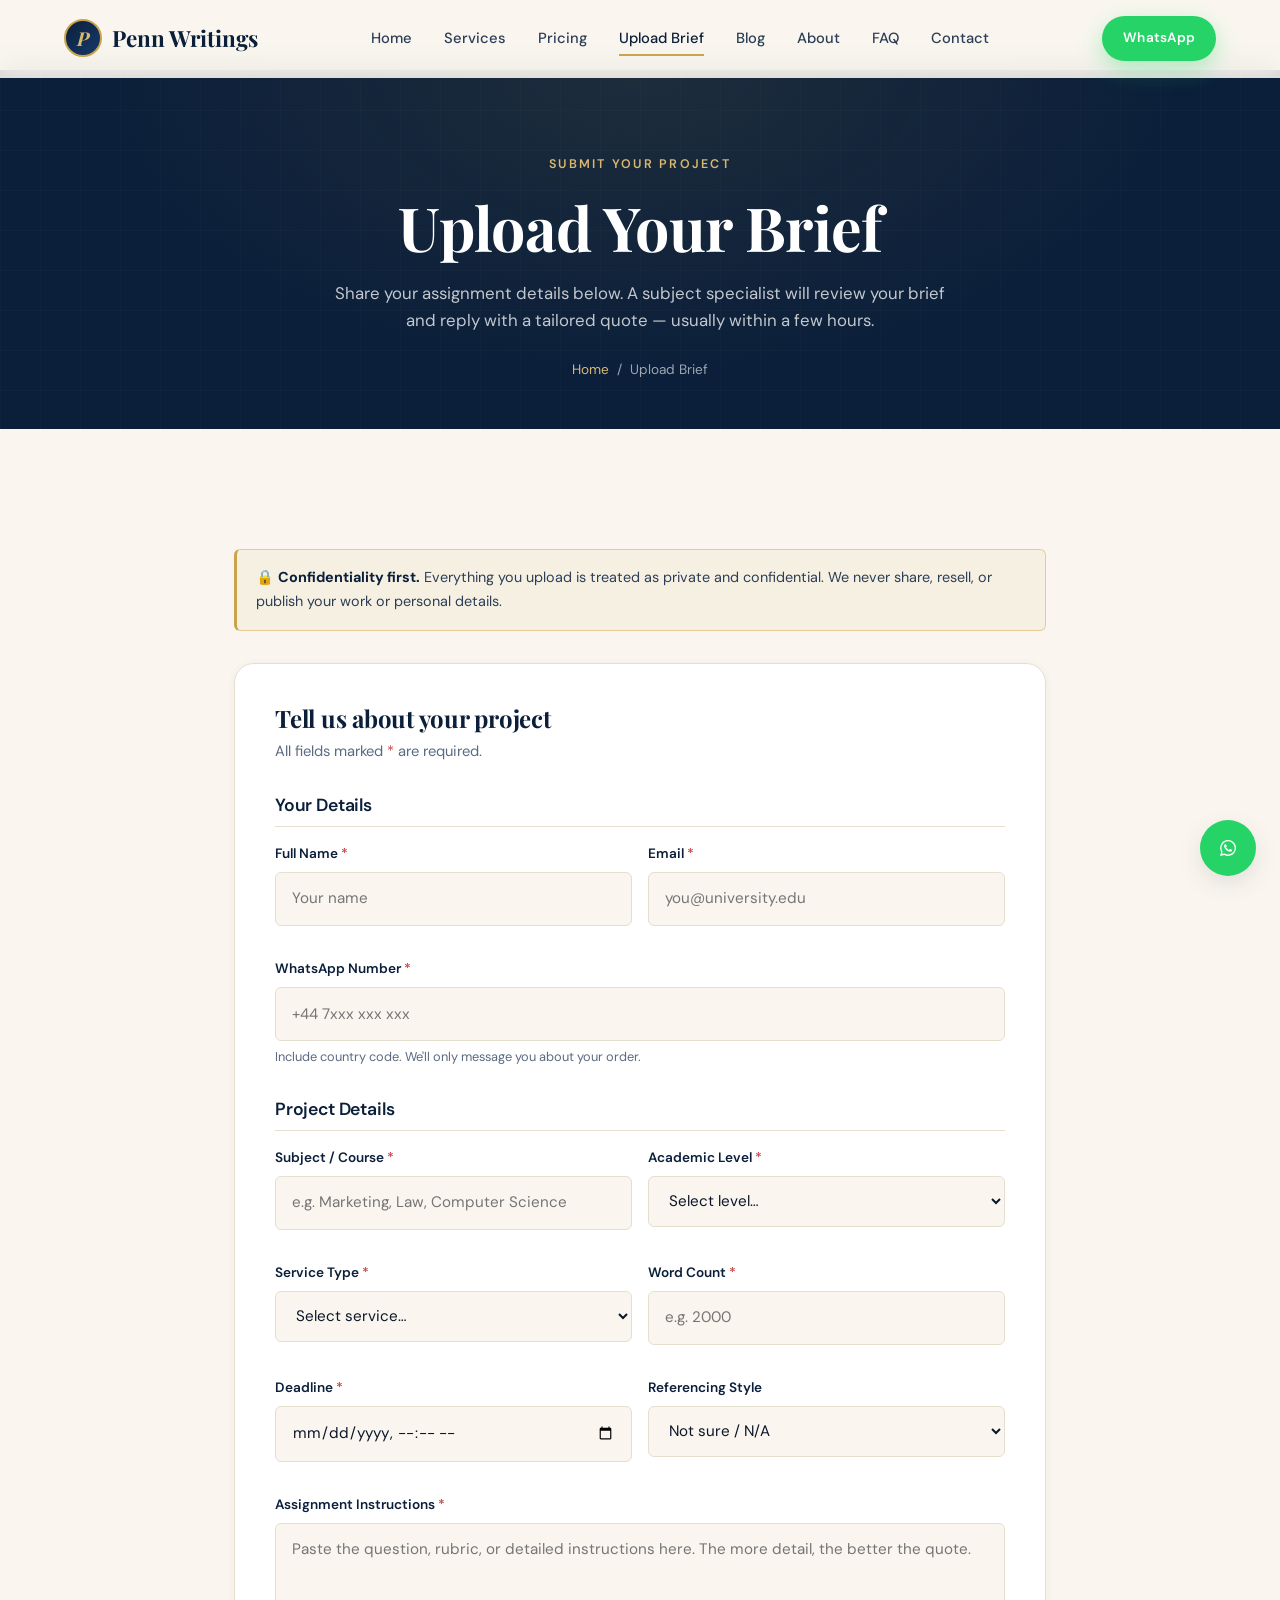
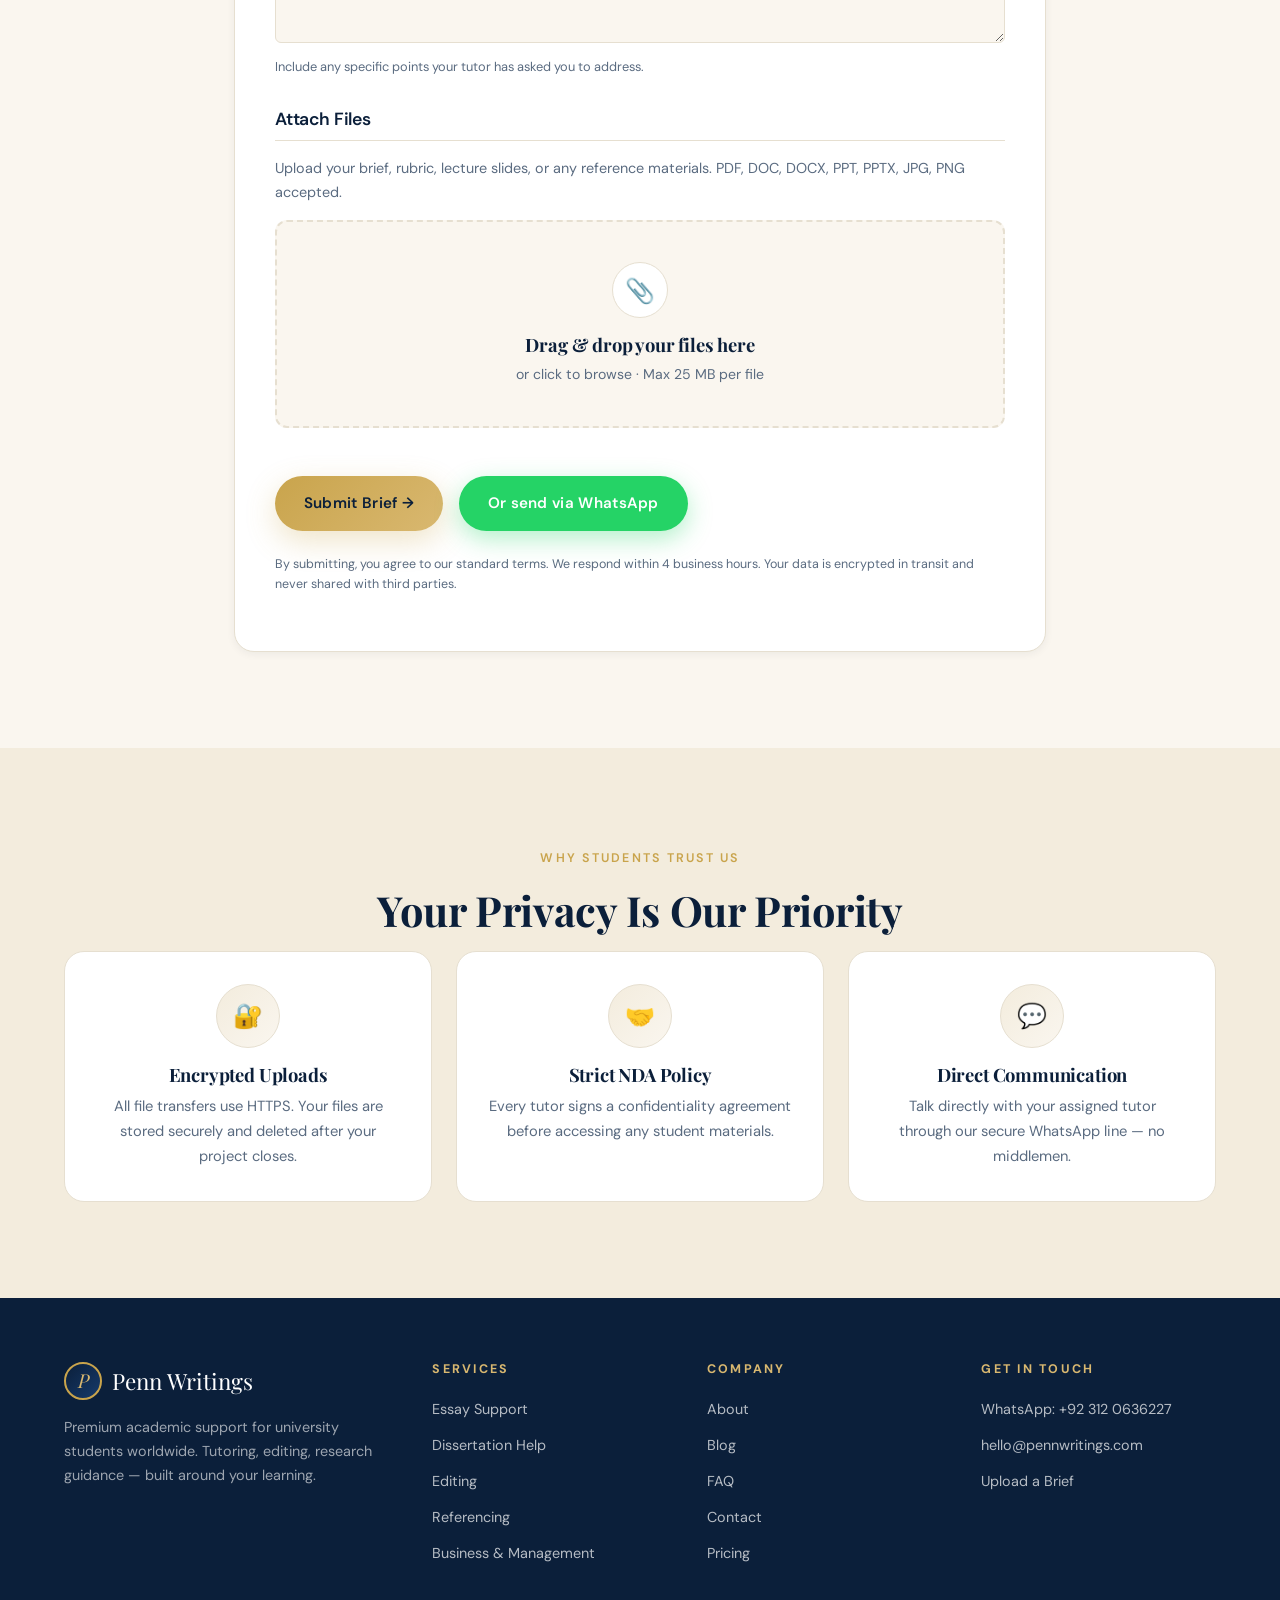
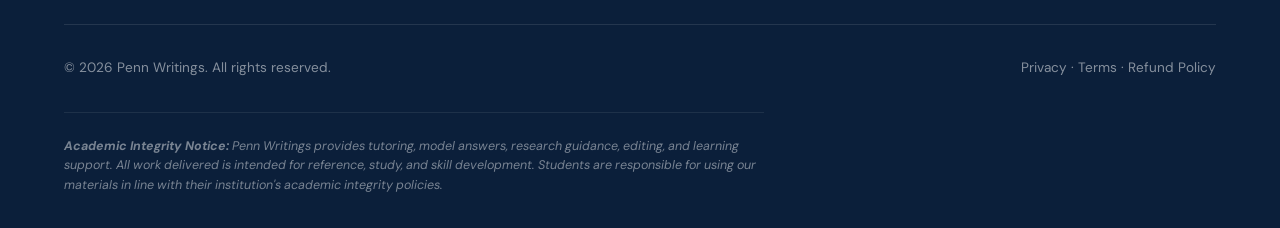
<file: upload-brief.html>
<!DOCTYPE html>
<html lang="en">
<head>
<meta charset="UTF-8" />
<meta name="viewport" content="width=device-width, initial-scale=1.0" />
<title>Upload Your Brief — Get a Quote in Hours | Penn Writings</title>
<meta name="description" content="Upload your assignment brief, rubric, or guidelines. Confidential, secure, and free. Receive a tailored quote within hours from a Penn Writings expert tutor." />
<meta property="og:title" content="Upload Your Brief | Penn Writings" />
<meta property="og:description" content="Send us your assignment details and files. We'll match you with the right expert and reply within hours." />

<link rel="preconnect" href="https://fonts.googleapis.com" />
<link rel="preconnect" href="https://fonts.gstatic.com" crossorigin />
<link href="https://fonts.googleapis.com/css2?family=Playfair+Display:ital,wght@0,400;0,600;0,700;1,400;1,700&family=DM+Sans:wght@400;500;600;700&display=swap" rel="stylesheet" />
<style>
/* ==========================================================================
   PENN WRITINGS — Premium Academic Support Website
   Shared stylesheet (assets/css/style.css)
   ========================================================================== */

/* --------------------------------------------------------------------------
   1. DESIGN TOKENS
   -------------------------------------------------------------------------- */
:root {
  /* Brand colours */
  --navy-900: #0b1f3a;
  --navy-800: #102b4f;
  --navy-700: #163a6b;
  --navy-600: #1e4a82;
  --gold-500: #c9a44c;
  --gold-400: #d9b870;
  --gold-300: #e6cc94;
  --cream-100: #faf6ef;
  --cream-200: #f3ecdd;
  --white: #ffffff;
  --ink-900: #0a1628;
  --ink-700: #2c3e57;
  --ink-500: #5a6b80;
  --ink-300: #a8b3c2;
  --line: #e6dfd0;
  --success: #2f8f63;
  --danger: #c94a4a;

  /* Typography */
  --font-display: "Playfair Display", "Cormorant Garamond", Georgia, serif;
  --font-body: "DM Sans", "Inter", -apple-system, BlinkMacSystemFont, sans-serif;

  /* Spacing & sizing */
  --container: 1200px;
  --radius-sm: 6px;
  --radius-md: 12px;
  --radius-lg: 20px;
  --radius-pill: 999px;

  /* Shadows */
  --shadow-sm: 0 2px 8px rgba(11, 31, 58, 0.06);
  --shadow-md: 0 8px 24px rgba(11, 31, 58, 0.10);
  --shadow-lg: 0 20px 60px rgba(11, 31, 58, 0.18);
  --shadow-gold: 0 10px 30px rgba(201, 164, 76, 0.30);

  /* Motion */
  --ease: cubic-bezier(0.4, 0, 0.2, 1);
  --ease-out: cubic-bezier(0.16, 1, 0.3, 1);
  --t-fast: 200ms;
  --t-mid: 400ms;
  --t-slow: 700ms;
}

/* --------------------------------------------------------------------------
   2. RESET & BASE
   -------------------------------------------------------------------------- */
*, *::before, *::after { box-sizing: border-box; margin: 0; padding: 0; }

html {
  scroll-behavior: smooth;
  -webkit-text-size-adjust: 100%;
}

body {
  font-family: var(--font-body);
  font-size: 16px;
  line-height: 1.65;
  color: var(--ink-700);
  background: var(--cream-100);
  overflow-x: hidden;
  -webkit-font-smoothing: antialiased;
  padding-top: 70px;
  -moz-osx-font-smoothing: grayscale;
}

img, svg { max-width: 100%; display: block; }
a { color: inherit; text-decoration: none; transition: color var(--t-fast) var(--ease); }
button { font: inherit; cursor: pointer; border: none; background: none; }
input, textarea, select { font: inherit; color: inherit; }

h1, h2, h3, h4, h5, h6 {
  font-family: var(--font-display);
  font-weight: 700;
  color: var(--navy-900);
  line-height: 1.2;
  letter-spacing: -0.01em;
}

h1 { font-size: clamp(2.2rem, 5vw, 3.8rem); }
h2 { font-size: clamp(1.8rem, 3.5vw, 2.6rem); }
h3 { font-size: clamp(1.3rem, 2.2vw, 1.6rem); }
h4 { font-size: 1.15rem; }

p { margin-bottom: 1rem; }

/* Focus states for accessibility */
:focus-visible {
  outline: 2px solid var(--gold-500);
  outline-offset: 3px;
  border-radius: 3px;
}

/* Reduced motion */
@media (prefers-reduced-motion: reduce) {
  *, *::before, *::after {
    animation-duration: 0.01ms !important;
    transition-duration: 0.01ms !important;
    scroll-behavior: auto !important;
  }
}

/* --------------------------------------------------------------------------
   3. UTILITIES
   -------------------------------------------------------------------------- */
.container {
  width: 100%;
  max-width: var(--container);
  margin: 0 auto;
  padding: 0 1.5rem;
}

.section { padding: clamp(3rem, 8vw, 6rem) 0; }
.section-sm { padding: clamp(2rem, 5vw, 3.5rem) 0; }

.text-center { text-align: center; }
.text-gold { color: var(--gold-500); }
.text-navy { color: var(--navy-900); }

.eyebrow {
  display: inline-block;
  font-family: var(--font-body);
  font-size: 0.78rem;
  font-weight: 600;
  letter-spacing: 0.18em;
  text-transform: uppercase;
  color: var(--gold-500);
  margin-bottom: 1rem;
  position: relative;
  padding-left: 2.5rem;
}
.eyebrow::before {
  content: "";
  position: absolute;
  left: 0; top: 50%;
  width: 2rem; height: 1px;
  background: var(--gold-500);
}
.eyebrow.center { padding-left: 0; }
.eyebrow.center::before { display: none; }

.section-title {
  text-align: center;
  margin-bottom: 1rem;
}
.section-subtitle {
  text-align: center;
  max-width: 640px;
  margin: 0 auto 3rem;
  color: var(--ink-500);
  font-size: 1.05rem;
}

/* Centered section header wrapper used on inner pages */
.section-head {
  text-align: center;
  max-width: 720px;
  margin: 0 auto 3rem;
}
.section-head .eyebrow { padding-left: 0; }
.section-head .eyebrow::before { display: none; }
.section-head h2 { margin-bottom: 1rem; }
.section-head p { color: var(--ink-500); font-size: 1.02rem; line-height: 1.7; }

/* FAQ page section labels */
.faq-section {
  text-align: center;
  margin-bottom: 2.5rem;
}
.faq-section .eyebrow { padding-left: 0; }
.faq-section .eyebrow::before { display: none; }
.faq-section h2 { margin-bottom: 0; }

/* --------------------------------------------------------------------------
   4. BUTTONS
   -------------------------------------------------------------------------- */
.btn {
  display: inline-flex;
  align-items: center;
  justify-content: center;
  gap: 0.5rem;
  padding: 0.95rem 1.8rem;
  font-family: var(--font-body);
  font-weight: 600;
  font-size: 0.95rem;
  letter-spacing: 0.02em;
  border-radius: var(--radius-pill);
  transition: all var(--t-mid) var(--ease);
  cursor: pointer;
  position: relative;
  overflow: hidden;
  white-space: nowrap;
}

.btn-primary {
  background: linear-gradient(135deg, var(--gold-500), var(--gold-400));
  color: var(--navy-900);
  box-shadow: var(--shadow-gold);
}
.btn-primary:hover {
  transform: translateY(-2px);
  box-shadow: 0 14px 40px rgba(201, 164, 76, 0.45);
}

.btn-secondary {
  background: var(--navy-900);
  color: var(--white);
  box-shadow: var(--shadow-md);
}
.btn-secondary:hover {
  background: var(--navy-700);
  transform: translateY(-2px);
}

.btn-outline {
  background: transparent;
  color: var(--navy-900);
  border: 2px solid var(--navy-900);
}
.btn-outline:hover {
  background: var(--navy-900);
  color: var(--white);
}

.btn-whatsapp {
  background: #25d366;
  color: white;
  box-shadow: 0 8px 24px rgba(37, 211, 102, 0.35);
}
.btn-whatsapp:hover {
  background: #1ebe5a;
  transform: translateY(-2px);
}

.btn-block { width: 100%; }
.btn-sm { padding: 0.7rem 1.3rem; font-size: 0.85rem; }

/* --------------------------------------------------------------------------
   5. HEADER / NAVIGATION
   -------------------------------------------------------------------------- */
.site-header {
  position: fixed;
  top: 0;
  left: 0;
  right: 0;
  z-index: 1000;
  background: rgba(250, 246, 239, 0.85);
  backdrop-filter: blur(14px);
  -webkit-backdrop-filter: blur(14px);
  border-bottom: 1px solid rgba(230, 223, 208, 0.6);
  transition: all var(--t-mid) var(--ease);
}
.site-header.scrolled {
  background: rgba(255, 255, 255, 0.95);
  box-shadow: var(--shadow-sm);
}

.nav-wrap {
  display: flex;
  align-items: center;
  justify-content: space-between;
  padding: 1rem 1.5rem;
  max-width: var(--container);
  margin: 0 auto;
}

.logo {
  display: flex;
  align-items: center;
  gap: 0.6rem;
  font-family: var(--font-display);
  font-size: 1.4rem;
  font-weight: 700;
  color: var(--navy-900);
}
.logo-mark {
  width: 38px; height: 38px;
  background: linear-gradient(135deg, var(--navy-900), var(--navy-700));
  color: var(--gold-400);
  border-radius: 50%;
  display: grid; place-items: center;
  font-family: var(--font-display);
  font-style: italic;
  font-size: 1.2rem;
  border: 2px solid var(--gold-500);
}

.nav-menu {
  display: flex;
  align-items: center;
  gap: 2rem;
  list-style: none;
}
.nav-menu a {
  font-size: 0.92rem;
  font-weight: 500;
  color: var(--ink-700);
  position: relative;
  padding: 0.5rem 0;
}
.nav-menu a::after {
  content: "";
  position: absolute;
  bottom: 0; left: 0;
  width: 0; height: 2px;
  background: var(--gold-500);
  transition: width var(--t-mid) var(--ease);
}
.nav-menu a:hover, .nav-menu a.active {
  color: var(--navy-900);
}
.nav-menu a:hover::after, .nav-menu a.active::after {
  width: 100%;
}

.nav-cta {
  display: flex;
  align-items: center;
  gap: 0.75rem;
}

.hamburger {
  display: none;
  width: 36px; height: 36px;
  flex-direction: column;
  justify-content: center;
  align-items: center;
  gap: 5px;
  z-index: 1010;
  position: relative;
}
.hamburger span {
  display: block;
  width: 22px; height: 2px;
  background: var(--navy-900);
  border-radius: 2px;
  transition: all var(--t-mid) var(--ease);
}
.hamburger.active span:nth-child(1) { transform: translateY(7px) rotate(45deg); }
.hamburger.active span:nth-child(2) { opacity: 0; }
.hamburger.active span:nth-child(3) { transform: translateY(-7px) rotate(-45deg); }

@media (max-width: 960px) {
  .nav-menu {
    position: fixed;
    top: 0; left: 0; right: 0; bottom: 0;
    background: var(--navy-900);
    flex-direction: column;
    justify-content: center;
    align-items: center;
    gap: 2.2rem;
    z-index: 1005;
    transform: translateX(100%);
    transition: transform var(--t-slow) var(--ease-out);
    padding: 5rem 2rem 2rem;
  }
  .nav-menu.open { transform: translateX(0); }
  .nav-menu a { font-size: 1.5rem; font-family: var(--font-display); color: var(--cream-100); font-weight: 700; }
  .nav-menu a::after { background: var(--gold-500); }
  .nav-menu a:hover, .nav-menu a.active { color: var(--gold-400); }
  .hamburger { display: flex; }
  .hamburger.active span { background: var(--white); }
  .nav-cta .btn { display: none; }
}

/* --------------------------------------------------------------------------
   6. HERO
   -------------------------------------------------------------------------- */
.hero {
  position: relative;
  padding: clamp(4rem, 10vw, 7rem) 0 clamp(3rem, 8vw, 5rem);
  background:
    radial-gradient(ellipse at top right, rgba(201, 164, 76, 0.12), transparent 50%),
    radial-gradient(ellipse at bottom left, rgba(22, 58, 107, 0.08), transparent 50%),
    var(--cream-100);
  overflow: hidden;
}

.hero::before {
  content: "";
  position: absolute;
  inset: 0;
  background-image:
    radial-gradient(circle at 1px 1px, rgba(11, 31, 58, 0.06) 1px, transparent 0);
  background-size: 32px 32px;
  opacity: 0.5;
  pointer-events: none;
}

.hero-grid {
  display: grid;
  grid-template-columns: 1.1fr 0.9fr;
  gap: 4rem;
  align-items: center;
  position: relative;
}

.hero-content { position: relative; z-index: 2; }

.hero-content h1 {
  margin-bottom: 1.5rem;
  letter-spacing: -0.02em;
}
.hero-content h1 .accent {
  color: var(--gold-500);
  font-style: italic;
  position: relative;
  display: inline-block;
}
.hero-content h1 .accent::after {
  content: "";
  position: absolute;
  bottom: 8px; left: 0;
  width: 100%; height: 8px;
  background: var(--gold-300);
  z-index: -1;
  opacity: 0.5;
}

.hero-lead {
  font-size: clamp(1rem, 1.5vw, 1.15rem);
  color: var(--ink-500);
  margin-bottom: 2rem;
  max-width: 520px;
}

.hero-actions {
  display: flex;
  flex-wrap: wrap;
  gap: 1rem;
  margin-bottom: 3rem;
}

.hero-stats {
  display: grid;
  grid-template-columns: repeat(3, 1fr);
  gap: 1.5rem;
  padding-top: 2rem;
  border-top: 1px solid var(--line);
}
.stat-num {
  font-family: var(--font-display);
  font-size: 2rem;
  font-weight: 700;
  color: var(--navy-900);
  line-height: 1;
}
.stat-label {
  font-size: 0.82rem;
  color: var(--ink-500);
  margin-top: 0.4rem;
  letter-spacing: 0.04em;
}

/* Hero visual */
.hero-visual {
  position: relative;
  height: 520px;
}
.hero-card {
  position: absolute;
  background: white;
  border-radius: var(--radius-lg);
  box-shadow: var(--shadow-lg);
  padding: 1.5rem;
  border: 1px solid var(--line);
}
.hero-card-1 {
  top: 0; right: 0;
  width: 280px;
  animation: float 6s ease-in-out infinite;
}
.hero-card-2 {
  bottom: 30px; left: 0;
  width: 260px;
  animation: float 6s ease-in-out infinite 1.5s;
}
.hero-card-3 {
  top: 50%; left: 50%;
  transform: translate(-50%, -50%);
  width: 220px;
  background: var(--navy-900);
  color: white;
  text-align: center;
}

@keyframes float {
  0%, 100% { transform: translateY(0); }
  50% { transform: translateY(-12px); }
}

.hero-card-3 { animation: float 6s ease-in-out infinite 0.75s; }
.hero-card-3 h4 { color: var(--gold-400); margin-bottom: 0.5rem; }
.hero-card-3 p { color: var(--cream-200); font-size: 0.85rem; margin: 0; }

.hero-card-icon {
  width: 44px; height: 44px;
  border-radius: 12px;
  background: var(--cream-200);
  color: var(--navy-900);
  display: grid; place-items: center;
  margin-bottom: 0.8rem;
  font-size: 1.2rem;
}
.hero-card h4 { margin-bottom: 0.3rem; font-size: 1rem; }
.hero-card p { font-size: 0.85rem; color: var(--ink-500); margin: 0; }

@media (max-width: 900px) {
  .hero-grid { grid-template-columns: 1fr; gap: 3rem; }
  .hero-visual { height: 400px; max-width: 460px; margin: 0 auto; }
}
@media (max-width: 480px) {
  .hero-stats { grid-template-columns: repeat(3, 1fr); gap: 0.8rem; }
  .stat-num { font-size: 1.4rem; }
  .stat-label { font-size: 0.7rem; }
}

/* --------------------------------------------------------------------------
   7. PAGE HEADER (for inner pages)
   -------------------------------------------------------------------------- */
.page-header {
  position: relative;
  padding: clamp(3rem, 7vw, 5rem) 0 clamp(2rem, 5vw, 3rem);
  background:
    radial-gradient(ellipse at top, rgba(201, 164, 76, 0.10), transparent 60%),
    var(--navy-900);
  color: var(--cream-100);
  overflow: hidden;
}
.page-header::before {
  content: "";
  position: absolute;
  inset: 0;
  background-image:
    linear-gradient(rgba(255,255,255,0.03) 1px, transparent 1px),
    linear-gradient(90deg, rgba(255,255,255,0.03) 1px, transparent 1px);
  background-size: 40px 40px;
  opacity: 0.6;
}
.page-header > .container { position: relative; z-index: 2; text-align: center; }
.page-header h1 { color: var(--white); margin-bottom: 1rem; }
.page-header .eyebrow { color: var(--gold-400); }
.page-header p { color: rgba(255,255,255,0.75); max-width: 640px; margin: 0 auto; font-size: 1.05rem; }

.breadcrumbs {
  display: flex;
  justify-content: center;
  gap: 0.5rem;
  font-size: 0.85rem;
  margin-top: 1.5rem;
  color: rgba(255,255,255,0.6);
}
.breadcrumbs a { color: var(--gold-400); }
.breadcrumbs a:hover { color: var(--gold-300); }

/* --------------------------------------------------------------------------
   8. CARD GRIDS / SERVICES
   -------------------------------------------------------------------------- */
.grid {
  display: grid;
  grid-template-columns: repeat(auto-fit, minmax(280px, 1fr));
  gap: 1.5rem;
}
.grid-2 { grid-template-columns: repeat(2, 1fr); }
.grid-3 { grid-template-columns: repeat(3, 1fr); }
.grid-4 { grid-template-columns: repeat(4, 1fr); }
@media (max-width: 900px) {
  .grid-2, .grid-3, .grid-4 { grid-template-columns: repeat(2, 1fr); }
}
@media (max-width: 560px) {
  .grid-2, .grid-3, .grid-4 { grid-template-columns: 1fr; }
}

/* Two-column story layout */
.two-col {
  display: grid;
  grid-template-columns: 1fr 1fr;
  gap: 3rem;
  align-items: center;
}
@media (max-width: 900px) {
  .two-col { grid-template-columns: 1fr; gap: 2rem; }
}

/* Story visual block */
.story-visual {
  display: grid;
  grid-template-columns: 1fr 1fr;
  gap: 1rem;
  background: var(--cream-100);
  padding: 2rem;
  border-radius: var(--radius-lg);
  border: 1px solid var(--line);
}
.story-stat {
  background: white;
  padding: 1.5rem 1.25rem;
  border-radius: var(--radius-md);
  border: 1px solid var(--line);
  text-align: center;
  transition: transform 0.3s ease, box-shadow 0.3s ease;
}
.story-stat:hover { transform: translateY(-3px); box-shadow: var(--shadow-md); }
.story-stat .stat-num {
  display: block;
  font-family: var(--font-display);
  font-size: 2rem;
  color: var(--navy-900);
  font-weight: 700;
  margin-bottom: 0.3rem;
}
.story-stat .stat-num .plus { color: var(--gold-500); }
.story-stat .stat-label {
  font-size: 0.78rem;
  color: var(--ink-500);
  text-transform: uppercase;
  letter-spacing: 0.06em;
  font-weight: 600;
}

/* Integrity statement block */
.integrity-block {
  max-width: 820px;
  margin: 0 auto;
  background: white;
  padding: clamp(2rem, 4vw, 3rem);
  border-radius: var(--radius-lg);
  border: 1px solid var(--line);
  border-left: 4px solid var(--gold-500);
}
.integrity-block h2 { margin-bottom: 1.25rem; }
.integrity-block p {
  color: var(--ink-700);
  line-height: 1.8;
  margin-bottom: 1rem;
}

.service-card {
  background: white;
  border: 1px solid var(--line);
  border-radius: var(--radius-lg);
  padding: 2rem;
  transition: all var(--t-mid) var(--ease);
  position: relative;
  overflow: hidden;
  cursor: pointer;
}
.service-card::before {
  content: "";
  position: absolute;
  top: 0; left: 0;
  width: 100%; height: 4px;
  background: linear-gradient(90deg, var(--gold-500), var(--gold-400));
  transform: scaleX(0);
  transform-origin: left;
  transition: transform var(--t-mid) var(--ease);
}
.service-card:hover {
  transform: translateY(-6px);
  box-shadow: var(--shadow-lg);
  border-color: var(--gold-300);
}
.service-card:hover::before { transform: scaleX(1); }

.service-icon {
  width: 56px; height: 56px;
  border-radius: 14px;
  background: linear-gradient(135deg, var(--cream-200), var(--cream-100));
  color: var(--navy-900);
  display: grid; place-items: center;
  font-size: 1.5rem;
  margin-bottom: 1.2rem;
  border: 1px solid var(--line);
  transition: all var(--t-mid) var(--ease);
}
.service-card:hover .service-icon {
  background: linear-gradient(135deg, var(--navy-900), var(--navy-700));
  color: var(--gold-400);
  transform: rotate(-5deg) scale(1.05);
}

.service-card h3 { margin-bottom: 0.6rem; font-size: 1.25rem; }
.service-card p { color: var(--ink-500); font-size: 0.95rem; margin-bottom: 1.2rem; }

.service-card .learn-more {
  font-weight: 600;
  font-size: 0.88rem;
  color: var(--navy-900);
  display: inline-flex;
  align-items: center;
  gap: 0.4rem;
  transition: gap var(--t-fast) var(--ease);
}
.service-card:hover .learn-more {
  color: var(--gold-500);
  gap: 0.7rem;
}

/* Service tags / filters */
.tag-filters {
  display: flex;
  flex-wrap: wrap;
  gap: 0.5rem;
  justify-content: center;
  margin-bottom: 2.5rem;
}
.tag {
  padding: 0.55rem 1.2rem;
  border: 1px solid var(--line);
  background: white;
  border-radius: var(--radius-pill);
  font-size: 0.85rem;
  font-weight: 500;
  color: var(--ink-700);
  transition: all var(--t-fast) var(--ease);
}
.tag:hover { border-color: var(--gold-500); color: var(--navy-900); }
.tag.active {
  background: var(--navy-900);
  color: var(--white);
  border-color: var(--navy-900);
}

/* --------------------------------------------------------------------------
   9. PRICING
   -------------------------------------------------------------------------- */
.pricing-grid {
  display: grid;
  grid-template-columns: repeat(3, 1fr);
  gap: 1.5rem;
  align-items: stretch;
}
@media (max-width: 900px) {
  .pricing-grid { grid-template-columns: 1fr; max-width: 460px; margin: 0 auto; }
}

.price-card {
  background: white;
  border: 1px solid var(--line);
  border-radius: var(--radius-lg);
  padding: 2.5rem 2rem;
  position: relative;
  transition: all var(--t-mid) var(--ease);
  display: flex;
  flex-direction: column;
}
.price-card:hover {
  transform: translateY(-4px);
  box-shadow: var(--shadow-lg);
}
.price-card.featured {
  background: linear-gradient(135deg, var(--navy-900), var(--navy-800));
  color: var(--cream-100);
  border-color: var(--navy-900);
  transform: scale(1.03);
}
.price-card.featured h3 { color: var(--white); }
.price-card.featured .price-num { color: var(--gold-400); }
.price-card.featured .price-features li { color: rgba(255,255,255,0.85); }
.price-card.featured .price-features li::before { color: var(--gold-400); }

.featured-badge {
  position: absolute;
  top: -12px; left: 50%;
  transform: translateX(-50%);
  background: var(--gold-500);
  color: var(--navy-900);
  font-size: 0.72rem;
  font-weight: 700;
  letter-spacing: 0.1em;
  padding: 0.4rem 1rem;
  border-radius: var(--radius-pill);
  text-transform: uppercase;
}

.price-tier {
  font-family: var(--font-display);
  font-size: 1.4rem;
  margin-bottom: 0.5rem;
}
.price-num {
  font-family: var(--font-display);
  font-size: 3rem;
  font-weight: 700;
  color: var(--navy-900);
  line-height: 1;
}
.price-num small { font-size: 1rem; color: var(--ink-500); font-weight: 400; }
.price-desc { color: var(--ink-500); font-size: 0.92rem; margin: 0.5rem 0 1.5rem; }

.price-features {
  list-style: none;
  margin-bottom: 2rem;
  flex: 1;
}
.price-features li {
  padding: 0.5rem 0 0.5rem 1.8rem;
  position: relative;
  font-size: 0.93rem;
}
.price-features li::before {
  content: "✓";
  position: absolute;
  left: 0; top: 0.5rem;
  color: var(--gold-500);
  font-weight: 700;
}

/* Price calculator */
.calculator {
  background: white;
  border-radius: var(--radius-lg);
  padding: clamp(1.5rem, 4vw, 2.5rem);
  box-shadow: var(--shadow-md);
  border: 1px solid var(--line);
  display: grid;
  grid-template-columns: 1.4fr 1fr;
  gap: 2.5rem;
}
@media (max-width: 800px) {
  .calculator { grid-template-columns: 1fr; gap: 1.5rem; }
}

.calc-form .form-row {
  display: grid;
  grid-template-columns: 1fr 1fr;
  gap: 1rem;
  margin-bottom: 1rem;
}
@media (max-width: 480px) {
  .calc-form .form-row { grid-template-columns: 1fr; }
}

.calc-result {
  background: linear-gradient(135deg, var(--navy-900), var(--navy-800));
  color: var(--cream-100);
  border-radius: var(--radius-md);
  padding: 2rem;
  display: flex;
  flex-direction: column;
  justify-content: center;
  text-align: center;
}
.calc-result .label {
  font-size: 0.8rem;
  letter-spacing: 0.15em;
  text-transform: uppercase;
  color: var(--gold-400);
  margin-bottom: 0.6rem;
}
.calc-result .price {
  font-family: var(--font-display);
  font-size: 2.8rem;
  font-weight: 700;
  color: var(--white);
  line-height: 1;
  margin-bottom: 0.3rem;
}
.calc-result .price-range {
  font-size: 0.85rem;
  color: rgba(255,255,255,0.65);
  margin-bottom: 1.5rem;
}

/* --------------------------------------------------------------------------
   10. FORMS
   -------------------------------------------------------------------------- */
.form-group {
  margin-bottom: 1rem;
}
.form-label {
  display: block;
  font-size: 0.85rem;
  font-weight: 600;
  color: var(--navy-900);
  margin-bottom: 0.4rem;
}
.form-label .req { color: var(--danger); }

.form-input,
.form-select,
.form-textarea {
  width: 100%;
  padding: 0.85rem 1rem;
  border: 1.5px solid var(--line);
  border-radius: var(--radius-sm);
  background: var(--cream-100);
  font-size: 0.95rem;
  color: var(--ink-900);
  transition: all var(--t-fast) var(--ease);
  font-family: var(--font-body);
}
.form-input:focus,
.form-select:focus,
.form-textarea:focus {
  outline: none;
  border-color: var(--gold-500);
  background: white;
  box-shadow: 0 0 0 3px rgba(201, 164, 76, 0.15);
}

.form-textarea { resize: vertical; min-height: 120px; }

.form-help {
  font-size: 0.8rem;
  color: var(--ink-500);
  margin-top: 0.3rem;
}

.form-error {
  color: var(--danger);
  font-size: 0.82rem;
  margin-top: 0.3rem;
  display: none;
}
.form-group.has-error .form-input,
.form-group.has-error .form-select,
.form-group.has-error .form-textarea { border-color: var(--danger); }
.form-group.has-error .form-error { display: block; }

/* Reusable form-field / form-row pattern (used on contact + alt forms) */
.brief-form {
  background: white;
  padding: clamp(1.5rem, 4vw, 2.5rem);
  border-radius: var(--radius-lg);
  border: 1px solid var(--line);
  box-shadow: var(--shadow-sm);
  margin-top: 1.5rem;
}
.form-row {
  display: grid;
  grid-template-columns: 1fr 1fr;
  gap: 1.25rem;
}
@media (max-width: 600px) {
  .form-row { grid-template-columns: 1fr; }
}
.form-field {
  display: flex;
  flex-direction: column;
  margin-bottom: 1.25rem;
}
.form-field label {
  font-size: 0.85rem;
  font-weight: 600;
  color: var(--ink-900);
  margin-bottom: 0.4rem;
  letter-spacing: 0.01em;
}
.form-field input,
.form-field select,
.form-field textarea {
  padding: 0.85rem 1rem;
  border: 1px solid var(--line);
  border-radius: var(--radius-sm);
  background: white;
  font-family: var(--font-body);
  font-size: 0.95rem;
  color: var(--ink-900);
  transition: border-color 0.2s ease, box-shadow 0.2s ease;
}
.form-field input:focus,
.form-field select:focus,
.form-field textarea:focus {
  outline: none;
  border-color: var(--gold-500);
  box-shadow: 0 0 0 3px rgba(201, 164, 76, 0.12);
}
.form-field textarea { resize: vertical; min-height: 120px; }
.form-field input.has-error,
.form-field select.has-error,
.form-field textarea.has-error { border-color: var(--danger); }

/* Contact page layout */
.contact-layout {
  display: grid;
  grid-template-columns: 1.4fr 1fr;
  gap: 2.5rem;
  align-items: start;
}
@media (max-width: 900px) {
  .contact-layout { grid-template-columns: 1fr; }
}
.contact-form-wrap h2 { margin-bottom: 0.5rem; }
.contact-form-wrap > p { color: var(--ink-500); margin-bottom: 1.5rem; }
.contact-info {
  display: flex;
  flex-direction: column;
  gap: 1.25rem;
}
.contact-card {
  background: white;
  padding: 1.5rem;
  border-radius: var(--radius-md);
  border: 1px solid var(--line);
  transition: transform 0.3s ease, box-shadow 0.3s ease;
}
.contact-card:hover { transform: translateY(-2px); box-shadow: var(--shadow-md); }
.contact-card.primary {
  background: linear-gradient(135deg, var(--navy-900), var(--navy-800));
  color: var(--cream-100);
  border-color: transparent;
}
.contact-card.primary h4 { color: white; }
.contact-card.primary p { color: rgba(255,255,255,0.78); }
.contact-icon {
  width: 44px; height: 44px;
  border-radius: 50%;
  display: grid; place-items: center;
  background: rgba(201, 164, 76, 0.15);
  color: var(--gold-500);
  font-size: 1.1rem;
  margin-bottom: 1rem;
}
.contact-icon.dark {
  background: var(--navy-900);
  color: var(--gold-500);
}
.contact-card h4 { margin-bottom: 0.4rem; font-size: 1.05rem; }
.contact-card p { font-size: 0.9rem; color: var(--ink-500); line-height: 1.65; margin-bottom: 0.9rem; }
.contact-card p:last-child { margin-bottom: 0; }
.contact-link {
  display: inline-block;
  font-weight: 600;
  color: var(--navy-900);
  border-bottom: 1px solid var(--gold-500);
  padding-bottom: 2px;
}
.contact-link:hover { color: var(--gold-500); }

/* File drop zone */
.dropzone {
  border: 2px dashed var(--line);
  border-radius: var(--radius-md);
  padding: 2.5rem 1.5rem;
  text-align: center;
  background: var(--cream-100);
  cursor: pointer;
  transition: all var(--t-mid) var(--ease);
}
.dropzone:hover, .dropzone.dragover {
  border-color: var(--gold-500);
  background: rgba(201, 164, 76, 0.05);
}
.dropzone-icon {
  width: 56px; height: 56px;
  border-radius: 50%;
  background: white;
  color: var(--gold-500);
  display: grid; place-items: center;
  font-size: 1.5rem;
  margin: 0 auto 1rem;
  border: 1px solid var(--line);
}
.dropzone h4 { margin-bottom: 0.4rem; }
.dropzone p { color: var(--ink-500); font-size: 0.88rem; margin: 0; }
.dropzone input[type="file"] { display: none; }

.file-list {
  margin-top: 1rem;
  display: flex;
  flex-direction: column;
  gap: 0.5rem;
}
.file-item {
  display: flex;
  align-items: center;
  justify-content: space-between;
  padding: 0.7rem 1rem;
  background: white;
  border: 1px solid var(--line);
  border-radius: var(--radius-sm);
  font-size: 0.88rem;
}
.file-item .remove-file {
  color: var(--danger);
  font-weight: 600;
  cursor: pointer;
  padding: 0.2rem 0.4rem;
}

/* Form success */
.form-success {
  display: none;
  text-align: center;
  padding: 2rem;
  background: rgba(47, 143, 99, 0.08);
  border: 1px solid var(--success);
  border-radius: var(--radius-md);
  color: var(--success);
}
.form-success.show { display: block; }

/* --------------------------------------------------------------------------
   11. TESTIMONIALS
   -------------------------------------------------------------------------- */
.testimonial-card {
  background: white;
  padding: 2rem;
  border-radius: var(--radius-lg);
  border: 1px solid var(--line);
  position: relative;
}
.testimonial-card::before {
  content: "";
  position: absolute;
  top: 1rem; left: 1.5rem;
  font-family: var(--font-display);
  font-size: 4rem;
  line-height: 1;
  color: var(--gold-300);
  font-style: italic;
}
.testimonial-card blockquote {
  font-style: italic;
  color: var(--ink-700);
  margin: 1.5rem 0 1.5rem;
  position: relative;
  z-index: 1;
}
.testimonial-author {
  display: flex;
  align-items: center;
  gap: 0.8rem;
  padding-top: 1.2rem;
  border-top: 1px solid var(--line);
}
.author-avatar {
  width: 44px; height: 44px;
  border-radius: 50%;
  background: linear-gradient(135deg, var(--navy-900), var(--navy-700));
  color: var(--gold-400);
  display: grid; place-items: center;
  font-family: var(--font-display);
  font-weight: 700;
}
.author-name { font-weight: 600; color: var(--navy-900); font-size: 0.92rem; }
.author-role { font-size: 0.8rem; color: var(--ink-500); }
.stars { color: var(--gold-500); font-size: 0.85rem; margin-bottom: 0.5rem; }

/* --------------------------------------------------------------------------
   12. ACCORDION (FAQ)
   -------------------------------------------------------------------------- */
.accordion {
  display: flex;
  flex-direction: column;
  gap: 0.75rem;
}
.accordion-item {
  background: white;
  border: 1px solid var(--line);
  border-radius: var(--radius-md);
  overflow: hidden;
  transition: all var(--t-fast) var(--ease);
}
.accordion-item:hover { border-color: var(--gold-300); }
.accordion-header {
  width: 100%;
  padding: 1.2rem 1.5rem;
  display: flex;
  align-items: center;
  justify-content: space-between;
  text-align: left;
  font-weight: 600;
  color: var(--navy-900);
  font-size: 1rem;
  font-family: var(--font-body);
}
.accordion-icon {
  width: 24px; height: 24px;
  display: grid; place-items: center;
  border: 1.5px solid var(--gold-500);
  border-radius: 50%;
  color: var(--gold-500);
  flex-shrink: 0;
  margin-left: 1rem;
  transition: all var(--t-mid) var(--ease);
  font-size: 0.9rem;
}
.accordion-item.open .accordion-icon {
  background: var(--gold-500);
  color: var(--white);
  transform: rotate(45deg);
}
.accordion-body {
  max-height: 0;
  overflow: hidden;
  transition: max-height var(--t-mid) var(--ease);
}
.accordion-body-inner {
  padding: 0 1.5rem 1.4rem;
  color: var(--ink-500);
  line-height: 1.7;
}

/* --------------------------------------------------------------------------
   13. BLOG
   -------------------------------------------------------------------------- */
.blog-grid {
  display: grid;
  grid-template-columns: repeat(auto-fit, minmax(300px, 1fr));
  gap: 2rem;
}

.blog-card {
  background: white;
  border-radius: var(--radius-lg);
  overflow: hidden;
  border: 1px solid var(--line);
  transition: all var(--t-mid) var(--ease);
  display: flex;
  flex-direction: column;
}
.blog-card:hover {
  transform: translateY(-4px);
  box-shadow: var(--shadow-lg);
}

.blog-image {
  aspect-ratio: 16/10;
  background: linear-gradient(135deg, var(--navy-900), var(--navy-700));
  position: relative;
  overflow: hidden;
}
.blog-image::after {
  content: "";
  position: absolute;
  inset: 0;
  background: radial-gradient(circle at 30% 30%, rgba(201, 164, 76, 0.4), transparent 60%);
}
.blog-image .badge {
  position: absolute;
  top: 1rem; left: 1rem;
  background: var(--gold-500);
  color: var(--navy-900);
  font-size: 0.72rem;
  font-weight: 700;
  letter-spacing: 0.08em;
  padding: 0.35rem 0.8rem;
  border-radius: var(--radius-pill);
  text-transform: uppercase;
  z-index: 2;
}
.blog-image .blog-icon {
  position: absolute;
  inset: 0;
  display: grid; place-items: center;
  font-family: var(--font-display);
  font-size: 4rem;
  font-style: italic;
  color: var(--gold-400);
  opacity: 0.9;
  z-index: 1;
}

.blog-body { padding: 1.5rem; flex: 1; display: flex; flex-direction: column; }
.blog-meta {
  display: flex;
  gap: 1rem;
  font-size: 0.8rem;
  color: var(--ink-500);
  margin-bottom: 0.8rem;
}
.blog-card h3 {
  font-size: 1.2rem;
  margin-bottom: 0.7rem;
  line-height: 1.3;
}
.blog-card h3 a:hover { color: var(--gold-500); }
.blog-card p { color: var(--ink-500); font-size: 0.92rem; margin-bottom: 1rem; flex: 1; }
.blog-card .read-more {
  font-weight: 600;
  color: var(--navy-900);
  font-size: 0.88rem;
  display: inline-flex;
  gap: 0.4rem;
  align-items: center;
  transition: gap var(--t-fast) var(--ease);
}
.blog-card .read-more:hover { color: var(--gold-500); gap: 0.7rem; }

/* Blog detail */
.blog-detail-layout {
  display: grid;
  grid-template-columns: 1fr 280px;
  gap: 3rem;
  align-items: start;
}
@media (max-width: 900px) {
  .blog-detail-layout { grid-template-columns: 1fr; }
}

.blog-article {
  background: white;
  padding: clamp(1.5rem, 4vw, 3rem);
  border-radius: var(--radius-lg);
  border: 1px solid var(--line);
}
.blog-article h1 { font-size: clamp(1.8rem, 4vw, 2.6rem); margin-bottom: 1rem; }
.article-meta {
  display: flex;
  flex-wrap: wrap;
  gap: 1.25rem;
  font-size: 0.85rem;
  color: var(--ink-500);
  margin-bottom: 1.5rem;
  padding-bottom: 1.25rem;
  border-bottom: 1px solid var(--line);
}
.article-lead {
  font-size: 1.15rem !important;
  line-height: 1.75 !important;
  color: var(--ink-900) !important;
  font-weight: 500;
  margin-bottom: 2rem !important;
}
.blog-article h2 { margin: 2rem 0 1rem; font-size: 1.6rem; }
.blog-article h3 { margin: 1.5rem 0 0.8rem; font-size: 1.25rem; }
.blog-article p { font-size: 1.02rem; line-height: 1.8; color: var(--ink-700); margin-bottom: 1rem; }
.blog-article ul, .blog-article ol { margin: 1rem 0 1rem 1.5rem; }
.blog-article li { margin-bottom: 0.5rem; line-height: 1.7; }
.blog-article blockquote {
  border-left: 3px solid var(--gold-500);
  padding-left: 1.5rem;
  margin: 1.5rem 0;
  font-style: italic;
  color: var(--ink-500);
  font-size: 1.08rem;
}

.blog-sidebar {
  position: sticky;
  top: 100px;
  display: flex;
  flex-direction: column;
  gap: 1.5rem;
}
.sidebar-card {
  background: white;
  padding: 1.5rem;
  border-radius: var(--radius-md);
  border: 1px solid var(--line);
}
.sidebar-card h4 { margin-bottom: 1rem; font-size: 1.05rem; }
.sidebar-card.cta { background: var(--navy-900); color: var(--cream-100); }
.sidebar-card.cta h4 { color: var(--white); }

.toc { list-style: none; }
.toc li { padding: 0.4rem 0; border-bottom: 1px dashed var(--line); }
.toc li:last-child { border: none; }
.toc a { font-size: 0.88rem; color: var(--ink-700); }
.toc a:hover { color: var(--gold-500); }

/* Search bar */
.search-bar {
  display: flex;
  max-width: 540px;
  margin: 0 auto 2rem;
  background: white;
  border: 1.5px solid var(--line);
  border-radius: var(--radius-pill);
  padding: 0.4rem;
  box-shadow: var(--shadow-sm);
}
.search-bar input {
  flex: 1;
  border: none;
  background: transparent;
  padding: 0.6rem 1rem;
  font-size: 0.95rem;
}
.search-bar input:focus { outline: none; }
.search-bar button {
  background: var(--navy-900);
  color: var(--white);
  border-radius: var(--radius-pill);
  padding: 0.6rem 1.4rem;
  font-weight: 600;
  font-size: 0.88rem;
}

/* --------------------------------------------------------------------------
   14. CTA SECTIONS
   -------------------------------------------------------------------------- */
.cta-band {
  background:
    radial-gradient(ellipse at top right, rgba(201, 164, 76, 0.15), transparent 60%),
    var(--navy-900);
  color: var(--cream-100);
  text-align: center;
  position: relative;
  overflow: hidden;
}
.cta-band::before {
  content: "";
  position: absolute;
  inset: 0;
  background-image:
    radial-gradient(circle at 1px 1px, rgba(201, 164, 76, 0.08) 1px, transparent 0);
  background-size: 28px 28px;
}
.cta-band > .container { position: relative; z-index: 2; }
.cta-band h2 { color: var(--white); margin-bottom: 1rem; }
.cta-band h2 .accent { color: var(--gold-400); font-style: italic; }
.cta-band p { color: rgba(255,255,255,0.75); max-width: 560px; margin: 0 auto 2rem; }
.cta-band .actions {
  display: flex;
  flex-wrap: wrap;
  justify-content: center;
  gap: 1rem;
}

/* --------------------------------------------------------------------------
   15. HOW IT WORKS / STEPS
   -------------------------------------------------------------------------- */
.steps-grid {
  display: grid;
  grid-template-columns: repeat(4, 1fr);
  gap: 1.5rem;
  position: relative;
}
@media (max-width: 900px) { .steps-grid { grid-template-columns: repeat(2, 1fr); } }
@media (max-width: 480px) { .steps-grid { grid-template-columns: 1fr; } }

.step-card {
  background: white;
  border: 1px solid var(--line);
  border-radius: var(--radius-lg);
  padding: 2rem 1.5rem;
  text-align: center;
  position: relative;
  transition: all var(--t-mid) var(--ease);
}
.step-card:hover {
  transform: translateY(-4px);
  box-shadow: var(--shadow-md);
}
.step-num {
  width: 48px; height: 48px;
  border-radius: 50%;
  background: linear-gradient(135deg, var(--navy-900), var(--navy-700));
  color: var(--gold-400);
  display: grid; place-items: center;
  font-family: var(--font-display);
  font-size: 1.3rem;
  font-weight: 700;
  margin: 0 auto 1.2rem;
  border: 2px solid var(--gold-500);
}
.step-card h4 { margin-bottom: 0.5rem; }
.step-card p { color: var(--ink-500); font-size: 0.9rem; margin: 0; }

/* --------------------------------------------------------------------------
   16. FOOTER
   -------------------------------------------------------------------------- */
.site-footer {
  background: var(--navy-900);
  color: var(--cream-200);
  padding: 4rem 0 2rem;
}
.footer-grid {
  display: grid;
  grid-template-columns: 1.4fr 1fr 1fr 1fr;
  gap: 2.5rem;
  margin-bottom: 3rem;
}
@media (max-width: 800px) {
  .footer-grid { grid-template-columns: 1fr 1fr; }
}
@media (max-width: 480px) {
  .footer-grid { grid-template-columns: 1fr; gap: 2rem; }
}

.footer-col h5 {
  font-family: var(--font-body);
  font-size: 0.78rem;
  text-transform: uppercase;
  letter-spacing: 0.18em;
  color: var(--gold-400);
  margin-bottom: 1.2rem;
}
.footer-col p { color: rgba(255,255,255,0.6); font-size: 0.9rem; }
.footer-col ul { list-style: none; }
.footer-col ul li { margin-bottom: 0.6rem; }
.footer-col ul a {
  color: rgba(255,255,255,0.7);
  font-size: 0.9rem;
  transition: color var(--t-fast) var(--ease);
}
.footer-col ul a:hover { color: var(--gold-400); }

.footer-logo {
  display: flex;
  align-items: center;
  gap: 0.6rem;
  font-family: var(--font-display);
  font-size: 1.4rem;
  color: var(--white);
  margin-bottom: 1rem;
}

.footer-bottom {
  border-top: 1px solid rgba(255,255,255,0.1);
  padding-top: 2rem;
  display: flex;
  justify-content: space-between;
  flex-wrap: wrap;
  gap: 1rem;
  font-size: 0.85rem;
  color: rgba(255,255,255,0.5);
}
.footer-bottom .integrity {
  max-width: 700px;
  font-size: 0.78rem;
  font-style: italic;
  color: rgba(255,255,255,0.45);
  line-height: 1.6;
  margin-top: 1rem;
  padding-top: 1.5rem;
  border-top: 1px solid rgba(255,255,255,0.08);
  width: 100%;
}

/* --------------------------------------------------------------------------
   17. FLOATING UI (WhatsApp + Back to top)
   -------------------------------------------------------------------------- */
.float-whatsapp,
.float-top {
  position: fixed;
  z-index: 90;
  width: 56px; height: 56px;
  border-radius: 50%;
  display: grid; place-items: center;
  font-size: 1.4rem;
  transition: all var(--t-mid) var(--ease);
  box-shadow: var(--shadow-md);
}

.float-whatsapp {
  bottom: 1.5rem;
  right: 1.5rem;
  background: #25d366;
  color: white;
  animation: pulse-green 2.5s ease-out infinite;
}
.float-whatsapp:hover { transform: scale(1.08); }

@keyframes pulse-green {
  0% { box-shadow: 0 0 0 0 rgba(37, 211, 102, 0.5); }
  70% { box-shadow: 0 0 0 18px rgba(37, 211, 102, 0); }
  100% { box-shadow: 0 0 0 0 rgba(37, 211, 102, 0); }
}

.float-top {
  bottom: 6rem;
  right: 1.5rem;
  background: var(--navy-900);
  color: var(--gold-400);
  opacity: 0;
  pointer-events: none;
  transform: translateY(10px);
}
.float-top.visible {
  opacity: 1;
  pointer-events: auto;
  transform: translateY(0);
}
.float-top:hover { background: var(--navy-700); }

/* --------------------------------------------------------------------------
   18. MODAL
   -------------------------------------------------------------------------- */
.modal-overlay {
  position: fixed;
  inset: 0;
  background: rgba(11, 31, 58, 0.6);
  backdrop-filter: blur(6px);
  z-index: 200;
  display: none;
  align-items: center;
  justify-content: center;
  padding: 1rem;
  opacity: 0;
  transition: opacity var(--t-mid) var(--ease);
}
.modal-overlay.open { display: flex; opacity: 1; }

.modal {
  background: white;
  max-width: 600px;
  width: 100%;
  max-height: 85vh;
  overflow-y: auto;
  border-radius: var(--radius-lg);
  padding: 2.5rem;
  position: relative;
  transform: translateY(20px);
  transition: transform var(--t-mid) var(--ease-out);
}
.modal-overlay.open .modal { transform: translateY(0); }

.modal-close {
  position: absolute;
  top: 1rem; right: 1rem;
  width: 36px; height: 36px;
  border-radius: 50%;
  background: var(--cream-100);
  display: grid; place-items: center;
  color: var(--navy-900);
  font-size: 1.2rem;
  font-weight: 600;
  transition: all var(--t-fast) var(--ease);
}
.modal-close:hover { background: var(--navy-900); color: var(--white); }

.modal h3 { margin-bottom: 1rem; padding-right: 2rem; }
.modal-icon {
  width: 56px; height: 56px;
  background: linear-gradient(135deg, var(--gold-500), var(--gold-400));
  color: var(--navy-900);
  border-radius: 14px;
  display: grid; place-items: center;
  font-size: 1.4rem;
  margin-bottom: 1rem;
}

/* --------------------------------------------------------------------------
   19. ANIMATIONS — SCROLL REVEAL
   -------------------------------------------------------------------------- */
.reveal {
  opacity: 0;
  transform: translateY(24px);
  transition: opacity 0.8s var(--ease-out), transform 0.8s var(--ease-out);
}
.reveal.is-visible {
  opacity: 1;
  transform: translateY(0);
}
.reveal-delay-1 { transition-delay: 0.1s; }
.reveal-delay-2 { transition-delay: 0.2s; }
.reveal-delay-3 { transition-delay: 0.3s; }
.reveal-delay-4 { transition-delay: 0.4s; }

/* Page entrance fade */
@keyframes page-enter {
  from { opacity: 0; transform: translateY(8px); }
  to   { opacity: 1; transform: translateY(0); }
}
main { animation: page-enter 0.6s var(--ease-out); }

/* --------------------------------------------------------------------------
   20. PRELOADER
   -------------------------------------------------------------------------- */
.preloader {
  position: fixed;
  inset: 0;
  background: var(--cream-100);
  z-index: 999;
  display: grid;
  place-items: center;
  transition: opacity 0.6s var(--ease), visibility 0.6s var(--ease);
}
.preloader.loaded { opacity: 0; visibility: hidden; }

.preloader-mark {
  width: 64px; height: 64px;
  border-radius: 50%;
  background: linear-gradient(135deg, var(--navy-900), var(--navy-700));
  color: var(--gold-400);
  display: grid; place-items: center;
  font-family: var(--font-display);
  font-style: italic;
  font-size: 1.6rem;
  border: 2px solid var(--gold-500);
  animation: spin-mark 1.4s var(--ease) infinite;
}
@keyframes spin-mark {
  0% { transform: rotate(0); }
  50% { transform: rotate(180deg); }
  100% { transform: rotate(360deg); }
}

/* --------------------------------------------------------------------------
   21. MISC HELPERS
   -------------------------------------------------------------------------- */
.divider {
  width: 60px; height: 3px;
  background: var(--gold-500);
  margin: 0 auto 1.5rem;
  border-radius: 3px;
}

.alert-info {
  background: rgba(201, 164, 76, 0.08);
  border: 1px solid var(--gold-300);
  border-left: 3px solid var(--gold-500);
  padding: 1rem 1.2rem;
  border-radius: var(--radius-sm);
  font-size: 0.9rem;
  color: var(--ink-700);
  margin: 1.5rem 0;
}
.alert-info strong { color: var(--navy-900); }

/* About / Mission cards */
.value-card {
  background: white;
  padding: 2rem;
  border-radius: var(--radius-lg);
  border: 1px solid var(--line);
  text-align: center;
  transition: all var(--t-mid) var(--ease);
}
.value-card:hover { transform: translateY(-4px); box-shadow: var(--shadow-md); }
.value-icon {
  width: 64px; height: 64px;
  border-radius: 50%;
  background: linear-gradient(135deg, var(--cream-200), var(--cream-100));
  border: 1px solid var(--line);
  color: var(--gold-500);
  display: grid; place-items: center;
  font-size: 1.5rem;
  margin: 0 auto 1rem;
}
.value-card h3, .value-card h4 { margin-bottom: 0.5rem; font-size: 1.15rem; }
.value-card p { color: var(--ink-500); font-size: 0.92rem; margin: 0; line-height: 1.7; }

</style>
</head>
<body>

<div class="preloader" aria-hidden="true"><div class="preloader-mark">P</div></div>

<header class="site-header">
  <div class="nav-wrap">
    <a href="index.html" class="logo"><span class="logo-mark">P</span><span>Penn Writings</span></a>
    <nav aria-label="Primary">
      <ul class="nav-menu" id="navMenu">
        <li><a href="index.html">Home</a></li>
        <li><a href="services.html">Services</a></li>
        <li><a href="pricing.html">Pricing</a></li>
        <li><a href="upload-brief.html">Upload Brief</a></li>
        <li><a href="blog.html">Blog</a></li>
        <li><a href="about.html">About</a></li>
        <li><a href="faq.html">FAQ</a></li>
        <li><a href="contact.html">Contact</a></li>
      </ul>
    </nav>
    <div class="nav-cta">
      <a href="https://wa.me/923120636227" class="btn btn-whatsapp btn-sm" target="_blank" rel="noopener">WhatsApp</a>
    </div>
    <button class="hamburger" aria-label="Toggle menu" aria-controls="navMenu" aria-expanded="false">
      <span></span><span></span><span></span>
    </button>
  </div>
</header>

<main>

<section class="page-header">
  <div class="container">
    <span class="eyebrow center">Submit Your Project</span>
    <h1>Upload Your Brief</h1>
    <p>Share your assignment details below. A subject specialist will review your brief and reply with a tailored quote — usually within a few hours.</p>
    <div class="breadcrumbs">
      <a href="index.html">Home</a> <span>/</span> <span>Upload Brief</span>
    </div>
  </div>
</section>

<section class="section">
  <div class="container" style="max-width:860px">

    <div class="alert-info reveal">
      🔒 <strong>Confidentiality first.</strong> Everything you upload is treated as private and confidential. We never share, resell, or publish your work or personal details.
    </div>

    <!-- Brief upload form -->
    <form id="brief-form" class="reveal" style="background:white;padding:clamp(1.5rem,4vw,2.5rem);border-radius:var(--radius-lg);border:1px solid var(--line);box-shadow:var(--shadow-sm);margin-top:2rem"
          novalidate
          autocomplete="on"
          enctype="multipart/form-data">
      <!--
        ===========================================================
        BACKEND INTEGRATION POINT (form action)
        ===========================================================
        To submit this form to a backend, replace the JS-driven
        submission in main.js with one of:

        A) FORMSPREE
           <form id="brief-form"
                 action="https://formspree.io/f/YOUR_FORM_ID"
                 method="POST" enctype="multipart/form-data">
           Then remove e.preventDefault() in main.js initUploadForm.

        B) NETLIFY FORMS
           Add `netlify` and `data-netlify="true"` attributes to the
           form, plus a hidden field:
             <input type="hidden" name="form-name" value="brief">

        C) CUSTOM PHP / NODE / SERVERLESS
           Set action="/api/submit-brief" or call fetch() in JS.
           See main.js, function initUploadForm — there's an example.
        ===========================================================
      -->

      <h2 style="font-size:1.5rem;margin-bottom:.4rem">Tell us about your project</h2>
      <p style="color:var(--ink-500);font-size:.92rem;margin-bottom:2rem">All fields marked <span style="color:var(--danger)">*</span> are required.</p>

      <!-- Personal info -->
      <h3 style="font-size:1.1rem;font-family:var(--font-body);font-weight:600;color:var(--navy-900);margin-bottom:1rem;padding-bottom:.6rem;border-bottom:1px solid var(--line)">Your Details</h3>

      <div style="display:grid;grid-template-columns:1fr 1fr;gap:1rem;margin-bottom:1rem">
        <div class="form-group">
          <label class="form-label" for="name">Full Name <span class="req">*</span></label>
          <input type="text" id="name" name="name" class="form-input" data-required placeholder="Your name" />
          <div class="form-error">Please enter your name</div>
        </div>
        <div class="form-group">
          <label class="form-label" for="email">Email <span class="req">*</span></label>
          <input type="email" id="email" name="email" class="form-input" data-required placeholder="you@university.edu" />
          <div class="form-error">Please enter a valid email</div>
        </div>
      </div>

      <div class="form-group">
        <label class="form-label" for="whatsapp">WhatsApp Number <span class="req">*</span></label>
        <input type="tel" id="whatsapp" name="whatsapp" class="form-input" data-required placeholder="+44 7xxx xxx xxx" />
        <div class="form-help">Include country code. We'll only message you about your order.</div>
        <div class="form-error">Please enter your WhatsApp number</div>
      </div>

      <!-- Project details -->
      <h3 style="font-size:1.1rem;font-family:var(--font-body);font-weight:600;color:var(--navy-900);margin:2rem 0 1rem;padding-bottom:.6rem;border-bottom:1px solid var(--line)">Project Details</h3>

      <div style="display:grid;grid-template-columns:1fr 1fr;gap:1rem;margin-bottom:1rem">
        <div class="form-group">
          <label class="form-label" for="subject">Subject / Course <span class="req">*</span></label>
          <input type="text" id="subject" name="subject" class="form-input" data-required placeholder="e.g. Marketing, Law, Computer Science" />
          <div class="form-error">Please enter a subject</div>
        </div>
        <div class="form-group">
          <label class="form-label" for="level">Academic Level <span class="req">*</span></label>
          <select id="level" name="level" class="form-select" data-required>
            <option value="">Select level…</option>
            <option>Undergraduate (Year 1)</option>
            <option>Undergraduate (Year 2)</option>
            <option>Undergraduate (Year 3)</option>
            <option>Masters / Postgraduate</option>
            <option>PhD / Doctoral</option>
            <option>Professional / Other</option>
          </select>
          <div class="form-error">Please select your level</div>
        </div>
      </div>

      <div style="display:grid;grid-template-columns:1fr 1fr;gap:1rem;margin-bottom:1rem">
        <div class="form-group">
          <label class="form-label" for="service">Service Type <span class="req">*</span></label>
          <select id="service" name="service" class="form-select" data-required>
            <option value="">Select service…</option>
            <option>Essay Writing Support</option>
            <option>Dissertation Support</option>
            <option>Research Proposal</option>
            <option>Business / Management Essay</option>
            <option>Case Study Analysis</option>
            <option>Editing & Proofreading</option>
            <option>Referencing & Formatting</option>
            <option>Presentation / Report</option>
            <option>Other (specify in instructions)</option>
          </select>
          <div class="form-error">Please select a service</div>
        </div>
        <div class="form-group">
          <label class="form-label" for="words">Word Count <span class="req">*</span></label>
          <input type="number" id="words" name="word_count" class="form-input" data-required min="100" step="100" placeholder="e.g. 2000" />
          <div class="form-error">Please enter the word count</div>
        </div>
      </div>

      <div style="display:grid;grid-template-columns:1fr 1fr;gap:1rem;margin-bottom:1rem">
        <div class="form-group">
          <label class="form-label" for="deadline">Deadline <span class="req">*</span></label>
          <input type="datetime-local" id="deadline" name="deadline" class="form-input" data-required />
          <div class="form-error">Please choose a deadline</div>
        </div>
        <div class="form-group">
          <label class="form-label" for="referencing">Referencing Style</label>
          <select id="referencing" name="referencing" class="form-select">
            <option value="">Not sure / N/A</option>
            <option>Harvard</option>
            <option>APA (6th edition)</option>
            <option>APA (7th edition)</option>
            <option>MLA</option>
            <option>Chicago</option>
            <option>OSCOLA</option>
            <option>IEEE</option>
            <option>Vancouver</option>
            <option>Other (specify in instructions)</option>
          </select>
        </div>
      </div>

      <div class="form-group">
        <label class="form-label" for="instructions">Assignment Instructions <span class="req">*</span></label>
        <textarea id="instructions" name="instructions" class="form-textarea" data-required placeholder="Paste the question, rubric, or detailed instructions here. The more detail, the better the quote."></textarea>
        <div class="form-help">Include any specific points your tutor has asked you to address.</div>
        <div class="form-error">Please provide instructions</div>
      </div>

      <!-- File upload -->
      <h3 style="font-size:1.1rem;font-family:var(--font-body);font-weight:600;color:var(--navy-900);margin:2rem 0 1rem;padding-bottom:.6rem;border-bottom:1px solid var(--line)">Attach Files</h3>
      <p style="color:var(--ink-500);font-size:.9rem;margin-bottom:1rem">Upload your brief, rubric, lecture slides, or any reference materials. PDF, DOC, DOCX, PPT, PPTX, JPG, PNG accepted.</p>

      <div class="form-group">
        <div class="dropzone" tabindex="0" role="button" aria-label="Upload files">
          <div class="dropzone-icon">📎</div>
          <h4>Drag & drop your files here</h4>
          <p>or click to browse · Max 25 MB per file</p>
          <input type="file" name="attachments[]" multiple accept=".pdf,.doc,.docx,.ppt,.pptx,.txt,.jpg,.jpeg,.png" />
        </div>
        <div class="file-list"></div>
      </div>

      <!-- Submit -->
      <div style="margin-top:2rem;display:flex;flex-wrap:wrap;gap:1rem;align-items:center">
        <button type="submit" class="btn btn-primary">Submit Brief →</button>
        <a href="https://wa.me/923120636227" class="btn btn-whatsapp" target="_blank" rel="noopener">Or send via WhatsApp</a>
      </div>

      <p style="font-size:.78rem;color:var(--ink-500);margin-top:1.5rem;line-height:1.6">
        By submitting, you agree to our standard terms. We respond within 4 business hours. Your data is encrypted in transit and never shared with third parties.
      </p>
    </form>

    <!-- Success message -->
    <div class="form-success">
      <div style="font-size:3rem;margin-bottom:.5rem">✓</div>
      <h3 style="margin-bottom:.5rem">Brief Received!</h3>
      <p style="margin-bottom:1.2rem">Thank you for trusting Penn Writings. A subject specialist will review your brief and reply within a few hours via WhatsApp or email.</p>
      <a href="https://wa.me/923120636227" class="btn btn-whatsapp" target="_blank" rel="noopener">Message us on WhatsApp now</a>
    </div>

  </div>
</section>

<!-- Trust signals -->
<section class="section" style="background:var(--cream-200)">
  <div class="container">
    <div class="reveal text-center">
      <span class="eyebrow center">Why Students Trust Us</span>
      <h2 class="section-title">Your Privacy Is Our Priority</h2>
    </div>
    <div class="grid grid-3">
      <div class="value-card reveal">
        <div class="value-icon">🔐</div>
        <h4>Encrypted Uploads</h4>
        <p>All file transfers use HTTPS. Your files are stored securely and deleted after your project closes.</p>
      </div>
      <div class="value-card reveal reveal-delay-1">
        <div class="value-icon">🤝</div>
        <h4>Strict NDA Policy</h4>
        <p>Every tutor signs a confidentiality agreement before accessing any student materials.</p>
      </div>
      <div class="value-card reveal reveal-delay-2">
        <div class="value-icon">💬</div>
        <h4>Direct Communication</h4>
        <p>Talk directly with your assigned tutor through our secure WhatsApp line — no middlemen.</p>
      </div>
    </div>
  </div>
</section>

</main>

<footer class="site-footer">
  <div class="container">
    <div class="footer-grid">
      <div class="footer-col">
        <div class="footer-logo"><span class="logo-mark">P</span>Penn Writings</div>
        <p>Premium academic support for university students worldwide. Tutoring, editing, research guidance — built around your learning.</p>
      </div>
      <div class="footer-col">
        <h5>Services</h5>
        <ul>
          <li><a href="services.html#essays">Essay Support</a></li>
          <li><a href="services.html#dissertations">Dissertation Help</a></li>
          <li><a href="services.html#editing">Editing</a></li>
          <li><a href="services.html#referencing">Referencing</a></li>
          <li><a href="services.html#business">Business & Management</a></li>
        </ul>
      </div>
      <div class="footer-col">
        <h5>Company</h5>
        <ul>
          <li><a href="about.html">About</a></li>
          <li><a href="blog.html">Blog</a></li>
          <li><a href="faq.html">FAQ</a></li>
          <li><a href="contact.html">Contact</a></li>
          <li><a href="pricing.html">Pricing</a></li>
        </ul>
      </div>
      <div class="footer-col">
        <h5>Get in Touch</h5>
        <ul>
          <li><a href="https://wa.me/923120636227" target="_blank" rel="noopener">WhatsApp: +92 312 0636227</a></li>
          <li><a href="mailto:hello@pennwritings.com">hello@pennwritings.com</a></li>
          <li><a href="upload-brief.html">Upload a Brief</a></li>
        </ul>
      </div>
    </div>
    <div class="footer-bottom">
      <span>© <span id="year">2026</span> Penn Writings. All rights reserved.</span>
      <span><a href="#">Privacy</a> · <a href="#">Terms</a> · <a href="#">Refund Policy</a></span>
      <div class="integrity">
        <strong>Academic Integrity Notice:</strong> Penn Writings provides tutoring, model answers, research guidance, editing, and learning support. All work delivered is intended for reference, study, and skill development. Students are responsible for using our materials in line with their institution's academic integrity policies.
      </div>
    </div>
  </div>
</footer>

<a href="https://wa.me/923120636227" class="float-whatsapp" target="_blank" rel="noopener" aria-label="Chat on WhatsApp">
  <svg width="24" height="24" viewBox="0 0 24 24" fill="currentColor"><path d="M17.6 6.32A7.85 7.85 0 0 0 12.05 4a7.94 7.94 0 0 0-6.84 11.9L4 20l4.21-1.1a7.93 7.93 0 0 0 3.84.98h.01a7.94 7.94 0 0 0 5.54-13.56zM12.05 18.5a6.6 6.6 0 0 1-3.36-.92l-.24-.14-2.5.65.67-2.43-.16-.25a6.6 6.6 0 1 1 12.23-3.5 6.6 6.6 0 0 1-6.64 6.6zm3.62-4.94c-.2-.1-1.17-.58-1.35-.64-.18-.07-.31-.1-.45.1-.13.2-.51.64-.62.77-.12.13-.23.15-.43.05-.2-.1-.84-.31-1.6-.99-.6-.53-.99-1.18-1.11-1.38-.12-.2-.01-.31.09-.4.09-.09.2-.23.3-.35.1-.12.13-.2.2-.33.06-.13.03-.25-.02-.35-.05-.1-.45-1.08-.62-1.48-.16-.39-.32-.34-.45-.35-.12 0-.25-.02-.39-.02-.13 0-.35.05-.53.25-.18.2-.7.68-.7 1.66 0 .98.71 1.92.81 2.05.1.13 1.4 2.13 3.4 2.99.47.2.84.32 1.13.41.48.15.91.13 1.25.08.38-.06 1.17-.48 1.34-.95.16-.46.16-.86.12-.94-.05-.1-.18-.15-.38-.25z"/></svg>
</a>
<button class="float-top" aria-label="Back to top">
  <svg width="20" height="20" viewBox="0 0 24 24" fill="none" stroke="currentColor" stroke-width="2.5"><path d="M12 19V5M5 12l7-7 7 7"/></svg>
</button>

<script>document.getElementById('year').textContent = new Date().getFullYear();</script>
<script>
/* =========================================================================
   PENN WRITINGS — main.js
   Shared interactivity: navigation, modals, accordion, scroll reveal,
   price calculator, file upload, blog filter
   ========================================================================= */

(function () {
  'use strict';

  /* ------------------------------------------------------------------
     1. PRELOADER
  ------------------------------------------------------------------ */
  window.addEventListener('load', () => {
    const preloader = document.querySelector('.preloader');
    if (preloader) {
      setTimeout(() => preloader.classList.add('loaded'), 400);
    }
  });

  document.addEventListener('DOMContentLoaded', init);

  function init() {
    initHeader();
    initMobileMenu();
    initScrollReveal();
    initBackToTop();
    initAccordion();
    initServiceModals();
    initPriceCalculator();
    initUploadForm();
    initBlogFilter();
    initCounters();
    initActiveNav();
  }

  /* ------------------------------------------------------------------
     2. HEADER scroll state
  ------------------------------------------------------------------ */
  function initHeader() {
    const header = document.querySelector('.site-header');
    if (!header) return;
    const onScroll = () => {
      if (window.scrollY > 30) header.classList.add('scrolled');
      else header.classList.remove('scrolled');
    };
    window.addEventListener('scroll', onScroll, { passive: true });
    onScroll();
  }

  /* ------------------------------------------------------------------
     3. MOBILE MENU
  ------------------------------------------------------------------ */
  function initMobileMenu() {
    const burger = document.querySelector('.hamburger');
    const menu = document.querySelector('.nav-menu');
    if (!burger || !menu) return;

    burger.addEventListener('click', () => {
      const open = menu.classList.toggle('open');
      burger.classList.toggle('active');
      burger.setAttribute('aria-expanded', open);
      document.body.style.overflow = open ? 'hidden' : '';
    });

    // Close on link click
    menu.querySelectorAll('a').forEach(a => {
      a.addEventListener('click', () => {
        menu.classList.remove('open');
        burger.classList.remove('active');
        document.body.style.overflow = '';
      });
    });
  }

  /* ------------------------------------------------------------------
     4. ACTIVE NAV STATE
  ------------------------------------------------------------------ */
  function initActiveNav() {
    const path = window.location.pathname.split('/').pop() || 'index.html';
    document.querySelectorAll('.nav-menu a').forEach(a => {
      const href = a.getAttribute('href');
      if (href === path || (path === '' && href === 'index.html')) {
        a.classList.add('active');
      }
    });
  }

  /* ------------------------------------------------------------------
     5. SCROLL REVEAL (IntersectionObserver)
  ------------------------------------------------------------------ */
  function initScrollReveal() {
    const items = document.querySelectorAll('.reveal');
    if (!items.length || !('IntersectionObserver' in window)) {
      items.forEach(el => el.classList.add('is-visible'));
      return;
    }
    const obs = new IntersectionObserver((entries) => {
      entries.forEach(en => {
        if (en.isIntersecting) {
          en.target.classList.add('is-visible');
          obs.unobserve(en.target);
        }
      });
    }, { threshold: 0.12, rootMargin: '0px 0px -40px 0px' });
    items.forEach(el => obs.observe(el));
  }

  /* ------------------------------------------------------------------
     6. BACK TO TOP
  ------------------------------------------------------------------ */
  function initBackToTop() {
    const btn = document.querySelector('.float-top');
    if (!btn) return;
    window.addEventListener('scroll', () => {
      btn.classList.toggle('visible', window.scrollY > 600);
    }, { passive: true });
    btn.addEventListener('click', () => {
      window.scrollTo({ top: 0, behavior: 'smooth' });
    });
  }

  /* ------------------------------------------------------------------
     7. ACCORDION (FAQ)
  ------------------------------------------------------------------ */
  function initAccordion() {
    document.querySelectorAll('.accordion-item').forEach(item => {
      const head = item.querySelector('.accordion-header');
      const body = item.querySelector('.accordion-body');
      if (!head || !body) return;

      head.setAttribute('aria-expanded', 'false');
      head.addEventListener('click', () => {
        const open = item.classList.toggle('open');
        head.setAttribute('aria-expanded', open);
        body.style.maxHeight = open ? body.scrollHeight + 'px' : '0';
      });
    });
  }

  /* ------------------------------------------------------------------
     8. SERVICE MODALS
  ------------------------------------------------------------------ */
  function initServiceModals() {
    const triggers = document.querySelectorAll('[data-modal-target]');
    const overlay = document.querySelector('.modal-overlay');
    if (!overlay) return;
    const closeBtn = overlay.querySelector('.modal-close');
    const titleEl = overlay.querySelector('[data-modal-title]');
    const iconEl = overlay.querySelector('[data-modal-icon]');
    const bodyEl = overlay.querySelector('[data-modal-body]');

    triggers.forEach(t => {
      t.addEventListener('click', e => {
        e.preventDefault();
        const card = t.closest('.service-card') || t;
        const title = card.dataset.title || t.dataset.modalTitle || '';
        const icon = card.dataset.icon || '✦';
        const body = card.dataset.body || t.dataset.modalBody || '';
        if (titleEl) titleEl.textContent = title;
        if (iconEl) iconEl.textContent = icon;
        if (bodyEl) bodyEl.innerHTML = body;
        overlay.classList.add('open');
        document.body.style.overflow = 'hidden';
      });
    });

    const close = () => {
      overlay.classList.remove('open');
      document.body.style.overflow = '';
    };
    if (closeBtn) closeBtn.addEventListener('click', close);
    overlay.addEventListener('click', e => {
      if (e.target === overlay) close();
    });
    document.addEventListener('keydown', e => {
      if (e.key === 'Escape' && overlay.classList.contains('open')) close();
    });
  }

  /* ------------------------------------------------------------------
     9. PRICE CALCULATOR
  ------------------------------------------------------------------ */
  function initPriceCalculator() {
    const form = document.querySelector('.calc-form');
    if (!form) return;
    const out = document.querySelector('[data-calc-result]');
    const range = document.querySelector('[data-calc-range]');

    // Base rate per 100 words (USD) — adjusted by service & level & deadline
    const SERVICE = {
      essay: 1.0,
      dissertation: 1.4,
      proposal: 1.2,
      business: 1.15,
      casestudy: 1.1,
      editing: 0.5,
      referencing: 0.4,
      presentation: 1.05
    };
    const LEVEL = {
      undergrad: 1.0,
      masters: 1.25,
      phd: 1.55
    };
    const DEADLINE = {
      '24': 1.6,
      '48': 1.35,
      '72': 1.2,
      '7': 1.0,
      '14': 0.9
    };
    const BASE_RATE = 4.5; // per 100 words baseline

    const calc = () => {
      const wc = parseInt(form.querySelector('[name=word_count]').value, 10) || 0;
      const svc = form.querySelector('[name=service]').value;
      const lvl = form.querySelector('[name=level]').value;
      const dl = form.querySelector('[name=deadline]').value;

      if (!wc || !svc || !lvl || !dl) {
        if (out) out.textContent = '$ —';
        if (range) range.textContent = 'Fill all fields to get an estimate';
        return;
      }

      const blocks = wc / 100;
      const price = blocks * BASE_RATE * (SERVICE[svc] || 1) * (LEVEL[lvl] || 1) * (DEADLINE[dl] || 1);
      const rounded = Math.max(15, Math.round(price));
      const low = Math.round(rounded * 0.92);
      const high = Math.round(rounded * 1.12);

      if (out) out.textContent = '$' + rounded;
      if (range) range.textContent = 'Estimated range: $' + low + ' – $' + high;
    };

    form.querySelectorAll('input, select').forEach(i => {
      i.addEventListener('input', calc);
      i.addEventListener('change', calc);
    });
    calc();
  }

  /* ------------------------------------------------------------------
     10. UPLOAD FORM (with drag-drop)
  ------------------------------------------------------------------ */
  function initUploadForm() {
    const form = document.querySelector('#brief-form');
    if (!form) return;
    const dz = form.querySelector('.dropzone');
    const fileInput = form.querySelector('input[type=file]');
    const fileList = form.querySelector('.file-list');
    const success = form.parentElement.querySelector('.form-success');

    let files = [];

    const renderFiles = () => {
      if (!fileList) return;
      fileList.innerHTML = '';
      files.forEach((f, i) => {
        const item = document.createElement('div');
        item.className = 'file-item';
        item.innerHTML = `
          <span>📄 ${escapeHtml(f.name)} <small style="color:var(--ink-500);margin-left:.4rem">${formatBytes(f.size)}</small></span>
          <span class="remove-file" data-i="${i}" aria-label="Remove file">✕</span>
        `;
        fileList.appendChild(item);
      });
      fileList.querySelectorAll('.remove-file').forEach(el => {
        el.addEventListener('click', e => {
          const idx = parseInt(e.target.dataset.i, 10);
          files.splice(idx, 1);
          renderFiles();
        });
      });
    };

    if (dz && fileInput) {
      dz.addEventListener('click', () => fileInput.click());

      ['dragenter', 'dragover'].forEach(ev => {
        dz.addEventListener(ev, e => {
          e.preventDefault();
          dz.classList.add('dragover');
        });
      });
      ['dragleave', 'drop'].forEach(ev => {
        dz.addEventListener(ev, e => {
          e.preventDefault();
          dz.classList.remove('dragover');
        });
      });
      dz.addEventListener('drop', e => {
        const dropped = Array.from(e.dataTransfer.files);
        files = files.concat(dropped);
        renderFiles();
      });
      fileInput.addEventListener('change', e => {
        const picked = Array.from(e.target.files);
        files = files.concat(picked);
        renderFiles();
      });
    }

    // Validation
    form.addEventListener('submit', e => {
      e.preventDefault();
      let valid = true;
      const required = form.querySelectorAll('[data-required]');
      required.forEach(field => {
        const group = field.closest('.form-group');
        if (!field.value.trim()) {
          group.classList.add('has-error');
          valid = false;
        } else {
          group.classList.remove('has-error');
        }
      });
      // Email pattern
      const email = form.querySelector('[name=email]');
      if (email && email.value && !/^\S+@\S+\.\S+$/.test(email.value)) {
        email.closest('.form-group').classList.add('has-error');
        valid = false;
      }

      if (!valid) {
        const firstErr = form.querySelector('.has-error');
        if (firstErr) firstErr.scrollIntoView({ behavior: 'smooth', block: 'center' });
        return;
      }

      /* ============================================================
         BACKEND INTEGRATION POINT
         ============================================================
         To wire this up to a backend, replace the simulation below
         with real submission logic. Examples:

         A) Formspree: change <form action="https://formspree.io/f/xxxxxxx"
            method="POST" enctype="multipart/form-data"> in the HTML
            and submit normally (remove the e.preventDefault()).

         B) Netlify Forms: add `netlify` and `data-netlify="true"` plus
            a hidden field `<input type="hidden" name="form-name"
            value="brief">` to the form.

         C) Custom PHP / Node endpoint:
            const fd = new FormData(form);
            files.forEach(f => fd.append('attachments[]', f));
            fetch('/api/submit-brief', { method: 'POST', body: fd })
              .then(r => r.json()).then(showSuccess).catch(showError);
         ============================================================ */

      // Simulate success
      form.style.display = 'none';
      if (success) {
        success.classList.add('show');
        success.scrollIntoView({ behavior: 'smooth', block: 'center' });
      }
      // Reset file array (the input would be reset on form reset too)
      files = [];
    });

    // Clear errors as user types
    form.querySelectorAll('input, select, textarea').forEach(field => {
      field.addEventListener('input', () => {
        const g = field.closest('.form-group');
        if (g) g.classList.remove('has-error');
      });
    });
  }

  function formatBytes(b) {
    if (b < 1024) return b + ' B';
    if (b < 1024 * 1024) return (b / 1024).toFixed(1) + ' KB';
    return (b / (1024 * 1024)).toFixed(1) + ' MB';
  }
  function escapeHtml(s) {
    return String(s).replace(/[&<>"']/g, c => ({
      '&': '&amp;', '<': '&lt;', '>': '&gt;', '"': '&quot;', "'": '&#39;'
    }[c]));
  }

  /* ------------------------------------------------------------------
     11. BLOG FILTER + SEARCH
  ------------------------------------------------------------------ */
  function initBlogFilter() {
    const grid = document.querySelector('[data-blog-grid]');
    if (!grid) return;
    const cards = Array.from(grid.querySelectorAll('.blog-card'));
    const tags = document.querySelectorAll('[data-blog-filter]');
    const search = document.querySelector('[data-blog-search]');

    const apply = () => {
      const activeTag = document.querySelector('[data-blog-filter].active');
      const cat = activeTag ? activeTag.dataset.blogFilter : 'all';
      const term = (search ? search.value : '').toLowerCase().trim();

      let visible = 0;
      cards.forEach(c => {
        const matchesCat = cat === 'all' || (c.dataset.cat || '').toLowerCase() === cat.toLowerCase();
        const matchesTerm = !term || (c.textContent || '').toLowerCase().includes(term);
        const show = matchesCat && matchesTerm;
        c.style.display = show ? '' : 'none';
        if (show) visible++;
      });

      const empty = grid.parentElement.querySelector('.blog-empty');
      if (empty) empty.style.display = visible === 0 ? 'block' : 'none';
    };

    tags.forEach(tag => {
      tag.addEventListener('click', () => {
        tags.forEach(t => t.classList.remove('active'));
        tag.classList.add('active');
        apply();
      });
    });
    if (search) {
      search.addEventListener('input', apply);
      const form = search.closest('form');
      if (form) form.addEventListener('submit', e => { e.preventDefault(); apply(); });
    }
  }

  /* ------------------------------------------------------------------
     12. ANIMATED COUNTERS
  ------------------------------------------------------------------ */
  function initCounters() {
    const counters = document.querySelectorAll('[data-counter]');
    if (!counters.length) return;

    const animate = (el) => {
      const target = parseFloat(el.dataset.counter);
      const duration = 1600;
      const start = performance.now();
      const suffix = el.dataset.suffix || '';
      const step = (now) => {
        const p = Math.min((now - start) / duration, 1);
        const val = target * (1 - Math.pow(1 - p, 3));
        el.textContent = (target % 1 === 0 ? Math.floor(val) : val.toFixed(1)) + suffix;
        if (p < 1) requestAnimationFrame(step);
      };
      requestAnimationFrame(step);
    };

    if ('IntersectionObserver' in window) {
      const obs = new IntersectionObserver((entries) => {
        entries.forEach(en => {
          if (en.isIntersecting) {
            animate(en.target);
            obs.unobserve(en.target);
          }
        });
      }, { threshold: 0.4 });
      counters.forEach(c => obs.observe(c));
    } else {
      counters.forEach(animate);
    }
  }
})();

</script>
</body>
</html>
</file>
